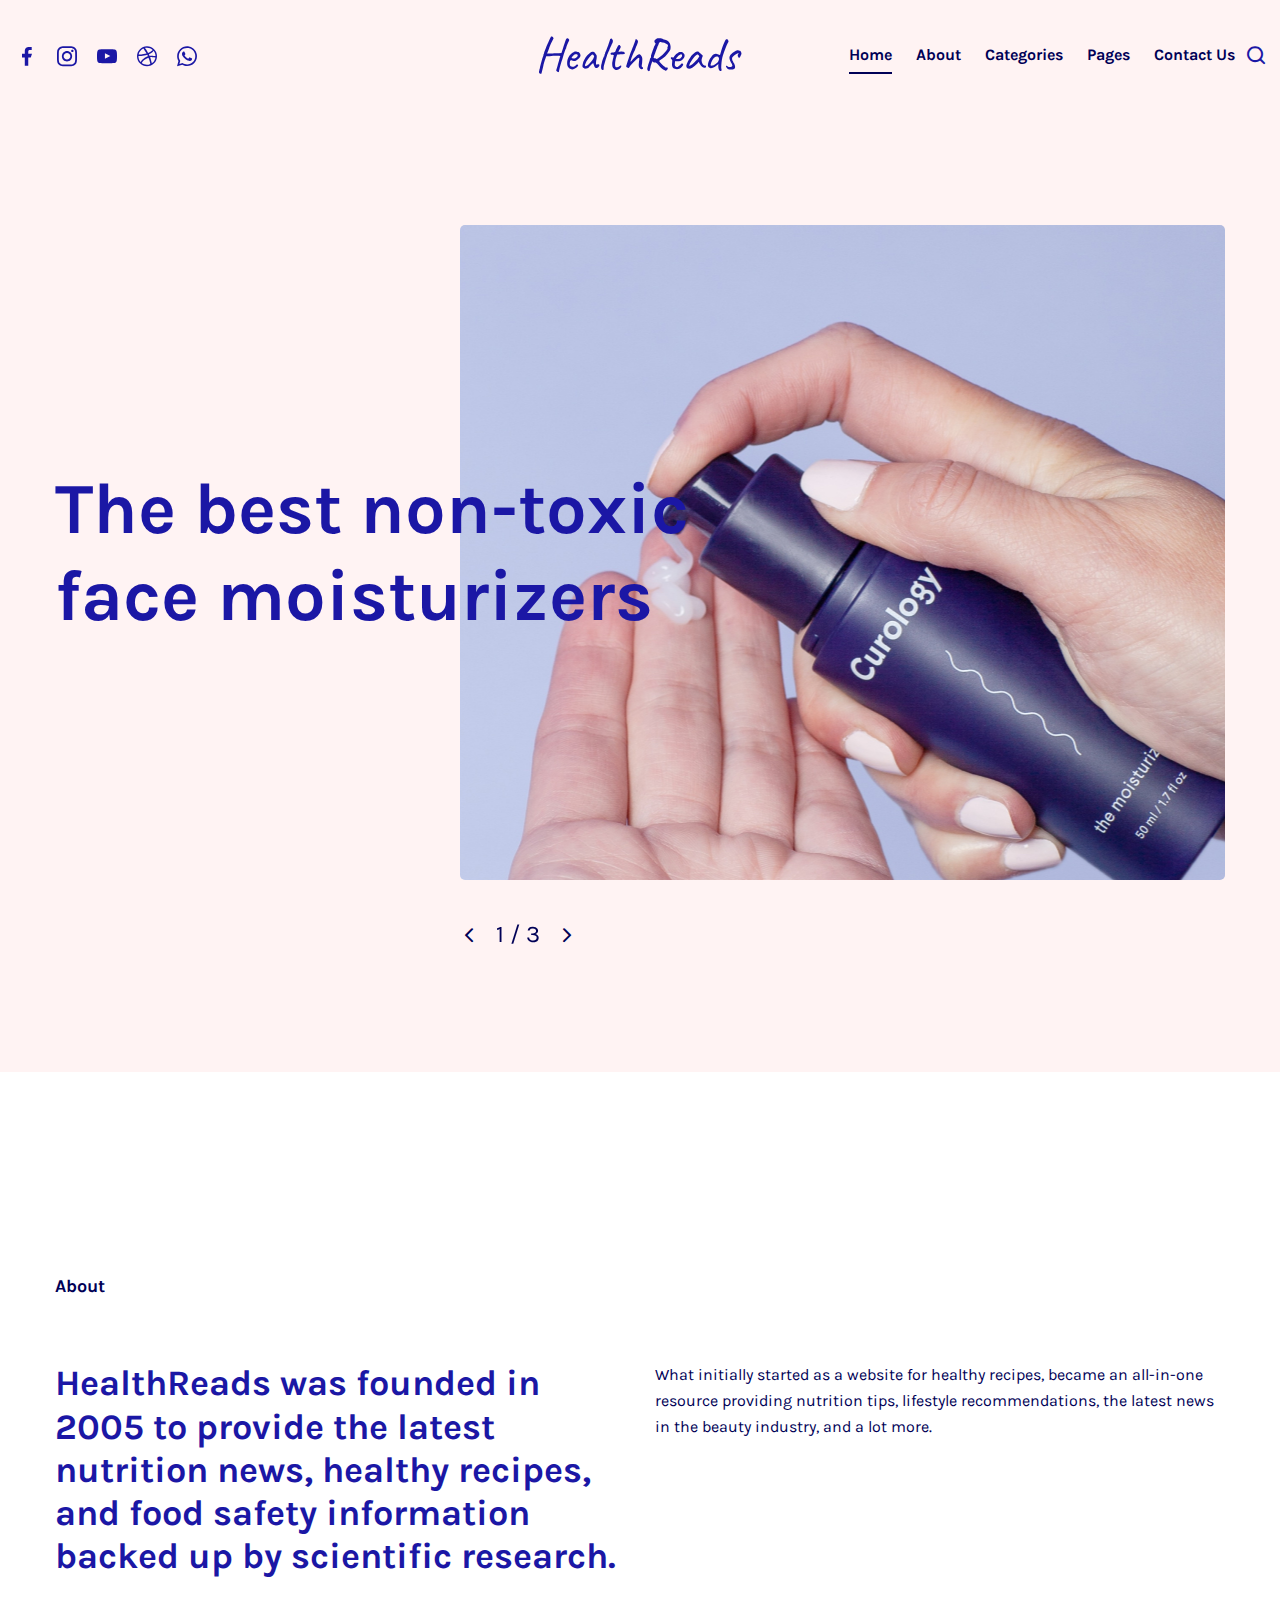
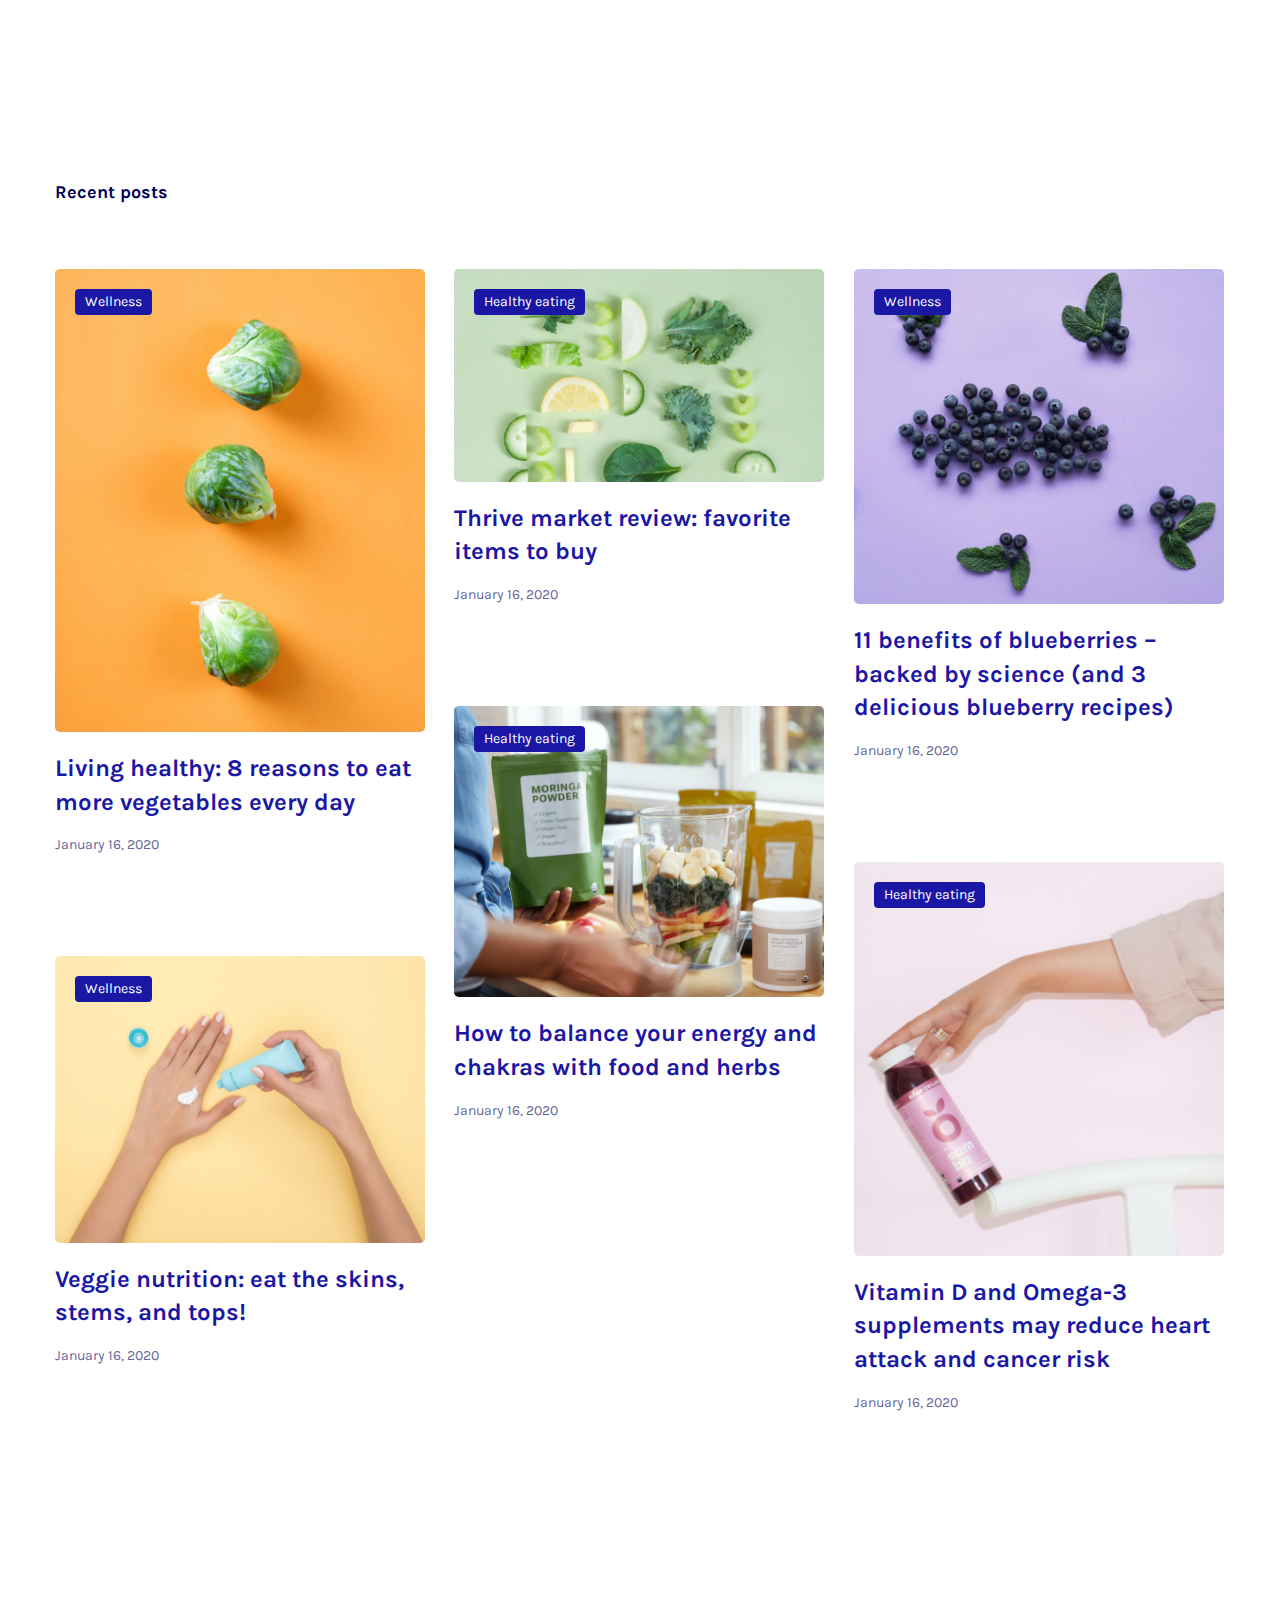
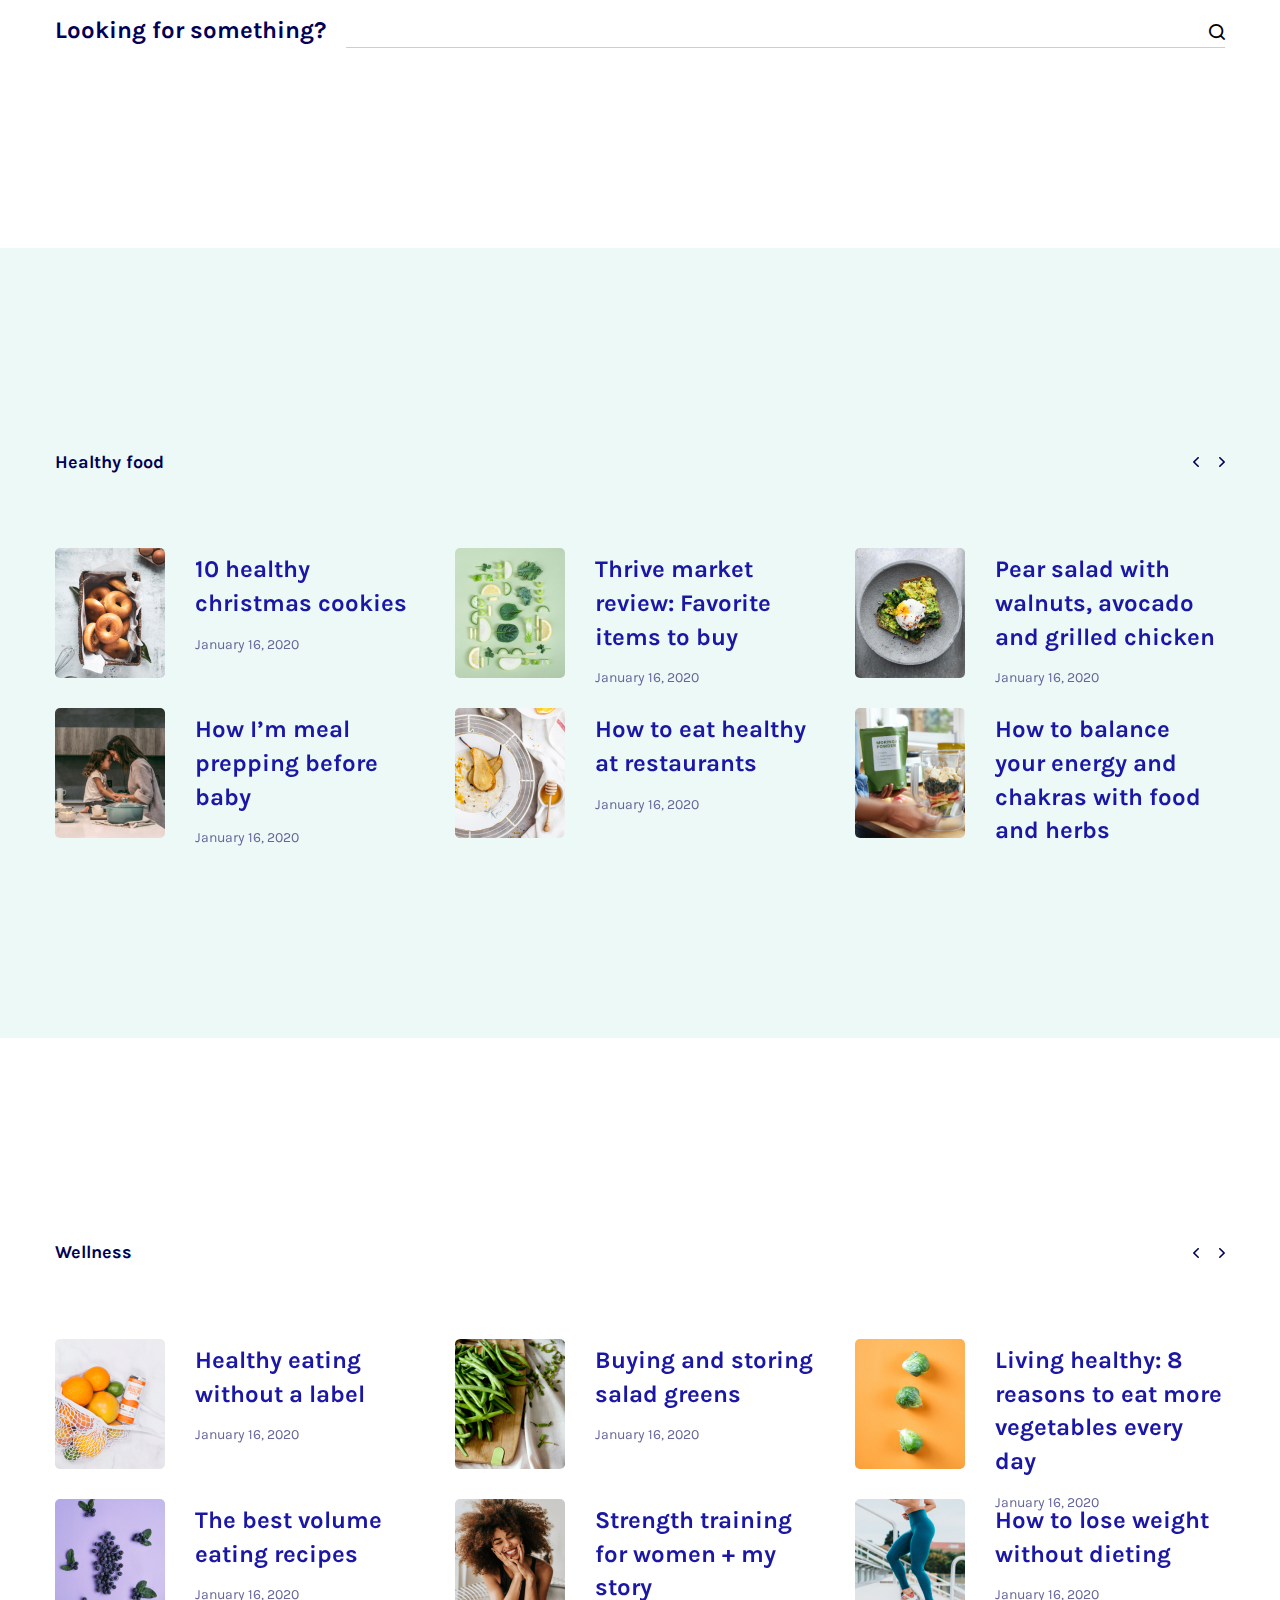
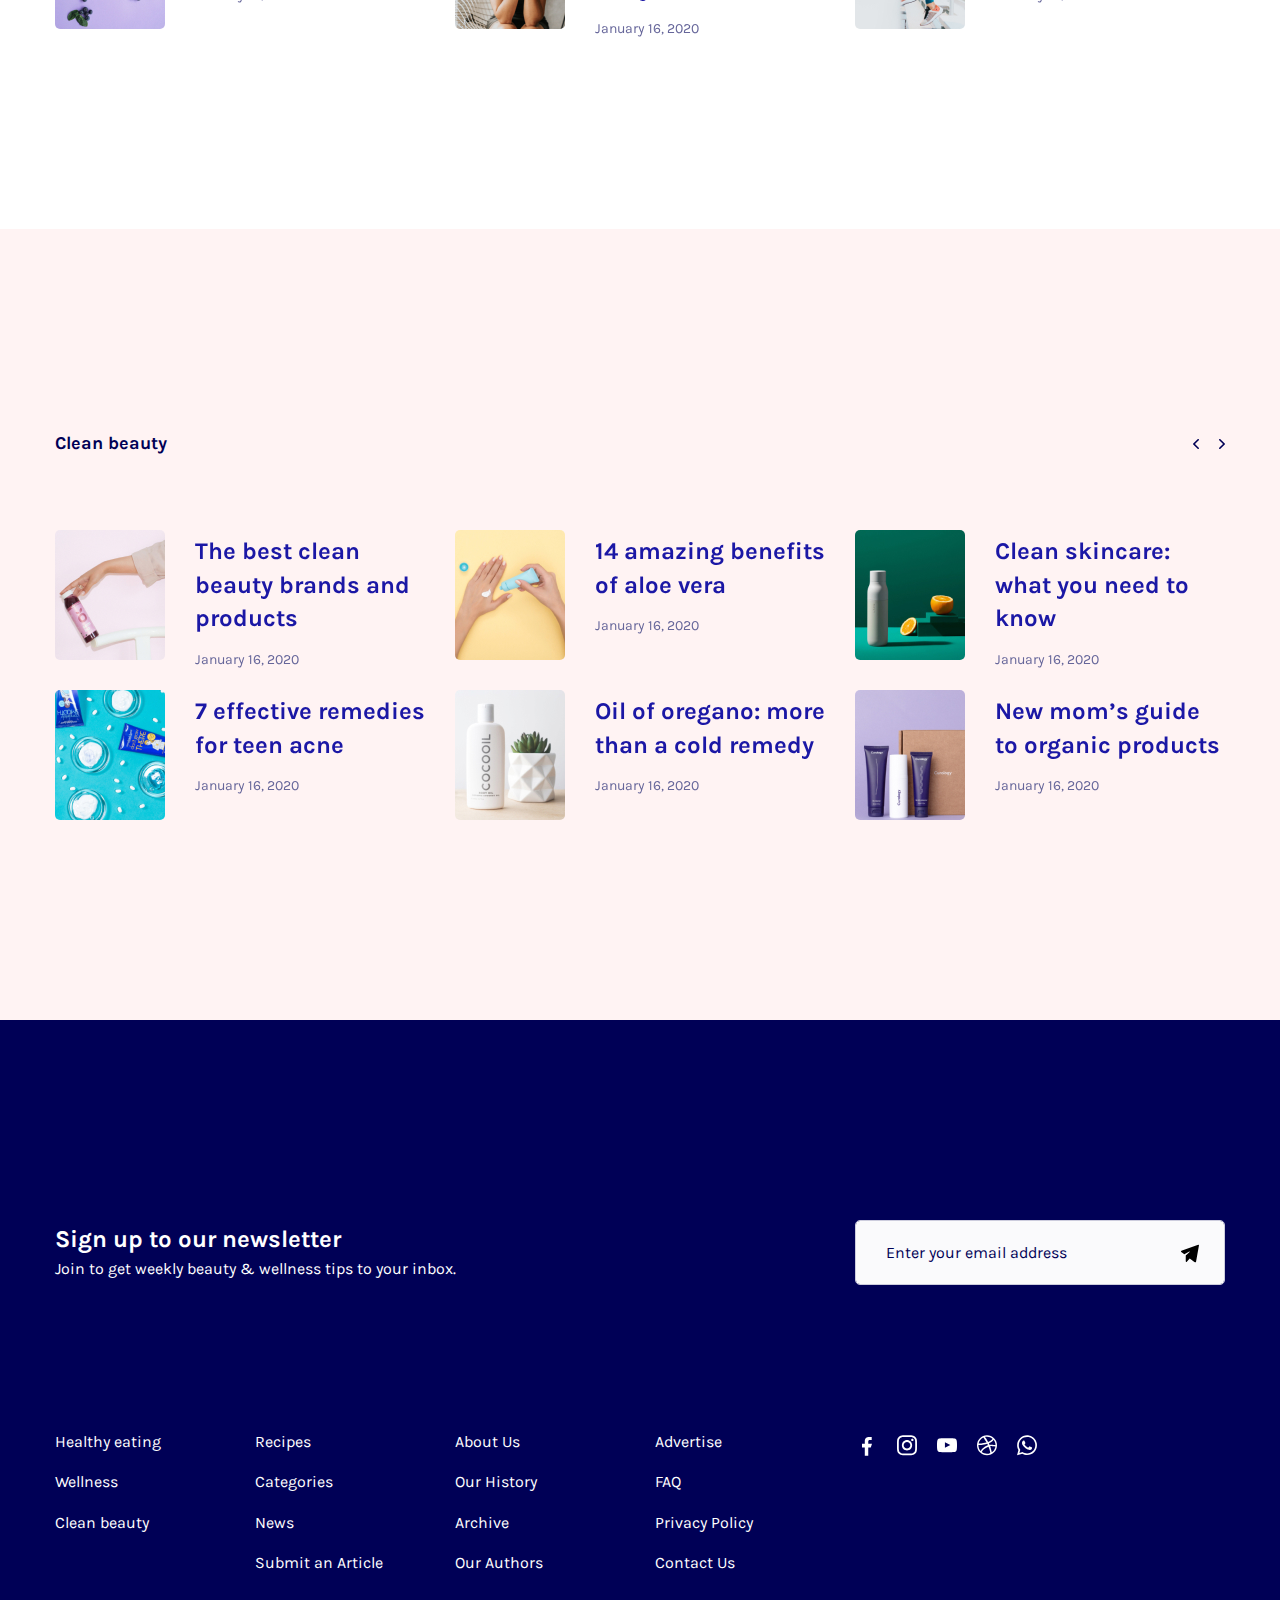
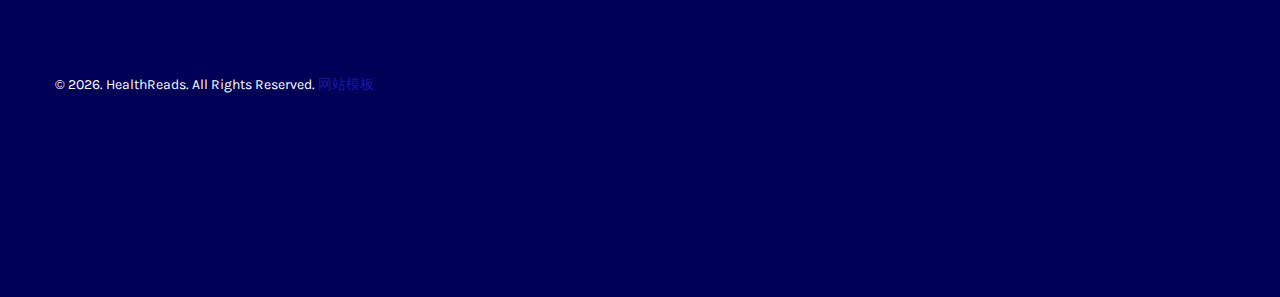
<file: index.html>
<!DOCTYPE html>
<html lang="en">
  <head>
    <title>Home</title>
    <meta charset="utf-8">
    <meta name="viewport" content="width=device-width, height=device-height, initial-scale=1.0">
    <meta http-equiv="X-UA-Compatible" content="IE=edge">
    <link rel="icon" href="images/favicon.ico" type="image/x-icon">
    <link rel="stylesheet" href="components/base/base.css">
    <script src="components/base/core.js"></script>
    <script src="components/base/script.js"></script>
  </head>
  <body>
    <div class="page">
      <!--RD Navbar-->
      <header class="section rd-navbar-wrap" data-preset='{"title":"Navbar Consulting","category":"header","reload":true,"id":"navbar-consulting"}'>
        <nav class="rd-navbar navbar-consulting">
          <div class="navbar-container">
            <div class="navbar-cell">
              <div class="navbar-subpanel">
                <div class="navbar-subpanel-item">
                  <button class="navbar-button navbar-info-button mdi-dots-vertical novi-icon" data-multi-switch='{"targets":".rd-navbar","scope":".rd-navbar","class":"navbar-info-active","isolate":"[data-multi-switch]"}'></button>
                  <div class="navbar-info">
                    <div class="group-16 d-flex"><a class="icon-social" href="#">
                        <svg class="svg-icon" width="10" height="20" viewBox="0 0 10 20" fill="none">
                          <path d="M2.79297 19.625V11.5H0V7.75H2.79297V5.13281C2.79297 4.41667 2.89714 3.79167 3.10547 3.25781C3.32682 2.72396 3.6263 2.28125 4.00391 1.92969C4.39453 1.57812 4.85677 1.31771 5.39062 1.14844C5.92448 0.966146 6.51042 0.875 7.14844 0.875C7.7474 0.875 8.28776 0.894531 8.76953 0.933594C9.2513 0.959635 9.5638 0.985677 9.70703 1.01172V3.98047H7.94922C7.25911 3.98047 6.80339 4.13021 6.58203 4.42969C6.36068 4.72917 6.25 5.11979 6.25 5.60156V7.75H10L8.75 11.5H6.25V19.625H2.79297Z"></path>
                        </svg></a><a class="icon-social" href="#">
                        <svg class="svg-icon" width="20" height="21" viewBox="0 0 20 21">
                          <path d="M10 2.04688C11.3411 2.04688 12.2135 2.05339 12.6172 2.06641C13.0339 2.06641 13.5091 2.07943 14.043 2.10547C14.6159 2.13151 15.1562 2.22266 15.6641 2.37891C16.1849 2.52214 16.6471 2.79557 17.0508 3.19922C17.4544 3.60286 17.7279 4.0651 17.8711 4.58594C18.0273 5.09375 18.1185 5.63411 18.1445 6.20703C18.1706 6.74089 18.1836 7.21615 18.1836 7.63281C18.1966 8.03646 18.2031 8.90885 18.2031 10.25C18.2031 11.5911 18.1966 12.4701 18.1836 12.8867C18.1836 13.2904 18.1706 13.7591 18.1445 14.293C18.1185 14.8659 18.0273 15.4128 17.8711 15.9336C17.7279 16.4414 17.4544 16.8971 17.0508 17.3008C16.6471 17.7044 16.1849 17.9844 15.6641 18.1406C15.1562 18.2839 14.6159 18.3685 14.043 18.3945C13.5091 18.4206 13.0339 18.4401 12.6172 18.4531C12.2135 18.4531 11.3411 18.4531 10 18.4531C8.65885 18.4531 7.77995 18.4531 7.36328 18.4531C6.95964 18.4401 6.49089 18.4206 5.95703 18.3945C5.38411 18.3685 4.83724 18.2839 4.31641 18.1406C3.80859 17.9844 3.35286 17.7044 2.94922 17.3008C2.54557 16.8971 2.26562 16.4414 2.10938 15.9336C1.96615 15.4128 1.88151 14.8659 1.85547 14.293C1.82943 13.7591 1.8099 13.2904 1.79688 12.8867C1.79688 12.4701 1.79688 11.5911 1.79688 10.25C1.79688 8.90885 1.79688 8.03646 1.79688 7.63281C1.8099 7.21615 1.82943 6.74089 1.85547 6.20703C1.88151 5.63411 1.96615 5.09375 2.10938 4.58594C2.26562 4.0651 2.54557 3.60286 2.94922 3.19922C3.35286 2.79557 3.80859 2.52214 4.31641 2.37891C4.83724 2.22266 5.38411 2.13151 5.95703 2.10547C6.49089 2.07943 6.95964 2.06641 7.36328 2.06641C7.77995 2.05339 8.65885 2.04688 10 2.04688ZM10 0.25C8.64583 0.25 7.75391 0.25651 7.32422 0.269531C6.89453 0.269531 6.41276 0.282552 5.87891 0.308594C5.05859 0.347656 4.29688 0.484375 3.59375 0.71875C2.89062 0.953125 2.2526 1.35677 1.67969 1.92969C1.10677 2.5026 0.703125 3.14062 0.46875 3.84375C0.234375 4.54688 0.0976562 5.30859 0.0585938 6.12891C0.0325521 6.66276 0.0130208 7.14453 0 7.57422C0 8.00391 0 8.89583 0 10.25C0 11.6042 0 12.4961 0 12.9258C0.0130208 13.3555 0.0325521 13.8372 0.0585938 14.3711C0.0976562 15.1914 0.234375 15.9531 0.46875 16.6562C0.703125 17.3594 1.10677 17.9974 1.67969 18.5703C2.2526 19.1432 2.89062 19.5469 3.59375 19.7812C4.29688 20.0156 5.05859 20.1523 5.87891 20.1914C6.41276 20.2174 6.89453 20.2305 7.32422 20.2305C7.75391 20.2435 8.64583 20.25 10 20.25C11.3542 20.25 12.2461 20.2435 12.6758 20.2305C13.1055 20.2305 13.5872 20.2174 14.1211 20.1914C14.9414 20.1523 15.7031 20.0156 16.4062 19.7812C17.1094 19.5469 17.7474 19.1432 18.3203 18.5703C18.8932 17.9974 19.2969 17.3594 19.5312 16.6562C19.7656 15.9531 19.9023 15.1914 19.9414 14.3711C19.9674 13.8372 19.9805 13.3555 19.9805 12.9258C19.9935 12.4961 20 11.6042 20 10.25C20 8.89583 19.9935 8.00391 19.9805 7.57422C19.9805 7.14453 19.9674 6.66276 19.9414 6.12891C19.9023 5.30859 19.7656 4.54688 19.5312 3.84375C19.2969 3.14062 18.8932 2.5026 18.3203 1.92969C17.7474 1.35677 17.1094 0.953125 16.4062 0.71875C15.7031 0.484375 14.9414 0.347656 14.1211 0.308594C13.5872 0.282552 13.1055 0.269531 12.6758 0.269531C12.2461 0.25651 11.3542 0.25 10 0.25ZM10 5.11328C9.29688 5.11328 8.63281 5.25 8.00781 5.52344C7.38281 5.78385 6.83594 6.14844 6.36719 6.61719C5.89844 7.08594 5.52734 7.63281 5.25391 8.25781C4.99349 8.88281 4.86328 9.54688 4.86328 10.25C4.86328 10.9531 4.99349 11.6172 5.25391 12.2422C5.52734 12.8672 5.89844 13.4141 6.36719 13.8828C6.83594 14.3516 7.38281 14.7227 8.00781 14.9961C8.63281 15.2565 9.29688 15.3867 10 15.3867C10.7031 15.3867 11.3672 15.2565 11.9922 14.9961C12.6172 14.7227 13.1641 14.3516 13.6328 13.8828C14.1016 13.4141 14.4661 12.8672 14.7266 12.2422C15 11.6172 15.1367 10.9531 15.1367 10.25C15.1367 9.54688 15 8.88281 14.7266 8.25781C14.4661 7.63281 14.1016 7.08594 13.6328 6.61719C13.1641 6.14844 12.6172 5.78385 11.9922 5.52344C11.3672 5.25 10.7031 5.11328 10 5.11328ZM10 13.5898C9.07552 13.5898 8.28776 13.2643 7.63672 12.6133C6.98568 11.9622 6.66016 11.1745 6.66016 10.25C6.66016 9.32552 6.98568 8.53776 7.63672 7.88672C8.28776 7.23568 9.07552 6.91016 10 6.91016C10.9245 6.91016 11.7122 7.23568 12.3633 7.88672C13.0143 8.53776 13.3398 9.32552 13.3398 10.25C13.3398 11.1745 13.0143 11.9622 12.3633 12.6133C11.7122 13.2643 10.9245 13.5898 10 13.5898ZM16.543 4.91797C16.543 5.24349 16.4258 5.52344 16.1914 5.75781C15.957 5.99219 15.6706 6.10938 15.332 6.10938C15.0065 6.10938 14.7266 5.99219 14.4922 5.75781C14.2578 5.52344 14.1406 5.24349 14.1406 4.91797C14.1406 4.57943 14.2578 4.29297 14.4922 4.05859C14.7266 3.82422 15.0065 3.70703 15.332 3.70703C15.6706 3.70703 15.957 3.82422 16.1914 4.05859C16.4258 4.29297 16.543 4.57943 16.543 4.91797Z"></path>
                        </svg></a><a class="icon-social" href="#">
                        <svg class="svg-icon" width="20" height="15" viewBox="0 0 20 15">
                          <path d="M19.8047 3.24609C19.8047 3.24609 19.7461 2.99219 19.6289 2.48438C19.5117 1.97656 19.3034 1.57292 19.0039 1.27344C18.6263 0.869792 18.2422 0.635417 17.8516 0.570312C17.474 0.492188 17.1875 0.440104 16.9922 0.414062C16.3021 0.361979 15.5469 0.322917 14.7266 0.296875C13.9062 0.270833 13.1445 0.251302 12.4414 0.238281C11.7513 0.22526 11.1719 0.21875 10.7031 0.21875C10.2344 0.21875 10 0.21875 10 0.21875C10 0.21875 9.76562 0.21875 9.29688 0.21875C8.82812 0.21875 8.24219 0.22526 7.53906 0.238281C6.84896 0.251302 6.09375 0.270833 5.27344 0.296875C4.45312 0.322917 3.69792 0.361979 3.00781 0.414062C2.8125 0.440104 2.51953 0.492188 2.12891 0.570312C1.7513 0.635417 1.3737 0.869792 0.996094 1.27344C0.696615 1.57292 0.488281 1.97656 0.371094 2.48438C0.253906 2.99219 0.195312 3.24609 0.195312 3.24609C0.195312 3.24609 0.16276 3.58464 0.0976562 4.26172C0.0325521 4.9388 0 5.68099 0 6.48828V8.01172C0 8.81901 0.0325521 9.5612 0.0976562 10.2383C0.16276 10.9023 0.195312 11.2344 0.195312 11.2344C0.195312 11.2344 0.253906 11.4948 0.371094 12.0156C0.488281 12.5234 0.696615 12.9271 0.996094 13.2266C1.3737 13.6302 1.77734 13.8646 2.20703 13.9297C2.64974 13.9948 2.98177 14.0469 3.20312 14.0859C3.60677 14.125 4.1862 14.1576 4.94141 14.1836C5.69661 14.2096 6.44531 14.2292 7.1875 14.2422C7.94271 14.2552 8.60026 14.2682 9.16016 14.2812C9.72005 14.2812 10 14.2812 10 14.2812C10 14.2812 10.2344 14.2812 10.7031 14.2812C11.1719 14.2812 11.7513 14.2747 12.4414 14.2617C13.1445 14.2487 13.9062 14.2292 14.7266 14.2031C15.5469 14.1641 16.3021 14.1185 16.9922 14.0664C17.1875 14.0534 17.474 14.0143 17.8516 13.9492C18.2422 13.8711 18.6263 13.6302 19.0039 13.2266C19.3034 12.9271 19.5117 12.5234 19.6289 12.0156C19.7461 11.4948 19.8047 11.2344 19.8047 11.2344C19.8047 11.2344 19.8372 10.9023 19.9023 10.2383C19.9674 9.5612 20 8.81901 20 8.01172V6.48828C20 5.68099 19.9674 4.9388 19.9023 4.26172C19.8372 3.58464 19.8047 3.24609 19.8047 3.24609ZM7.92969 9.84766V4.22266L13.3398 7.03516L7.92969 9.84766Z"></path>
                        </svg></a><a class="icon-social" href="#">
                        <svg class="svg-icon" width="20" height="21" viewBox="0 0 20 21">
                          <path d="M10 20.25C8.61979 20.25 7.32422 19.9831 6.11328 19.4492C4.90234 18.9284 3.84115 18.2188 2.92969 17.3203C2.03125 16.4089 1.3151 15.3477 0.78125 14.1367C0.260417 12.9258 0 11.6302 0 10.25C0 8.86979 0.260417 7.57422 0.78125 6.36328C1.3151 5.15234 2.03125 4.09766 2.92969 3.19922C3.84115 2.28776 4.90234 1.57161 6.11328 1.05078C7.32422 0.516927 8.61979 0.25 10 0.25C11.3802 0.25 12.6758 0.516927 13.8867 1.05078C15.0977 1.57161 16.1523 2.28776 17.0508 3.19922C17.9622 4.09766 18.6784 5.15234 19.1992 6.36328C19.7331 7.57422 20 8.86979 20 10.25C20 11.6302 19.7331 12.9258 19.1992 14.1367C18.6784 15.3477 17.9622 16.4089 17.0508 17.3203C16.1523 18.2188 15.0977 18.9284 13.8867 19.4492C12.6758 19.9831 11.3802 20.25 10 20.25ZM18.4375 11.6172C18.3594 11.5911 18.1641 11.5391 17.8516 11.4609C17.5391 11.3828 17.1419 11.3112 16.6602 11.2461C16.1914 11.181 15.651 11.1419 15.0391 11.1289C14.4271 11.1029 13.7826 11.1419 13.1055 11.2461C13.3919 12.0143 13.6328 12.7435 13.8281 13.4336C14.0234 14.1107 14.1862 14.7161 14.3164 15.25C14.4596 15.7839 14.5638 16.2331 14.6289 16.5977C14.707 16.9622 14.7526 17.2096 14.7656 17.3398C15.2474 17.0143 15.6901 16.6497 16.0938 16.2461C16.4974 15.8294 16.8555 15.3802 17.168 14.8984C17.4935 14.4036 17.7604 13.8828 17.9688 13.3359C18.1771 12.7891 18.3333 12.2161 18.4375 11.6172ZM13.3398 18.1211C13.3008 17.9388 13.2422 17.6458 13.1641 17.2422C13.0859 16.8255 12.9753 16.3372 12.832 15.7773C12.6888 15.2044 12.5065 14.5664 12.2852 13.8633C12.0768 13.1602 11.8229 12.4245 11.5234 11.6562C11.5104 11.6562 11.4974 11.6562 11.4844 11.6562C11.4714 11.6562 11.4648 11.6628 11.4648 11.6758C10.2539 12.0924 9.23177 12.5938 8.39844 13.1797C7.5651 13.7526 6.88151 14.3125 6.34766 14.8594C5.82682 15.3932 5.44271 15.8685 5.19531 16.2852C4.94792 16.6888 4.80469 16.9297 4.76562 17.0078C5.48177 17.5677 6.28255 18.0104 7.16797 18.3359C8.06641 18.6484 9.01042 18.8047 10 18.8047C10.5859 18.8047 11.1589 18.7461 11.7188 18.6289C12.2786 18.5117 12.819 18.3424 13.3398 18.1211ZM3.65234 15.9727C3.70443 15.8945 3.88672 15.6211 4.19922 15.1523C4.51172 14.6836 4.96094 14.1562 5.54688 13.5703C6.13281 12.9714 6.84245 12.3724 7.67578 11.7734C8.52214 11.1745 9.4987 10.6927 10.6055 10.3281C10.6576 10.3151 10.7096 10.3021 10.7617 10.2891C10.8138 10.276 10.8724 10.2565 10.9375 10.2305C10.8333 9.99609 10.7227 9.75521 10.6055 9.50781C10.4883 9.26042 10.3646 9.01953 10.2344 8.78516C9.16667 9.11068 8.125 9.35807 7.10938 9.52734C6.10677 9.68359 5.20182 9.80078 4.39453 9.87891C3.58724 9.94401 2.91667 9.98307 2.38281 9.99609C1.86198 9.99609 1.55599 9.99609 1.46484 9.99609C1.46484 10.0482 1.46484 10.0938 1.46484 10.1328C1.46484 10.1719 1.46484 10.2174 1.46484 10.2695C1.46484 10.8164 1.51042 11.3503 1.60156 11.8711C1.70573 12.3919 1.84896 12.8932 2.03125 13.375C2.22656 13.8568 2.46094 14.319 2.73438 14.7617C3.00781 15.1914 3.3138 15.5951 3.65234 15.9727ZM1.64062 8.51172C1.73177 8.51172 2.00521 8.51172 2.46094 8.51172C2.92969 8.4987 3.51562 8.45964 4.21875 8.39453C4.9349 8.32943 5.7487 8.22526 6.66016 8.08203C7.58464 7.9388 8.54167 7.73698 9.53125 7.47656C9.17969 6.85156 8.82812 6.25911 8.47656 5.69922C8.125 5.1263 7.79948 4.61849 7.5 4.17578C7.21354 3.73307 6.96615 3.36849 6.75781 3.08203C6.54948 2.79557 6.41927 2.61328 6.36719 2.53516C5.76823 2.82161 5.20833 3.16667 4.6875 3.57031C4.17969 3.97396 3.71745 4.4362 3.30078 4.95703C2.89714 5.46484 2.55208 6.01823 2.26562 6.61719C1.99219 7.21615 1.78385 7.84766 1.64062 8.51172ZM8.00781 1.94922C8.0599 2.04036 8.1901 2.22917 8.39844 2.51562C8.60677 2.80208 8.86068 3.16667 9.16016 3.60938C9.45964 4.05208 9.78516 4.5599 10.1367 5.13281C10.4883 5.70573 10.8398 6.31771 11.1914 6.96875C12.7018 6.39583 13.8021 5.76432 14.4922 5.07422C15.1953 4.38411 15.5859 3.98698 15.6641 3.88281C14.9089 3.20573 14.043 2.67839 13.0664 2.30078C12.1029 1.91016 11.0807 1.71484 10 1.71484C9.66146 1.71484 9.32292 1.74089 8.98438 1.79297C8.64583 1.83203 8.32031 1.88411 8.00781 1.94922ZM16.6211 4.85938C16.569 4.92448 16.4388 5.07422 16.2305 5.30859C16.0221 5.54297 15.7227 5.82292 15.332 6.14844C14.9544 6.47396 14.4727 6.82552 13.8867 7.20312C13.3138 7.56771 12.6302 7.91276 11.8359 8.23828C11.9401 8.43359 12.0378 8.63542 12.1289 8.84375C12.2331 9.05208 12.3242 9.26042 12.4023 9.46875C12.4414 9.54688 12.474 9.625 12.5 9.70312C12.526 9.76823 12.5586 9.83333 12.5977 9.89844C13.3008 9.82031 13.9909 9.78776 14.668 9.80078C15.3581 9.80078 15.9766 9.83333 16.5234 9.89844C17.0703 9.95052 17.526 10.0091 17.8906 10.0742C18.2552 10.1263 18.4701 10.1654 18.5352 10.1914C18.5352 9.17578 18.3594 8.21875 18.0078 7.32031C17.6693 6.40885 17.207 5.58854 16.6211 4.85938Z"></path>
                        </svg></a><a class="icon-social" href="#">
                        <svg class="svg-icon" width="20" height="21" viewBox="0 0 20 21">
                          <path d="M0.0390625 20.25L1.44531 15.1133C1.01562 14.3581 0.690104 13.5638 0.46875 12.7305C0.247396 11.8841 0.136719 11.0247 0.136719 10.1523C0.136719 8.78516 0.397135 7.5026 0.917969 6.30469C1.4388 5.10677 2.14193 4.05859 3.02734 3.16016C3.92578 2.26172 4.97396 1.55208 6.17188 1.03125C7.38281 0.510417 8.67188 0.25 10.0391 0.25C10.7031 0.25 11.3542 0.315104 11.9922 0.445312C12.6302 0.575521 13.2422 0.764323 13.8281 1.01172C14.4271 1.24609 14.9935 1.54557 15.5273 1.91016C16.0742 2.27474 16.582 2.69141 17.0508 3.16016C17.5195 3.62891 17.9362 4.13672 18.3008 4.68359C18.6654 5.21745 18.9648 5.78385 19.1992 6.38281C19.4466 6.96875 19.6354 7.58073 19.7656 8.21875C19.8958 8.85677 19.9609 9.50781 19.9609 10.1719C19.9609 11.5391 19.7005 12.8216 19.1797 14.0195C18.6589 15.2174 17.9492 16.2656 17.0508 17.1641C16.1523 18.0625 15.0977 18.7721 13.8867 19.293C12.6888 19.8138 11.4062 20.0742 10.0391 20.0742C9.20573 20.0742 8.38542 19.9701 7.57812 19.7617C6.78385 19.5664 6.02214 19.2669 5.29297 18.8633L0.0390625 20.25ZM5.54688 17.0859L5.83984 17.2617C6.47786 17.6393 7.14844 17.9258 7.85156 18.1211C8.56771 18.3034 9.29688 18.401 10.0391 18.4141C11.1719 18.4141 12.2396 18.1992 13.2422 17.7695C14.2448 17.3268 15.1172 16.7344 15.8594 15.9922C16.6146 15.25 17.207 14.3776 17.6367 13.375C18.0664 12.3724 18.2812 11.3047 18.2812 10.1719C18.2812 9.61198 18.2292 9.07161 18.125 8.55078C18.0208 8.01693 17.8646 7.5026 17.6562 7.00781C17.4479 6.51302 17.194 6.04427 16.8945 5.60156C16.5951 5.14583 16.2565 4.72266 15.8789 4.33203C15.4883 3.94141 15.0651 3.59635 14.6094 3.29688C14.1667 2.9974 13.6979 2.75 13.2031 2.55469C12.7083 2.34635 12.194 2.1901 11.6602 2.08594C11.1393 1.98177 10.599 1.92969 10.0391 1.92969C8.90625 1.92969 7.83854 2.14453 6.83594 2.57422C5.83333 3.00391 4.96094 3.59635 4.21875 4.35156C3.47656 5.09375 2.88411 5.96615 2.44141 6.96875C2.01172 7.95833 1.79688 9.01953 1.79688 10.1523C1.79688 10.9336 1.90104 11.7018 2.10938 12.457C2.33073 13.1992 2.64974 13.8958 3.06641 14.5469L3.26172 14.8594L2.42188 17.8867L5.54688 17.0859ZM7.55859 6.01172C7.46745 5.77734 7.36979 5.65365 7.26562 5.64062C7.17448 5.61458 7.08984 5.60156 7.01172 5.60156C6.93359 5.58854 6.85547 5.58203 6.77734 5.58203C6.69922 5.58203 6.61458 5.58203 6.52344 5.58203C6.44531 5.58203 6.34115 5.60156 6.21094 5.64062C6.09375 5.67969 5.98307 5.76432 5.87891 5.89453C5.76172 6.01172 5.58594 6.23307 5.35156 6.55859C5.11719 6.88411 5 7.35286 5 7.96484C5 8.57682 5.14974 9.13672 5.44922 9.64453C5.76172 10.1523 5.95052 10.4453 6.01562 10.5234C6.04167 10.5625 6.15885 10.7318 6.36719 11.0312C6.58854 11.3177 6.88151 11.6562 7.24609 12.0469C7.61068 12.4375 8.04688 12.8411 8.55469 13.2578C9.0625 13.6615 9.62891 13.9935 10.2539 14.2539C10.5404 14.3841 10.8008 14.4948 11.0352 14.5859C11.2695 14.6641 11.4779 14.7292 11.6602 14.7812C11.9596 14.8724 12.2396 14.918 12.5 14.918C12.7604 14.918 13.0013 14.9049 13.2227 14.8789C13.457 14.8398 13.7695 14.7096 14.1602 14.4883C14.5508 14.2539 14.7917 13.9935 14.8828 13.707C14.987 13.4206 15.0456 13.1667 15.0586 12.9453C15.0716 12.7109 15.0651 12.5677 15.0391 12.5156C15 12.4635 14.9414 12.418 14.8633 12.3789C14.7852 12.3398 14.6875 12.2943 14.5703 12.2422C14.4401 12.1771 14.1536 12.0404 13.7109 11.832C13.2682 11.6107 12.9883 11.474 12.8711 11.4219C12.7539 11.3828 12.6497 11.3633 12.5586 11.3633C12.4805 11.3633 12.3958 11.4284 12.3047 11.5586C12.2266 11.6758 12.0964 11.8451 11.9141 12.0664C11.7318 12.2878 11.6016 12.4375 11.5234 12.5156C11.4583 12.6068 11.3802 12.6589 11.2891 12.6719C11.2109 12.6719 11.1133 12.6458 10.9961 12.5938C10.8659 12.5286 10.6185 12.4115 10.2539 12.2422C9.88932 12.0729 9.47266 11.7799 9.00391 11.3633C8.6263 11.0247 8.32031 10.6862 8.08594 10.3477C7.85156 9.99609 7.69531 9.76172 7.61719 9.64453C7.55208 9.51432 7.53906 9.41667 7.57812 9.35156C7.61719 9.27344 7.66927 9.20182 7.73438 9.13672C7.78646 9.08464 7.84505 9.01953 7.91016 8.94141C7.97526 8.85026 8.04036 8.77214 8.10547 8.70703C8.17057 8.62891 8.21615 8.5638 8.24219 8.51172C8.26823 8.44661 8.30078 8.375 8.33984 8.29688C8.39193 8.20573 8.41146 8.1276 8.39844 8.0625C8.38542 7.98438 8.35938 7.91276 8.32031 7.84766C8.29427 7.79557 8.18359 7.54167 7.98828 7.08594C7.80599 6.61719 7.66276 6.25911 7.55859 6.01172Z"></path>
                        </svg></a></div>
                  </div>
                </div>
              </div>
            </div>
            <div class="navbar-cell">
              <div class="navbar-panel">
                <button class="navbar-switch int-hamburger novi-icon" data-multi-switch='{"targets":".rd-navbar","scope":".rd-navbar","isolate":"[data-multi-switch]"}'></button>
                <div class="navbar-logo">
                  <!-- Logo-->
                  <div class="logo"><a class="logo-link" href="index.html"><img class="logo-image-default" src="images/logo-default-204x38.svg" alt="HealthReads" width="204" height="38"/><img class="logo-image-inverse" src="images/logo-inverse-204x38.svg" alt="HealthReads" width="204" height="38"/></a></div>
                </div>
              </div>
            </div>
            <div class="navbar-cell">
              <ul class="navbar-navigation rd-navbar-nav">
                <li class="navbar-navigation-root-item active"><a class="navbar-navigation-root-link" href="index.html">Home</a>
                </li>
                <li class="navbar-navigation-root-item"><a class="navbar-navigation-root-link" href="about.html">About</a>
                </li>
                <li class="navbar-navigation-root-item"><a class="navbar-navigation-root-link" href="#">Categories</a>
                  <ul class="navbar-navigation-dropdown rd-navbar-dropdown">
                    <li class="navbar-navigation-back">
                      <button class="navbar-navigation-back-btn">Back</button>
                    </li>
                    <li class="navbar-navigation-dropdown-item"><a class="navbar-navigation-dropdown-link" href="blog.html">Clean beauty</a>
                    </li>
                    <li class="navbar-navigation-dropdown-item"><a class="navbar-navigation-dropdown-link" href="blog.html">Healthy eating</a>
                    </li>
                    <li class="navbar-navigation-dropdown-item"><a class="navbar-navigation-dropdown-link" href="blog.html">Wellness</a>
                    </li>
                    <li class="navbar-navigation-dropdown-item"><a class="navbar-navigation-dropdown-link" href="single-post.html">Single post</a>
                    </li>
                  </ul>
                </li>
                <li class="navbar-navigation-root-item"><a class="navbar-navigation-root-link" href="#">Pages</a>
                  <ul class="navbar-navigation-dropdown rd-navbar-dropdown">
                    <li class="navbar-navigation-back">
                      <button class="navbar-navigation-back-btn">Back</button>
                    </li>
                    <li class="navbar-navigation-dropdown-item"><a class="navbar-navigation-dropdown-link" href="typography.html">Typography</a>
                    </li>
                    <li class="navbar-navigation-dropdown-item"><a class="navbar-navigation-dropdown-link" href="buttons.html">Buttons</a>
                    </li>
                    <li class="navbar-navigation-dropdown-item"><a class="navbar-navigation-dropdown-link" href="grid-system.html">Grid system</a>
                    </li>
                    <li class="navbar-navigation-dropdown-item"><a class="navbar-navigation-dropdown-link" href="search-results.html">Search results</a>
                    </li>
                    <li class="navbar-navigation-dropdown-item"><a class="navbar-navigation-dropdown-link" href="privacy-policy.html">Privacy policy</a>
                    </li>
                  </ul>
                </li>
                <li class="navbar-navigation-root-item"><a class="navbar-navigation-root-link" href="contact-us.html">Contact Us</a>
                </li>
              </ul>
              <div class="navbar-search-box">
                <div class="navbar-search">
                  <div class="navbar-search-container">
                    <form class="navbar-search-form" action="search-results.html" method="GET" data-rd-search='{"output":".navbar-search-results","mode":"live","liveResults":3,"template":"<h5 class=\"search-title\"><a target=\"_top\" href=\"#{href}\" class=\"search-link\">#{title}</a></h5><p>...#{token}...</p>"}'>
                      <button class="navbar-search-btn int-search novi-icon"></button>
                      <input class="navbar-search-input" type="text" placeholder="Looking for something?" autocomplete="off" name="s"/>
                      <button class="navbar-search-close search-switch int-close novi-icon" type="button" data-multi-switch='{"targets":".rd-navbar","scope":".rd-navbar","class":"navbar-search-active","isolate":"[data-multi-switch]:not(.search-switch)"}'></button>
                    </form>
                  </div>
                </div>
                <div class="navbar-search-results">No results</div>
                <button class="navbar-button search-switch int-search novi-icon" data-multi-switch='{"targets":".rd-navbar","scope":".rd-navbar","class":"navbar-search-active","isolate":"[data-multi-switch]:not(.search-switch)"}'></button>
              </div>
            </div>
          </div>
        </nav>
      </header>

      <!-- Intro-->
      <section class="section section-md bg-secondary-2">
        <div class="container">
          <div class="swiper-container swiper-creative" data-swiper='{"pagination":{"type":"fraction"},"effect":"fade"}'>
            <div class="swiper-wrapper">
              <!-- Slides-->
              <div class="swiper-slide" style="background-image: url( images/home-01-830x655.jpg )">
                <div class="row">
                  <div class="col-sm-7">
                    <h1>The best non-toxic face moisturizers</h1>
                  </div>
                </div>
              </div>
              <div class="swiper-slide" style="background-image: url( images/home-02-830x655.jpg )">
                <div class="row">
                  <div class="col-sm-7">
                    <div class="h1">9 best foods for a healthy liver</div>
                  </div>
                </div>
              </div>
              <div class="swiper-slide" style="background-image: url( images/home-03-830x655.jpg )">
                <div class="row">
                  <div class="col-sm-7">
                    <div class="h1">All-natural DIYs to hydrate your skin this winter</div>
                  </div>
                </div>
              </div>
            </div>
            <div class="swiper-navigations">
              <div class="swiper-button-prev"></div>
              <div class="swiper-pagination"></div>
              <div class="swiper-button-next"></div>
            </div>
          </div>
        </div>
      </section>

      <!-- About-->
      <section class="section section-lg bg-white">
        <div class="container">
          <h2 class="h6">About</h2>
          <div class="row row-30">
            <div class="col-md-6">
              <h3>HealthReads was founded in 2005 to provide the latest nutrition news, healthy recipes, and food safety information backed up by scientific research.</h3>
            </div>
            <div class="col-md-6">
              <p>What initially started as a website for healthy recipes, became an all-in-one resource providing nutrition tips, lifestyle recommendations, the latest news in the beauty industry, and a lot more.</p>
            </div>
          </div>
        </div>
      </section>

      <!-- Recent posts-->
      <section class="section section-lg bg-white">
        <div class="container isotope-wrap">
          <h2 class="h6">Recent posts</h2>
          <div class="row row-xxl-132 row-xl-100 row-lg-60 row-30 isotope">
            <div class="col-lg-4 col-xs-6 isotope-item">
              <article class="post post-vertical">
                <figure class="post-vertical-figure"><a class="link-image rounded" href="single-post.html"><img src="images/home-04-390x488.jpg" alt="" width="390" height="488"/></a>
                  <figcaption><a class="post-vertical-badge badge" href="single-post.html">Wellness</a></figcaption>
                </figure>
                <h5 class="post-vertical-title"><a href="single-post.html">Living healthy: 8 reasons to eat more vegetables every day</a></h5>
                <time class="post-vertical-time" datetime="2020">January 16, 2020</time>
              </article>
            </div>
            <div class="col-lg-4 col-xs-6 isotope-item">
              <article class="post post-vertical">
                <figure class="post-vertical-figure"><a class="link-image rounded" href="single-post.html"><img src="images/home-05-390x224.jpg" alt="" width="390" height="224"/></a>
                  <figcaption><a class="post-vertical-badge badge" href="single-post.html">Healthy eating</a></figcaption>
                </figure>
                <h5 class="post-vertical-title"><a href="single-post.html">Thrive market review: favorite items to buy</a></h5>
                <time class="post-vertical-time" datetime="2020">January 16, 2020</time>
              </article>
            </div>
            <div class="col-lg-4 col-xs-6 isotope-item">
              <article class="post post-vertical">
                <figure class="post-vertical-figure"><a class="link-image rounded" href="single-post.html"><img src="images/home-06-390x353.jpg" alt="" width="390" height="353"/></a>
                  <figcaption><a class="post-vertical-badge badge" href="single-post.html">Wellness</a></figcaption>
                </figure>
                <h5 class="post-vertical-title"><a href="single-post.html">11 benefits of blueberries – backed by science (and 3 delicious blueberry recipes)</a></h5>
                <time class="post-vertical-time" datetime="2020">January 16, 2020</time>
              </article>
            </div>
            <div class="col-lg-4 col-xs-6 isotope-item">
              <article class="post post-vertical">
                <figure class="post-vertical-figure"><a class="link-image rounded" href="single-post.html"><img src="images/home-07-390x307.jpg" alt="" width="390" height="307"/></a>
                  <figcaption><a class="post-vertical-badge badge" href="single-post.html">Healthy eating</a></figcaption>
                </figure>
                <h5 class="post-vertical-title"><a href="single-post.html">How to balance your energy and chakras with food and herbs</a></h5>
                <time class="post-vertical-time" datetime="2020">January 16, 2020</time>
              </article>
            </div>
            <div class="col-lg-4 col-xs-6 isotope-item">
              <article class="post post-vertical">
                <figure class="post-vertical-figure"><a class="link-image rounded" href="single-post.html"><img src="images/home-08-390x415.jpg" alt="" width="390" height="415"/></a>
                  <figcaption><a class="post-vertical-badge badge" href="single-post.html">Healthy eating</a></figcaption>
                </figure>
                <h5 class="post-vertical-title"><a href="single-post.html">Vitamin D and Omega-3 supplements may reduce heart attack and cancer risk</a></h5>
                <time class="post-vertical-time" datetime="2020">January 16, 2020</time>
              </article>
            </div>
            <div class="col-lg-4 col-xs-6 isotope-item">
              <article class="post post-vertical">
                <figure class="post-vertical-figure"><a class="link-image rounded" href="single-post.html"><img src="images/home-09-390x302.jpg" alt="" width="390" height="302"/></a>
                  <figcaption><a class="post-vertical-badge badge" href="single-post.html">Wellness</a></figcaption>
                </figure>
                <h5 class="post-vertical-title"><a href="single-post.html">Veggie nutrition: eat the skins, stems, and tops!</a></h5>
                <time class="post-vertical-time" datetime="2020">January 16, 2020</time>
              </article>
            </div>
          </div>
        </div>
      </section>

      <!-- Search-->
      <section class="section section-lg bg-white">
        <div class="container">
          <form class="search-wide" action="search-results.html" method="GET">
            <h5 class="search-wide-title">Looking for something?</h5>
            <div class="form-wrap">
              <input class="search-wide-input" type="text" autocomplete="off" name="s">
              <button class="search-wide-btn int-search novi-icon"></button>
            </div>
          </form>
        </div>
      </section>

      <!-- Healthy food-->
      <section class="section section-lg bg-secondary-3">
        <div class="container">
          <div class="section-top-layout">
            <h2 class="h6">Healthy food</h2>
            <div class="owl-nav" id="owl-nav-1">
              <button class="owl-arrow owl-arrow-prev" aria-label="Prev">
                <svg class="svg-icon" width="6" height="10">
                  <path d="M5.76036 9.76877C6.07988 9.46046 6.07988 8.96059 5.76036 8.65228L1.97527 5L5.76036 1.34772C6.07988 1.03941 6.07988 0.53954 5.76036 0.231232C5.44084 -0.0770772 4.9228 -0.0770772 4.60328 0.231232L0.23964 4.44176C-0.0798799 4.75007 -0.0798799 5.24993 0.23964 5.55824L4.60328 9.76877C4.9228 10.0771 5.44084 10.0771 5.76036 9.76877Z"></path>
                </svg>
              </button>
              <button class="owl-arrow owl-arrow-next" aria-label="Next">
                <svg class="svg-icon" width="6" height="10">
                  <path d="M0.23964 9.76877C-0.07988 9.46046 -0.07988 8.96059 0.23964 8.65228L4.02473 5L0.23964 1.34772C-0.0798804 1.03941 -0.0798804 0.539539 0.239639 0.231232C0.559159 -0.0770769 1.0772 -0.077077 1.39672 0.231232L5.76036 4.44176C6.07988 4.75007 6.07988 5.24993 5.76036 5.55824L1.39672 9.76877C1.0772 10.0771 0.55916 10.0771 0.23964 9.76877Z"></path>
                </svg>
              </button>
            </div>
          </div>
          <div class="owl-carousel" data-items="1" data-md-items="2" data-xl-items="3" data-margin="30" data-xxl-margin="50" data-nav-custom="#owl-nav-1">
            <div class="owl-post-wrap">
              <article class="post post-horizontal">
                <figure class="post-horizontal-figure"><a class="link-image rounded" href="single-post.html"><img src="images/home-10-110x130.jpg" alt="" width="110" height="130"/></a></figure>
                <div class="post-horizontal-body">
                  <h5 class="post-horizontal-title"><a href="single-post.html">10 healthy christmas cookies</a></h5>
                  <time class="post-horizontal-time" datetime="2020">January 16, 2020</time>
                </div>
              </article>
              <article class="post post-horizontal">
                <figure class="post-horizontal-figure"><a class="link-image rounded" href="single-post.html"><img src="images/home-11-110x130.jpg" alt="" width="110" height="130"/></a></figure>
                <div class="post-horizontal-body">
                  <h5 class="post-horizontal-title"><a href="single-post.html">How I’m meal prepping before baby</a></h5>
                  <time class="post-horizontal-time" datetime="2020">January 16, 2020</time>
                </div>
              </article>
            </div>
            <div class="owl-post-wrap">
              <article class="post post-horizontal">
                <figure class="post-horizontal-figure"><a class="link-image rounded" href="single-post.html"><img src="images/home-12-110x130.jpg" alt="" width="110" height="130"/></a></figure>
                <div class="post-horizontal-body">
                  <h5 class="post-horizontal-title"><a href="single-post.html">Thrive market review: Favorite items to buy</a></h5>
                  <time class="post-horizontal-time" datetime="2020">January 16, 2020</time>
                </div>
              </article>
              <article class="post post-horizontal">
                <figure class="post-horizontal-figure"><a class="link-image rounded" href="single-post.html"><img src="images/home-13-110x130.jpg" alt="" width="110" height="130"/></a></figure>
                <div class="post-horizontal-body">
                  <h5 class="post-horizontal-title"><a href="single-post.html">How to eat healthy at restaurants</a></h5>
                  <time class="post-horizontal-time" datetime="2020">January 16, 2020</time>
                </div>
              </article>
            </div>
            <div class="owl-post-wrap">
              <article class="post post-horizontal">
                <figure class="post-horizontal-figure"><a class="link-image rounded" href="single-post.html"><img src="images/home-14-110x130.jpg" alt="" width="110" height="130"/></a></figure>
                <div class="post-horizontal-body">
                  <h5 class="post-horizontal-title"><a href="single-post.html">Pear salad with walnuts, avocado and grilled chicken</a></h5>
                  <time class="post-horizontal-time" datetime="2020">January 16, 2020</time>
                </div>
              </article>
              <article class="post post-horizontal">
                <figure class="post-horizontal-figure"><a class="link-image rounded" href="single-post.html"><img src="images/home-15-110x130.jpg" alt="" width="110" height="130"/></a></figure>
                <div class="post-horizontal-body">
                  <h5 class="post-horizontal-title"><a href="single-post.html">How to balance your energy and chakras with food and herbs</a></h5>
                  <time class="post-horizontal-time" datetime="2020">January 16, 2020</time>
                </div>
              </article>
            </div>
          </div>
        </div>
      </section>

      <!-- Wellness-->
      <section class="section section-lg bg-white">
        <div class="container">
          <div class="section-top-layout">
            <h2 class="h6">Wellness</h2>
            <div class="owl-nav" id="owl-nav-2">
              <button class="owl-arrow owl-arrow-prev" aria-label="Prev">
                <svg class="svg-icon" width="6" height="10">
                  <path d="M5.76036 9.76877C6.07988 9.46046 6.07988 8.96059 5.76036 8.65228L1.97527 5L5.76036 1.34772C6.07988 1.03941 6.07988 0.53954 5.76036 0.231232C5.44084 -0.0770772 4.9228 -0.0770772 4.60328 0.231232L0.23964 4.44176C-0.0798799 4.75007 -0.0798799 5.24993 0.23964 5.55824L4.60328 9.76877C4.9228 10.0771 5.44084 10.0771 5.76036 9.76877Z"></path>
                </svg>
              </button>
              <button class="owl-arrow owl-arrow-next" aria-label="Next">
                <svg class="svg-icon" width="6" height="10">
                  <path d="M0.23964 9.76877C-0.07988 9.46046 -0.07988 8.96059 0.23964 8.65228L4.02473 5L0.23964 1.34772C-0.0798804 1.03941 -0.0798804 0.539539 0.239639 0.231232C0.559159 -0.0770769 1.0772 -0.077077 1.39672 0.231232L5.76036 4.44176C6.07988 4.75007 6.07988 5.24993 5.76036 5.55824L1.39672 9.76877C1.0772 10.0771 0.55916 10.0771 0.23964 9.76877Z"></path>
                </svg>
              </button>
            </div>
          </div>
          <div class="owl-carousel" data-items="1" data-md-items="2" data-xl-items="3" data-margin="30" data-xxl-margin="50" data-nav-custom="#owl-nav-2">
            <div class="owl-post-wrap">
              <article class="post post-horizontal">
                <figure class="post-horizontal-figure"><a class="link-image rounded" href="single-post.html"><img src="images/home-16-110x130.jpg" alt="" width="110" height="130"/></a></figure>
                <div class="post-horizontal-body">
                  <h5 class="post-horizontal-title"><a href="single-post.html">Healthy eating without a label</a></h5>
                  <time class="post-horizontal-time" datetime="2020">January 16, 2020</time>
                </div>
              </article>
              <article class="post post-horizontal">
                <figure class="post-horizontal-figure"><a class="link-image rounded" href="single-post.html"><img src="images/home-17-110x130.jpg" alt="" width="110" height="130"/></a></figure>
                <div class="post-horizontal-body">
                  <h5 class="post-horizontal-title"><a href="single-post.html">The best volume eating recipes</a></h5>
                  <time class="post-horizontal-time" datetime="2020">January 16, 2020</time>
                </div>
              </article>
            </div>
            <div class="owl-post-wrap">
              <article class="post post-horizontal">
                <figure class="post-horizontal-figure"><a class="link-image rounded" href="single-post.html"><img src="images/home-18-110x130.jpg" alt="" width="110" height="130"/></a></figure>
                <div class="post-horizontal-body">
                  <h5 class="post-horizontal-title"><a href="single-post.html">Buying and storing salad greens</a></h5>
                  <time class="post-horizontal-time" datetime="2020">January 16, 2020</time>
                </div>
              </article>
              <article class="post post-horizontal">
                <figure class="post-horizontal-figure"><a class="link-image rounded" href="single-post.html"><img src="images/home-19-110x130.jpg" alt="" width="110" height="130"/></a></figure>
                <div class="post-horizontal-body">
                  <h5 class="post-horizontal-title"><a href="single-post.html">Strength training for women + my story</a></h5>
                  <time class="post-horizontal-time" datetime="2020">January 16, 2020</time>
                </div>
              </article>
            </div>
            <div class="owl-post-wrap">
              <article class="post post-horizontal">
                <figure class="post-horizontal-figure"><a class="link-image rounded" href="single-post.html"><img src="images/home-20-110x130.jpg" alt="" width="110" height="130"/></a></figure>
                <div class="post-horizontal-body">
                  <h5 class="post-horizontal-title"><a href="single-post.html">Living healthy: 8 reasons to eat more vegetables every day</a></h5>
                  <time class="post-horizontal-time" datetime="2020">January 16, 2020</time>
                </div>
              </article>
              <article class="post post-horizontal">
                <figure class="post-horizontal-figure"><a class="link-image rounded" href="single-post.html"><img src="images/home-21-110x130.jpg" alt="" width="110" height="130"/></a></figure>
                <div class="post-horizontal-body">
                  <h5 class="post-horizontal-title"><a href="single-post.html">How to lose weight without dieting</a></h5>
                  <time class="post-horizontal-time" datetime="2020">January 16, 2020</time>
                </div>
              </article>
            </div>
          </div>
        </div>
      </section>

      <!-- Clean beauty-->
      <section class="section section-lg bg-secondary-2">
        <div class="container">
          <div class="section-top-layout">
            <h2 class="h6">Clean beauty</h2>
            <div class="owl-nav" id="owl-nav-3">
              <button class="owl-arrow owl-arrow-prev" aria-label="Prev">
                <svg class="svg-icon" width="6" height="10">
                  <path d="M5.76036 9.76877C6.07988 9.46046 6.07988 8.96059 5.76036 8.65228L1.97527 5L5.76036 1.34772C6.07988 1.03941 6.07988 0.53954 5.76036 0.231232C5.44084 -0.0770772 4.9228 -0.0770772 4.60328 0.231232L0.23964 4.44176C-0.0798799 4.75007 -0.0798799 5.24993 0.23964 5.55824L4.60328 9.76877C4.9228 10.0771 5.44084 10.0771 5.76036 9.76877Z"></path>
                </svg>
              </button>
              <button class="owl-arrow owl-arrow-next" aria-label="Next">
                <svg class="svg-icon" width="6" height="10">
                  <path d="M0.23964 9.76877C-0.07988 9.46046 -0.07988 8.96059 0.23964 8.65228L4.02473 5L0.23964 1.34772C-0.0798804 1.03941 -0.0798804 0.539539 0.239639 0.231232C0.559159 -0.0770769 1.0772 -0.077077 1.39672 0.231232L5.76036 4.44176C6.07988 4.75007 6.07988 5.24993 5.76036 5.55824L1.39672 9.76877C1.0772 10.0771 0.55916 10.0771 0.23964 9.76877Z"></path>
                </svg>
              </button>
            </div>
          </div>
          <div class="owl-carousel" data-items="1" data-md-items="2" data-xl-items="3" data-margin="30" data-xxl-margin="50" data-nav-custom="#owl-nav-3">
            <div class="owl-post-wrap">
              <article class="post post-horizontal">
                <figure class="post-horizontal-figure"><a class="link-image rounded" href="single-post.html"><img src="images/home-22-110x130.jpg" alt="" width="110" height="130"/></a></figure>
                <div class="post-horizontal-body">
                  <h5 class="post-horizontal-title"><a href="single-post.html">The best clean beauty brands and products</a></h5>
                  <time class="post-horizontal-time" datetime="2020">January 16, 2020</time>
                </div>
              </article>
              <article class="post post-horizontal">
                <figure class="post-horizontal-figure"><a class="link-image rounded" href="single-post.html"><img src="images/home-23-110x130.jpg" alt="" width="110" height="130"/></a></figure>
                <div class="post-horizontal-body">
                  <h5 class="post-horizontal-title"><a href="single-post.html">7 effective remedies for teen acne</a></h5>
                  <time class="post-horizontal-time" datetime="2020">January 16, 2020</time>
                </div>
              </article>
            </div>
            <div class="owl-post-wrap">
              <article class="post post-horizontal">
                <figure class="post-horizontal-figure"><a class="link-image rounded" href="single-post.html"><img src="images/home-24-110x130.jpg" alt="" width="110" height="130"/></a></figure>
                <div class="post-horizontal-body">
                  <h5 class="post-horizontal-title"><a href="single-post.html">14 amazing benefits of aloe vera</a></h5>
                  <time class="post-horizontal-time" datetime="2020">January 16, 2020</time>
                </div>
              </article>
              <article class="post post-horizontal">
                <figure class="post-horizontal-figure"><a class="link-image rounded" href="single-post.html"><img src="images/home-25-110x130.jpg" alt="" width="110" height="130"/></a></figure>
                <div class="post-horizontal-body">
                  <h5 class="post-horizontal-title"><a href="single-post.html">Oil of oregano: more than a cold remedy</a></h5>
                  <time class="post-horizontal-time" datetime="2020">January 16, 2020</time>
                </div>
              </article>
            </div>
            <div class="owl-post-wrap">
              <article class="post post-horizontal">
                <figure class="post-horizontal-figure"><a class="link-image rounded" href="single-post.html"><img src="images/home-26-110x130.jpg" alt="" width="110" height="130"/></a></figure>
                <div class="post-horizontal-body">
                  <h5 class="post-horizontal-title"><a href="single-post.html">Clean skincare: what you need to know</a></h5>
                  <time class="post-horizontal-time" datetime="2020">January 16, 2020</time>
                </div>
              </article>
              <article class="post post-horizontal">
                <figure class="post-horizontal-figure"><a class="link-image rounded" href="single-post.html"><img src="images/home-27-110x130.jpg" alt="" width="110" height="130"/></a></figure>
                <div class="post-horizontal-body">
                  <h5 class="post-horizontal-title"><a href="single-post.html">New mom’s guide to organic products</a></h5>
                  <time class="post-horizontal-time" datetime="2020">January 16, 2020</time>
                </div>
              </article>
            </div>
          </div>
        </div>
      </section>

      <!-- Footer consulting-->
      <footer class="section footer bg-secondary context-dark">
        <div class="container">
          <div class="row row-30 justify-content-xl-between align-items-center">
            <div class="col-lg-8 col-md-7 col-sm-6">
              <h5>Sign up to our newsletter</h5>
              <p class="mt-0">Join to get weekly beauty & wellness tips to your inbox.</p>
            </div>
            <div class="col-lg-4 col-md-5 col-sm-6">
              <form class="rd-mailform input-group" data-form-output="footer-consulting-form-output" data-form-type="subscribe" method="post" action="components/rd-mailform/rd-mailform.php">
                <div class="form-group-icon novi-disabled">
                  <input class="form-control" type="email" name="email" placeholder="Enter your email address" data-constraints="@Email @Required">
                  <button class="form-group-icon-btn">
                    <svg class="svg-icon" width="18" height="18">
                      <path d="M4.74438 10.8398V16.6959C4.74438 16.9803 4.86928 17.1743 5.11908 17.2777C5.38137 17.3811 5.6062 17.3294 5.79355 17.1225L8.73495 13.8066L14.037 17.8788C14.2243 18.0081 14.4179 18.0339 14.6178 17.9564C14.8301 17.8659 14.955 17.7107 14.9925 17.491L17.9901 0.73687C18.0275 0.491247 17.9589 0.297334 17.784 0.155131C17.6091 0 17.4155 -0.0387827 17.2032 0.0387827L0.41658 6.24401C0.179269 6.32157 0.0418784 6.48317 0.00440825 6.72879C-0.0205718 6.97441 0.0606135 7.17479 0.247964 7.32992L3.33925 9.67627L8.30405 6.96149C8.46642 6.87099 8.59756 6.90331 8.69748 7.05844C8.7974 7.21357 8.77867 7.34931 8.64128 7.46566L4.74438 10.8398Z"></path>
                    </svg>
                  </button>
                </div>
              </form>
              <div class="form-output snackbar snackbar-secondary" id="footer-consulting-form-output"></div>
            </div>
          </div>
          <div class="row row-50 justify-content-xl-between novi-disabled">
            <div class="col-lg-8">
              <div class="row row-20">
                <div class="col-md-3 col-6">
                  <ul class="list list-xl">
                    <li class="list-item"><a class="list-link" href="blog.html">Healthy eating</a></li>
                    <li class="list-item"><a class="list-link" href="blog.html">Wellness</a></li>
                    <li class="list-item"><a class="list-link" href="blog.html">Clean beauty</a></li>
                  </ul>
                </div>
                <div class="col-md-3 col-6">
                  <ul class="list list-xl">
                    <li class="list-item"><a class="list-link" href="#">Recipes</a></li>
                    <li class="list-item"><a class="list-link" href="#">Categories</a></li>
                    <li class="list-item"><a class="list-link" href="blog.html">News</a></li>
                    <li class="list-item"><a class="list-link" href="#">Submit an Article</a></li>
                  </ul>
                </div>
                <div class="col-md-3 col-6">
                  <ul class="list list-xl">
                    <li class="list-item"><a class="list-link" href="about.html">About Us</a></li>
                    <li class="list-item"><a class="list-link" href="#">Our History</a></li>
                    <li class="list-item"><a class="list-link" href="#">Archive</a></li>
                    <li class="list-item"><a class="list-link" href="#">Our Authors</a></li>
                  </ul>
                </div>
                <div class="col-md-3 col-6">
                  <ul class="list list-xl">
                    <li class="list-item"><a class="list-link" href="#">Advertise</a></li>
                    <li class="list-item"><a class="list-link" href="#">FAQ</a></li>
                    <li class="list-item"><a class="list-link" href="privacy-policy.html">Privacy Policy</a></li>
                    <li class="list-item"><a class="list-link" href="contact-us.html">Contact Us</a></li>
                  </ul>
                </div>
              </div>
            </div>
            <div class="col-lg-4">
              <div class="group-16 d-flex"><a class="icon icon-social" href="#">
                  <svg class="svg-icon" width="10" height="20" viewBox="0 0 10 20" fill="none">
                    <path d="M2.79297 19.625V11.5H0V7.75H2.79297V5.13281C2.79297 4.41667 2.89714 3.79167 3.10547 3.25781C3.32682 2.72396 3.6263 2.28125 4.00391 1.92969C4.39453 1.57812 4.85677 1.31771 5.39062 1.14844C5.92448 0.966146 6.51042 0.875 7.14844 0.875C7.7474 0.875 8.28776 0.894531 8.76953 0.933594C9.2513 0.959635 9.5638 0.985677 9.70703 1.01172V3.98047H7.94922C7.25911 3.98047 6.80339 4.13021 6.58203 4.42969C6.36068 4.72917 6.25 5.11979 6.25 5.60156V7.75H10L8.75 11.5H6.25V19.625H2.79297Z"></path>
                  </svg></a><a class="icon icon-social" href="#">
                  <svg class="svg-icon" width="20" height="21" viewBox="0 0 20 21">
                    <path d="M10 2.04688C11.3411 2.04688 12.2135 2.05339 12.6172 2.06641C13.0339 2.06641 13.5091 2.07943 14.043 2.10547C14.6159 2.13151 15.1562 2.22266 15.6641 2.37891C16.1849 2.52214 16.6471 2.79557 17.0508 3.19922C17.4544 3.60286 17.7279 4.0651 17.8711 4.58594C18.0273 5.09375 18.1185 5.63411 18.1445 6.20703C18.1706 6.74089 18.1836 7.21615 18.1836 7.63281C18.1966 8.03646 18.2031 8.90885 18.2031 10.25C18.2031 11.5911 18.1966 12.4701 18.1836 12.8867C18.1836 13.2904 18.1706 13.7591 18.1445 14.293C18.1185 14.8659 18.0273 15.4128 17.8711 15.9336C17.7279 16.4414 17.4544 16.8971 17.0508 17.3008C16.6471 17.7044 16.1849 17.9844 15.6641 18.1406C15.1562 18.2839 14.6159 18.3685 14.043 18.3945C13.5091 18.4206 13.0339 18.4401 12.6172 18.4531C12.2135 18.4531 11.3411 18.4531 10 18.4531C8.65885 18.4531 7.77995 18.4531 7.36328 18.4531C6.95964 18.4401 6.49089 18.4206 5.95703 18.3945C5.38411 18.3685 4.83724 18.2839 4.31641 18.1406C3.80859 17.9844 3.35286 17.7044 2.94922 17.3008C2.54557 16.8971 2.26562 16.4414 2.10938 15.9336C1.96615 15.4128 1.88151 14.8659 1.85547 14.293C1.82943 13.7591 1.8099 13.2904 1.79688 12.8867C1.79688 12.4701 1.79688 11.5911 1.79688 10.25C1.79688 8.90885 1.79688 8.03646 1.79688 7.63281C1.8099 7.21615 1.82943 6.74089 1.85547 6.20703C1.88151 5.63411 1.96615 5.09375 2.10938 4.58594C2.26562 4.0651 2.54557 3.60286 2.94922 3.19922C3.35286 2.79557 3.80859 2.52214 4.31641 2.37891C4.83724 2.22266 5.38411 2.13151 5.95703 2.10547C6.49089 2.07943 6.95964 2.06641 7.36328 2.06641C7.77995 2.05339 8.65885 2.04688 10 2.04688ZM10 0.25C8.64583 0.25 7.75391 0.25651 7.32422 0.269531C6.89453 0.269531 6.41276 0.282552 5.87891 0.308594C5.05859 0.347656 4.29688 0.484375 3.59375 0.71875C2.89062 0.953125 2.2526 1.35677 1.67969 1.92969C1.10677 2.5026 0.703125 3.14062 0.46875 3.84375C0.234375 4.54688 0.0976562 5.30859 0.0585938 6.12891C0.0325521 6.66276 0.0130208 7.14453 0 7.57422C0 8.00391 0 8.89583 0 10.25C0 11.6042 0 12.4961 0 12.9258C0.0130208 13.3555 0.0325521 13.8372 0.0585938 14.3711C0.0976562 15.1914 0.234375 15.9531 0.46875 16.6562C0.703125 17.3594 1.10677 17.9974 1.67969 18.5703C2.2526 19.1432 2.89062 19.5469 3.59375 19.7812C4.29688 20.0156 5.05859 20.1523 5.87891 20.1914C6.41276 20.2174 6.89453 20.2305 7.32422 20.2305C7.75391 20.2435 8.64583 20.25 10 20.25C11.3542 20.25 12.2461 20.2435 12.6758 20.2305C13.1055 20.2305 13.5872 20.2174 14.1211 20.1914C14.9414 20.1523 15.7031 20.0156 16.4062 19.7812C17.1094 19.5469 17.7474 19.1432 18.3203 18.5703C18.8932 17.9974 19.2969 17.3594 19.5312 16.6562C19.7656 15.9531 19.9023 15.1914 19.9414 14.3711C19.9674 13.8372 19.9805 13.3555 19.9805 12.9258C19.9935 12.4961 20 11.6042 20 10.25C20 8.89583 19.9935 8.00391 19.9805 7.57422C19.9805 7.14453 19.9674 6.66276 19.9414 6.12891C19.9023 5.30859 19.7656 4.54688 19.5312 3.84375C19.2969 3.14062 18.8932 2.5026 18.3203 1.92969C17.7474 1.35677 17.1094 0.953125 16.4062 0.71875C15.7031 0.484375 14.9414 0.347656 14.1211 0.308594C13.5872 0.282552 13.1055 0.269531 12.6758 0.269531C12.2461 0.25651 11.3542 0.25 10 0.25ZM10 5.11328C9.29688 5.11328 8.63281 5.25 8.00781 5.52344C7.38281 5.78385 6.83594 6.14844 6.36719 6.61719C5.89844 7.08594 5.52734 7.63281 5.25391 8.25781C4.99349 8.88281 4.86328 9.54688 4.86328 10.25C4.86328 10.9531 4.99349 11.6172 5.25391 12.2422C5.52734 12.8672 5.89844 13.4141 6.36719 13.8828C6.83594 14.3516 7.38281 14.7227 8.00781 14.9961C8.63281 15.2565 9.29688 15.3867 10 15.3867C10.7031 15.3867 11.3672 15.2565 11.9922 14.9961C12.6172 14.7227 13.1641 14.3516 13.6328 13.8828C14.1016 13.4141 14.4661 12.8672 14.7266 12.2422C15 11.6172 15.1367 10.9531 15.1367 10.25C15.1367 9.54688 15 8.88281 14.7266 8.25781C14.4661 7.63281 14.1016 7.08594 13.6328 6.61719C13.1641 6.14844 12.6172 5.78385 11.9922 5.52344C11.3672 5.25 10.7031 5.11328 10 5.11328ZM10 13.5898C9.07552 13.5898 8.28776 13.2643 7.63672 12.6133C6.98568 11.9622 6.66016 11.1745 6.66016 10.25C6.66016 9.32552 6.98568 8.53776 7.63672 7.88672C8.28776 7.23568 9.07552 6.91016 10 6.91016C10.9245 6.91016 11.7122 7.23568 12.3633 7.88672C13.0143 8.53776 13.3398 9.32552 13.3398 10.25C13.3398 11.1745 13.0143 11.9622 12.3633 12.6133C11.7122 13.2643 10.9245 13.5898 10 13.5898ZM16.543 4.91797C16.543 5.24349 16.4258 5.52344 16.1914 5.75781C15.957 5.99219 15.6706 6.10938 15.332 6.10938C15.0065 6.10938 14.7266 5.99219 14.4922 5.75781C14.2578 5.52344 14.1406 5.24349 14.1406 4.91797C14.1406 4.57943 14.2578 4.29297 14.4922 4.05859C14.7266 3.82422 15.0065 3.70703 15.332 3.70703C15.6706 3.70703 15.957 3.82422 16.1914 4.05859C16.4258 4.29297 16.543 4.57943 16.543 4.91797Z"></path>
                  </svg></a><a class="icon-social" href="#">
                  <svg class="svg-icon" width="20" height="15" viewBox="0 0 20 15">
                    <path d="M19.8047 3.24609C19.8047 3.24609 19.7461 2.99219 19.6289 2.48438C19.5117 1.97656 19.3034 1.57292 19.0039 1.27344C18.6263 0.869792 18.2422 0.635417 17.8516 0.570312C17.474 0.492188 17.1875 0.440104 16.9922 0.414062C16.3021 0.361979 15.5469 0.322917 14.7266 0.296875C13.9062 0.270833 13.1445 0.251302 12.4414 0.238281C11.7513 0.22526 11.1719 0.21875 10.7031 0.21875C10.2344 0.21875 10 0.21875 10 0.21875C10 0.21875 9.76562 0.21875 9.29688 0.21875C8.82812 0.21875 8.24219 0.22526 7.53906 0.238281C6.84896 0.251302 6.09375 0.270833 5.27344 0.296875C4.45312 0.322917 3.69792 0.361979 3.00781 0.414062C2.8125 0.440104 2.51953 0.492188 2.12891 0.570312C1.7513 0.635417 1.3737 0.869792 0.996094 1.27344C0.696615 1.57292 0.488281 1.97656 0.371094 2.48438C0.253906 2.99219 0.195312 3.24609 0.195312 3.24609C0.195312 3.24609 0.16276 3.58464 0.0976562 4.26172C0.0325521 4.9388 0 5.68099 0 6.48828V8.01172C0 8.81901 0.0325521 9.5612 0.0976562 10.2383C0.16276 10.9023 0.195312 11.2344 0.195312 11.2344C0.195312 11.2344 0.253906 11.4948 0.371094 12.0156C0.488281 12.5234 0.696615 12.9271 0.996094 13.2266C1.3737 13.6302 1.77734 13.8646 2.20703 13.9297C2.64974 13.9948 2.98177 14.0469 3.20312 14.0859C3.60677 14.125 4.1862 14.1576 4.94141 14.1836C5.69661 14.2096 6.44531 14.2292 7.1875 14.2422C7.94271 14.2552 8.60026 14.2682 9.16016 14.2812C9.72005 14.2812 10 14.2812 10 14.2812C10 14.2812 10.2344 14.2812 10.7031 14.2812C11.1719 14.2812 11.7513 14.2747 12.4414 14.2617C13.1445 14.2487 13.9062 14.2292 14.7266 14.2031C15.5469 14.1641 16.3021 14.1185 16.9922 14.0664C17.1875 14.0534 17.474 14.0143 17.8516 13.9492C18.2422 13.8711 18.6263 13.6302 19.0039 13.2266C19.3034 12.9271 19.5117 12.5234 19.6289 12.0156C19.7461 11.4948 19.8047 11.2344 19.8047 11.2344C19.8047 11.2344 19.8372 10.9023 19.9023 10.2383C19.9674 9.5612 20 8.81901 20 8.01172V6.48828C20 5.68099 19.9674 4.9388 19.9023 4.26172C19.8372 3.58464 19.8047 3.24609 19.8047 3.24609ZM7.92969 9.84766V4.22266L13.3398 7.03516L7.92969 9.84766Z"></path>
                  </svg></a><a class="icon icon-social" href="#">
                  <svg class="svg-icon" width="20" height="21" viewBox="0 0 20 21">
                    <path d="M10 20.25C8.61979 20.25 7.32422 19.9831 6.11328 19.4492C4.90234 18.9284 3.84115 18.2188 2.92969 17.3203C2.03125 16.4089 1.3151 15.3477 0.78125 14.1367C0.260417 12.9258 0 11.6302 0 10.25C0 8.86979 0.260417 7.57422 0.78125 6.36328C1.3151 5.15234 2.03125 4.09766 2.92969 3.19922C3.84115 2.28776 4.90234 1.57161 6.11328 1.05078C7.32422 0.516927 8.61979 0.25 10 0.25C11.3802 0.25 12.6758 0.516927 13.8867 1.05078C15.0977 1.57161 16.1523 2.28776 17.0508 3.19922C17.9622 4.09766 18.6784 5.15234 19.1992 6.36328C19.7331 7.57422 20 8.86979 20 10.25C20 11.6302 19.7331 12.9258 19.1992 14.1367C18.6784 15.3477 17.9622 16.4089 17.0508 17.3203C16.1523 18.2188 15.0977 18.9284 13.8867 19.4492C12.6758 19.9831 11.3802 20.25 10 20.25ZM18.4375 11.6172C18.3594 11.5911 18.1641 11.5391 17.8516 11.4609C17.5391 11.3828 17.1419 11.3112 16.6602 11.2461C16.1914 11.181 15.651 11.1419 15.0391 11.1289C14.4271 11.1029 13.7826 11.1419 13.1055 11.2461C13.3919 12.0143 13.6328 12.7435 13.8281 13.4336C14.0234 14.1107 14.1862 14.7161 14.3164 15.25C14.4596 15.7839 14.5638 16.2331 14.6289 16.5977C14.707 16.9622 14.7526 17.2096 14.7656 17.3398C15.2474 17.0143 15.6901 16.6497 16.0938 16.2461C16.4974 15.8294 16.8555 15.3802 17.168 14.8984C17.4935 14.4036 17.7604 13.8828 17.9688 13.3359C18.1771 12.7891 18.3333 12.2161 18.4375 11.6172ZM13.3398 18.1211C13.3008 17.9388 13.2422 17.6458 13.1641 17.2422C13.0859 16.8255 12.9753 16.3372 12.832 15.7773C12.6888 15.2044 12.5065 14.5664 12.2852 13.8633C12.0768 13.1602 11.8229 12.4245 11.5234 11.6562C11.5104 11.6562 11.4974 11.6562 11.4844 11.6562C11.4714 11.6562 11.4648 11.6628 11.4648 11.6758C10.2539 12.0924 9.23177 12.5938 8.39844 13.1797C7.5651 13.7526 6.88151 14.3125 6.34766 14.8594C5.82682 15.3932 5.44271 15.8685 5.19531 16.2852C4.94792 16.6888 4.80469 16.9297 4.76562 17.0078C5.48177 17.5677 6.28255 18.0104 7.16797 18.3359C8.06641 18.6484 9.01042 18.8047 10 18.8047C10.5859 18.8047 11.1589 18.7461 11.7188 18.6289C12.2786 18.5117 12.819 18.3424 13.3398 18.1211ZM3.65234 15.9727C3.70443 15.8945 3.88672 15.6211 4.19922 15.1523C4.51172 14.6836 4.96094 14.1562 5.54688 13.5703C6.13281 12.9714 6.84245 12.3724 7.67578 11.7734C8.52214 11.1745 9.4987 10.6927 10.6055 10.3281C10.6576 10.3151 10.7096 10.3021 10.7617 10.2891C10.8138 10.276 10.8724 10.2565 10.9375 10.2305C10.8333 9.99609 10.7227 9.75521 10.6055 9.50781C10.4883 9.26042 10.3646 9.01953 10.2344 8.78516C9.16667 9.11068 8.125 9.35807 7.10938 9.52734C6.10677 9.68359 5.20182 9.80078 4.39453 9.87891C3.58724 9.94401 2.91667 9.98307 2.38281 9.99609C1.86198 9.99609 1.55599 9.99609 1.46484 9.99609C1.46484 10.0482 1.46484 10.0938 1.46484 10.1328C1.46484 10.1719 1.46484 10.2174 1.46484 10.2695C1.46484 10.8164 1.51042 11.3503 1.60156 11.8711C1.70573 12.3919 1.84896 12.8932 2.03125 13.375C2.22656 13.8568 2.46094 14.319 2.73438 14.7617C3.00781 15.1914 3.3138 15.5951 3.65234 15.9727ZM1.64062 8.51172C1.73177 8.51172 2.00521 8.51172 2.46094 8.51172C2.92969 8.4987 3.51562 8.45964 4.21875 8.39453C4.9349 8.32943 5.7487 8.22526 6.66016 8.08203C7.58464 7.9388 8.54167 7.73698 9.53125 7.47656C9.17969 6.85156 8.82812 6.25911 8.47656 5.69922C8.125 5.1263 7.79948 4.61849 7.5 4.17578C7.21354 3.73307 6.96615 3.36849 6.75781 3.08203C6.54948 2.79557 6.41927 2.61328 6.36719 2.53516C5.76823 2.82161 5.20833 3.16667 4.6875 3.57031C4.17969 3.97396 3.71745 4.4362 3.30078 4.95703C2.89714 5.46484 2.55208 6.01823 2.26562 6.61719C1.99219 7.21615 1.78385 7.84766 1.64062 8.51172ZM8.00781 1.94922C8.0599 2.04036 8.1901 2.22917 8.39844 2.51562C8.60677 2.80208 8.86068 3.16667 9.16016 3.60938C9.45964 4.05208 9.78516 4.5599 10.1367 5.13281C10.4883 5.70573 10.8398 6.31771 11.1914 6.96875C12.7018 6.39583 13.8021 5.76432 14.4922 5.07422C15.1953 4.38411 15.5859 3.98698 15.6641 3.88281C14.9089 3.20573 14.043 2.67839 13.0664 2.30078C12.1029 1.91016 11.0807 1.71484 10 1.71484C9.66146 1.71484 9.32292 1.74089 8.98438 1.79297C8.64583 1.83203 8.32031 1.88411 8.00781 1.94922ZM16.6211 4.85938C16.569 4.92448 16.4388 5.07422 16.2305 5.30859C16.0221 5.54297 15.7227 5.82292 15.332 6.14844C14.9544 6.47396 14.4727 6.82552 13.8867 7.20312C13.3138 7.56771 12.6302 7.91276 11.8359 8.23828C11.9401 8.43359 12.0378 8.63542 12.1289 8.84375C12.2331 9.05208 12.3242 9.26042 12.4023 9.46875C12.4414 9.54688 12.474 9.625 12.5 9.70312C12.526 9.76823 12.5586 9.83333 12.5977 9.89844C13.3008 9.82031 13.9909 9.78776 14.668 9.80078C15.3581 9.80078 15.9766 9.83333 16.5234 9.89844C17.0703 9.95052 17.526 10.0091 17.8906 10.0742C18.2552 10.1263 18.4701 10.1654 18.5352 10.1914C18.5352 9.17578 18.3594 8.21875 18.0078 7.32031C17.6693 6.40885 17.207 5.58854 16.6211 4.85938Z"></path>
                  </svg></a><a class="icon icon-social" href="#">
                  <svg class="svg-icon" width="20" height="21" viewBox="0 0 20 21">
                    <path d="M0.0390625 20.25L1.44531 15.1133C1.01562 14.3581 0.690104 13.5638 0.46875 12.7305C0.247396 11.8841 0.136719 11.0247 0.136719 10.1523C0.136719 8.78516 0.397135 7.5026 0.917969 6.30469C1.4388 5.10677 2.14193 4.05859 3.02734 3.16016C3.92578 2.26172 4.97396 1.55208 6.17188 1.03125C7.38281 0.510417 8.67188 0.25 10.0391 0.25C10.7031 0.25 11.3542 0.315104 11.9922 0.445312C12.6302 0.575521 13.2422 0.764323 13.8281 1.01172C14.4271 1.24609 14.9935 1.54557 15.5273 1.91016C16.0742 2.27474 16.582 2.69141 17.0508 3.16016C17.5195 3.62891 17.9362 4.13672 18.3008 4.68359C18.6654 5.21745 18.9648 5.78385 19.1992 6.38281C19.4466 6.96875 19.6354 7.58073 19.7656 8.21875C19.8958 8.85677 19.9609 9.50781 19.9609 10.1719C19.9609 11.5391 19.7005 12.8216 19.1797 14.0195C18.6589 15.2174 17.9492 16.2656 17.0508 17.1641C16.1523 18.0625 15.0977 18.7721 13.8867 19.293C12.6888 19.8138 11.4062 20.0742 10.0391 20.0742C9.20573 20.0742 8.38542 19.9701 7.57812 19.7617C6.78385 19.5664 6.02214 19.2669 5.29297 18.8633L0.0390625 20.25ZM5.54688 17.0859L5.83984 17.2617C6.47786 17.6393 7.14844 17.9258 7.85156 18.1211C8.56771 18.3034 9.29688 18.401 10.0391 18.4141C11.1719 18.4141 12.2396 18.1992 13.2422 17.7695C14.2448 17.3268 15.1172 16.7344 15.8594 15.9922C16.6146 15.25 17.207 14.3776 17.6367 13.375C18.0664 12.3724 18.2812 11.3047 18.2812 10.1719C18.2812 9.61198 18.2292 9.07161 18.125 8.55078C18.0208 8.01693 17.8646 7.5026 17.6562 7.00781C17.4479 6.51302 17.194 6.04427 16.8945 5.60156C16.5951 5.14583 16.2565 4.72266 15.8789 4.33203C15.4883 3.94141 15.0651 3.59635 14.6094 3.29688C14.1667 2.9974 13.6979 2.75 13.2031 2.55469C12.7083 2.34635 12.194 2.1901 11.6602 2.08594C11.1393 1.98177 10.599 1.92969 10.0391 1.92969C8.90625 1.92969 7.83854 2.14453 6.83594 2.57422C5.83333 3.00391 4.96094 3.59635 4.21875 4.35156C3.47656 5.09375 2.88411 5.96615 2.44141 6.96875C2.01172 7.95833 1.79688 9.01953 1.79688 10.1523C1.79688 10.9336 1.90104 11.7018 2.10938 12.457C2.33073 13.1992 2.64974 13.8958 3.06641 14.5469L3.26172 14.8594L2.42188 17.8867L5.54688 17.0859ZM7.55859 6.01172C7.46745 5.77734 7.36979 5.65365 7.26562 5.64062C7.17448 5.61458 7.08984 5.60156 7.01172 5.60156C6.93359 5.58854 6.85547 5.58203 6.77734 5.58203C6.69922 5.58203 6.61458 5.58203 6.52344 5.58203C6.44531 5.58203 6.34115 5.60156 6.21094 5.64062C6.09375 5.67969 5.98307 5.76432 5.87891 5.89453C5.76172 6.01172 5.58594 6.23307 5.35156 6.55859C5.11719 6.88411 5 7.35286 5 7.96484C5 8.57682 5.14974 9.13672 5.44922 9.64453C5.76172 10.1523 5.95052 10.4453 6.01562 10.5234C6.04167 10.5625 6.15885 10.7318 6.36719 11.0312C6.58854 11.3177 6.88151 11.6562 7.24609 12.0469C7.61068 12.4375 8.04688 12.8411 8.55469 13.2578C9.0625 13.6615 9.62891 13.9935 10.2539 14.2539C10.5404 14.3841 10.8008 14.4948 11.0352 14.5859C11.2695 14.6641 11.4779 14.7292 11.6602 14.7812C11.9596 14.8724 12.2396 14.918 12.5 14.918C12.7604 14.918 13.0013 14.9049 13.2227 14.8789C13.457 14.8398 13.7695 14.7096 14.1602 14.4883C14.5508 14.2539 14.7917 13.9935 14.8828 13.707C14.987 13.4206 15.0456 13.1667 15.0586 12.9453C15.0716 12.7109 15.0651 12.5677 15.0391 12.5156C15 12.4635 14.9414 12.418 14.8633 12.3789C14.7852 12.3398 14.6875 12.2943 14.5703 12.2422C14.4401 12.1771 14.1536 12.0404 13.7109 11.832C13.2682 11.6107 12.9883 11.474 12.8711 11.4219C12.7539 11.3828 12.6497 11.3633 12.5586 11.3633C12.4805 11.3633 12.3958 11.4284 12.3047 11.5586C12.2266 11.6758 12.0964 11.8451 11.9141 12.0664C11.7318 12.2878 11.6016 12.4375 11.5234 12.5156C11.4583 12.6068 11.3802 12.6589 11.2891 12.6719C11.2109 12.6719 11.1133 12.6458 10.9961 12.5938C10.8659 12.5286 10.6185 12.4115 10.2539 12.2422C9.88932 12.0729 9.47266 11.7799 9.00391 11.3633C8.6263 11.0247 8.32031 10.6862 8.08594 10.3477C7.85156 9.99609 7.69531 9.76172 7.61719 9.64453C7.55208 9.51432 7.53906 9.41667 7.57812 9.35156C7.61719 9.27344 7.66927 9.20182 7.73438 9.13672C7.78646 9.08464 7.84505 9.01953 7.91016 8.94141C7.97526 8.85026 8.04036 8.77214 8.10547 8.70703C8.17057 8.62891 8.21615 8.5638 8.24219 8.51172C8.26823 8.44661 8.30078 8.375 8.33984 8.29688C8.39193 8.20573 8.41146 8.1276 8.39844 8.0625C8.38542 7.98438 8.35938 7.91276 8.32031 7.84766C8.29427 7.79557 8.18359 7.54167 7.98828 7.08594C7.80599 6.61719 7.66276 6.25911 7.55859 6.01172Z"></path>
                  </svg></a></div>
            </div>
          </div>
                <!-- Copyright-->
                <p class="rights"><small>&copy; <span class='copyright-year'></span>. HealthReads. All Rights Reserved. <a target="_blank" href="https://www.mobanwang.com/" title="网站模板">网站模板</a></small></p>
        </div>
      </footer>
    </div>
  </body>
</html>
</file>
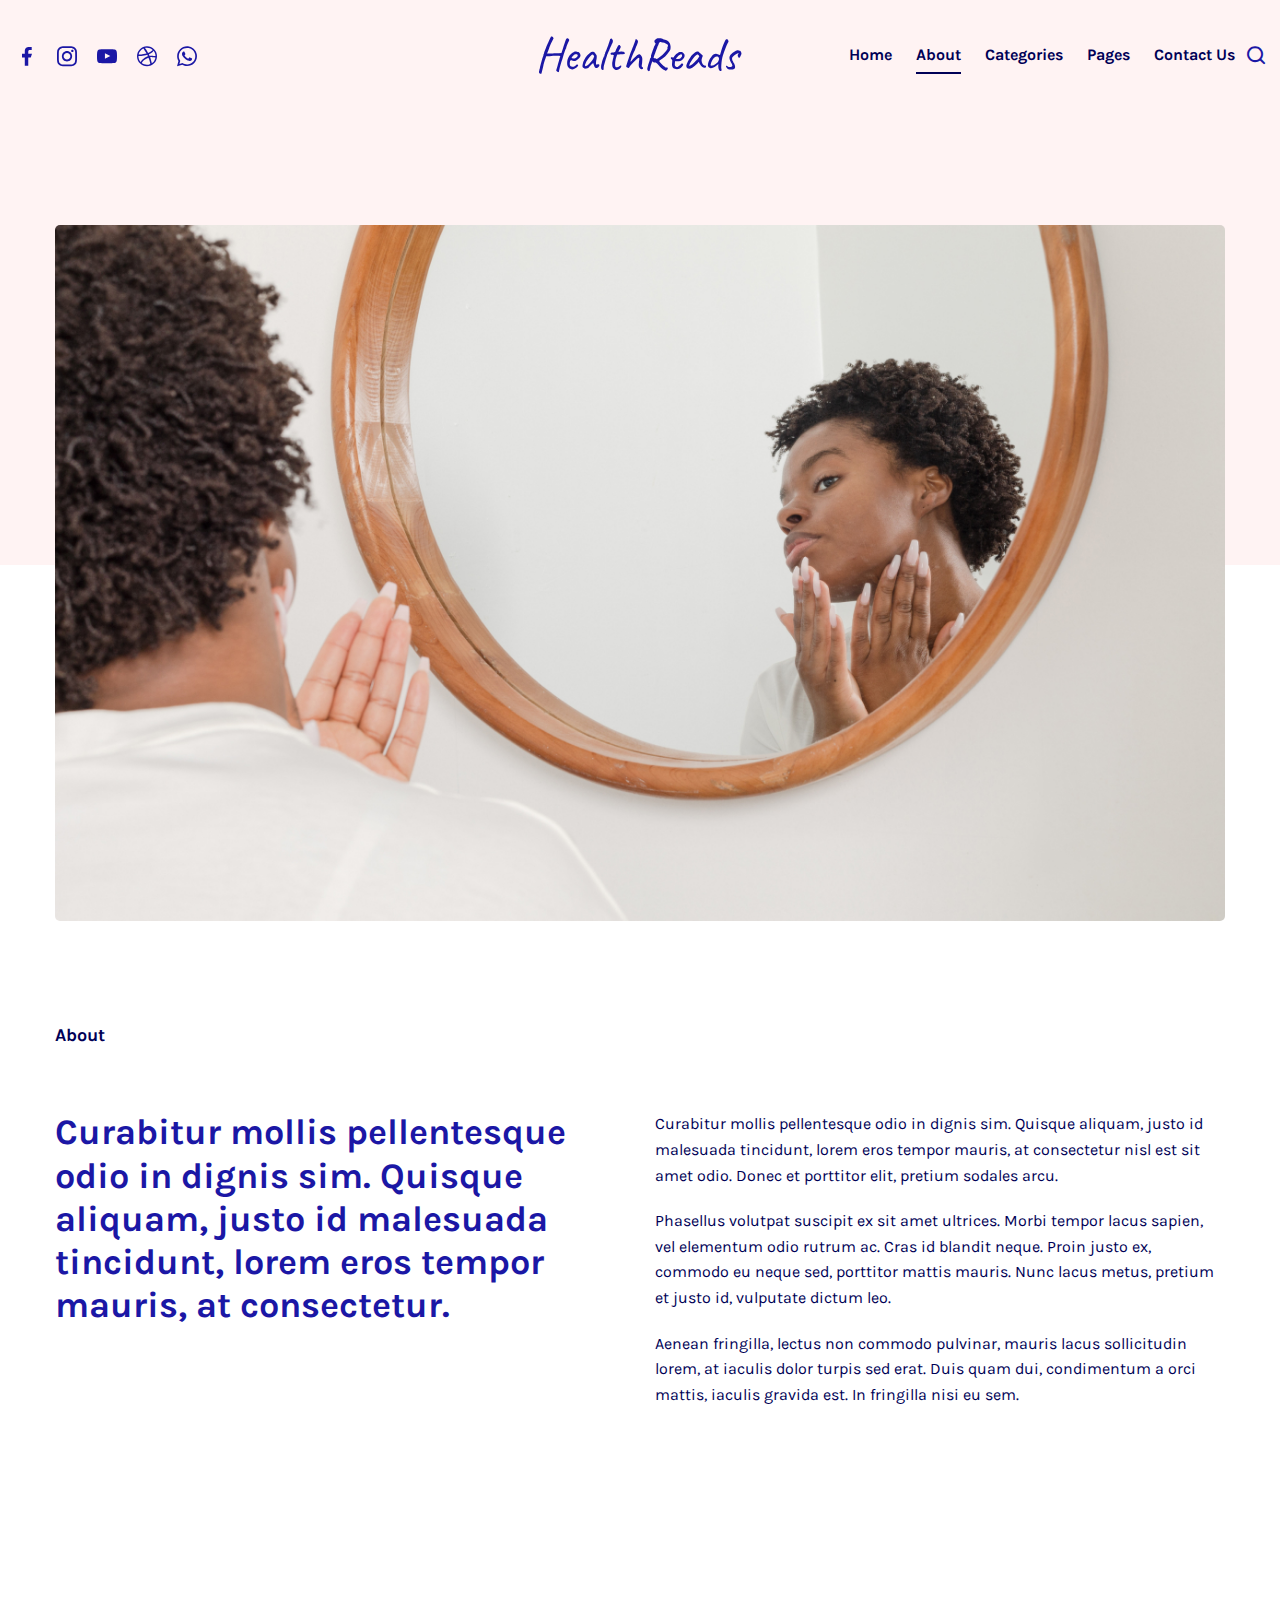
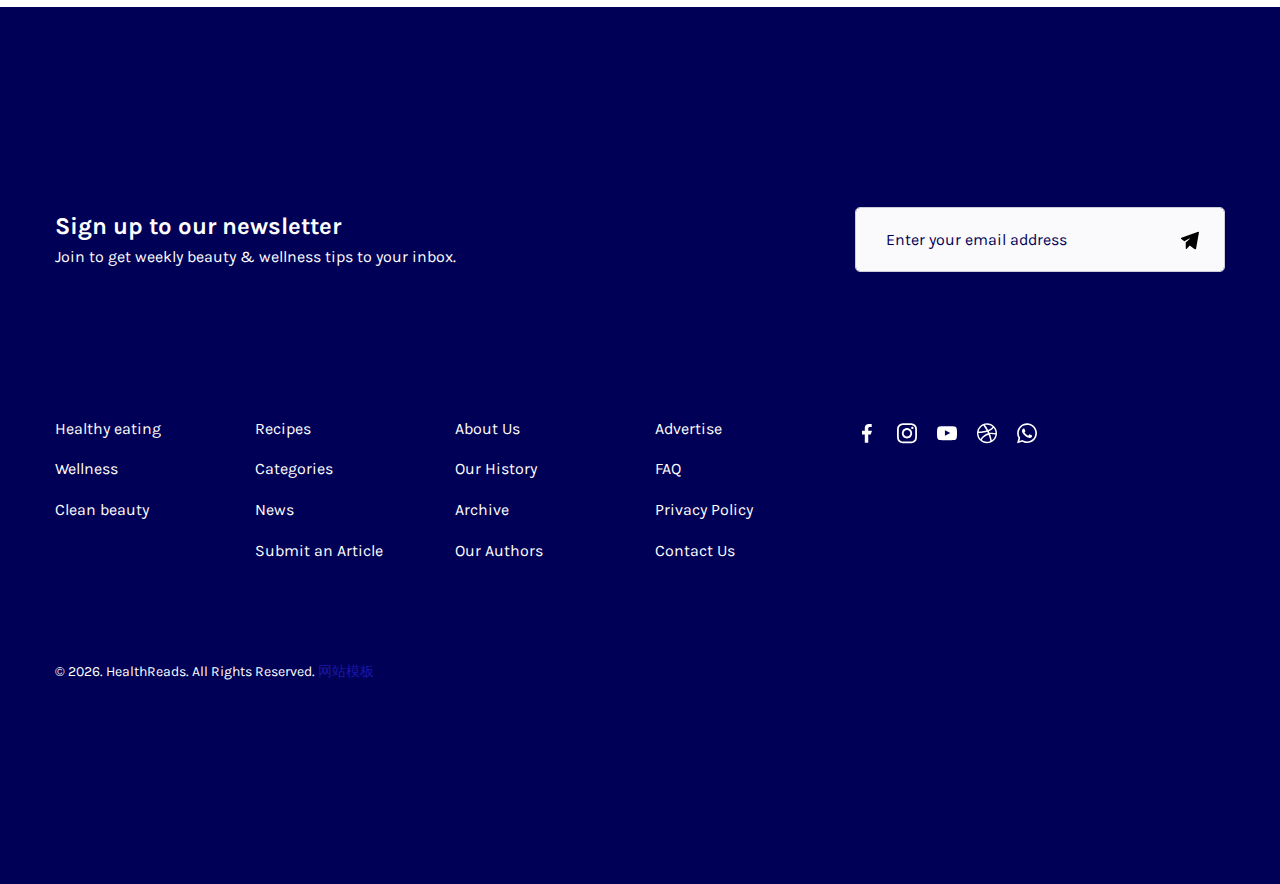
<file: about.html>
<!DOCTYPE html>
<html lang="en">
  <head>
    <title>About</title>
    <meta charset="utf-8">
    <meta name="viewport" content="width=device-width, height=device-height, initial-scale=1.0">
    <meta http-equiv="X-UA-Compatible" content="IE=edge">
    <link rel="icon" href="images/favicon.ico" type="image/x-icon">
    <link rel="stylesheet" href="components/base/base.css">
    <script src="components/base/core.js"></script>
    <script src="components/base/script.js"></script>
  </head>
  <body>
    <div class="page">
      <!--RD Navbar-->
      <header class="section rd-navbar-wrap" data-preset='{"title":"Navbar Consulting","category":"header","reload":true,"id":"navbar-consulting"}'>
        <nav class="rd-navbar navbar-consulting">
          <div class="navbar-container">
            <div class="navbar-cell">
              <div class="navbar-subpanel">
                <div class="navbar-subpanel-item">
                  <button class="navbar-button navbar-info-button mdi-dots-vertical novi-icon" data-multi-switch='{"targets":".rd-navbar","scope":".rd-navbar","class":"navbar-info-active","isolate":"[data-multi-switch]"}'></button>
                  <div class="navbar-info">
                    <div class="group-16 d-flex"><a class="icon-social" href="#">
                        <svg class="svg-icon" width="10" height="20" viewBox="0 0 10 20" fill="none">
                          <path d="M2.79297 19.625V11.5H0V7.75H2.79297V5.13281C2.79297 4.41667 2.89714 3.79167 3.10547 3.25781C3.32682 2.72396 3.6263 2.28125 4.00391 1.92969C4.39453 1.57812 4.85677 1.31771 5.39062 1.14844C5.92448 0.966146 6.51042 0.875 7.14844 0.875C7.7474 0.875 8.28776 0.894531 8.76953 0.933594C9.2513 0.959635 9.5638 0.985677 9.70703 1.01172V3.98047H7.94922C7.25911 3.98047 6.80339 4.13021 6.58203 4.42969C6.36068 4.72917 6.25 5.11979 6.25 5.60156V7.75H10L8.75 11.5H6.25V19.625H2.79297Z"></path>
                        </svg></a><a class="icon-social" href="#">
                        <svg class="svg-icon" width="20" height="21" viewBox="0 0 20 21">
                          <path d="M10 2.04688C11.3411 2.04688 12.2135 2.05339 12.6172 2.06641C13.0339 2.06641 13.5091 2.07943 14.043 2.10547C14.6159 2.13151 15.1562 2.22266 15.6641 2.37891C16.1849 2.52214 16.6471 2.79557 17.0508 3.19922C17.4544 3.60286 17.7279 4.0651 17.8711 4.58594C18.0273 5.09375 18.1185 5.63411 18.1445 6.20703C18.1706 6.74089 18.1836 7.21615 18.1836 7.63281C18.1966 8.03646 18.2031 8.90885 18.2031 10.25C18.2031 11.5911 18.1966 12.4701 18.1836 12.8867C18.1836 13.2904 18.1706 13.7591 18.1445 14.293C18.1185 14.8659 18.0273 15.4128 17.8711 15.9336C17.7279 16.4414 17.4544 16.8971 17.0508 17.3008C16.6471 17.7044 16.1849 17.9844 15.6641 18.1406C15.1562 18.2839 14.6159 18.3685 14.043 18.3945C13.5091 18.4206 13.0339 18.4401 12.6172 18.4531C12.2135 18.4531 11.3411 18.4531 10 18.4531C8.65885 18.4531 7.77995 18.4531 7.36328 18.4531C6.95964 18.4401 6.49089 18.4206 5.95703 18.3945C5.38411 18.3685 4.83724 18.2839 4.31641 18.1406C3.80859 17.9844 3.35286 17.7044 2.94922 17.3008C2.54557 16.8971 2.26562 16.4414 2.10938 15.9336C1.96615 15.4128 1.88151 14.8659 1.85547 14.293C1.82943 13.7591 1.8099 13.2904 1.79688 12.8867C1.79688 12.4701 1.79688 11.5911 1.79688 10.25C1.79688 8.90885 1.79688 8.03646 1.79688 7.63281C1.8099 7.21615 1.82943 6.74089 1.85547 6.20703C1.88151 5.63411 1.96615 5.09375 2.10938 4.58594C2.26562 4.0651 2.54557 3.60286 2.94922 3.19922C3.35286 2.79557 3.80859 2.52214 4.31641 2.37891C4.83724 2.22266 5.38411 2.13151 5.95703 2.10547C6.49089 2.07943 6.95964 2.06641 7.36328 2.06641C7.77995 2.05339 8.65885 2.04688 10 2.04688ZM10 0.25C8.64583 0.25 7.75391 0.25651 7.32422 0.269531C6.89453 0.269531 6.41276 0.282552 5.87891 0.308594C5.05859 0.347656 4.29688 0.484375 3.59375 0.71875C2.89062 0.953125 2.2526 1.35677 1.67969 1.92969C1.10677 2.5026 0.703125 3.14062 0.46875 3.84375C0.234375 4.54688 0.0976562 5.30859 0.0585938 6.12891C0.0325521 6.66276 0.0130208 7.14453 0 7.57422C0 8.00391 0 8.89583 0 10.25C0 11.6042 0 12.4961 0 12.9258C0.0130208 13.3555 0.0325521 13.8372 0.0585938 14.3711C0.0976562 15.1914 0.234375 15.9531 0.46875 16.6562C0.703125 17.3594 1.10677 17.9974 1.67969 18.5703C2.2526 19.1432 2.89062 19.5469 3.59375 19.7812C4.29688 20.0156 5.05859 20.1523 5.87891 20.1914C6.41276 20.2174 6.89453 20.2305 7.32422 20.2305C7.75391 20.2435 8.64583 20.25 10 20.25C11.3542 20.25 12.2461 20.2435 12.6758 20.2305C13.1055 20.2305 13.5872 20.2174 14.1211 20.1914C14.9414 20.1523 15.7031 20.0156 16.4062 19.7812C17.1094 19.5469 17.7474 19.1432 18.3203 18.5703C18.8932 17.9974 19.2969 17.3594 19.5312 16.6562C19.7656 15.9531 19.9023 15.1914 19.9414 14.3711C19.9674 13.8372 19.9805 13.3555 19.9805 12.9258C19.9935 12.4961 20 11.6042 20 10.25C20 8.89583 19.9935 8.00391 19.9805 7.57422C19.9805 7.14453 19.9674 6.66276 19.9414 6.12891C19.9023 5.30859 19.7656 4.54688 19.5312 3.84375C19.2969 3.14062 18.8932 2.5026 18.3203 1.92969C17.7474 1.35677 17.1094 0.953125 16.4062 0.71875C15.7031 0.484375 14.9414 0.347656 14.1211 0.308594C13.5872 0.282552 13.1055 0.269531 12.6758 0.269531C12.2461 0.25651 11.3542 0.25 10 0.25ZM10 5.11328C9.29688 5.11328 8.63281 5.25 8.00781 5.52344C7.38281 5.78385 6.83594 6.14844 6.36719 6.61719C5.89844 7.08594 5.52734 7.63281 5.25391 8.25781C4.99349 8.88281 4.86328 9.54688 4.86328 10.25C4.86328 10.9531 4.99349 11.6172 5.25391 12.2422C5.52734 12.8672 5.89844 13.4141 6.36719 13.8828C6.83594 14.3516 7.38281 14.7227 8.00781 14.9961C8.63281 15.2565 9.29688 15.3867 10 15.3867C10.7031 15.3867 11.3672 15.2565 11.9922 14.9961C12.6172 14.7227 13.1641 14.3516 13.6328 13.8828C14.1016 13.4141 14.4661 12.8672 14.7266 12.2422C15 11.6172 15.1367 10.9531 15.1367 10.25C15.1367 9.54688 15 8.88281 14.7266 8.25781C14.4661 7.63281 14.1016 7.08594 13.6328 6.61719C13.1641 6.14844 12.6172 5.78385 11.9922 5.52344C11.3672 5.25 10.7031 5.11328 10 5.11328ZM10 13.5898C9.07552 13.5898 8.28776 13.2643 7.63672 12.6133C6.98568 11.9622 6.66016 11.1745 6.66016 10.25C6.66016 9.32552 6.98568 8.53776 7.63672 7.88672C8.28776 7.23568 9.07552 6.91016 10 6.91016C10.9245 6.91016 11.7122 7.23568 12.3633 7.88672C13.0143 8.53776 13.3398 9.32552 13.3398 10.25C13.3398 11.1745 13.0143 11.9622 12.3633 12.6133C11.7122 13.2643 10.9245 13.5898 10 13.5898ZM16.543 4.91797C16.543 5.24349 16.4258 5.52344 16.1914 5.75781C15.957 5.99219 15.6706 6.10938 15.332 6.10938C15.0065 6.10938 14.7266 5.99219 14.4922 5.75781C14.2578 5.52344 14.1406 5.24349 14.1406 4.91797C14.1406 4.57943 14.2578 4.29297 14.4922 4.05859C14.7266 3.82422 15.0065 3.70703 15.332 3.70703C15.6706 3.70703 15.957 3.82422 16.1914 4.05859C16.4258 4.29297 16.543 4.57943 16.543 4.91797Z"></path>
                        </svg></a><a class="icon-social" href="#">
                        <svg class="svg-icon" width="20" height="15" viewBox="0 0 20 15">
                          <path d="M19.8047 3.24609C19.8047 3.24609 19.7461 2.99219 19.6289 2.48438C19.5117 1.97656 19.3034 1.57292 19.0039 1.27344C18.6263 0.869792 18.2422 0.635417 17.8516 0.570312C17.474 0.492188 17.1875 0.440104 16.9922 0.414062C16.3021 0.361979 15.5469 0.322917 14.7266 0.296875C13.9062 0.270833 13.1445 0.251302 12.4414 0.238281C11.7513 0.22526 11.1719 0.21875 10.7031 0.21875C10.2344 0.21875 10 0.21875 10 0.21875C10 0.21875 9.76562 0.21875 9.29688 0.21875C8.82812 0.21875 8.24219 0.22526 7.53906 0.238281C6.84896 0.251302 6.09375 0.270833 5.27344 0.296875C4.45312 0.322917 3.69792 0.361979 3.00781 0.414062C2.8125 0.440104 2.51953 0.492188 2.12891 0.570312C1.7513 0.635417 1.3737 0.869792 0.996094 1.27344C0.696615 1.57292 0.488281 1.97656 0.371094 2.48438C0.253906 2.99219 0.195312 3.24609 0.195312 3.24609C0.195312 3.24609 0.16276 3.58464 0.0976562 4.26172C0.0325521 4.9388 0 5.68099 0 6.48828V8.01172C0 8.81901 0.0325521 9.5612 0.0976562 10.2383C0.16276 10.9023 0.195312 11.2344 0.195312 11.2344C0.195312 11.2344 0.253906 11.4948 0.371094 12.0156C0.488281 12.5234 0.696615 12.9271 0.996094 13.2266C1.3737 13.6302 1.77734 13.8646 2.20703 13.9297C2.64974 13.9948 2.98177 14.0469 3.20312 14.0859C3.60677 14.125 4.1862 14.1576 4.94141 14.1836C5.69661 14.2096 6.44531 14.2292 7.1875 14.2422C7.94271 14.2552 8.60026 14.2682 9.16016 14.2812C9.72005 14.2812 10 14.2812 10 14.2812C10 14.2812 10.2344 14.2812 10.7031 14.2812C11.1719 14.2812 11.7513 14.2747 12.4414 14.2617C13.1445 14.2487 13.9062 14.2292 14.7266 14.2031C15.5469 14.1641 16.3021 14.1185 16.9922 14.0664C17.1875 14.0534 17.474 14.0143 17.8516 13.9492C18.2422 13.8711 18.6263 13.6302 19.0039 13.2266C19.3034 12.9271 19.5117 12.5234 19.6289 12.0156C19.7461 11.4948 19.8047 11.2344 19.8047 11.2344C19.8047 11.2344 19.8372 10.9023 19.9023 10.2383C19.9674 9.5612 20 8.81901 20 8.01172V6.48828C20 5.68099 19.9674 4.9388 19.9023 4.26172C19.8372 3.58464 19.8047 3.24609 19.8047 3.24609ZM7.92969 9.84766V4.22266L13.3398 7.03516L7.92969 9.84766Z"></path>
                        </svg></a><a class="icon-social" href="#">
                        <svg class="svg-icon" width="20" height="21" viewBox="0 0 20 21">
                          <path d="M10 20.25C8.61979 20.25 7.32422 19.9831 6.11328 19.4492C4.90234 18.9284 3.84115 18.2188 2.92969 17.3203C2.03125 16.4089 1.3151 15.3477 0.78125 14.1367C0.260417 12.9258 0 11.6302 0 10.25C0 8.86979 0.260417 7.57422 0.78125 6.36328C1.3151 5.15234 2.03125 4.09766 2.92969 3.19922C3.84115 2.28776 4.90234 1.57161 6.11328 1.05078C7.32422 0.516927 8.61979 0.25 10 0.25C11.3802 0.25 12.6758 0.516927 13.8867 1.05078C15.0977 1.57161 16.1523 2.28776 17.0508 3.19922C17.9622 4.09766 18.6784 5.15234 19.1992 6.36328C19.7331 7.57422 20 8.86979 20 10.25C20 11.6302 19.7331 12.9258 19.1992 14.1367C18.6784 15.3477 17.9622 16.4089 17.0508 17.3203C16.1523 18.2188 15.0977 18.9284 13.8867 19.4492C12.6758 19.9831 11.3802 20.25 10 20.25ZM18.4375 11.6172C18.3594 11.5911 18.1641 11.5391 17.8516 11.4609C17.5391 11.3828 17.1419 11.3112 16.6602 11.2461C16.1914 11.181 15.651 11.1419 15.0391 11.1289C14.4271 11.1029 13.7826 11.1419 13.1055 11.2461C13.3919 12.0143 13.6328 12.7435 13.8281 13.4336C14.0234 14.1107 14.1862 14.7161 14.3164 15.25C14.4596 15.7839 14.5638 16.2331 14.6289 16.5977C14.707 16.9622 14.7526 17.2096 14.7656 17.3398C15.2474 17.0143 15.6901 16.6497 16.0938 16.2461C16.4974 15.8294 16.8555 15.3802 17.168 14.8984C17.4935 14.4036 17.7604 13.8828 17.9688 13.3359C18.1771 12.7891 18.3333 12.2161 18.4375 11.6172ZM13.3398 18.1211C13.3008 17.9388 13.2422 17.6458 13.1641 17.2422C13.0859 16.8255 12.9753 16.3372 12.832 15.7773C12.6888 15.2044 12.5065 14.5664 12.2852 13.8633C12.0768 13.1602 11.8229 12.4245 11.5234 11.6562C11.5104 11.6562 11.4974 11.6562 11.4844 11.6562C11.4714 11.6562 11.4648 11.6628 11.4648 11.6758C10.2539 12.0924 9.23177 12.5938 8.39844 13.1797C7.5651 13.7526 6.88151 14.3125 6.34766 14.8594C5.82682 15.3932 5.44271 15.8685 5.19531 16.2852C4.94792 16.6888 4.80469 16.9297 4.76562 17.0078C5.48177 17.5677 6.28255 18.0104 7.16797 18.3359C8.06641 18.6484 9.01042 18.8047 10 18.8047C10.5859 18.8047 11.1589 18.7461 11.7188 18.6289C12.2786 18.5117 12.819 18.3424 13.3398 18.1211ZM3.65234 15.9727C3.70443 15.8945 3.88672 15.6211 4.19922 15.1523C4.51172 14.6836 4.96094 14.1562 5.54688 13.5703C6.13281 12.9714 6.84245 12.3724 7.67578 11.7734C8.52214 11.1745 9.4987 10.6927 10.6055 10.3281C10.6576 10.3151 10.7096 10.3021 10.7617 10.2891C10.8138 10.276 10.8724 10.2565 10.9375 10.2305C10.8333 9.99609 10.7227 9.75521 10.6055 9.50781C10.4883 9.26042 10.3646 9.01953 10.2344 8.78516C9.16667 9.11068 8.125 9.35807 7.10938 9.52734C6.10677 9.68359 5.20182 9.80078 4.39453 9.87891C3.58724 9.94401 2.91667 9.98307 2.38281 9.99609C1.86198 9.99609 1.55599 9.99609 1.46484 9.99609C1.46484 10.0482 1.46484 10.0938 1.46484 10.1328C1.46484 10.1719 1.46484 10.2174 1.46484 10.2695C1.46484 10.8164 1.51042 11.3503 1.60156 11.8711C1.70573 12.3919 1.84896 12.8932 2.03125 13.375C2.22656 13.8568 2.46094 14.319 2.73438 14.7617C3.00781 15.1914 3.3138 15.5951 3.65234 15.9727ZM1.64062 8.51172C1.73177 8.51172 2.00521 8.51172 2.46094 8.51172C2.92969 8.4987 3.51562 8.45964 4.21875 8.39453C4.9349 8.32943 5.7487 8.22526 6.66016 8.08203C7.58464 7.9388 8.54167 7.73698 9.53125 7.47656C9.17969 6.85156 8.82812 6.25911 8.47656 5.69922C8.125 5.1263 7.79948 4.61849 7.5 4.17578C7.21354 3.73307 6.96615 3.36849 6.75781 3.08203C6.54948 2.79557 6.41927 2.61328 6.36719 2.53516C5.76823 2.82161 5.20833 3.16667 4.6875 3.57031C4.17969 3.97396 3.71745 4.4362 3.30078 4.95703C2.89714 5.46484 2.55208 6.01823 2.26562 6.61719C1.99219 7.21615 1.78385 7.84766 1.64062 8.51172ZM8.00781 1.94922C8.0599 2.04036 8.1901 2.22917 8.39844 2.51562C8.60677 2.80208 8.86068 3.16667 9.16016 3.60938C9.45964 4.05208 9.78516 4.5599 10.1367 5.13281C10.4883 5.70573 10.8398 6.31771 11.1914 6.96875C12.7018 6.39583 13.8021 5.76432 14.4922 5.07422C15.1953 4.38411 15.5859 3.98698 15.6641 3.88281C14.9089 3.20573 14.043 2.67839 13.0664 2.30078C12.1029 1.91016 11.0807 1.71484 10 1.71484C9.66146 1.71484 9.32292 1.74089 8.98438 1.79297C8.64583 1.83203 8.32031 1.88411 8.00781 1.94922ZM16.6211 4.85938C16.569 4.92448 16.4388 5.07422 16.2305 5.30859C16.0221 5.54297 15.7227 5.82292 15.332 6.14844C14.9544 6.47396 14.4727 6.82552 13.8867 7.20312C13.3138 7.56771 12.6302 7.91276 11.8359 8.23828C11.9401 8.43359 12.0378 8.63542 12.1289 8.84375C12.2331 9.05208 12.3242 9.26042 12.4023 9.46875C12.4414 9.54688 12.474 9.625 12.5 9.70312C12.526 9.76823 12.5586 9.83333 12.5977 9.89844C13.3008 9.82031 13.9909 9.78776 14.668 9.80078C15.3581 9.80078 15.9766 9.83333 16.5234 9.89844C17.0703 9.95052 17.526 10.0091 17.8906 10.0742C18.2552 10.1263 18.4701 10.1654 18.5352 10.1914C18.5352 9.17578 18.3594 8.21875 18.0078 7.32031C17.6693 6.40885 17.207 5.58854 16.6211 4.85938Z"></path>
                        </svg></a><a class="icon-social" href="#">
                        <svg class="svg-icon" width="20" height="21" viewBox="0 0 20 21">
                          <path d="M0.0390625 20.25L1.44531 15.1133C1.01562 14.3581 0.690104 13.5638 0.46875 12.7305C0.247396 11.8841 0.136719 11.0247 0.136719 10.1523C0.136719 8.78516 0.397135 7.5026 0.917969 6.30469C1.4388 5.10677 2.14193 4.05859 3.02734 3.16016C3.92578 2.26172 4.97396 1.55208 6.17188 1.03125C7.38281 0.510417 8.67188 0.25 10.0391 0.25C10.7031 0.25 11.3542 0.315104 11.9922 0.445312C12.6302 0.575521 13.2422 0.764323 13.8281 1.01172C14.4271 1.24609 14.9935 1.54557 15.5273 1.91016C16.0742 2.27474 16.582 2.69141 17.0508 3.16016C17.5195 3.62891 17.9362 4.13672 18.3008 4.68359C18.6654 5.21745 18.9648 5.78385 19.1992 6.38281C19.4466 6.96875 19.6354 7.58073 19.7656 8.21875C19.8958 8.85677 19.9609 9.50781 19.9609 10.1719C19.9609 11.5391 19.7005 12.8216 19.1797 14.0195C18.6589 15.2174 17.9492 16.2656 17.0508 17.1641C16.1523 18.0625 15.0977 18.7721 13.8867 19.293C12.6888 19.8138 11.4062 20.0742 10.0391 20.0742C9.20573 20.0742 8.38542 19.9701 7.57812 19.7617C6.78385 19.5664 6.02214 19.2669 5.29297 18.8633L0.0390625 20.25ZM5.54688 17.0859L5.83984 17.2617C6.47786 17.6393 7.14844 17.9258 7.85156 18.1211C8.56771 18.3034 9.29688 18.401 10.0391 18.4141C11.1719 18.4141 12.2396 18.1992 13.2422 17.7695C14.2448 17.3268 15.1172 16.7344 15.8594 15.9922C16.6146 15.25 17.207 14.3776 17.6367 13.375C18.0664 12.3724 18.2812 11.3047 18.2812 10.1719C18.2812 9.61198 18.2292 9.07161 18.125 8.55078C18.0208 8.01693 17.8646 7.5026 17.6562 7.00781C17.4479 6.51302 17.194 6.04427 16.8945 5.60156C16.5951 5.14583 16.2565 4.72266 15.8789 4.33203C15.4883 3.94141 15.0651 3.59635 14.6094 3.29688C14.1667 2.9974 13.6979 2.75 13.2031 2.55469C12.7083 2.34635 12.194 2.1901 11.6602 2.08594C11.1393 1.98177 10.599 1.92969 10.0391 1.92969C8.90625 1.92969 7.83854 2.14453 6.83594 2.57422C5.83333 3.00391 4.96094 3.59635 4.21875 4.35156C3.47656 5.09375 2.88411 5.96615 2.44141 6.96875C2.01172 7.95833 1.79688 9.01953 1.79688 10.1523C1.79688 10.9336 1.90104 11.7018 2.10938 12.457C2.33073 13.1992 2.64974 13.8958 3.06641 14.5469L3.26172 14.8594L2.42188 17.8867L5.54688 17.0859ZM7.55859 6.01172C7.46745 5.77734 7.36979 5.65365 7.26562 5.64062C7.17448 5.61458 7.08984 5.60156 7.01172 5.60156C6.93359 5.58854 6.85547 5.58203 6.77734 5.58203C6.69922 5.58203 6.61458 5.58203 6.52344 5.58203C6.44531 5.58203 6.34115 5.60156 6.21094 5.64062C6.09375 5.67969 5.98307 5.76432 5.87891 5.89453C5.76172 6.01172 5.58594 6.23307 5.35156 6.55859C5.11719 6.88411 5 7.35286 5 7.96484C5 8.57682 5.14974 9.13672 5.44922 9.64453C5.76172 10.1523 5.95052 10.4453 6.01562 10.5234C6.04167 10.5625 6.15885 10.7318 6.36719 11.0312C6.58854 11.3177 6.88151 11.6562 7.24609 12.0469C7.61068 12.4375 8.04688 12.8411 8.55469 13.2578C9.0625 13.6615 9.62891 13.9935 10.2539 14.2539C10.5404 14.3841 10.8008 14.4948 11.0352 14.5859C11.2695 14.6641 11.4779 14.7292 11.6602 14.7812C11.9596 14.8724 12.2396 14.918 12.5 14.918C12.7604 14.918 13.0013 14.9049 13.2227 14.8789C13.457 14.8398 13.7695 14.7096 14.1602 14.4883C14.5508 14.2539 14.7917 13.9935 14.8828 13.707C14.987 13.4206 15.0456 13.1667 15.0586 12.9453C15.0716 12.7109 15.0651 12.5677 15.0391 12.5156C15 12.4635 14.9414 12.418 14.8633 12.3789C14.7852 12.3398 14.6875 12.2943 14.5703 12.2422C14.4401 12.1771 14.1536 12.0404 13.7109 11.832C13.2682 11.6107 12.9883 11.474 12.8711 11.4219C12.7539 11.3828 12.6497 11.3633 12.5586 11.3633C12.4805 11.3633 12.3958 11.4284 12.3047 11.5586C12.2266 11.6758 12.0964 11.8451 11.9141 12.0664C11.7318 12.2878 11.6016 12.4375 11.5234 12.5156C11.4583 12.6068 11.3802 12.6589 11.2891 12.6719C11.2109 12.6719 11.1133 12.6458 10.9961 12.5938C10.8659 12.5286 10.6185 12.4115 10.2539 12.2422C9.88932 12.0729 9.47266 11.7799 9.00391 11.3633C8.6263 11.0247 8.32031 10.6862 8.08594 10.3477C7.85156 9.99609 7.69531 9.76172 7.61719 9.64453C7.55208 9.51432 7.53906 9.41667 7.57812 9.35156C7.61719 9.27344 7.66927 9.20182 7.73438 9.13672C7.78646 9.08464 7.84505 9.01953 7.91016 8.94141C7.97526 8.85026 8.04036 8.77214 8.10547 8.70703C8.17057 8.62891 8.21615 8.5638 8.24219 8.51172C8.26823 8.44661 8.30078 8.375 8.33984 8.29688C8.39193 8.20573 8.41146 8.1276 8.39844 8.0625C8.38542 7.98438 8.35938 7.91276 8.32031 7.84766C8.29427 7.79557 8.18359 7.54167 7.98828 7.08594C7.80599 6.61719 7.66276 6.25911 7.55859 6.01172Z"></path>
                        </svg></a></div>
                  </div>
                </div>
              </div>
            </div>
            <div class="navbar-cell">
              <div class="navbar-panel">
                <button class="navbar-switch int-hamburger novi-icon" data-multi-switch='{"targets":".rd-navbar","scope":".rd-navbar","isolate":"[data-multi-switch]"}'></button>
                <div class="navbar-logo">
                  <!-- Logo-->
                  <div class="logo"><a class="logo-link" href="index.html"><img class="logo-image-default" src="images/logo-default-204x38.svg" alt="HealthReads" width="204" height="38"/><img class="logo-image-inverse" src="images/logo-inverse-204x38.svg" alt="HealthReads" width="204" height="38"/></a></div>
                </div>
              </div>
            </div>
            <div class="navbar-cell">
              <ul class="navbar-navigation rd-navbar-nav">
                <li class="navbar-navigation-root-item"><a class="navbar-navigation-root-link" href="index.html">Home</a>
                </li>
                <li class="navbar-navigation-root-item active"><a class="navbar-navigation-root-link" href="about.html">About</a>
                </li>
                <li class="navbar-navigation-root-item"><a class="navbar-navigation-root-link" href="#">Categories</a>
                  <ul class="navbar-navigation-dropdown rd-navbar-dropdown">
                    <li class="navbar-navigation-back">
                      <button class="navbar-navigation-back-btn">Back</button>
                    </li>
                    <li class="navbar-navigation-dropdown-item"><a class="navbar-navigation-dropdown-link" href="blog.html">Clean beauty</a>
                    </li>
                    <li class="navbar-navigation-dropdown-item"><a class="navbar-navigation-dropdown-link" href="blog.html">Healthy eating</a>
                    </li>
                    <li class="navbar-navigation-dropdown-item"><a class="navbar-navigation-dropdown-link" href="blog.html">Wellness</a>
                    </li>
                    <li class="navbar-navigation-dropdown-item"><a class="navbar-navigation-dropdown-link" href="single-post.html">Single post</a>
                    </li>
                  </ul>
                </li>
                <li class="navbar-navigation-root-item"><a class="navbar-navigation-root-link" href="#">Pages</a>
                  <ul class="navbar-navigation-dropdown rd-navbar-dropdown">
                    <li class="navbar-navigation-back">
                      <button class="navbar-navigation-back-btn">Back</button>
                    </li>
                    <li class="navbar-navigation-dropdown-item"><a class="navbar-navigation-dropdown-link" href="typography.html">Typography</a>
                    </li>
                    <li class="navbar-navigation-dropdown-item"><a class="navbar-navigation-dropdown-link" href="buttons.html">Buttons</a>
                    </li>
                    <li class="navbar-navigation-dropdown-item"><a class="navbar-navigation-dropdown-link" href="grid-system.html">Grid system</a>
                    </li>
                    <li class="navbar-navigation-dropdown-item"><a class="navbar-navigation-dropdown-link" href="search-results.html">Search results</a>
                    </li>
                    <li class="navbar-navigation-dropdown-item"><a class="navbar-navigation-dropdown-link" href="privacy-policy.html">Privacy policy</a>
                    </li>
                  </ul>
                </li>
                <li class="navbar-navigation-root-item"><a class="navbar-navigation-root-link" href="contact-us.html">Contact Us</a>
                </li>
              </ul>
              <div class="navbar-search-box">
                <div class="navbar-search">
                  <div class="navbar-search-container">
                    <form class="navbar-search-form" action="search-results.html" method="GET" data-rd-search='{"output":".navbar-search-results","mode":"live","liveResults":3,"template":"<h5 class=\"search-title\"><a target=\"_top\" href=\"#{href}\" class=\"search-link\">#{title}</a></h5><p>...#{token}...</p>"}'>
                      <button class="navbar-search-btn int-search novi-icon"></button>
                      <input class="navbar-search-input" type="text" placeholder="Looking for something?" autocomplete="off" name="s"/>
                      <button class="navbar-search-close search-switch int-close novi-icon" type="button" data-multi-switch='{"targets":".rd-navbar","scope":".rd-navbar","class":"navbar-search-active","isolate":"[data-multi-switch]:not(.search-switch)"}'></button>
                    </form>
                  </div>
                </div>
                <div class="navbar-search-results">No results</div>
                <button class="navbar-button search-switch int-search novi-icon" data-multi-switch='{"targets":".rd-navbar","scope":".rd-navbar","class":"navbar-search-active","isolate":"[data-multi-switch]:not(.search-switch)"}'></button>
              </div>
            </div>
          </div>
        </nav>
      </header>

      <!-- Section Image-->
      <div class="section section-md bg-secondary-2-white">
        <div class="container"><img class="rounded" src="images/about-01-1270x755.jpg" alt="" width="1270" height="755"/>
        </div>
      </div>

      <!-- About-->
      <section class="section section-lg bg-white">
        <div class="container">
          <h2 class="h6">About</h2>
          <div class="row row-30">
            <div class="col-md-6">
              <h3>Curabitur mollis pellentesque odio in dignis sim. Quisque aliquam, justo id malesuada tincidunt, lorem eros tempor mauris, at consectetur.</h3>
            </div>
            <div class="col-md-6">
              <p>Curabitur mollis pellentesque odio in dignis sim. Quisque aliquam, justo id malesuada tincidunt, lorem eros tempor mauris, at consectetur nisl est sit amet odio. Donec et porttitor elit, pretium sodales arcu.</p>
              <p>Phasellus volutpat suscipit ex sit amet ultrices. Morbi tempor lacus sapien, vel elementum odio rutrum ac. Cras id blandit neque. Proin justo ex, commodo eu neque sed, porttitor mattis mauris. Nunc lacus metus, pretium et justo id, vulputate dictum leo.</p>
              <p>Aenean fringilla, lectus non commodo pulvinar, mauris lacus sollicitudin lorem, at iaculis dolor turpis sed erat. Duis quam dui, condimentum a orci mattis, iaculis gravida est. In fringilla nisi eu sem.</p>
            </div>
          </div>
        </div>
      </section>

      <!-- Footer consulting-->
      <footer class="section footer bg-secondary context-dark">
        <div class="container">
          <div class="row row-30 justify-content-xl-between align-items-center">
            <div class="col-lg-8 col-md-7 col-sm-6">
              <h5>Sign up to our newsletter</h5>
              <p class="mt-0">Join to get weekly beauty & wellness tips to your inbox.</p>
            </div>
            <div class="col-lg-4 col-md-5 col-sm-6">
              <form class="rd-mailform input-group" data-form-output="footer-consulting-form-output" data-form-type="subscribe" method="post" action="components/rd-mailform/rd-mailform.php">
                <div class="form-group-icon novi-disabled">
                  <input class="form-control" type="email" name="email" placeholder="Enter your email address" data-constraints="@Email @Required">
                  <button class="form-group-icon-btn">
                    <svg class="svg-icon" width="18" height="18">
                      <path d="M4.74438 10.8398V16.6959C4.74438 16.9803 4.86928 17.1743 5.11908 17.2777C5.38137 17.3811 5.6062 17.3294 5.79355 17.1225L8.73495 13.8066L14.037 17.8788C14.2243 18.0081 14.4179 18.0339 14.6178 17.9564C14.8301 17.8659 14.955 17.7107 14.9925 17.491L17.9901 0.73687C18.0275 0.491247 17.9589 0.297334 17.784 0.155131C17.6091 0 17.4155 -0.0387827 17.2032 0.0387827L0.41658 6.24401C0.179269 6.32157 0.0418784 6.48317 0.00440825 6.72879C-0.0205718 6.97441 0.0606135 7.17479 0.247964 7.32992L3.33925 9.67627L8.30405 6.96149C8.46642 6.87099 8.59756 6.90331 8.69748 7.05844C8.7974 7.21357 8.77867 7.34931 8.64128 7.46566L4.74438 10.8398Z"></path>
                    </svg>
                  </button>
                </div>
              </form>
              <div class="form-output snackbar snackbar-secondary" id="footer-consulting-form-output"></div>
            </div>
          </div>
          <div class="row row-50 justify-content-xl-between novi-disabled">
            <div class="col-lg-8">
              <div class="row row-20">
                <div class="col-md-3 col-6">
                  <ul class="list list-xl">
                    <li class="list-item"><a class="list-link" href="blog.html">Healthy eating</a></li>
                    <li class="list-item"><a class="list-link" href="blog.html">Wellness</a></li>
                    <li class="list-item"><a class="list-link" href="blog.html">Clean beauty</a></li>
                  </ul>
                </div>
                <div class="col-md-3 col-6">
                  <ul class="list list-xl">
                    <li class="list-item"><a class="list-link" href="#">Recipes</a></li>
                    <li class="list-item"><a class="list-link" href="#">Categories</a></li>
                    <li class="list-item"><a class="list-link" href="blog.html">News</a></li>
                    <li class="list-item"><a class="list-link" href="#">Submit an Article</a></li>
                  </ul>
                </div>
                <div class="col-md-3 col-6">
                  <ul class="list list-xl">
                    <li class="list-item"><a class="list-link" href="about.html">About Us</a></li>
                    <li class="list-item"><a class="list-link" href="#">Our History</a></li>
                    <li class="list-item"><a class="list-link" href="#">Archive</a></li>
                    <li class="list-item"><a class="list-link" href="#">Our Authors</a></li>
                  </ul>
                </div>
                <div class="col-md-3 col-6">
                  <ul class="list list-xl">
                    <li class="list-item"><a class="list-link" href="#">Advertise</a></li>
                    <li class="list-item"><a class="list-link" href="#">FAQ</a></li>
                    <li class="list-item"><a class="list-link" href="privacy-policy.html">Privacy Policy</a></li>
                    <li class="list-item"><a class="list-link" href="contact-us.html">Contact Us</a></li>
                  </ul>
                </div>
              </div>
            </div>
            <div class="col-lg-4">
              <div class="group-16 d-flex"><a class="icon icon-social" href="#">
                  <svg class="svg-icon" width="10" height="20" viewBox="0 0 10 20" fill="none">
                    <path d="M2.79297 19.625V11.5H0V7.75H2.79297V5.13281C2.79297 4.41667 2.89714 3.79167 3.10547 3.25781C3.32682 2.72396 3.6263 2.28125 4.00391 1.92969C4.39453 1.57812 4.85677 1.31771 5.39062 1.14844C5.92448 0.966146 6.51042 0.875 7.14844 0.875C7.7474 0.875 8.28776 0.894531 8.76953 0.933594C9.2513 0.959635 9.5638 0.985677 9.70703 1.01172V3.98047H7.94922C7.25911 3.98047 6.80339 4.13021 6.58203 4.42969C6.36068 4.72917 6.25 5.11979 6.25 5.60156V7.75H10L8.75 11.5H6.25V19.625H2.79297Z"></path>
                  </svg></a><a class="icon icon-social" href="#">
                  <svg class="svg-icon" width="20" height="21" viewBox="0 0 20 21">
                    <path d="M10 2.04688C11.3411 2.04688 12.2135 2.05339 12.6172 2.06641C13.0339 2.06641 13.5091 2.07943 14.043 2.10547C14.6159 2.13151 15.1562 2.22266 15.6641 2.37891C16.1849 2.52214 16.6471 2.79557 17.0508 3.19922C17.4544 3.60286 17.7279 4.0651 17.8711 4.58594C18.0273 5.09375 18.1185 5.63411 18.1445 6.20703C18.1706 6.74089 18.1836 7.21615 18.1836 7.63281C18.1966 8.03646 18.2031 8.90885 18.2031 10.25C18.2031 11.5911 18.1966 12.4701 18.1836 12.8867C18.1836 13.2904 18.1706 13.7591 18.1445 14.293C18.1185 14.8659 18.0273 15.4128 17.8711 15.9336C17.7279 16.4414 17.4544 16.8971 17.0508 17.3008C16.6471 17.7044 16.1849 17.9844 15.6641 18.1406C15.1562 18.2839 14.6159 18.3685 14.043 18.3945C13.5091 18.4206 13.0339 18.4401 12.6172 18.4531C12.2135 18.4531 11.3411 18.4531 10 18.4531C8.65885 18.4531 7.77995 18.4531 7.36328 18.4531C6.95964 18.4401 6.49089 18.4206 5.95703 18.3945C5.38411 18.3685 4.83724 18.2839 4.31641 18.1406C3.80859 17.9844 3.35286 17.7044 2.94922 17.3008C2.54557 16.8971 2.26562 16.4414 2.10938 15.9336C1.96615 15.4128 1.88151 14.8659 1.85547 14.293C1.82943 13.7591 1.8099 13.2904 1.79688 12.8867C1.79688 12.4701 1.79688 11.5911 1.79688 10.25C1.79688 8.90885 1.79688 8.03646 1.79688 7.63281C1.8099 7.21615 1.82943 6.74089 1.85547 6.20703C1.88151 5.63411 1.96615 5.09375 2.10938 4.58594C2.26562 4.0651 2.54557 3.60286 2.94922 3.19922C3.35286 2.79557 3.80859 2.52214 4.31641 2.37891C4.83724 2.22266 5.38411 2.13151 5.95703 2.10547C6.49089 2.07943 6.95964 2.06641 7.36328 2.06641C7.77995 2.05339 8.65885 2.04688 10 2.04688ZM10 0.25C8.64583 0.25 7.75391 0.25651 7.32422 0.269531C6.89453 0.269531 6.41276 0.282552 5.87891 0.308594C5.05859 0.347656 4.29688 0.484375 3.59375 0.71875C2.89062 0.953125 2.2526 1.35677 1.67969 1.92969C1.10677 2.5026 0.703125 3.14062 0.46875 3.84375C0.234375 4.54688 0.0976562 5.30859 0.0585938 6.12891C0.0325521 6.66276 0.0130208 7.14453 0 7.57422C0 8.00391 0 8.89583 0 10.25C0 11.6042 0 12.4961 0 12.9258C0.0130208 13.3555 0.0325521 13.8372 0.0585938 14.3711C0.0976562 15.1914 0.234375 15.9531 0.46875 16.6562C0.703125 17.3594 1.10677 17.9974 1.67969 18.5703C2.2526 19.1432 2.89062 19.5469 3.59375 19.7812C4.29688 20.0156 5.05859 20.1523 5.87891 20.1914C6.41276 20.2174 6.89453 20.2305 7.32422 20.2305C7.75391 20.2435 8.64583 20.25 10 20.25C11.3542 20.25 12.2461 20.2435 12.6758 20.2305C13.1055 20.2305 13.5872 20.2174 14.1211 20.1914C14.9414 20.1523 15.7031 20.0156 16.4062 19.7812C17.1094 19.5469 17.7474 19.1432 18.3203 18.5703C18.8932 17.9974 19.2969 17.3594 19.5312 16.6562C19.7656 15.9531 19.9023 15.1914 19.9414 14.3711C19.9674 13.8372 19.9805 13.3555 19.9805 12.9258C19.9935 12.4961 20 11.6042 20 10.25C20 8.89583 19.9935 8.00391 19.9805 7.57422C19.9805 7.14453 19.9674 6.66276 19.9414 6.12891C19.9023 5.30859 19.7656 4.54688 19.5312 3.84375C19.2969 3.14062 18.8932 2.5026 18.3203 1.92969C17.7474 1.35677 17.1094 0.953125 16.4062 0.71875C15.7031 0.484375 14.9414 0.347656 14.1211 0.308594C13.5872 0.282552 13.1055 0.269531 12.6758 0.269531C12.2461 0.25651 11.3542 0.25 10 0.25ZM10 5.11328C9.29688 5.11328 8.63281 5.25 8.00781 5.52344C7.38281 5.78385 6.83594 6.14844 6.36719 6.61719C5.89844 7.08594 5.52734 7.63281 5.25391 8.25781C4.99349 8.88281 4.86328 9.54688 4.86328 10.25C4.86328 10.9531 4.99349 11.6172 5.25391 12.2422C5.52734 12.8672 5.89844 13.4141 6.36719 13.8828C6.83594 14.3516 7.38281 14.7227 8.00781 14.9961C8.63281 15.2565 9.29688 15.3867 10 15.3867C10.7031 15.3867 11.3672 15.2565 11.9922 14.9961C12.6172 14.7227 13.1641 14.3516 13.6328 13.8828C14.1016 13.4141 14.4661 12.8672 14.7266 12.2422C15 11.6172 15.1367 10.9531 15.1367 10.25C15.1367 9.54688 15 8.88281 14.7266 8.25781C14.4661 7.63281 14.1016 7.08594 13.6328 6.61719C13.1641 6.14844 12.6172 5.78385 11.9922 5.52344C11.3672 5.25 10.7031 5.11328 10 5.11328ZM10 13.5898C9.07552 13.5898 8.28776 13.2643 7.63672 12.6133C6.98568 11.9622 6.66016 11.1745 6.66016 10.25C6.66016 9.32552 6.98568 8.53776 7.63672 7.88672C8.28776 7.23568 9.07552 6.91016 10 6.91016C10.9245 6.91016 11.7122 7.23568 12.3633 7.88672C13.0143 8.53776 13.3398 9.32552 13.3398 10.25C13.3398 11.1745 13.0143 11.9622 12.3633 12.6133C11.7122 13.2643 10.9245 13.5898 10 13.5898ZM16.543 4.91797C16.543 5.24349 16.4258 5.52344 16.1914 5.75781C15.957 5.99219 15.6706 6.10938 15.332 6.10938C15.0065 6.10938 14.7266 5.99219 14.4922 5.75781C14.2578 5.52344 14.1406 5.24349 14.1406 4.91797C14.1406 4.57943 14.2578 4.29297 14.4922 4.05859C14.7266 3.82422 15.0065 3.70703 15.332 3.70703C15.6706 3.70703 15.957 3.82422 16.1914 4.05859C16.4258 4.29297 16.543 4.57943 16.543 4.91797Z"></path>
                  </svg></a><a class="icon-social" href="#">
                  <svg class="svg-icon" width="20" height="15" viewBox="0 0 20 15">
                    <path d="M19.8047 3.24609C19.8047 3.24609 19.7461 2.99219 19.6289 2.48438C19.5117 1.97656 19.3034 1.57292 19.0039 1.27344C18.6263 0.869792 18.2422 0.635417 17.8516 0.570312C17.474 0.492188 17.1875 0.440104 16.9922 0.414062C16.3021 0.361979 15.5469 0.322917 14.7266 0.296875C13.9062 0.270833 13.1445 0.251302 12.4414 0.238281C11.7513 0.22526 11.1719 0.21875 10.7031 0.21875C10.2344 0.21875 10 0.21875 10 0.21875C10 0.21875 9.76562 0.21875 9.29688 0.21875C8.82812 0.21875 8.24219 0.22526 7.53906 0.238281C6.84896 0.251302 6.09375 0.270833 5.27344 0.296875C4.45312 0.322917 3.69792 0.361979 3.00781 0.414062C2.8125 0.440104 2.51953 0.492188 2.12891 0.570312C1.7513 0.635417 1.3737 0.869792 0.996094 1.27344C0.696615 1.57292 0.488281 1.97656 0.371094 2.48438C0.253906 2.99219 0.195312 3.24609 0.195312 3.24609C0.195312 3.24609 0.16276 3.58464 0.0976562 4.26172C0.0325521 4.9388 0 5.68099 0 6.48828V8.01172C0 8.81901 0.0325521 9.5612 0.0976562 10.2383C0.16276 10.9023 0.195312 11.2344 0.195312 11.2344C0.195312 11.2344 0.253906 11.4948 0.371094 12.0156C0.488281 12.5234 0.696615 12.9271 0.996094 13.2266C1.3737 13.6302 1.77734 13.8646 2.20703 13.9297C2.64974 13.9948 2.98177 14.0469 3.20312 14.0859C3.60677 14.125 4.1862 14.1576 4.94141 14.1836C5.69661 14.2096 6.44531 14.2292 7.1875 14.2422C7.94271 14.2552 8.60026 14.2682 9.16016 14.2812C9.72005 14.2812 10 14.2812 10 14.2812C10 14.2812 10.2344 14.2812 10.7031 14.2812C11.1719 14.2812 11.7513 14.2747 12.4414 14.2617C13.1445 14.2487 13.9062 14.2292 14.7266 14.2031C15.5469 14.1641 16.3021 14.1185 16.9922 14.0664C17.1875 14.0534 17.474 14.0143 17.8516 13.9492C18.2422 13.8711 18.6263 13.6302 19.0039 13.2266C19.3034 12.9271 19.5117 12.5234 19.6289 12.0156C19.7461 11.4948 19.8047 11.2344 19.8047 11.2344C19.8047 11.2344 19.8372 10.9023 19.9023 10.2383C19.9674 9.5612 20 8.81901 20 8.01172V6.48828C20 5.68099 19.9674 4.9388 19.9023 4.26172C19.8372 3.58464 19.8047 3.24609 19.8047 3.24609ZM7.92969 9.84766V4.22266L13.3398 7.03516L7.92969 9.84766Z"></path>
                  </svg></a><a class="icon icon-social" href="#">
                  <svg class="svg-icon" width="20" height="21" viewBox="0 0 20 21">
                    <path d="M10 20.25C8.61979 20.25 7.32422 19.9831 6.11328 19.4492C4.90234 18.9284 3.84115 18.2188 2.92969 17.3203C2.03125 16.4089 1.3151 15.3477 0.78125 14.1367C0.260417 12.9258 0 11.6302 0 10.25C0 8.86979 0.260417 7.57422 0.78125 6.36328C1.3151 5.15234 2.03125 4.09766 2.92969 3.19922C3.84115 2.28776 4.90234 1.57161 6.11328 1.05078C7.32422 0.516927 8.61979 0.25 10 0.25C11.3802 0.25 12.6758 0.516927 13.8867 1.05078C15.0977 1.57161 16.1523 2.28776 17.0508 3.19922C17.9622 4.09766 18.6784 5.15234 19.1992 6.36328C19.7331 7.57422 20 8.86979 20 10.25C20 11.6302 19.7331 12.9258 19.1992 14.1367C18.6784 15.3477 17.9622 16.4089 17.0508 17.3203C16.1523 18.2188 15.0977 18.9284 13.8867 19.4492C12.6758 19.9831 11.3802 20.25 10 20.25ZM18.4375 11.6172C18.3594 11.5911 18.1641 11.5391 17.8516 11.4609C17.5391 11.3828 17.1419 11.3112 16.6602 11.2461C16.1914 11.181 15.651 11.1419 15.0391 11.1289C14.4271 11.1029 13.7826 11.1419 13.1055 11.2461C13.3919 12.0143 13.6328 12.7435 13.8281 13.4336C14.0234 14.1107 14.1862 14.7161 14.3164 15.25C14.4596 15.7839 14.5638 16.2331 14.6289 16.5977C14.707 16.9622 14.7526 17.2096 14.7656 17.3398C15.2474 17.0143 15.6901 16.6497 16.0938 16.2461C16.4974 15.8294 16.8555 15.3802 17.168 14.8984C17.4935 14.4036 17.7604 13.8828 17.9688 13.3359C18.1771 12.7891 18.3333 12.2161 18.4375 11.6172ZM13.3398 18.1211C13.3008 17.9388 13.2422 17.6458 13.1641 17.2422C13.0859 16.8255 12.9753 16.3372 12.832 15.7773C12.6888 15.2044 12.5065 14.5664 12.2852 13.8633C12.0768 13.1602 11.8229 12.4245 11.5234 11.6562C11.5104 11.6562 11.4974 11.6562 11.4844 11.6562C11.4714 11.6562 11.4648 11.6628 11.4648 11.6758C10.2539 12.0924 9.23177 12.5938 8.39844 13.1797C7.5651 13.7526 6.88151 14.3125 6.34766 14.8594C5.82682 15.3932 5.44271 15.8685 5.19531 16.2852C4.94792 16.6888 4.80469 16.9297 4.76562 17.0078C5.48177 17.5677 6.28255 18.0104 7.16797 18.3359C8.06641 18.6484 9.01042 18.8047 10 18.8047C10.5859 18.8047 11.1589 18.7461 11.7188 18.6289C12.2786 18.5117 12.819 18.3424 13.3398 18.1211ZM3.65234 15.9727C3.70443 15.8945 3.88672 15.6211 4.19922 15.1523C4.51172 14.6836 4.96094 14.1562 5.54688 13.5703C6.13281 12.9714 6.84245 12.3724 7.67578 11.7734C8.52214 11.1745 9.4987 10.6927 10.6055 10.3281C10.6576 10.3151 10.7096 10.3021 10.7617 10.2891C10.8138 10.276 10.8724 10.2565 10.9375 10.2305C10.8333 9.99609 10.7227 9.75521 10.6055 9.50781C10.4883 9.26042 10.3646 9.01953 10.2344 8.78516C9.16667 9.11068 8.125 9.35807 7.10938 9.52734C6.10677 9.68359 5.20182 9.80078 4.39453 9.87891C3.58724 9.94401 2.91667 9.98307 2.38281 9.99609C1.86198 9.99609 1.55599 9.99609 1.46484 9.99609C1.46484 10.0482 1.46484 10.0938 1.46484 10.1328C1.46484 10.1719 1.46484 10.2174 1.46484 10.2695C1.46484 10.8164 1.51042 11.3503 1.60156 11.8711C1.70573 12.3919 1.84896 12.8932 2.03125 13.375C2.22656 13.8568 2.46094 14.319 2.73438 14.7617C3.00781 15.1914 3.3138 15.5951 3.65234 15.9727ZM1.64062 8.51172C1.73177 8.51172 2.00521 8.51172 2.46094 8.51172C2.92969 8.4987 3.51562 8.45964 4.21875 8.39453C4.9349 8.32943 5.7487 8.22526 6.66016 8.08203C7.58464 7.9388 8.54167 7.73698 9.53125 7.47656C9.17969 6.85156 8.82812 6.25911 8.47656 5.69922C8.125 5.1263 7.79948 4.61849 7.5 4.17578C7.21354 3.73307 6.96615 3.36849 6.75781 3.08203C6.54948 2.79557 6.41927 2.61328 6.36719 2.53516C5.76823 2.82161 5.20833 3.16667 4.6875 3.57031C4.17969 3.97396 3.71745 4.4362 3.30078 4.95703C2.89714 5.46484 2.55208 6.01823 2.26562 6.61719C1.99219 7.21615 1.78385 7.84766 1.64062 8.51172ZM8.00781 1.94922C8.0599 2.04036 8.1901 2.22917 8.39844 2.51562C8.60677 2.80208 8.86068 3.16667 9.16016 3.60938C9.45964 4.05208 9.78516 4.5599 10.1367 5.13281C10.4883 5.70573 10.8398 6.31771 11.1914 6.96875C12.7018 6.39583 13.8021 5.76432 14.4922 5.07422C15.1953 4.38411 15.5859 3.98698 15.6641 3.88281C14.9089 3.20573 14.043 2.67839 13.0664 2.30078C12.1029 1.91016 11.0807 1.71484 10 1.71484C9.66146 1.71484 9.32292 1.74089 8.98438 1.79297C8.64583 1.83203 8.32031 1.88411 8.00781 1.94922ZM16.6211 4.85938C16.569 4.92448 16.4388 5.07422 16.2305 5.30859C16.0221 5.54297 15.7227 5.82292 15.332 6.14844C14.9544 6.47396 14.4727 6.82552 13.8867 7.20312C13.3138 7.56771 12.6302 7.91276 11.8359 8.23828C11.9401 8.43359 12.0378 8.63542 12.1289 8.84375C12.2331 9.05208 12.3242 9.26042 12.4023 9.46875C12.4414 9.54688 12.474 9.625 12.5 9.70312C12.526 9.76823 12.5586 9.83333 12.5977 9.89844C13.3008 9.82031 13.9909 9.78776 14.668 9.80078C15.3581 9.80078 15.9766 9.83333 16.5234 9.89844C17.0703 9.95052 17.526 10.0091 17.8906 10.0742C18.2552 10.1263 18.4701 10.1654 18.5352 10.1914C18.5352 9.17578 18.3594 8.21875 18.0078 7.32031C17.6693 6.40885 17.207 5.58854 16.6211 4.85938Z"></path>
                  </svg></a><a class="icon icon-social" href="#">
                  <svg class="svg-icon" width="20" height="21" viewBox="0 0 20 21">
                    <path d="M0.0390625 20.25L1.44531 15.1133C1.01562 14.3581 0.690104 13.5638 0.46875 12.7305C0.247396 11.8841 0.136719 11.0247 0.136719 10.1523C0.136719 8.78516 0.397135 7.5026 0.917969 6.30469C1.4388 5.10677 2.14193 4.05859 3.02734 3.16016C3.92578 2.26172 4.97396 1.55208 6.17188 1.03125C7.38281 0.510417 8.67188 0.25 10.0391 0.25C10.7031 0.25 11.3542 0.315104 11.9922 0.445312C12.6302 0.575521 13.2422 0.764323 13.8281 1.01172C14.4271 1.24609 14.9935 1.54557 15.5273 1.91016C16.0742 2.27474 16.582 2.69141 17.0508 3.16016C17.5195 3.62891 17.9362 4.13672 18.3008 4.68359C18.6654 5.21745 18.9648 5.78385 19.1992 6.38281C19.4466 6.96875 19.6354 7.58073 19.7656 8.21875C19.8958 8.85677 19.9609 9.50781 19.9609 10.1719C19.9609 11.5391 19.7005 12.8216 19.1797 14.0195C18.6589 15.2174 17.9492 16.2656 17.0508 17.1641C16.1523 18.0625 15.0977 18.7721 13.8867 19.293C12.6888 19.8138 11.4062 20.0742 10.0391 20.0742C9.20573 20.0742 8.38542 19.9701 7.57812 19.7617C6.78385 19.5664 6.02214 19.2669 5.29297 18.8633L0.0390625 20.25ZM5.54688 17.0859L5.83984 17.2617C6.47786 17.6393 7.14844 17.9258 7.85156 18.1211C8.56771 18.3034 9.29688 18.401 10.0391 18.4141C11.1719 18.4141 12.2396 18.1992 13.2422 17.7695C14.2448 17.3268 15.1172 16.7344 15.8594 15.9922C16.6146 15.25 17.207 14.3776 17.6367 13.375C18.0664 12.3724 18.2812 11.3047 18.2812 10.1719C18.2812 9.61198 18.2292 9.07161 18.125 8.55078C18.0208 8.01693 17.8646 7.5026 17.6562 7.00781C17.4479 6.51302 17.194 6.04427 16.8945 5.60156C16.5951 5.14583 16.2565 4.72266 15.8789 4.33203C15.4883 3.94141 15.0651 3.59635 14.6094 3.29688C14.1667 2.9974 13.6979 2.75 13.2031 2.55469C12.7083 2.34635 12.194 2.1901 11.6602 2.08594C11.1393 1.98177 10.599 1.92969 10.0391 1.92969C8.90625 1.92969 7.83854 2.14453 6.83594 2.57422C5.83333 3.00391 4.96094 3.59635 4.21875 4.35156C3.47656 5.09375 2.88411 5.96615 2.44141 6.96875C2.01172 7.95833 1.79688 9.01953 1.79688 10.1523C1.79688 10.9336 1.90104 11.7018 2.10938 12.457C2.33073 13.1992 2.64974 13.8958 3.06641 14.5469L3.26172 14.8594L2.42188 17.8867L5.54688 17.0859ZM7.55859 6.01172C7.46745 5.77734 7.36979 5.65365 7.26562 5.64062C7.17448 5.61458 7.08984 5.60156 7.01172 5.60156C6.93359 5.58854 6.85547 5.58203 6.77734 5.58203C6.69922 5.58203 6.61458 5.58203 6.52344 5.58203C6.44531 5.58203 6.34115 5.60156 6.21094 5.64062C6.09375 5.67969 5.98307 5.76432 5.87891 5.89453C5.76172 6.01172 5.58594 6.23307 5.35156 6.55859C5.11719 6.88411 5 7.35286 5 7.96484C5 8.57682 5.14974 9.13672 5.44922 9.64453C5.76172 10.1523 5.95052 10.4453 6.01562 10.5234C6.04167 10.5625 6.15885 10.7318 6.36719 11.0312C6.58854 11.3177 6.88151 11.6562 7.24609 12.0469C7.61068 12.4375 8.04688 12.8411 8.55469 13.2578C9.0625 13.6615 9.62891 13.9935 10.2539 14.2539C10.5404 14.3841 10.8008 14.4948 11.0352 14.5859C11.2695 14.6641 11.4779 14.7292 11.6602 14.7812C11.9596 14.8724 12.2396 14.918 12.5 14.918C12.7604 14.918 13.0013 14.9049 13.2227 14.8789C13.457 14.8398 13.7695 14.7096 14.1602 14.4883C14.5508 14.2539 14.7917 13.9935 14.8828 13.707C14.987 13.4206 15.0456 13.1667 15.0586 12.9453C15.0716 12.7109 15.0651 12.5677 15.0391 12.5156C15 12.4635 14.9414 12.418 14.8633 12.3789C14.7852 12.3398 14.6875 12.2943 14.5703 12.2422C14.4401 12.1771 14.1536 12.0404 13.7109 11.832C13.2682 11.6107 12.9883 11.474 12.8711 11.4219C12.7539 11.3828 12.6497 11.3633 12.5586 11.3633C12.4805 11.3633 12.3958 11.4284 12.3047 11.5586C12.2266 11.6758 12.0964 11.8451 11.9141 12.0664C11.7318 12.2878 11.6016 12.4375 11.5234 12.5156C11.4583 12.6068 11.3802 12.6589 11.2891 12.6719C11.2109 12.6719 11.1133 12.6458 10.9961 12.5938C10.8659 12.5286 10.6185 12.4115 10.2539 12.2422C9.88932 12.0729 9.47266 11.7799 9.00391 11.3633C8.6263 11.0247 8.32031 10.6862 8.08594 10.3477C7.85156 9.99609 7.69531 9.76172 7.61719 9.64453C7.55208 9.51432 7.53906 9.41667 7.57812 9.35156C7.61719 9.27344 7.66927 9.20182 7.73438 9.13672C7.78646 9.08464 7.84505 9.01953 7.91016 8.94141C7.97526 8.85026 8.04036 8.77214 8.10547 8.70703C8.17057 8.62891 8.21615 8.5638 8.24219 8.51172C8.26823 8.44661 8.30078 8.375 8.33984 8.29688C8.39193 8.20573 8.41146 8.1276 8.39844 8.0625C8.38542 7.98438 8.35938 7.91276 8.32031 7.84766C8.29427 7.79557 8.18359 7.54167 7.98828 7.08594C7.80599 6.61719 7.66276 6.25911 7.55859 6.01172Z"></path>
                  </svg></a></div>
            </div>
          </div>
                <!-- Copyright-->
                <p class="rights"><small>&copy; <span class='copyright-year'></span>. HealthReads. All Rights Reserved. <a target="_blank" href="https://www.mobanwang.com/" title="网站模板">网站模板</a></small></p>
        </div>
      </footer>
    </div>
  </body>
</html>
</file>
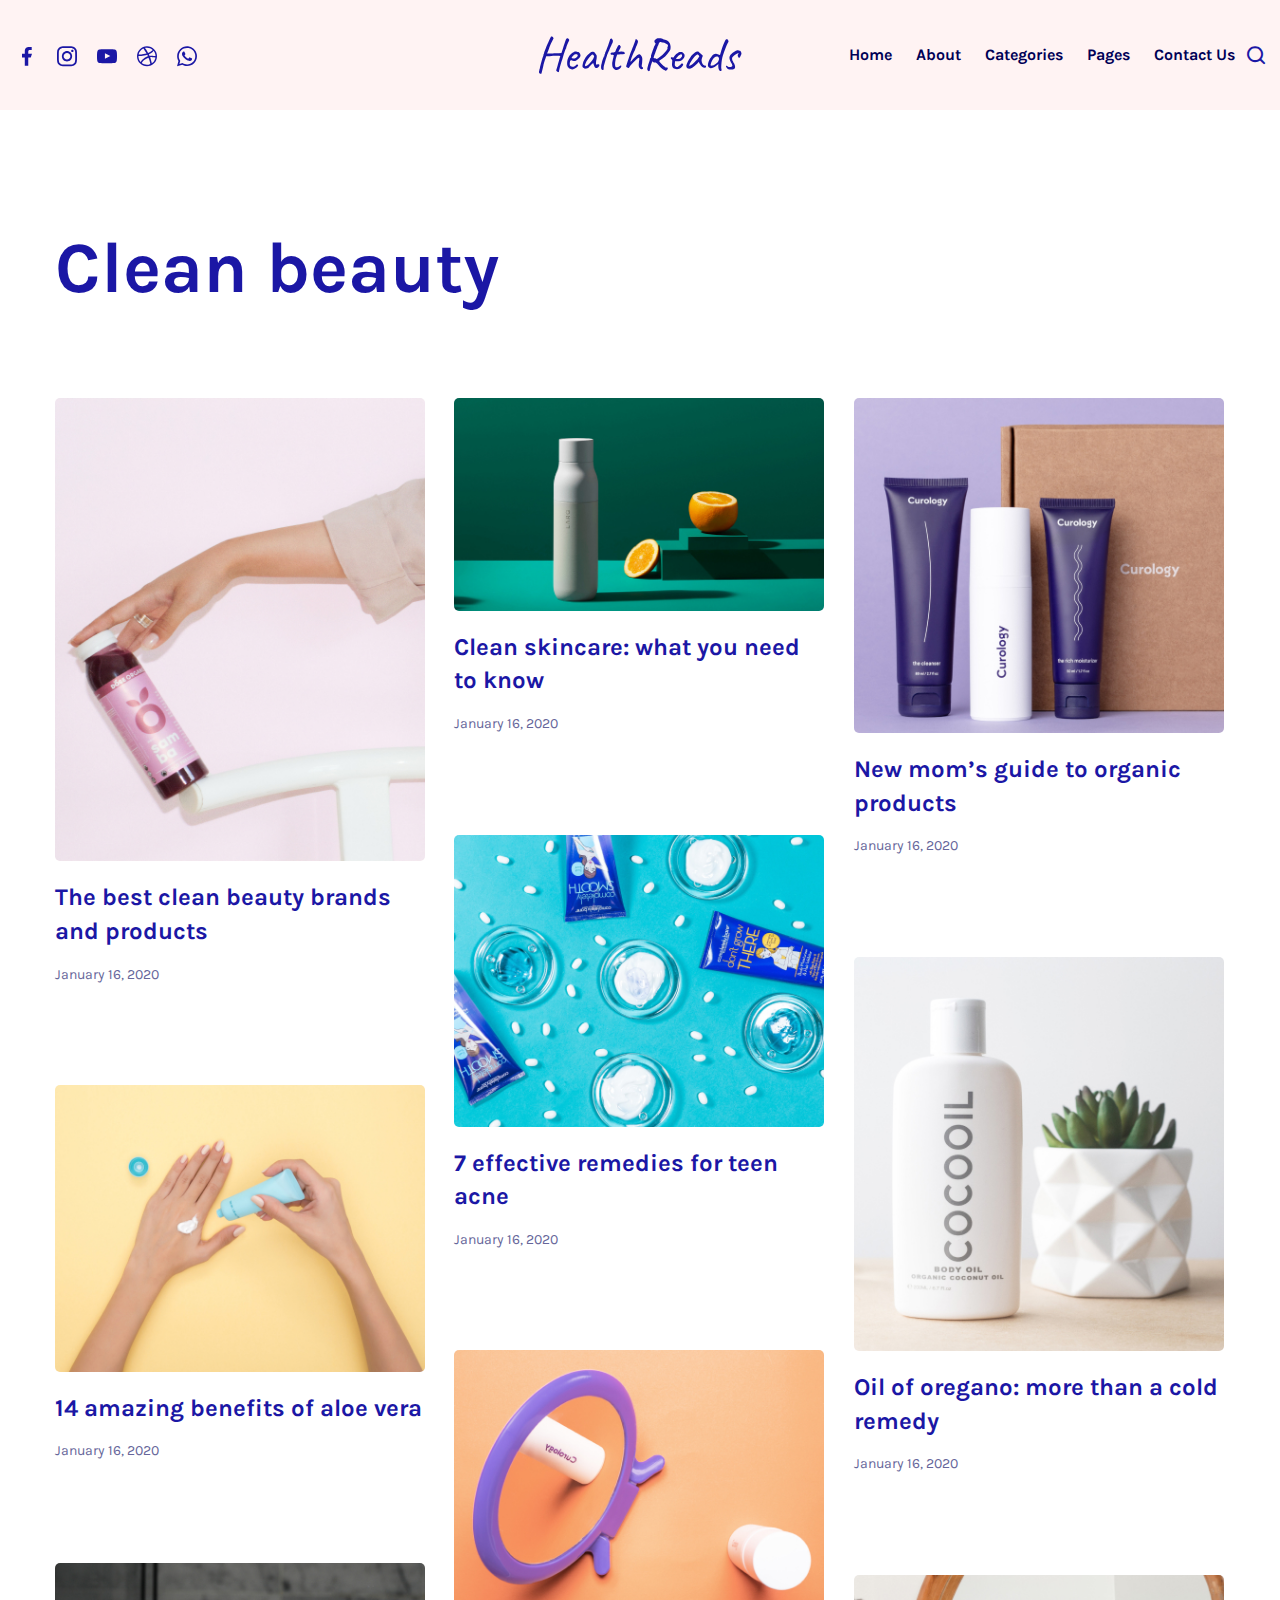
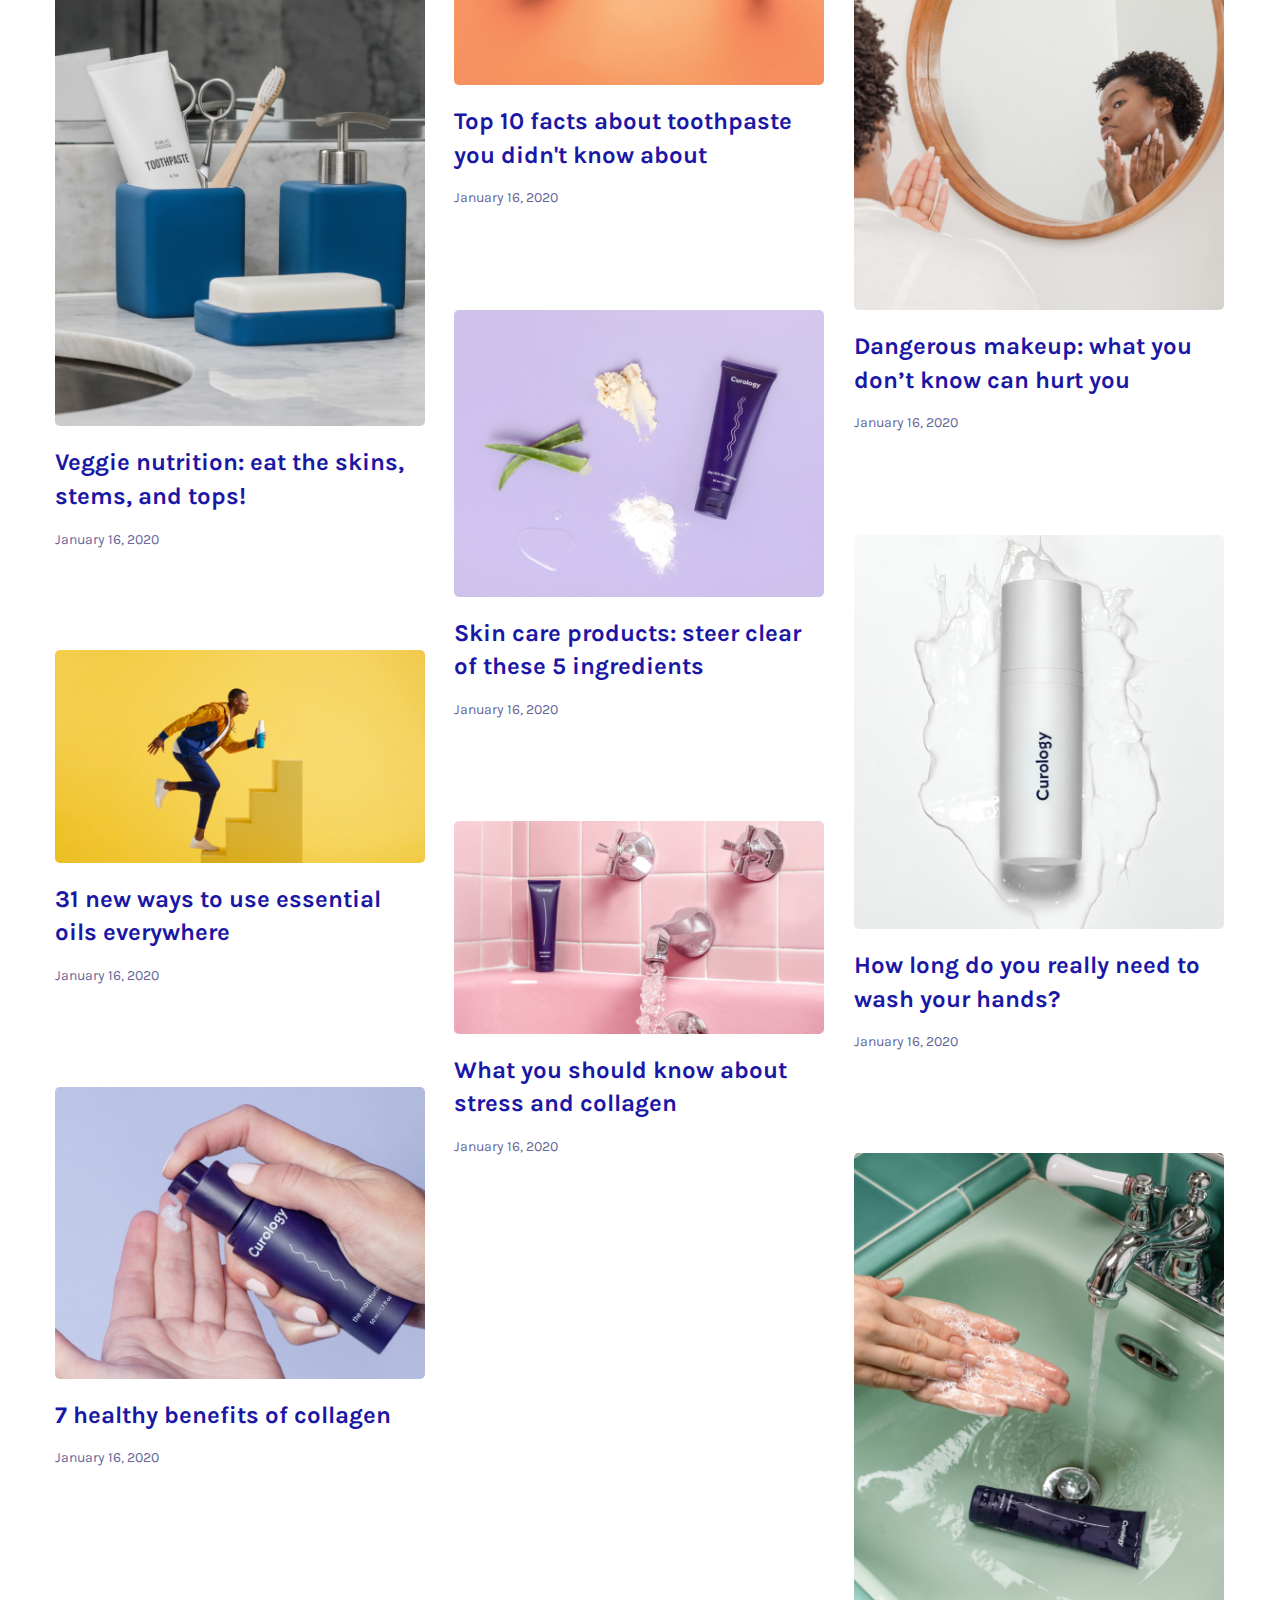
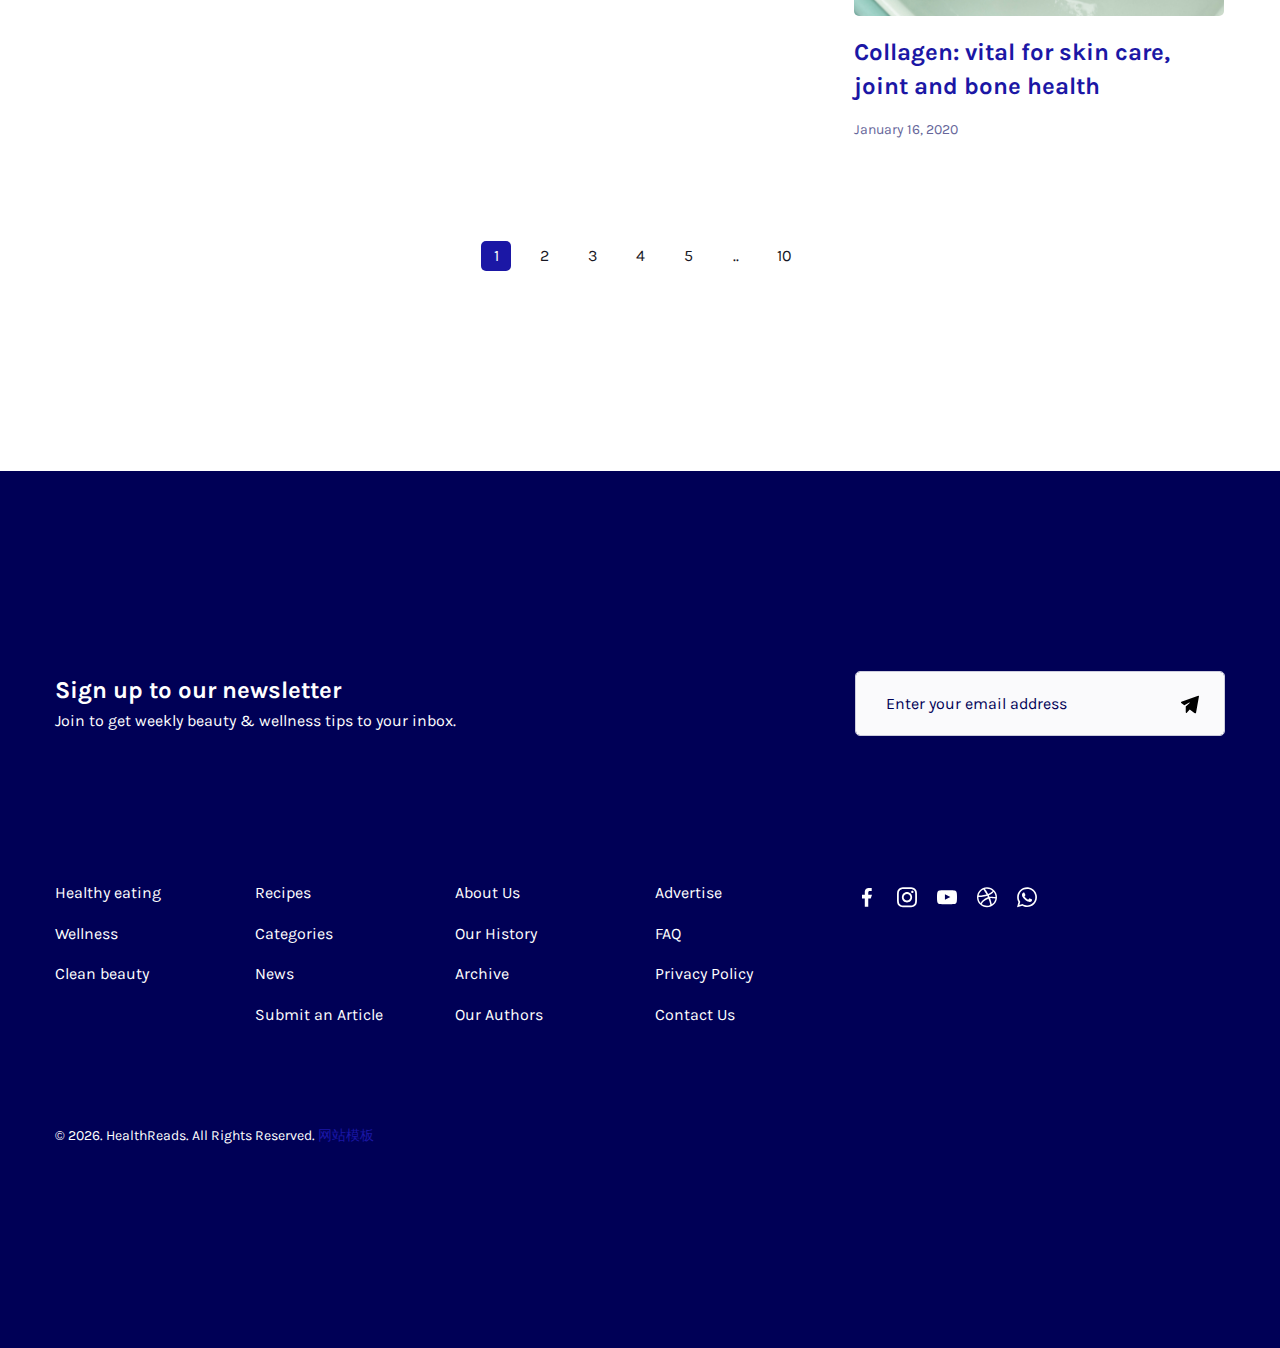
<file: blog.html>
<!DOCTYPE html>
<html lang="en">
  <head>
    <title>Category</title>
    <meta charset="utf-8">
    <meta name="viewport" content="width=device-width, height=device-height, initial-scale=1.0">
    <meta http-equiv="X-UA-Compatible" content="IE=edge">
    <link rel="icon" href="images/favicon.ico" type="image/x-icon">
    <link rel="stylesheet" href="components/base/base.css">
    <script src="components/base/core.js"></script>
    <script src="components/base/script.js"></script>
  </head>
  <body>
    <div class="page">
      <!--RD Navbar-->
      <header class="section rd-navbar-wrap" data-preset='{"title":"Navbar Consulting","category":"header","reload":true,"id":"navbar-consulting"}'>
        <nav class="rd-navbar navbar-consulting">
          <div class="navbar-container">
            <div class="navbar-cell">
              <div class="navbar-subpanel">
                <div class="navbar-subpanel-item">
                  <button class="navbar-button navbar-info-button mdi-dots-vertical novi-icon" data-multi-switch='{"targets":".rd-navbar","scope":".rd-navbar","class":"navbar-info-active","isolate":"[data-multi-switch]"}'></button>
                  <div class="navbar-info">
                    <div class="group-16 d-flex"><a class="icon-social" href="#">
                        <svg class="svg-icon" width="10" height="20" viewBox="0 0 10 20" fill="none">
                          <path d="M2.79297 19.625V11.5H0V7.75H2.79297V5.13281C2.79297 4.41667 2.89714 3.79167 3.10547 3.25781C3.32682 2.72396 3.6263 2.28125 4.00391 1.92969C4.39453 1.57812 4.85677 1.31771 5.39062 1.14844C5.92448 0.966146 6.51042 0.875 7.14844 0.875C7.7474 0.875 8.28776 0.894531 8.76953 0.933594C9.2513 0.959635 9.5638 0.985677 9.70703 1.01172V3.98047H7.94922C7.25911 3.98047 6.80339 4.13021 6.58203 4.42969C6.36068 4.72917 6.25 5.11979 6.25 5.60156V7.75H10L8.75 11.5H6.25V19.625H2.79297Z"></path>
                        </svg></a><a class="icon-social" href="#">
                        <svg class="svg-icon" width="20" height="21" viewBox="0 0 20 21">
                          <path d="M10 2.04688C11.3411 2.04688 12.2135 2.05339 12.6172 2.06641C13.0339 2.06641 13.5091 2.07943 14.043 2.10547C14.6159 2.13151 15.1562 2.22266 15.6641 2.37891C16.1849 2.52214 16.6471 2.79557 17.0508 3.19922C17.4544 3.60286 17.7279 4.0651 17.8711 4.58594C18.0273 5.09375 18.1185 5.63411 18.1445 6.20703C18.1706 6.74089 18.1836 7.21615 18.1836 7.63281C18.1966 8.03646 18.2031 8.90885 18.2031 10.25C18.2031 11.5911 18.1966 12.4701 18.1836 12.8867C18.1836 13.2904 18.1706 13.7591 18.1445 14.293C18.1185 14.8659 18.0273 15.4128 17.8711 15.9336C17.7279 16.4414 17.4544 16.8971 17.0508 17.3008C16.6471 17.7044 16.1849 17.9844 15.6641 18.1406C15.1562 18.2839 14.6159 18.3685 14.043 18.3945C13.5091 18.4206 13.0339 18.4401 12.6172 18.4531C12.2135 18.4531 11.3411 18.4531 10 18.4531C8.65885 18.4531 7.77995 18.4531 7.36328 18.4531C6.95964 18.4401 6.49089 18.4206 5.95703 18.3945C5.38411 18.3685 4.83724 18.2839 4.31641 18.1406C3.80859 17.9844 3.35286 17.7044 2.94922 17.3008C2.54557 16.8971 2.26562 16.4414 2.10938 15.9336C1.96615 15.4128 1.88151 14.8659 1.85547 14.293C1.82943 13.7591 1.8099 13.2904 1.79688 12.8867C1.79688 12.4701 1.79688 11.5911 1.79688 10.25C1.79688 8.90885 1.79688 8.03646 1.79688 7.63281C1.8099 7.21615 1.82943 6.74089 1.85547 6.20703C1.88151 5.63411 1.96615 5.09375 2.10938 4.58594C2.26562 4.0651 2.54557 3.60286 2.94922 3.19922C3.35286 2.79557 3.80859 2.52214 4.31641 2.37891C4.83724 2.22266 5.38411 2.13151 5.95703 2.10547C6.49089 2.07943 6.95964 2.06641 7.36328 2.06641C7.77995 2.05339 8.65885 2.04688 10 2.04688ZM10 0.25C8.64583 0.25 7.75391 0.25651 7.32422 0.269531C6.89453 0.269531 6.41276 0.282552 5.87891 0.308594C5.05859 0.347656 4.29688 0.484375 3.59375 0.71875C2.89062 0.953125 2.2526 1.35677 1.67969 1.92969C1.10677 2.5026 0.703125 3.14062 0.46875 3.84375C0.234375 4.54688 0.0976562 5.30859 0.0585938 6.12891C0.0325521 6.66276 0.0130208 7.14453 0 7.57422C0 8.00391 0 8.89583 0 10.25C0 11.6042 0 12.4961 0 12.9258C0.0130208 13.3555 0.0325521 13.8372 0.0585938 14.3711C0.0976562 15.1914 0.234375 15.9531 0.46875 16.6562C0.703125 17.3594 1.10677 17.9974 1.67969 18.5703C2.2526 19.1432 2.89062 19.5469 3.59375 19.7812C4.29688 20.0156 5.05859 20.1523 5.87891 20.1914C6.41276 20.2174 6.89453 20.2305 7.32422 20.2305C7.75391 20.2435 8.64583 20.25 10 20.25C11.3542 20.25 12.2461 20.2435 12.6758 20.2305C13.1055 20.2305 13.5872 20.2174 14.1211 20.1914C14.9414 20.1523 15.7031 20.0156 16.4062 19.7812C17.1094 19.5469 17.7474 19.1432 18.3203 18.5703C18.8932 17.9974 19.2969 17.3594 19.5312 16.6562C19.7656 15.9531 19.9023 15.1914 19.9414 14.3711C19.9674 13.8372 19.9805 13.3555 19.9805 12.9258C19.9935 12.4961 20 11.6042 20 10.25C20 8.89583 19.9935 8.00391 19.9805 7.57422C19.9805 7.14453 19.9674 6.66276 19.9414 6.12891C19.9023 5.30859 19.7656 4.54688 19.5312 3.84375C19.2969 3.14062 18.8932 2.5026 18.3203 1.92969C17.7474 1.35677 17.1094 0.953125 16.4062 0.71875C15.7031 0.484375 14.9414 0.347656 14.1211 0.308594C13.5872 0.282552 13.1055 0.269531 12.6758 0.269531C12.2461 0.25651 11.3542 0.25 10 0.25ZM10 5.11328C9.29688 5.11328 8.63281 5.25 8.00781 5.52344C7.38281 5.78385 6.83594 6.14844 6.36719 6.61719C5.89844 7.08594 5.52734 7.63281 5.25391 8.25781C4.99349 8.88281 4.86328 9.54688 4.86328 10.25C4.86328 10.9531 4.99349 11.6172 5.25391 12.2422C5.52734 12.8672 5.89844 13.4141 6.36719 13.8828C6.83594 14.3516 7.38281 14.7227 8.00781 14.9961C8.63281 15.2565 9.29688 15.3867 10 15.3867C10.7031 15.3867 11.3672 15.2565 11.9922 14.9961C12.6172 14.7227 13.1641 14.3516 13.6328 13.8828C14.1016 13.4141 14.4661 12.8672 14.7266 12.2422C15 11.6172 15.1367 10.9531 15.1367 10.25C15.1367 9.54688 15 8.88281 14.7266 8.25781C14.4661 7.63281 14.1016 7.08594 13.6328 6.61719C13.1641 6.14844 12.6172 5.78385 11.9922 5.52344C11.3672 5.25 10.7031 5.11328 10 5.11328ZM10 13.5898C9.07552 13.5898 8.28776 13.2643 7.63672 12.6133C6.98568 11.9622 6.66016 11.1745 6.66016 10.25C6.66016 9.32552 6.98568 8.53776 7.63672 7.88672C8.28776 7.23568 9.07552 6.91016 10 6.91016C10.9245 6.91016 11.7122 7.23568 12.3633 7.88672C13.0143 8.53776 13.3398 9.32552 13.3398 10.25C13.3398 11.1745 13.0143 11.9622 12.3633 12.6133C11.7122 13.2643 10.9245 13.5898 10 13.5898ZM16.543 4.91797C16.543 5.24349 16.4258 5.52344 16.1914 5.75781C15.957 5.99219 15.6706 6.10938 15.332 6.10938C15.0065 6.10938 14.7266 5.99219 14.4922 5.75781C14.2578 5.52344 14.1406 5.24349 14.1406 4.91797C14.1406 4.57943 14.2578 4.29297 14.4922 4.05859C14.7266 3.82422 15.0065 3.70703 15.332 3.70703C15.6706 3.70703 15.957 3.82422 16.1914 4.05859C16.4258 4.29297 16.543 4.57943 16.543 4.91797Z"></path>
                        </svg></a><a class="icon-social" href="#">
                        <svg class="svg-icon" width="20" height="15" viewBox="0 0 20 15">
                          <path d="M19.8047 3.24609C19.8047 3.24609 19.7461 2.99219 19.6289 2.48438C19.5117 1.97656 19.3034 1.57292 19.0039 1.27344C18.6263 0.869792 18.2422 0.635417 17.8516 0.570312C17.474 0.492188 17.1875 0.440104 16.9922 0.414062C16.3021 0.361979 15.5469 0.322917 14.7266 0.296875C13.9062 0.270833 13.1445 0.251302 12.4414 0.238281C11.7513 0.22526 11.1719 0.21875 10.7031 0.21875C10.2344 0.21875 10 0.21875 10 0.21875C10 0.21875 9.76562 0.21875 9.29688 0.21875C8.82812 0.21875 8.24219 0.22526 7.53906 0.238281C6.84896 0.251302 6.09375 0.270833 5.27344 0.296875C4.45312 0.322917 3.69792 0.361979 3.00781 0.414062C2.8125 0.440104 2.51953 0.492188 2.12891 0.570312C1.7513 0.635417 1.3737 0.869792 0.996094 1.27344C0.696615 1.57292 0.488281 1.97656 0.371094 2.48438C0.253906 2.99219 0.195312 3.24609 0.195312 3.24609C0.195312 3.24609 0.16276 3.58464 0.0976562 4.26172C0.0325521 4.9388 0 5.68099 0 6.48828V8.01172C0 8.81901 0.0325521 9.5612 0.0976562 10.2383C0.16276 10.9023 0.195312 11.2344 0.195312 11.2344C0.195312 11.2344 0.253906 11.4948 0.371094 12.0156C0.488281 12.5234 0.696615 12.9271 0.996094 13.2266C1.3737 13.6302 1.77734 13.8646 2.20703 13.9297C2.64974 13.9948 2.98177 14.0469 3.20312 14.0859C3.60677 14.125 4.1862 14.1576 4.94141 14.1836C5.69661 14.2096 6.44531 14.2292 7.1875 14.2422C7.94271 14.2552 8.60026 14.2682 9.16016 14.2812C9.72005 14.2812 10 14.2812 10 14.2812C10 14.2812 10.2344 14.2812 10.7031 14.2812C11.1719 14.2812 11.7513 14.2747 12.4414 14.2617C13.1445 14.2487 13.9062 14.2292 14.7266 14.2031C15.5469 14.1641 16.3021 14.1185 16.9922 14.0664C17.1875 14.0534 17.474 14.0143 17.8516 13.9492C18.2422 13.8711 18.6263 13.6302 19.0039 13.2266C19.3034 12.9271 19.5117 12.5234 19.6289 12.0156C19.7461 11.4948 19.8047 11.2344 19.8047 11.2344C19.8047 11.2344 19.8372 10.9023 19.9023 10.2383C19.9674 9.5612 20 8.81901 20 8.01172V6.48828C20 5.68099 19.9674 4.9388 19.9023 4.26172C19.8372 3.58464 19.8047 3.24609 19.8047 3.24609ZM7.92969 9.84766V4.22266L13.3398 7.03516L7.92969 9.84766Z"></path>
                        </svg></a><a class="icon-social" href="#">
                        <svg class="svg-icon" width="20" height="21" viewBox="0 0 20 21">
                          <path d="M10 20.25C8.61979 20.25 7.32422 19.9831 6.11328 19.4492C4.90234 18.9284 3.84115 18.2188 2.92969 17.3203C2.03125 16.4089 1.3151 15.3477 0.78125 14.1367C0.260417 12.9258 0 11.6302 0 10.25C0 8.86979 0.260417 7.57422 0.78125 6.36328C1.3151 5.15234 2.03125 4.09766 2.92969 3.19922C3.84115 2.28776 4.90234 1.57161 6.11328 1.05078C7.32422 0.516927 8.61979 0.25 10 0.25C11.3802 0.25 12.6758 0.516927 13.8867 1.05078C15.0977 1.57161 16.1523 2.28776 17.0508 3.19922C17.9622 4.09766 18.6784 5.15234 19.1992 6.36328C19.7331 7.57422 20 8.86979 20 10.25C20 11.6302 19.7331 12.9258 19.1992 14.1367C18.6784 15.3477 17.9622 16.4089 17.0508 17.3203C16.1523 18.2188 15.0977 18.9284 13.8867 19.4492C12.6758 19.9831 11.3802 20.25 10 20.25ZM18.4375 11.6172C18.3594 11.5911 18.1641 11.5391 17.8516 11.4609C17.5391 11.3828 17.1419 11.3112 16.6602 11.2461C16.1914 11.181 15.651 11.1419 15.0391 11.1289C14.4271 11.1029 13.7826 11.1419 13.1055 11.2461C13.3919 12.0143 13.6328 12.7435 13.8281 13.4336C14.0234 14.1107 14.1862 14.7161 14.3164 15.25C14.4596 15.7839 14.5638 16.2331 14.6289 16.5977C14.707 16.9622 14.7526 17.2096 14.7656 17.3398C15.2474 17.0143 15.6901 16.6497 16.0938 16.2461C16.4974 15.8294 16.8555 15.3802 17.168 14.8984C17.4935 14.4036 17.7604 13.8828 17.9688 13.3359C18.1771 12.7891 18.3333 12.2161 18.4375 11.6172ZM13.3398 18.1211C13.3008 17.9388 13.2422 17.6458 13.1641 17.2422C13.0859 16.8255 12.9753 16.3372 12.832 15.7773C12.6888 15.2044 12.5065 14.5664 12.2852 13.8633C12.0768 13.1602 11.8229 12.4245 11.5234 11.6562C11.5104 11.6562 11.4974 11.6562 11.4844 11.6562C11.4714 11.6562 11.4648 11.6628 11.4648 11.6758C10.2539 12.0924 9.23177 12.5938 8.39844 13.1797C7.5651 13.7526 6.88151 14.3125 6.34766 14.8594C5.82682 15.3932 5.44271 15.8685 5.19531 16.2852C4.94792 16.6888 4.80469 16.9297 4.76562 17.0078C5.48177 17.5677 6.28255 18.0104 7.16797 18.3359C8.06641 18.6484 9.01042 18.8047 10 18.8047C10.5859 18.8047 11.1589 18.7461 11.7188 18.6289C12.2786 18.5117 12.819 18.3424 13.3398 18.1211ZM3.65234 15.9727C3.70443 15.8945 3.88672 15.6211 4.19922 15.1523C4.51172 14.6836 4.96094 14.1562 5.54688 13.5703C6.13281 12.9714 6.84245 12.3724 7.67578 11.7734C8.52214 11.1745 9.4987 10.6927 10.6055 10.3281C10.6576 10.3151 10.7096 10.3021 10.7617 10.2891C10.8138 10.276 10.8724 10.2565 10.9375 10.2305C10.8333 9.99609 10.7227 9.75521 10.6055 9.50781C10.4883 9.26042 10.3646 9.01953 10.2344 8.78516C9.16667 9.11068 8.125 9.35807 7.10938 9.52734C6.10677 9.68359 5.20182 9.80078 4.39453 9.87891C3.58724 9.94401 2.91667 9.98307 2.38281 9.99609C1.86198 9.99609 1.55599 9.99609 1.46484 9.99609C1.46484 10.0482 1.46484 10.0938 1.46484 10.1328C1.46484 10.1719 1.46484 10.2174 1.46484 10.2695C1.46484 10.8164 1.51042 11.3503 1.60156 11.8711C1.70573 12.3919 1.84896 12.8932 2.03125 13.375C2.22656 13.8568 2.46094 14.319 2.73438 14.7617C3.00781 15.1914 3.3138 15.5951 3.65234 15.9727ZM1.64062 8.51172C1.73177 8.51172 2.00521 8.51172 2.46094 8.51172C2.92969 8.4987 3.51562 8.45964 4.21875 8.39453C4.9349 8.32943 5.7487 8.22526 6.66016 8.08203C7.58464 7.9388 8.54167 7.73698 9.53125 7.47656C9.17969 6.85156 8.82812 6.25911 8.47656 5.69922C8.125 5.1263 7.79948 4.61849 7.5 4.17578C7.21354 3.73307 6.96615 3.36849 6.75781 3.08203C6.54948 2.79557 6.41927 2.61328 6.36719 2.53516C5.76823 2.82161 5.20833 3.16667 4.6875 3.57031C4.17969 3.97396 3.71745 4.4362 3.30078 4.95703C2.89714 5.46484 2.55208 6.01823 2.26562 6.61719C1.99219 7.21615 1.78385 7.84766 1.64062 8.51172ZM8.00781 1.94922C8.0599 2.04036 8.1901 2.22917 8.39844 2.51562C8.60677 2.80208 8.86068 3.16667 9.16016 3.60938C9.45964 4.05208 9.78516 4.5599 10.1367 5.13281C10.4883 5.70573 10.8398 6.31771 11.1914 6.96875C12.7018 6.39583 13.8021 5.76432 14.4922 5.07422C15.1953 4.38411 15.5859 3.98698 15.6641 3.88281C14.9089 3.20573 14.043 2.67839 13.0664 2.30078C12.1029 1.91016 11.0807 1.71484 10 1.71484C9.66146 1.71484 9.32292 1.74089 8.98438 1.79297C8.64583 1.83203 8.32031 1.88411 8.00781 1.94922ZM16.6211 4.85938C16.569 4.92448 16.4388 5.07422 16.2305 5.30859C16.0221 5.54297 15.7227 5.82292 15.332 6.14844C14.9544 6.47396 14.4727 6.82552 13.8867 7.20312C13.3138 7.56771 12.6302 7.91276 11.8359 8.23828C11.9401 8.43359 12.0378 8.63542 12.1289 8.84375C12.2331 9.05208 12.3242 9.26042 12.4023 9.46875C12.4414 9.54688 12.474 9.625 12.5 9.70312C12.526 9.76823 12.5586 9.83333 12.5977 9.89844C13.3008 9.82031 13.9909 9.78776 14.668 9.80078C15.3581 9.80078 15.9766 9.83333 16.5234 9.89844C17.0703 9.95052 17.526 10.0091 17.8906 10.0742C18.2552 10.1263 18.4701 10.1654 18.5352 10.1914C18.5352 9.17578 18.3594 8.21875 18.0078 7.32031C17.6693 6.40885 17.207 5.58854 16.6211 4.85938Z"></path>
                        </svg></a><a class="icon-social" href="#">
                        <svg class="svg-icon" width="20" height="21" viewBox="0 0 20 21">
                          <path d="M0.0390625 20.25L1.44531 15.1133C1.01562 14.3581 0.690104 13.5638 0.46875 12.7305C0.247396 11.8841 0.136719 11.0247 0.136719 10.1523C0.136719 8.78516 0.397135 7.5026 0.917969 6.30469C1.4388 5.10677 2.14193 4.05859 3.02734 3.16016C3.92578 2.26172 4.97396 1.55208 6.17188 1.03125C7.38281 0.510417 8.67188 0.25 10.0391 0.25C10.7031 0.25 11.3542 0.315104 11.9922 0.445312C12.6302 0.575521 13.2422 0.764323 13.8281 1.01172C14.4271 1.24609 14.9935 1.54557 15.5273 1.91016C16.0742 2.27474 16.582 2.69141 17.0508 3.16016C17.5195 3.62891 17.9362 4.13672 18.3008 4.68359C18.6654 5.21745 18.9648 5.78385 19.1992 6.38281C19.4466 6.96875 19.6354 7.58073 19.7656 8.21875C19.8958 8.85677 19.9609 9.50781 19.9609 10.1719C19.9609 11.5391 19.7005 12.8216 19.1797 14.0195C18.6589 15.2174 17.9492 16.2656 17.0508 17.1641C16.1523 18.0625 15.0977 18.7721 13.8867 19.293C12.6888 19.8138 11.4062 20.0742 10.0391 20.0742C9.20573 20.0742 8.38542 19.9701 7.57812 19.7617C6.78385 19.5664 6.02214 19.2669 5.29297 18.8633L0.0390625 20.25ZM5.54688 17.0859L5.83984 17.2617C6.47786 17.6393 7.14844 17.9258 7.85156 18.1211C8.56771 18.3034 9.29688 18.401 10.0391 18.4141C11.1719 18.4141 12.2396 18.1992 13.2422 17.7695C14.2448 17.3268 15.1172 16.7344 15.8594 15.9922C16.6146 15.25 17.207 14.3776 17.6367 13.375C18.0664 12.3724 18.2812 11.3047 18.2812 10.1719C18.2812 9.61198 18.2292 9.07161 18.125 8.55078C18.0208 8.01693 17.8646 7.5026 17.6562 7.00781C17.4479 6.51302 17.194 6.04427 16.8945 5.60156C16.5951 5.14583 16.2565 4.72266 15.8789 4.33203C15.4883 3.94141 15.0651 3.59635 14.6094 3.29688C14.1667 2.9974 13.6979 2.75 13.2031 2.55469C12.7083 2.34635 12.194 2.1901 11.6602 2.08594C11.1393 1.98177 10.599 1.92969 10.0391 1.92969C8.90625 1.92969 7.83854 2.14453 6.83594 2.57422C5.83333 3.00391 4.96094 3.59635 4.21875 4.35156C3.47656 5.09375 2.88411 5.96615 2.44141 6.96875C2.01172 7.95833 1.79688 9.01953 1.79688 10.1523C1.79688 10.9336 1.90104 11.7018 2.10938 12.457C2.33073 13.1992 2.64974 13.8958 3.06641 14.5469L3.26172 14.8594L2.42188 17.8867L5.54688 17.0859ZM7.55859 6.01172C7.46745 5.77734 7.36979 5.65365 7.26562 5.64062C7.17448 5.61458 7.08984 5.60156 7.01172 5.60156C6.93359 5.58854 6.85547 5.58203 6.77734 5.58203C6.69922 5.58203 6.61458 5.58203 6.52344 5.58203C6.44531 5.58203 6.34115 5.60156 6.21094 5.64062C6.09375 5.67969 5.98307 5.76432 5.87891 5.89453C5.76172 6.01172 5.58594 6.23307 5.35156 6.55859C5.11719 6.88411 5 7.35286 5 7.96484C5 8.57682 5.14974 9.13672 5.44922 9.64453C5.76172 10.1523 5.95052 10.4453 6.01562 10.5234C6.04167 10.5625 6.15885 10.7318 6.36719 11.0312C6.58854 11.3177 6.88151 11.6562 7.24609 12.0469C7.61068 12.4375 8.04688 12.8411 8.55469 13.2578C9.0625 13.6615 9.62891 13.9935 10.2539 14.2539C10.5404 14.3841 10.8008 14.4948 11.0352 14.5859C11.2695 14.6641 11.4779 14.7292 11.6602 14.7812C11.9596 14.8724 12.2396 14.918 12.5 14.918C12.7604 14.918 13.0013 14.9049 13.2227 14.8789C13.457 14.8398 13.7695 14.7096 14.1602 14.4883C14.5508 14.2539 14.7917 13.9935 14.8828 13.707C14.987 13.4206 15.0456 13.1667 15.0586 12.9453C15.0716 12.7109 15.0651 12.5677 15.0391 12.5156C15 12.4635 14.9414 12.418 14.8633 12.3789C14.7852 12.3398 14.6875 12.2943 14.5703 12.2422C14.4401 12.1771 14.1536 12.0404 13.7109 11.832C13.2682 11.6107 12.9883 11.474 12.8711 11.4219C12.7539 11.3828 12.6497 11.3633 12.5586 11.3633C12.4805 11.3633 12.3958 11.4284 12.3047 11.5586C12.2266 11.6758 12.0964 11.8451 11.9141 12.0664C11.7318 12.2878 11.6016 12.4375 11.5234 12.5156C11.4583 12.6068 11.3802 12.6589 11.2891 12.6719C11.2109 12.6719 11.1133 12.6458 10.9961 12.5938C10.8659 12.5286 10.6185 12.4115 10.2539 12.2422C9.88932 12.0729 9.47266 11.7799 9.00391 11.3633C8.6263 11.0247 8.32031 10.6862 8.08594 10.3477C7.85156 9.99609 7.69531 9.76172 7.61719 9.64453C7.55208 9.51432 7.53906 9.41667 7.57812 9.35156C7.61719 9.27344 7.66927 9.20182 7.73438 9.13672C7.78646 9.08464 7.84505 9.01953 7.91016 8.94141C7.97526 8.85026 8.04036 8.77214 8.10547 8.70703C8.17057 8.62891 8.21615 8.5638 8.24219 8.51172C8.26823 8.44661 8.30078 8.375 8.33984 8.29688C8.39193 8.20573 8.41146 8.1276 8.39844 8.0625C8.38542 7.98438 8.35938 7.91276 8.32031 7.84766C8.29427 7.79557 8.18359 7.54167 7.98828 7.08594C7.80599 6.61719 7.66276 6.25911 7.55859 6.01172Z"></path>
                        </svg></a></div>
                  </div>
                </div>
              </div>
            </div>
            <div class="navbar-cell">
              <div class="navbar-panel">
                <button class="navbar-switch int-hamburger novi-icon" data-multi-switch='{"targets":".rd-navbar","scope":".rd-navbar","isolate":"[data-multi-switch]"}'></button>
                <div class="navbar-logo">
                  <!-- Logo-->
                  <div class="logo"><a class="logo-link" href="index.html"><img class="logo-image-default" src="images/logo-default-204x38.svg" alt="HealthReads" width="204" height="38"/><img class="logo-image-inverse" src="images/logo-inverse-204x38.svg" alt="HealthReads" width="204" height="38"/></a></div>
                </div>
              </div>
            </div>
            <div class="navbar-cell">
              <ul class="navbar-navigation rd-navbar-nav">
                <li class="navbar-navigation-root-item"><a class="navbar-navigation-root-link" href="index.html">Home</a>
                </li>
                <li class="navbar-navigation-root-item"><a class="navbar-navigation-root-link" href="about.html">About</a>
                </li>
                <li class="navbar-navigation-root-item"><a class="navbar-navigation-root-link" href="#">Categories</a>
                  <ul class="navbar-navigation-dropdown rd-navbar-dropdown">
                    <li class="navbar-navigation-back">
                      <button class="navbar-navigation-back-btn">Back</button>
                    </li>
                    <li class="navbar-navigation-dropdown-item"><a class="navbar-navigation-dropdown-link" href="blog.html">Clean beauty</a>
                    </li>
                    <li class="navbar-navigation-dropdown-item"><a class="navbar-navigation-dropdown-link" href="blog.html">Healthy eating</a>
                    </li>
                    <li class="navbar-navigation-dropdown-item"><a class="navbar-navigation-dropdown-link" href="blog.html">Wellness</a>
                    </li>
                    <li class="navbar-navigation-dropdown-item"><a class="navbar-navigation-dropdown-link" href="single-post.html">Single post</a>
                    </li>
                  </ul>
                </li>
                <li class="navbar-navigation-root-item"><a class="navbar-navigation-root-link" href="#">Pages</a>
                  <ul class="navbar-navigation-dropdown rd-navbar-dropdown">
                    <li class="navbar-navigation-back">
                      <button class="navbar-navigation-back-btn">Back</button>
                    </li>
                    <li class="navbar-navigation-dropdown-item"><a class="navbar-navigation-dropdown-link" href="typography.html">Typography</a>
                    </li>
                    <li class="navbar-navigation-dropdown-item"><a class="navbar-navigation-dropdown-link" href="buttons.html">Buttons</a>
                    </li>
                    <li class="navbar-navigation-dropdown-item"><a class="navbar-navigation-dropdown-link" href="grid-system.html">Grid system</a>
                    </li>
                    <li class="navbar-navigation-dropdown-item"><a class="navbar-navigation-dropdown-link" href="search-results.html">Search results</a>
                    </li>
                    <li class="navbar-navigation-dropdown-item"><a class="navbar-navigation-dropdown-link" href="privacy-policy.html">Privacy policy</a>
                    </li>
                  </ul>
                </li>
                <li class="navbar-navigation-root-item"><a class="navbar-navigation-root-link" href="contact-us.html">Contact Us</a>
                </li>
              </ul>
              <div class="navbar-search-box">
                <div class="navbar-search">
                  <div class="navbar-search-container">
                    <form class="navbar-search-form" action="search-results.html" method="GET" data-rd-search='{"output":".navbar-search-results","mode":"live","liveResults":3,"template":"<h5 class=\"search-title\"><a target=\"_top\" href=\"#{href}\" class=\"search-link\">#{title}</a></h5><p>...#{token}...</p>"}'>
                      <button class="navbar-search-btn int-search novi-icon"></button>
                      <input class="navbar-search-input" type="text" placeholder="Looking for something?" autocomplete="off" name="s"/>
                      <button class="navbar-search-close search-switch int-close novi-icon" type="button" data-multi-switch='{"targets":".rd-navbar","scope":".rd-navbar","class":"navbar-search-active","isolate":"[data-multi-switch]:not(.search-switch)"}'></button>
                    </form>
                  </div>
                </div>
                <div class="navbar-search-results">No results</div>
                <button class="navbar-button search-switch int-search novi-icon" data-multi-switch='{"targets":".rd-navbar","scope":".rd-navbar","class":"navbar-search-active","isolate":"[data-multi-switch]:not(.search-switch)"}'></button>
              </div>
            </div>
          </div>
        </nav>
      </header>

      <!-- Clean beauty-->
      <section class="section section-lg bg-white section-lg-top-115">
        <div class="container isotope-wrap">
          <h1>Clean beauty</h1>
          <div class="row row-xxl-132 row-xl-100 row-lg-60 row-30 isotope">
            <div class="col-lg-4 col-xs-6 isotope-item">
              <article class="post post-vertical">
                <figure class="post-vertical-figure"><a class="link-image rounded" href="single-post.html"><img src="images/blog-01-390x488.jpg" alt="" width="390" height="488"/></a>
                </figure>
                <h5 class="post-vertical-title"><a href="single-post.html">The best clean beauty brands and products</a></h5>
                <time class="post-vertical-time" datetime="2020">January 16, 2020</time>
              </article>
            </div>
            <div class="col-lg-4 col-xs-6 isotope-item">
              <article class="post post-vertical">
                <figure class="post-vertical-figure"><a class="link-image rounded" href="single-post.html"><img src="images/blog-02-390x224.jpg" alt="" width="390" height="224"/></a>
                </figure>
                <h5 class="post-vertical-title"><a href="single-post.html">Clean skincare: what you need to know</a></h5>
                <time class="post-vertical-time" datetime="2020">January 16, 2020</time>
              </article>
            </div>
            <div class="col-lg-4 col-xs-6 isotope-item">
              <article class="post post-vertical">
                <figure class="post-vertical-figure"><a class="link-image rounded" href="single-post.html"><img src="images/blog-03-390x353.jpg" alt="" width="390" height="353"/></a>
                </figure>
                <h5 class="post-vertical-title"><a href="single-post.html">New mom’s guide to organic products</a></h5>
                <time class="post-vertical-time" datetime="2020">January 16, 2020</time>
              </article>
            </div>
            <div class="col-lg-4 col-xs-6 isotope-item">
              <article class="post post-vertical">
                <figure class="post-vertical-figure"><a class="link-image rounded" href="single-post.html"><img src="images/blog-04-390x307.jpg" alt="" width="390" height="307"/></a>
                </figure>
                <h5 class="post-vertical-title"><a href="single-post.html">7 effective remedies for teen acne</a></h5>
                <time class="post-vertical-time" datetime="2020">January 16, 2020</time>
              </article>
            </div>
            <div class="col-lg-4 col-xs-6 isotope-item">
              <article class="post post-vertical">
                <figure class="post-vertical-figure"><a class="link-image rounded" href="single-post.html"><img src="images/blog-05-390x415.jpg" alt="" width="390" height="415"/></a>
                </figure>
                <h5 class="post-vertical-title"><a href="single-post.html">Oil of oregano: more than a cold remedy</a></h5>
                <time class="post-vertical-time" datetime="2020">January 16, 2020</time>
              </article>
            </div>
            <div class="col-lg-4 col-xs-6 isotope-item">
              <article class="post post-vertical">
                <figure class="post-vertical-figure"><a class="link-image rounded" href="single-post.html"><img src="images/blog-06-390x302.jpg" alt="" width="390" height="302"/></a>
                </figure>
                <h5 class="post-vertical-title"><a href="single-post.html">14 amazing benefits of aloe vera</a></h5>
                <time class="post-vertical-time" datetime="2020">January 16, 2020</time>
              </article>
            </div>
            <div class="col-lg-4 col-xs-6 isotope-item">
              <article class="post post-vertical">
                <figure class="post-vertical-figure"><a class="link-image rounded" href="single-post.html"><img src="images/blog-07-390x353.jpg" alt="" width="390" height="353"/></a>
                </figure>
                <h5 class="post-vertical-title"><a href="single-post.html">Top 10 facts about toothpaste you didn't know about</a></h5>
                <time class="post-vertical-time" datetime="2020">January 16, 2020</time>
              </article>
            </div>
            <div class="col-lg-4 col-xs-6 isotope-item">
              <article class="post post-vertical">
                <figure class="post-vertical-figure"><a class="link-image rounded" href="single-post.html"><img src="images/blog-08-390x488.jpg" alt="" width="390" height="488"/></a>
                </figure>
                <h5 class="post-vertical-title"><a href="single-post.html">Veggie nutrition: eat the skins, stems, and tops!</a></h5>
                <time class="post-vertical-time" datetime="2020">January 16, 2020</time>
              </article>
            </div>
            <div class="col-lg-4 col-xs-6 isotope-item">
              <article class="post post-vertical">
                <figure class="post-vertical-figure"><a class="link-image rounded" href="single-post.html"><img src="images/blog-09-390x353.jpg" alt="" width="390" height="353"/></a>
                </figure>
                <h5 class="post-vertical-title"><a href="single-post.html">Dangerous makeup: what you don’t know can hurt you</a></h5>
                <time class="post-vertical-time" datetime="2020">January 16, 2020</time>
              </article>
            </div>
            <div class="col-lg-4 col-xs-6 isotope-item">
              <article class="post post-vertical">
                <figure class="post-vertical-figure"><a class="link-image rounded" href="single-post.html"><img src="images/blog-10-390x302.jpg" alt="" width="390" height="302"/></a>
                </figure>
                <h5 class="post-vertical-title"><a href="single-post.html">Skin care products: steer clear of these 5 ingredients</a></h5>
                <time class="post-vertical-time" datetime="2020">January 16, 2020</time>
              </article>
            </div>
            <div class="col-lg-4 col-xs-6 isotope-item">
              <article class="post post-vertical">
                <figure class="post-vertical-figure"><a class="link-image rounded" href="single-post.html"><img src="images/blog-11-390x415.jpg" alt="" width="390" height="415"/></a>
                </figure>
                <h5 class="post-vertical-title"><a href="single-post.html">How long do you really need to wash your hands?</a></h5>
                <time class="post-vertical-time" datetime="2020">January 16, 2020</time>
              </article>
            </div>
            <div class="col-lg-4 col-xs-6 isotope-item">
              <article class="post post-vertical">
                <figure class="post-vertical-figure"><a class="link-image rounded" href="single-post.html"><img src="images/blog-12-390x224.jpg" alt="" width="390" height="224"/></a>
                </figure>
                <h5 class="post-vertical-title"><a href="single-post.html">31 new ways to use essential oils everywhere</a></h5>
                <time class="post-vertical-time" datetime="2020">January 16, 2020</time>
              </article>
            </div>
            <div class="col-lg-4 col-xs-6 isotope-item">
              <article class="post post-vertical">
                <figure class="post-vertical-figure"><a class="link-image rounded" href="single-post.html"><img src="images/blog-13-390x224.jpg" alt="" width="390" height="224"/></a>
                </figure>
                <h5 class="post-vertical-title"><a href="single-post.html">What you should know about stress and collagen</a></h5>
                <time class="post-vertical-time" datetime="2020">January 16, 2020</time>
              </article>
            </div>
            <div class="col-lg-4 col-xs-6 isotope-item">
              <article class="post post-vertical">
                <figure class="post-vertical-figure"><a class="link-image rounded" href="single-post.html"><img src="images/blog-14-390x307.jpg" alt="" width="390" height="307"/></a>
                </figure>
                <h5 class="post-vertical-title"><a href="single-post.html">7 healthy benefits of collagen</a></h5>
                <time class="post-vertical-time" datetime="2020">January 16, 2020</time>
              </article>
            </div>
            <div class="col-lg-4 col-xs-6 isotope-item">
              <article class="post post-vertical">
                <figure class="post-vertical-figure"><a class="link-image rounded" href="single-post.html"><img src="images/blog-15-390x488.jpg" alt="" width="390" height="488"/></a>
                </figure>
                <h5 class="post-vertical-title"><a href="single-post.html">Collagen: vital for skin care, joint and bone health</a></h5>
                <time class="post-vertical-time" datetime="2020">January 16, 2020</time>
              </article>
            </div>
          </div>
          <ul class="pagination justify-content-center">
            <li class="page-item active"><a class="page-link" href="#">1</a>
            </li>
            <li class="page-item"><a class="page-link" href="#">2</a>
            </li>
            <li class="page-item"><a class="page-link" href="#">3</a>
            </li>
            <li class="page-item"><a class="page-link" href="#">4</a>
            </li>
            <li class="page-item"><a class="page-link" href="#">5</a>
            </li>
            <li class="page-item"><a class="page-link inactive" href="#">..</a>
            </li>
            <li class="page-item"><a class="page-link" href="#">10</a>
            </li>
          </ul>
        </div>
      </section>

      <!-- Footer consulting-->
      <footer class="section footer bg-secondary context-dark">
        <div class="container">
          <div class="row row-30 justify-content-xl-between align-items-center">
            <div class="col-lg-8 col-md-7 col-sm-6">
              <h5>Sign up to our newsletter</h5>
              <p class="mt-0">Join to get weekly beauty & wellness tips to your inbox.</p>
            </div>
            <div class="col-lg-4 col-md-5 col-sm-6">
              <form class="rd-mailform input-group" data-form-output="footer-consulting-form-output" data-form-type="subscribe" method="post" action="components/rd-mailform/rd-mailform.php">
                <div class="form-group-icon novi-disabled">
                  <input class="form-control" type="email" name="email" placeholder="Enter your email address" data-constraints="@Email @Required">
                  <button class="form-group-icon-btn">
                    <svg class="svg-icon" width="18" height="18">
                      <path d="M4.74438 10.8398V16.6959C4.74438 16.9803 4.86928 17.1743 5.11908 17.2777C5.38137 17.3811 5.6062 17.3294 5.79355 17.1225L8.73495 13.8066L14.037 17.8788C14.2243 18.0081 14.4179 18.0339 14.6178 17.9564C14.8301 17.8659 14.955 17.7107 14.9925 17.491L17.9901 0.73687C18.0275 0.491247 17.9589 0.297334 17.784 0.155131C17.6091 0 17.4155 -0.0387827 17.2032 0.0387827L0.41658 6.24401C0.179269 6.32157 0.0418784 6.48317 0.00440825 6.72879C-0.0205718 6.97441 0.0606135 7.17479 0.247964 7.32992L3.33925 9.67627L8.30405 6.96149C8.46642 6.87099 8.59756 6.90331 8.69748 7.05844C8.7974 7.21357 8.77867 7.34931 8.64128 7.46566L4.74438 10.8398Z"></path>
                    </svg>
                  </button>
                </div>
              </form>
              <div class="form-output snackbar snackbar-secondary" id="footer-consulting-form-output"></div>
            </div>
          </div>
          <div class="row row-50 justify-content-xl-between novi-disabled">
            <div class="col-lg-8">
              <div class="row row-20">
                <div class="col-md-3 col-6">
                  <ul class="list list-xl">
                    <li class="list-item"><a class="list-link" href="blog.html">Healthy eating</a></li>
                    <li class="list-item"><a class="list-link" href="blog.html">Wellness</a></li>
                    <li class="list-item"><a class="list-link" href="blog.html">Clean beauty</a></li>
                  </ul>
                </div>
                <div class="col-md-3 col-6">
                  <ul class="list list-xl">
                    <li class="list-item"><a class="list-link" href="#">Recipes</a></li>
                    <li class="list-item"><a class="list-link" href="#">Categories</a></li>
                    <li class="list-item"><a class="list-link" href="blog.html">News</a></li>
                    <li class="list-item"><a class="list-link" href="#">Submit an Article</a></li>
                  </ul>
                </div>
                <div class="col-md-3 col-6">
                  <ul class="list list-xl">
                    <li class="list-item"><a class="list-link" href="about.html">About Us</a></li>
                    <li class="list-item"><a class="list-link" href="#">Our History</a></li>
                    <li class="list-item"><a class="list-link" href="#">Archive</a></li>
                    <li class="list-item"><a class="list-link" href="#">Our Authors</a></li>
                  </ul>
                </div>
                <div class="col-md-3 col-6">
                  <ul class="list list-xl">
                    <li class="list-item"><a class="list-link" href="#">Advertise</a></li>
                    <li class="list-item"><a class="list-link" href="#">FAQ</a></li>
                    <li class="list-item"><a class="list-link" href="privacy-policy.html">Privacy Policy</a></li>
                    <li class="list-item"><a class="list-link" href="contact-us.html">Contact Us</a></li>
                  </ul>
                </div>
              </div>
            </div>
            <div class="col-lg-4">
              <div class="group-16 d-flex"><a class="icon icon-social" href="#">
                  <svg class="svg-icon" width="10" height="20" viewBox="0 0 10 20" fill="none">
                    <path d="M2.79297 19.625V11.5H0V7.75H2.79297V5.13281C2.79297 4.41667 2.89714 3.79167 3.10547 3.25781C3.32682 2.72396 3.6263 2.28125 4.00391 1.92969C4.39453 1.57812 4.85677 1.31771 5.39062 1.14844C5.92448 0.966146 6.51042 0.875 7.14844 0.875C7.7474 0.875 8.28776 0.894531 8.76953 0.933594C9.2513 0.959635 9.5638 0.985677 9.70703 1.01172V3.98047H7.94922C7.25911 3.98047 6.80339 4.13021 6.58203 4.42969C6.36068 4.72917 6.25 5.11979 6.25 5.60156V7.75H10L8.75 11.5H6.25V19.625H2.79297Z"></path>
                  </svg></a><a class="icon icon-social" href="#">
                  <svg class="svg-icon" width="20" height="21" viewBox="0 0 20 21">
                    <path d="M10 2.04688C11.3411 2.04688 12.2135 2.05339 12.6172 2.06641C13.0339 2.06641 13.5091 2.07943 14.043 2.10547C14.6159 2.13151 15.1562 2.22266 15.6641 2.37891C16.1849 2.52214 16.6471 2.79557 17.0508 3.19922C17.4544 3.60286 17.7279 4.0651 17.8711 4.58594C18.0273 5.09375 18.1185 5.63411 18.1445 6.20703C18.1706 6.74089 18.1836 7.21615 18.1836 7.63281C18.1966 8.03646 18.2031 8.90885 18.2031 10.25C18.2031 11.5911 18.1966 12.4701 18.1836 12.8867C18.1836 13.2904 18.1706 13.7591 18.1445 14.293C18.1185 14.8659 18.0273 15.4128 17.8711 15.9336C17.7279 16.4414 17.4544 16.8971 17.0508 17.3008C16.6471 17.7044 16.1849 17.9844 15.6641 18.1406C15.1562 18.2839 14.6159 18.3685 14.043 18.3945C13.5091 18.4206 13.0339 18.4401 12.6172 18.4531C12.2135 18.4531 11.3411 18.4531 10 18.4531C8.65885 18.4531 7.77995 18.4531 7.36328 18.4531C6.95964 18.4401 6.49089 18.4206 5.95703 18.3945C5.38411 18.3685 4.83724 18.2839 4.31641 18.1406C3.80859 17.9844 3.35286 17.7044 2.94922 17.3008C2.54557 16.8971 2.26562 16.4414 2.10938 15.9336C1.96615 15.4128 1.88151 14.8659 1.85547 14.293C1.82943 13.7591 1.8099 13.2904 1.79688 12.8867C1.79688 12.4701 1.79688 11.5911 1.79688 10.25C1.79688 8.90885 1.79688 8.03646 1.79688 7.63281C1.8099 7.21615 1.82943 6.74089 1.85547 6.20703C1.88151 5.63411 1.96615 5.09375 2.10938 4.58594C2.26562 4.0651 2.54557 3.60286 2.94922 3.19922C3.35286 2.79557 3.80859 2.52214 4.31641 2.37891C4.83724 2.22266 5.38411 2.13151 5.95703 2.10547C6.49089 2.07943 6.95964 2.06641 7.36328 2.06641C7.77995 2.05339 8.65885 2.04688 10 2.04688ZM10 0.25C8.64583 0.25 7.75391 0.25651 7.32422 0.269531C6.89453 0.269531 6.41276 0.282552 5.87891 0.308594C5.05859 0.347656 4.29688 0.484375 3.59375 0.71875C2.89062 0.953125 2.2526 1.35677 1.67969 1.92969C1.10677 2.5026 0.703125 3.14062 0.46875 3.84375C0.234375 4.54688 0.0976562 5.30859 0.0585938 6.12891C0.0325521 6.66276 0.0130208 7.14453 0 7.57422C0 8.00391 0 8.89583 0 10.25C0 11.6042 0 12.4961 0 12.9258C0.0130208 13.3555 0.0325521 13.8372 0.0585938 14.3711C0.0976562 15.1914 0.234375 15.9531 0.46875 16.6562C0.703125 17.3594 1.10677 17.9974 1.67969 18.5703C2.2526 19.1432 2.89062 19.5469 3.59375 19.7812C4.29688 20.0156 5.05859 20.1523 5.87891 20.1914C6.41276 20.2174 6.89453 20.2305 7.32422 20.2305C7.75391 20.2435 8.64583 20.25 10 20.25C11.3542 20.25 12.2461 20.2435 12.6758 20.2305C13.1055 20.2305 13.5872 20.2174 14.1211 20.1914C14.9414 20.1523 15.7031 20.0156 16.4062 19.7812C17.1094 19.5469 17.7474 19.1432 18.3203 18.5703C18.8932 17.9974 19.2969 17.3594 19.5312 16.6562C19.7656 15.9531 19.9023 15.1914 19.9414 14.3711C19.9674 13.8372 19.9805 13.3555 19.9805 12.9258C19.9935 12.4961 20 11.6042 20 10.25C20 8.89583 19.9935 8.00391 19.9805 7.57422C19.9805 7.14453 19.9674 6.66276 19.9414 6.12891C19.9023 5.30859 19.7656 4.54688 19.5312 3.84375C19.2969 3.14062 18.8932 2.5026 18.3203 1.92969C17.7474 1.35677 17.1094 0.953125 16.4062 0.71875C15.7031 0.484375 14.9414 0.347656 14.1211 0.308594C13.5872 0.282552 13.1055 0.269531 12.6758 0.269531C12.2461 0.25651 11.3542 0.25 10 0.25ZM10 5.11328C9.29688 5.11328 8.63281 5.25 8.00781 5.52344C7.38281 5.78385 6.83594 6.14844 6.36719 6.61719C5.89844 7.08594 5.52734 7.63281 5.25391 8.25781C4.99349 8.88281 4.86328 9.54688 4.86328 10.25C4.86328 10.9531 4.99349 11.6172 5.25391 12.2422C5.52734 12.8672 5.89844 13.4141 6.36719 13.8828C6.83594 14.3516 7.38281 14.7227 8.00781 14.9961C8.63281 15.2565 9.29688 15.3867 10 15.3867C10.7031 15.3867 11.3672 15.2565 11.9922 14.9961C12.6172 14.7227 13.1641 14.3516 13.6328 13.8828C14.1016 13.4141 14.4661 12.8672 14.7266 12.2422C15 11.6172 15.1367 10.9531 15.1367 10.25C15.1367 9.54688 15 8.88281 14.7266 8.25781C14.4661 7.63281 14.1016 7.08594 13.6328 6.61719C13.1641 6.14844 12.6172 5.78385 11.9922 5.52344C11.3672 5.25 10.7031 5.11328 10 5.11328ZM10 13.5898C9.07552 13.5898 8.28776 13.2643 7.63672 12.6133C6.98568 11.9622 6.66016 11.1745 6.66016 10.25C6.66016 9.32552 6.98568 8.53776 7.63672 7.88672C8.28776 7.23568 9.07552 6.91016 10 6.91016C10.9245 6.91016 11.7122 7.23568 12.3633 7.88672C13.0143 8.53776 13.3398 9.32552 13.3398 10.25C13.3398 11.1745 13.0143 11.9622 12.3633 12.6133C11.7122 13.2643 10.9245 13.5898 10 13.5898ZM16.543 4.91797C16.543 5.24349 16.4258 5.52344 16.1914 5.75781C15.957 5.99219 15.6706 6.10938 15.332 6.10938C15.0065 6.10938 14.7266 5.99219 14.4922 5.75781C14.2578 5.52344 14.1406 5.24349 14.1406 4.91797C14.1406 4.57943 14.2578 4.29297 14.4922 4.05859C14.7266 3.82422 15.0065 3.70703 15.332 3.70703C15.6706 3.70703 15.957 3.82422 16.1914 4.05859C16.4258 4.29297 16.543 4.57943 16.543 4.91797Z"></path>
                  </svg></a><a class="icon-social" href="#">
                  <svg class="svg-icon" width="20" height="15" viewBox="0 0 20 15">
                    <path d="M19.8047 3.24609C19.8047 3.24609 19.7461 2.99219 19.6289 2.48438C19.5117 1.97656 19.3034 1.57292 19.0039 1.27344C18.6263 0.869792 18.2422 0.635417 17.8516 0.570312C17.474 0.492188 17.1875 0.440104 16.9922 0.414062C16.3021 0.361979 15.5469 0.322917 14.7266 0.296875C13.9062 0.270833 13.1445 0.251302 12.4414 0.238281C11.7513 0.22526 11.1719 0.21875 10.7031 0.21875C10.2344 0.21875 10 0.21875 10 0.21875C10 0.21875 9.76562 0.21875 9.29688 0.21875C8.82812 0.21875 8.24219 0.22526 7.53906 0.238281C6.84896 0.251302 6.09375 0.270833 5.27344 0.296875C4.45312 0.322917 3.69792 0.361979 3.00781 0.414062C2.8125 0.440104 2.51953 0.492188 2.12891 0.570312C1.7513 0.635417 1.3737 0.869792 0.996094 1.27344C0.696615 1.57292 0.488281 1.97656 0.371094 2.48438C0.253906 2.99219 0.195312 3.24609 0.195312 3.24609C0.195312 3.24609 0.16276 3.58464 0.0976562 4.26172C0.0325521 4.9388 0 5.68099 0 6.48828V8.01172C0 8.81901 0.0325521 9.5612 0.0976562 10.2383C0.16276 10.9023 0.195312 11.2344 0.195312 11.2344C0.195312 11.2344 0.253906 11.4948 0.371094 12.0156C0.488281 12.5234 0.696615 12.9271 0.996094 13.2266C1.3737 13.6302 1.77734 13.8646 2.20703 13.9297C2.64974 13.9948 2.98177 14.0469 3.20312 14.0859C3.60677 14.125 4.1862 14.1576 4.94141 14.1836C5.69661 14.2096 6.44531 14.2292 7.1875 14.2422C7.94271 14.2552 8.60026 14.2682 9.16016 14.2812C9.72005 14.2812 10 14.2812 10 14.2812C10 14.2812 10.2344 14.2812 10.7031 14.2812C11.1719 14.2812 11.7513 14.2747 12.4414 14.2617C13.1445 14.2487 13.9062 14.2292 14.7266 14.2031C15.5469 14.1641 16.3021 14.1185 16.9922 14.0664C17.1875 14.0534 17.474 14.0143 17.8516 13.9492C18.2422 13.8711 18.6263 13.6302 19.0039 13.2266C19.3034 12.9271 19.5117 12.5234 19.6289 12.0156C19.7461 11.4948 19.8047 11.2344 19.8047 11.2344C19.8047 11.2344 19.8372 10.9023 19.9023 10.2383C19.9674 9.5612 20 8.81901 20 8.01172V6.48828C20 5.68099 19.9674 4.9388 19.9023 4.26172C19.8372 3.58464 19.8047 3.24609 19.8047 3.24609ZM7.92969 9.84766V4.22266L13.3398 7.03516L7.92969 9.84766Z"></path>
                  </svg></a><a class="icon icon-social" href="#">
                  <svg class="svg-icon" width="20" height="21" viewBox="0 0 20 21">
                    <path d="M10 20.25C8.61979 20.25 7.32422 19.9831 6.11328 19.4492C4.90234 18.9284 3.84115 18.2188 2.92969 17.3203C2.03125 16.4089 1.3151 15.3477 0.78125 14.1367C0.260417 12.9258 0 11.6302 0 10.25C0 8.86979 0.260417 7.57422 0.78125 6.36328C1.3151 5.15234 2.03125 4.09766 2.92969 3.19922C3.84115 2.28776 4.90234 1.57161 6.11328 1.05078C7.32422 0.516927 8.61979 0.25 10 0.25C11.3802 0.25 12.6758 0.516927 13.8867 1.05078C15.0977 1.57161 16.1523 2.28776 17.0508 3.19922C17.9622 4.09766 18.6784 5.15234 19.1992 6.36328C19.7331 7.57422 20 8.86979 20 10.25C20 11.6302 19.7331 12.9258 19.1992 14.1367C18.6784 15.3477 17.9622 16.4089 17.0508 17.3203C16.1523 18.2188 15.0977 18.9284 13.8867 19.4492C12.6758 19.9831 11.3802 20.25 10 20.25ZM18.4375 11.6172C18.3594 11.5911 18.1641 11.5391 17.8516 11.4609C17.5391 11.3828 17.1419 11.3112 16.6602 11.2461C16.1914 11.181 15.651 11.1419 15.0391 11.1289C14.4271 11.1029 13.7826 11.1419 13.1055 11.2461C13.3919 12.0143 13.6328 12.7435 13.8281 13.4336C14.0234 14.1107 14.1862 14.7161 14.3164 15.25C14.4596 15.7839 14.5638 16.2331 14.6289 16.5977C14.707 16.9622 14.7526 17.2096 14.7656 17.3398C15.2474 17.0143 15.6901 16.6497 16.0938 16.2461C16.4974 15.8294 16.8555 15.3802 17.168 14.8984C17.4935 14.4036 17.7604 13.8828 17.9688 13.3359C18.1771 12.7891 18.3333 12.2161 18.4375 11.6172ZM13.3398 18.1211C13.3008 17.9388 13.2422 17.6458 13.1641 17.2422C13.0859 16.8255 12.9753 16.3372 12.832 15.7773C12.6888 15.2044 12.5065 14.5664 12.2852 13.8633C12.0768 13.1602 11.8229 12.4245 11.5234 11.6562C11.5104 11.6562 11.4974 11.6562 11.4844 11.6562C11.4714 11.6562 11.4648 11.6628 11.4648 11.6758C10.2539 12.0924 9.23177 12.5938 8.39844 13.1797C7.5651 13.7526 6.88151 14.3125 6.34766 14.8594C5.82682 15.3932 5.44271 15.8685 5.19531 16.2852C4.94792 16.6888 4.80469 16.9297 4.76562 17.0078C5.48177 17.5677 6.28255 18.0104 7.16797 18.3359C8.06641 18.6484 9.01042 18.8047 10 18.8047C10.5859 18.8047 11.1589 18.7461 11.7188 18.6289C12.2786 18.5117 12.819 18.3424 13.3398 18.1211ZM3.65234 15.9727C3.70443 15.8945 3.88672 15.6211 4.19922 15.1523C4.51172 14.6836 4.96094 14.1562 5.54688 13.5703C6.13281 12.9714 6.84245 12.3724 7.67578 11.7734C8.52214 11.1745 9.4987 10.6927 10.6055 10.3281C10.6576 10.3151 10.7096 10.3021 10.7617 10.2891C10.8138 10.276 10.8724 10.2565 10.9375 10.2305C10.8333 9.99609 10.7227 9.75521 10.6055 9.50781C10.4883 9.26042 10.3646 9.01953 10.2344 8.78516C9.16667 9.11068 8.125 9.35807 7.10938 9.52734C6.10677 9.68359 5.20182 9.80078 4.39453 9.87891C3.58724 9.94401 2.91667 9.98307 2.38281 9.99609C1.86198 9.99609 1.55599 9.99609 1.46484 9.99609C1.46484 10.0482 1.46484 10.0938 1.46484 10.1328C1.46484 10.1719 1.46484 10.2174 1.46484 10.2695C1.46484 10.8164 1.51042 11.3503 1.60156 11.8711C1.70573 12.3919 1.84896 12.8932 2.03125 13.375C2.22656 13.8568 2.46094 14.319 2.73438 14.7617C3.00781 15.1914 3.3138 15.5951 3.65234 15.9727ZM1.64062 8.51172C1.73177 8.51172 2.00521 8.51172 2.46094 8.51172C2.92969 8.4987 3.51562 8.45964 4.21875 8.39453C4.9349 8.32943 5.7487 8.22526 6.66016 8.08203C7.58464 7.9388 8.54167 7.73698 9.53125 7.47656C9.17969 6.85156 8.82812 6.25911 8.47656 5.69922C8.125 5.1263 7.79948 4.61849 7.5 4.17578C7.21354 3.73307 6.96615 3.36849 6.75781 3.08203C6.54948 2.79557 6.41927 2.61328 6.36719 2.53516C5.76823 2.82161 5.20833 3.16667 4.6875 3.57031C4.17969 3.97396 3.71745 4.4362 3.30078 4.95703C2.89714 5.46484 2.55208 6.01823 2.26562 6.61719C1.99219 7.21615 1.78385 7.84766 1.64062 8.51172ZM8.00781 1.94922C8.0599 2.04036 8.1901 2.22917 8.39844 2.51562C8.60677 2.80208 8.86068 3.16667 9.16016 3.60938C9.45964 4.05208 9.78516 4.5599 10.1367 5.13281C10.4883 5.70573 10.8398 6.31771 11.1914 6.96875C12.7018 6.39583 13.8021 5.76432 14.4922 5.07422C15.1953 4.38411 15.5859 3.98698 15.6641 3.88281C14.9089 3.20573 14.043 2.67839 13.0664 2.30078C12.1029 1.91016 11.0807 1.71484 10 1.71484C9.66146 1.71484 9.32292 1.74089 8.98438 1.79297C8.64583 1.83203 8.32031 1.88411 8.00781 1.94922ZM16.6211 4.85938C16.569 4.92448 16.4388 5.07422 16.2305 5.30859C16.0221 5.54297 15.7227 5.82292 15.332 6.14844C14.9544 6.47396 14.4727 6.82552 13.8867 7.20312C13.3138 7.56771 12.6302 7.91276 11.8359 8.23828C11.9401 8.43359 12.0378 8.63542 12.1289 8.84375C12.2331 9.05208 12.3242 9.26042 12.4023 9.46875C12.4414 9.54688 12.474 9.625 12.5 9.70312C12.526 9.76823 12.5586 9.83333 12.5977 9.89844C13.3008 9.82031 13.9909 9.78776 14.668 9.80078C15.3581 9.80078 15.9766 9.83333 16.5234 9.89844C17.0703 9.95052 17.526 10.0091 17.8906 10.0742C18.2552 10.1263 18.4701 10.1654 18.5352 10.1914C18.5352 9.17578 18.3594 8.21875 18.0078 7.32031C17.6693 6.40885 17.207 5.58854 16.6211 4.85938Z"></path>
                  </svg></a><a class="icon icon-social" href="#">
                  <svg class="svg-icon" width="20" height="21" viewBox="0 0 20 21">
                    <path d="M0.0390625 20.25L1.44531 15.1133C1.01562 14.3581 0.690104 13.5638 0.46875 12.7305C0.247396 11.8841 0.136719 11.0247 0.136719 10.1523C0.136719 8.78516 0.397135 7.5026 0.917969 6.30469C1.4388 5.10677 2.14193 4.05859 3.02734 3.16016C3.92578 2.26172 4.97396 1.55208 6.17188 1.03125C7.38281 0.510417 8.67188 0.25 10.0391 0.25C10.7031 0.25 11.3542 0.315104 11.9922 0.445312C12.6302 0.575521 13.2422 0.764323 13.8281 1.01172C14.4271 1.24609 14.9935 1.54557 15.5273 1.91016C16.0742 2.27474 16.582 2.69141 17.0508 3.16016C17.5195 3.62891 17.9362 4.13672 18.3008 4.68359C18.6654 5.21745 18.9648 5.78385 19.1992 6.38281C19.4466 6.96875 19.6354 7.58073 19.7656 8.21875C19.8958 8.85677 19.9609 9.50781 19.9609 10.1719C19.9609 11.5391 19.7005 12.8216 19.1797 14.0195C18.6589 15.2174 17.9492 16.2656 17.0508 17.1641C16.1523 18.0625 15.0977 18.7721 13.8867 19.293C12.6888 19.8138 11.4062 20.0742 10.0391 20.0742C9.20573 20.0742 8.38542 19.9701 7.57812 19.7617C6.78385 19.5664 6.02214 19.2669 5.29297 18.8633L0.0390625 20.25ZM5.54688 17.0859L5.83984 17.2617C6.47786 17.6393 7.14844 17.9258 7.85156 18.1211C8.56771 18.3034 9.29688 18.401 10.0391 18.4141C11.1719 18.4141 12.2396 18.1992 13.2422 17.7695C14.2448 17.3268 15.1172 16.7344 15.8594 15.9922C16.6146 15.25 17.207 14.3776 17.6367 13.375C18.0664 12.3724 18.2812 11.3047 18.2812 10.1719C18.2812 9.61198 18.2292 9.07161 18.125 8.55078C18.0208 8.01693 17.8646 7.5026 17.6562 7.00781C17.4479 6.51302 17.194 6.04427 16.8945 5.60156C16.5951 5.14583 16.2565 4.72266 15.8789 4.33203C15.4883 3.94141 15.0651 3.59635 14.6094 3.29688C14.1667 2.9974 13.6979 2.75 13.2031 2.55469C12.7083 2.34635 12.194 2.1901 11.6602 2.08594C11.1393 1.98177 10.599 1.92969 10.0391 1.92969C8.90625 1.92969 7.83854 2.14453 6.83594 2.57422C5.83333 3.00391 4.96094 3.59635 4.21875 4.35156C3.47656 5.09375 2.88411 5.96615 2.44141 6.96875C2.01172 7.95833 1.79688 9.01953 1.79688 10.1523C1.79688 10.9336 1.90104 11.7018 2.10938 12.457C2.33073 13.1992 2.64974 13.8958 3.06641 14.5469L3.26172 14.8594L2.42188 17.8867L5.54688 17.0859ZM7.55859 6.01172C7.46745 5.77734 7.36979 5.65365 7.26562 5.64062C7.17448 5.61458 7.08984 5.60156 7.01172 5.60156C6.93359 5.58854 6.85547 5.58203 6.77734 5.58203C6.69922 5.58203 6.61458 5.58203 6.52344 5.58203C6.44531 5.58203 6.34115 5.60156 6.21094 5.64062C6.09375 5.67969 5.98307 5.76432 5.87891 5.89453C5.76172 6.01172 5.58594 6.23307 5.35156 6.55859C5.11719 6.88411 5 7.35286 5 7.96484C5 8.57682 5.14974 9.13672 5.44922 9.64453C5.76172 10.1523 5.95052 10.4453 6.01562 10.5234C6.04167 10.5625 6.15885 10.7318 6.36719 11.0312C6.58854 11.3177 6.88151 11.6562 7.24609 12.0469C7.61068 12.4375 8.04688 12.8411 8.55469 13.2578C9.0625 13.6615 9.62891 13.9935 10.2539 14.2539C10.5404 14.3841 10.8008 14.4948 11.0352 14.5859C11.2695 14.6641 11.4779 14.7292 11.6602 14.7812C11.9596 14.8724 12.2396 14.918 12.5 14.918C12.7604 14.918 13.0013 14.9049 13.2227 14.8789C13.457 14.8398 13.7695 14.7096 14.1602 14.4883C14.5508 14.2539 14.7917 13.9935 14.8828 13.707C14.987 13.4206 15.0456 13.1667 15.0586 12.9453C15.0716 12.7109 15.0651 12.5677 15.0391 12.5156C15 12.4635 14.9414 12.418 14.8633 12.3789C14.7852 12.3398 14.6875 12.2943 14.5703 12.2422C14.4401 12.1771 14.1536 12.0404 13.7109 11.832C13.2682 11.6107 12.9883 11.474 12.8711 11.4219C12.7539 11.3828 12.6497 11.3633 12.5586 11.3633C12.4805 11.3633 12.3958 11.4284 12.3047 11.5586C12.2266 11.6758 12.0964 11.8451 11.9141 12.0664C11.7318 12.2878 11.6016 12.4375 11.5234 12.5156C11.4583 12.6068 11.3802 12.6589 11.2891 12.6719C11.2109 12.6719 11.1133 12.6458 10.9961 12.5938C10.8659 12.5286 10.6185 12.4115 10.2539 12.2422C9.88932 12.0729 9.47266 11.7799 9.00391 11.3633C8.6263 11.0247 8.32031 10.6862 8.08594 10.3477C7.85156 9.99609 7.69531 9.76172 7.61719 9.64453C7.55208 9.51432 7.53906 9.41667 7.57812 9.35156C7.61719 9.27344 7.66927 9.20182 7.73438 9.13672C7.78646 9.08464 7.84505 9.01953 7.91016 8.94141C7.97526 8.85026 8.04036 8.77214 8.10547 8.70703C8.17057 8.62891 8.21615 8.5638 8.24219 8.51172C8.26823 8.44661 8.30078 8.375 8.33984 8.29688C8.39193 8.20573 8.41146 8.1276 8.39844 8.0625C8.38542 7.98438 8.35938 7.91276 8.32031 7.84766C8.29427 7.79557 8.18359 7.54167 7.98828 7.08594C7.80599 6.61719 7.66276 6.25911 7.55859 6.01172Z"></path>
                  </svg></a></div>
            </div>
          </div>
                <!-- Copyright-->
                <p class="rights"><small>&copy; <span class='copyright-year'></span>. HealthReads. All Rights Reserved. <a target="_blank" href="https://www.mobanwang.com/" title="网站模板">网站模板</a></small></p>
        </div>
      </footer>
    </div>
  </body>
</html>
</file>
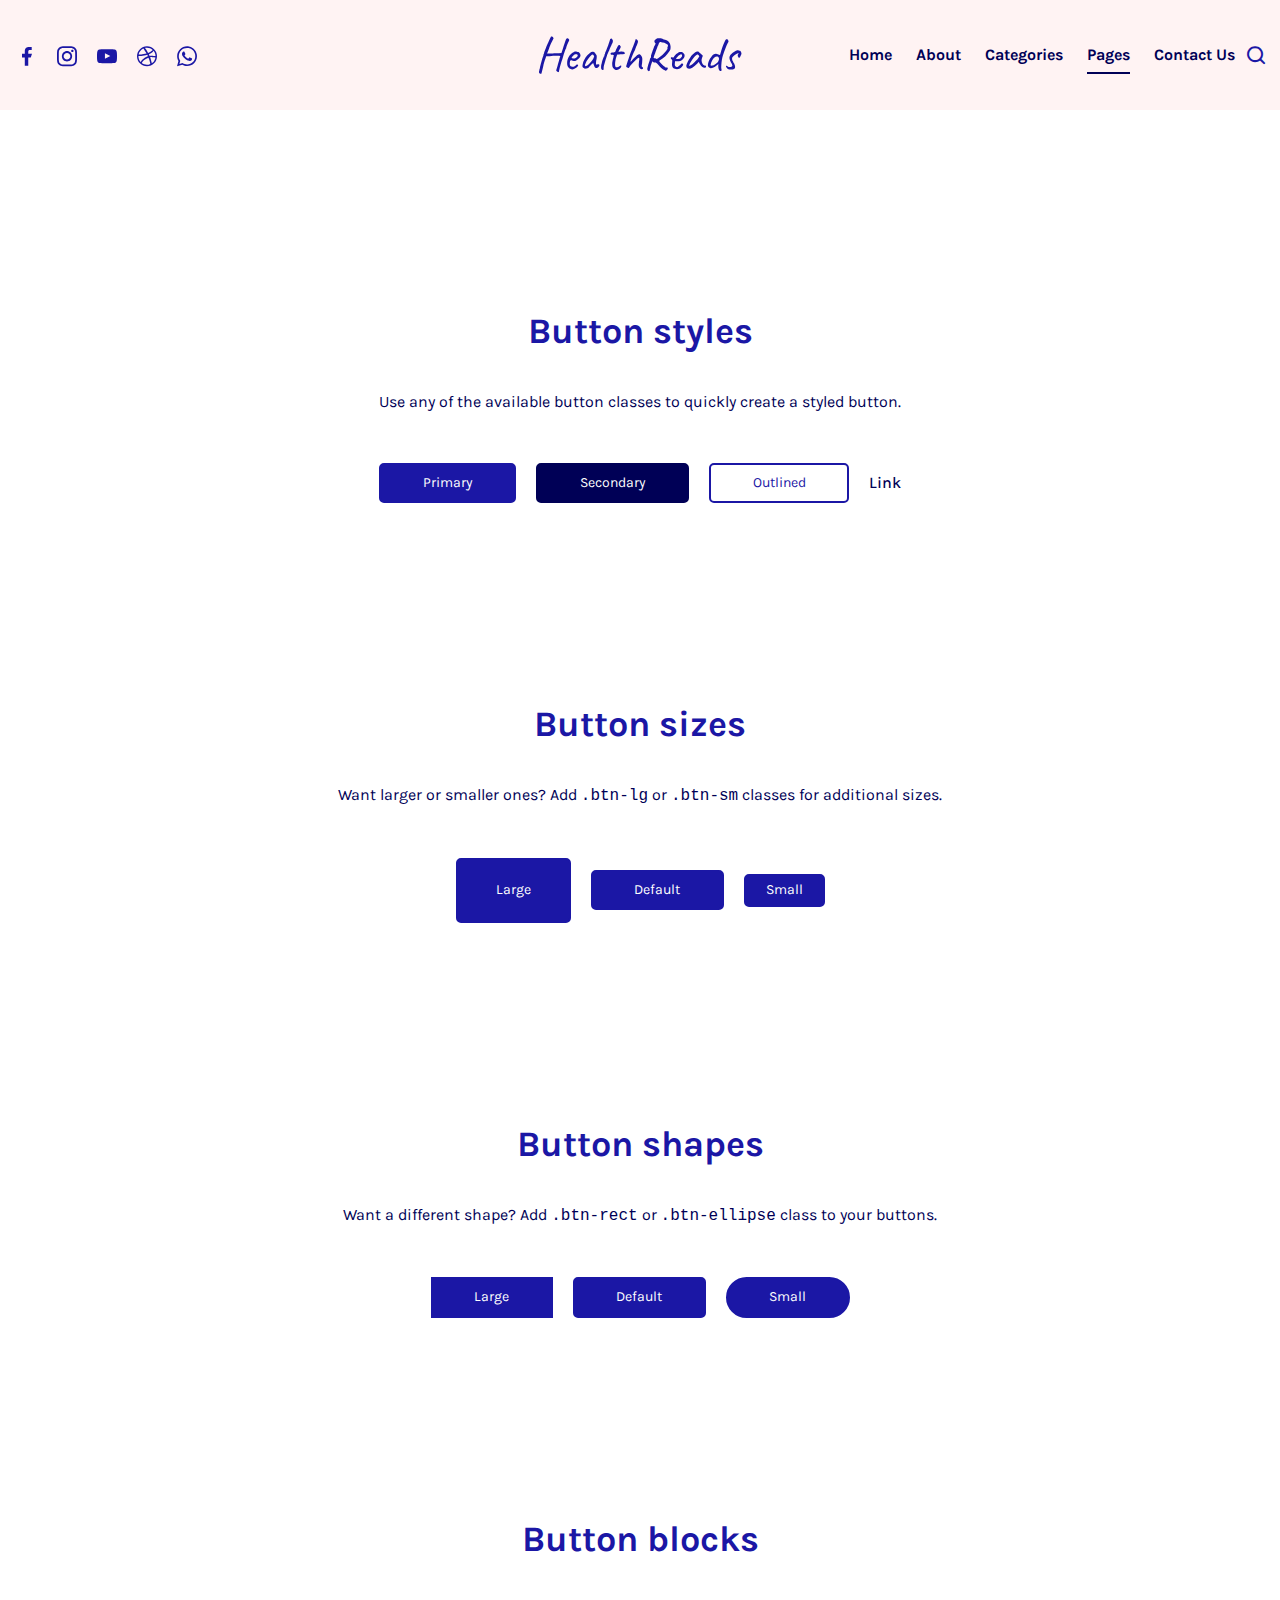
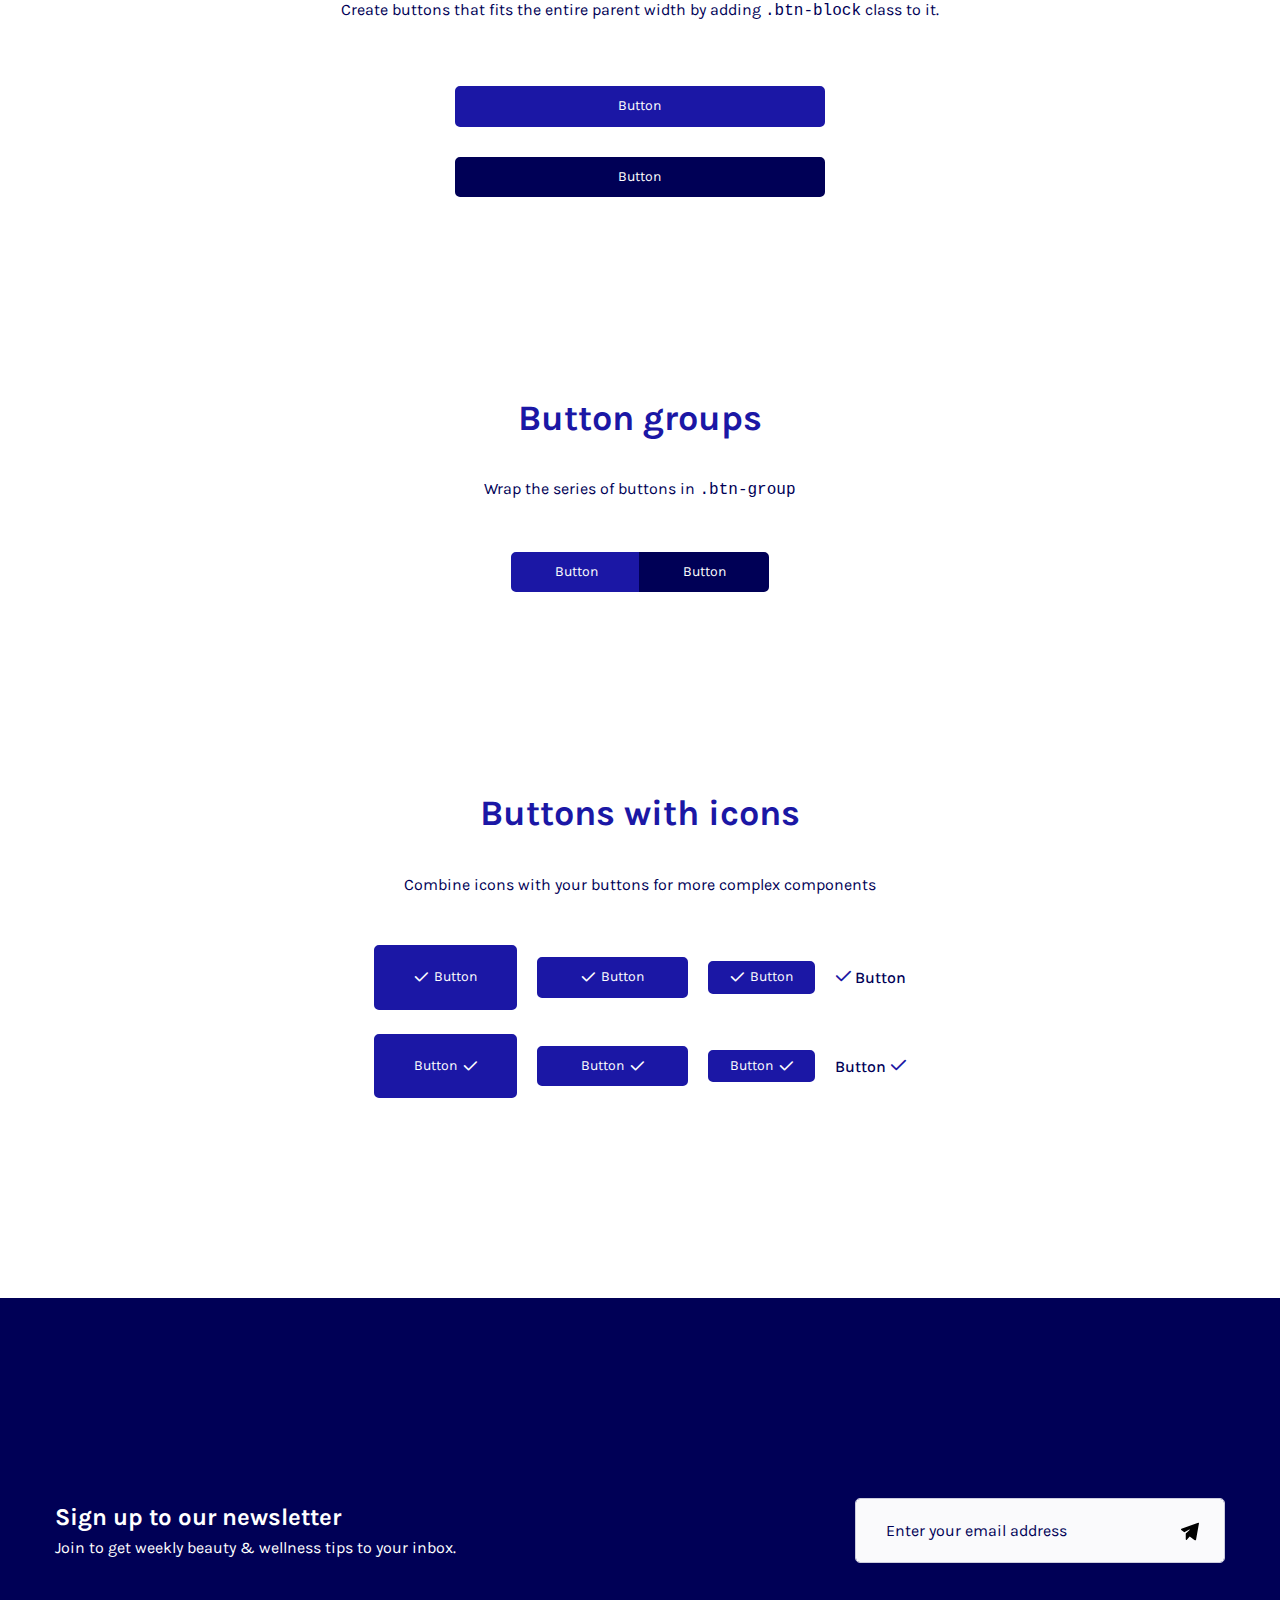
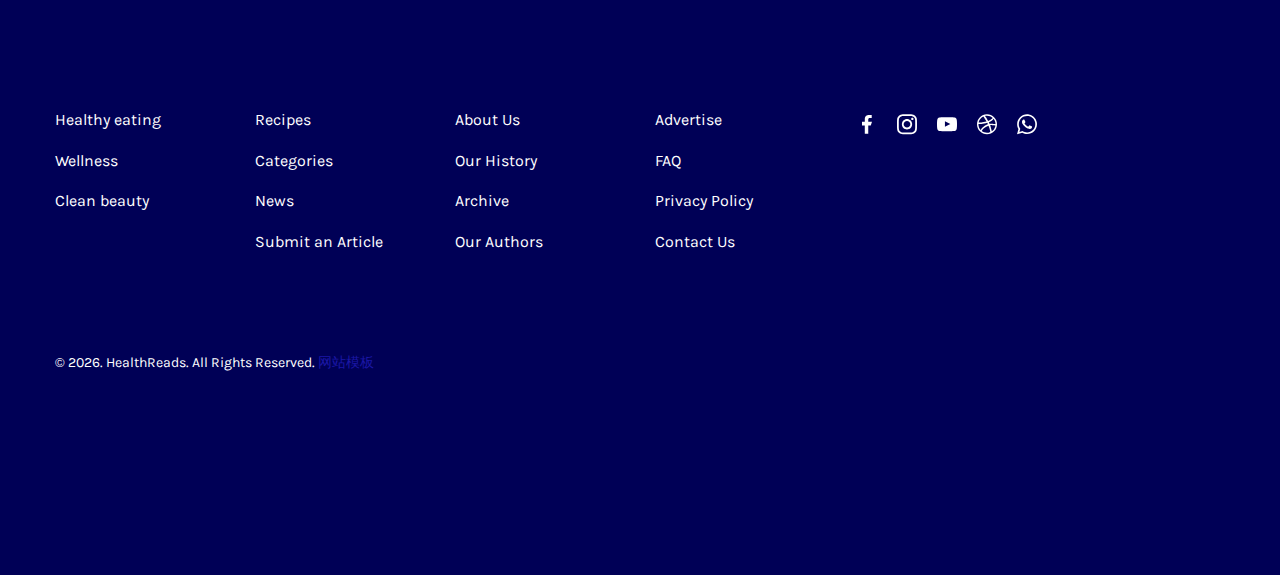
<file: buttons.html>
<!DOCTYPE html>
<html lang="en">
  <head>
    <title>Buttons</title>
    <meta charset="utf-8">
    <meta name="viewport" content="width=device-width, height=device-height, initial-scale=1.0">
    <meta http-equiv="X-UA-Compatible" content="IE=edge">
    <link rel="icon" href="images/favicon.ico" type="image/x-icon">
    <link rel="stylesheet" href="components/base/base.css">
    <script src="components/base/core.js"></script>
    <script src="components/base/script.js"></script>
  </head>
  <body>
    <div class="page">
      <!--RD Navbar-->
      <header class="section rd-navbar-wrap" data-preset='{"title":"Navbar Consulting","category":"header","reload":true,"id":"navbar-consulting"}'>
        <nav class="rd-navbar navbar-consulting">
          <div class="navbar-container">
            <div class="navbar-cell">
              <div class="navbar-subpanel">
                <div class="navbar-subpanel-item">
                  <button class="navbar-button navbar-info-button mdi-dots-vertical novi-icon" data-multi-switch='{"targets":".rd-navbar","scope":".rd-navbar","class":"navbar-info-active","isolate":"[data-multi-switch]"}'></button>
                  <div class="navbar-info">
                    <div class="group-16 d-flex"><a class="icon-social" href="#">
                        <svg class="svg-icon" width="10" height="20" viewBox="0 0 10 20" fill="none">
                          <path d="M2.79297 19.625V11.5H0V7.75H2.79297V5.13281C2.79297 4.41667 2.89714 3.79167 3.10547 3.25781C3.32682 2.72396 3.6263 2.28125 4.00391 1.92969C4.39453 1.57812 4.85677 1.31771 5.39062 1.14844C5.92448 0.966146 6.51042 0.875 7.14844 0.875C7.7474 0.875 8.28776 0.894531 8.76953 0.933594C9.2513 0.959635 9.5638 0.985677 9.70703 1.01172V3.98047H7.94922C7.25911 3.98047 6.80339 4.13021 6.58203 4.42969C6.36068 4.72917 6.25 5.11979 6.25 5.60156V7.75H10L8.75 11.5H6.25V19.625H2.79297Z"></path>
                        </svg></a><a class="icon-social" href="#">
                        <svg class="svg-icon" width="20" height="21" viewBox="0 0 20 21">
                          <path d="M10 2.04688C11.3411 2.04688 12.2135 2.05339 12.6172 2.06641C13.0339 2.06641 13.5091 2.07943 14.043 2.10547C14.6159 2.13151 15.1562 2.22266 15.6641 2.37891C16.1849 2.52214 16.6471 2.79557 17.0508 3.19922C17.4544 3.60286 17.7279 4.0651 17.8711 4.58594C18.0273 5.09375 18.1185 5.63411 18.1445 6.20703C18.1706 6.74089 18.1836 7.21615 18.1836 7.63281C18.1966 8.03646 18.2031 8.90885 18.2031 10.25C18.2031 11.5911 18.1966 12.4701 18.1836 12.8867C18.1836 13.2904 18.1706 13.7591 18.1445 14.293C18.1185 14.8659 18.0273 15.4128 17.8711 15.9336C17.7279 16.4414 17.4544 16.8971 17.0508 17.3008C16.6471 17.7044 16.1849 17.9844 15.6641 18.1406C15.1562 18.2839 14.6159 18.3685 14.043 18.3945C13.5091 18.4206 13.0339 18.4401 12.6172 18.4531C12.2135 18.4531 11.3411 18.4531 10 18.4531C8.65885 18.4531 7.77995 18.4531 7.36328 18.4531C6.95964 18.4401 6.49089 18.4206 5.95703 18.3945C5.38411 18.3685 4.83724 18.2839 4.31641 18.1406C3.80859 17.9844 3.35286 17.7044 2.94922 17.3008C2.54557 16.8971 2.26562 16.4414 2.10938 15.9336C1.96615 15.4128 1.88151 14.8659 1.85547 14.293C1.82943 13.7591 1.8099 13.2904 1.79688 12.8867C1.79688 12.4701 1.79688 11.5911 1.79688 10.25C1.79688 8.90885 1.79688 8.03646 1.79688 7.63281C1.8099 7.21615 1.82943 6.74089 1.85547 6.20703C1.88151 5.63411 1.96615 5.09375 2.10938 4.58594C2.26562 4.0651 2.54557 3.60286 2.94922 3.19922C3.35286 2.79557 3.80859 2.52214 4.31641 2.37891C4.83724 2.22266 5.38411 2.13151 5.95703 2.10547C6.49089 2.07943 6.95964 2.06641 7.36328 2.06641C7.77995 2.05339 8.65885 2.04688 10 2.04688ZM10 0.25C8.64583 0.25 7.75391 0.25651 7.32422 0.269531C6.89453 0.269531 6.41276 0.282552 5.87891 0.308594C5.05859 0.347656 4.29688 0.484375 3.59375 0.71875C2.89062 0.953125 2.2526 1.35677 1.67969 1.92969C1.10677 2.5026 0.703125 3.14062 0.46875 3.84375C0.234375 4.54688 0.0976562 5.30859 0.0585938 6.12891C0.0325521 6.66276 0.0130208 7.14453 0 7.57422C0 8.00391 0 8.89583 0 10.25C0 11.6042 0 12.4961 0 12.9258C0.0130208 13.3555 0.0325521 13.8372 0.0585938 14.3711C0.0976562 15.1914 0.234375 15.9531 0.46875 16.6562C0.703125 17.3594 1.10677 17.9974 1.67969 18.5703C2.2526 19.1432 2.89062 19.5469 3.59375 19.7812C4.29688 20.0156 5.05859 20.1523 5.87891 20.1914C6.41276 20.2174 6.89453 20.2305 7.32422 20.2305C7.75391 20.2435 8.64583 20.25 10 20.25C11.3542 20.25 12.2461 20.2435 12.6758 20.2305C13.1055 20.2305 13.5872 20.2174 14.1211 20.1914C14.9414 20.1523 15.7031 20.0156 16.4062 19.7812C17.1094 19.5469 17.7474 19.1432 18.3203 18.5703C18.8932 17.9974 19.2969 17.3594 19.5312 16.6562C19.7656 15.9531 19.9023 15.1914 19.9414 14.3711C19.9674 13.8372 19.9805 13.3555 19.9805 12.9258C19.9935 12.4961 20 11.6042 20 10.25C20 8.89583 19.9935 8.00391 19.9805 7.57422C19.9805 7.14453 19.9674 6.66276 19.9414 6.12891C19.9023 5.30859 19.7656 4.54688 19.5312 3.84375C19.2969 3.14062 18.8932 2.5026 18.3203 1.92969C17.7474 1.35677 17.1094 0.953125 16.4062 0.71875C15.7031 0.484375 14.9414 0.347656 14.1211 0.308594C13.5872 0.282552 13.1055 0.269531 12.6758 0.269531C12.2461 0.25651 11.3542 0.25 10 0.25ZM10 5.11328C9.29688 5.11328 8.63281 5.25 8.00781 5.52344C7.38281 5.78385 6.83594 6.14844 6.36719 6.61719C5.89844 7.08594 5.52734 7.63281 5.25391 8.25781C4.99349 8.88281 4.86328 9.54688 4.86328 10.25C4.86328 10.9531 4.99349 11.6172 5.25391 12.2422C5.52734 12.8672 5.89844 13.4141 6.36719 13.8828C6.83594 14.3516 7.38281 14.7227 8.00781 14.9961C8.63281 15.2565 9.29688 15.3867 10 15.3867C10.7031 15.3867 11.3672 15.2565 11.9922 14.9961C12.6172 14.7227 13.1641 14.3516 13.6328 13.8828C14.1016 13.4141 14.4661 12.8672 14.7266 12.2422C15 11.6172 15.1367 10.9531 15.1367 10.25C15.1367 9.54688 15 8.88281 14.7266 8.25781C14.4661 7.63281 14.1016 7.08594 13.6328 6.61719C13.1641 6.14844 12.6172 5.78385 11.9922 5.52344C11.3672 5.25 10.7031 5.11328 10 5.11328ZM10 13.5898C9.07552 13.5898 8.28776 13.2643 7.63672 12.6133C6.98568 11.9622 6.66016 11.1745 6.66016 10.25C6.66016 9.32552 6.98568 8.53776 7.63672 7.88672C8.28776 7.23568 9.07552 6.91016 10 6.91016C10.9245 6.91016 11.7122 7.23568 12.3633 7.88672C13.0143 8.53776 13.3398 9.32552 13.3398 10.25C13.3398 11.1745 13.0143 11.9622 12.3633 12.6133C11.7122 13.2643 10.9245 13.5898 10 13.5898ZM16.543 4.91797C16.543 5.24349 16.4258 5.52344 16.1914 5.75781C15.957 5.99219 15.6706 6.10938 15.332 6.10938C15.0065 6.10938 14.7266 5.99219 14.4922 5.75781C14.2578 5.52344 14.1406 5.24349 14.1406 4.91797C14.1406 4.57943 14.2578 4.29297 14.4922 4.05859C14.7266 3.82422 15.0065 3.70703 15.332 3.70703C15.6706 3.70703 15.957 3.82422 16.1914 4.05859C16.4258 4.29297 16.543 4.57943 16.543 4.91797Z"></path>
                        </svg></a><a class="icon-social" href="#">
                        <svg class="svg-icon" width="20" height="15" viewBox="0 0 20 15">
                          <path d="M19.8047 3.24609C19.8047 3.24609 19.7461 2.99219 19.6289 2.48438C19.5117 1.97656 19.3034 1.57292 19.0039 1.27344C18.6263 0.869792 18.2422 0.635417 17.8516 0.570312C17.474 0.492188 17.1875 0.440104 16.9922 0.414062C16.3021 0.361979 15.5469 0.322917 14.7266 0.296875C13.9062 0.270833 13.1445 0.251302 12.4414 0.238281C11.7513 0.22526 11.1719 0.21875 10.7031 0.21875C10.2344 0.21875 10 0.21875 10 0.21875C10 0.21875 9.76562 0.21875 9.29688 0.21875C8.82812 0.21875 8.24219 0.22526 7.53906 0.238281C6.84896 0.251302 6.09375 0.270833 5.27344 0.296875C4.45312 0.322917 3.69792 0.361979 3.00781 0.414062C2.8125 0.440104 2.51953 0.492188 2.12891 0.570312C1.7513 0.635417 1.3737 0.869792 0.996094 1.27344C0.696615 1.57292 0.488281 1.97656 0.371094 2.48438C0.253906 2.99219 0.195312 3.24609 0.195312 3.24609C0.195312 3.24609 0.16276 3.58464 0.0976562 4.26172C0.0325521 4.9388 0 5.68099 0 6.48828V8.01172C0 8.81901 0.0325521 9.5612 0.0976562 10.2383C0.16276 10.9023 0.195312 11.2344 0.195312 11.2344C0.195312 11.2344 0.253906 11.4948 0.371094 12.0156C0.488281 12.5234 0.696615 12.9271 0.996094 13.2266C1.3737 13.6302 1.77734 13.8646 2.20703 13.9297C2.64974 13.9948 2.98177 14.0469 3.20312 14.0859C3.60677 14.125 4.1862 14.1576 4.94141 14.1836C5.69661 14.2096 6.44531 14.2292 7.1875 14.2422C7.94271 14.2552 8.60026 14.2682 9.16016 14.2812C9.72005 14.2812 10 14.2812 10 14.2812C10 14.2812 10.2344 14.2812 10.7031 14.2812C11.1719 14.2812 11.7513 14.2747 12.4414 14.2617C13.1445 14.2487 13.9062 14.2292 14.7266 14.2031C15.5469 14.1641 16.3021 14.1185 16.9922 14.0664C17.1875 14.0534 17.474 14.0143 17.8516 13.9492C18.2422 13.8711 18.6263 13.6302 19.0039 13.2266C19.3034 12.9271 19.5117 12.5234 19.6289 12.0156C19.7461 11.4948 19.8047 11.2344 19.8047 11.2344C19.8047 11.2344 19.8372 10.9023 19.9023 10.2383C19.9674 9.5612 20 8.81901 20 8.01172V6.48828C20 5.68099 19.9674 4.9388 19.9023 4.26172C19.8372 3.58464 19.8047 3.24609 19.8047 3.24609ZM7.92969 9.84766V4.22266L13.3398 7.03516L7.92969 9.84766Z"></path>
                        </svg></a><a class="icon-social" href="#">
                        <svg class="svg-icon" width="20" height="21" viewBox="0 0 20 21">
                          <path d="M10 20.25C8.61979 20.25 7.32422 19.9831 6.11328 19.4492C4.90234 18.9284 3.84115 18.2188 2.92969 17.3203C2.03125 16.4089 1.3151 15.3477 0.78125 14.1367C0.260417 12.9258 0 11.6302 0 10.25C0 8.86979 0.260417 7.57422 0.78125 6.36328C1.3151 5.15234 2.03125 4.09766 2.92969 3.19922C3.84115 2.28776 4.90234 1.57161 6.11328 1.05078C7.32422 0.516927 8.61979 0.25 10 0.25C11.3802 0.25 12.6758 0.516927 13.8867 1.05078C15.0977 1.57161 16.1523 2.28776 17.0508 3.19922C17.9622 4.09766 18.6784 5.15234 19.1992 6.36328C19.7331 7.57422 20 8.86979 20 10.25C20 11.6302 19.7331 12.9258 19.1992 14.1367C18.6784 15.3477 17.9622 16.4089 17.0508 17.3203C16.1523 18.2188 15.0977 18.9284 13.8867 19.4492C12.6758 19.9831 11.3802 20.25 10 20.25ZM18.4375 11.6172C18.3594 11.5911 18.1641 11.5391 17.8516 11.4609C17.5391 11.3828 17.1419 11.3112 16.6602 11.2461C16.1914 11.181 15.651 11.1419 15.0391 11.1289C14.4271 11.1029 13.7826 11.1419 13.1055 11.2461C13.3919 12.0143 13.6328 12.7435 13.8281 13.4336C14.0234 14.1107 14.1862 14.7161 14.3164 15.25C14.4596 15.7839 14.5638 16.2331 14.6289 16.5977C14.707 16.9622 14.7526 17.2096 14.7656 17.3398C15.2474 17.0143 15.6901 16.6497 16.0938 16.2461C16.4974 15.8294 16.8555 15.3802 17.168 14.8984C17.4935 14.4036 17.7604 13.8828 17.9688 13.3359C18.1771 12.7891 18.3333 12.2161 18.4375 11.6172ZM13.3398 18.1211C13.3008 17.9388 13.2422 17.6458 13.1641 17.2422C13.0859 16.8255 12.9753 16.3372 12.832 15.7773C12.6888 15.2044 12.5065 14.5664 12.2852 13.8633C12.0768 13.1602 11.8229 12.4245 11.5234 11.6562C11.5104 11.6562 11.4974 11.6562 11.4844 11.6562C11.4714 11.6562 11.4648 11.6628 11.4648 11.6758C10.2539 12.0924 9.23177 12.5938 8.39844 13.1797C7.5651 13.7526 6.88151 14.3125 6.34766 14.8594C5.82682 15.3932 5.44271 15.8685 5.19531 16.2852C4.94792 16.6888 4.80469 16.9297 4.76562 17.0078C5.48177 17.5677 6.28255 18.0104 7.16797 18.3359C8.06641 18.6484 9.01042 18.8047 10 18.8047C10.5859 18.8047 11.1589 18.7461 11.7188 18.6289C12.2786 18.5117 12.819 18.3424 13.3398 18.1211ZM3.65234 15.9727C3.70443 15.8945 3.88672 15.6211 4.19922 15.1523C4.51172 14.6836 4.96094 14.1562 5.54688 13.5703C6.13281 12.9714 6.84245 12.3724 7.67578 11.7734C8.52214 11.1745 9.4987 10.6927 10.6055 10.3281C10.6576 10.3151 10.7096 10.3021 10.7617 10.2891C10.8138 10.276 10.8724 10.2565 10.9375 10.2305C10.8333 9.99609 10.7227 9.75521 10.6055 9.50781C10.4883 9.26042 10.3646 9.01953 10.2344 8.78516C9.16667 9.11068 8.125 9.35807 7.10938 9.52734C6.10677 9.68359 5.20182 9.80078 4.39453 9.87891C3.58724 9.94401 2.91667 9.98307 2.38281 9.99609C1.86198 9.99609 1.55599 9.99609 1.46484 9.99609C1.46484 10.0482 1.46484 10.0938 1.46484 10.1328C1.46484 10.1719 1.46484 10.2174 1.46484 10.2695C1.46484 10.8164 1.51042 11.3503 1.60156 11.8711C1.70573 12.3919 1.84896 12.8932 2.03125 13.375C2.22656 13.8568 2.46094 14.319 2.73438 14.7617C3.00781 15.1914 3.3138 15.5951 3.65234 15.9727ZM1.64062 8.51172C1.73177 8.51172 2.00521 8.51172 2.46094 8.51172C2.92969 8.4987 3.51562 8.45964 4.21875 8.39453C4.9349 8.32943 5.7487 8.22526 6.66016 8.08203C7.58464 7.9388 8.54167 7.73698 9.53125 7.47656C9.17969 6.85156 8.82812 6.25911 8.47656 5.69922C8.125 5.1263 7.79948 4.61849 7.5 4.17578C7.21354 3.73307 6.96615 3.36849 6.75781 3.08203C6.54948 2.79557 6.41927 2.61328 6.36719 2.53516C5.76823 2.82161 5.20833 3.16667 4.6875 3.57031C4.17969 3.97396 3.71745 4.4362 3.30078 4.95703C2.89714 5.46484 2.55208 6.01823 2.26562 6.61719C1.99219 7.21615 1.78385 7.84766 1.64062 8.51172ZM8.00781 1.94922C8.0599 2.04036 8.1901 2.22917 8.39844 2.51562C8.60677 2.80208 8.86068 3.16667 9.16016 3.60938C9.45964 4.05208 9.78516 4.5599 10.1367 5.13281C10.4883 5.70573 10.8398 6.31771 11.1914 6.96875C12.7018 6.39583 13.8021 5.76432 14.4922 5.07422C15.1953 4.38411 15.5859 3.98698 15.6641 3.88281C14.9089 3.20573 14.043 2.67839 13.0664 2.30078C12.1029 1.91016 11.0807 1.71484 10 1.71484C9.66146 1.71484 9.32292 1.74089 8.98438 1.79297C8.64583 1.83203 8.32031 1.88411 8.00781 1.94922ZM16.6211 4.85938C16.569 4.92448 16.4388 5.07422 16.2305 5.30859C16.0221 5.54297 15.7227 5.82292 15.332 6.14844C14.9544 6.47396 14.4727 6.82552 13.8867 7.20312C13.3138 7.56771 12.6302 7.91276 11.8359 8.23828C11.9401 8.43359 12.0378 8.63542 12.1289 8.84375C12.2331 9.05208 12.3242 9.26042 12.4023 9.46875C12.4414 9.54688 12.474 9.625 12.5 9.70312C12.526 9.76823 12.5586 9.83333 12.5977 9.89844C13.3008 9.82031 13.9909 9.78776 14.668 9.80078C15.3581 9.80078 15.9766 9.83333 16.5234 9.89844C17.0703 9.95052 17.526 10.0091 17.8906 10.0742C18.2552 10.1263 18.4701 10.1654 18.5352 10.1914C18.5352 9.17578 18.3594 8.21875 18.0078 7.32031C17.6693 6.40885 17.207 5.58854 16.6211 4.85938Z"></path>
                        </svg></a><a class="icon-social" href="#">
                        <svg class="svg-icon" width="20" height="21" viewBox="0 0 20 21">
                          <path d="M0.0390625 20.25L1.44531 15.1133C1.01562 14.3581 0.690104 13.5638 0.46875 12.7305C0.247396 11.8841 0.136719 11.0247 0.136719 10.1523C0.136719 8.78516 0.397135 7.5026 0.917969 6.30469C1.4388 5.10677 2.14193 4.05859 3.02734 3.16016C3.92578 2.26172 4.97396 1.55208 6.17188 1.03125C7.38281 0.510417 8.67188 0.25 10.0391 0.25C10.7031 0.25 11.3542 0.315104 11.9922 0.445312C12.6302 0.575521 13.2422 0.764323 13.8281 1.01172C14.4271 1.24609 14.9935 1.54557 15.5273 1.91016C16.0742 2.27474 16.582 2.69141 17.0508 3.16016C17.5195 3.62891 17.9362 4.13672 18.3008 4.68359C18.6654 5.21745 18.9648 5.78385 19.1992 6.38281C19.4466 6.96875 19.6354 7.58073 19.7656 8.21875C19.8958 8.85677 19.9609 9.50781 19.9609 10.1719C19.9609 11.5391 19.7005 12.8216 19.1797 14.0195C18.6589 15.2174 17.9492 16.2656 17.0508 17.1641C16.1523 18.0625 15.0977 18.7721 13.8867 19.293C12.6888 19.8138 11.4062 20.0742 10.0391 20.0742C9.20573 20.0742 8.38542 19.9701 7.57812 19.7617C6.78385 19.5664 6.02214 19.2669 5.29297 18.8633L0.0390625 20.25ZM5.54688 17.0859L5.83984 17.2617C6.47786 17.6393 7.14844 17.9258 7.85156 18.1211C8.56771 18.3034 9.29688 18.401 10.0391 18.4141C11.1719 18.4141 12.2396 18.1992 13.2422 17.7695C14.2448 17.3268 15.1172 16.7344 15.8594 15.9922C16.6146 15.25 17.207 14.3776 17.6367 13.375C18.0664 12.3724 18.2812 11.3047 18.2812 10.1719C18.2812 9.61198 18.2292 9.07161 18.125 8.55078C18.0208 8.01693 17.8646 7.5026 17.6562 7.00781C17.4479 6.51302 17.194 6.04427 16.8945 5.60156C16.5951 5.14583 16.2565 4.72266 15.8789 4.33203C15.4883 3.94141 15.0651 3.59635 14.6094 3.29688C14.1667 2.9974 13.6979 2.75 13.2031 2.55469C12.7083 2.34635 12.194 2.1901 11.6602 2.08594C11.1393 1.98177 10.599 1.92969 10.0391 1.92969C8.90625 1.92969 7.83854 2.14453 6.83594 2.57422C5.83333 3.00391 4.96094 3.59635 4.21875 4.35156C3.47656 5.09375 2.88411 5.96615 2.44141 6.96875C2.01172 7.95833 1.79688 9.01953 1.79688 10.1523C1.79688 10.9336 1.90104 11.7018 2.10938 12.457C2.33073 13.1992 2.64974 13.8958 3.06641 14.5469L3.26172 14.8594L2.42188 17.8867L5.54688 17.0859ZM7.55859 6.01172C7.46745 5.77734 7.36979 5.65365 7.26562 5.64062C7.17448 5.61458 7.08984 5.60156 7.01172 5.60156C6.93359 5.58854 6.85547 5.58203 6.77734 5.58203C6.69922 5.58203 6.61458 5.58203 6.52344 5.58203C6.44531 5.58203 6.34115 5.60156 6.21094 5.64062C6.09375 5.67969 5.98307 5.76432 5.87891 5.89453C5.76172 6.01172 5.58594 6.23307 5.35156 6.55859C5.11719 6.88411 5 7.35286 5 7.96484C5 8.57682 5.14974 9.13672 5.44922 9.64453C5.76172 10.1523 5.95052 10.4453 6.01562 10.5234C6.04167 10.5625 6.15885 10.7318 6.36719 11.0312C6.58854 11.3177 6.88151 11.6562 7.24609 12.0469C7.61068 12.4375 8.04688 12.8411 8.55469 13.2578C9.0625 13.6615 9.62891 13.9935 10.2539 14.2539C10.5404 14.3841 10.8008 14.4948 11.0352 14.5859C11.2695 14.6641 11.4779 14.7292 11.6602 14.7812C11.9596 14.8724 12.2396 14.918 12.5 14.918C12.7604 14.918 13.0013 14.9049 13.2227 14.8789C13.457 14.8398 13.7695 14.7096 14.1602 14.4883C14.5508 14.2539 14.7917 13.9935 14.8828 13.707C14.987 13.4206 15.0456 13.1667 15.0586 12.9453C15.0716 12.7109 15.0651 12.5677 15.0391 12.5156C15 12.4635 14.9414 12.418 14.8633 12.3789C14.7852 12.3398 14.6875 12.2943 14.5703 12.2422C14.4401 12.1771 14.1536 12.0404 13.7109 11.832C13.2682 11.6107 12.9883 11.474 12.8711 11.4219C12.7539 11.3828 12.6497 11.3633 12.5586 11.3633C12.4805 11.3633 12.3958 11.4284 12.3047 11.5586C12.2266 11.6758 12.0964 11.8451 11.9141 12.0664C11.7318 12.2878 11.6016 12.4375 11.5234 12.5156C11.4583 12.6068 11.3802 12.6589 11.2891 12.6719C11.2109 12.6719 11.1133 12.6458 10.9961 12.5938C10.8659 12.5286 10.6185 12.4115 10.2539 12.2422C9.88932 12.0729 9.47266 11.7799 9.00391 11.3633C8.6263 11.0247 8.32031 10.6862 8.08594 10.3477C7.85156 9.99609 7.69531 9.76172 7.61719 9.64453C7.55208 9.51432 7.53906 9.41667 7.57812 9.35156C7.61719 9.27344 7.66927 9.20182 7.73438 9.13672C7.78646 9.08464 7.84505 9.01953 7.91016 8.94141C7.97526 8.85026 8.04036 8.77214 8.10547 8.70703C8.17057 8.62891 8.21615 8.5638 8.24219 8.51172C8.26823 8.44661 8.30078 8.375 8.33984 8.29688C8.39193 8.20573 8.41146 8.1276 8.39844 8.0625C8.38542 7.98438 8.35938 7.91276 8.32031 7.84766C8.29427 7.79557 8.18359 7.54167 7.98828 7.08594C7.80599 6.61719 7.66276 6.25911 7.55859 6.01172Z"></path>
                        </svg></a></div>
                  </div>
                </div>
              </div>
            </div>
            <div class="navbar-cell">
              <div class="navbar-panel">
                <button class="navbar-switch int-hamburger novi-icon" data-multi-switch='{"targets":".rd-navbar","scope":".rd-navbar","isolate":"[data-multi-switch]"}'></button>
                <div class="navbar-logo">
                  <!-- Logo-->
                  <div class="logo"><a class="logo-link" href="index.html"><img class="logo-image-default" src="images/logo-default-204x38.svg" alt="HealthReads" width="204" height="38"/><img class="logo-image-inverse" src="images/logo-inverse-204x38.svg" alt="HealthReads" width="204" height="38"/></a></div>
                </div>
              </div>
            </div>
            <div class="navbar-cell">
              <ul class="navbar-navigation rd-navbar-nav">
                <li class="navbar-navigation-root-item"><a class="navbar-navigation-root-link" href="index.html">Home</a>
                </li>
                <li class="navbar-navigation-root-item"><a class="navbar-navigation-root-link" href="about.html">About</a>
                </li>
                <li class="navbar-navigation-root-item"><a class="navbar-navigation-root-link" href="#">Categories</a>
                  <ul class="navbar-navigation-dropdown rd-navbar-dropdown">
                    <li class="navbar-navigation-back">
                      <button class="navbar-navigation-back-btn">Back</button>
                    </li>
                    <li class="navbar-navigation-dropdown-item"><a class="navbar-navigation-dropdown-link" href="blog.html">Clean beauty</a>
                    </li>
                    <li class="navbar-navigation-dropdown-item"><a class="navbar-navigation-dropdown-link" href="blog.html">Healthy eating</a>
                    </li>
                    <li class="navbar-navigation-dropdown-item"><a class="navbar-navigation-dropdown-link" href="blog.html">Wellness</a>
                    </li>
                    <li class="navbar-navigation-dropdown-item"><a class="navbar-navigation-dropdown-link" href="single-post.html">Single post</a>
                    </li>
                  </ul>
                </li>
                <li class="navbar-navigation-root-item active"><a class="navbar-navigation-root-link" href="#">Pages</a>
                  <ul class="navbar-navigation-dropdown rd-navbar-dropdown">
                    <li class="navbar-navigation-back">
                      <button class="navbar-navigation-back-btn">Back</button>
                    </li>
                    <li class="navbar-navigation-dropdown-item"><a class="navbar-navigation-dropdown-link" href="typography.html">Typography</a>
                    </li>
                    <li class="navbar-navigation-dropdown-item active"><a class="navbar-navigation-dropdown-link" href="buttons.html">Buttons</a>
                    </li>
                    <li class="navbar-navigation-dropdown-item"><a class="navbar-navigation-dropdown-link" href="grid-system.html">Grid system</a>
                    </li>
                    <li class="navbar-navigation-dropdown-item"><a class="navbar-navigation-dropdown-link" href="search-results.html">Search results</a>
                    </li>
                    <li class="navbar-navigation-dropdown-item"><a class="navbar-navigation-dropdown-link" href="privacy-policy.html">Privacy policy</a>
                    </li>
                  </ul>
                </li>
                <li class="navbar-navigation-root-item"><a class="navbar-navigation-root-link" href="contact-us.html">Contact Us</a>
                </li>
              </ul>
              <div class="navbar-search-box">
                <div class="navbar-search">
                  <div class="navbar-search-container">
                    <form class="navbar-search-form" action="search-results.html" method="GET" data-rd-search='{"output":".navbar-search-results","mode":"live","liveResults":3,"template":"<h5 class=\"search-title\"><a target=\"_top\" href=\"#{href}\" class=\"search-link\">#{title}</a></h5><p>...#{token}...</p>"}'>
                      <button class="navbar-search-btn int-search novi-icon"></button>
                      <input class="navbar-search-input" type="text" placeholder="Looking for something?" autocomplete="off" name="s"/>
                      <button class="navbar-search-close search-switch int-close novi-icon" type="button" data-multi-switch='{"targets":".rd-navbar","scope":".rd-navbar","class":"navbar-search-active","isolate":"[data-multi-switch]:not(.search-switch)"}'></button>
                    </form>
                  </div>
                </div>
                <div class="navbar-search-results">No results</div>
                <button class="navbar-button search-switch int-search novi-icon" data-multi-switch='{"targets":".rd-navbar","scope":".rd-navbar","class":"navbar-search-active","isolate":"[data-multi-switch]:not(.search-switch)"}'></button>
              </div>
            </div>
          </div>
        </nav>
      </header>

      <!-- Button styles-->
      <section class="section section-lg bg-transparent novi-background" data-preset='{"title":"Button Styles Sample","category":"sample","reload":false,"id":"button-styles-sample"}'>
        <div class="container text-center">
          <h2>Button styles</h2>
          <p>Use any of the available button classes to quickly create a styled button.</p>
          <div class="mt-5">
            <div class="d-inline-flex justify-content-center align-items-center flex-wrap group-20">
              <button class="btn btn-primary">Primary</button>
              <button class="btn btn-secondary">Secondary</button>
              <button class="btn btn-outline btn-primary">Outlined</button>
              <button class="link link-secondary">Link</button>
            </div>
          </div>
        </div>
      </section>
      <!-- Button sizes-->
      <section class="section section-lg bg-transparent novi-background" data-preset='{"title":"Button Sizes Sample","category":"sample","reload":false,"id":"button-sizes-sample"}'>
        <div class="container text-center">
          <h2>Button sizes</h2>
          <p>Want larger or smaller ones? Add <code>.btn-lg</code> or <code>.btn-sm</code> classes for additional sizes.</p>
          <div class="mt-5">
            <div class="d-inline-flex justify-content-center align-items-center flex-wrap group-20">
              <button class="btn btn-lg btn-primary">Large</button>
              <button class="btn btn-primary">Default</button>
              <button class="btn btn-sm btn-primary">Small</button>
            </div>
          </div>
        </div>
      </section>
      <!-- Button shapes-->
      <section class="section section-lg bg-transparent novi-background" data-preset='{"title":"Button Shapes Sample","category":"sample","reload":false,"id":"button-shapes-sample"}'>
        <div class="container text-center">
          <h2>Button shapes</h2>
          <p>Want a different shape? Add <code>.btn-rect</code> or <code>.btn-ellipse</code> class to your buttons.</p>
          <div class="mt-5">
            <div class="d-inline-flex justify-content-center align-items-center flex-wrap group-20">
              <button class="btn btn-rect btn-primary">Large</button>
              <button class="btn btn-primary">Default</button>
              <button class="btn btn-round btn-primary">Small</button>
            </div>
          </div>
        </div>
      </section>
      <!-- Button blocks-->
      <section class="section section-lg bg-transparent novi-background" data-preset='{"title":"Button Block Sample","category":"sample","reload":false,"id":"button-block-sample"}'>
        <div class="container text-center">
          <h2>Button blocks</h2>
          <p>Create buttons that fits the entire parent width by adding <code>.btn-block</code> class to it.</p>
          <div class="row justify-content-center novi-disabled">
            <div class="col-12 col-sm-8 col-md-6 col-lg-4">
              <button class="btn btn-block btn-primary">Button</button>
              <button class="btn btn-block btn-secondary">Button</button>
            </div>
          </div>
        </div>
      </section>
      <!-- Button groups-->
      <section class="section section-lg bg-transparent novi-background" data-preset='{"title":"Button Group Sample","category":"sample","reload":false,"id":"button-group-sample"}'>
        <div class="container text-center">
          <h2>Button groups</h2>
          <p>Wrap the series of buttons in <code>.btn-group</code></p>
          <div class="mt-5 text-center">
            <div class="btn-group">
              <button class="btn btn-primary">Button</button>
              <button class="btn btn-secondary">Button</button>
            </div>
          </div>
        </div>
      </section>
      <!-- Button with icon-->
      <section class="section section-lg bg-transparent novi-background" data-preset='{"title":"Button With Icon Sample","category":"sample","reload":false,"id":"button-with-icon-sample"}'>
        <div class="container text-center">
          <h2>Buttons with icons</h2>
          <p>Combine icons with your buttons for more complex components</p>
          <div class="mt-5">
            <div class="d-inline-flex justify-content-center align-items-center flex-wrap group-20">
              <button class="btn btn-lg btn-primary"><span class="btn-icon int-check novi-icon"></span><span>Button</span></button>
              <button class="btn btn-primary"><span class="btn-icon int-check novi-icon"></span><span>Button</span></button>
              <button class="btn btn-sm btn-primary"><span class="btn-icon int-check novi-icon"></span><span>Button</span></button>
              <button class="link link-secondary"><span class="text-primary int-check novi-icon"></span> Button</button>
            </div>
          </div>
          <div class="mt-4">
            <div class="d-inline-flex justify-content-center align-items-center flex-wrap group-20">
              <button class="btn btn-lg btn-primary"><span>Button</span><span class="btn-icon int-check novi-icon"></span></button>
              <button class="btn btn-primary"><span>Button</span><span class="btn-icon int-check novi-icon"></span></button>
              <button class="btn btn-sm btn-primary"><span>Button</span><span class="btn-icon int-check novi-icon"></span></button>
              <button class="link link-secondary">Button <span class="text-primary int-check novi-icon"></span></button>
            </div>
          </div>
        </div>
      </section>
      <!-- Footer consulting-->
      <footer class="section footer bg-secondary context-dark">
        <div class="container">
          <div class="row row-30 justify-content-xl-between align-items-center">
            <div class="col-lg-8 col-md-7 col-sm-6">
              <h5>Sign up to our newsletter</h5>
              <p class="mt-0">Join to get weekly beauty & wellness tips to your inbox.</p>
            </div>
            <div class="col-lg-4 col-md-5 col-sm-6">
              <form class="rd-mailform input-group" data-form-output="footer-consulting-form-output" data-form-type="subscribe" method="post" action="components/rd-mailform/rd-mailform.php">
                <div class="form-group-icon novi-disabled">
                  <input class="form-control" type="email" name="email" placeholder="Enter your email address" data-constraints="@Email @Required">
                  <button class="form-group-icon-btn">
                    <svg class="svg-icon" width="18" height="18">
                      <path d="M4.74438 10.8398V16.6959C4.74438 16.9803 4.86928 17.1743 5.11908 17.2777C5.38137 17.3811 5.6062 17.3294 5.79355 17.1225L8.73495 13.8066L14.037 17.8788C14.2243 18.0081 14.4179 18.0339 14.6178 17.9564C14.8301 17.8659 14.955 17.7107 14.9925 17.491L17.9901 0.73687C18.0275 0.491247 17.9589 0.297334 17.784 0.155131C17.6091 0 17.4155 -0.0387827 17.2032 0.0387827L0.41658 6.24401C0.179269 6.32157 0.0418784 6.48317 0.00440825 6.72879C-0.0205718 6.97441 0.0606135 7.17479 0.247964 7.32992L3.33925 9.67627L8.30405 6.96149C8.46642 6.87099 8.59756 6.90331 8.69748 7.05844C8.7974 7.21357 8.77867 7.34931 8.64128 7.46566L4.74438 10.8398Z"></path>
                    </svg>
                  </button>
                </div>
              </form>
              <div class="form-output snackbar snackbar-secondary" id="footer-consulting-form-output"></div>
            </div>
          </div>
          <div class="row row-50 justify-content-xl-between novi-disabled">
            <div class="col-lg-8">
              <div class="row row-20">
                <div class="col-md-3 col-6">
                  <ul class="list list-xl">
                    <li class="list-item"><a class="list-link" href="blog.html">Healthy eating</a></li>
                    <li class="list-item"><a class="list-link" href="blog.html">Wellness</a></li>
                    <li class="list-item"><a class="list-link" href="blog.html">Clean beauty</a></li>
                  </ul>
                </div>
                <div class="col-md-3 col-6">
                  <ul class="list list-xl">
                    <li class="list-item"><a class="list-link" href="#">Recipes</a></li>
                    <li class="list-item"><a class="list-link" href="#">Categories</a></li>
                    <li class="list-item"><a class="list-link" href="blog.html">News</a></li>
                    <li class="list-item"><a class="list-link" href="#">Submit an Article</a></li>
                  </ul>
                </div>
                <div class="col-md-3 col-6">
                  <ul class="list list-xl">
                    <li class="list-item"><a class="list-link" href="about.html">About Us</a></li>
                    <li class="list-item"><a class="list-link" href="#">Our History</a></li>
                    <li class="list-item"><a class="list-link" href="#">Archive</a></li>
                    <li class="list-item"><a class="list-link" href="#">Our Authors</a></li>
                  </ul>
                </div>
                <div class="col-md-3 col-6">
                  <ul class="list list-xl">
                    <li class="list-item"><a class="list-link" href="#">Advertise</a></li>
                    <li class="list-item"><a class="list-link" href="#">FAQ</a></li>
                    <li class="list-item"><a class="list-link" href="privacy-policy.html">Privacy Policy</a></li>
                    <li class="list-item"><a class="list-link" href="contact-us.html">Contact Us</a></li>
                  </ul>
                </div>
              </div>
            </div>
            <div class="col-lg-4">
              <div class="group-16 d-flex"><a class="icon icon-social" href="#">
                  <svg class="svg-icon" width="10" height="20" viewBox="0 0 10 20" fill="none">
                    <path d="M2.79297 19.625V11.5H0V7.75H2.79297V5.13281C2.79297 4.41667 2.89714 3.79167 3.10547 3.25781C3.32682 2.72396 3.6263 2.28125 4.00391 1.92969C4.39453 1.57812 4.85677 1.31771 5.39062 1.14844C5.92448 0.966146 6.51042 0.875 7.14844 0.875C7.7474 0.875 8.28776 0.894531 8.76953 0.933594C9.2513 0.959635 9.5638 0.985677 9.70703 1.01172V3.98047H7.94922C7.25911 3.98047 6.80339 4.13021 6.58203 4.42969C6.36068 4.72917 6.25 5.11979 6.25 5.60156V7.75H10L8.75 11.5H6.25V19.625H2.79297Z"></path>
                  </svg></a><a class="icon icon-social" href="#">
                  <svg class="svg-icon" width="20" height="21" viewBox="0 0 20 21">
                    <path d="M10 2.04688C11.3411 2.04688 12.2135 2.05339 12.6172 2.06641C13.0339 2.06641 13.5091 2.07943 14.043 2.10547C14.6159 2.13151 15.1562 2.22266 15.6641 2.37891C16.1849 2.52214 16.6471 2.79557 17.0508 3.19922C17.4544 3.60286 17.7279 4.0651 17.8711 4.58594C18.0273 5.09375 18.1185 5.63411 18.1445 6.20703C18.1706 6.74089 18.1836 7.21615 18.1836 7.63281C18.1966 8.03646 18.2031 8.90885 18.2031 10.25C18.2031 11.5911 18.1966 12.4701 18.1836 12.8867C18.1836 13.2904 18.1706 13.7591 18.1445 14.293C18.1185 14.8659 18.0273 15.4128 17.8711 15.9336C17.7279 16.4414 17.4544 16.8971 17.0508 17.3008C16.6471 17.7044 16.1849 17.9844 15.6641 18.1406C15.1562 18.2839 14.6159 18.3685 14.043 18.3945C13.5091 18.4206 13.0339 18.4401 12.6172 18.4531C12.2135 18.4531 11.3411 18.4531 10 18.4531C8.65885 18.4531 7.77995 18.4531 7.36328 18.4531C6.95964 18.4401 6.49089 18.4206 5.95703 18.3945C5.38411 18.3685 4.83724 18.2839 4.31641 18.1406C3.80859 17.9844 3.35286 17.7044 2.94922 17.3008C2.54557 16.8971 2.26562 16.4414 2.10938 15.9336C1.96615 15.4128 1.88151 14.8659 1.85547 14.293C1.82943 13.7591 1.8099 13.2904 1.79688 12.8867C1.79688 12.4701 1.79688 11.5911 1.79688 10.25C1.79688 8.90885 1.79688 8.03646 1.79688 7.63281C1.8099 7.21615 1.82943 6.74089 1.85547 6.20703C1.88151 5.63411 1.96615 5.09375 2.10938 4.58594C2.26562 4.0651 2.54557 3.60286 2.94922 3.19922C3.35286 2.79557 3.80859 2.52214 4.31641 2.37891C4.83724 2.22266 5.38411 2.13151 5.95703 2.10547C6.49089 2.07943 6.95964 2.06641 7.36328 2.06641C7.77995 2.05339 8.65885 2.04688 10 2.04688ZM10 0.25C8.64583 0.25 7.75391 0.25651 7.32422 0.269531C6.89453 0.269531 6.41276 0.282552 5.87891 0.308594C5.05859 0.347656 4.29688 0.484375 3.59375 0.71875C2.89062 0.953125 2.2526 1.35677 1.67969 1.92969C1.10677 2.5026 0.703125 3.14062 0.46875 3.84375C0.234375 4.54688 0.0976562 5.30859 0.0585938 6.12891C0.0325521 6.66276 0.0130208 7.14453 0 7.57422C0 8.00391 0 8.89583 0 10.25C0 11.6042 0 12.4961 0 12.9258C0.0130208 13.3555 0.0325521 13.8372 0.0585938 14.3711C0.0976562 15.1914 0.234375 15.9531 0.46875 16.6562C0.703125 17.3594 1.10677 17.9974 1.67969 18.5703C2.2526 19.1432 2.89062 19.5469 3.59375 19.7812C4.29688 20.0156 5.05859 20.1523 5.87891 20.1914C6.41276 20.2174 6.89453 20.2305 7.32422 20.2305C7.75391 20.2435 8.64583 20.25 10 20.25C11.3542 20.25 12.2461 20.2435 12.6758 20.2305C13.1055 20.2305 13.5872 20.2174 14.1211 20.1914C14.9414 20.1523 15.7031 20.0156 16.4062 19.7812C17.1094 19.5469 17.7474 19.1432 18.3203 18.5703C18.8932 17.9974 19.2969 17.3594 19.5312 16.6562C19.7656 15.9531 19.9023 15.1914 19.9414 14.3711C19.9674 13.8372 19.9805 13.3555 19.9805 12.9258C19.9935 12.4961 20 11.6042 20 10.25C20 8.89583 19.9935 8.00391 19.9805 7.57422C19.9805 7.14453 19.9674 6.66276 19.9414 6.12891C19.9023 5.30859 19.7656 4.54688 19.5312 3.84375C19.2969 3.14062 18.8932 2.5026 18.3203 1.92969C17.7474 1.35677 17.1094 0.953125 16.4062 0.71875C15.7031 0.484375 14.9414 0.347656 14.1211 0.308594C13.5872 0.282552 13.1055 0.269531 12.6758 0.269531C12.2461 0.25651 11.3542 0.25 10 0.25ZM10 5.11328C9.29688 5.11328 8.63281 5.25 8.00781 5.52344C7.38281 5.78385 6.83594 6.14844 6.36719 6.61719C5.89844 7.08594 5.52734 7.63281 5.25391 8.25781C4.99349 8.88281 4.86328 9.54688 4.86328 10.25C4.86328 10.9531 4.99349 11.6172 5.25391 12.2422C5.52734 12.8672 5.89844 13.4141 6.36719 13.8828C6.83594 14.3516 7.38281 14.7227 8.00781 14.9961C8.63281 15.2565 9.29688 15.3867 10 15.3867C10.7031 15.3867 11.3672 15.2565 11.9922 14.9961C12.6172 14.7227 13.1641 14.3516 13.6328 13.8828C14.1016 13.4141 14.4661 12.8672 14.7266 12.2422C15 11.6172 15.1367 10.9531 15.1367 10.25C15.1367 9.54688 15 8.88281 14.7266 8.25781C14.4661 7.63281 14.1016 7.08594 13.6328 6.61719C13.1641 6.14844 12.6172 5.78385 11.9922 5.52344C11.3672 5.25 10.7031 5.11328 10 5.11328ZM10 13.5898C9.07552 13.5898 8.28776 13.2643 7.63672 12.6133C6.98568 11.9622 6.66016 11.1745 6.66016 10.25C6.66016 9.32552 6.98568 8.53776 7.63672 7.88672C8.28776 7.23568 9.07552 6.91016 10 6.91016C10.9245 6.91016 11.7122 7.23568 12.3633 7.88672C13.0143 8.53776 13.3398 9.32552 13.3398 10.25C13.3398 11.1745 13.0143 11.9622 12.3633 12.6133C11.7122 13.2643 10.9245 13.5898 10 13.5898ZM16.543 4.91797C16.543 5.24349 16.4258 5.52344 16.1914 5.75781C15.957 5.99219 15.6706 6.10938 15.332 6.10938C15.0065 6.10938 14.7266 5.99219 14.4922 5.75781C14.2578 5.52344 14.1406 5.24349 14.1406 4.91797C14.1406 4.57943 14.2578 4.29297 14.4922 4.05859C14.7266 3.82422 15.0065 3.70703 15.332 3.70703C15.6706 3.70703 15.957 3.82422 16.1914 4.05859C16.4258 4.29297 16.543 4.57943 16.543 4.91797Z"></path>
                  </svg></a><a class="icon-social" href="#">
                  <svg class="svg-icon" width="20" height="15" viewBox="0 0 20 15">
                    <path d="M19.8047 3.24609C19.8047 3.24609 19.7461 2.99219 19.6289 2.48438C19.5117 1.97656 19.3034 1.57292 19.0039 1.27344C18.6263 0.869792 18.2422 0.635417 17.8516 0.570312C17.474 0.492188 17.1875 0.440104 16.9922 0.414062C16.3021 0.361979 15.5469 0.322917 14.7266 0.296875C13.9062 0.270833 13.1445 0.251302 12.4414 0.238281C11.7513 0.22526 11.1719 0.21875 10.7031 0.21875C10.2344 0.21875 10 0.21875 10 0.21875C10 0.21875 9.76562 0.21875 9.29688 0.21875C8.82812 0.21875 8.24219 0.22526 7.53906 0.238281C6.84896 0.251302 6.09375 0.270833 5.27344 0.296875C4.45312 0.322917 3.69792 0.361979 3.00781 0.414062C2.8125 0.440104 2.51953 0.492188 2.12891 0.570312C1.7513 0.635417 1.3737 0.869792 0.996094 1.27344C0.696615 1.57292 0.488281 1.97656 0.371094 2.48438C0.253906 2.99219 0.195312 3.24609 0.195312 3.24609C0.195312 3.24609 0.16276 3.58464 0.0976562 4.26172C0.0325521 4.9388 0 5.68099 0 6.48828V8.01172C0 8.81901 0.0325521 9.5612 0.0976562 10.2383C0.16276 10.9023 0.195312 11.2344 0.195312 11.2344C0.195312 11.2344 0.253906 11.4948 0.371094 12.0156C0.488281 12.5234 0.696615 12.9271 0.996094 13.2266C1.3737 13.6302 1.77734 13.8646 2.20703 13.9297C2.64974 13.9948 2.98177 14.0469 3.20312 14.0859C3.60677 14.125 4.1862 14.1576 4.94141 14.1836C5.69661 14.2096 6.44531 14.2292 7.1875 14.2422C7.94271 14.2552 8.60026 14.2682 9.16016 14.2812C9.72005 14.2812 10 14.2812 10 14.2812C10 14.2812 10.2344 14.2812 10.7031 14.2812C11.1719 14.2812 11.7513 14.2747 12.4414 14.2617C13.1445 14.2487 13.9062 14.2292 14.7266 14.2031C15.5469 14.1641 16.3021 14.1185 16.9922 14.0664C17.1875 14.0534 17.474 14.0143 17.8516 13.9492C18.2422 13.8711 18.6263 13.6302 19.0039 13.2266C19.3034 12.9271 19.5117 12.5234 19.6289 12.0156C19.7461 11.4948 19.8047 11.2344 19.8047 11.2344C19.8047 11.2344 19.8372 10.9023 19.9023 10.2383C19.9674 9.5612 20 8.81901 20 8.01172V6.48828C20 5.68099 19.9674 4.9388 19.9023 4.26172C19.8372 3.58464 19.8047 3.24609 19.8047 3.24609ZM7.92969 9.84766V4.22266L13.3398 7.03516L7.92969 9.84766Z"></path>
                  </svg></a><a class="icon icon-social" href="#">
                  <svg class="svg-icon" width="20" height="21" viewBox="0 0 20 21">
                    <path d="M10 20.25C8.61979 20.25 7.32422 19.9831 6.11328 19.4492C4.90234 18.9284 3.84115 18.2188 2.92969 17.3203C2.03125 16.4089 1.3151 15.3477 0.78125 14.1367C0.260417 12.9258 0 11.6302 0 10.25C0 8.86979 0.260417 7.57422 0.78125 6.36328C1.3151 5.15234 2.03125 4.09766 2.92969 3.19922C3.84115 2.28776 4.90234 1.57161 6.11328 1.05078C7.32422 0.516927 8.61979 0.25 10 0.25C11.3802 0.25 12.6758 0.516927 13.8867 1.05078C15.0977 1.57161 16.1523 2.28776 17.0508 3.19922C17.9622 4.09766 18.6784 5.15234 19.1992 6.36328C19.7331 7.57422 20 8.86979 20 10.25C20 11.6302 19.7331 12.9258 19.1992 14.1367C18.6784 15.3477 17.9622 16.4089 17.0508 17.3203C16.1523 18.2188 15.0977 18.9284 13.8867 19.4492C12.6758 19.9831 11.3802 20.25 10 20.25ZM18.4375 11.6172C18.3594 11.5911 18.1641 11.5391 17.8516 11.4609C17.5391 11.3828 17.1419 11.3112 16.6602 11.2461C16.1914 11.181 15.651 11.1419 15.0391 11.1289C14.4271 11.1029 13.7826 11.1419 13.1055 11.2461C13.3919 12.0143 13.6328 12.7435 13.8281 13.4336C14.0234 14.1107 14.1862 14.7161 14.3164 15.25C14.4596 15.7839 14.5638 16.2331 14.6289 16.5977C14.707 16.9622 14.7526 17.2096 14.7656 17.3398C15.2474 17.0143 15.6901 16.6497 16.0938 16.2461C16.4974 15.8294 16.8555 15.3802 17.168 14.8984C17.4935 14.4036 17.7604 13.8828 17.9688 13.3359C18.1771 12.7891 18.3333 12.2161 18.4375 11.6172ZM13.3398 18.1211C13.3008 17.9388 13.2422 17.6458 13.1641 17.2422C13.0859 16.8255 12.9753 16.3372 12.832 15.7773C12.6888 15.2044 12.5065 14.5664 12.2852 13.8633C12.0768 13.1602 11.8229 12.4245 11.5234 11.6562C11.5104 11.6562 11.4974 11.6562 11.4844 11.6562C11.4714 11.6562 11.4648 11.6628 11.4648 11.6758C10.2539 12.0924 9.23177 12.5938 8.39844 13.1797C7.5651 13.7526 6.88151 14.3125 6.34766 14.8594C5.82682 15.3932 5.44271 15.8685 5.19531 16.2852C4.94792 16.6888 4.80469 16.9297 4.76562 17.0078C5.48177 17.5677 6.28255 18.0104 7.16797 18.3359C8.06641 18.6484 9.01042 18.8047 10 18.8047C10.5859 18.8047 11.1589 18.7461 11.7188 18.6289C12.2786 18.5117 12.819 18.3424 13.3398 18.1211ZM3.65234 15.9727C3.70443 15.8945 3.88672 15.6211 4.19922 15.1523C4.51172 14.6836 4.96094 14.1562 5.54688 13.5703C6.13281 12.9714 6.84245 12.3724 7.67578 11.7734C8.52214 11.1745 9.4987 10.6927 10.6055 10.3281C10.6576 10.3151 10.7096 10.3021 10.7617 10.2891C10.8138 10.276 10.8724 10.2565 10.9375 10.2305C10.8333 9.99609 10.7227 9.75521 10.6055 9.50781C10.4883 9.26042 10.3646 9.01953 10.2344 8.78516C9.16667 9.11068 8.125 9.35807 7.10938 9.52734C6.10677 9.68359 5.20182 9.80078 4.39453 9.87891C3.58724 9.94401 2.91667 9.98307 2.38281 9.99609C1.86198 9.99609 1.55599 9.99609 1.46484 9.99609C1.46484 10.0482 1.46484 10.0938 1.46484 10.1328C1.46484 10.1719 1.46484 10.2174 1.46484 10.2695C1.46484 10.8164 1.51042 11.3503 1.60156 11.8711C1.70573 12.3919 1.84896 12.8932 2.03125 13.375C2.22656 13.8568 2.46094 14.319 2.73438 14.7617C3.00781 15.1914 3.3138 15.5951 3.65234 15.9727ZM1.64062 8.51172C1.73177 8.51172 2.00521 8.51172 2.46094 8.51172C2.92969 8.4987 3.51562 8.45964 4.21875 8.39453C4.9349 8.32943 5.7487 8.22526 6.66016 8.08203C7.58464 7.9388 8.54167 7.73698 9.53125 7.47656C9.17969 6.85156 8.82812 6.25911 8.47656 5.69922C8.125 5.1263 7.79948 4.61849 7.5 4.17578C7.21354 3.73307 6.96615 3.36849 6.75781 3.08203C6.54948 2.79557 6.41927 2.61328 6.36719 2.53516C5.76823 2.82161 5.20833 3.16667 4.6875 3.57031C4.17969 3.97396 3.71745 4.4362 3.30078 4.95703C2.89714 5.46484 2.55208 6.01823 2.26562 6.61719C1.99219 7.21615 1.78385 7.84766 1.64062 8.51172ZM8.00781 1.94922C8.0599 2.04036 8.1901 2.22917 8.39844 2.51562C8.60677 2.80208 8.86068 3.16667 9.16016 3.60938C9.45964 4.05208 9.78516 4.5599 10.1367 5.13281C10.4883 5.70573 10.8398 6.31771 11.1914 6.96875C12.7018 6.39583 13.8021 5.76432 14.4922 5.07422C15.1953 4.38411 15.5859 3.98698 15.6641 3.88281C14.9089 3.20573 14.043 2.67839 13.0664 2.30078C12.1029 1.91016 11.0807 1.71484 10 1.71484C9.66146 1.71484 9.32292 1.74089 8.98438 1.79297C8.64583 1.83203 8.32031 1.88411 8.00781 1.94922ZM16.6211 4.85938C16.569 4.92448 16.4388 5.07422 16.2305 5.30859C16.0221 5.54297 15.7227 5.82292 15.332 6.14844C14.9544 6.47396 14.4727 6.82552 13.8867 7.20312C13.3138 7.56771 12.6302 7.91276 11.8359 8.23828C11.9401 8.43359 12.0378 8.63542 12.1289 8.84375C12.2331 9.05208 12.3242 9.26042 12.4023 9.46875C12.4414 9.54688 12.474 9.625 12.5 9.70312C12.526 9.76823 12.5586 9.83333 12.5977 9.89844C13.3008 9.82031 13.9909 9.78776 14.668 9.80078C15.3581 9.80078 15.9766 9.83333 16.5234 9.89844C17.0703 9.95052 17.526 10.0091 17.8906 10.0742C18.2552 10.1263 18.4701 10.1654 18.5352 10.1914C18.5352 9.17578 18.3594 8.21875 18.0078 7.32031C17.6693 6.40885 17.207 5.58854 16.6211 4.85938Z"></path>
                  </svg></a><a class="icon icon-social" href="#">
                  <svg class="svg-icon" width="20" height="21" viewBox="0 0 20 21">
                    <path d="M0.0390625 20.25L1.44531 15.1133C1.01562 14.3581 0.690104 13.5638 0.46875 12.7305C0.247396 11.8841 0.136719 11.0247 0.136719 10.1523C0.136719 8.78516 0.397135 7.5026 0.917969 6.30469C1.4388 5.10677 2.14193 4.05859 3.02734 3.16016C3.92578 2.26172 4.97396 1.55208 6.17188 1.03125C7.38281 0.510417 8.67188 0.25 10.0391 0.25C10.7031 0.25 11.3542 0.315104 11.9922 0.445312C12.6302 0.575521 13.2422 0.764323 13.8281 1.01172C14.4271 1.24609 14.9935 1.54557 15.5273 1.91016C16.0742 2.27474 16.582 2.69141 17.0508 3.16016C17.5195 3.62891 17.9362 4.13672 18.3008 4.68359C18.6654 5.21745 18.9648 5.78385 19.1992 6.38281C19.4466 6.96875 19.6354 7.58073 19.7656 8.21875C19.8958 8.85677 19.9609 9.50781 19.9609 10.1719C19.9609 11.5391 19.7005 12.8216 19.1797 14.0195C18.6589 15.2174 17.9492 16.2656 17.0508 17.1641C16.1523 18.0625 15.0977 18.7721 13.8867 19.293C12.6888 19.8138 11.4062 20.0742 10.0391 20.0742C9.20573 20.0742 8.38542 19.9701 7.57812 19.7617C6.78385 19.5664 6.02214 19.2669 5.29297 18.8633L0.0390625 20.25ZM5.54688 17.0859L5.83984 17.2617C6.47786 17.6393 7.14844 17.9258 7.85156 18.1211C8.56771 18.3034 9.29688 18.401 10.0391 18.4141C11.1719 18.4141 12.2396 18.1992 13.2422 17.7695C14.2448 17.3268 15.1172 16.7344 15.8594 15.9922C16.6146 15.25 17.207 14.3776 17.6367 13.375C18.0664 12.3724 18.2812 11.3047 18.2812 10.1719C18.2812 9.61198 18.2292 9.07161 18.125 8.55078C18.0208 8.01693 17.8646 7.5026 17.6562 7.00781C17.4479 6.51302 17.194 6.04427 16.8945 5.60156C16.5951 5.14583 16.2565 4.72266 15.8789 4.33203C15.4883 3.94141 15.0651 3.59635 14.6094 3.29688C14.1667 2.9974 13.6979 2.75 13.2031 2.55469C12.7083 2.34635 12.194 2.1901 11.6602 2.08594C11.1393 1.98177 10.599 1.92969 10.0391 1.92969C8.90625 1.92969 7.83854 2.14453 6.83594 2.57422C5.83333 3.00391 4.96094 3.59635 4.21875 4.35156C3.47656 5.09375 2.88411 5.96615 2.44141 6.96875C2.01172 7.95833 1.79688 9.01953 1.79688 10.1523C1.79688 10.9336 1.90104 11.7018 2.10938 12.457C2.33073 13.1992 2.64974 13.8958 3.06641 14.5469L3.26172 14.8594L2.42188 17.8867L5.54688 17.0859ZM7.55859 6.01172C7.46745 5.77734 7.36979 5.65365 7.26562 5.64062C7.17448 5.61458 7.08984 5.60156 7.01172 5.60156C6.93359 5.58854 6.85547 5.58203 6.77734 5.58203C6.69922 5.58203 6.61458 5.58203 6.52344 5.58203C6.44531 5.58203 6.34115 5.60156 6.21094 5.64062C6.09375 5.67969 5.98307 5.76432 5.87891 5.89453C5.76172 6.01172 5.58594 6.23307 5.35156 6.55859C5.11719 6.88411 5 7.35286 5 7.96484C5 8.57682 5.14974 9.13672 5.44922 9.64453C5.76172 10.1523 5.95052 10.4453 6.01562 10.5234C6.04167 10.5625 6.15885 10.7318 6.36719 11.0312C6.58854 11.3177 6.88151 11.6562 7.24609 12.0469C7.61068 12.4375 8.04688 12.8411 8.55469 13.2578C9.0625 13.6615 9.62891 13.9935 10.2539 14.2539C10.5404 14.3841 10.8008 14.4948 11.0352 14.5859C11.2695 14.6641 11.4779 14.7292 11.6602 14.7812C11.9596 14.8724 12.2396 14.918 12.5 14.918C12.7604 14.918 13.0013 14.9049 13.2227 14.8789C13.457 14.8398 13.7695 14.7096 14.1602 14.4883C14.5508 14.2539 14.7917 13.9935 14.8828 13.707C14.987 13.4206 15.0456 13.1667 15.0586 12.9453C15.0716 12.7109 15.0651 12.5677 15.0391 12.5156C15 12.4635 14.9414 12.418 14.8633 12.3789C14.7852 12.3398 14.6875 12.2943 14.5703 12.2422C14.4401 12.1771 14.1536 12.0404 13.7109 11.832C13.2682 11.6107 12.9883 11.474 12.8711 11.4219C12.7539 11.3828 12.6497 11.3633 12.5586 11.3633C12.4805 11.3633 12.3958 11.4284 12.3047 11.5586C12.2266 11.6758 12.0964 11.8451 11.9141 12.0664C11.7318 12.2878 11.6016 12.4375 11.5234 12.5156C11.4583 12.6068 11.3802 12.6589 11.2891 12.6719C11.2109 12.6719 11.1133 12.6458 10.9961 12.5938C10.8659 12.5286 10.6185 12.4115 10.2539 12.2422C9.88932 12.0729 9.47266 11.7799 9.00391 11.3633C8.6263 11.0247 8.32031 10.6862 8.08594 10.3477C7.85156 9.99609 7.69531 9.76172 7.61719 9.64453C7.55208 9.51432 7.53906 9.41667 7.57812 9.35156C7.61719 9.27344 7.66927 9.20182 7.73438 9.13672C7.78646 9.08464 7.84505 9.01953 7.91016 8.94141C7.97526 8.85026 8.04036 8.77214 8.10547 8.70703C8.17057 8.62891 8.21615 8.5638 8.24219 8.51172C8.26823 8.44661 8.30078 8.375 8.33984 8.29688C8.39193 8.20573 8.41146 8.1276 8.39844 8.0625C8.38542 7.98438 8.35938 7.91276 8.32031 7.84766C8.29427 7.79557 8.18359 7.54167 7.98828 7.08594C7.80599 6.61719 7.66276 6.25911 7.55859 6.01172Z"></path>
                  </svg></a></div>
            </div>
          </div>
                <!-- Copyright-->
                <p class="rights"><small>&copy; <span class='copyright-year'></span>. HealthReads. All Rights Reserved. <a target="_blank" href="https://www.mobanwang.com/" title="网站模板">网站模板</a></small></p>
        </div>
      </footer>
    </div>
  </body>
</html>
</file>
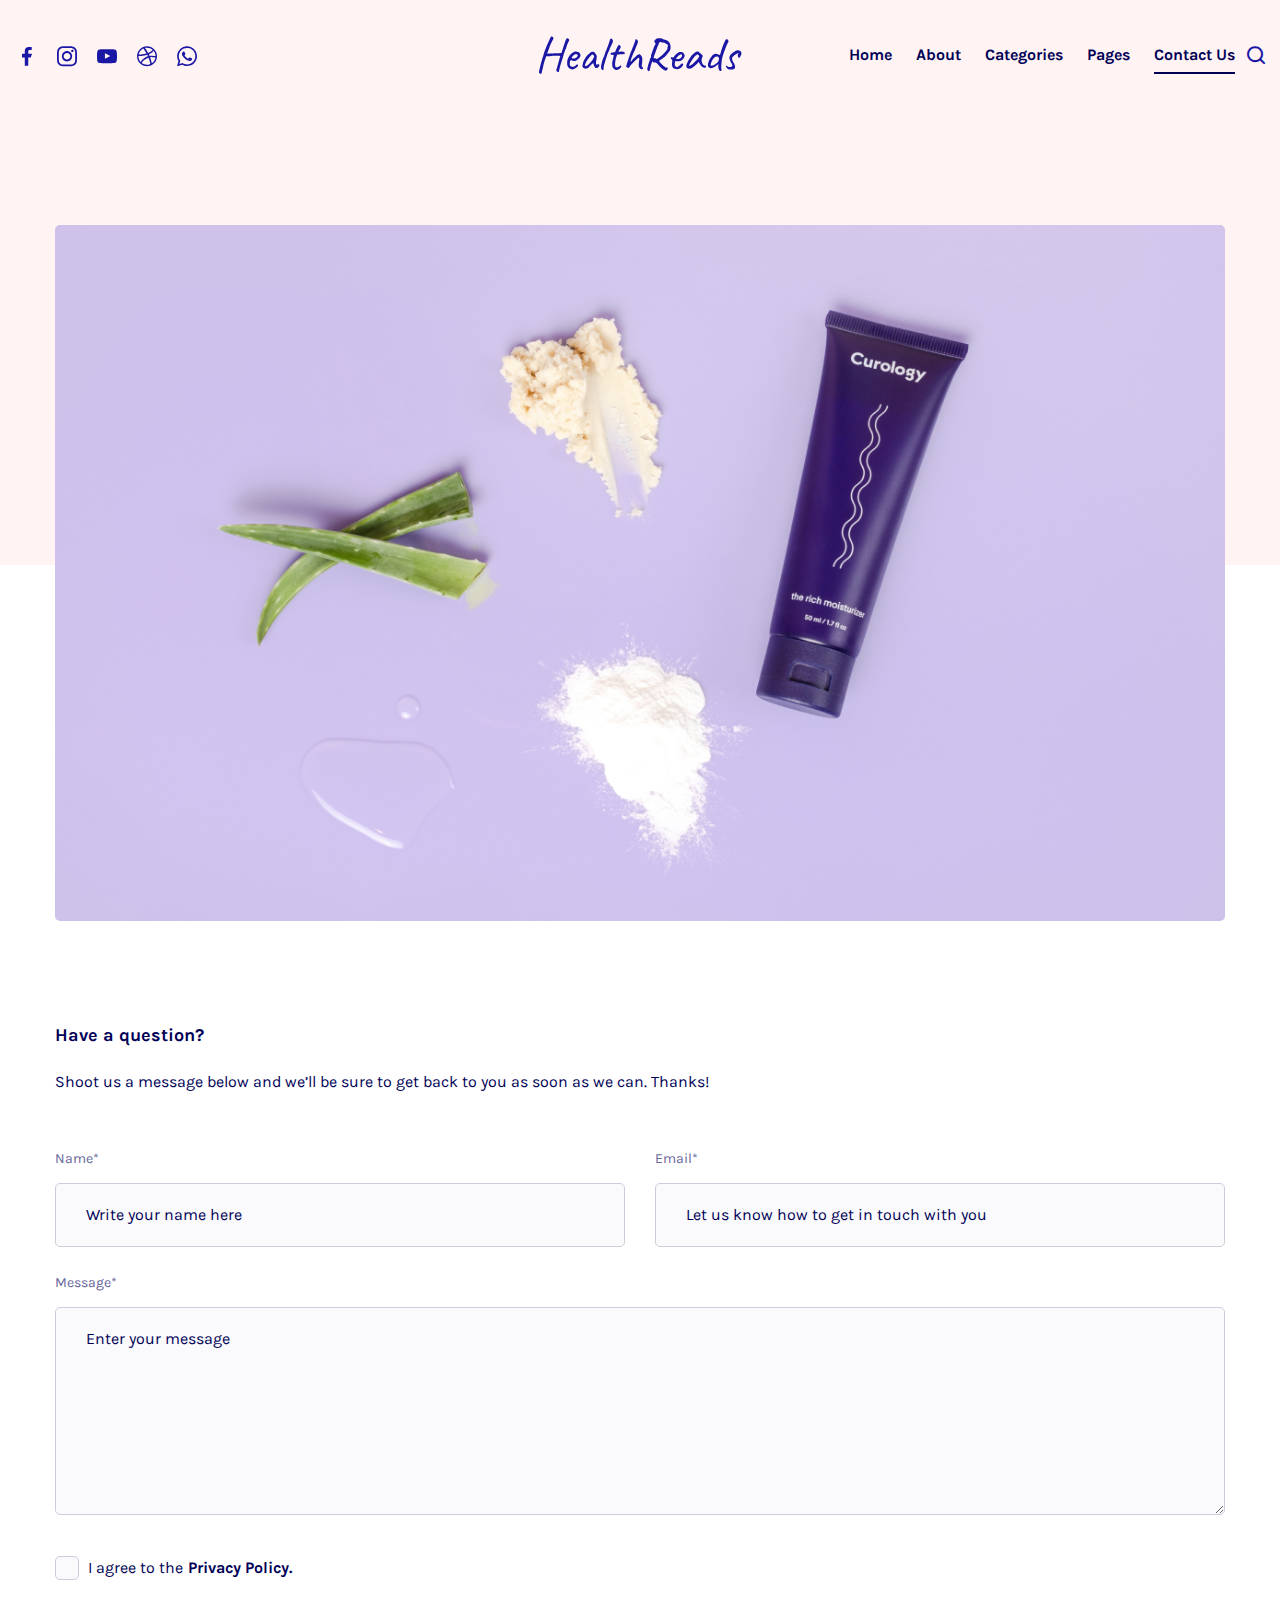
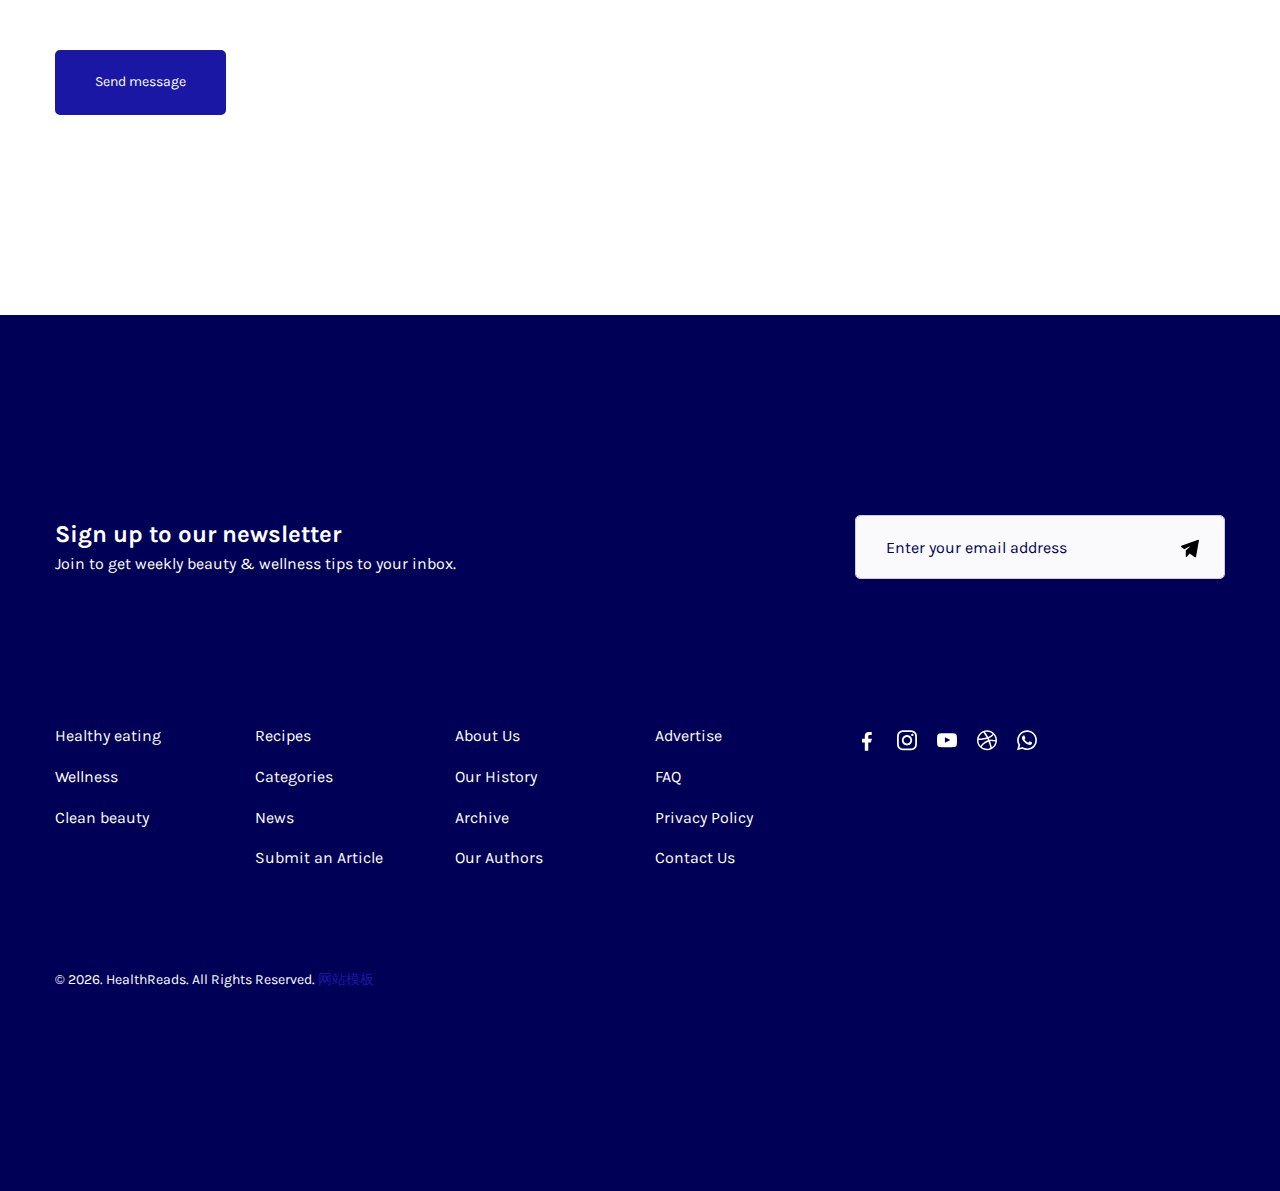
<file: contact-us.html>
<!DOCTYPE html>
<html lang="en">
  <head>
    <title>Contact Us</title>
    <meta charset="utf-8">
    <meta name="viewport" content="width=device-width, height=device-height, initial-scale=1.0">
    <meta http-equiv="X-UA-Compatible" content="IE=edge">
    <link rel="icon" href="images/favicon.ico" type="image/x-icon">
    <link rel="stylesheet" href="components/base/base.css">
    <script src="components/base/core.js"></script>
    <script src="components/base/script.js"></script>
  </head>
  <body>
    <div class="page">
      <!--RD Navbar-->
      <header class="section rd-navbar-wrap" data-preset='{"title":"Navbar Consulting","category":"header","reload":true,"id":"navbar-consulting"}'>
        <nav class="rd-navbar navbar-consulting">
          <div class="navbar-container">
            <div class="navbar-cell">
              <div class="navbar-subpanel">
                <div class="navbar-subpanel-item">
                  <button class="navbar-button navbar-info-button mdi-dots-vertical novi-icon" data-multi-switch='{"targets":".rd-navbar","scope":".rd-navbar","class":"navbar-info-active","isolate":"[data-multi-switch]"}'></button>
                  <div class="navbar-info">
                    <div class="group-16 d-flex"><a class="icon-social" href="#">
                        <svg class="svg-icon" width="10" height="20" viewBox="0 0 10 20" fill="none">
                          <path d="M2.79297 19.625V11.5H0V7.75H2.79297V5.13281C2.79297 4.41667 2.89714 3.79167 3.10547 3.25781C3.32682 2.72396 3.6263 2.28125 4.00391 1.92969C4.39453 1.57812 4.85677 1.31771 5.39062 1.14844C5.92448 0.966146 6.51042 0.875 7.14844 0.875C7.7474 0.875 8.28776 0.894531 8.76953 0.933594C9.2513 0.959635 9.5638 0.985677 9.70703 1.01172V3.98047H7.94922C7.25911 3.98047 6.80339 4.13021 6.58203 4.42969C6.36068 4.72917 6.25 5.11979 6.25 5.60156V7.75H10L8.75 11.5H6.25V19.625H2.79297Z"></path>
                        </svg></a><a class="icon-social" href="#">
                        <svg class="svg-icon" width="20" height="21" viewBox="0 0 20 21">
                          <path d="M10 2.04688C11.3411 2.04688 12.2135 2.05339 12.6172 2.06641C13.0339 2.06641 13.5091 2.07943 14.043 2.10547C14.6159 2.13151 15.1562 2.22266 15.6641 2.37891C16.1849 2.52214 16.6471 2.79557 17.0508 3.19922C17.4544 3.60286 17.7279 4.0651 17.8711 4.58594C18.0273 5.09375 18.1185 5.63411 18.1445 6.20703C18.1706 6.74089 18.1836 7.21615 18.1836 7.63281C18.1966 8.03646 18.2031 8.90885 18.2031 10.25C18.2031 11.5911 18.1966 12.4701 18.1836 12.8867C18.1836 13.2904 18.1706 13.7591 18.1445 14.293C18.1185 14.8659 18.0273 15.4128 17.8711 15.9336C17.7279 16.4414 17.4544 16.8971 17.0508 17.3008C16.6471 17.7044 16.1849 17.9844 15.6641 18.1406C15.1562 18.2839 14.6159 18.3685 14.043 18.3945C13.5091 18.4206 13.0339 18.4401 12.6172 18.4531C12.2135 18.4531 11.3411 18.4531 10 18.4531C8.65885 18.4531 7.77995 18.4531 7.36328 18.4531C6.95964 18.4401 6.49089 18.4206 5.95703 18.3945C5.38411 18.3685 4.83724 18.2839 4.31641 18.1406C3.80859 17.9844 3.35286 17.7044 2.94922 17.3008C2.54557 16.8971 2.26562 16.4414 2.10938 15.9336C1.96615 15.4128 1.88151 14.8659 1.85547 14.293C1.82943 13.7591 1.8099 13.2904 1.79688 12.8867C1.79688 12.4701 1.79688 11.5911 1.79688 10.25C1.79688 8.90885 1.79688 8.03646 1.79688 7.63281C1.8099 7.21615 1.82943 6.74089 1.85547 6.20703C1.88151 5.63411 1.96615 5.09375 2.10938 4.58594C2.26562 4.0651 2.54557 3.60286 2.94922 3.19922C3.35286 2.79557 3.80859 2.52214 4.31641 2.37891C4.83724 2.22266 5.38411 2.13151 5.95703 2.10547C6.49089 2.07943 6.95964 2.06641 7.36328 2.06641C7.77995 2.05339 8.65885 2.04688 10 2.04688ZM10 0.25C8.64583 0.25 7.75391 0.25651 7.32422 0.269531C6.89453 0.269531 6.41276 0.282552 5.87891 0.308594C5.05859 0.347656 4.29688 0.484375 3.59375 0.71875C2.89062 0.953125 2.2526 1.35677 1.67969 1.92969C1.10677 2.5026 0.703125 3.14062 0.46875 3.84375C0.234375 4.54688 0.0976562 5.30859 0.0585938 6.12891C0.0325521 6.66276 0.0130208 7.14453 0 7.57422C0 8.00391 0 8.89583 0 10.25C0 11.6042 0 12.4961 0 12.9258C0.0130208 13.3555 0.0325521 13.8372 0.0585938 14.3711C0.0976562 15.1914 0.234375 15.9531 0.46875 16.6562C0.703125 17.3594 1.10677 17.9974 1.67969 18.5703C2.2526 19.1432 2.89062 19.5469 3.59375 19.7812C4.29688 20.0156 5.05859 20.1523 5.87891 20.1914C6.41276 20.2174 6.89453 20.2305 7.32422 20.2305C7.75391 20.2435 8.64583 20.25 10 20.25C11.3542 20.25 12.2461 20.2435 12.6758 20.2305C13.1055 20.2305 13.5872 20.2174 14.1211 20.1914C14.9414 20.1523 15.7031 20.0156 16.4062 19.7812C17.1094 19.5469 17.7474 19.1432 18.3203 18.5703C18.8932 17.9974 19.2969 17.3594 19.5312 16.6562C19.7656 15.9531 19.9023 15.1914 19.9414 14.3711C19.9674 13.8372 19.9805 13.3555 19.9805 12.9258C19.9935 12.4961 20 11.6042 20 10.25C20 8.89583 19.9935 8.00391 19.9805 7.57422C19.9805 7.14453 19.9674 6.66276 19.9414 6.12891C19.9023 5.30859 19.7656 4.54688 19.5312 3.84375C19.2969 3.14062 18.8932 2.5026 18.3203 1.92969C17.7474 1.35677 17.1094 0.953125 16.4062 0.71875C15.7031 0.484375 14.9414 0.347656 14.1211 0.308594C13.5872 0.282552 13.1055 0.269531 12.6758 0.269531C12.2461 0.25651 11.3542 0.25 10 0.25ZM10 5.11328C9.29688 5.11328 8.63281 5.25 8.00781 5.52344C7.38281 5.78385 6.83594 6.14844 6.36719 6.61719C5.89844 7.08594 5.52734 7.63281 5.25391 8.25781C4.99349 8.88281 4.86328 9.54688 4.86328 10.25C4.86328 10.9531 4.99349 11.6172 5.25391 12.2422C5.52734 12.8672 5.89844 13.4141 6.36719 13.8828C6.83594 14.3516 7.38281 14.7227 8.00781 14.9961C8.63281 15.2565 9.29688 15.3867 10 15.3867C10.7031 15.3867 11.3672 15.2565 11.9922 14.9961C12.6172 14.7227 13.1641 14.3516 13.6328 13.8828C14.1016 13.4141 14.4661 12.8672 14.7266 12.2422C15 11.6172 15.1367 10.9531 15.1367 10.25C15.1367 9.54688 15 8.88281 14.7266 8.25781C14.4661 7.63281 14.1016 7.08594 13.6328 6.61719C13.1641 6.14844 12.6172 5.78385 11.9922 5.52344C11.3672 5.25 10.7031 5.11328 10 5.11328ZM10 13.5898C9.07552 13.5898 8.28776 13.2643 7.63672 12.6133C6.98568 11.9622 6.66016 11.1745 6.66016 10.25C6.66016 9.32552 6.98568 8.53776 7.63672 7.88672C8.28776 7.23568 9.07552 6.91016 10 6.91016C10.9245 6.91016 11.7122 7.23568 12.3633 7.88672C13.0143 8.53776 13.3398 9.32552 13.3398 10.25C13.3398 11.1745 13.0143 11.9622 12.3633 12.6133C11.7122 13.2643 10.9245 13.5898 10 13.5898ZM16.543 4.91797C16.543 5.24349 16.4258 5.52344 16.1914 5.75781C15.957 5.99219 15.6706 6.10938 15.332 6.10938C15.0065 6.10938 14.7266 5.99219 14.4922 5.75781C14.2578 5.52344 14.1406 5.24349 14.1406 4.91797C14.1406 4.57943 14.2578 4.29297 14.4922 4.05859C14.7266 3.82422 15.0065 3.70703 15.332 3.70703C15.6706 3.70703 15.957 3.82422 16.1914 4.05859C16.4258 4.29297 16.543 4.57943 16.543 4.91797Z"></path>
                        </svg></a><a class="icon-social" href="#">
                        <svg class="svg-icon" width="20" height="15" viewBox="0 0 20 15">
                          <path d="M19.8047 3.24609C19.8047 3.24609 19.7461 2.99219 19.6289 2.48438C19.5117 1.97656 19.3034 1.57292 19.0039 1.27344C18.6263 0.869792 18.2422 0.635417 17.8516 0.570312C17.474 0.492188 17.1875 0.440104 16.9922 0.414062C16.3021 0.361979 15.5469 0.322917 14.7266 0.296875C13.9062 0.270833 13.1445 0.251302 12.4414 0.238281C11.7513 0.22526 11.1719 0.21875 10.7031 0.21875C10.2344 0.21875 10 0.21875 10 0.21875C10 0.21875 9.76562 0.21875 9.29688 0.21875C8.82812 0.21875 8.24219 0.22526 7.53906 0.238281C6.84896 0.251302 6.09375 0.270833 5.27344 0.296875C4.45312 0.322917 3.69792 0.361979 3.00781 0.414062C2.8125 0.440104 2.51953 0.492188 2.12891 0.570312C1.7513 0.635417 1.3737 0.869792 0.996094 1.27344C0.696615 1.57292 0.488281 1.97656 0.371094 2.48438C0.253906 2.99219 0.195312 3.24609 0.195312 3.24609C0.195312 3.24609 0.16276 3.58464 0.0976562 4.26172C0.0325521 4.9388 0 5.68099 0 6.48828V8.01172C0 8.81901 0.0325521 9.5612 0.0976562 10.2383C0.16276 10.9023 0.195312 11.2344 0.195312 11.2344C0.195312 11.2344 0.253906 11.4948 0.371094 12.0156C0.488281 12.5234 0.696615 12.9271 0.996094 13.2266C1.3737 13.6302 1.77734 13.8646 2.20703 13.9297C2.64974 13.9948 2.98177 14.0469 3.20312 14.0859C3.60677 14.125 4.1862 14.1576 4.94141 14.1836C5.69661 14.2096 6.44531 14.2292 7.1875 14.2422C7.94271 14.2552 8.60026 14.2682 9.16016 14.2812C9.72005 14.2812 10 14.2812 10 14.2812C10 14.2812 10.2344 14.2812 10.7031 14.2812C11.1719 14.2812 11.7513 14.2747 12.4414 14.2617C13.1445 14.2487 13.9062 14.2292 14.7266 14.2031C15.5469 14.1641 16.3021 14.1185 16.9922 14.0664C17.1875 14.0534 17.474 14.0143 17.8516 13.9492C18.2422 13.8711 18.6263 13.6302 19.0039 13.2266C19.3034 12.9271 19.5117 12.5234 19.6289 12.0156C19.7461 11.4948 19.8047 11.2344 19.8047 11.2344C19.8047 11.2344 19.8372 10.9023 19.9023 10.2383C19.9674 9.5612 20 8.81901 20 8.01172V6.48828C20 5.68099 19.9674 4.9388 19.9023 4.26172C19.8372 3.58464 19.8047 3.24609 19.8047 3.24609ZM7.92969 9.84766V4.22266L13.3398 7.03516L7.92969 9.84766Z"></path>
                        </svg></a><a class="icon-social" href="#">
                        <svg class="svg-icon" width="20" height="21" viewBox="0 0 20 21">
                          <path d="M10 20.25C8.61979 20.25 7.32422 19.9831 6.11328 19.4492C4.90234 18.9284 3.84115 18.2188 2.92969 17.3203C2.03125 16.4089 1.3151 15.3477 0.78125 14.1367C0.260417 12.9258 0 11.6302 0 10.25C0 8.86979 0.260417 7.57422 0.78125 6.36328C1.3151 5.15234 2.03125 4.09766 2.92969 3.19922C3.84115 2.28776 4.90234 1.57161 6.11328 1.05078C7.32422 0.516927 8.61979 0.25 10 0.25C11.3802 0.25 12.6758 0.516927 13.8867 1.05078C15.0977 1.57161 16.1523 2.28776 17.0508 3.19922C17.9622 4.09766 18.6784 5.15234 19.1992 6.36328C19.7331 7.57422 20 8.86979 20 10.25C20 11.6302 19.7331 12.9258 19.1992 14.1367C18.6784 15.3477 17.9622 16.4089 17.0508 17.3203C16.1523 18.2188 15.0977 18.9284 13.8867 19.4492C12.6758 19.9831 11.3802 20.25 10 20.25ZM18.4375 11.6172C18.3594 11.5911 18.1641 11.5391 17.8516 11.4609C17.5391 11.3828 17.1419 11.3112 16.6602 11.2461C16.1914 11.181 15.651 11.1419 15.0391 11.1289C14.4271 11.1029 13.7826 11.1419 13.1055 11.2461C13.3919 12.0143 13.6328 12.7435 13.8281 13.4336C14.0234 14.1107 14.1862 14.7161 14.3164 15.25C14.4596 15.7839 14.5638 16.2331 14.6289 16.5977C14.707 16.9622 14.7526 17.2096 14.7656 17.3398C15.2474 17.0143 15.6901 16.6497 16.0938 16.2461C16.4974 15.8294 16.8555 15.3802 17.168 14.8984C17.4935 14.4036 17.7604 13.8828 17.9688 13.3359C18.1771 12.7891 18.3333 12.2161 18.4375 11.6172ZM13.3398 18.1211C13.3008 17.9388 13.2422 17.6458 13.1641 17.2422C13.0859 16.8255 12.9753 16.3372 12.832 15.7773C12.6888 15.2044 12.5065 14.5664 12.2852 13.8633C12.0768 13.1602 11.8229 12.4245 11.5234 11.6562C11.5104 11.6562 11.4974 11.6562 11.4844 11.6562C11.4714 11.6562 11.4648 11.6628 11.4648 11.6758C10.2539 12.0924 9.23177 12.5938 8.39844 13.1797C7.5651 13.7526 6.88151 14.3125 6.34766 14.8594C5.82682 15.3932 5.44271 15.8685 5.19531 16.2852C4.94792 16.6888 4.80469 16.9297 4.76562 17.0078C5.48177 17.5677 6.28255 18.0104 7.16797 18.3359C8.06641 18.6484 9.01042 18.8047 10 18.8047C10.5859 18.8047 11.1589 18.7461 11.7188 18.6289C12.2786 18.5117 12.819 18.3424 13.3398 18.1211ZM3.65234 15.9727C3.70443 15.8945 3.88672 15.6211 4.19922 15.1523C4.51172 14.6836 4.96094 14.1562 5.54688 13.5703C6.13281 12.9714 6.84245 12.3724 7.67578 11.7734C8.52214 11.1745 9.4987 10.6927 10.6055 10.3281C10.6576 10.3151 10.7096 10.3021 10.7617 10.2891C10.8138 10.276 10.8724 10.2565 10.9375 10.2305C10.8333 9.99609 10.7227 9.75521 10.6055 9.50781C10.4883 9.26042 10.3646 9.01953 10.2344 8.78516C9.16667 9.11068 8.125 9.35807 7.10938 9.52734C6.10677 9.68359 5.20182 9.80078 4.39453 9.87891C3.58724 9.94401 2.91667 9.98307 2.38281 9.99609C1.86198 9.99609 1.55599 9.99609 1.46484 9.99609C1.46484 10.0482 1.46484 10.0938 1.46484 10.1328C1.46484 10.1719 1.46484 10.2174 1.46484 10.2695C1.46484 10.8164 1.51042 11.3503 1.60156 11.8711C1.70573 12.3919 1.84896 12.8932 2.03125 13.375C2.22656 13.8568 2.46094 14.319 2.73438 14.7617C3.00781 15.1914 3.3138 15.5951 3.65234 15.9727ZM1.64062 8.51172C1.73177 8.51172 2.00521 8.51172 2.46094 8.51172C2.92969 8.4987 3.51562 8.45964 4.21875 8.39453C4.9349 8.32943 5.7487 8.22526 6.66016 8.08203C7.58464 7.9388 8.54167 7.73698 9.53125 7.47656C9.17969 6.85156 8.82812 6.25911 8.47656 5.69922C8.125 5.1263 7.79948 4.61849 7.5 4.17578C7.21354 3.73307 6.96615 3.36849 6.75781 3.08203C6.54948 2.79557 6.41927 2.61328 6.36719 2.53516C5.76823 2.82161 5.20833 3.16667 4.6875 3.57031C4.17969 3.97396 3.71745 4.4362 3.30078 4.95703C2.89714 5.46484 2.55208 6.01823 2.26562 6.61719C1.99219 7.21615 1.78385 7.84766 1.64062 8.51172ZM8.00781 1.94922C8.0599 2.04036 8.1901 2.22917 8.39844 2.51562C8.60677 2.80208 8.86068 3.16667 9.16016 3.60938C9.45964 4.05208 9.78516 4.5599 10.1367 5.13281C10.4883 5.70573 10.8398 6.31771 11.1914 6.96875C12.7018 6.39583 13.8021 5.76432 14.4922 5.07422C15.1953 4.38411 15.5859 3.98698 15.6641 3.88281C14.9089 3.20573 14.043 2.67839 13.0664 2.30078C12.1029 1.91016 11.0807 1.71484 10 1.71484C9.66146 1.71484 9.32292 1.74089 8.98438 1.79297C8.64583 1.83203 8.32031 1.88411 8.00781 1.94922ZM16.6211 4.85938C16.569 4.92448 16.4388 5.07422 16.2305 5.30859C16.0221 5.54297 15.7227 5.82292 15.332 6.14844C14.9544 6.47396 14.4727 6.82552 13.8867 7.20312C13.3138 7.56771 12.6302 7.91276 11.8359 8.23828C11.9401 8.43359 12.0378 8.63542 12.1289 8.84375C12.2331 9.05208 12.3242 9.26042 12.4023 9.46875C12.4414 9.54688 12.474 9.625 12.5 9.70312C12.526 9.76823 12.5586 9.83333 12.5977 9.89844C13.3008 9.82031 13.9909 9.78776 14.668 9.80078C15.3581 9.80078 15.9766 9.83333 16.5234 9.89844C17.0703 9.95052 17.526 10.0091 17.8906 10.0742C18.2552 10.1263 18.4701 10.1654 18.5352 10.1914C18.5352 9.17578 18.3594 8.21875 18.0078 7.32031C17.6693 6.40885 17.207 5.58854 16.6211 4.85938Z"></path>
                        </svg></a><a class="icon-social" href="#">
                        <svg class="svg-icon" width="20" height="21" viewBox="0 0 20 21">
                          <path d="M0.0390625 20.25L1.44531 15.1133C1.01562 14.3581 0.690104 13.5638 0.46875 12.7305C0.247396 11.8841 0.136719 11.0247 0.136719 10.1523C0.136719 8.78516 0.397135 7.5026 0.917969 6.30469C1.4388 5.10677 2.14193 4.05859 3.02734 3.16016C3.92578 2.26172 4.97396 1.55208 6.17188 1.03125C7.38281 0.510417 8.67188 0.25 10.0391 0.25C10.7031 0.25 11.3542 0.315104 11.9922 0.445312C12.6302 0.575521 13.2422 0.764323 13.8281 1.01172C14.4271 1.24609 14.9935 1.54557 15.5273 1.91016C16.0742 2.27474 16.582 2.69141 17.0508 3.16016C17.5195 3.62891 17.9362 4.13672 18.3008 4.68359C18.6654 5.21745 18.9648 5.78385 19.1992 6.38281C19.4466 6.96875 19.6354 7.58073 19.7656 8.21875C19.8958 8.85677 19.9609 9.50781 19.9609 10.1719C19.9609 11.5391 19.7005 12.8216 19.1797 14.0195C18.6589 15.2174 17.9492 16.2656 17.0508 17.1641C16.1523 18.0625 15.0977 18.7721 13.8867 19.293C12.6888 19.8138 11.4062 20.0742 10.0391 20.0742C9.20573 20.0742 8.38542 19.9701 7.57812 19.7617C6.78385 19.5664 6.02214 19.2669 5.29297 18.8633L0.0390625 20.25ZM5.54688 17.0859L5.83984 17.2617C6.47786 17.6393 7.14844 17.9258 7.85156 18.1211C8.56771 18.3034 9.29688 18.401 10.0391 18.4141C11.1719 18.4141 12.2396 18.1992 13.2422 17.7695C14.2448 17.3268 15.1172 16.7344 15.8594 15.9922C16.6146 15.25 17.207 14.3776 17.6367 13.375C18.0664 12.3724 18.2812 11.3047 18.2812 10.1719C18.2812 9.61198 18.2292 9.07161 18.125 8.55078C18.0208 8.01693 17.8646 7.5026 17.6562 7.00781C17.4479 6.51302 17.194 6.04427 16.8945 5.60156C16.5951 5.14583 16.2565 4.72266 15.8789 4.33203C15.4883 3.94141 15.0651 3.59635 14.6094 3.29688C14.1667 2.9974 13.6979 2.75 13.2031 2.55469C12.7083 2.34635 12.194 2.1901 11.6602 2.08594C11.1393 1.98177 10.599 1.92969 10.0391 1.92969C8.90625 1.92969 7.83854 2.14453 6.83594 2.57422C5.83333 3.00391 4.96094 3.59635 4.21875 4.35156C3.47656 5.09375 2.88411 5.96615 2.44141 6.96875C2.01172 7.95833 1.79688 9.01953 1.79688 10.1523C1.79688 10.9336 1.90104 11.7018 2.10938 12.457C2.33073 13.1992 2.64974 13.8958 3.06641 14.5469L3.26172 14.8594L2.42188 17.8867L5.54688 17.0859ZM7.55859 6.01172C7.46745 5.77734 7.36979 5.65365 7.26562 5.64062C7.17448 5.61458 7.08984 5.60156 7.01172 5.60156C6.93359 5.58854 6.85547 5.58203 6.77734 5.58203C6.69922 5.58203 6.61458 5.58203 6.52344 5.58203C6.44531 5.58203 6.34115 5.60156 6.21094 5.64062C6.09375 5.67969 5.98307 5.76432 5.87891 5.89453C5.76172 6.01172 5.58594 6.23307 5.35156 6.55859C5.11719 6.88411 5 7.35286 5 7.96484C5 8.57682 5.14974 9.13672 5.44922 9.64453C5.76172 10.1523 5.95052 10.4453 6.01562 10.5234C6.04167 10.5625 6.15885 10.7318 6.36719 11.0312C6.58854 11.3177 6.88151 11.6562 7.24609 12.0469C7.61068 12.4375 8.04688 12.8411 8.55469 13.2578C9.0625 13.6615 9.62891 13.9935 10.2539 14.2539C10.5404 14.3841 10.8008 14.4948 11.0352 14.5859C11.2695 14.6641 11.4779 14.7292 11.6602 14.7812C11.9596 14.8724 12.2396 14.918 12.5 14.918C12.7604 14.918 13.0013 14.9049 13.2227 14.8789C13.457 14.8398 13.7695 14.7096 14.1602 14.4883C14.5508 14.2539 14.7917 13.9935 14.8828 13.707C14.987 13.4206 15.0456 13.1667 15.0586 12.9453C15.0716 12.7109 15.0651 12.5677 15.0391 12.5156C15 12.4635 14.9414 12.418 14.8633 12.3789C14.7852 12.3398 14.6875 12.2943 14.5703 12.2422C14.4401 12.1771 14.1536 12.0404 13.7109 11.832C13.2682 11.6107 12.9883 11.474 12.8711 11.4219C12.7539 11.3828 12.6497 11.3633 12.5586 11.3633C12.4805 11.3633 12.3958 11.4284 12.3047 11.5586C12.2266 11.6758 12.0964 11.8451 11.9141 12.0664C11.7318 12.2878 11.6016 12.4375 11.5234 12.5156C11.4583 12.6068 11.3802 12.6589 11.2891 12.6719C11.2109 12.6719 11.1133 12.6458 10.9961 12.5938C10.8659 12.5286 10.6185 12.4115 10.2539 12.2422C9.88932 12.0729 9.47266 11.7799 9.00391 11.3633C8.6263 11.0247 8.32031 10.6862 8.08594 10.3477C7.85156 9.99609 7.69531 9.76172 7.61719 9.64453C7.55208 9.51432 7.53906 9.41667 7.57812 9.35156C7.61719 9.27344 7.66927 9.20182 7.73438 9.13672C7.78646 9.08464 7.84505 9.01953 7.91016 8.94141C7.97526 8.85026 8.04036 8.77214 8.10547 8.70703C8.17057 8.62891 8.21615 8.5638 8.24219 8.51172C8.26823 8.44661 8.30078 8.375 8.33984 8.29688C8.39193 8.20573 8.41146 8.1276 8.39844 8.0625C8.38542 7.98438 8.35938 7.91276 8.32031 7.84766C8.29427 7.79557 8.18359 7.54167 7.98828 7.08594C7.80599 6.61719 7.66276 6.25911 7.55859 6.01172Z"></path>
                        </svg></a></div>
                  </div>
                </div>
              </div>
            </div>
            <div class="navbar-cell">
              <div class="navbar-panel">
                <button class="navbar-switch int-hamburger novi-icon" data-multi-switch='{"targets":".rd-navbar","scope":".rd-navbar","isolate":"[data-multi-switch]"}'></button>
                <div class="navbar-logo">
                  <!-- Logo-->
                  <div class="logo"><a class="logo-link" href="index.html"><img class="logo-image-default" src="images/logo-default-204x38.svg" alt="HealthReads" width="204" height="38"/><img class="logo-image-inverse" src="images/logo-inverse-204x38.svg" alt="HealthReads" width="204" height="38"/></a></div>
                </div>
              </div>
            </div>
            <div class="navbar-cell">
              <ul class="navbar-navigation rd-navbar-nav">
                <li class="navbar-navigation-root-item"><a class="navbar-navigation-root-link" href="index.html">Home</a>
                </li>
                <li class="navbar-navigation-root-item"><a class="navbar-navigation-root-link" href="about.html">About</a>
                </li>
                <li class="navbar-navigation-root-item"><a class="navbar-navigation-root-link" href="#">Categories</a>
                  <ul class="navbar-navigation-dropdown rd-navbar-dropdown">
                    <li class="navbar-navigation-back">
                      <button class="navbar-navigation-back-btn">Back</button>
                    </li>
                    <li class="navbar-navigation-dropdown-item"><a class="navbar-navigation-dropdown-link" href="blog.html">Clean beauty</a>
                    </li>
                    <li class="navbar-navigation-dropdown-item"><a class="navbar-navigation-dropdown-link" href="blog.html">Healthy eating</a>
                    </li>
                    <li class="navbar-navigation-dropdown-item"><a class="navbar-navigation-dropdown-link" href="blog.html">Wellness</a>
                    </li>
                    <li class="navbar-navigation-dropdown-item"><a class="navbar-navigation-dropdown-link" href="single-post.html">Single post</a>
                    </li>
                  </ul>
                </li>
                <li class="navbar-navigation-root-item"><a class="navbar-navigation-root-link" href="#">Pages</a>
                  <ul class="navbar-navigation-dropdown rd-navbar-dropdown">
                    <li class="navbar-navigation-back">
                      <button class="navbar-navigation-back-btn">Back</button>
                    </li>
                    <li class="navbar-navigation-dropdown-item"><a class="navbar-navigation-dropdown-link" href="typography.html">Typography</a>
                    </li>
                    <li class="navbar-navigation-dropdown-item"><a class="navbar-navigation-dropdown-link" href="buttons.html">Buttons</a>
                    </li>
                    <li class="navbar-navigation-dropdown-item"><a class="navbar-navigation-dropdown-link" href="grid-system.html">Grid system</a>
                    </li>
                    <li class="navbar-navigation-dropdown-item"><a class="navbar-navigation-dropdown-link" href="search-results.html">Search results</a>
                    </li>
                    <li class="navbar-navigation-dropdown-item"><a class="navbar-navigation-dropdown-link" href="privacy-policy.html">Privacy policy</a>
                    </li>
                  </ul>
                </li>
                <li class="navbar-navigation-root-item active"><a class="navbar-navigation-root-link" href="contact-us.html">Contact Us</a>
                </li>
              </ul>
              <div class="navbar-search-box">
                <div class="navbar-search">
                  <div class="navbar-search-container">
                    <form class="navbar-search-form" action="search-results.html" method="GET" data-rd-search='{"output":".navbar-search-results","mode":"live","liveResults":3,"template":"<h5 class=\"search-title\"><a target=\"_top\" href=\"#{href}\" class=\"search-link\">#{title}</a></h5><p>...#{token}...</p>"}'>
                      <button class="navbar-search-btn int-search novi-icon"></button>
                      <input class="navbar-search-input" type="text" placeholder="Looking for something?" autocomplete="off" name="s"/>
                      <button class="navbar-search-close search-switch int-close novi-icon" type="button" data-multi-switch='{"targets":".rd-navbar","scope":".rd-navbar","class":"navbar-search-active","isolate":"[data-multi-switch]:not(.search-switch)"}'></button>
                    </form>
                  </div>
                </div>
                <div class="navbar-search-results">No results</div>
                <button class="navbar-button search-switch int-search novi-icon" data-multi-switch='{"targets":".rd-navbar","scope":".rd-navbar","class":"navbar-search-active","isolate":"[data-multi-switch]:not(.search-switch)"}'></button>
              </div>
            </div>
          </div>
        </nav>
      </header>

      <!-- Section Image-->
      <div class="section section-md bg-secondary-2-white">
        <div class="container"><img class="rounded" src="images/contact-us-01-1270x755.jpg" alt="" width="1270" height="755"/>
        </div>
      </div>

      <!-- About-->
      <section class="section section-lg bg-white">
        <div class="container">
          <h2 class="h6">Have a question?</h2>
          <p>Shoot us a message below and we’ll be sure to get back to you as soon as we can. Thanks!</p>
          <form class="rd-mailform" data-form-output="form-output-global" data-form-type="contact" method="post" action="components/rd-mailform/rd-mailform.php">
            <div class="row row-22">
              <div class="col-md-6">
                <div class="form-group">
                  <label for="input-name">Name*</label>
                  <div class="position-relative">
                    <input class="form-control" id="input-name" type="text" name="name" placeholder="Write your name here" data-constraints="@Required">
                  </div>
                </div>
              </div>
              <div class="col-md-6">
                <div class="form-group">
                  <label for="input-email">Email*</label>
                  <div class="position-relative">
                    <input class="form-control" id="input-email" type="email" name="email" placeholder="Let us know how to get in touch with you" data-constraints="@Email @Required">
                  </div>
                </div>
              </div>
              <div class="col-12">
                <div class="form-group">
                  <label for="input-question">Message*</label>
                  <div class="position-relative">
                    <textarea class="form-control" id="input-question" name="question" placeholder="Enter your message" data-constraints="@Required"></textarea>
                  </div>
                </div>
              </div>
            </div>
            <div class="offset-sm">
              <div class="custom-control custom-checkbox">
                <input class="custom-control-input" type="checkbox" id="check1" data-constraints="@Required">
                <label class="custom-control-label" for="check1">I agree to the</label><a class="font-weight-bold" href="privacy-policy.html">Privacy Policy.</a>
              </div>
            </div>
            <div class="offset-lg">
              <button class="btn btn-lg btn-primary" type="submit">Send message</button>
            </div>
          </form>
        </div>
      </section>

      <!-- Footer consulting-->
      <footer class="section footer bg-secondary context-dark">
        <div class="container">
          <div class="row row-30 justify-content-xl-between align-items-center">
            <div class="col-lg-8 col-md-7 col-sm-6">
              <h5>Sign up to our newsletter</h5>
              <p class="mt-0">Join to get weekly beauty & wellness tips to your inbox.</p>
            </div>
            <div class="col-lg-4 col-md-5 col-sm-6">
              <form class="rd-mailform input-group" data-form-output="footer-consulting-form-output" data-form-type="subscribe" method="post" action="components/rd-mailform/rd-mailform.php">
                <div class="form-group-icon novi-disabled">
                  <input class="form-control" type="email" name="email" placeholder="Enter your email address" data-constraints="@Email @Required">
                  <button class="form-group-icon-btn">
                    <svg class="svg-icon" width="18" height="18">
                      <path d="M4.74438 10.8398V16.6959C4.74438 16.9803 4.86928 17.1743 5.11908 17.2777C5.38137 17.3811 5.6062 17.3294 5.79355 17.1225L8.73495 13.8066L14.037 17.8788C14.2243 18.0081 14.4179 18.0339 14.6178 17.9564C14.8301 17.8659 14.955 17.7107 14.9925 17.491L17.9901 0.73687C18.0275 0.491247 17.9589 0.297334 17.784 0.155131C17.6091 0 17.4155 -0.0387827 17.2032 0.0387827L0.41658 6.24401C0.179269 6.32157 0.0418784 6.48317 0.00440825 6.72879C-0.0205718 6.97441 0.0606135 7.17479 0.247964 7.32992L3.33925 9.67627L8.30405 6.96149C8.46642 6.87099 8.59756 6.90331 8.69748 7.05844C8.7974 7.21357 8.77867 7.34931 8.64128 7.46566L4.74438 10.8398Z"></path>
                    </svg>
                  </button>
                </div>
              </form>
              <div class="form-output snackbar snackbar-secondary" id="footer-consulting-form-output"></div>
            </div>
          </div>
          <div class="row row-50 justify-content-xl-between novi-disabled">
            <div class="col-lg-8">
              <div class="row row-20">
                <div class="col-md-3 col-6">
                  <ul class="list list-xl">
                    <li class="list-item"><a class="list-link" href="blog.html">Healthy eating</a></li>
                    <li class="list-item"><a class="list-link" href="blog.html">Wellness</a></li>
                    <li class="list-item"><a class="list-link" href="blog.html">Clean beauty</a></li>
                  </ul>
                </div>
                <div class="col-md-3 col-6">
                  <ul class="list list-xl">
                    <li class="list-item"><a class="list-link" href="#">Recipes</a></li>
                    <li class="list-item"><a class="list-link" href="#">Categories</a></li>
                    <li class="list-item"><a class="list-link" href="blog.html">News</a></li>
                    <li class="list-item"><a class="list-link" href="#">Submit an Article</a></li>
                  </ul>
                </div>
                <div class="col-md-3 col-6">
                  <ul class="list list-xl">
                    <li class="list-item"><a class="list-link" href="about.html">About Us</a></li>
                    <li class="list-item"><a class="list-link" href="#">Our History</a></li>
                    <li class="list-item"><a class="list-link" href="#">Archive</a></li>
                    <li class="list-item"><a class="list-link" href="#">Our Authors</a></li>
                  </ul>
                </div>
                <div class="col-md-3 col-6">
                  <ul class="list list-xl">
                    <li class="list-item"><a class="list-link" href="#">Advertise</a></li>
                    <li class="list-item"><a class="list-link" href="#">FAQ</a></li>
                    <li class="list-item"><a class="list-link" href="privacy-policy.html">Privacy Policy</a></li>
                    <li class="list-item"><a class="list-link" href="contact-us.html">Contact Us</a></li>
                  </ul>
                </div>
              </div>
            </div>
            <div class="col-lg-4">
              <div class="group-16 d-flex"><a class="icon icon-social" href="#">
                  <svg class="svg-icon" width="10" height="20" viewBox="0 0 10 20" fill="none">
                    <path d="M2.79297 19.625V11.5H0V7.75H2.79297V5.13281C2.79297 4.41667 2.89714 3.79167 3.10547 3.25781C3.32682 2.72396 3.6263 2.28125 4.00391 1.92969C4.39453 1.57812 4.85677 1.31771 5.39062 1.14844C5.92448 0.966146 6.51042 0.875 7.14844 0.875C7.7474 0.875 8.28776 0.894531 8.76953 0.933594C9.2513 0.959635 9.5638 0.985677 9.70703 1.01172V3.98047H7.94922C7.25911 3.98047 6.80339 4.13021 6.58203 4.42969C6.36068 4.72917 6.25 5.11979 6.25 5.60156V7.75H10L8.75 11.5H6.25V19.625H2.79297Z"></path>
                  </svg></a><a class="icon icon-social" href="#">
                  <svg class="svg-icon" width="20" height="21" viewBox="0 0 20 21">
                    <path d="M10 2.04688C11.3411 2.04688 12.2135 2.05339 12.6172 2.06641C13.0339 2.06641 13.5091 2.07943 14.043 2.10547C14.6159 2.13151 15.1562 2.22266 15.6641 2.37891C16.1849 2.52214 16.6471 2.79557 17.0508 3.19922C17.4544 3.60286 17.7279 4.0651 17.8711 4.58594C18.0273 5.09375 18.1185 5.63411 18.1445 6.20703C18.1706 6.74089 18.1836 7.21615 18.1836 7.63281C18.1966 8.03646 18.2031 8.90885 18.2031 10.25C18.2031 11.5911 18.1966 12.4701 18.1836 12.8867C18.1836 13.2904 18.1706 13.7591 18.1445 14.293C18.1185 14.8659 18.0273 15.4128 17.8711 15.9336C17.7279 16.4414 17.4544 16.8971 17.0508 17.3008C16.6471 17.7044 16.1849 17.9844 15.6641 18.1406C15.1562 18.2839 14.6159 18.3685 14.043 18.3945C13.5091 18.4206 13.0339 18.4401 12.6172 18.4531C12.2135 18.4531 11.3411 18.4531 10 18.4531C8.65885 18.4531 7.77995 18.4531 7.36328 18.4531C6.95964 18.4401 6.49089 18.4206 5.95703 18.3945C5.38411 18.3685 4.83724 18.2839 4.31641 18.1406C3.80859 17.9844 3.35286 17.7044 2.94922 17.3008C2.54557 16.8971 2.26562 16.4414 2.10938 15.9336C1.96615 15.4128 1.88151 14.8659 1.85547 14.293C1.82943 13.7591 1.8099 13.2904 1.79688 12.8867C1.79688 12.4701 1.79688 11.5911 1.79688 10.25C1.79688 8.90885 1.79688 8.03646 1.79688 7.63281C1.8099 7.21615 1.82943 6.74089 1.85547 6.20703C1.88151 5.63411 1.96615 5.09375 2.10938 4.58594C2.26562 4.0651 2.54557 3.60286 2.94922 3.19922C3.35286 2.79557 3.80859 2.52214 4.31641 2.37891C4.83724 2.22266 5.38411 2.13151 5.95703 2.10547C6.49089 2.07943 6.95964 2.06641 7.36328 2.06641C7.77995 2.05339 8.65885 2.04688 10 2.04688ZM10 0.25C8.64583 0.25 7.75391 0.25651 7.32422 0.269531C6.89453 0.269531 6.41276 0.282552 5.87891 0.308594C5.05859 0.347656 4.29688 0.484375 3.59375 0.71875C2.89062 0.953125 2.2526 1.35677 1.67969 1.92969C1.10677 2.5026 0.703125 3.14062 0.46875 3.84375C0.234375 4.54688 0.0976562 5.30859 0.0585938 6.12891C0.0325521 6.66276 0.0130208 7.14453 0 7.57422C0 8.00391 0 8.89583 0 10.25C0 11.6042 0 12.4961 0 12.9258C0.0130208 13.3555 0.0325521 13.8372 0.0585938 14.3711C0.0976562 15.1914 0.234375 15.9531 0.46875 16.6562C0.703125 17.3594 1.10677 17.9974 1.67969 18.5703C2.2526 19.1432 2.89062 19.5469 3.59375 19.7812C4.29688 20.0156 5.05859 20.1523 5.87891 20.1914C6.41276 20.2174 6.89453 20.2305 7.32422 20.2305C7.75391 20.2435 8.64583 20.25 10 20.25C11.3542 20.25 12.2461 20.2435 12.6758 20.2305C13.1055 20.2305 13.5872 20.2174 14.1211 20.1914C14.9414 20.1523 15.7031 20.0156 16.4062 19.7812C17.1094 19.5469 17.7474 19.1432 18.3203 18.5703C18.8932 17.9974 19.2969 17.3594 19.5312 16.6562C19.7656 15.9531 19.9023 15.1914 19.9414 14.3711C19.9674 13.8372 19.9805 13.3555 19.9805 12.9258C19.9935 12.4961 20 11.6042 20 10.25C20 8.89583 19.9935 8.00391 19.9805 7.57422C19.9805 7.14453 19.9674 6.66276 19.9414 6.12891C19.9023 5.30859 19.7656 4.54688 19.5312 3.84375C19.2969 3.14062 18.8932 2.5026 18.3203 1.92969C17.7474 1.35677 17.1094 0.953125 16.4062 0.71875C15.7031 0.484375 14.9414 0.347656 14.1211 0.308594C13.5872 0.282552 13.1055 0.269531 12.6758 0.269531C12.2461 0.25651 11.3542 0.25 10 0.25ZM10 5.11328C9.29688 5.11328 8.63281 5.25 8.00781 5.52344C7.38281 5.78385 6.83594 6.14844 6.36719 6.61719C5.89844 7.08594 5.52734 7.63281 5.25391 8.25781C4.99349 8.88281 4.86328 9.54688 4.86328 10.25C4.86328 10.9531 4.99349 11.6172 5.25391 12.2422C5.52734 12.8672 5.89844 13.4141 6.36719 13.8828C6.83594 14.3516 7.38281 14.7227 8.00781 14.9961C8.63281 15.2565 9.29688 15.3867 10 15.3867C10.7031 15.3867 11.3672 15.2565 11.9922 14.9961C12.6172 14.7227 13.1641 14.3516 13.6328 13.8828C14.1016 13.4141 14.4661 12.8672 14.7266 12.2422C15 11.6172 15.1367 10.9531 15.1367 10.25C15.1367 9.54688 15 8.88281 14.7266 8.25781C14.4661 7.63281 14.1016 7.08594 13.6328 6.61719C13.1641 6.14844 12.6172 5.78385 11.9922 5.52344C11.3672 5.25 10.7031 5.11328 10 5.11328ZM10 13.5898C9.07552 13.5898 8.28776 13.2643 7.63672 12.6133C6.98568 11.9622 6.66016 11.1745 6.66016 10.25C6.66016 9.32552 6.98568 8.53776 7.63672 7.88672C8.28776 7.23568 9.07552 6.91016 10 6.91016C10.9245 6.91016 11.7122 7.23568 12.3633 7.88672C13.0143 8.53776 13.3398 9.32552 13.3398 10.25C13.3398 11.1745 13.0143 11.9622 12.3633 12.6133C11.7122 13.2643 10.9245 13.5898 10 13.5898ZM16.543 4.91797C16.543 5.24349 16.4258 5.52344 16.1914 5.75781C15.957 5.99219 15.6706 6.10938 15.332 6.10938C15.0065 6.10938 14.7266 5.99219 14.4922 5.75781C14.2578 5.52344 14.1406 5.24349 14.1406 4.91797C14.1406 4.57943 14.2578 4.29297 14.4922 4.05859C14.7266 3.82422 15.0065 3.70703 15.332 3.70703C15.6706 3.70703 15.957 3.82422 16.1914 4.05859C16.4258 4.29297 16.543 4.57943 16.543 4.91797Z"></path>
                  </svg></a><a class="icon-social" href="#">
                  <svg class="svg-icon" width="20" height="15" viewBox="0 0 20 15">
                    <path d="M19.8047 3.24609C19.8047 3.24609 19.7461 2.99219 19.6289 2.48438C19.5117 1.97656 19.3034 1.57292 19.0039 1.27344C18.6263 0.869792 18.2422 0.635417 17.8516 0.570312C17.474 0.492188 17.1875 0.440104 16.9922 0.414062C16.3021 0.361979 15.5469 0.322917 14.7266 0.296875C13.9062 0.270833 13.1445 0.251302 12.4414 0.238281C11.7513 0.22526 11.1719 0.21875 10.7031 0.21875C10.2344 0.21875 10 0.21875 10 0.21875C10 0.21875 9.76562 0.21875 9.29688 0.21875C8.82812 0.21875 8.24219 0.22526 7.53906 0.238281C6.84896 0.251302 6.09375 0.270833 5.27344 0.296875C4.45312 0.322917 3.69792 0.361979 3.00781 0.414062C2.8125 0.440104 2.51953 0.492188 2.12891 0.570312C1.7513 0.635417 1.3737 0.869792 0.996094 1.27344C0.696615 1.57292 0.488281 1.97656 0.371094 2.48438C0.253906 2.99219 0.195312 3.24609 0.195312 3.24609C0.195312 3.24609 0.16276 3.58464 0.0976562 4.26172C0.0325521 4.9388 0 5.68099 0 6.48828V8.01172C0 8.81901 0.0325521 9.5612 0.0976562 10.2383C0.16276 10.9023 0.195312 11.2344 0.195312 11.2344C0.195312 11.2344 0.253906 11.4948 0.371094 12.0156C0.488281 12.5234 0.696615 12.9271 0.996094 13.2266C1.3737 13.6302 1.77734 13.8646 2.20703 13.9297C2.64974 13.9948 2.98177 14.0469 3.20312 14.0859C3.60677 14.125 4.1862 14.1576 4.94141 14.1836C5.69661 14.2096 6.44531 14.2292 7.1875 14.2422C7.94271 14.2552 8.60026 14.2682 9.16016 14.2812C9.72005 14.2812 10 14.2812 10 14.2812C10 14.2812 10.2344 14.2812 10.7031 14.2812C11.1719 14.2812 11.7513 14.2747 12.4414 14.2617C13.1445 14.2487 13.9062 14.2292 14.7266 14.2031C15.5469 14.1641 16.3021 14.1185 16.9922 14.0664C17.1875 14.0534 17.474 14.0143 17.8516 13.9492C18.2422 13.8711 18.6263 13.6302 19.0039 13.2266C19.3034 12.9271 19.5117 12.5234 19.6289 12.0156C19.7461 11.4948 19.8047 11.2344 19.8047 11.2344C19.8047 11.2344 19.8372 10.9023 19.9023 10.2383C19.9674 9.5612 20 8.81901 20 8.01172V6.48828C20 5.68099 19.9674 4.9388 19.9023 4.26172C19.8372 3.58464 19.8047 3.24609 19.8047 3.24609ZM7.92969 9.84766V4.22266L13.3398 7.03516L7.92969 9.84766Z"></path>
                  </svg></a><a class="icon icon-social" href="#">
                  <svg class="svg-icon" width="20" height="21" viewBox="0 0 20 21">
                    <path d="M10 20.25C8.61979 20.25 7.32422 19.9831 6.11328 19.4492C4.90234 18.9284 3.84115 18.2188 2.92969 17.3203C2.03125 16.4089 1.3151 15.3477 0.78125 14.1367C0.260417 12.9258 0 11.6302 0 10.25C0 8.86979 0.260417 7.57422 0.78125 6.36328C1.3151 5.15234 2.03125 4.09766 2.92969 3.19922C3.84115 2.28776 4.90234 1.57161 6.11328 1.05078C7.32422 0.516927 8.61979 0.25 10 0.25C11.3802 0.25 12.6758 0.516927 13.8867 1.05078C15.0977 1.57161 16.1523 2.28776 17.0508 3.19922C17.9622 4.09766 18.6784 5.15234 19.1992 6.36328C19.7331 7.57422 20 8.86979 20 10.25C20 11.6302 19.7331 12.9258 19.1992 14.1367C18.6784 15.3477 17.9622 16.4089 17.0508 17.3203C16.1523 18.2188 15.0977 18.9284 13.8867 19.4492C12.6758 19.9831 11.3802 20.25 10 20.25ZM18.4375 11.6172C18.3594 11.5911 18.1641 11.5391 17.8516 11.4609C17.5391 11.3828 17.1419 11.3112 16.6602 11.2461C16.1914 11.181 15.651 11.1419 15.0391 11.1289C14.4271 11.1029 13.7826 11.1419 13.1055 11.2461C13.3919 12.0143 13.6328 12.7435 13.8281 13.4336C14.0234 14.1107 14.1862 14.7161 14.3164 15.25C14.4596 15.7839 14.5638 16.2331 14.6289 16.5977C14.707 16.9622 14.7526 17.2096 14.7656 17.3398C15.2474 17.0143 15.6901 16.6497 16.0938 16.2461C16.4974 15.8294 16.8555 15.3802 17.168 14.8984C17.4935 14.4036 17.7604 13.8828 17.9688 13.3359C18.1771 12.7891 18.3333 12.2161 18.4375 11.6172ZM13.3398 18.1211C13.3008 17.9388 13.2422 17.6458 13.1641 17.2422C13.0859 16.8255 12.9753 16.3372 12.832 15.7773C12.6888 15.2044 12.5065 14.5664 12.2852 13.8633C12.0768 13.1602 11.8229 12.4245 11.5234 11.6562C11.5104 11.6562 11.4974 11.6562 11.4844 11.6562C11.4714 11.6562 11.4648 11.6628 11.4648 11.6758C10.2539 12.0924 9.23177 12.5938 8.39844 13.1797C7.5651 13.7526 6.88151 14.3125 6.34766 14.8594C5.82682 15.3932 5.44271 15.8685 5.19531 16.2852C4.94792 16.6888 4.80469 16.9297 4.76562 17.0078C5.48177 17.5677 6.28255 18.0104 7.16797 18.3359C8.06641 18.6484 9.01042 18.8047 10 18.8047C10.5859 18.8047 11.1589 18.7461 11.7188 18.6289C12.2786 18.5117 12.819 18.3424 13.3398 18.1211ZM3.65234 15.9727C3.70443 15.8945 3.88672 15.6211 4.19922 15.1523C4.51172 14.6836 4.96094 14.1562 5.54688 13.5703C6.13281 12.9714 6.84245 12.3724 7.67578 11.7734C8.52214 11.1745 9.4987 10.6927 10.6055 10.3281C10.6576 10.3151 10.7096 10.3021 10.7617 10.2891C10.8138 10.276 10.8724 10.2565 10.9375 10.2305C10.8333 9.99609 10.7227 9.75521 10.6055 9.50781C10.4883 9.26042 10.3646 9.01953 10.2344 8.78516C9.16667 9.11068 8.125 9.35807 7.10938 9.52734C6.10677 9.68359 5.20182 9.80078 4.39453 9.87891C3.58724 9.94401 2.91667 9.98307 2.38281 9.99609C1.86198 9.99609 1.55599 9.99609 1.46484 9.99609C1.46484 10.0482 1.46484 10.0938 1.46484 10.1328C1.46484 10.1719 1.46484 10.2174 1.46484 10.2695C1.46484 10.8164 1.51042 11.3503 1.60156 11.8711C1.70573 12.3919 1.84896 12.8932 2.03125 13.375C2.22656 13.8568 2.46094 14.319 2.73438 14.7617C3.00781 15.1914 3.3138 15.5951 3.65234 15.9727ZM1.64062 8.51172C1.73177 8.51172 2.00521 8.51172 2.46094 8.51172C2.92969 8.4987 3.51562 8.45964 4.21875 8.39453C4.9349 8.32943 5.7487 8.22526 6.66016 8.08203C7.58464 7.9388 8.54167 7.73698 9.53125 7.47656C9.17969 6.85156 8.82812 6.25911 8.47656 5.69922C8.125 5.1263 7.79948 4.61849 7.5 4.17578C7.21354 3.73307 6.96615 3.36849 6.75781 3.08203C6.54948 2.79557 6.41927 2.61328 6.36719 2.53516C5.76823 2.82161 5.20833 3.16667 4.6875 3.57031C4.17969 3.97396 3.71745 4.4362 3.30078 4.95703C2.89714 5.46484 2.55208 6.01823 2.26562 6.61719C1.99219 7.21615 1.78385 7.84766 1.64062 8.51172ZM8.00781 1.94922C8.0599 2.04036 8.1901 2.22917 8.39844 2.51562C8.60677 2.80208 8.86068 3.16667 9.16016 3.60938C9.45964 4.05208 9.78516 4.5599 10.1367 5.13281C10.4883 5.70573 10.8398 6.31771 11.1914 6.96875C12.7018 6.39583 13.8021 5.76432 14.4922 5.07422C15.1953 4.38411 15.5859 3.98698 15.6641 3.88281C14.9089 3.20573 14.043 2.67839 13.0664 2.30078C12.1029 1.91016 11.0807 1.71484 10 1.71484C9.66146 1.71484 9.32292 1.74089 8.98438 1.79297C8.64583 1.83203 8.32031 1.88411 8.00781 1.94922ZM16.6211 4.85938C16.569 4.92448 16.4388 5.07422 16.2305 5.30859C16.0221 5.54297 15.7227 5.82292 15.332 6.14844C14.9544 6.47396 14.4727 6.82552 13.8867 7.20312C13.3138 7.56771 12.6302 7.91276 11.8359 8.23828C11.9401 8.43359 12.0378 8.63542 12.1289 8.84375C12.2331 9.05208 12.3242 9.26042 12.4023 9.46875C12.4414 9.54688 12.474 9.625 12.5 9.70312C12.526 9.76823 12.5586 9.83333 12.5977 9.89844C13.3008 9.82031 13.9909 9.78776 14.668 9.80078C15.3581 9.80078 15.9766 9.83333 16.5234 9.89844C17.0703 9.95052 17.526 10.0091 17.8906 10.0742C18.2552 10.1263 18.4701 10.1654 18.5352 10.1914C18.5352 9.17578 18.3594 8.21875 18.0078 7.32031C17.6693 6.40885 17.207 5.58854 16.6211 4.85938Z"></path>
                  </svg></a><a class="icon icon-social" href="#">
                  <svg class="svg-icon" width="20" height="21" viewBox="0 0 20 21">
                    <path d="M0.0390625 20.25L1.44531 15.1133C1.01562 14.3581 0.690104 13.5638 0.46875 12.7305C0.247396 11.8841 0.136719 11.0247 0.136719 10.1523C0.136719 8.78516 0.397135 7.5026 0.917969 6.30469C1.4388 5.10677 2.14193 4.05859 3.02734 3.16016C3.92578 2.26172 4.97396 1.55208 6.17188 1.03125C7.38281 0.510417 8.67188 0.25 10.0391 0.25C10.7031 0.25 11.3542 0.315104 11.9922 0.445312C12.6302 0.575521 13.2422 0.764323 13.8281 1.01172C14.4271 1.24609 14.9935 1.54557 15.5273 1.91016C16.0742 2.27474 16.582 2.69141 17.0508 3.16016C17.5195 3.62891 17.9362 4.13672 18.3008 4.68359C18.6654 5.21745 18.9648 5.78385 19.1992 6.38281C19.4466 6.96875 19.6354 7.58073 19.7656 8.21875C19.8958 8.85677 19.9609 9.50781 19.9609 10.1719C19.9609 11.5391 19.7005 12.8216 19.1797 14.0195C18.6589 15.2174 17.9492 16.2656 17.0508 17.1641C16.1523 18.0625 15.0977 18.7721 13.8867 19.293C12.6888 19.8138 11.4062 20.0742 10.0391 20.0742C9.20573 20.0742 8.38542 19.9701 7.57812 19.7617C6.78385 19.5664 6.02214 19.2669 5.29297 18.8633L0.0390625 20.25ZM5.54688 17.0859L5.83984 17.2617C6.47786 17.6393 7.14844 17.9258 7.85156 18.1211C8.56771 18.3034 9.29688 18.401 10.0391 18.4141C11.1719 18.4141 12.2396 18.1992 13.2422 17.7695C14.2448 17.3268 15.1172 16.7344 15.8594 15.9922C16.6146 15.25 17.207 14.3776 17.6367 13.375C18.0664 12.3724 18.2812 11.3047 18.2812 10.1719C18.2812 9.61198 18.2292 9.07161 18.125 8.55078C18.0208 8.01693 17.8646 7.5026 17.6562 7.00781C17.4479 6.51302 17.194 6.04427 16.8945 5.60156C16.5951 5.14583 16.2565 4.72266 15.8789 4.33203C15.4883 3.94141 15.0651 3.59635 14.6094 3.29688C14.1667 2.9974 13.6979 2.75 13.2031 2.55469C12.7083 2.34635 12.194 2.1901 11.6602 2.08594C11.1393 1.98177 10.599 1.92969 10.0391 1.92969C8.90625 1.92969 7.83854 2.14453 6.83594 2.57422C5.83333 3.00391 4.96094 3.59635 4.21875 4.35156C3.47656 5.09375 2.88411 5.96615 2.44141 6.96875C2.01172 7.95833 1.79688 9.01953 1.79688 10.1523C1.79688 10.9336 1.90104 11.7018 2.10938 12.457C2.33073 13.1992 2.64974 13.8958 3.06641 14.5469L3.26172 14.8594L2.42188 17.8867L5.54688 17.0859ZM7.55859 6.01172C7.46745 5.77734 7.36979 5.65365 7.26562 5.64062C7.17448 5.61458 7.08984 5.60156 7.01172 5.60156C6.93359 5.58854 6.85547 5.58203 6.77734 5.58203C6.69922 5.58203 6.61458 5.58203 6.52344 5.58203C6.44531 5.58203 6.34115 5.60156 6.21094 5.64062C6.09375 5.67969 5.98307 5.76432 5.87891 5.89453C5.76172 6.01172 5.58594 6.23307 5.35156 6.55859C5.11719 6.88411 5 7.35286 5 7.96484C5 8.57682 5.14974 9.13672 5.44922 9.64453C5.76172 10.1523 5.95052 10.4453 6.01562 10.5234C6.04167 10.5625 6.15885 10.7318 6.36719 11.0312C6.58854 11.3177 6.88151 11.6562 7.24609 12.0469C7.61068 12.4375 8.04688 12.8411 8.55469 13.2578C9.0625 13.6615 9.62891 13.9935 10.2539 14.2539C10.5404 14.3841 10.8008 14.4948 11.0352 14.5859C11.2695 14.6641 11.4779 14.7292 11.6602 14.7812C11.9596 14.8724 12.2396 14.918 12.5 14.918C12.7604 14.918 13.0013 14.9049 13.2227 14.8789C13.457 14.8398 13.7695 14.7096 14.1602 14.4883C14.5508 14.2539 14.7917 13.9935 14.8828 13.707C14.987 13.4206 15.0456 13.1667 15.0586 12.9453C15.0716 12.7109 15.0651 12.5677 15.0391 12.5156C15 12.4635 14.9414 12.418 14.8633 12.3789C14.7852 12.3398 14.6875 12.2943 14.5703 12.2422C14.4401 12.1771 14.1536 12.0404 13.7109 11.832C13.2682 11.6107 12.9883 11.474 12.8711 11.4219C12.7539 11.3828 12.6497 11.3633 12.5586 11.3633C12.4805 11.3633 12.3958 11.4284 12.3047 11.5586C12.2266 11.6758 12.0964 11.8451 11.9141 12.0664C11.7318 12.2878 11.6016 12.4375 11.5234 12.5156C11.4583 12.6068 11.3802 12.6589 11.2891 12.6719C11.2109 12.6719 11.1133 12.6458 10.9961 12.5938C10.8659 12.5286 10.6185 12.4115 10.2539 12.2422C9.88932 12.0729 9.47266 11.7799 9.00391 11.3633C8.6263 11.0247 8.32031 10.6862 8.08594 10.3477C7.85156 9.99609 7.69531 9.76172 7.61719 9.64453C7.55208 9.51432 7.53906 9.41667 7.57812 9.35156C7.61719 9.27344 7.66927 9.20182 7.73438 9.13672C7.78646 9.08464 7.84505 9.01953 7.91016 8.94141C7.97526 8.85026 8.04036 8.77214 8.10547 8.70703C8.17057 8.62891 8.21615 8.5638 8.24219 8.51172C8.26823 8.44661 8.30078 8.375 8.33984 8.29688C8.39193 8.20573 8.41146 8.1276 8.39844 8.0625C8.38542 7.98438 8.35938 7.91276 8.32031 7.84766C8.29427 7.79557 8.18359 7.54167 7.98828 7.08594C7.80599 6.61719 7.66276 6.25911 7.55859 6.01172Z"></path>
                  </svg></a></div>
            </div>
          </div>
                <!-- Copyright-->
                <p class="rights"><small>&copy; <span class='copyright-year'></span>. HealthReads. All Rights Reserved. <a target="_blank" href="https://www.mobanwang.com/" title="网站模板">网站模板</a></small></p>
        </div>
      </footer>
    </div>
  </body>
</html>
</file>
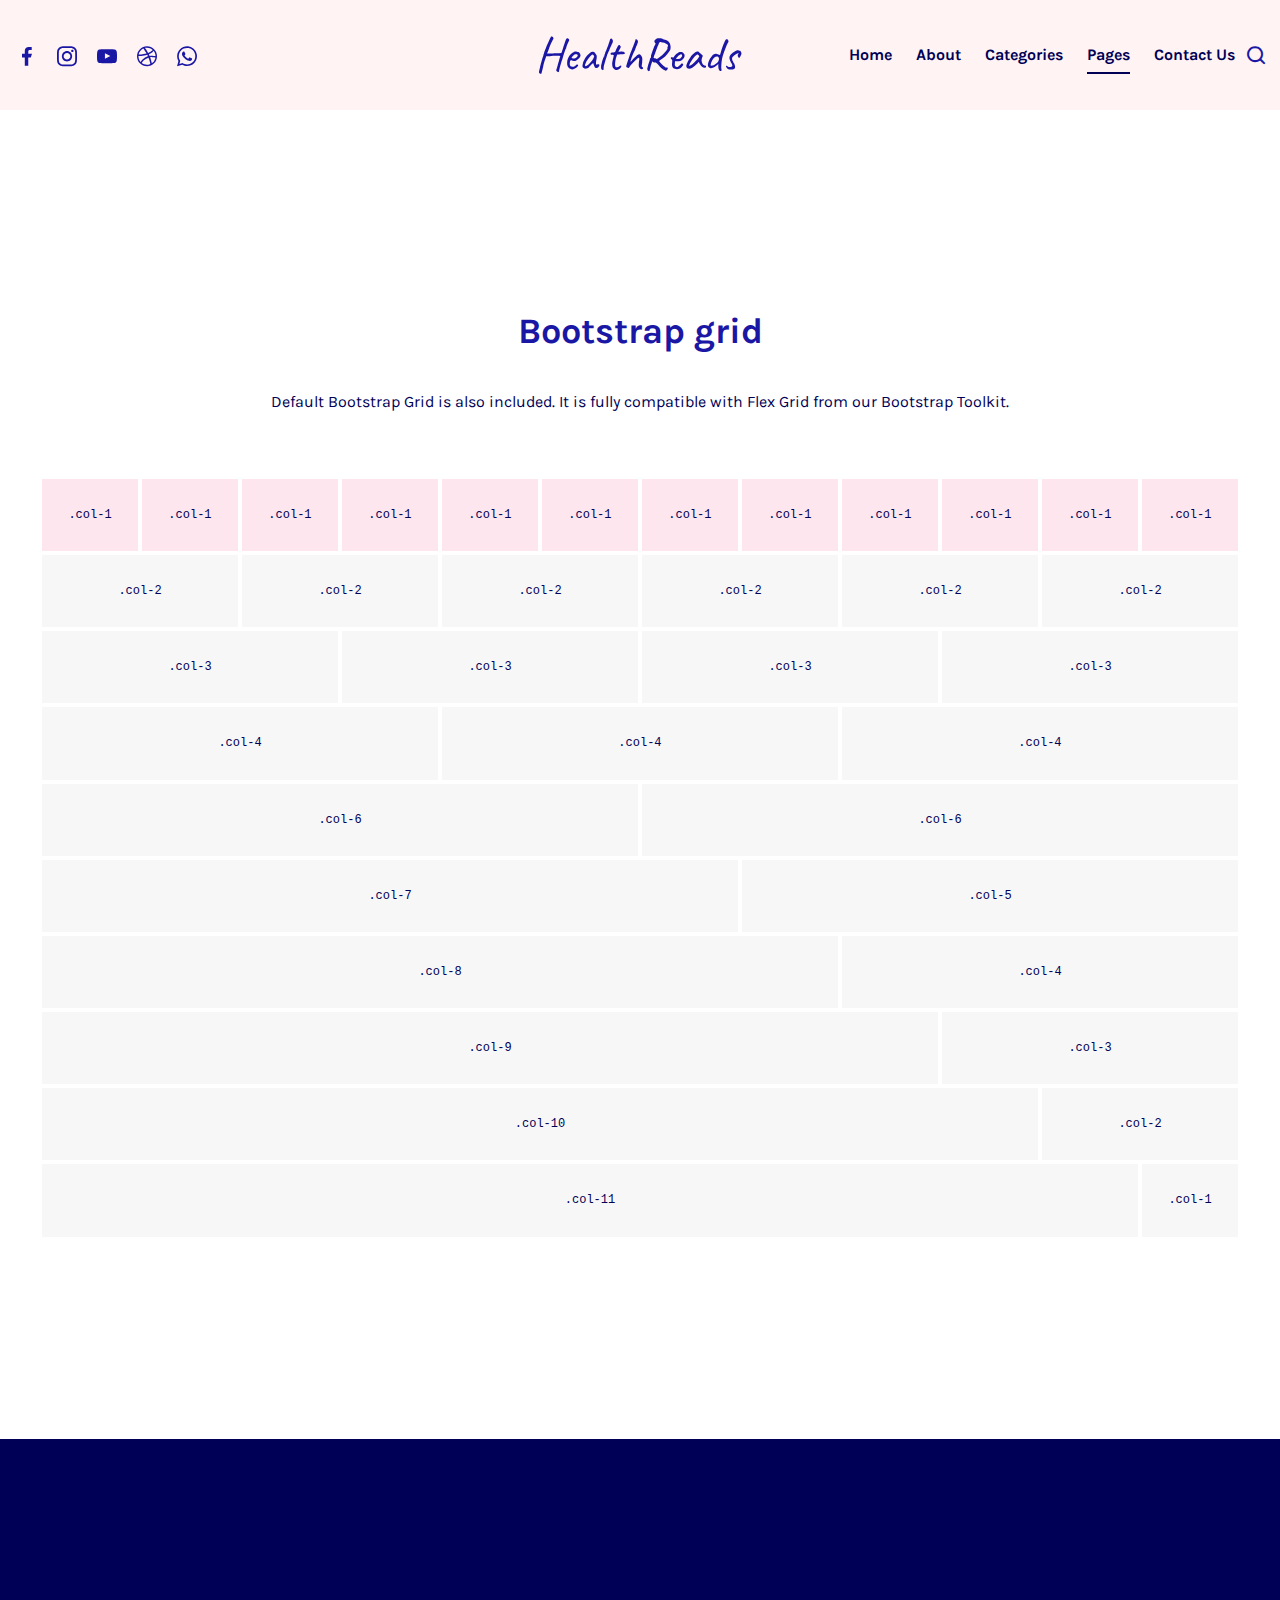
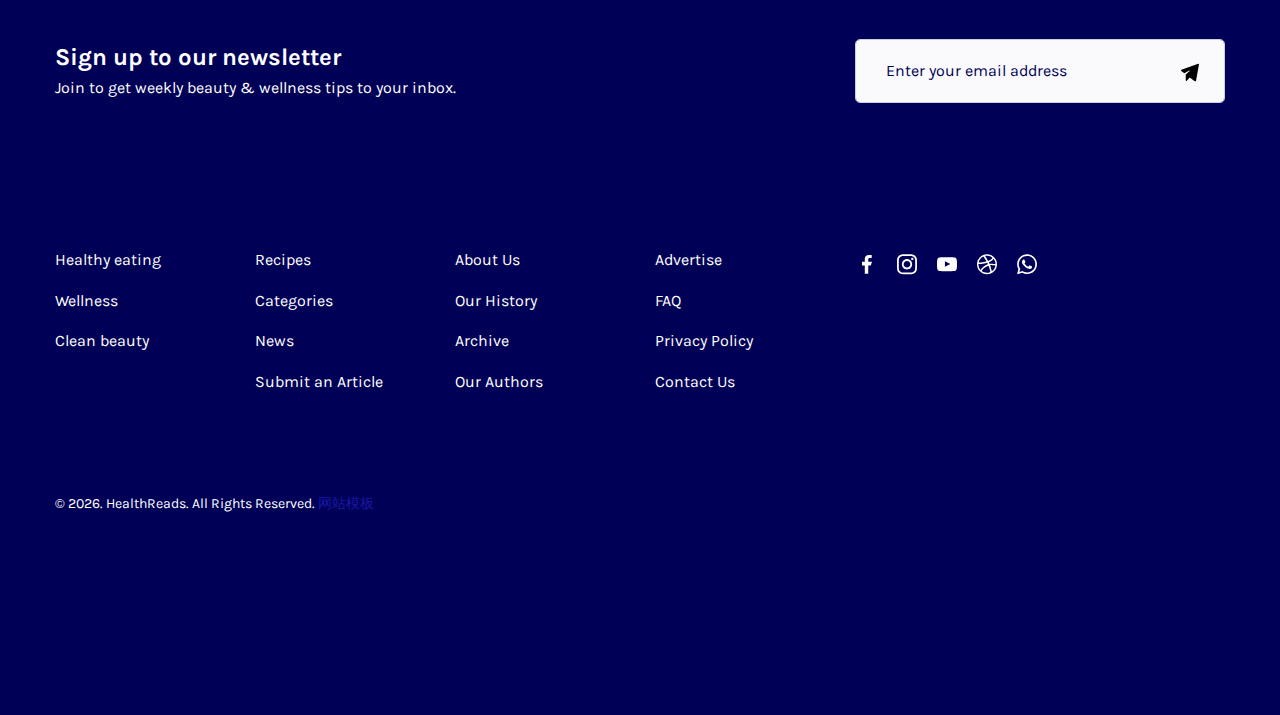
<file: grid-system.html>
<!DOCTYPE html>
<html lang="en">
  <head>
    <title>Grid system</title>
    <meta charset="utf-8">
    <meta name="viewport" content="width=device-width, height=device-height, initial-scale=1.0">
    <meta http-equiv="X-UA-Compatible" content="IE=edge">
    <link rel="icon" href="images/favicon.ico" type="image/x-icon">
    <link rel="stylesheet" href="components/base/base.css">
    <script src="components/base/core.js"></script>
    <script src="components/base/script.js"></script>
  </head>
  <body>
    <div class="page">
      <!--RD Navbar-->
      <header class="section rd-navbar-wrap" data-preset='{"title":"Navbar Consulting","category":"header","reload":true,"id":"navbar-consulting"}'>
        <nav class="rd-navbar navbar-consulting">
          <div class="navbar-container">
            <div class="navbar-cell">
              <div class="navbar-subpanel">
                <div class="navbar-subpanel-item">
                  <button class="navbar-button navbar-info-button mdi-dots-vertical novi-icon" data-multi-switch='{"targets":".rd-navbar","scope":".rd-navbar","class":"navbar-info-active","isolate":"[data-multi-switch]"}'></button>
                  <div class="navbar-info">
                    <div class="group-16 d-flex"><a class="icon-social" href="#">
                        <svg class="svg-icon" width="10" height="20" viewBox="0 0 10 20" fill="none">
                          <path d="M2.79297 19.625V11.5H0V7.75H2.79297V5.13281C2.79297 4.41667 2.89714 3.79167 3.10547 3.25781C3.32682 2.72396 3.6263 2.28125 4.00391 1.92969C4.39453 1.57812 4.85677 1.31771 5.39062 1.14844C5.92448 0.966146 6.51042 0.875 7.14844 0.875C7.7474 0.875 8.28776 0.894531 8.76953 0.933594C9.2513 0.959635 9.5638 0.985677 9.70703 1.01172V3.98047H7.94922C7.25911 3.98047 6.80339 4.13021 6.58203 4.42969C6.36068 4.72917 6.25 5.11979 6.25 5.60156V7.75H10L8.75 11.5H6.25V19.625H2.79297Z"></path>
                        </svg></a><a class="icon-social" href="#">
                        <svg class="svg-icon" width="20" height="21" viewBox="0 0 20 21">
                          <path d="M10 2.04688C11.3411 2.04688 12.2135 2.05339 12.6172 2.06641C13.0339 2.06641 13.5091 2.07943 14.043 2.10547C14.6159 2.13151 15.1562 2.22266 15.6641 2.37891C16.1849 2.52214 16.6471 2.79557 17.0508 3.19922C17.4544 3.60286 17.7279 4.0651 17.8711 4.58594C18.0273 5.09375 18.1185 5.63411 18.1445 6.20703C18.1706 6.74089 18.1836 7.21615 18.1836 7.63281C18.1966 8.03646 18.2031 8.90885 18.2031 10.25C18.2031 11.5911 18.1966 12.4701 18.1836 12.8867C18.1836 13.2904 18.1706 13.7591 18.1445 14.293C18.1185 14.8659 18.0273 15.4128 17.8711 15.9336C17.7279 16.4414 17.4544 16.8971 17.0508 17.3008C16.6471 17.7044 16.1849 17.9844 15.6641 18.1406C15.1562 18.2839 14.6159 18.3685 14.043 18.3945C13.5091 18.4206 13.0339 18.4401 12.6172 18.4531C12.2135 18.4531 11.3411 18.4531 10 18.4531C8.65885 18.4531 7.77995 18.4531 7.36328 18.4531C6.95964 18.4401 6.49089 18.4206 5.95703 18.3945C5.38411 18.3685 4.83724 18.2839 4.31641 18.1406C3.80859 17.9844 3.35286 17.7044 2.94922 17.3008C2.54557 16.8971 2.26562 16.4414 2.10938 15.9336C1.96615 15.4128 1.88151 14.8659 1.85547 14.293C1.82943 13.7591 1.8099 13.2904 1.79688 12.8867C1.79688 12.4701 1.79688 11.5911 1.79688 10.25C1.79688 8.90885 1.79688 8.03646 1.79688 7.63281C1.8099 7.21615 1.82943 6.74089 1.85547 6.20703C1.88151 5.63411 1.96615 5.09375 2.10938 4.58594C2.26562 4.0651 2.54557 3.60286 2.94922 3.19922C3.35286 2.79557 3.80859 2.52214 4.31641 2.37891C4.83724 2.22266 5.38411 2.13151 5.95703 2.10547C6.49089 2.07943 6.95964 2.06641 7.36328 2.06641C7.77995 2.05339 8.65885 2.04688 10 2.04688ZM10 0.25C8.64583 0.25 7.75391 0.25651 7.32422 0.269531C6.89453 0.269531 6.41276 0.282552 5.87891 0.308594C5.05859 0.347656 4.29688 0.484375 3.59375 0.71875C2.89062 0.953125 2.2526 1.35677 1.67969 1.92969C1.10677 2.5026 0.703125 3.14062 0.46875 3.84375C0.234375 4.54688 0.0976562 5.30859 0.0585938 6.12891C0.0325521 6.66276 0.0130208 7.14453 0 7.57422C0 8.00391 0 8.89583 0 10.25C0 11.6042 0 12.4961 0 12.9258C0.0130208 13.3555 0.0325521 13.8372 0.0585938 14.3711C0.0976562 15.1914 0.234375 15.9531 0.46875 16.6562C0.703125 17.3594 1.10677 17.9974 1.67969 18.5703C2.2526 19.1432 2.89062 19.5469 3.59375 19.7812C4.29688 20.0156 5.05859 20.1523 5.87891 20.1914C6.41276 20.2174 6.89453 20.2305 7.32422 20.2305C7.75391 20.2435 8.64583 20.25 10 20.25C11.3542 20.25 12.2461 20.2435 12.6758 20.2305C13.1055 20.2305 13.5872 20.2174 14.1211 20.1914C14.9414 20.1523 15.7031 20.0156 16.4062 19.7812C17.1094 19.5469 17.7474 19.1432 18.3203 18.5703C18.8932 17.9974 19.2969 17.3594 19.5312 16.6562C19.7656 15.9531 19.9023 15.1914 19.9414 14.3711C19.9674 13.8372 19.9805 13.3555 19.9805 12.9258C19.9935 12.4961 20 11.6042 20 10.25C20 8.89583 19.9935 8.00391 19.9805 7.57422C19.9805 7.14453 19.9674 6.66276 19.9414 6.12891C19.9023 5.30859 19.7656 4.54688 19.5312 3.84375C19.2969 3.14062 18.8932 2.5026 18.3203 1.92969C17.7474 1.35677 17.1094 0.953125 16.4062 0.71875C15.7031 0.484375 14.9414 0.347656 14.1211 0.308594C13.5872 0.282552 13.1055 0.269531 12.6758 0.269531C12.2461 0.25651 11.3542 0.25 10 0.25ZM10 5.11328C9.29688 5.11328 8.63281 5.25 8.00781 5.52344C7.38281 5.78385 6.83594 6.14844 6.36719 6.61719C5.89844 7.08594 5.52734 7.63281 5.25391 8.25781C4.99349 8.88281 4.86328 9.54688 4.86328 10.25C4.86328 10.9531 4.99349 11.6172 5.25391 12.2422C5.52734 12.8672 5.89844 13.4141 6.36719 13.8828C6.83594 14.3516 7.38281 14.7227 8.00781 14.9961C8.63281 15.2565 9.29688 15.3867 10 15.3867C10.7031 15.3867 11.3672 15.2565 11.9922 14.9961C12.6172 14.7227 13.1641 14.3516 13.6328 13.8828C14.1016 13.4141 14.4661 12.8672 14.7266 12.2422C15 11.6172 15.1367 10.9531 15.1367 10.25C15.1367 9.54688 15 8.88281 14.7266 8.25781C14.4661 7.63281 14.1016 7.08594 13.6328 6.61719C13.1641 6.14844 12.6172 5.78385 11.9922 5.52344C11.3672 5.25 10.7031 5.11328 10 5.11328ZM10 13.5898C9.07552 13.5898 8.28776 13.2643 7.63672 12.6133C6.98568 11.9622 6.66016 11.1745 6.66016 10.25C6.66016 9.32552 6.98568 8.53776 7.63672 7.88672C8.28776 7.23568 9.07552 6.91016 10 6.91016C10.9245 6.91016 11.7122 7.23568 12.3633 7.88672C13.0143 8.53776 13.3398 9.32552 13.3398 10.25C13.3398 11.1745 13.0143 11.9622 12.3633 12.6133C11.7122 13.2643 10.9245 13.5898 10 13.5898ZM16.543 4.91797C16.543 5.24349 16.4258 5.52344 16.1914 5.75781C15.957 5.99219 15.6706 6.10938 15.332 6.10938C15.0065 6.10938 14.7266 5.99219 14.4922 5.75781C14.2578 5.52344 14.1406 5.24349 14.1406 4.91797C14.1406 4.57943 14.2578 4.29297 14.4922 4.05859C14.7266 3.82422 15.0065 3.70703 15.332 3.70703C15.6706 3.70703 15.957 3.82422 16.1914 4.05859C16.4258 4.29297 16.543 4.57943 16.543 4.91797Z"></path>
                        </svg></a><a class="icon-social" href="#">
                        <svg class="svg-icon" width="20" height="15" viewBox="0 0 20 15">
                          <path d="M19.8047 3.24609C19.8047 3.24609 19.7461 2.99219 19.6289 2.48438C19.5117 1.97656 19.3034 1.57292 19.0039 1.27344C18.6263 0.869792 18.2422 0.635417 17.8516 0.570312C17.474 0.492188 17.1875 0.440104 16.9922 0.414062C16.3021 0.361979 15.5469 0.322917 14.7266 0.296875C13.9062 0.270833 13.1445 0.251302 12.4414 0.238281C11.7513 0.22526 11.1719 0.21875 10.7031 0.21875C10.2344 0.21875 10 0.21875 10 0.21875C10 0.21875 9.76562 0.21875 9.29688 0.21875C8.82812 0.21875 8.24219 0.22526 7.53906 0.238281C6.84896 0.251302 6.09375 0.270833 5.27344 0.296875C4.45312 0.322917 3.69792 0.361979 3.00781 0.414062C2.8125 0.440104 2.51953 0.492188 2.12891 0.570312C1.7513 0.635417 1.3737 0.869792 0.996094 1.27344C0.696615 1.57292 0.488281 1.97656 0.371094 2.48438C0.253906 2.99219 0.195312 3.24609 0.195312 3.24609C0.195312 3.24609 0.16276 3.58464 0.0976562 4.26172C0.0325521 4.9388 0 5.68099 0 6.48828V8.01172C0 8.81901 0.0325521 9.5612 0.0976562 10.2383C0.16276 10.9023 0.195312 11.2344 0.195312 11.2344C0.195312 11.2344 0.253906 11.4948 0.371094 12.0156C0.488281 12.5234 0.696615 12.9271 0.996094 13.2266C1.3737 13.6302 1.77734 13.8646 2.20703 13.9297C2.64974 13.9948 2.98177 14.0469 3.20312 14.0859C3.60677 14.125 4.1862 14.1576 4.94141 14.1836C5.69661 14.2096 6.44531 14.2292 7.1875 14.2422C7.94271 14.2552 8.60026 14.2682 9.16016 14.2812C9.72005 14.2812 10 14.2812 10 14.2812C10 14.2812 10.2344 14.2812 10.7031 14.2812C11.1719 14.2812 11.7513 14.2747 12.4414 14.2617C13.1445 14.2487 13.9062 14.2292 14.7266 14.2031C15.5469 14.1641 16.3021 14.1185 16.9922 14.0664C17.1875 14.0534 17.474 14.0143 17.8516 13.9492C18.2422 13.8711 18.6263 13.6302 19.0039 13.2266C19.3034 12.9271 19.5117 12.5234 19.6289 12.0156C19.7461 11.4948 19.8047 11.2344 19.8047 11.2344C19.8047 11.2344 19.8372 10.9023 19.9023 10.2383C19.9674 9.5612 20 8.81901 20 8.01172V6.48828C20 5.68099 19.9674 4.9388 19.9023 4.26172C19.8372 3.58464 19.8047 3.24609 19.8047 3.24609ZM7.92969 9.84766V4.22266L13.3398 7.03516L7.92969 9.84766Z"></path>
                        </svg></a><a class="icon-social" href="#">
                        <svg class="svg-icon" width="20" height="21" viewBox="0 0 20 21">
                          <path d="M10 20.25C8.61979 20.25 7.32422 19.9831 6.11328 19.4492C4.90234 18.9284 3.84115 18.2188 2.92969 17.3203C2.03125 16.4089 1.3151 15.3477 0.78125 14.1367C0.260417 12.9258 0 11.6302 0 10.25C0 8.86979 0.260417 7.57422 0.78125 6.36328C1.3151 5.15234 2.03125 4.09766 2.92969 3.19922C3.84115 2.28776 4.90234 1.57161 6.11328 1.05078C7.32422 0.516927 8.61979 0.25 10 0.25C11.3802 0.25 12.6758 0.516927 13.8867 1.05078C15.0977 1.57161 16.1523 2.28776 17.0508 3.19922C17.9622 4.09766 18.6784 5.15234 19.1992 6.36328C19.7331 7.57422 20 8.86979 20 10.25C20 11.6302 19.7331 12.9258 19.1992 14.1367C18.6784 15.3477 17.9622 16.4089 17.0508 17.3203C16.1523 18.2188 15.0977 18.9284 13.8867 19.4492C12.6758 19.9831 11.3802 20.25 10 20.25ZM18.4375 11.6172C18.3594 11.5911 18.1641 11.5391 17.8516 11.4609C17.5391 11.3828 17.1419 11.3112 16.6602 11.2461C16.1914 11.181 15.651 11.1419 15.0391 11.1289C14.4271 11.1029 13.7826 11.1419 13.1055 11.2461C13.3919 12.0143 13.6328 12.7435 13.8281 13.4336C14.0234 14.1107 14.1862 14.7161 14.3164 15.25C14.4596 15.7839 14.5638 16.2331 14.6289 16.5977C14.707 16.9622 14.7526 17.2096 14.7656 17.3398C15.2474 17.0143 15.6901 16.6497 16.0938 16.2461C16.4974 15.8294 16.8555 15.3802 17.168 14.8984C17.4935 14.4036 17.7604 13.8828 17.9688 13.3359C18.1771 12.7891 18.3333 12.2161 18.4375 11.6172ZM13.3398 18.1211C13.3008 17.9388 13.2422 17.6458 13.1641 17.2422C13.0859 16.8255 12.9753 16.3372 12.832 15.7773C12.6888 15.2044 12.5065 14.5664 12.2852 13.8633C12.0768 13.1602 11.8229 12.4245 11.5234 11.6562C11.5104 11.6562 11.4974 11.6562 11.4844 11.6562C11.4714 11.6562 11.4648 11.6628 11.4648 11.6758C10.2539 12.0924 9.23177 12.5938 8.39844 13.1797C7.5651 13.7526 6.88151 14.3125 6.34766 14.8594C5.82682 15.3932 5.44271 15.8685 5.19531 16.2852C4.94792 16.6888 4.80469 16.9297 4.76562 17.0078C5.48177 17.5677 6.28255 18.0104 7.16797 18.3359C8.06641 18.6484 9.01042 18.8047 10 18.8047C10.5859 18.8047 11.1589 18.7461 11.7188 18.6289C12.2786 18.5117 12.819 18.3424 13.3398 18.1211ZM3.65234 15.9727C3.70443 15.8945 3.88672 15.6211 4.19922 15.1523C4.51172 14.6836 4.96094 14.1562 5.54688 13.5703C6.13281 12.9714 6.84245 12.3724 7.67578 11.7734C8.52214 11.1745 9.4987 10.6927 10.6055 10.3281C10.6576 10.3151 10.7096 10.3021 10.7617 10.2891C10.8138 10.276 10.8724 10.2565 10.9375 10.2305C10.8333 9.99609 10.7227 9.75521 10.6055 9.50781C10.4883 9.26042 10.3646 9.01953 10.2344 8.78516C9.16667 9.11068 8.125 9.35807 7.10938 9.52734C6.10677 9.68359 5.20182 9.80078 4.39453 9.87891C3.58724 9.94401 2.91667 9.98307 2.38281 9.99609C1.86198 9.99609 1.55599 9.99609 1.46484 9.99609C1.46484 10.0482 1.46484 10.0938 1.46484 10.1328C1.46484 10.1719 1.46484 10.2174 1.46484 10.2695C1.46484 10.8164 1.51042 11.3503 1.60156 11.8711C1.70573 12.3919 1.84896 12.8932 2.03125 13.375C2.22656 13.8568 2.46094 14.319 2.73438 14.7617C3.00781 15.1914 3.3138 15.5951 3.65234 15.9727ZM1.64062 8.51172C1.73177 8.51172 2.00521 8.51172 2.46094 8.51172C2.92969 8.4987 3.51562 8.45964 4.21875 8.39453C4.9349 8.32943 5.7487 8.22526 6.66016 8.08203C7.58464 7.9388 8.54167 7.73698 9.53125 7.47656C9.17969 6.85156 8.82812 6.25911 8.47656 5.69922C8.125 5.1263 7.79948 4.61849 7.5 4.17578C7.21354 3.73307 6.96615 3.36849 6.75781 3.08203C6.54948 2.79557 6.41927 2.61328 6.36719 2.53516C5.76823 2.82161 5.20833 3.16667 4.6875 3.57031C4.17969 3.97396 3.71745 4.4362 3.30078 4.95703C2.89714 5.46484 2.55208 6.01823 2.26562 6.61719C1.99219 7.21615 1.78385 7.84766 1.64062 8.51172ZM8.00781 1.94922C8.0599 2.04036 8.1901 2.22917 8.39844 2.51562C8.60677 2.80208 8.86068 3.16667 9.16016 3.60938C9.45964 4.05208 9.78516 4.5599 10.1367 5.13281C10.4883 5.70573 10.8398 6.31771 11.1914 6.96875C12.7018 6.39583 13.8021 5.76432 14.4922 5.07422C15.1953 4.38411 15.5859 3.98698 15.6641 3.88281C14.9089 3.20573 14.043 2.67839 13.0664 2.30078C12.1029 1.91016 11.0807 1.71484 10 1.71484C9.66146 1.71484 9.32292 1.74089 8.98438 1.79297C8.64583 1.83203 8.32031 1.88411 8.00781 1.94922ZM16.6211 4.85938C16.569 4.92448 16.4388 5.07422 16.2305 5.30859C16.0221 5.54297 15.7227 5.82292 15.332 6.14844C14.9544 6.47396 14.4727 6.82552 13.8867 7.20312C13.3138 7.56771 12.6302 7.91276 11.8359 8.23828C11.9401 8.43359 12.0378 8.63542 12.1289 8.84375C12.2331 9.05208 12.3242 9.26042 12.4023 9.46875C12.4414 9.54688 12.474 9.625 12.5 9.70312C12.526 9.76823 12.5586 9.83333 12.5977 9.89844C13.3008 9.82031 13.9909 9.78776 14.668 9.80078C15.3581 9.80078 15.9766 9.83333 16.5234 9.89844C17.0703 9.95052 17.526 10.0091 17.8906 10.0742C18.2552 10.1263 18.4701 10.1654 18.5352 10.1914C18.5352 9.17578 18.3594 8.21875 18.0078 7.32031C17.6693 6.40885 17.207 5.58854 16.6211 4.85938Z"></path>
                        </svg></a><a class="icon-social" href="#">
                        <svg class="svg-icon" width="20" height="21" viewBox="0 0 20 21">
                          <path d="M0.0390625 20.25L1.44531 15.1133C1.01562 14.3581 0.690104 13.5638 0.46875 12.7305C0.247396 11.8841 0.136719 11.0247 0.136719 10.1523C0.136719 8.78516 0.397135 7.5026 0.917969 6.30469C1.4388 5.10677 2.14193 4.05859 3.02734 3.16016C3.92578 2.26172 4.97396 1.55208 6.17188 1.03125C7.38281 0.510417 8.67188 0.25 10.0391 0.25C10.7031 0.25 11.3542 0.315104 11.9922 0.445312C12.6302 0.575521 13.2422 0.764323 13.8281 1.01172C14.4271 1.24609 14.9935 1.54557 15.5273 1.91016C16.0742 2.27474 16.582 2.69141 17.0508 3.16016C17.5195 3.62891 17.9362 4.13672 18.3008 4.68359C18.6654 5.21745 18.9648 5.78385 19.1992 6.38281C19.4466 6.96875 19.6354 7.58073 19.7656 8.21875C19.8958 8.85677 19.9609 9.50781 19.9609 10.1719C19.9609 11.5391 19.7005 12.8216 19.1797 14.0195C18.6589 15.2174 17.9492 16.2656 17.0508 17.1641C16.1523 18.0625 15.0977 18.7721 13.8867 19.293C12.6888 19.8138 11.4062 20.0742 10.0391 20.0742C9.20573 20.0742 8.38542 19.9701 7.57812 19.7617C6.78385 19.5664 6.02214 19.2669 5.29297 18.8633L0.0390625 20.25ZM5.54688 17.0859L5.83984 17.2617C6.47786 17.6393 7.14844 17.9258 7.85156 18.1211C8.56771 18.3034 9.29688 18.401 10.0391 18.4141C11.1719 18.4141 12.2396 18.1992 13.2422 17.7695C14.2448 17.3268 15.1172 16.7344 15.8594 15.9922C16.6146 15.25 17.207 14.3776 17.6367 13.375C18.0664 12.3724 18.2812 11.3047 18.2812 10.1719C18.2812 9.61198 18.2292 9.07161 18.125 8.55078C18.0208 8.01693 17.8646 7.5026 17.6562 7.00781C17.4479 6.51302 17.194 6.04427 16.8945 5.60156C16.5951 5.14583 16.2565 4.72266 15.8789 4.33203C15.4883 3.94141 15.0651 3.59635 14.6094 3.29688C14.1667 2.9974 13.6979 2.75 13.2031 2.55469C12.7083 2.34635 12.194 2.1901 11.6602 2.08594C11.1393 1.98177 10.599 1.92969 10.0391 1.92969C8.90625 1.92969 7.83854 2.14453 6.83594 2.57422C5.83333 3.00391 4.96094 3.59635 4.21875 4.35156C3.47656 5.09375 2.88411 5.96615 2.44141 6.96875C2.01172 7.95833 1.79688 9.01953 1.79688 10.1523C1.79688 10.9336 1.90104 11.7018 2.10938 12.457C2.33073 13.1992 2.64974 13.8958 3.06641 14.5469L3.26172 14.8594L2.42188 17.8867L5.54688 17.0859ZM7.55859 6.01172C7.46745 5.77734 7.36979 5.65365 7.26562 5.64062C7.17448 5.61458 7.08984 5.60156 7.01172 5.60156C6.93359 5.58854 6.85547 5.58203 6.77734 5.58203C6.69922 5.58203 6.61458 5.58203 6.52344 5.58203C6.44531 5.58203 6.34115 5.60156 6.21094 5.64062C6.09375 5.67969 5.98307 5.76432 5.87891 5.89453C5.76172 6.01172 5.58594 6.23307 5.35156 6.55859C5.11719 6.88411 5 7.35286 5 7.96484C5 8.57682 5.14974 9.13672 5.44922 9.64453C5.76172 10.1523 5.95052 10.4453 6.01562 10.5234C6.04167 10.5625 6.15885 10.7318 6.36719 11.0312C6.58854 11.3177 6.88151 11.6562 7.24609 12.0469C7.61068 12.4375 8.04688 12.8411 8.55469 13.2578C9.0625 13.6615 9.62891 13.9935 10.2539 14.2539C10.5404 14.3841 10.8008 14.4948 11.0352 14.5859C11.2695 14.6641 11.4779 14.7292 11.6602 14.7812C11.9596 14.8724 12.2396 14.918 12.5 14.918C12.7604 14.918 13.0013 14.9049 13.2227 14.8789C13.457 14.8398 13.7695 14.7096 14.1602 14.4883C14.5508 14.2539 14.7917 13.9935 14.8828 13.707C14.987 13.4206 15.0456 13.1667 15.0586 12.9453C15.0716 12.7109 15.0651 12.5677 15.0391 12.5156C15 12.4635 14.9414 12.418 14.8633 12.3789C14.7852 12.3398 14.6875 12.2943 14.5703 12.2422C14.4401 12.1771 14.1536 12.0404 13.7109 11.832C13.2682 11.6107 12.9883 11.474 12.8711 11.4219C12.7539 11.3828 12.6497 11.3633 12.5586 11.3633C12.4805 11.3633 12.3958 11.4284 12.3047 11.5586C12.2266 11.6758 12.0964 11.8451 11.9141 12.0664C11.7318 12.2878 11.6016 12.4375 11.5234 12.5156C11.4583 12.6068 11.3802 12.6589 11.2891 12.6719C11.2109 12.6719 11.1133 12.6458 10.9961 12.5938C10.8659 12.5286 10.6185 12.4115 10.2539 12.2422C9.88932 12.0729 9.47266 11.7799 9.00391 11.3633C8.6263 11.0247 8.32031 10.6862 8.08594 10.3477C7.85156 9.99609 7.69531 9.76172 7.61719 9.64453C7.55208 9.51432 7.53906 9.41667 7.57812 9.35156C7.61719 9.27344 7.66927 9.20182 7.73438 9.13672C7.78646 9.08464 7.84505 9.01953 7.91016 8.94141C7.97526 8.85026 8.04036 8.77214 8.10547 8.70703C8.17057 8.62891 8.21615 8.5638 8.24219 8.51172C8.26823 8.44661 8.30078 8.375 8.33984 8.29688C8.39193 8.20573 8.41146 8.1276 8.39844 8.0625C8.38542 7.98438 8.35938 7.91276 8.32031 7.84766C8.29427 7.79557 8.18359 7.54167 7.98828 7.08594C7.80599 6.61719 7.66276 6.25911 7.55859 6.01172Z"></path>
                        </svg></a></div>
                  </div>
                </div>
              </div>
            </div>
            <div class="navbar-cell">
              <div class="navbar-panel">
                <button class="navbar-switch int-hamburger novi-icon" data-multi-switch='{"targets":".rd-navbar","scope":".rd-navbar","isolate":"[data-multi-switch]"}'></button>
                <div class="navbar-logo">
                  <!-- Logo-->
                  <div class="logo"><a class="logo-link" href="index.html"><img class="logo-image-default" src="images/logo-default-204x38.svg" alt="HealthReads" width="204" height="38"/><img class="logo-image-inverse" src="images/logo-inverse-204x38.svg" alt="HealthReads" width="204" height="38"/></a></div>
                </div>
              </div>
            </div>
            <div class="navbar-cell">
              <ul class="navbar-navigation rd-navbar-nav">
                <li class="navbar-navigation-root-item"><a class="navbar-navigation-root-link" href="index.html">Home</a>
                </li>
                <li class="navbar-navigation-root-item"><a class="navbar-navigation-root-link" href="about.html">About</a>
                </li>
                <li class="navbar-navigation-root-item"><a class="navbar-navigation-root-link" href="#">Categories</a>
                  <ul class="navbar-navigation-dropdown rd-navbar-dropdown">
                    <li class="navbar-navigation-back">
                      <button class="navbar-navigation-back-btn">Back</button>
                    </li>
                    <li class="navbar-navigation-dropdown-item"><a class="navbar-navigation-dropdown-link" href="blog.html">Clean beauty</a>
                    </li>
                    <li class="navbar-navigation-dropdown-item"><a class="navbar-navigation-dropdown-link" href="blog.html">Healthy eating</a>
                    </li>
                    <li class="navbar-navigation-dropdown-item"><a class="navbar-navigation-dropdown-link" href="blog.html">Wellness</a>
                    </li>
                    <li class="navbar-navigation-dropdown-item"><a class="navbar-navigation-dropdown-link" href="single-post.html">Single post</a>
                    </li>
                  </ul>
                </li>
                <li class="navbar-navigation-root-item active"><a class="navbar-navigation-root-link" href="#">Pages</a>
                  <ul class="navbar-navigation-dropdown rd-navbar-dropdown">
                    <li class="navbar-navigation-back">
                      <button class="navbar-navigation-back-btn">Back</button>
                    </li>
                    <li class="navbar-navigation-dropdown-item"><a class="navbar-navigation-dropdown-link" href="typography.html">Typography</a>
                    </li>
                    <li class="navbar-navigation-dropdown-item"><a class="navbar-navigation-dropdown-link" href="buttons.html">Buttons</a>
                    </li>
                    <li class="navbar-navigation-dropdown-item active"><a class="navbar-navigation-dropdown-link" href="grid-system.html">Grid system</a>
                    </li>
                    <li class="navbar-navigation-dropdown-item"><a class="navbar-navigation-dropdown-link" href="search-results.html">Search results</a>
                    </li>
                    <li class="navbar-navigation-dropdown-item"><a class="navbar-navigation-dropdown-link" href="privacy-policy.html">Privacy policy</a>
                    </li>
                  </ul>
                </li>
                <li class="navbar-navigation-root-item"><a class="navbar-navigation-root-link" href="contact-us.html">Contact Us</a>
                </li>
              </ul>
              <div class="navbar-search-box">
                <div class="navbar-search">
                  <div class="navbar-search-container">
                    <form class="navbar-search-form" action="search-results.html" method="GET" data-rd-search='{"output":".navbar-search-results","mode":"live","liveResults":3,"template":"<h5 class=\"search-title\"><a target=\"_top\" href=\"#{href}\" class=\"search-link\">#{title}</a></h5><p>...#{token}...</p>"}'>
                      <button class="navbar-search-btn int-search novi-icon"></button>
                      <input class="navbar-search-input" type="text" placeholder="Looking for something?" autocomplete="off" name="s"/>
                      <button class="navbar-search-close search-switch int-close novi-icon" type="button" data-multi-switch='{"targets":".rd-navbar","scope":".rd-navbar","class":"navbar-search-active","isolate":"[data-multi-switch]:not(.search-switch)"}'></button>
                    </form>
                  </div>
                </div>
                <div class="navbar-search-results">No results</div>
                <button class="navbar-button search-switch int-search novi-icon" data-multi-switch='{"targets":".rd-navbar","scope":".rd-navbar","class":"navbar-search-active","isolate":"[data-multi-switch]:not(.search-switch)"}'></button>
              </div>
            </div>
          </div>
        </nav>
      </header>
      <!-- Grid system-->
      <section class="section section-lg bg-transparent novi-background">
        <div class="container">
          <div class="text-center">
            <h2>Bootstrap grid</h2>
            <p>Default Bootstrap Grid is also included. It is fully compatible with Flex Grid from our Bootstrap Toolkit.</p>
            <div class="row grid-sample">
              <div class="col-1"><code>.col-1</code></div>
              <div class="col-1"><code>.col-1</code></div>
              <div class="col-1"><code>.col-1</code></div>
              <div class="col-1"><code>.col-1</code></div>
              <div class="col-1"><code>.col-1</code></div>
              <div class="col-1"><code>.col-1</code></div>
              <div class="col-1"><code>.col-1</code></div>
              <div class="col-1"><code>.col-1</code></div>
              <div class="col-1"><code>.col-1</code></div>
              <div class="col-1"><code>.col-1</code></div>
              <div class="col-1"><code>.col-1</code></div>
              <div class="col-1"><code>.col-1</code></div>
              <div class="col-2"><code>.col-2</code></div>
              <div class="col-2"><code>.col-2</code></div>
              <div class="col-2"><code>.col-2</code></div>
              <div class="col-2"><code>.col-2</code></div>
              <div class="col-2"><code>.col-2</code></div>
              <div class="col-2"><code>.col-2</code></div>
              <div class="col-3"><code>.col-3</code></div>
              <div class="col-3"><code>.col-3</code></div>
              <div class="col-3"><code>.col-3</code></div>
              <div class="col-3"><code>.col-3</code></div>
              <div class="col-4"><code>.col-4</code></div>
              <div class="col-4"><code>.col-4</code></div>
              <div class="col-4"><code>.col-4</code></div>
              <div class="col-6"><code>.col-6</code></div>
              <div class="col-6"><code>.col-6</code></div>
              <div class="col-7"><code>.col-7</code></div>
              <div class="col-5"><code>.col-5</code></div>
              <div class="col-8"><code>.col-8</code></div>
              <div class="col-4"><code>.col-4</code></div>
              <div class="col-9"><code>.col-9</code></div>
              <div class="col-3"><code>.col-3</code></div>
              <div class="col-10"><code>.col-10</code></div>
              <div class="col-2"><code>.col-2</code></div>
              <div class="col-11"><code>.col-11</code></div>
              <div class="col-1"><code>.col-1</code></div>
            </div>
          </div>
        </div>
      </section>
      <!-- Footer consulting-->
      <footer class="section footer bg-secondary context-dark">
        <div class="container">
          <div class="row row-30 justify-content-xl-between align-items-center">
            <div class="col-lg-8 col-md-7 col-sm-6">
              <h5>Sign up to our newsletter</h5>
              <p class="mt-0">Join to get weekly beauty & wellness tips to your inbox.</p>
            </div>
            <div class="col-lg-4 col-md-5 col-sm-6">
              <form class="rd-mailform input-group" data-form-output="footer-consulting-form-output" data-form-type="subscribe" method="post" action="components/rd-mailform/rd-mailform.php">
                <div class="form-group-icon novi-disabled">
                  <input class="form-control" type="email" name="email" placeholder="Enter your email address" data-constraints="@Email @Required">
                  <button class="form-group-icon-btn">
                    <svg class="svg-icon" width="18" height="18">
                      <path d="M4.74438 10.8398V16.6959C4.74438 16.9803 4.86928 17.1743 5.11908 17.2777C5.38137 17.3811 5.6062 17.3294 5.79355 17.1225L8.73495 13.8066L14.037 17.8788C14.2243 18.0081 14.4179 18.0339 14.6178 17.9564C14.8301 17.8659 14.955 17.7107 14.9925 17.491L17.9901 0.73687C18.0275 0.491247 17.9589 0.297334 17.784 0.155131C17.6091 0 17.4155 -0.0387827 17.2032 0.0387827L0.41658 6.24401C0.179269 6.32157 0.0418784 6.48317 0.00440825 6.72879C-0.0205718 6.97441 0.0606135 7.17479 0.247964 7.32992L3.33925 9.67627L8.30405 6.96149C8.46642 6.87099 8.59756 6.90331 8.69748 7.05844C8.7974 7.21357 8.77867 7.34931 8.64128 7.46566L4.74438 10.8398Z"></path>
                    </svg>
                  </button>
                </div>
              </form>
              <div class="form-output snackbar snackbar-secondary" id="footer-consulting-form-output"></div>
            </div>
          </div>
          <div class="row row-50 justify-content-xl-between novi-disabled">
            <div class="col-lg-8">
              <div class="row row-20">
                <div class="col-md-3 col-6">
                  <ul class="list list-xl">
                    <li class="list-item"><a class="list-link" href="blog.html">Healthy eating</a></li>
                    <li class="list-item"><a class="list-link" href="blog.html">Wellness</a></li>
                    <li class="list-item"><a class="list-link" href="blog.html">Clean beauty</a></li>
                  </ul>
                </div>
                <div class="col-md-3 col-6">
                  <ul class="list list-xl">
                    <li class="list-item"><a class="list-link" href="#">Recipes</a></li>
                    <li class="list-item"><a class="list-link" href="#">Categories</a></li>
                    <li class="list-item"><a class="list-link" href="blog.html">News</a></li>
                    <li class="list-item"><a class="list-link" href="#">Submit an Article</a></li>
                  </ul>
                </div>
                <div class="col-md-3 col-6">
                  <ul class="list list-xl">
                    <li class="list-item"><a class="list-link" href="about.html">About Us</a></li>
                    <li class="list-item"><a class="list-link" href="#">Our History</a></li>
                    <li class="list-item"><a class="list-link" href="#">Archive</a></li>
                    <li class="list-item"><a class="list-link" href="#">Our Authors</a></li>
                  </ul>
                </div>
                <div class="col-md-3 col-6">
                  <ul class="list list-xl">
                    <li class="list-item"><a class="list-link" href="#">Advertise</a></li>
                    <li class="list-item"><a class="list-link" href="#">FAQ</a></li>
                    <li class="list-item"><a class="list-link" href="privacy-policy.html">Privacy Policy</a></li>
                    <li class="list-item"><a class="list-link" href="contact-us.html">Contact Us</a></li>
                  </ul>
                </div>
              </div>
            </div>
            <div class="col-lg-4">
              <div class="group-16 d-flex"><a class="icon icon-social" href="#">
                  <svg class="svg-icon" width="10" height="20" viewBox="0 0 10 20" fill="none">
                    <path d="M2.79297 19.625V11.5H0V7.75H2.79297V5.13281C2.79297 4.41667 2.89714 3.79167 3.10547 3.25781C3.32682 2.72396 3.6263 2.28125 4.00391 1.92969C4.39453 1.57812 4.85677 1.31771 5.39062 1.14844C5.92448 0.966146 6.51042 0.875 7.14844 0.875C7.7474 0.875 8.28776 0.894531 8.76953 0.933594C9.2513 0.959635 9.5638 0.985677 9.70703 1.01172V3.98047H7.94922C7.25911 3.98047 6.80339 4.13021 6.58203 4.42969C6.36068 4.72917 6.25 5.11979 6.25 5.60156V7.75H10L8.75 11.5H6.25V19.625H2.79297Z"></path>
                  </svg></a><a class="icon icon-social" href="#">
                  <svg class="svg-icon" width="20" height="21" viewBox="0 0 20 21">
                    <path d="M10 2.04688C11.3411 2.04688 12.2135 2.05339 12.6172 2.06641C13.0339 2.06641 13.5091 2.07943 14.043 2.10547C14.6159 2.13151 15.1562 2.22266 15.6641 2.37891C16.1849 2.52214 16.6471 2.79557 17.0508 3.19922C17.4544 3.60286 17.7279 4.0651 17.8711 4.58594C18.0273 5.09375 18.1185 5.63411 18.1445 6.20703C18.1706 6.74089 18.1836 7.21615 18.1836 7.63281C18.1966 8.03646 18.2031 8.90885 18.2031 10.25C18.2031 11.5911 18.1966 12.4701 18.1836 12.8867C18.1836 13.2904 18.1706 13.7591 18.1445 14.293C18.1185 14.8659 18.0273 15.4128 17.8711 15.9336C17.7279 16.4414 17.4544 16.8971 17.0508 17.3008C16.6471 17.7044 16.1849 17.9844 15.6641 18.1406C15.1562 18.2839 14.6159 18.3685 14.043 18.3945C13.5091 18.4206 13.0339 18.4401 12.6172 18.4531C12.2135 18.4531 11.3411 18.4531 10 18.4531C8.65885 18.4531 7.77995 18.4531 7.36328 18.4531C6.95964 18.4401 6.49089 18.4206 5.95703 18.3945C5.38411 18.3685 4.83724 18.2839 4.31641 18.1406C3.80859 17.9844 3.35286 17.7044 2.94922 17.3008C2.54557 16.8971 2.26562 16.4414 2.10938 15.9336C1.96615 15.4128 1.88151 14.8659 1.85547 14.293C1.82943 13.7591 1.8099 13.2904 1.79688 12.8867C1.79688 12.4701 1.79688 11.5911 1.79688 10.25C1.79688 8.90885 1.79688 8.03646 1.79688 7.63281C1.8099 7.21615 1.82943 6.74089 1.85547 6.20703C1.88151 5.63411 1.96615 5.09375 2.10938 4.58594C2.26562 4.0651 2.54557 3.60286 2.94922 3.19922C3.35286 2.79557 3.80859 2.52214 4.31641 2.37891C4.83724 2.22266 5.38411 2.13151 5.95703 2.10547C6.49089 2.07943 6.95964 2.06641 7.36328 2.06641C7.77995 2.05339 8.65885 2.04688 10 2.04688ZM10 0.25C8.64583 0.25 7.75391 0.25651 7.32422 0.269531C6.89453 0.269531 6.41276 0.282552 5.87891 0.308594C5.05859 0.347656 4.29688 0.484375 3.59375 0.71875C2.89062 0.953125 2.2526 1.35677 1.67969 1.92969C1.10677 2.5026 0.703125 3.14062 0.46875 3.84375C0.234375 4.54688 0.0976562 5.30859 0.0585938 6.12891C0.0325521 6.66276 0.0130208 7.14453 0 7.57422C0 8.00391 0 8.89583 0 10.25C0 11.6042 0 12.4961 0 12.9258C0.0130208 13.3555 0.0325521 13.8372 0.0585938 14.3711C0.0976562 15.1914 0.234375 15.9531 0.46875 16.6562C0.703125 17.3594 1.10677 17.9974 1.67969 18.5703C2.2526 19.1432 2.89062 19.5469 3.59375 19.7812C4.29688 20.0156 5.05859 20.1523 5.87891 20.1914C6.41276 20.2174 6.89453 20.2305 7.32422 20.2305C7.75391 20.2435 8.64583 20.25 10 20.25C11.3542 20.25 12.2461 20.2435 12.6758 20.2305C13.1055 20.2305 13.5872 20.2174 14.1211 20.1914C14.9414 20.1523 15.7031 20.0156 16.4062 19.7812C17.1094 19.5469 17.7474 19.1432 18.3203 18.5703C18.8932 17.9974 19.2969 17.3594 19.5312 16.6562C19.7656 15.9531 19.9023 15.1914 19.9414 14.3711C19.9674 13.8372 19.9805 13.3555 19.9805 12.9258C19.9935 12.4961 20 11.6042 20 10.25C20 8.89583 19.9935 8.00391 19.9805 7.57422C19.9805 7.14453 19.9674 6.66276 19.9414 6.12891C19.9023 5.30859 19.7656 4.54688 19.5312 3.84375C19.2969 3.14062 18.8932 2.5026 18.3203 1.92969C17.7474 1.35677 17.1094 0.953125 16.4062 0.71875C15.7031 0.484375 14.9414 0.347656 14.1211 0.308594C13.5872 0.282552 13.1055 0.269531 12.6758 0.269531C12.2461 0.25651 11.3542 0.25 10 0.25ZM10 5.11328C9.29688 5.11328 8.63281 5.25 8.00781 5.52344C7.38281 5.78385 6.83594 6.14844 6.36719 6.61719C5.89844 7.08594 5.52734 7.63281 5.25391 8.25781C4.99349 8.88281 4.86328 9.54688 4.86328 10.25C4.86328 10.9531 4.99349 11.6172 5.25391 12.2422C5.52734 12.8672 5.89844 13.4141 6.36719 13.8828C6.83594 14.3516 7.38281 14.7227 8.00781 14.9961C8.63281 15.2565 9.29688 15.3867 10 15.3867C10.7031 15.3867 11.3672 15.2565 11.9922 14.9961C12.6172 14.7227 13.1641 14.3516 13.6328 13.8828C14.1016 13.4141 14.4661 12.8672 14.7266 12.2422C15 11.6172 15.1367 10.9531 15.1367 10.25C15.1367 9.54688 15 8.88281 14.7266 8.25781C14.4661 7.63281 14.1016 7.08594 13.6328 6.61719C13.1641 6.14844 12.6172 5.78385 11.9922 5.52344C11.3672 5.25 10.7031 5.11328 10 5.11328ZM10 13.5898C9.07552 13.5898 8.28776 13.2643 7.63672 12.6133C6.98568 11.9622 6.66016 11.1745 6.66016 10.25C6.66016 9.32552 6.98568 8.53776 7.63672 7.88672C8.28776 7.23568 9.07552 6.91016 10 6.91016C10.9245 6.91016 11.7122 7.23568 12.3633 7.88672C13.0143 8.53776 13.3398 9.32552 13.3398 10.25C13.3398 11.1745 13.0143 11.9622 12.3633 12.6133C11.7122 13.2643 10.9245 13.5898 10 13.5898ZM16.543 4.91797C16.543 5.24349 16.4258 5.52344 16.1914 5.75781C15.957 5.99219 15.6706 6.10938 15.332 6.10938C15.0065 6.10938 14.7266 5.99219 14.4922 5.75781C14.2578 5.52344 14.1406 5.24349 14.1406 4.91797C14.1406 4.57943 14.2578 4.29297 14.4922 4.05859C14.7266 3.82422 15.0065 3.70703 15.332 3.70703C15.6706 3.70703 15.957 3.82422 16.1914 4.05859C16.4258 4.29297 16.543 4.57943 16.543 4.91797Z"></path>
                  </svg></a><a class="icon-social" href="#">
                  <svg class="svg-icon" width="20" height="15" viewBox="0 0 20 15">
                    <path d="M19.8047 3.24609C19.8047 3.24609 19.7461 2.99219 19.6289 2.48438C19.5117 1.97656 19.3034 1.57292 19.0039 1.27344C18.6263 0.869792 18.2422 0.635417 17.8516 0.570312C17.474 0.492188 17.1875 0.440104 16.9922 0.414062C16.3021 0.361979 15.5469 0.322917 14.7266 0.296875C13.9062 0.270833 13.1445 0.251302 12.4414 0.238281C11.7513 0.22526 11.1719 0.21875 10.7031 0.21875C10.2344 0.21875 10 0.21875 10 0.21875C10 0.21875 9.76562 0.21875 9.29688 0.21875C8.82812 0.21875 8.24219 0.22526 7.53906 0.238281C6.84896 0.251302 6.09375 0.270833 5.27344 0.296875C4.45312 0.322917 3.69792 0.361979 3.00781 0.414062C2.8125 0.440104 2.51953 0.492188 2.12891 0.570312C1.7513 0.635417 1.3737 0.869792 0.996094 1.27344C0.696615 1.57292 0.488281 1.97656 0.371094 2.48438C0.253906 2.99219 0.195312 3.24609 0.195312 3.24609C0.195312 3.24609 0.16276 3.58464 0.0976562 4.26172C0.0325521 4.9388 0 5.68099 0 6.48828V8.01172C0 8.81901 0.0325521 9.5612 0.0976562 10.2383C0.16276 10.9023 0.195312 11.2344 0.195312 11.2344C0.195312 11.2344 0.253906 11.4948 0.371094 12.0156C0.488281 12.5234 0.696615 12.9271 0.996094 13.2266C1.3737 13.6302 1.77734 13.8646 2.20703 13.9297C2.64974 13.9948 2.98177 14.0469 3.20312 14.0859C3.60677 14.125 4.1862 14.1576 4.94141 14.1836C5.69661 14.2096 6.44531 14.2292 7.1875 14.2422C7.94271 14.2552 8.60026 14.2682 9.16016 14.2812C9.72005 14.2812 10 14.2812 10 14.2812C10 14.2812 10.2344 14.2812 10.7031 14.2812C11.1719 14.2812 11.7513 14.2747 12.4414 14.2617C13.1445 14.2487 13.9062 14.2292 14.7266 14.2031C15.5469 14.1641 16.3021 14.1185 16.9922 14.0664C17.1875 14.0534 17.474 14.0143 17.8516 13.9492C18.2422 13.8711 18.6263 13.6302 19.0039 13.2266C19.3034 12.9271 19.5117 12.5234 19.6289 12.0156C19.7461 11.4948 19.8047 11.2344 19.8047 11.2344C19.8047 11.2344 19.8372 10.9023 19.9023 10.2383C19.9674 9.5612 20 8.81901 20 8.01172V6.48828C20 5.68099 19.9674 4.9388 19.9023 4.26172C19.8372 3.58464 19.8047 3.24609 19.8047 3.24609ZM7.92969 9.84766V4.22266L13.3398 7.03516L7.92969 9.84766Z"></path>
                  </svg></a><a class="icon icon-social" href="#">
                  <svg class="svg-icon" width="20" height="21" viewBox="0 0 20 21">
                    <path d="M10 20.25C8.61979 20.25 7.32422 19.9831 6.11328 19.4492C4.90234 18.9284 3.84115 18.2188 2.92969 17.3203C2.03125 16.4089 1.3151 15.3477 0.78125 14.1367C0.260417 12.9258 0 11.6302 0 10.25C0 8.86979 0.260417 7.57422 0.78125 6.36328C1.3151 5.15234 2.03125 4.09766 2.92969 3.19922C3.84115 2.28776 4.90234 1.57161 6.11328 1.05078C7.32422 0.516927 8.61979 0.25 10 0.25C11.3802 0.25 12.6758 0.516927 13.8867 1.05078C15.0977 1.57161 16.1523 2.28776 17.0508 3.19922C17.9622 4.09766 18.6784 5.15234 19.1992 6.36328C19.7331 7.57422 20 8.86979 20 10.25C20 11.6302 19.7331 12.9258 19.1992 14.1367C18.6784 15.3477 17.9622 16.4089 17.0508 17.3203C16.1523 18.2188 15.0977 18.9284 13.8867 19.4492C12.6758 19.9831 11.3802 20.25 10 20.25ZM18.4375 11.6172C18.3594 11.5911 18.1641 11.5391 17.8516 11.4609C17.5391 11.3828 17.1419 11.3112 16.6602 11.2461C16.1914 11.181 15.651 11.1419 15.0391 11.1289C14.4271 11.1029 13.7826 11.1419 13.1055 11.2461C13.3919 12.0143 13.6328 12.7435 13.8281 13.4336C14.0234 14.1107 14.1862 14.7161 14.3164 15.25C14.4596 15.7839 14.5638 16.2331 14.6289 16.5977C14.707 16.9622 14.7526 17.2096 14.7656 17.3398C15.2474 17.0143 15.6901 16.6497 16.0938 16.2461C16.4974 15.8294 16.8555 15.3802 17.168 14.8984C17.4935 14.4036 17.7604 13.8828 17.9688 13.3359C18.1771 12.7891 18.3333 12.2161 18.4375 11.6172ZM13.3398 18.1211C13.3008 17.9388 13.2422 17.6458 13.1641 17.2422C13.0859 16.8255 12.9753 16.3372 12.832 15.7773C12.6888 15.2044 12.5065 14.5664 12.2852 13.8633C12.0768 13.1602 11.8229 12.4245 11.5234 11.6562C11.5104 11.6562 11.4974 11.6562 11.4844 11.6562C11.4714 11.6562 11.4648 11.6628 11.4648 11.6758C10.2539 12.0924 9.23177 12.5938 8.39844 13.1797C7.5651 13.7526 6.88151 14.3125 6.34766 14.8594C5.82682 15.3932 5.44271 15.8685 5.19531 16.2852C4.94792 16.6888 4.80469 16.9297 4.76562 17.0078C5.48177 17.5677 6.28255 18.0104 7.16797 18.3359C8.06641 18.6484 9.01042 18.8047 10 18.8047C10.5859 18.8047 11.1589 18.7461 11.7188 18.6289C12.2786 18.5117 12.819 18.3424 13.3398 18.1211ZM3.65234 15.9727C3.70443 15.8945 3.88672 15.6211 4.19922 15.1523C4.51172 14.6836 4.96094 14.1562 5.54688 13.5703C6.13281 12.9714 6.84245 12.3724 7.67578 11.7734C8.52214 11.1745 9.4987 10.6927 10.6055 10.3281C10.6576 10.3151 10.7096 10.3021 10.7617 10.2891C10.8138 10.276 10.8724 10.2565 10.9375 10.2305C10.8333 9.99609 10.7227 9.75521 10.6055 9.50781C10.4883 9.26042 10.3646 9.01953 10.2344 8.78516C9.16667 9.11068 8.125 9.35807 7.10938 9.52734C6.10677 9.68359 5.20182 9.80078 4.39453 9.87891C3.58724 9.94401 2.91667 9.98307 2.38281 9.99609C1.86198 9.99609 1.55599 9.99609 1.46484 9.99609C1.46484 10.0482 1.46484 10.0938 1.46484 10.1328C1.46484 10.1719 1.46484 10.2174 1.46484 10.2695C1.46484 10.8164 1.51042 11.3503 1.60156 11.8711C1.70573 12.3919 1.84896 12.8932 2.03125 13.375C2.22656 13.8568 2.46094 14.319 2.73438 14.7617C3.00781 15.1914 3.3138 15.5951 3.65234 15.9727ZM1.64062 8.51172C1.73177 8.51172 2.00521 8.51172 2.46094 8.51172C2.92969 8.4987 3.51562 8.45964 4.21875 8.39453C4.9349 8.32943 5.7487 8.22526 6.66016 8.08203C7.58464 7.9388 8.54167 7.73698 9.53125 7.47656C9.17969 6.85156 8.82812 6.25911 8.47656 5.69922C8.125 5.1263 7.79948 4.61849 7.5 4.17578C7.21354 3.73307 6.96615 3.36849 6.75781 3.08203C6.54948 2.79557 6.41927 2.61328 6.36719 2.53516C5.76823 2.82161 5.20833 3.16667 4.6875 3.57031C4.17969 3.97396 3.71745 4.4362 3.30078 4.95703C2.89714 5.46484 2.55208 6.01823 2.26562 6.61719C1.99219 7.21615 1.78385 7.84766 1.64062 8.51172ZM8.00781 1.94922C8.0599 2.04036 8.1901 2.22917 8.39844 2.51562C8.60677 2.80208 8.86068 3.16667 9.16016 3.60938C9.45964 4.05208 9.78516 4.5599 10.1367 5.13281C10.4883 5.70573 10.8398 6.31771 11.1914 6.96875C12.7018 6.39583 13.8021 5.76432 14.4922 5.07422C15.1953 4.38411 15.5859 3.98698 15.6641 3.88281C14.9089 3.20573 14.043 2.67839 13.0664 2.30078C12.1029 1.91016 11.0807 1.71484 10 1.71484C9.66146 1.71484 9.32292 1.74089 8.98438 1.79297C8.64583 1.83203 8.32031 1.88411 8.00781 1.94922ZM16.6211 4.85938C16.569 4.92448 16.4388 5.07422 16.2305 5.30859C16.0221 5.54297 15.7227 5.82292 15.332 6.14844C14.9544 6.47396 14.4727 6.82552 13.8867 7.20312C13.3138 7.56771 12.6302 7.91276 11.8359 8.23828C11.9401 8.43359 12.0378 8.63542 12.1289 8.84375C12.2331 9.05208 12.3242 9.26042 12.4023 9.46875C12.4414 9.54688 12.474 9.625 12.5 9.70312C12.526 9.76823 12.5586 9.83333 12.5977 9.89844C13.3008 9.82031 13.9909 9.78776 14.668 9.80078C15.3581 9.80078 15.9766 9.83333 16.5234 9.89844C17.0703 9.95052 17.526 10.0091 17.8906 10.0742C18.2552 10.1263 18.4701 10.1654 18.5352 10.1914C18.5352 9.17578 18.3594 8.21875 18.0078 7.32031C17.6693 6.40885 17.207 5.58854 16.6211 4.85938Z"></path>
                  </svg></a><a class="icon icon-social" href="#">
                  <svg class="svg-icon" width="20" height="21" viewBox="0 0 20 21">
                    <path d="M0.0390625 20.25L1.44531 15.1133C1.01562 14.3581 0.690104 13.5638 0.46875 12.7305C0.247396 11.8841 0.136719 11.0247 0.136719 10.1523C0.136719 8.78516 0.397135 7.5026 0.917969 6.30469C1.4388 5.10677 2.14193 4.05859 3.02734 3.16016C3.92578 2.26172 4.97396 1.55208 6.17188 1.03125C7.38281 0.510417 8.67188 0.25 10.0391 0.25C10.7031 0.25 11.3542 0.315104 11.9922 0.445312C12.6302 0.575521 13.2422 0.764323 13.8281 1.01172C14.4271 1.24609 14.9935 1.54557 15.5273 1.91016C16.0742 2.27474 16.582 2.69141 17.0508 3.16016C17.5195 3.62891 17.9362 4.13672 18.3008 4.68359C18.6654 5.21745 18.9648 5.78385 19.1992 6.38281C19.4466 6.96875 19.6354 7.58073 19.7656 8.21875C19.8958 8.85677 19.9609 9.50781 19.9609 10.1719C19.9609 11.5391 19.7005 12.8216 19.1797 14.0195C18.6589 15.2174 17.9492 16.2656 17.0508 17.1641C16.1523 18.0625 15.0977 18.7721 13.8867 19.293C12.6888 19.8138 11.4062 20.0742 10.0391 20.0742C9.20573 20.0742 8.38542 19.9701 7.57812 19.7617C6.78385 19.5664 6.02214 19.2669 5.29297 18.8633L0.0390625 20.25ZM5.54688 17.0859L5.83984 17.2617C6.47786 17.6393 7.14844 17.9258 7.85156 18.1211C8.56771 18.3034 9.29688 18.401 10.0391 18.4141C11.1719 18.4141 12.2396 18.1992 13.2422 17.7695C14.2448 17.3268 15.1172 16.7344 15.8594 15.9922C16.6146 15.25 17.207 14.3776 17.6367 13.375C18.0664 12.3724 18.2812 11.3047 18.2812 10.1719C18.2812 9.61198 18.2292 9.07161 18.125 8.55078C18.0208 8.01693 17.8646 7.5026 17.6562 7.00781C17.4479 6.51302 17.194 6.04427 16.8945 5.60156C16.5951 5.14583 16.2565 4.72266 15.8789 4.33203C15.4883 3.94141 15.0651 3.59635 14.6094 3.29688C14.1667 2.9974 13.6979 2.75 13.2031 2.55469C12.7083 2.34635 12.194 2.1901 11.6602 2.08594C11.1393 1.98177 10.599 1.92969 10.0391 1.92969C8.90625 1.92969 7.83854 2.14453 6.83594 2.57422C5.83333 3.00391 4.96094 3.59635 4.21875 4.35156C3.47656 5.09375 2.88411 5.96615 2.44141 6.96875C2.01172 7.95833 1.79688 9.01953 1.79688 10.1523C1.79688 10.9336 1.90104 11.7018 2.10938 12.457C2.33073 13.1992 2.64974 13.8958 3.06641 14.5469L3.26172 14.8594L2.42188 17.8867L5.54688 17.0859ZM7.55859 6.01172C7.46745 5.77734 7.36979 5.65365 7.26562 5.64062C7.17448 5.61458 7.08984 5.60156 7.01172 5.60156C6.93359 5.58854 6.85547 5.58203 6.77734 5.58203C6.69922 5.58203 6.61458 5.58203 6.52344 5.58203C6.44531 5.58203 6.34115 5.60156 6.21094 5.64062C6.09375 5.67969 5.98307 5.76432 5.87891 5.89453C5.76172 6.01172 5.58594 6.23307 5.35156 6.55859C5.11719 6.88411 5 7.35286 5 7.96484C5 8.57682 5.14974 9.13672 5.44922 9.64453C5.76172 10.1523 5.95052 10.4453 6.01562 10.5234C6.04167 10.5625 6.15885 10.7318 6.36719 11.0312C6.58854 11.3177 6.88151 11.6562 7.24609 12.0469C7.61068 12.4375 8.04688 12.8411 8.55469 13.2578C9.0625 13.6615 9.62891 13.9935 10.2539 14.2539C10.5404 14.3841 10.8008 14.4948 11.0352 14.5859C11.2695 14.6641 11.4779 14.7292 11.6602 14.7812C11.9596 14.8724 12.2396 14.918 12.5 14.918C12.7604 14.918 13.0013 14.9049 13.2227 14.8789C13.457 14.8398 13.7695 14.7096 14.1602 14.4883C14.5508 14.2539 14.7917 13.9935 14.8828 13.707C14.987 13.4206 15.0456 13.1667 15.0586 12.9453C15.0716 12.7109 15.0651 12.5677 15.0391 12.5156C15 12.4635 14.9414 12.418 14.8633 12.3789C14.7852 12.3398 14.6875 12.2943 14.5703 12.2422C14.4401 12.1771 14.1536 12.0404 13.7109 11.832C13.2682 11.6107 12.9883 11.474 12.8711 11.4219C12.7539 11.3828 12.6497 11.3633 12.5586 11.3633C12.4805 11.3633 12.3958 11.4284 12.3047 11.5586C12.2266 11.6758 12.0964 11.8451 11.9141 12.0664C11.7318 12.2878 11.6016 12.4375 11.5234 12.5156C11.4583 12.6068 11.3802 12.6589 11.2891 12.6719C11.2109 12.6719 11.1133 12.6458 10.9961 12.5938C10.8659 12.5286 10.6185 12.4115 10.2539 12.2422C9.88932 12.0729 9.47266 11.7799 9.00391 11.3633C8.6263 11.0247 8.32031 10.6862 8.08594 10.3477C7.85156 9.99609 7.69531 9.76172 7.61719 9.64453C7.55208 9.51432 7.53906 9.41667 7.57812 9.35156C7.61719 9.27344 7.66927 9.20182 7.73438 9.13672C7.78646 9.08464 7.84505 9.01953 7.91016 8.94141C7.97526 8.85026 8.04036 8.77214 8.10547 8.70703C8.17057 8.62891 8.21615 8.5638 8.24219 8.51172C8.26823 8.44661 8.30078 8.375 8.33984 8.29688C8.39193 8.20573 8.41146 8.1276 8.39844 8.0625C8.38542 7.98438 8.35938 7.91276 8.32031 7.84766C8.29427 7.79557 8.18359 7.54167 7.98828 7.08594C7.80599 6.61719 7.66276 6.25911 7.55859 6.01172Z"></path>
                  </svg></a></div>
            </div>
          </div>
                <!-- Copyright-->
                <p class="rights"><small>&copy; <span class='copyright-year'></span>. HealthReads. All Rights Reserved. <a target="_blank" href="https://www.mobanwang.com/" title="网站模板">网站模板</a></small></p>
        </div>
      </footer>
    </div>
  </body>
</html>
</file>
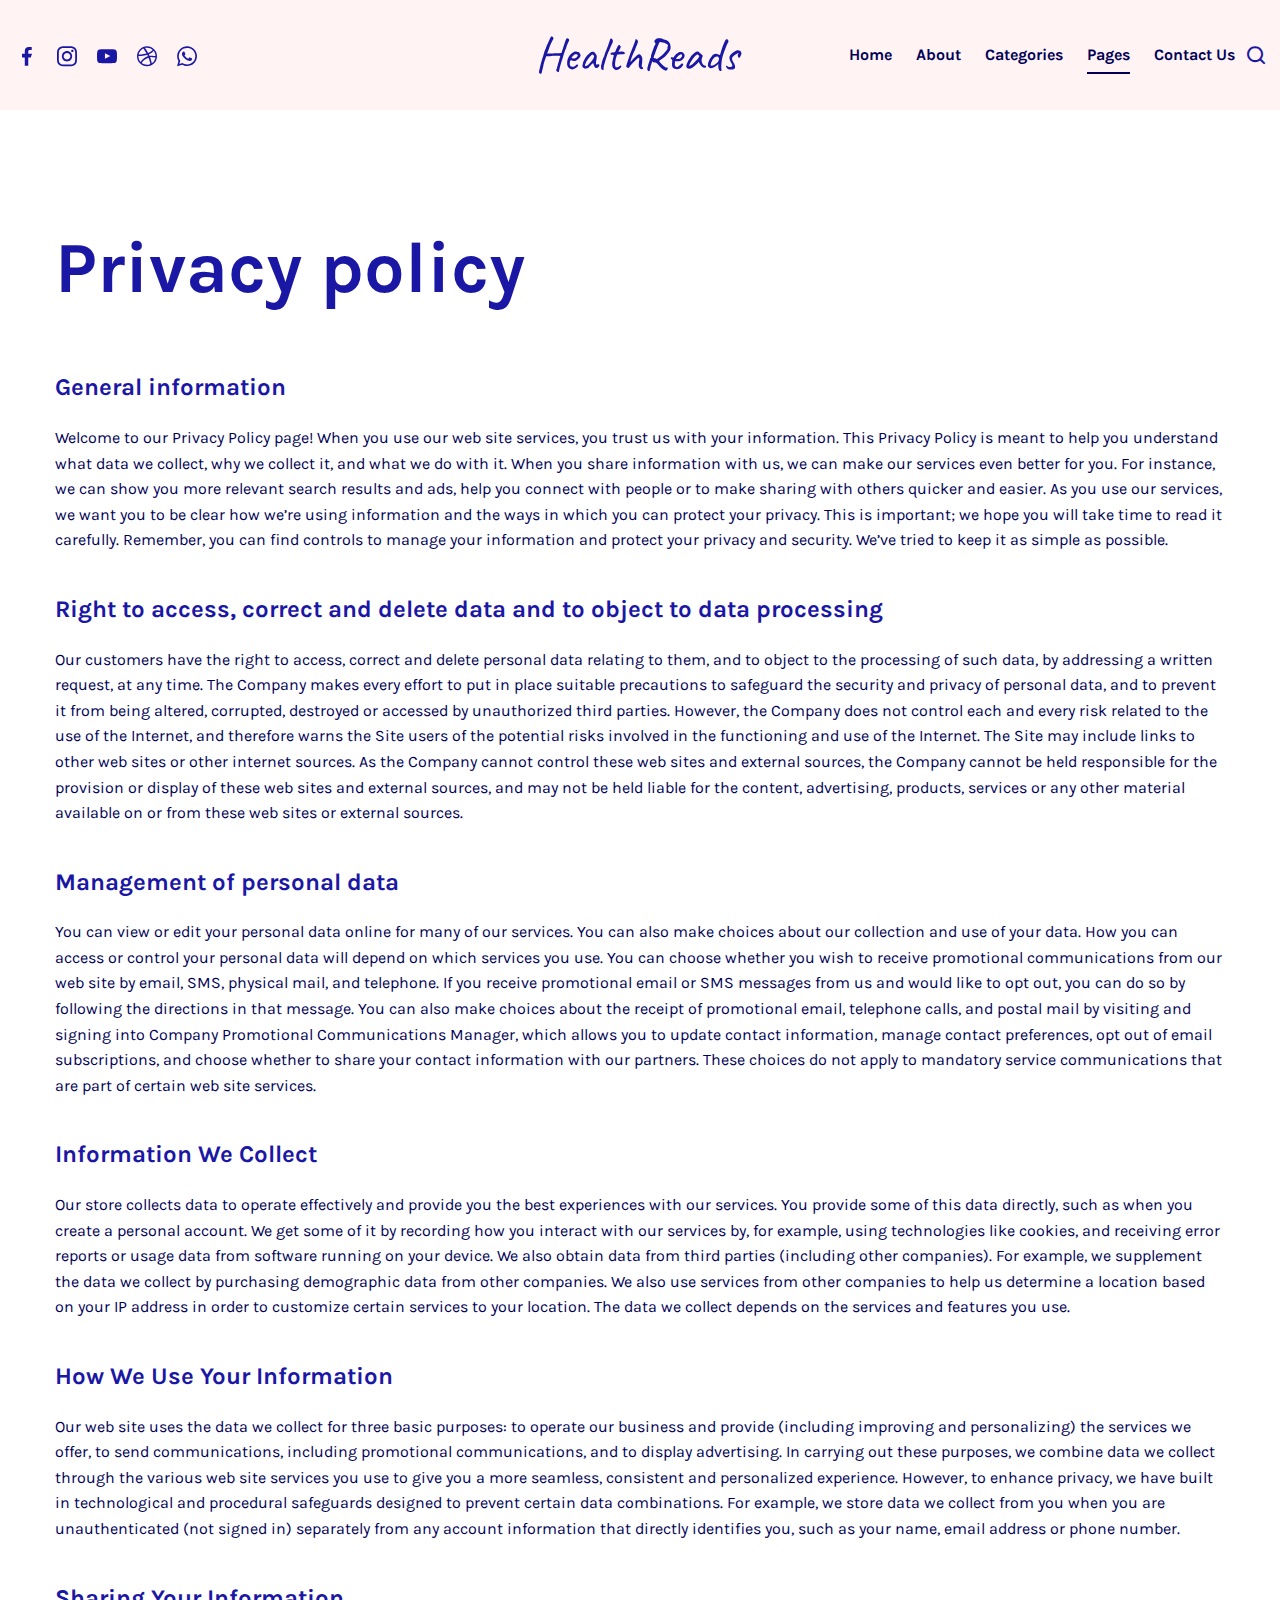
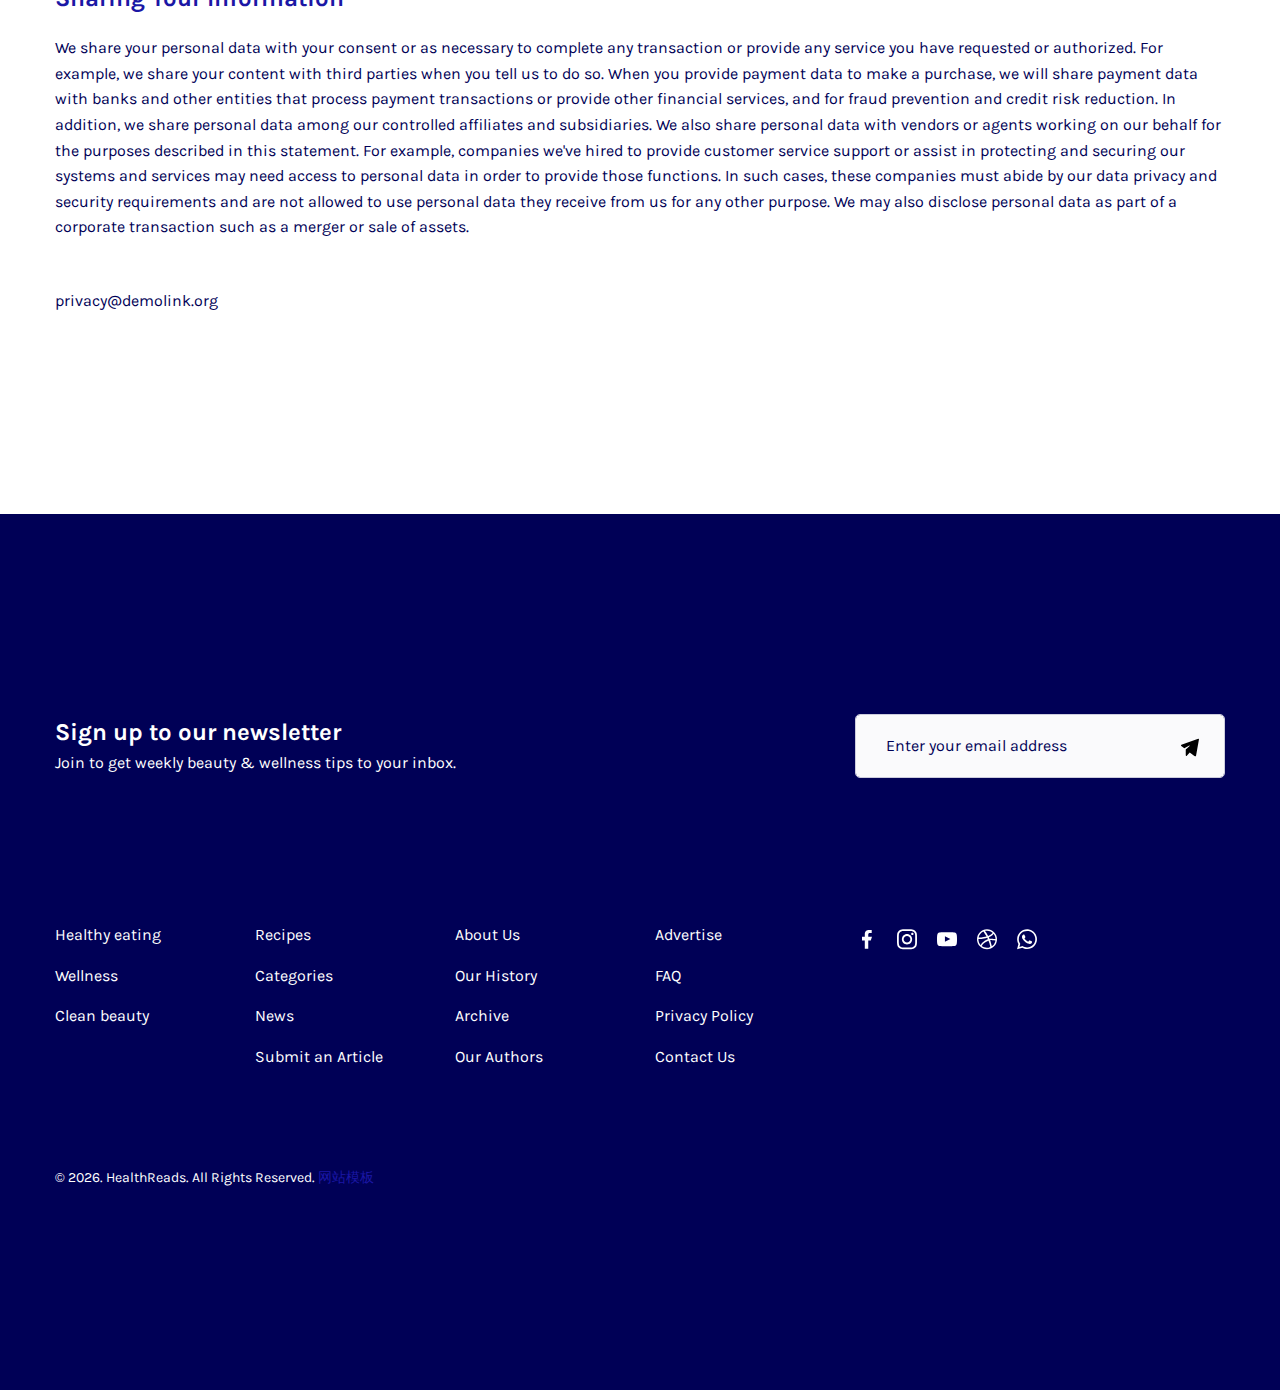
<file: privacy-policy.html>
<!DOCTYPE html>
<html lang="en">
  <head>
    <title>Privacy policy</title>
    <meta charset="utf-8">
    <meta name="viewport" content="width=device-width, height=device-height, initial-scale=1.0">
    <meta http-equiv="X-UA-Compatible" content="IE=edge">
    <link rel="icon" href="images/favicon.ico" type="image/x-icon">
    <link rel="stylesheet" href="components/base/base.css">
    <script src="components/base/core.js"></script>
    <script src="components/base/script.js"></script>
  </head>
  <body>
    <div class="page">
      <!--RD Navbar-->
      <header class="section rd-navbar-wrap" data-preset='{"title":"Navbar Consulting","category":"header","reload":true,"id":"navbar-consulting"}'>
        <nav class="rd-navbar navbar-consulting">
          <div class="navbar-container">
            <div class="navbar-cell">
              <div class="navbar-subpanel">
                <div class="navbar-subpanel-item">
                  <button class="navbar-button navbar-info-button mdi-dots-vertical novi-icon" data-multi-switch='{"targets":".rd-navbar","scope":".rd-navbar","class":"navbar-info-active","isolate":"[data-multi-switch]"}'></button>
                  <div class="navbar-info">
                    <div class="group-16 d-flex"><a class="icon-social" href="#">
                        <svg class="svg-icon" width="10" height="20" viewBox="0 0 10 20" fill="none">
                          <path d="M2.79297 19.625V11.5H0V7.75H2.79297V5.13281C2.79297 4.41667 2.89714 3.79167 3.10547 3.25781C3.32682 2.72396 3.6263 2.28125 4.00391 1.92969C4.39453 1.57812 4.85677 1.31771 5.39062 1.14844C5.92448 0.966146 6.51042 0.875 7.14844 0.875C7.7474 0.875 8.28776 0.894531 8.76953 0.933594C9.2513 0.959635 9.5638 0.985677 9.70703 1.01172V3.98047H7.94922C7.25911 3.98047 6.80339 4.13021 6.58203 4.42969C6.36068 4.72917 6.25 5.11979 6.25 5.60156V7.75H10L8.75 11.5H6.25V19.625H2.79297Z"></path>
                        </svg></a><a class="icon-social" href="#">
                        <svg class="svg-icon" width="20" height="21" viewBox="0 0 20 21">
                          <path d="M10 2.04688C11.3411 2.04688 12.2135 2.05339 12.6172 2.06641C13.0339 2.06641 13.5091 2.07943 14.043 2.10547C14.6159 2.13151 15.1562 2.22266 15.6641 2.37891C16.1849 2.52214 16.6471 2.79557 17.0508 3.19922C17.4544 3.60286 17.7279 4.0651 17.8711 4.58594C18.0273 5.09375 18.1185 5.63411 18.1445 6.20703C18.1706 6.74089 18.1836 7.21615 18.1836 7.63281C18.1966 8.03646 18.2031 8.90885 18.2031 10.25C18.2031 11.5911 18.1966 12.4701 18.1836 12.8867C18.1836 13.2904 18.1706 13.7591 18.1445 14.293C18.1185 14.8659 18.0273 15.4128 17.8711 15.9336C17.7279 16.4414 17.4544 16.8971 17.0508 17.3008C16.6471 17.7044 16.1849 17.9844 15.6641 18.1406C15.1562 18.2839 14.6159 18.3685 14.043 18.3945C13.5091 18.4206 13.0339 18.4401 12.6172 18.4531C12.2135 18.4531 11.3411 18.4531 10 18.4531C8.65885 18.4531 7.77995 18.4531 7.36328 18.4531C6.95964 18.4401 6.49089 18.4206 5.95703 18.3945C5.38411 18.3685 4.83724 18.2839 4.31641 18.1406C3.80859 17.9844 3.35286 17.7044 2.94922 17.3008C2.54557 16.8971 2.26562 16.4414 2.10938 15.9336C1.96615 15.4128 1.88151 14.8659 1.85547 14.293C1.82943 13.7591 1.8099 13.2904 1.79688 12.8867C1.79688 12.4701 1.79688 11.5911 1.79688 10.25C1.79688 8.90885 1.79688 8.03646 1.79688 7.63281C1.8099 7.21615 1.82943 6.74089 1.85547 6.20703C1.88151 5.63411 1.96615 5.09375 2.10938 4.58594C2.26562 4.0651 2.54557 3.60286 2.94922 3.19922C3.35286 2.79557 3.80859 2.52214 4.31641 2.37891C4.83724 2.22266 5.38411 2.13151 5.95703 2.10547C6.49089 2.07943 6.95964 2.06641 7.36328 2.06641C7.77995 2.05339 8.65885 2.04688 10 2.04688ZM10 0.25C8.64583 0.25 7.75391 0.25651 7.32422 0.269531C6.89453 0.269531 6.41276 0.282552 5.87891 0.308594C5.05859 0.347656 4.29688 0.484375 3.59375 0.71875C2.89062 0.953125 2.2526 1.35677 1.67969 1.92969C1.10677 2.5026 0.703125 3.14062 0.46875 3.84375C0.234375 4.54688 0.0976562 5.30859 0.0585938 6.12891C0.0325521 6.66276 0.0130208 7.14453 0 7.57422C0 8.00391 0 8.89583 0 10.25C0 11.6042 0 12.4961 0 12.9258C0.0130208 13.3555 0.0325521 13.8372 0.0585938 14.3711C0.0976562 15.1914 0.234375 15.9531 0.46875 16.6562C0.703125 17.3594 1.10677 17.9974 1.67969 18.5703C2.2526 19.1432 2.89062 19.5469 3.59375 19.7812C4.29688 20.0156 5.05859 20.1523 5.87891 20.1914C6.41276 20.2174 6.89453 20.2305 7.32422 20.2305C7.75391 20.2435 8.64583 20.25 10 20.25C11.3542 20.25 12.2461 20.2435 12.6758 20.2305C13.1055 20.2305 13.5872 20.2174 14.1211 20.1914C14.9414 20.1523 15.7031 20.0156 16.4062 19.7812C17.1094 19.5469 17.7474 19.1432 18.3203 18.5703C18.8932 17.9974 19.2969 17.3594 19.5312 16.6562C19.7656 15.9531 19.9023 15.1914 19.9414 14.3711C19.9674 13.8372 19.9805 13.3555 19.9805 12.9258C19.9935 12.4961 20 11.6042 20 10.25C20 8.89583 19.9935 8.00391 19.9805 7.57422C19.9805 7.14453 19.9674 6.66276 19.9414 6.12891C19.9023 5.30859 19.7656 4.54688 19.5312 3.84375C19.2969 3.14062 18.8932 2.5026 18.3203 1.92969C17.7474 1.35677 17.1094 0.953125 16.4062 0.71875C15.7031 0.484375 14.9414 0.347656 14.1211 0.308594C13.5872 0.282552 13.1055 0.269531 12.6758 0.269531C12.2461 0.25651 11.3542 0.25 10 0.25ZM10 5.11328C9.29688 5.11328 8.63281 5.25 8.00781 5.52344C7.38281 5.78385 6.83594 6.14844 6.36719 6.61719C5.89844 7.08594 5.52734 7.63281 5.25391 8.25781C4.99349 8.88281 4.86328 9.54688 4.86328 10.25C4.86328 10.9531 4.99349 11.6172 5.25391 12.2422C5.52734 12.8672 5.89844 13.4141 6.36719 13.8828C6.83594 14.3516 7.38281 14.7227 8.00781 14.9961C8.63281 15.2565 9.29688 15.3867 10 15.3867C10.7031 15.3867 11.3672 15.2565 11.9922 14.9961C12.6172 14.7227 13.1641 14.3516 13.6328 13.8828C14.1016 13.4141 14.4661 12.8672 14.7266 12.2422C15 11.6172 15.1367 10.9531 15.1367 10.25C15.1367 9.54688 15 8.88281 14.7266 8.25781C14.4661 7.63281 14.1016 7.08594 13.6328 6.61719C13.1641 6.14844 12.6172 5.78385 11.9922 5.52344C11.3672 5.25 10.7031 5.11328 10 5.11328ZM10 13.5898C9.07552 13.5898 8.28776 13.2643 7.63672 12.6133C6.98568 11.9622 6.66016 11.1745 6.66016 10.25C6.66016 9.32552 6.98568 8.53776 7.63672 7.88672C8.28776 7.23568 9.07552 6.91016 10 6.91016C10.9245 6.91016 11.7122 7.23568 12.3633 7.88672C13.0143 8.53776 13.3398 9.32552 13.3398 10.25C13.3398 11.1745 13.0143 11.9622 12.3633 12.6133C11.7122 13.2643 10.9245 13.5898 10 13.5898ZM16.543 4.91797C16.543 5.24349 16.4258 5.52344 16.1914 5.75781C15.957 5.99219 15.6706 6.10938 15.332 6.10938C15.0065 6.10938 14.7266 5.99219 14.4922 5.75781C14.2578 5.52344 14.1406 5.24349 14.1406 4.91797C14.1406 4.57943 14.2578 4.29297 14.4922 4.05859C14.7266 3.82422 15.0065 3.70703 15.332 3.70703C15.6706 3.70703 15.957 3.82422 16.1914 4.05859C16.4258 4.29297 16.543 4.57943 16.543 4.91797Z"></path>
                        </svg></a><a class="icon-social" href="#">
                        <svg class="svg-icon" width="20" height="15" viewBox="0 0 20 15">
                          <path d="M19.8047 3.24609C19.8047 3.24609 19.7461 2.99219 19.6289 2.48438C19.5117 1.97656 19.3034 1.57292 19.0039 1.27344C18.6263 0.869792 18.2422 0.635417 17.8516 0.570312C17.474 0.492188 17.1875 0.440104 16.9922 0.414062C16.3021 0.361979 15.5469 0.322917 14.7266 0.296875C13.9062 0.270833 13.1445 0.251302 12.4414 0.238281C11.7513 0.22526 11.1719 0.21875 10.7031 0.21875C10.2344 0.21875 10 0.21875 10 0.21875C10 0.21875 9.76562 0.21875 9.29688 0.21875C8.82812 0.21875 8.24219 0.22526 7.53906 0.238281C6.84896 0.251302 6.09375 0.270833 5.27344 0.296875C4.45312 0.322917 3.69792 0.361979 3.00781 0.414062C2.8125 0.440104 2.51953 0.492188 2.12891 0.570312C1.7513 0.635417 1.3737 0.869792 0.996094 1.27344C0.696615 1.57292 0.488281 1.97656 0.371094 2.48438C0.253906 2.99219 0.195312 3.24609 0.195312 3.24609C0.195312 3.24609 0.16276 3.58464 0.0976562 4.26172C0.0325521 4.9388 0 5.68099 0 6.48828V8.01172C0 8.81901 0.0325521 9.5612 0.0976562 10.2383C0.16276 10.9023 0.195312 11.2344 0.195312 11.2344C0.195312 11.2344 0.253906 11.4948 0.371094 12.0156C0.488281 12.5234 0.696615 12.9271 0.996094 13.2266C1.3737 13.6302 1.77734 13.8646 2.20703 13.9297C2.64974 13.9948 2.98177 14.0469 3.20312 14.0859C3.60677 14.125 4.1862 14.1576 4.94141 14.1836C5.69661 14.2096 6.44531 14.2292 7.1875 14.2422C7.94271 14.2552 8.60026 14.2682 9.16016 14.2812C9.72005 14.2812 10 14.2812 10 14.2812C10 14.2812 10.2344 14.2812 10.7031 14.2812C11.1719 14.2812 11.7513 14.2747 12.4414 14.2617C13.1445 14.2487 13.9062 14.2292 14.7266 14.2031C15.5469 14.1641 16.3021 14.1185 16.9922 14.0664C17.1875 14.0534 17.474 14.0143 17.8516 13.9492C18.2422 13.8711 18.6263 13.6302 19.0039 13.2266C19.3034 12.9271 19.5117 12.5234 19.6289 12.0156C19.7461 11.4948 19.8047 11.2344 19.8047 11.2344C19.8047 11.2344 19.8372 10.9023 19.9023 10.2383C19.9674 9.5612 20 8.81901 20 8.01172V6.48828C20 5.68099 19.9674 4.9388 19.9023 4.26172C19.8372 3.58464 19.8047 3.24609 19.8047 3.24609ZM7.92969 9.84766V4.22266L13.3398 7.03516L7.92969 9.84766Z"></path>
                        </svg></a><a class="icon-social" href="#">
                        <svg class="svg-icon" width="20" height="21" viewBox="0 0 20 21">
                          <path d="M10 20.25C8.61979 20.25 7.32422 19.9831 6.11328 19.4492C4.90234 18.9284 3.84115 18.2188 2.92969 17.3203C2.03125 16.4089 1.3151 15.3477 0.78125 14.1367C0.260417 12.9258 0 11.6302 0 10.25C0 8.86979 0.260417 7.57422 0.78125 6.36328C1.3151 5.15234 2.03125 4.09766 2.92969 3.19922C3.84115 2.28776 4.90234 1.57161 6.11328 1.05078C7.32422 0.516927 8.61979 0.25 10 0.25C11.3802 0.25 12.6758 0.516927 13.8867 1.05078C15.0977 1.57161 16.1523 2.28776 17.0508 3.19922C17.9622 4.09766 18.6784 5.15234 19.1992 6.36328C19.7331 7.57422 20 8.86979 20 10.25C20 11.6302 19.7331 12.9258 19.1992 14.1367C18.6784 15.3477 17.9622 16.4089 17.0508 17.3203C16.1523 18.2188 15.0977 18.9284 13.8867 19.4492C12.6758 19.9831 11.3802 20.25 10 20.25ZM18.4375 11.6172C18.3594 11.5911 18.1641 11.5391 17.8516 11.4609C17.5391 11.3828 17.1419 11.3112 16.6602 11.2461C16.1914 11.181 15.651 11.1419 15.0391 11.1289C14.4271 11.1029 13.7826 11.1419 13.1055 11.2461C13.3919 12.0143 13.6328 12.7435 13.8281 13.4336C14.0234 14.1107 14.1862 14.7161 14.3164 15.25C14.4596 15.7839 14.5638 16.2331 14.6289 16.5977C14.707 16.9622 14.7526 17.2096 14.7656 17.3398C15.2474 17.0143 15.6901 16.6497 16.0938 16.2461C16.4974 15.8294 16.8555 15.3802 17.168 14.8984C17.4935 14.4036 17.7604 13.8828 17.9688 13.3359C18.1771 12.7891 18.3333 12.2161 18.4375 11.6172ZM13.3398 18.1211C13.3008 17.9388 13.2422 17.6458 13.1641 17.2422C13.0859 16.8255 12.9753 16.3372 12.832 15.7773C12.6888 15.2044 12.5065 14.5664 12.2852 13.8633C12.0768 13.1602 11.8229 12.4245 11.5234 11.6562C11.5104 11.6562 11.4974 11.6562 11.4844 11.6562C11.4714 11.6562 11.4648 11.6628 11.4648 11.6758C10.2539 12.0924 9.23177 12.5938 8.39844 13.1797C7.5651 13.7526 6.88151 14.3125 6.34766 14.8594C5.82682 15.3932 5.44271 15.8685 5.19531 16.2852C4.94792 16.6888 4.80469 16.9297 4.76562 17.0078C5.48177 17.5677 6.28255 18.0104 7.16797 18.3359C8.06641 18.6484 9.01042 18.8047 10 18.8047C10.5859 18.8047 11.1589 18.7461 11.7188 18.6289C12.2786 18.5117 12.819 18.3424 13.3398 18.1211ZM3.65234 15.9727C3.70443 15.8945 3.88672 15.6211 4.19922 15.1523C4.51172 14.6836 4.96094 14.1562 5.54688 13.5703C6.13281 12.9714 6.84245 12.3724 7.67578 11.7734C8.52214 11.1745 9.4987 10.6927 10.6055 10.3281C10.6576 10.3151 10.7096 10.3021 10.7617 10.2891C10.8138 10.276 10.8724 10.2565 10.9375 10.2305C10.8333 9.99609 10.7227 9.75521 10.6055 9.50781C10.4883 9.26042 10.3646 9.01953 10.2344 8.78516C9.16667 9.11068 8.125 9.35807 7.10938 9.52734C6.10677 9.68359 5.20182 9.80078 4.39453 9.87891C3.58724 9.94401 2.91667 9.98307 2.38281 9.99609C1.86198 9.99609 1.55599 9.99609 1.46484 9.99609C1.46484 10.0482 1.46484 10.0938 1.46484 10.1328C1.46484 10.1719 1.46484 10.2174 1.46484 10.2695C1.46484 10.8164 1.51042 11.3503 1.60156 11.8711C1.70573 12.3919 1.84896 12.8932 2.03125 13.375C2.22656 13.8568 2.46094 14.319 2.73438 14.7617C3.00781 15.1914 3.3138 15.5951 3.65234 15.9727ZM1.64062 8.51172C1.73177 8.51172 2.00521 8.51172 2.46094 8.51172C2.92969 8.4987 3.51562 8.45964 4.21875 8.39453C4.9349 8.32943 5.7487 8.22526 6.66016 8.08203C7.58464 7.9388 8.54167 7.73698 9.53125 7.47656C9.17969 6.85156 8.82812 6.25911 8.47656 5.69922C8.125 5.1263 7.79948 4.61849 7.5 4.17578C7.21354 3.73307 6.96615 3.36849 6.75781 3.08203C6.54948 2.79557 6.41927 2.61328 6.36719 2.53516C5.76823 2.82161 5.20833 3.16667 4.6875 3.57031C4.17969 3.97396 3.71745 4.4362 3.30078 4.95703C2.89714 5.46484 2.55208 6.01823 2.26562 6.61719C1.99219 7.21615 1.78385 7.84766 1.64062 8.51172ZM8.00781 1.94922C8.0599 2.04036 8.1901 2.22917 8.39844 2.51562C8.60677 2.80208 8.86068 3.16667 9.16016 3.60938C9.45964 4.05208 9.78516 4.5599 10.1367 5.13281C10.4883 5.70573 10.8398 6.31771 11.1914 6.96875C12.7018 6.39583 13.8021 5.76432 14.4922 5.07422C15.1953 4.38411 15.5859 3.98698 15.6641 3.88281C14.9089 3.20573 14.043 2.67839 13.0664 2.30078C12.1029 1.91016 11.0807 1.71484 10 1.71484C9.66146 1.71484 9.32292 1.74089 8.98438 1.79297C8.64583 1.83203 8.32031 1.88411 8.00781 1.94922ZM16.6211 4.85938C16.569 4.92448 16.4388 5.07422 16.2305 5.30859C16.0221 5.54297 15.7227 5.82292 15.332 6.14844C14.9544 6.47396 14.4727 6.82552 13.8867 7.20312C13.3138 7.56771 12.6302 7.91276 11.8359 8.23828C11.9401 8.43359 12.0378 8.63542 12.1289 8.84375C12.2331 9.05208 12.3242 9.26042 12.4023 9.46875C12.4414 9.54688 12.474 9.625 12.5 9.70312C12.526 9.76823 12.5586 9.83333 12.5977 9.89844C13.3008 9.82031 13.9909 9.78776 14.668 9.80078C15.3581 9.80078 15.9766 9.83333 16.5234 9.89844C17.0703 9.95052 17.526 10.0091 17.8906 10.0742C18.2552 10.1263 18.4701 10.1654 18.5352 10.1914C18.5352 9.17578 18.3594 8.21875 18.0078 7.32031C17.6693 6.40885 17.207 5.58854 16.6211 4.85938Z"></path>
                        </svg></a><a class="icon-social" href="#">
                        <svg class="svg-icon" width="20" height="21" viewBox="0 0 20 21">
                          <path d="M0.0390625 20.25L1.44531 15.1133C1.01562 14.3581 0.690104 13.5638 0.46875 12.7305C0.247396 11.8841 0.136719 11.0247 0.136719 10.1523C0.136719 8.78516 0.397135 7.5026 0.917969 6.30469C1.4388 5.10677 2.14193 4.05859 3.02734 3.16016C3.92578 2.26172 4.97396 1.55208 6.17188 1.03125C7.38281 0.510417 8.67188 0.25 10.0391 0.25C10.7031 0.25 11.3542 0.315104 11.9922 0.445312C12.6302 0.575521 13.2422 0.764323 13.8281 1.01172C14.4271 1.24609 14.9935 1.54557 15.5273 1.91016C16.0742 2.27474 16.582 2.69141 17.0508 3.16016C17.5195 3.62891 17.9362 4.13672 18.3008 4.68359C18.6654 5.21745 18.9648 5.78385 19.1992 6.38281C19.4466 6.96875 19.6354 7.58073 19.7656 8.21875C19.8958 8.85677 19.9609 9.50781 19.9609 10.1719C19.9609 11.5391 19.7005 12.8216 19.1797 14.0195C18.6589 15.2174 17.9492 16.2656 17.0508 17.1641C16.1523 18.0625 15.0977 18.7721 13.8867 19.293C12.6888 19.8138 11.4062 20.0742 10.0391 20.0742C9.20573 20.0742 8.38542 19.9701 7.57812 19.7617C6.78385 19.5664 6.02214 19.2669 5.29297 18.8633L0.0390625 20.25ZM5.54688 17.0859L5.83984 17.2617C6.47786 17.6393 7.14844 17.9258 7.85156 18.1211C8.56771 18.3034 9.29688 18.401 10.0391 18.4141C11.1719 18.4141 12.2396 18.1992 13.2422 17.7695C14.2448 17.3268 15.1172 16.7344 15.8594 15.9922C16.6146 15.25 17.207 14.3776 17.6367 13.375C18.0664 12.3724 18.2812 11.3047 18.2812 10.1719C18.2812 9.61198 18.2292 9.07161 18.125 8.55078C18.0208 8.01693 17.8646 7.5026 17.6562 7.00781C17.4479 6.51302 17.194 6.04427 16.8945 5.60156C16.5951 5.14583 16.2565 4.72266 15.8789 4.33203C15.4883 3.94141 15.0651 3.59635 14.6094 3.29688C14.1667 2.9974 13.6979 2.75 13.2031 2.55469C12.7083 2.34635 12.194 2.1901 11.6602 2.08594C11.1393 1.98177 10.599 1.92969 10.0391 1.92969C8.90625 1.92969 7.83854 2.14453 6.83594 2.57422C5.83333 3.00391 4.96094 3.59635 4.21875 4.35156C3.47656 5.09375 2.88411 5.96615 2.44141 6.96875C2.01172 7.95833 1.79688 9.01953 1.79688 10.1523C1.79688 10.9336 1.90104 11.7018 2.10938 12.457C2.33073 13.1992 2.64974 13.8958 3.06641 14.5469L3.26172 14.8594L2.42188 17.8867L5.54688 17.0859ZM7.55859 6.01172C7.46745 5.77734 7.36979 5.65365 7.26562 5.64062C7.17448 5.61458 7.08984 5.60156 7.01172 5.60156C6.93359 5.58854 6.85547 5.58203 6.77734 5.58203C6.69922 5.58203 6.61458 5.58203 6.52344 5.58203C6.44531 5.58203 6.34115 5.60156 6.21094 5.64062C6.09375 5.67969 5.98307 5.76432 5.87891 5.89453C5.76172 6.01172 5.58594 6.23307 5.35156 6.55859C5.11719 6.88411 5 7.35286 5 7.96484C5 8.57682 5.14974 9.13672 5.44922 9.64453C5.76172 10.1523 5.95052 10.4453 6.01562 10.5234C6.04167 10.5625 6.15885 10.7318 6.36719 11.0312C6.58854 11.3177 6.88151 11.6562 7.24609 12.0469C7.61068 12.4375 8.04688 12.8411 8.55469 13.2578C9.0625 13.6615 9.62891 13.9935 10.2539 14.2539C10.5404 14.3841 10.8008 14.4948 11.0352 14.5859C11.2695 14.6641 11.4779 14.7292 11.6602 14.7812C11.9596 14.8724 12.2396 14.918 12.5 14.918C12.7604 14.918 13.0013 14.9049 13.2227 14.8789C13.457 14.8398 13.7695 14.7096 14.1602 14.4883C14.5508 14.2539 14.7917 13.9935 14.8828 13.707C14.987 13.4206 15.0456 13.1667 15.0586 12.9453C15.0716 12.7109 15.0651 12.5677 15.0391 12.5156C15 12.4635 14.9414 12.418 14.8633 12.3789C14.7852 12.3398 14.6875 12.2943 14.5703 12.2422C14.4401 12.1771 14.1536 12.0404 13.7109 11.832C13.2682 11.6107 12.9883 11.474 12.8711 11.4219C12.7539 11.3828 12.6497 11.3633 12.5586 11.3633C12.4805 11.3633 12.3958 11.4284 12.3047 11.5586C12.2266 11.6758 12.0964 11.8451 11.9141 12.0664C11.7318 12.2878 11.6016 12.4375 11.5234 12.5156C11.4583 12.6068 11.3802 12.6589 11.2891 12.6719C11.2109 12.6719 11.1133 12.6458 10.9961 12.5938C10.8659 12.5286 10.6185 12.4115 10.2539 12.2422C9.88932 12.0729 9.47266 11.7799 9.00391 11.3633C8.6263 11.0247 8.32031 10.6862 8.08594 10.3477C7.85156 9.99609 7.69531 9.76172 7.61719 9.64453C7.55208 9.51432 7.53906 9.41667 7.57812 9.35156C7.61719 9.27344 7.66927 9.20182 7.73438 9.13672C7.78646 9.08464 7.84505 9.01953 7.91016 8.94141C7.97526 8.85026 8.04036 8.77214 8.10547 8.70703C8.17057 8.62891 8.21615 8.5638 8.24219 8.51172C8.26823 8.44661 8.30078 8.375 8.33984 8.29688C8.39193 8.20573 8.41146 8.1276 8.39844 8.0625C8.38542 7.98438 8.35938 7.91276 8.32031 7.84766C8.29427 7.79557 8.18359 7.54167 7.98828 7.08594C7.80599 6.61719 7.66276 6.25911 7.55859 6.01172Z"></path>
                        </svg></a></div>
                  </div>
                </div>
              </div>
            </div>
            <div class="navbar-cell">
              <div class="navbar-panel">
                <button class="navbar-switch int-hamburger novi-icon" data-multi-switch='{"targets":".rd-navbar","scope":".rd-navbar","isolate":"[data-multi-switch]"}'></button>
                <div class="navbar-logo">
                  <!-- Logo-->
                  <div class="logo"><a class="logo-link" href="index.html"><img class="logo-image-default" src="images/logo-default-204x38.svg" alt="HealthReads" width="204" height="38"/><img class="logo-image-inverse" src="images/logo-inverse-204x38.svg" alt="HealthReads" width="204" height="38"/></a></div>
                </div>
              </div>
            </div>
            <div class="navbar-cell">
              <ul class="navbar-navigation rd-navbar-nav">
                <li class="navbar-navigation-root-item"><a class="navbar-navigation-root-link" href="index.html">Home</a>
                </li>
                <li class="navbar-navigation-root-item"><a class="navbar-navigation-root-link" href="about.html">About</a>
                </li>
                <li class="navbar-navigation-root-item"><a class="navbar-navigation-root-link" href="#">Categories</a>
                  <ul class="navbar-navigation-dropdown rd-navbar-dropdown">
                    <li class="navbar-navigation-back">
                      <button class="navbar-navigation-back-btn">Back</button>
                    </li>
                    <li class="navbar-navigation-dropdown-item"><a class="navbar-navigation-dropdown-link" href="blog.html">Clean beauty</a>
                    </li>
                    <li class="navbar-navigation-dropdown-item"><a class="navbar-navigation-dropdown-link" href="blog.html">Healthy eating</a>
                    </li>
                    <li class="navbar-navigation-dropdown-item"><a class="navbar-navigation-dropdown-link" href="blog.html">Wellness</a>
                    </li>
                    <li class="navbar-navigation-dropdown-item"><a class="navbar-navigation-dropdown-link" href="single-post.html">Single post</a>
                    </li>
                  </ul>
                </li>
                <li class="navbar-navigation-root-item active"><a class="navbar-navigation-root-link" href="#">Pages</a>
                  <ul class="navbar-navigation-dropdown rd-navbar-dropdown">
                    <li class="navbar-navigation-back">
                      <button class="navbar-navigation-back-btn">Back</button>
                    </li>
                    <li class="navbar-navigation-dropdown-item"><a class="navbar-navigation-dropdown-link" href="typography.html">Typography</a>
                    </li>
                    <li class="navbar-navigation-dropdown-item"><a class="navbar-navigation-dropdown-link" href="buttons.html">Buttons</a>
                    </li>
                    <li class="navbar-navigation-dropdown-item"><a class="navbar-navigation-dropdown-link" href="grid-system.html">Grid system</a>
                    </li>
                    <li class="navbar-navigation-dropdown-item"><a class="navbar-navigation-dropdown-link" href="search-results.html">Search results</a>
                    </li>
                    <li class="navbar-navigation-dropdown-item active"><a class="navbar-navigation-dropdown-link" href="privacy-policy.html">Privacy policy</a>
                    </li>
                  </ul>
                </li>
                <li class="navbar-navigation-root-item"><a class="navbar-navigation-root-link" href="contact-us.html">Contact Us</a>
                </li>
              </ul>
              <div class="navbar-search-box">
                <div class="navbar-search">
                  <div class="navbar-search-container">
                    <form class="navbar-search-form" action="search-results.html" method="GET" data-rd-search='{"output":".navbar-search-results","mode":"live","liveResults":3,"template":"<h5 class=\"search-title\"><a target=\"_top\" href=\"#{href}\" class=\"search-link\">#{title}</a></h5><p>...#{token}...</p>"}'>
                      <button class="navbar-search-btn int-search novi-icon"></button>
                      <input class="navbar-search-input" type="text" placeholder="Looking for something?" autocomplete="off" name="s"/>
                      <button class="navbar-search-close search-switch int-close novi-icon" type="button" data-multi-switch='{"targets":".rd-navbar","scope":".rd-navbar","class":"navbar-search-active","isolate":"[data-multi-switch]:not(.search-switch)"}'></button>
                    </form>
                  </div>
                </div>
                <div class="navbar-search-results">No results</div>
                <button class="navbar-button search-switch int-search novi-icon" data-multi-switch='{"targets":".rd-navbar","scope":".rd-navbar","class":"navbar-search-active","isolate":"[data-multi-switch]:not(.search-switch)"}'></button>
              </div>
            </div>
          </div>
        </nav>
      </header>

      <!-- Privacy policy-->
      <section class="section section-lg bg-transparent section-lg-top-115">
        <div class="container">
          <h1>Privacy policy</h1>
          <!--Terms list-->
          <dl>
            <dt class="h5">General information</dt>
            <dd>Welcome to our Privacy Policy page! When you use our web site services, you trust us with your information. This Privacy Policy is meant to help you understand what data we collect, why we collect it, and what we do with it. When you share information with us, we can make our services even better for you. For instance, we can show you more relevant search results and ads, help you connect with people or to make sharing with others quicker and easier. As you use our services, we want you to be clear how we’re using information and the ways in which you can protect your privacy. This is important; we hope you will take time to read it carefully. Remember, you can find controls to manage your information and protect your privacy and security. We’ve tried to keep it as simple as possible.</dd>
            <dt class="h5">Right to access, correct and delete data and to object to data processing</dt>
            <dd>Our customers have the right to access, correct and delete personal data relating to them, and to object to the processing of such data, by addressing a written request, at any time. The Company makes every effort to put in place suitable precautions to safeguard the security and privacy of personal data, and to prevent it from being altered, corrupted, destroyed or accessed by unauthorized third parties. However, the Company does not control each and every risk related to the use of the Internet, and therefore warns the Site users of the potential risks involved in the functioning and use of the Internet. The Site may include links to other web sites or other internet sources. As the Company cannot control these web sites and external sources, the Company cannot be held responsible for the provision or display of these web sites and external sources, and may not be held liable for the content, advertising, products, services or any other material available on or from these web sites or external sources.</dd>
            <dt class="h5">Management of personal data</dt>
            <dd>You can view or edit your personal data online for many of our services. You can also make choices about our collection and use of your data. How you can access or control your personal data will depend on which services you use. You can choose whether you wish to receive promotional communications from our web site by email, SMS, physical mail, and telephone. If you receive promotional email or SMS messages from us and would like to opt out, you can do so by following the directions in that message. You can also make choices about the receipt of promotional email, telephone calls, and postal mail by visiting and signing into Company Promotional Communications Manager, which allows you to update contact information, manage contact preferences, opt out of email subscriptions, and choose whether to share your contact information with our partners. These choices do not apply to mandatory service communications that are part of certain web site services.</dd>
            <dt class="h5">Information We Collect</dt>
            <dd>Our store collects data to operate effectively and provide you the best experiences with our services. You provide some of this data directly, such as when you create a personal account. We get some of it by recording how you interact with our services by, for example, using technologies like cookies, and receiving error reports or usage data from software running on your device. We also obtain data from third parties (including other companies). For example, we supplement the data we collect by purchasing demographic data from other companies. We also use services from other companies to help us determine a location based on your IP address in order to customize certain services to your location. The data we collect depends on the services and features you use.</dd>
            <dt class="h5">How We Use Your Information</dt>
            <dd>Our web site uses the data we collect for three basic purposes: to operate our business and provide (including improving and personalizing) the services we offer, to send communications, including promotional communications, and to display advertising. In carrying out these purposes, we combine data we collect through the various web site services you use to give you a more seamless, consistent and personalized experience. However, to enhance privacy, we have built in technological and procedural safeguards designed to prevent certain data combinations. For example, we store data we collect from you when you are unauthenticated (not signed in) separately from any account information that directly identifies you, such as your name, email address or phone number.</dd>
            <dt class="h5">Sharing Your Information</dt>
            <dd>We share your personal data with your consent or as necessary to complete any transaction or provide any service you have requested or authorized. For example, we share your content with third parties when you tell us to do so. When you provide payment data to make a purchase, we will share payment data with banks and other entities that process payment transactions or provide other financial services, and for fraud prevention and credit risk reduction. In addition, we share personal data among our controlled affiliates and subsidiaries. We also share personal data with vendors or agents working on our behalf for the purposes described in this statement. For example, companies we've hired to provide customer service support or assist in protecting and securing our systems and services may need access to personal data in order to provide those functions. In such cases, these companies must abide by our data privacy and security requirements and are not allowed to use personal data they receive from us for any other purpose. We may also disclose personal data as part of a corporate transaction such as a merger or sale of assets.</dd>
          </dl>
          <p class="mt-5"><a href="mailto:#">privacy@demolink.org</a></p>
        </div>
      </section>
      <!-- Footer consulting-->
      <footer class="section footer bg-secondary context-dark">
        <div class="container">
          <div class="row row-30 justify-content-xl-between align-items-center">
            <div class="col-lg-8 col-md-7 col-sm-6">
              <h5>Sign up to our newsletter</h5>
              <p class="mt-0">Join to get weekly beauty & wellness tips to your inbox.</p>
            </div>
            <div class="col-lg-4 col-md-5 col-sm-6">
              <form class="rd-mailform input-group" data-form-output="footer-consulting-form-output" data-form-type="subscribe" method="post" action="components/rd-mailform/rd-mailform.php">
                <div class="form-group-icon novi-disabled">
                  <input class="form-control" type="email" name="email" placeholder="Enter your email address" data-constraints="@Email @Required">
                  <button class="form-group-icon-btn">
                    <svg class="svg-icon" width="18" height="18">
                      <path d="M4.74438 10.8398V16.6959C4.74438 16.9803 4.86928 17.1743 5.11908 17.2777C5.38137 17.3811 5.6062 17.3294 5.79355 17.1225L8.73495 13.8066L14.037 17.8788C14.2243 18.0081 14.4179 18.0339 14.6178 17.9564C14.8301 17.8659 14.955 17.7107 14.9925 17.491L17.9901 0.73687C18.0275 0.491247 17.9589 0.297334 17.784 0.155131C17.6091 0 17.4155 -0.0387827 17.2032 0.0387827L0.41658 6.24401C0.179269 6.32157 0.0418784 6.48317 0.00440825 6.72879C-0.0205718 6.97441 0.0606135 7.17479 0.247964 7.32992L3.33925 9.67627L8.30405 6.96149C8.46642 6.87099 8.59756 6.90331 8.69748 7.05844C8.7974 7.21357 8.77867 7.34931 8.64128 7.46566L4.74438 10.8398Z"></path>
                    </svg>
                  </button>
                </div>
              </form>
              <div class="form-output snackbar snackbar-secondary" id="footer-consulting-form-output"></div>
            </div>
          </div>
          <div class="row row-50 justify-content-xl-between novi-disabled">
            <div class="col-lg-8">
              <div class="row row-20">
                <div class="col-md-3 col-6">
                  <ul class="list list-xl">
                    <li class="list-item"><a class="list-link" href="blog.html">Healthy eating</a></li>
                    <li class="list-item"><a class="list-link" href="blog.html">Wellness</a></li>
                    <li class="list-item"><a class="list-link" href="blog.html">Clean beauty</a></li>
                  </ul>
                </div>
                <div class="col-md-3 col-6">
                  <ul class="list list-xl">
                    <li class="list-item"><a class="list-link" href="#">Recipes</a></li>
                    <li class="list-item"><a class="list-link" href="#">Categories</a></li>
                    <li class="list-item"><a class="list-link" href="blog.html">News</a></li>
                    <li class="list-item"><a class="list-link" href="#">Submit an Article</a></li>
                  </ul>
                </div>
                <div class="col-md-3 col-6">
                  <ul class="list list-xl">
                    <li class="list-item"><a class="list-link" href="about.html">About Us</a></li>
                    <li class="list-item"><a class="list-link" href="#">Our History</a></li>
                    <li class="list-item"><a class="list-link" href="#">Archive</a></li>
                    <li class="list-item"><a class="list-link" href="#">Our Authors</a></li>
                  </ul>
                </div>
                <div class="col-md-3 col-6">
                  <ul class="list list-xl">
                    <li class="list-item"><a class="list-link" href="#">Advertise</a></li>
                    <li class="list-item"><a class="list-link" href="#">FAQ</a></li>
                    <li class="list-item"><a class="list-link" href="privacy-policy.html">Privacy Policy</a></li>
                    <li class="list-item"><a class="list-link" href="contact-us.html">Contact Us</a></li>
                  </ul>
                </div>
              </div>
            </div>
            <div class="col-lg-4">
              <div class="group-16 d-flex"><a class="icon icon-social" href="#">
                  <svg class="svg-icon" width="10" height="20" viewBox="0 0 10 20" fill="none">
                    <path d="M2.79297 19.625V11.5H0V7.75H2.79297V5.13281C2.79297 4.41667 2.89714 3.79167 3.10547 3.25781C3.32682 2.72396 3.6263 2.28125 4.00391 1.92969C4.39453 1.57812 4.85677 1.31771 5.39062 1.14844C5.92448 0.966146 6.51042 0.875 7.14844 0.875C7.7474 0.875 8.28776 0.894531 8.76953 0.933594C9.2513 0.959635 9.5638 0.985677 9.70703 1.01172V3.98047H7.94922C7.25911 3.98047 6.80339 4.13021 6.58203 4.42969C6.36068 4.72917 6.25 5.11979 6.25 5.60156V7.75H10L8.75 11.5H6.25V19.625H2.79297Z"></path>
                  </svg></a><a class="icon icon-social" href="#">
                  <svg class="svg-icon" width="20" height="21" viewBox="0 0 20 21">
                    <path d="M10 2.04688C11.3411 2.04688 12.2135 2.05339 12.6172 2.06641C13.0339 2.06641 13.5091 2.07943 14.043 2.10547C14.6159 2.13151 15.1562 2.22266 15.6641 2.37891C16.1849 2.52214 16.6471 2.79557 17.0508 3.19922C17.4544 3.60286 17.7279 4.0651 17.8711 4.58594C18.0273 5.09375 18.1185 5.63411 18.1445 6.20703C18.1706 6.74089 18.1836 7.21615 18.1836 7.63281C18.1966 8.03646 18.2031 8.90885 18.2031 10.25C18.2031 11.5911 18.1966 12.4701 18.1836 12.8867C18.1836 13.2904 18.1706 13.7591 18.1445 14.293C18.1185 14.8659 18.0273 15.4128 17.8711 15.9336C17.7279 16.4414 17.4544 16.8971 17.0508 17.3008C16.6471 17.7044 16.1849 17.9844 15.6641 18.1406C15.1562 18.2839 14.6159 18.3685 14.043 18.3945C13.5091 18.4206 13.0339 18.4401 12.6172 18.4531C12.2135 18.4531 11.3411 18.4531 10 18.4531C8.65885 18.4531 7.77995 18.4531 7.36328 18.4531C6.95964 18.4401 6.49089 18.4206 5.95703 18.3945C5.38411 18.3685 4.83724 18.2839 4.31641 18.1406C3.80859 17.9844 3.35286 17.7044 2.94922 17.3008C2.54557 16.8971 2.26562 16.4414 2.10938 15.9336C1.96615 15.4128 1.88151 14.8659 1.85547 14.293C1.82943 13.7591 1.8099 13.2904 1.79688 12.8867C1.79688 12.4701 1.79688 11.5911 1.79688 10.25C1.79688 8.90885 1.79688 8.03646 1.79688 7.63281C1.8099 7.21615 1.82943 6.74089 1.85547 6.20703C1.88151 5.63411 1.96615 5.09375 2.10938 4.58594C2.26562 4.0651 2.54557 3.60286 2.94922 3.19922C3.35286 2.79557 3.80859 2.52214 4.31641 2.37891C4.83724 2.22266 5.38411 2.13151 5.95703 2.10547C6.49089 2.07943 6.95964 2.06641 7.36328 2.06641C7.77995 2.05339 8.65885 2.04688 10 2.04688ZM10 0.25C8.64583 0.25 7.75391 0.25651 7.32422 0.269531C6.89453 0.269531 6.41276 0.282552 5.87891 0.308594C5.05859 0.347656 4.29688 0.484375 3.59375 0.71875C2.89062 0.953125 2.2526 1.35677 1.67969 1.92969C1.10677 2.5026 0.703125 3.14062 0.46875 3.84375C0.234375 4.54688 0.0976562 5.30859 0.0585938 6.12891C0.0325521 6.66276 0.0130208 7.14453 0 7.57422C0 8.00391 0 8.89583 0 10.25C0 11.6042 0 12.4961 0 12.9258C0.0130208 13.3555 0.0325521 13.8372 0.0585938 14.3711C0.0976562 15.1914 0.234375 15.9531 0.46875 16.6562C0.703125 17.3594 1.10677 17.9974 1.67969 18.5703C2.2526 19.1432 2.89062 19.5469 3.59375 19.7812C4.29688 20.0156 5.05859 20.1523 5.87891 20.1914C6.41276 20.2174 6.89453 20.2305 7.32422 20.2305C7.75391 20.2435 8.64583 20.25 10 20.25C11.3542 20.25 12.2461 20.2435 12.6758 20.2305C13.1055 20.2305 13.5872 20.2174 14.1211 20.1914C14.9414 20.1523 15.7031 20.0156 16.4062 19.7812C17.1094 19.5469 17.7474 19.1432 18.3203 18.5703C18.8932 17.9974 19.2969 17.3594 19.5312 16.6562C19.7656 15.9531 19.9023 15.1914 19.9414 14.3711C19.9674 13.8372 19.9805 13.3555 19.9805 12.9258C19.9935 12.4961 20 11.6042 20 10.25C20 8.89583 19.9935 8.00391 19.9805 7.57422C19.9805 7.14453 19.9674 6.66276 19.9414 6.12891C19.9023 5.30859 19.7656 4.54688 19.5312 3.84375C19.2969 3.14062 18.8932 2.5026 18.3203 1.92969C17.7474 1.35677 17.1094 0.953125 16.4062 0.71875C15.7031 0.484375 14.9414 0.347656 14.1211 0.308594C13.5872 0.282552 13.1055 0.269531 12.6758 0.269531C12.2461 0.25651 11.3542 0.25 10 0.25ZM10 5.11328C9.29688 5.11328 8.63281 5.25 8.00781 5.52344C7.38281 5.78385 6.83594 6.14844 6.36719 6.61719C5.89844 7.08594 5.52734 7.63281 5.25391 8.25781C4.99349 8.88281 4.86328 9.54688 4.86328 10.25C4.86328 10.9531 4.99349 11.6172 5.25391 12.2422C5.52734 12.8672 5.89844 13.4141 6.36719 13.8828C6.83594 14.3516 7.38281 14.7227 8.00781 14.9961C8.63281 15.2565 9.29688 15.3867 10 15.3867C10.7031 15.3867 11.3672 15.2565 11.9922 14.9961C12.6172 14.7227 13.1641 14.3516 13.6328 13.8828C14.1016 13.4141 14.4661 12.8672 14.7266 12.2422C15 11.6172 15.1367 10.9531 15.1367 10.25C15.1367 9.54688 15 8.88281 14.7266 8.25781C14.4661 7.63281 14.1016 7.08594 13.6328 6.61719C13.1641 6.14844 12.6172 5.78385 11.9922 5.52344C11.3672 5.25 10.7031 5.11328 10 5.11328ZM10 13.5898C9.07552 13.5898 8.28776 13.2643 7.63672 12.6133C6.98568 11.9622 6.66016 11.1745 6.66016 10.25C6.66016 9.32552 6.98568 8.53776 7.63672 7.88672C8.28776 7.23568 9.07552 6.91016 10 6.91016C10.9245 6.91016 11.7122 7.23568 12.3633 7.88672C13.0143 8.53776 13.3398 9.32552 13.3398 10.25C13.3398 11.1745 13.0143 11.9622 12.3633 12.6133C11.7122 13.2643 10.9245 13.5898 10 13.5898ZM16.543 4.91797C16.543 5.24349 16.4258 5.52344 16.1914 5.75781C15.957 5.99219 15.6706 6.10938 15.332 6.10938C15.0065 6.10938 14.7266 5.99219 14.4922 5.75781C14.2578 5.52344 14.1406 5.24349 14.1406 4.91797C14.1406 4.57943 14.2578 4.29297 14.4922 4.05859C14.7266 3.82422 15.0065 3.70703 15.332 3.70703C15.6706 3.70703 15.957 3.82422 16.1914 4.05859C16.4258 4.29297 16.543 4.57943 16.543 4.91797Z"></path>
                  </svg></a><a class="icon-social" href="#">
                  <svg class="svg-icon" width="20" height="15" viewBox="0 0 20 15">
                    <path d="M19.8047 3.24609C19.8047 3.24609 19.7461 2.99219 19.6289 2.48438C19.5117 1.97656 19.3034 1.57292 19.0039 1.27344C18.6263 0.869792 18.2422 0.635417 17.8516 0.570312C17.474 0.492188 17.1875 0.440104 16.9922 0.414062C16.3021 0.361979 15.5469 0.322917 14.7266 0.296875C13.9062 0.270833 13.1445 0.251302 12.4414 0.238281C11.7513 0.22526 11.1719 0.21875 10.7031 0.21875C10.2344 0.21875 10 0.21875 10 0.21875C10 0.21875 9.76562 0.21875 9.29688 0.21875C8.82812 0.21875 8.24219 0.22526 7.53906 0.238281C6.84896 0.251302 6.09375 0.270833 5.27344 0.296875C4.45312 0.322917 3.69792 0.361979 3.00781 0.414062C2.8125 0.440104 2.51953 0.492188 2.12891 0.570312C1.7513 0.635417 1.3737 0.869792 0.996094 1.27344C0.696615 1.57292 0.488281 1.97656 0.371094 2.48438C0.253906 2.99219 0.195312 3.24609 0.195312 3.24609C0.195312 3.24609 0.16276 3.58464 0.0976562 4.26172C0.0325521 4.9388 0 5.68099 0 6.48828V8.01172C0 8.81901 0.0325521 9.5612 0.0976562 10.2383C0.16276 10.9023 0.195312 11.2344 0.195312 11.2344C0.195312 11.2344 0.253906 11.4948 0.371094 12.0156C0.488281 12.5234 0.696615 12.9271 0.996094 13.2266C1.3737 13.6302 1.77734 13.8646 2.20703 13.9297C2.64974 13.9948 2.98177 14.0469 3.20312 14.0859C3.60677 14.125 4.1862 14.1576 4.94141 14.1836C5.69661 14.2096 6.44531 14.2292 7.1875 14.2422C7.94271 14.2552 8.60026 14.2682 9.16016 14.2812C9.72005 14.2812 10 14.2812 10 14.2812C10 14.2812 10.2344 14.2812 10.7031 14.2812C11.1719 14.2812 11.7513 14.2747 12.4414 14.2617C13.1445 14.2487 13.9062 14.2292 14.7266 14.2031C15.5469 14.1641 16.3021 14.1185 16.9922 14.0664C17.1875 14.0534 17.474 14.0143 17.8516 13.9492C18.2422 13.8711 18.6263 13.6302 19.0039 13.2266C19.3034 12.9271 19.5117 12.5234 19.6289 12.0156C19.7461 11.4948 19.8047 11.2344 19.8047 11.2344C19.8047 11.2344 19.8372 10.9023 19.9023 10.2383C19.9674 9.5612 20 8.81901 20 8.01172V6.48828C20 5.68099 19.9674 4.9388 19.9023 4.26172C19.8372 3.58464 19.8047 3.24609 19.8047 3.24609ZM7.92969 9.84766V4.22266L13.3398 7.03516L7.92969 9.84766Z"></path>
                  </svg></a><a class="icon icon-social" href="#">
                  <svg class="svg-icon" width="20" height="21" viewBox="0 0 20 21">
                    <path d="M10 20.25C8.61979 20.25 7.32422 19.9831 6.11328 19.4492C4.90234 18.9284 3.84115 18.2188 2.92969 17.3203C2.03125 16.4089 1.3151 15.3477 0.78125 14.1367C0.260417 12.9258 0 11.6302 0 10.25C0 8.86979 0.260417 7.57422 0.78125 6.36328C1.3151 5.15234 2.03125 4.09766 2.92969 3.19922C3.84115 2.28776 4.90234 1.57161 6.11328 1.05078C7.32422 0.516927 8.61979 0.25 10 0.25C11.3802 0.25 12.6758 0.516927 13.8867 1.05078C15.0977 1.57161 16.1523 2.28776 17.0508 3.19922C17.9622 4.09766 18.6784 5.15234 19.1992 6.36328C19.7331 7.57422 20 8.86979 20 10.25C20 11.6302 19.7331 12.9258 19.1992 14.1367C18.6784 15.3477 17.9622 16.4089 17.0508 17.3203C16.1523 18.2188 15.0977 18.9284 13.8867 19.4492C12.6758 19.9831 11.3802 20.25 10 20.25ZM18.4375 11.6172C18.3594 11.5911 18.1641 11.5391 17.8516 11.4609C17.5391 11.3828 17.1419 11.3112 16.6602 11.2461C16.1914 11.181 15.651 11.1419 15.0391 11.1289C14.4271 11.1029 13.7826 11.1419 13.1055 11.2461C13.3919 12.0143 13.6328 12.7435 13.8281 13.4336C14.0234 14.1107 14.1862 14.7161 14.3164 15.25C14.4596 15.7839 14.5638 16.2331 14.6289 16.5977C14.707 16.9622 14.7526 17.2096 14.7656 17.3398C15.2474 17.0143 15.6901 16.6497 16.0938 16.2461C16.4974 15.8294 16.8555 15.3802 17.168 14.8984C17.4935 14.4036 17.7604 13.8828 17.9688 13.3359C18.1771 12.7891 18.3333 12.2161 18.4375 11.6172ZM13.3398 18.1211C13.3008 17.9388 13.2422 17.6458 13.1641 17.2422C13.0859 16.8255 12.9753 16.3372 12.832 15.7773C12.6888 15.2044 12.5065 14.5664 12.2852 13.8633C12.0768 13.1602 11.8229 12.4245 11.5234 11.6562C11.5104 11.6562 11.4974 11.6562 11.4844 11.6562C11.4714 11.6562 11.4648 11.6628 11.4648 11.6758C10.2539 12.0924 9.23177 12.5938 8.39844 13.1797C7.5651 13.7526 6.88151 14.3125 6.34766 14.8594C5.82682 15.3932 5.44271 15.8685 5.19531 16.2852C4.94792 16.6888 4.80469 16.9297 4.76562 17.0078C5.48177 17.5677 6.28255 18.0104 7.16797 18.3359C8.06641 18.6484 9.01042 18.8047 10 18.8047C10.5859 18.8047 11.1589 18.7461 11.7188 18.6289C12.2786 18.5117 12.819 18.3424 13.3398 18.1211ZM3.65234 15.9727C3.70443 15.8945 3.88672 15.6211 4.19922 15.1523C4.51172 14.6836 4.96094 14.1562 5.54688 13.5703C6.13281 12.9714 6.84245 12.3724 7.67578 11.7734C8.52214 11.1745 9.4987 10.6927 10.6055 10.3281C10.6576 10.3151 10.7096 10.3021 10.7617 10.2891C10.8138 10.276 10.8724 10.2565 10.9375 10.2305C10.8333 9.99609 10.7227 9.75521 10.6055 9.50781C10.4883 9.26042 10.3646 9.01953 10.2344 8.78516C9.16667 9.11068 8.125 9.35807 7.10938 9.52734C6.10677 9.68359 5.20182 9.80078 4.39453 9.87891C3.58724 9.94401 2.91667 9.98307 2.38281 9.99609C1.86198 9.99609 1.55599 9.99609 1.46484 9.99609C1.46484 10.0482 1.46484 10.0938 1.46484 10.1328C1.46484 10.1719 1.46484 10.2174 1.46484 10.2695C1.46484 10.8164 1.51042 11.3503 1.60156 11.8711C1.70573 12.3919 1.84896 12.8932 2.03125 13.375C2.22656 13.8568 2.46094 14.319 2.73438 14.7617C3.00781 15.1914 3.3138 15.5951 3.65234 15.9727ZM1.64062 8.51172C1.73177 8.51172 2.00521 8.51172 2.46094 8.51172C2.92969 8.4987 3.51562 8.45964 4.21875 8.39453C4.9349 8.32943 5.7487 8.22526 6.66016 8.08203C7.58464 7.9388 8.54167 7.73698 9.53125 7.47656C9.17969 6.85156 8.82812 6.25911 8.47656 5.69922C8.125 5.1263 7.79948 4.61849 7.5 4.17578C7.21354 3.73307 6.96615 3.36849 6.75781 3.08203C6.54948 2.79557 6.41927 2.61328 6.36719 2.53516C5.76823 2.82161 5.20833 3.16667 4.6875 3.57031C4.17969 3.97396 3.71745 4.4362 3.30078 4.95703C2.89714 5.46484 2.55208 6.01823 2.26562 6.61719C1.99219 7.21615 1.78385 7.84766 1.64062 8.51172ZM8.00781 1.94922C8.0599 2.04036 8.1901 2.22917 8.39844 2.51562C8.60677 2.80208 8.86068 3.16667 9.16016 3.60938C9.45964 4.05208 9.78516 4.5599 10.1367 5.13281C10.4883 5.70573 10.8398 6.31771 11.1914 6.96875C12.7018 6.39583 13.8021 5.76432 14.4922 5.07422C15.1953 4.38411 15.5859 3.98698 15.6641 3.88281C14.9089 3.20573 14.043 2.67839 13.0664 2.30078C12.1029 1.91016 11.0807 1.71484 10 1.71484C9.66146 1.71484 9.32292 1.74089 8.98438 1.79297C8.64583 1.83203 8.32031 1.88411 8.00781 1.94922ZM16.6211 4.85938C16.569 4.92448 16.4388 5.07422 16.2305 5.30859C16.0221 5.54297 15.7227 5.82292 15.332 6.14844C14.9544 6.47396 14.4727 6.82552 13.8867 7.20312C13.3138 7.56771 12.6302 7.91276 11.8359 8.23828C11.9401 8.43359 12.0378 8.63542 12.1289 8.84375C12.2331 9.05208 12.3242 9.26042 12.4023 9.46875C12.4414 9.54688 12.474 9.625 12.5 9.70312C12.526 9.76823 12.5586 9.83333 12.5977 9.89844C13.3008 9.82031 13.9909 9.78776 14.668 9.80078C15.3581 9.80078 15.9766 9.83333 16.5234 9.89844C17.0703 9.95052 17.526 10.0091 17.8906 10.0742C18.2552 10.1263 18.4701 10.1654 18.5352 10.1914C18.5352 9.17578 18.3594 8.21875 18.0078 7.32031C17.6693 6.40885 17.207 5.58854 16.6211 4.85938Z"></path>
                  </svg></a><a class="icon icon-social" href="#">
                  <svg class="svg-icon" width="20" height="21" viewBox="0 0 20 21">
                    <path d="M0.0390625 20.25L1.44531 15.1133C1.01562 14.3581 0.690104 13.5638 0.46875 12.7305C0.247396 11.8841 0.136719 11.0247 0.136719 10.1523C0.136719 8.78516 0.397135 7.5026 0.917969 6.30469C1.4388 5.10677 2.14193 4.05859 3.02734 3.16016C3.92578 2.26172 4.97396 1.55208 6.17188 1.03125C7.38281 0.510417 8.67188 0.25 10.0391 0.25C10.7031 0.25 11.3542 0.315104 11.9922 0.445312C12.6302 0.575521 13.2422 0.764323 13.8281 1.01172C14.4271 1.24609 14.9935 1.54557 15.5273 1.91016C16.0742 2.27474 16.582 2.69141 17.0508 3.16016C17.5195 3.62891 17.9362 4.13672 18.3008 4.68359C18.6654 5.21745 18.9648 5.78385 19.1992 6.38281C19.4466 6.96875 19.6354 7.58073 19.7656 8.21875C19.8958 8.85677 19.9609 9.50781 19.9609 10.1719C19.9609 11.5391 19.7005 12.8216 19.1797 14.0195C18.6589 15.2174 17.9492 16.2656 17.0508 17.1641C16.1523 18.0625 15.0977 18.7721 13.8867 19.293C12.6888 19.8138 11.4062 20.0742 10.0391 20.0742C9.20573 20.0742 8.38542 19.9701 7.57812 19.7617C6.78385 19.5664 6.02214 19.2669 5.29297 18.8633L0.0390625 20.25ZM5.54688 17.0859L5.83984 17.2617C6.47786 17.6393 7.14844 17.9258 7.85156 18.1211C8.56771 18.3034 9.29688 18.401 10.0391 18.4141C11.1719 18.4141 12.2396 18.1992 13.2422 17.7695C14.2448 17.3268 15.1172 16.7344 15.8594 15.9922C16.6146 15.25 17.207 14.3776 17.6367 13.375C18.0664 12.3724 18.2812 11.3047 18.2812 10.1719C18.2812 9.61198 18.2292 9.07161 18.125 8.55078C18.0208 8.01693 17.8646 7.5026 17.6562 7.00781C17.4479 6.51302 17.194 6.04427 16.8945 5.60156C16.5951 5.14583 16.2565 4.72266 15.8789 4.33203C15.4883 3.94141 15.0651 3.59635 14.6094 3.29688C14.1667 2.9974 13.6979 2.75 13.2031 2.55469C12.7083 2.34635 12.194 2.1901 11.6602 2.08594C11.1393 1.98177 10.599 1.92969 10.0391 1.92969C8.90625 1.92969 7.83854 2.14453 6.83594 2.57422C5.83333 3.00391 4.96094 3.59635 4.21875 4.35156C3.47656 5.09375 2.88411 5.96615 2.44141 6.96875C2.01172 7.95833 1.79688 9.01953 1.79688 10.1523C1.79688 10.9336 1.90104 11.7018 2.10938 12.457C2.33073 13.1992 2.64974 13.8958 3.06641 14.5469L3.26172 14.8594L2.42188 17.8867L5.54688 17.0859ZM7.55859 6.01172C7.46745 5.77734 7.36979 5.65365 7.26562 5.64062C7.17448 5.61458 7.08984 5.60156 7.01172 5.60156C6.93359 5.58854 6.85547 5.58203 6.77734 5.58203C6.69922 5.58203 6.61458 5.58203 6.52344 5.58203C6.44531 5.58203 6.34115 5.60156 6.21094 5.64062C6.09375 5.67969 5.98307 5.76432 5.87891 5.89453C5.76172 6.01172 5.58594 6.23307 5.35156 6.55859C5.11719 6.88411 5 7.35286 5 7.96484C5 8.57682 5.14974 9.13672 5.44922 9.64453C5.76172 10.1523 5.95052 10.4453 6.01562 10.5234C6.04167 10.5625 6.15885 10.7318 6.36719 11.0312C6.58854 11.3177 6.88151 11.6562 7.24609 12.0469C7.61068 12.4375 8.04688 12.8411 8.55469 13.2578C9.0625 13.6615 9.62891 13.9935 10.2539 14.2539C10.5404 14.3841 10.8008 14.4948 11.0352 14.5859C11.2695 14.6641 11.4779 14.7292 11.6602 14.7812C11.9596 14.8724 12.2396 14.918 12.5 14.918C12.7604 14.918 13.0013 14.9049 13.2227 14.8789C13.457 14.8398 13.7695 14.7096 14.1602 14.4883C14.5508 14.2539 14.7917 13.9935 14.8828 13.707C14.987 13.4206 15.0456 13.1667 15.0586 12.9453C15.0716 12.7109 15.0651 12.5677 15.0391 12.5156C15 12.4635 14.9414 12.418 14.8633 12.3789C14.7852 12.3398 14.6875 12.2943 14.5703 12.2422C14.4401 12.1771 14.1536 12.0404 13.7109 11.832C13.2682 11.6107 12.9883 11.474 12.8711 11.4219C12.7539 11.3828 12.6497 11.3633 12.5586 11.3633C12.4805 11.3633 12.3958 11.4284 12.3047 11.5586C12.2266 11.6758 12.0964 11.8451 11.9141 12.0664C11.7318 12.2878 11.6016 12.4375 11.5234 12.5156C11.4583 12.6068 11.3802 12.6589 11.2891 12.6719C11.2109 12.6719 11.1133 12.6458 10.9961 12.5938C10.8659 12.5286 10.6185 12.4115 10.2539 12.2422C9.88932 12.0729 9.47266 11.7799 9.00391 11.3633C8.6263 11.0247 8.32031 10.6862 8.08594 10.3477C7.85156 9.99609 7.69531 9.76172 7.61719 9.64453C7.55208 9.51432 7.53906 9.41667 7.57812 9.35156C7.61719 9.27344 7.66927 9.20182 7.73438 9.13672C7.78646 9.08464 7.84505 9.01953 7.91016 8.94141C7.97526 8.85026 8.04036 8.77214 8.10547 8.70703C8.17057 8.62891 8.21615 8.5638 8.24219 8.51172C8.26823 8.44661 8.30078 8.375 8.33984 8.29688C8.39193 8.20573 8.41146 8.1276 8.39844 8.0625C8.38542 7.98438 8.35938 7.91276 8.32031 7.84766C8.29427 7.79557 8.18359 7.54167 7.98828 7.08594C7.80599 6.61719 7.66276 6.25911 7.55859 6.01172Z"></path>
                  </svg></a></div>
            </div>
          </div>
                <!-- Copyright-->
                <p class="rights"><small>&copy; <span class='copyright-year'></span>. HealthReads. All Rights Reserved. <a target="_blank" href="https://www.mobanwang.com/" title="网站模板">网站模板</a></small></p>
        </div>
      </footer>
    </div>
    <!-- coded by kraken-->
  </body>
</html>
</file>
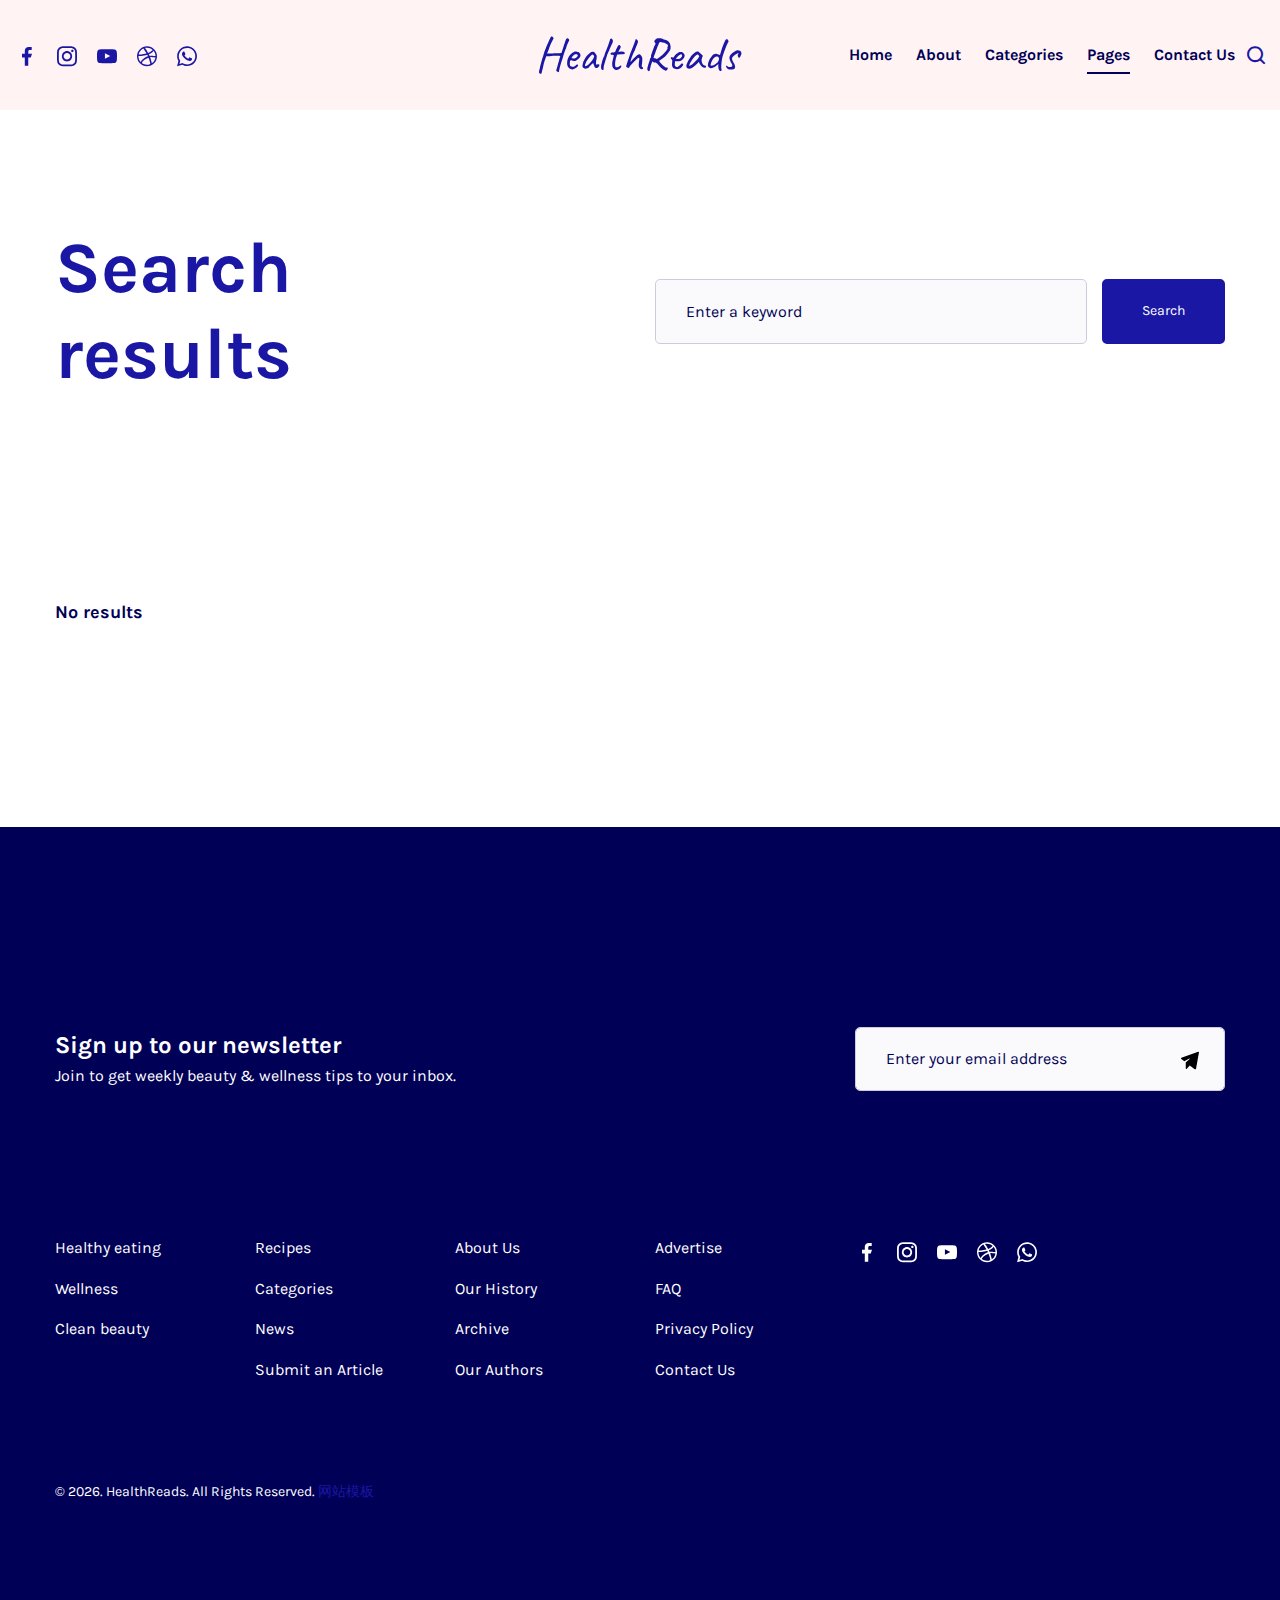
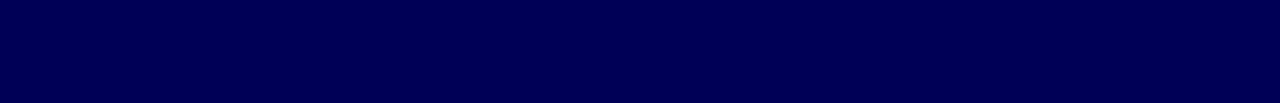
<file: search-results.html>
<!DOCTYPE html>
<html lang="en">
  <head>
    <title>Search results</title>
    <meta charset="utf-8">
    <meta name="viewport" content="width=device-width, height=device-height, initial-scale=1.0">
    <meta http-equiv="X-UA-Compatible" content="IE=edge">
    <link rel="icon" href="images/favicon.ico" type="image/x-icon">
    <link rel="stylesheet" href="components/base/base.css">
    <script src="components/base/core.js"></script>
    <script src="components/base/script.js"></script>
  </head>
  <body>
    <div class="page">
      <!--RD Navbar-->
      <header class="section rd-navbar-wrap" data-preset='{"title":"Navbar Consulting","category":"header","reload":true,"id":"navbar-consulting"}'>
        <nav class="rd-navbar navbar-consulting">
          <div class="navbar-container">
            <div class="navbar-cell">
              <div class="navbar-subpanel">
                <div class="navbar-subpanel-item">
                  <button class="navbar-button navbar-info-button mdi-dots-vertical novi-icon" data-multi-switch='{"targets":".rd-navbar","scope":".rd-navbar","class":"navbar-info-active","isolate":"[data-multi-switch]"}'></button>
                  <div class="navbar-info">
                    <div class="group-16 d-flex"><a class="icon-social" href="#">
                        <svg class="svg-icon" width="10" height="20" viewBox="0 0 10 20" fill="none">
                          <path d="M2.79297 19.625V11.5H0V7.75H2.79297V5.13281C2.79297 4.41667 2.89714 3.79167 3.10547 3.25781C3.32682 2.72396 3.6263 2.28125 4.00391 1.92969C4.39453 1.57812 4.85677 1.31771 5.39062 1.14844C5.92448 0.966146 6.51042 0.875 7.14844 0.875C7.7474 0.875 8.28776 0.894531 8.76953 0.933594C9.2513 0.959635 9.5638 0.985677 9.70703 1.01172V3.98047H7.94922C7.25911 3.98047 6.80339 4.13021 6.58203 4.42969C6.36068 4.72917 6.25 5.11979 6.25 5.60156V7.75H10L8.75 11.5H6.25V19.625H2.79297Z"></path>
                        </svg></a><a class="icon-social" href="#">
                        <svg class="svg-icon" width="20" height="21" viewBox="0 0 20 21">
                          <path d="M10 2.04688C11.3411 2.04688 12.2135 2.05339 12.6172 2.06641C13.0339 2.06641 13.5091 2.07943 14.043 2.10547C14.6159 2.13151 15.1562 2.22266 15.6641 2.37891C16.1849 2.52214 16.6471 2.79557 17.0508 3.19922C17.4544 3.60286 17.7279 4.0651 17.8711 4.58594C18.0273 5.09375 18.1185 5.63411 18.1445 6.20703C18.1706 6.74089 18.1836 7.21615 18.1836 7.63281C18.1966 8.03646 18.2031 8.90885 18.2031 10.25C18.2031 11.5911 18.1966 12.4701 18.1836 12.8867C18.1836 13.2904 18.1706 13.7591 18.1445 14.293C18.1185 14.8659 18.0273 15.4128 17.8711 15.9336C17.7279 16.4414 17.4544 16.8971 17.0508 17.3008C16.6471 17.7044 16.1849 17.9844 15.6641 18.1406C15.1562 18.2839 14.6159 18.3685 14.043 18.3945C13.5091 18.4206 13.0339 18.4401 12.6172 18.4531C12.2135 18.4531 11.3411 18.4531 10 18.4531C8.65885 18.4531 7.77995 18.4531 7.36328 18.4531C6.95964 18.4401 6.49089 18.4206 5.95703 18.3945C5.38411 18.3685 4.83724 18.2839 4.31641 18.1406C3.80859 17.9844 3.35286 17.7044 2.94922 17.3008C2.54557 16.8971 2.26562 16.4414 2.10938 15.9336C1.96615 15.4128 1.88151 14.8659 1.85547 14.293C1.82943 13.7591 1.8099 13.2904 1.79688 12.8867C1.79688 12.4701 1.79688 11.5911 1.79688 10.25C1.79688 8.90885 1.79688 8.03646 1.79688 7.63281C1.8099 7.21615 1.82943 6.74089 1.85547 6.20703C1.88151 5.63411 1.96615 5.09375 2.10938 4.58594C2.26562 4.0651 2.54557 3.60286 2.94922 3.19922C3.35286 2.79557 3.80859 2.52214 4.31641 2.37891C4.83724 2.22266 5.38411 2.13151 5.95703 2.10547C6.49089 2.07943 6.95964 2.06641 7.36328 2.06641C7.77995 2.05339 8.65885 2.04688 10 2.04688ZM10 0.25C8.64583 0.25 7.75391 0.25651 7.32422 0.269531C6.89453 0.269531 6.41276 0.282552 5.87891 0.308594C5.05859 0.347656 4.29688 0.484375 3.59375 0.71875C2.89062 0.953125 2.2526 1.35677 1.67969 1.92969C1.10677 2.5026 0.703125 3.14062 0.46875 3.84375C0.234375 4.54688 0.0976562 5.30859 0.0585938 6.12891C0.0325521 6.66276 0.0130208 7.14453 0 7.57422C0 8.00391 0 8.89583 0 10.25C0 11.6042 0 12.4961 0 12.9258C0.0130208 13.3555 0.0325521 13.8372 0.0585938 14.3711C0.0976562 15.1914 0.234375 15.9531 0.46875 16.6562C0.703125 17.3594 1.10677 17.9974 1.67969 18.5703C2.2526 19.1432 2.89062 19.5469 3.59375 19.7812C4.29688 20.0156 5.05859 20.1523 5.87891 20.1914C6.41276 20.2174 6.89453 20.2305 7.32422 20.2305C7.75391 20.2435 8.64583 20.25 10 20.25C11.3542 20.25 12.2461 20.2435 12.6758 20.2305C13.1055 20.2305 13.5872 20.2174 14.1211 20.1914C14.9414 20.1523 15.7031 20.0156 16.4062 19.7812C17.1094 19.5469 17.7474 19.1432 18.3203 18.5703C18.8932 17.9974 19.2969 17.3594 19.5312 16.6562C19.7656 15.9531 19.9023 15.1914 19.9414 14.3711C19.9674 13.8372 19.9805 13.3555 19.9805 12.9258C19.9935 12.4961 20 11.6042 20 10.25C20 8.89583 19.9935 8.00391 19.9805 7.57422C19.9805 7.14453 19.9674 6.66276 19.9414 6.12891C19.9023 5.30859 19.7656 4.54688 19.5312 3.84375C19.2969 3.14062 18.8932 2.5026 18.3203 1.92969C17.7474 1.35677 17.1094 0.953125 16.4062 0.71875C15.7031 0.484375 14.9414 0.347656 14.1211 0.308594C13.5872 0.282552 13.1055 0.269531 12.6758 0.269531C12.2461 0.25651 11.3542 0.25 10 0.25ZM10 5.11328C9.29688 5.11328 8.63281 5.25 8.00781 5.52344C7.38281 5.78385 6.83594 6.14844 6.36719 6.61719C5.89844 7.08594 5.52734 7.63281 5.25391 8.25781C4.99349 8.88281 4.86328 9.54688 4.86328 10.25C4.86328 10.9531 4.99349 11.6172 5.25391 12.2422C5.52734 12.8672 5.89844 13.4141 6.36719 13.8828C6.83594 14.3516 7.38281 14.7227 8.00781 14.9961C8.63281 15.2565 9.29688 15.3867 10 15.3867C10.7031 15.3867 11.3672 15.2565 11.9922 14.9961C12.6172 14.7227 13.1641 14.3516 13.6328 13.8828C14.1016 13.4141 14.4661 12.8672 14.7266 12.2422C15 11.6172 15.1367 10.9531 15.1367 10.25C15.1367 9.54688 15 8.88281 14.7266 8.25781C14.4661 7.63281 14.1016 7.08594 13.6328 6.61719C13.1641 6.14844 12.6172 5.78385 11.9922 5.52344C11.3672 5.25 10.7031 5.11328 10 5.11328ZM10 13.5898C9.07552 13.5898 8.28776 13.2643 7.63672 12.6133C6.98568 11.9622 6.66016 11.1745 6.66016 10.25C6.66016 9.32552 6.98568 8.53776 7.63672 7.88672C8.28776 7.23568 9.07552 6.91016 10 6.91016C10.9245 6.91016 11.7122 7.23568 12.3633 7.88672C13.0143 8.53776 13.3398 9.32552 13.3398 10.25C13.3398 11.1745 13.0143 11.9622 12.3633 12.6133C11.7122 13.2643 10.9245 13.5898 10 13.5898ZM16.543 4.91797C16.543 5.24349 16.4258 5.52344 16.1914 5.75781C15.957 5.99219 15.6706 6.10938 15.332 6.10938C15.0065 6.10938 14.7266 5.99219 14.4922 5.75781C14.2578 5.52344 14.1406 5.24349 14.1406 4.91797C14.1406 4.57943 14.2578 4.29297 14.4922 4.05859C14.7266 3.82422 15.0065 3.70703 15.332 3.70703C15.6706 3.70703 15.957 3.82422 16.1914 4.05859C16.4258 4.29297 16.543 4.57943 16.543 4.91797Z"></path>
                        </svg></a><a class="icon-social" href="#">
                        <svg class="svg-icon" width="20" height="15" viewBox="0 0 20 15">
                          <path d="M19.8047 3.24609C19.8047 3.24609 19.7461 2.99219 19.6289 2.48438C19.5117 1.97656 19.3034 1.57292 19.0039 1.27344C18.6263 0.869792 18.2422 0.635417 17.8516 0.570312C17.474 0.492188 17.1875 0.440104 16.9922 0.414062C16.3021 0.361979 15.5469 0.322917 14.7266 0.296875C13.9062 0.270833 13.1445 0.251302 12.4414 0.238281C11.7513 0.22526 11.1719 0.21875 10.7031 0.21875C10.2344 0.21875 10 0.21875 10 0.21875C10 0.21875 9.76562 0.21875 9.29688 0.21875C8.82812 0.21875 8.24219 0.22526 7.53906 0.238281C6.84896 0.251302 6.09375 0.270833 5.27344 0.296875C4.45312 0.322917 3.69792 0.361979 3.00781 0.414062C2.8125 0.440104 2.51953 0.492188 2.12891 0.570312C1.7513 0.635417 1.3737 0.869792 0.996094 1.27344C0.696615 1.57292 0.488281 1.97656 0.371094 2.48438C0.253906 2.99219 0.195312 3.24609 0.195312 3.24609C0.195312 3.24609 0.16276 3.58464 0.0976562 4.26172C0.0325521 4.9388 0 5.68099 0 6.48828V8.01172C0 8.81901 0.0325521 9.5612 0.0976562 10.2383C0.16276 10.9023 0.195312 11.2344 0.195312 11.2344C0.195312 11.2344 0.253906 11.4948 0.371094 12.0156C0.488281 12.5234 0.696615 12.9271 0.996094 13.2266C1.3737 13.6302 1.77734 13.8646 2.20703 13.9297C2.64974 13.9948 2.98177 14.0469 3.20312 14.0859C3.60677 14.125 4.1862 14.1576 4.94141 14.1836C5.69661 14.2096 6.44531 14.2292 7.1875 14.2422C7.94271 14.2552 8.60026 14.2682 9.16016 14.2812C9.72005 14.2812 10 14.2812 10 14.2812C10 14.2812 10.2344 14.2812 10.7031 14.2812C11.1719 14.2812 11.7513 14.2747 12.4414 14.2617C13.1445 14.2487 13.9062 14.2292 14.7266 14.2031C15.5469 14.1641 16.3021 14.1185 16.9922 14.0664C17.1875 14.0534 17.474 14.0143 17.8516 13.9492C18.2422 13.8711 18.6263 13.6302 19.0039 13.2266C19.3034 12.9271 19.5117 12.5234 19.6289 12.0156C19.7461 11.4948 19.8047 11.2344 19.8047 11.2344C19.8047 11.2344 19.8372 10.9023 19.9023 10.2383C19.9674 9.5612 20 8.81901 20 8.01172V6.48828C20 5.68099 19.9674 4.9388 19.9023 4.26172C19.8372 3.58464 19.8047 3.24609 19.8047 3.24609ZM7.92969 9.84766V4.22266L13.3398 7.03516L7.92969 9.84766Z"></path>
                        </svg></a><a class="icon-social" href="#">
                        <svg class="svg-icon" width="20" height="21" viewBox="0 0 20 21">
                          <path d="M10 20.25C8.61979 20.25 7.32422 19.9831 6.11328 19.4492C4.90234 18.9284 3.84115 18.2188 2.92969 17.3203C2.03125 16.4089 1.3151 15.3477 0.78125 14.1367C0.260417 12.9258 0 11.6302 0 10.25C0 8.86979 0.260417 7.57422 0.78125 6.36328C1.3151 5.15234 2.03125 4.09766 2.92969 3.19922C3.84115 2.28776 4.90234 1.57161 6.11328 1.05078C7.32422 0.516927 8.61979 0.25 10 0.25C11.3802 0.25 12.6758 0.516927 13.8867 1.05078C15.0977 1.57161 16.1523 2.28776 17.0508 3.19922C17.9622 4.09766 18.6784 5.15234 19.1992 6.36328C19.7331 7.57422 20 8.86979 20 10.25C20 11.6302 19.7331 12.9258 19.1992 14.1367C18.6784 15.3477 17.9622 16.4089 17.0508 17.3203C16.1523 18.2188 15.0977 18.9284 13.8867 19.4492C12.6758 19.9831 11.3802 20.25 10 20.25ZM18.4375 11.6172C18.3594 11.5911 18.1641 11.5391 17.8516 11.4609C17.5391 11.3828 17.1419 11.3112 16.6602 11.2461C16.1914 11.181 15.651 11.1419 15.0391 11.1289C14.4271 11.1029 13.7826 11.1419 13.1055 11.2461C13.3919 12.0143 13.6328 12.7435 13.8281 13.4336C14.0234 14.1107 14.1862 14.7161 14.3164 15.25C14.4596 15.7839 14.5638 16.2331 14.6289 16.5977C14.707 16.9622 14.7526 17.2096 14.7656 17.3398C15.2474 17.0143 15.6901 16.6497 16.0938 16.2461C16.4974 15.8294 16.8555 15.3802 17.168 14.8984C17.4935 14.4036 17.7604 13.8828 17.9688 13.3359C18.1771 12.7891 18.3333 12.2161 18.4375 11.6172ZM13.3398 18.1211C13.3008 17.9388 13.2422 17.6458 13.1641 17.2422C13.0859 16.8255 12.9753 16.3372 12.832 15.7773C12.6888 15.2044 12.5065 14.5664 12.2852 13.8633C12.0768 13.1602 11.8229 12.4245 11.5234 11.6562C11.5104 11.6562 11.4974 11.6562 11.4844 11.6562C11.4714 11.6562 11.4648 11.6628 11.4648 11.6758C10.2539 12.0924 9.23177 12.5938 8.39844 13.1797C7.5651 13.7526 6.88151 14.3125 6.34766 14.8594C5.82682 15.3932 5.44271 15.8685 5.19531 16.2852C4.94792 16.6888 4.80469 16.9297 4.76562 17.0078C5.48177 17.5677 6.28255 18.0104 7.16797 18.3359C8.06641 18.6484 9.01042 18.8047 10 18.8047C10.5859 18.8047 11.1589 18.7461 11.7188 18.6289C12.2786 18.5117 12.819 18.3424 13.3398 18.1211ZM3.65234 15.9727C3.70443 15.8945 3.88672 15.6211 4.19922 15.1523C4.51172 14.6836 4.96094 14.1562 5.54688 13.5703C6.13281 12.9714 6.84245 12.3724 7.67578 11.7734C8.52214 11.1745 9.4987 10.6927 10.6055 10.3281C10.6576 10.3151 10.7096 10.3021 10.7617 10.2891C10.8138 10.276 10.8724 10.2565 10.9375 10.2305C10.8333 9.99609 10.7227 9.75521 10.6055 9.50781C10.4883 9.26042 10.3646 9.01953 10.2344 8.78516C9.16667 9.11068 8.125 9.35807 7.10938 9.52734C6.10677 9.68359 5.20182 9.80078 4.39453 9.87891C3.58724 9.94401 2.91667 9.98307 2.38281 9.99609C1.86198 9.99609 1.55599 9.99609 1.46484 9.99609C1.46484 10.0482 1.46484 10.0938 1.46484 10.1328C1.46484 10.1719 1.46484 10.2174 1.46484 10.2695C1.46484 10.8164 1.51042 11.3503 1.60156 11.8711C1.70573 12.3919 1.84896 12.8932 2.03125 13.375C2.22656 13.8568 2.46094 14.319 2.73438 14.7617C3.00781 15.1914 3.3138 15.5951 3.65234 15.9727ZM1.64062 8.51172C1.73177 8.51172 2.00521 8.51172 2.46094 8.51172C2.92969 8.4987 3.51562 8.45964 4.21875 8.39453C4.9349 8.32943 5.7487 8.22526 6.66016 8.08203C7.58464 7.9388 8.54167 7.73698 9.53125 7.47656C9.17969 6.85156 8.82812 6.25911 8.47656 5.69922C8.125 5.1263 7.79948 4.61849 7.5 4.17578C7.21354 3.73307 6.96615 3.36849 6.75781 3.08203C6.54948 2.79557 6.41927 2.61328 6.36719 2.53516C5.76823 2.82161 5.20833 3.16667 4.6875 3.57031C4.17969 3.97396 3.71745 4.4362 3.30078 4.95703C2.89714 5.46484 2.55208 6.01823 2.26562 6.61719C1.99219 7.21615 1.78385 7.84766 1.64062 8.51172ZM8.00781 1.94922C8.0599 2.04036 8.1901 2.22917 8.39844 2.51562C8.60677 2.80208 8.86068 3.16667 9.16016 3.60938C9.45964 4.05208 9.78516 4.5599 10.1367 5.13281C10.4883 5.70573 10.8398 6.31771 11.1914 6.96875C12.7018 6.39583 13.8021 5.76432 14.4922 5.07422C15.1953 4.38411 15.5859 3.98698 15.6641 3.88281C14.9089 3.20573 14.043 2.67839 13.0664 2.30078C12.1029 1.91016 11.0807 1.71484 10 1.71484C9.66146 1.71484 9.32292 1.74089 8.98438 1.79297C8.64583 1.83203 8.32031 1.88411 8.00781 1.94922ZM16.6211 4.85938C16.569 4.92448 16.4388 5.07422 16.2305 5.30859C16.0221 5.54297 15.7227 5.82292 15.332 6.14844C14.9544 6.47396 14.4727 6.82552 13.8867 7.20312C13.3138 7.56771 12.6302 7.91276 11.8359 8.23828C11.9401 8.43359 12.0378 8.63542 12.1289 8.84375C12.2331 9.05208 12.3242 9.26042 12.4023 9.46875C12.4414 9.54688 12.474 9.625 12.5 9.70312C12.526 9.76823 12.5586 9.83333 12.5977 9.89844C13.3008 9.82031 13.9909 9.78776 14.668 9.80078C15.3581 9.80078 15.9766 9.83333 16.5234 9.89844C17.0703 9.95052 17.526 10.0091 17.8906 10.0742C18.2552 10.1263 18.4701 10.1654 18.5352 10.1914C18.5352 9.17578 18.3594 8.21875 18.0078 7.32031C17.6693 6.40885 17.207 5.58854 16.6211 4.85938Z"></path>
                        </svg></a><a class="icon-social" href="#">
                        <svg class="svg-icon" width="20" height="21" viewBox="0 0 20 21">
                          <path d="M0.0390625 20.25L1.44531 15.1133C1.01562 14.3581 0.690104 13.5638 0.46875 12.7305C0.247396 11.8841 0.136719 11.0247 0.136719 10.1523C0.136719 8.78516 0.397135 7.5026 0.917969 6.30469C1.4388 5.10677 2.14193 4.05859 3.02734 3.16016C3.92578 2.26172 4.97396 1.55208 6.17188 1.03125C7.38281 0.510417 8.67188 0.25 10.0391 0.25C10.7031 0.25 11.3542 0.315104 11.9922 0.445312C12.6302 0.575521 13.2422 0.764323 13.8281 1.01172C14.4271 1.24609 14.9935 1.54557 15.5273 1.91016C16.0742 2.27474 16.582 2.69141 17.0508 3.16016C17.5195 3.62891 17.9362 4.13672 18.3008 4.68359C18.6654 5.21745 18.9648 5.78385 19.1992 6.38281C19.4466 6.96875 19.6354 7.58073 19.7656 8.21875C19.8958 8.85677 19.9609 9.50781 19.9609 10.1719C19.9609 11.5391 19.7005 12.8216 19.1797 14.0195C18.6589 15.2174 17.9492 16.2656 17.0508 17.1641C16.1523 18.0625 15.0977 18.7721 13.8867 19.293C12.6888 19.8138 11.4062 20.0742 10.0391 20.0742C9.20573 20.0742 8.38542 19.9701 7.57812 19.7617C6.78385 19.5664 6.02214 19.2669 5.29297 18.8633L0.0390625 20.25ZM5.54688 17.0859L5.83984 17.2617C6.47786 17.6393 7.14844 17.9258 7.85156 18.1211C8.56771 18.3034 9.29688 18.401 10.0391 18.4141C11.1719 18.4141 12.2396 18.1992 13.2422 17.7695C14.2448 17.3268 15.1172 16.7344 15.8594 15.9922C16.6146 15.25 17.207 14.3776 17.6367 13.375C18.0664 12.3724 18.2812 11.3047 18.2812 10.1719C18.2812 9.61198 18.2292 9.07161 18.125 8.55078C18.0208 8.01693 17.8646 7.5026 17.6562 7.00781C17.4479 6.51302 17.194 6.04427 16.8945 5.60156C16.5951 5.14583 16.2565 4.72266 15.8789 4.33203C15.4883 3.94141 15.0651 3.59635 14.6094 3.29688C14.1667 2.9974 13.6979 2.75 13.2031 2.55469C12.7083 2.34635 12.194 2.1901 11.6602 2.08594C11.1393 1.98177 10.599 1.92969 10.0391 1.92969C8.90625 1.92969 7.83854 2.14453 6.83594 2.57422C5.83333 3.00391 4.96094 3.59635 4.21875 4.35156C3.47656 5.09375 2.88411 5.96615 2.44141 6.96875C2.01172 7.95833 1.79688 9.01953 1.79688 10.1523C1.79688 10.9336 1.90104 11.7018 2.10938 12.457C2.33073 13.1992 2.64974 13.8958 3.06641 14.5469L3.26172 14.8594L2.42188 17.8867L5.54688 17.0859ZM7.55859 6.01172C7.46745 5.77734 7.36979 5.65365 7.26562 5.64062C7.17448 5.61458 7.08984 5.60156 7.01172 5.60156C6.93359 5.58854 6.85547 5.58203 6.77734 5.58203C6.69922 5.58203 6.61458 5.58203 6.52344 5.58203C6.44531 5.58203 6.34115 5.60156 6.21094 5.64062C6.09375 5.67969 5.98307 5.76432 5.87891 5.89453C5.76172 6.01172 5.58594 6.23307 5.35156 6.55859C5.11719 6.88411 5 7.35286 5 7.96484C5 8.57682 5.14974 9.13672 5.44922 9.64453C5.76172 10.1523 5.95052 10.4453 6.01562 10.5234C6.04167 10.5625 6.15885 10.7318 6.36719 11.0312C6.58854 11.3177 6.88151 11.6562 7.24609 12.0469C7.61068 12.4375 8.04688 12.8411 8.55469 13.2578C9.0625 13.6615 9.62891 13.9935 10.2539 14.2539C10.5404 14.3841 10.8008 14.4948 11.0352 14.5859C11.2695 14.6641 11.4779 14.7292 11.6602 14.7812C11.9596 14.8724 12.2396 14.918 12.5 14.918C12.7604 14.918 13.0013 14.9049 13.2227 14.8789C13.457 14.8398 13.7695 14.7096 14.1602 14.4883C14.5508 14.2539 14.7917 13.9935 14.8828 13.707C14.987 13.4206 15.0456 13.1667 15.0586 12.9453C15.0716 12.7109 15.0651 12.5677 15.0391 12.5156C15 12.4635 14.9414 12.418 14.8633 12.3789C14.7852 12.3398 14.6875 12.2943 14.5703 12.2422C14.4401 12.1771 14.1536 12.0404 13.7109 11.832C13.2682 11.6107 12.9883 11.474 12.8711 11.4219C12.7539 11.3828 12.6497 11.3633 12.5586 11.3633C12.4805 11.3633 12.3958 11.4284 12.3047 11.5586C12.2266 11.6758 12.0964 11.8451 11.9141 12.0664C11.7318 12.2878 11.6016 12.4375 11.5234 12.5156C11.4583 12.6068 11.3802 12.6589 11.2891 12.6719C11.2109 12.6719 11.1133 12.6458 10.9961 12.5938C10.8659 12.5286 10.6185 12.4115 10.2539 12.2422C9.88932 12.0729 9.47266 11.7799 9.00391 11.3633C8.6263 11.0247 8.32031 10.6862 8.08594 10.3477C7.85156 9.99609 7.69531 9.76172 7.61719 9.64453C7.55208 9.51432 7.53906 9.41667 7.57812 9.35156C7.61719 9.27344 7.66927 9.20182 7.73438 9.13672C7.78646 9.08464 7.84505 9.01953 7.91016 8.94141C7.97526 8.85026 8.04036 8.77214 8.10547 8.70703C8.17057 8.62891 8.21615 8.5638 8.24219 8.51172C8.26823 8.44661 8.30078 8.375 8.33984 8.29688C8.39193 8.20573 8.41146 8.1276 8.39844 8.0625C8.38542 7.98438 8.35938 7.91276 8.32031 7.84766C8.29427 7.79557 8.18359 7.54167 7.98828 7.08594C7.80599 6.61719 7.66276 6.25911 7.55859 6.01172Z"></path>
                        </svg></a></div>
                  </div>
                </div>
              </div>
            </div>
            <div class="navbar-cell">
              <div class="navbar-panel">
                <button class="navbar-switch int-hamburger novi-icon" data-multi-switch='{"targets":".rd-navbar","scope":".rd-navbar","isolate":"[data-multi-switch]"}'></button>
                <div class="navbar-logo">
                  <!-- Logo-->
                  <div class="logo"><a class="logo-link" href="index.html"><img class="logo-image-default" src="images/logo-default-204x38.svg" alt="HealthReads" width="204" height="38"/><img class="logo-image-inverse" src="images/logo-inverse-204x38.svg" alt="HealthReads" width="204" height="38"/></a></div>
                </div>
              </div>
            </div>
            <div class="navbar-cell">
              <ul class="navbar-navigation rd-navbar-nav">
                <li class="navbar-navigation-root-item"><a class="navbar-navigation-root-link" href="index.html">Home</a>
                </li>
                <li class="navbar-navigation-root-item"><a class="navbar-navigation-root-link" href="about.html">About</a>
                </li>
                <li class="navbar-navigation-root-item"><a class="navbar-navigation-root-link" href="#">Categories</a>
                  <ul class="navbar-navigation-dropdown rd-navbar-dropdown">
                    <li class="navbar-navigation-back">
                      <button class="navbar-navigation-back-btn">Back</button>
                    </li>
                    <li class="navbar-navigation-dropdown-item"><a class="navbar-navigation-dropdown-link" href="blog.html">Clean beauty</a>
                    </li>
                    <li class="navbar-navigation-dropdown-item"><a class="navbar-navigation-dropdown-link" href="blog.html">Healthy eating</a>
                    </li>
                    <li class="navbar-navigation-dropdown-item"><a class="navbar-navigation-dropdown-link" href="blog.html">Wellness</a>
                    </li>
                    <li class="navbar-navigation-dropdown-item"><a class="navbar-navigation-dropdown-link" href="single-post.html">Single post</a>
                    </li>
                  </ul>
                </li>
                <li class="navbar-navigation-root-item active"><a class="navbar-navigation-root-link" href="#">Pages</a>
                  <ul class="navbar-navigation-dropdown rd-navbar-dropdown">
                    <li class="navbar-navigation-back">
                      <button class="navbar-navigation-back-btn">Back</button>
                    </li>
                    <li class="navbar-navigation-dropdown-item"><a class="navbar-navigation-dropdown-link" href="typography.html">Typography</a>
                    </li>
                    <li class="navbar-navigation-dropdown-item"><a class="navbar-navigation-dropdown-link" href="buttons.html">Buttons</a>
                    </li>
                    <li class="navbar-navigation-dropdown-item"><a class="navbar-navigation-dropdown-link" href="grid-system.html">Grid system</a>
                    </li>
                    <li class="navbar-navigation-dropdown-item active"><a class="navbar-navigation-dropdown-link" href="search-results.html">Search results</a>
                    </li>
                    <li class="navbar-navigation-dropdown-item"><a class="navbar-navigation-dropdown-link" href="privacy-policy.html">Privacy policy</a>
                    </li>
                  </ul>
                </li>
                <li class="navbar-navigation-root-item"><a class="navbar-navigation-root-link" href="contact-us.html">Contact Us</a>
                </li>
              </ul>
              <div class="navbar-search-box">
                <div class="navbar-search">
                  <div class="navbar-search-container">
                    <form class="navbar-search-form" action="search-results.html" method="GET" data-rd-search='{"output":".navbar-search-results","mode":"live","liveResults":3,"template":"<h5 class=\"search-title\"><a target=\"_top\" href=\"#{href}\" class=\"search-link\">#{title}</a></h5><p>...#{token}...</p>"}'>
                      <button class="navbar-search-btn int-search novi-icon"></button>
                      <input class="navbar-search-input" type="text" placeholder="Looking for something?" autocomplete="off" name="s"/>
                      <button class="navbar-search-close search-switch int-close novi-icon" type="button" data-multi-switch='{"targets":".rd-navbar","scope":".rd-navbar","class":"navbar-search-active","isolate":"[data-multi-switch]:not(.search-switch)"}'></button>
                    </form>
                  </div>
                </div>
                <div class="navbar-search-results">No results</div>
                <button class="navbar-button search-switch int-search novi-icon" data-multi-switch='{"targets":".rd-navbar","scope":".rd-navbar","class":"navbar-search-active","isolate":"[data-multi-switch]:not(.search-switch)"}'></button>
              </div>
            </div>
          </div>
        </nav>
      </header>
      <!--include ../breadcrumb/_breadcrumb-->
      <!-- Search section-->
      <section class="section bg-transparent section-lg section-lg-top-115">
        <div class="container">
          <div class="row row-15 service-section-row justify-content-between align-items-center">
            <div class="col-md-8 col-lg-6 col-xl-5">
              <h1>Search results</h1>
            </div>
            <div class="col-md-8 col-lg-6">
              <form class="form-inline group-15 novi-disabled" action="search-results.html" method="GET" data-rd-search='{"output":".rd-search-results","mode":"submit"}'>
                <div class="form-inline-group">
                  <input class="form-control" type="text" placeholder="Enter a keyword" autocomplete="off" name="s">
                </div>
                <button class="btn btn-lg btn-primary">Search</button>
              </form>
            </div>
          </div>
        </div>
      </section>
      <!-- Search results-->
      <section class="section section-lg bg-transparent">
        <div class="container">
          <h6 class="rd-search-results">No results</h6>
        </div>
      </section>
      <!-- Footer consulting-->
      <footer class="section footer bg-secondary context-dark">
        <div class="container">
          <div class="row row-30 justify-content-xl-between align-items-center">
            <div class="col-lg-8 col-md-7 col-sm-6">
              <h5>Sign up to our newsletter</h5>
              <p class="mt-0">Join to get weekly beauty & wellness tips to your inbox.</p>
            </div>
            <div class="col-lg-4 col-md-5 col-sm-6">
              <form class="rd-mailform input-group" data-form-output="footer-consulting-form-output" data-form-type="subscribe" method="post" action="components/rd-mailform/rd-mailform.php">
                <div class="form-group-icon novi-disabled">
                  <input class="form-control" type="email" name="email" placeholder="Enter your email address" data-constraints="@Email @Required">
                  <button class="form-group-icon-btn">
                    <svg class="svg-icon" width="18" height="18">
                      <path d="M4.74438 10.8398V16.6959C4.74438 16.9803 4.86928 17.1743 5.11908 17.2777C5.38137 17.3811 5.6062 17.3294 5.79355 17.1225L8.73495 13.8066L14.037 17.8788C14.2243 18.0081 14.4179 18.0339 14.6178 17.9564C14.8301 17.8659 14.955 17.7107 14.9925 17.491L17.9901 0.73687C18.0275 0.491247 17.9589 0.297334 17.784 0.155131C17.6091 0 17.4155 -0.0387827 17.2032 0.0387827L0.41658 6.24401C0.179269 6.32157 0.0418784 6.48317 0.00440825 6.72879C-0.0205718 6.97441 0.0606135 7.17479 0.247964 7.32992L3.33925 9.67627L8.30405 6.96149C8.46642 6.87099 8.59756 6.90331 8.69748 7.05844C8.7974 7.21357 8.77867 7.34931 8.64128 7.46566L4.74438 10.8398Z"></path>
                    </svg>
                  </button>
                </div>
              </form>
              <div class="form-output snackbar snackbar-secondary" id="footer-consulting-form-output"></div>
            </div>
          </div>
          <div class="row row-50 justify-content-xl-between novi-disabled">
            <div class="col-lg-8">
              <div class="row row-20">
                <div class="col-md-3 col-6">
                  <ul class="list list-xl">
                    <li class="list-item"><a class="list-link" href="blog.html">Healthy eating</a></li>
                    <li class="list-item"><a class="list-link" href="blog.html">Wellness</a></li>
                    <li class="list-item"><a class="list-link" href="blog.html">Clean beauty</a></li>
                  </ul>
                </div>
                <div class="col-md-3 col-6">
                  <ul class="list list-xl">
                    <li class="list-item"><a class="list-link" href="#">Recipes</a></li>
                    <li class="list-item"><a class="list-link" href="#">Categories</a></li>
                    <li class="list-item"><a class="list-link" href="blog.html">News</a></li>
                    <li class="list-item"><a class="list-link" href="#">Submit an Article</a></li>
                  </ul>
                </div>
                <div class="col-md-3 col-6">
                  <ul class="list list-xl">
                    <li class="list-item"><a class="list-link" href="about.html">About Us</a></li>
                    <li class="list-item"><a class="list-link" href="#">Our History</a></li>
                    <li class="list-item"><a class="list-link" href="#">Archive</a></li>
                    <li class="list-item"><a class="list-link" href="#">Our Authors</a></li>
                  </ul>
                </div>
                <div class="col-md-3 col-6">
                  <ul class="list list-xl">
                    <li class="list-item"><a class="list-link" href="#">Advertise</a></li>
                    <li class="list-item"><a class="list-link" href="#">FAQ</a></li>
                    <li class="list-item"><a class="list-link" href="privacy-policy.html">Privacy Policy</a></li>
                    <li class="list-item"><a class="list-link" href="contact-us.html">Contact Us</a></li>
                  </ul>
                </div>
              </div>
            </div>
            <div class="col-lg-4">
              <div class="group-16 d-flex"><a class="icon icon-social" href="#">
                  <svg class="svg-icon" width="10" height="20" viewBox="0 0 10 20" fill="none">
                    <path d="M2.79297 19.625V11.5H0V7.75H2.79297V5.13281C2.79297 4.41667 2.89714 3.79167 3.10547 3.25781C3.32682 2.72396 3.6263 2.28125 4.00391 1.92969C4.39453 1.57812 4.85677 1.31771 5.39062 1.14844C5.92448 0.966146 6.51042 0.875 7.14844 0.875C7.7474 0.875 8.28776 0.894531 8.76953 0.933594C9.2513 0.959635 9.5638 0.985677 9.70703 1.01172V3.98047H7.94922C7.25911 3.98047 6.80339 4.13021 6.58203 4.42969C6.36068 4.72917 6.25 5.11979 6.25 5.60156V7.75H10L8.75 11.5H6.25V19.625H2.79297Z"></path>
                  </svg></a><a class="icon icon-social" href="#">
                  <svg class="svg-icon" width="20" height="21" viewBox="0 0 20 21">
                    <path d="M10 2.04688C11.3411 2.04688 12.2135 2.05339 12.6172 2.06641C13.0339 2.06641 13.5091 2.07943 14.043 2.10547C14.6159 2.13151 15.1562 2.22266 15.6641 2.37891C16.1849 2.52214 16.6471 2.79557 17.0508 3.19922C17.4544 3.60286 17.7279 4.0651 17.8711 4.58594C18.0273 5.09375 18.1185 5.63411 18.1445 6.20703C18.1706 6.74089 18.1836 7.21615 18.1836 7.63281C18.1966 8.03646 18.2031 8.90885 18.2031 10.25C18.2031 11.5911 18.1966 12.4701 18.1836 12.8867C18.1836 13.2904 18.1706 13.7591 18.1445 14.293C18.1185 14.8659 18.0273 15.4128 17.8711 15.9336C17.7279 16.4414 17.4544 16.8971 17.0508 17.3008C16.6471 17.7044 16.1849 17.9844 15.6641 18.1406C15.1562 18.2839 14.6159 18.3685 14.043 18.3945C13.5091 18.4206 13.0339 18.4401 12.6172 18.4531C12.2135 18.4531 11.3411 18.4531 10 18.4531C8.65885 18.4531 7.77995 18.4531 7.36328 18.4531C6.95964 18.4401 6.49089 18.4206 5.95703 18.3945C5.38411 18.3685 4.83724 18.2839 4.31641 18.1406C3.80859 17.9844 3.35286 17.7044 2.94922 17.3008C2.54557 16.8971 2.26562 16.4414 2.10938 15.9336C1.96615 15.4128 1.88151 14.8659 1.85547 14.293C1.82943 13.7591 1.8099 13.2904 1.79688 12.8867C1.79688 12.4701 1.79688 11.5911 1.79688 10.25C1.79688 8.90885 1.79688 8.03646 1.79688 7.63281C1.8099 7.21615 1.82943 6.74089 1.85547 6.20703C1.88151 5.63411 1.96615 5.09375 2.10938 4.58594C2.26562 4.0651 2.54557 3.60286 2.94922 3.19922C3.35286 2.79557 3.80859 2.52214 4.31641 2.37891C4.83724 2.22266 5.38411 2.13151 5.95703 2.10547C6.49089 2.07943 6.95964 2.06641 7.36328 2.06641C7.77995 2.05339 8.65885 2.04688 10 2.04688ZM10 0.25C8.64583 0.25 7.75391 0.25651 7.32422 0.269531C6.89453 0.269531 6.41276 0.282552 5.87891 0.308594C5.05859 0.347656 4.29688 0.484375 3.59375 0.71875C2.89062 0.953125 2.2526 1.35677 1.67969 1.92969C1.10677 2.5026 0.703125 3.14062 0.46875 3.84375C0.234375 4.54688 0.0976562 5.30859 0.0585938 6.12891C0.0325521 6.66276 0.0130208 7.14453 0 7.57422C0 8.00391 0 8.89583 0 10.25C0 11.6042 0 12.4961 0 12.9258C0.0130208 13.3555 0.0325521 13.8372 0.0585938 14.3711C0.0976562 15.1914 0.234375 15.9531 0.46875 16.6562C0.703125 17.3594 1.10677 17.9974 1.67969 18.5703C2.2526 19.1432 2.89062 19.5469 3.59375 19.7812C4.29688 20.0156 5.05859 20.1523 5.87891 20.1914C6.41276 20.2174 6.89453 20.2305 7.32422 20.2305C7.75391 20.2435 8.64583 20.25 10 20.25C11.3542 20.25 12.2461 20.2435 12.6758 20.2305C13.1055 20.2305 13.5872 20.2174 14.1211 20.1914C14.9414 20.1523 15.7031 20.0156 16.4062 19.7812C17.1094 19.5469 17.7474 19.1432 18.3203 18.5703C18.8932 17.9974 19.2969 17.3594 19.5312 16.6562C19.7656 15.9531 19.9023 15.1914 19.9414 14.3711C19.9674 13.8372 19.9805 13.3555 19.9805 12.9258C19.9935 12.4961 20 11.6042 20 10.25C20 8.89583 19.9935 8.00391 19.9805 7.57422C19.9805 7.14453 19.9674 6.66276 19.9414 6.12891C19.9023 5.30859 19.7656 4.54688 19.5312 3.84375C19.2969 3.14062 18.8932 2.5026 18.3203 1.92969C17.7474 1.35677 17.1094 0.953125 16.4062 0.71875C15.7031 0.484375 14.9414 0.347656 14.1211 0.308594C13.5872 0.282552 13.1055 0.269531 12.6758 0.269531C12.2461 0.25651 11.3542 0.25 10 0.25ZM10 5.11328C9.29688 5.11328 8.63281 5.25 8.00781 5.52344C7.38281 5.78385 6.83594 6.14844 6.36719 6.61719C5.89844 7.08594 5.52734 7.63281 5.25391 8.25781C4.99349 8.88281 4.86328 9.54688 4.86328 10.25C4.86328 10.9531 4.99349 11.6172 5.25391 12.2422C5.52734 12.8672 5.89844 13.4141 6.36719 13.8828C6.83594 14.3516 7.38281 14.7227 8.00781 14.9961C8.63281 15.2565 9.29688 15.3867 10 15.3867C10.7031 15.3867 11.3672 15.2565 11.9922 14.9961C12.6172 14.7227 13.1641 14.3516 13.6328 13.8828C14.1016 13.4141 14.4661 12.8672 14.7266 12.2422C15 11.6172 15.1367 10.9531 15.1367 10.25C15.1367 9.54688 15 8.88281 14.7266 8.25781C14.4661 7.63281 14.1016 7.08594 13.6328 6.61719C13.1641 6.14844 12.6172 5.78385 11.9922 5.52344C11.3672 5.25 10.7031 5.11328 10 5.11328ZM10 13.5898C9.07552 13.5898 8.28776 13.2643 7.63672 12.6133C6.98568 11.9622 6.66016 11.1745 6.66016 10.25C6.66016 9.32552 6.98568 8.53776 7.63672 7.88672C8.28776 7.23568 9.07552 6.91016 10 6.91016C10.9245 6.91016 11.7122 7.23568 12.3633 7.88672C13.0143 8.53776 13.3398 9.32552 13.3398 10.25C13.3398 11.1745 13.0143 11.9622 12.3633 12.6133C11.7122 13.2643 10.9245 13.5898 10 13.5898ZM16.543 4.91797C16.543 5.24349 16.4258 5.52344 16.1914 5.75781C15.957 5.99219 15.6706 6.10938 15.332 6.10938C15.0065 6.10938 14.7266 5.99219 14.4922 5.75781C14.2578 5.52344 14.1406 5.24349 14.1406 4.91797C14.1406 4.57943 14.2578 4.29297 14.4922 4.05859C14.7266 3.82422 15.0065 3.70703 15.332 3.70703C15.6706 3.70703 15.957 3.82422 16.1914 4.05859C16.4258 4.29297 16.543 4.57943 16.543 4.91797Z"></path>
                  </svg></a><a class="icon-social" href="#">
                  <svg class="svg-icon" width="20" height="15" viewBox="0 0 20 15">
                    <path d="M19.8047 3.24609C19.8047 3.24609 19.7461 2.99219 19.6289 2.48438C19.5117 1.97656 19.3034 1.57292 19.0039 1.27344C18.6263 0.869792 18.2422 0.635417 17.8516 0.570312C17.474 0.492188 17.1875 0.440104 16.9922 0.414062C16.3021 0.361979 15.5469 0.322917 14.7266 0.296875C13.9062 0.270833 13.1445 0.251302 12.4414 0.238281C11.7513 0.22526 11.1719 0.21875 10.7031 0.21875C10.2344 0.21875 10 0.21875 10 0.21875C10 0.21875 9.76562 0.21875 9.29688 0.21875C8.82812 0.21875 8.24219 0.22526 7.53906 0.238281C6.84896 0.251302 6.09375 0.270833 5.27344 0.296875C4.45312 0.322917 3.69792 0.361979 3.00781 0.414062C2.8125 0.440104 2.51953 0.492188 2.12891 0.570312C1.7513 0.635417 1.3737 0.869792 0.996094 1.27344C0.696615 1.57292 0.488281 1.97656 0.371094 2.48438C0.253906 2.99219 0.195312 3.24609 0.195312 3.24609C0.195312 3.24609 0.16276 3.58464 0.0976562 4.26172C0.0325521 4.9388 0 5.68099 0 6.48828V8.01172C0 8.81901 0.0325521 9.5612 0.0976562 10.2383C0.16276 10.9023 0.195312 11.2344 0.195312 11.2344C0.195312 11.2344 0.253906 11.4948 0.371094 12.0156C0.488281 12.5234 0.696615 12.9271 0.996094 13.2266C1.3737 13.6302 1.77734 13.8646 2.20703 13.9297C2.64974 13.9948 2.98177 14.0469 3.20312 14.0859C3.60677 14.125 4.1862 14.1576 4.94141 14.1836C5.69661 14.2096 6.44531 14.2292 7.1875 14.2422C7.94271 14.2552 8.60026 14.2682 9.16016 14.2812C9.72005 14.2812 10 14.2812 10 14.2812C10 14.2812 10.2344 14.2812 10.7031 14.2812C11.1719 14.2812 11.7513 14.2747 12.4414 14.2617C13.1445 14.2487 13.9062 14.2292 14.7266 14.2031C15.5469 14.1641 16.3021 14.1185 16.9922 14.0664C17.1875 14.0534 17.474 14.0143 17.8516 13.9492C18.2422 13.8711 18.6263 13.6302 19.0039 13.2266C19.3034 12.9271 19.5117 12.5234 19.6289 12.0156C19.7461 11.4948 19.8047 11.2344 19.8047 11.2344C19.8047 11.2344 19.8372 10.9023 19.9023 10.2383C19.9674 9.5612 20 8.81901 20 8.01172V6.48828C20 5.68099 19.9674 4.9388 19.9023 4.26172C19.8372 3.58464 19.8047 3.24609 19.8047 3.24609ZM7.92969 9.84766V4.22266L13.3398 7.03516L7.92969 9.84766Z"></path>
                  </svg></a><a class="icon icon-social" href="#">
                  <svg class="svg-icon" width="20" height="21" viewBox="0 0 20 21">
                    <path d="M10 20.25C8.61979 20.25 7.32422 19.9831 6.11328 19.4492C4.90234 18.9284 3.84115 18.2188 2.92969 17.3203C2.03125 16.4089 1.3151 15.3477 0.78125 14.1367C0.260417 12.9258 0 11.6302 0 10.25C0 8.86979 0.260417 7.57422 0.78125 6.36328C1.3151 5.15234 2.03125 4.09766 2.92969 3.19922C3.84115 2.28776 4.90234 1.57161 6.11328 1.05078C7.32422 0.516927 8.61979 0.25 10 0.25C11.3802 0.25 12.6758 0.516927 13.8867 1.05078C15.0977 1.57161 16.1523 2.28776 17.0508 3.19922C17.9622 4.09766 18.6784 5.15234 19.1992 6.36328C19.7331 7.57422 20 8.86979 20 10.25C20 11.6302 19.7331 12.9258 19.1992 14.1367C18.6784 15.3477 17.9622 16.4089 17.0508 17.3203C16.1523 18.2188 15.0977 18.9284 13.8867 19.4492C12.6758 19.9831 11.3802 20.25 10 20.25ZM18.4375 11.6172C18.3594 11.5911 18.1641 11.5391 17.8516 11.4609C17.5391 11.3828 17.1419 11.3112 16.6602 11.2461C16.1914 11.181 15.651 11.1419 15.0391 11.1289C14.4271 11.1029 13.7826 11.1419 13.1055 11.2461C13.3919 12.0143 13.6328 12.7435 13.8281 13.4336C14.0234 14.1107 14.1862 14.7161 14.3164 15.25C14.4596 15.7839 14.5638 16.2331 14.6289 16.5977C14.707 16.9622 14.7526 17.2096 14.7656 17.3398C15.2474 17.0143 15.6901 16.6497 16.0938 16.2461C16.4974 15.8294 16.8555 15.3802 17.168 14.8984C17.4935 14.4036 17.7604 13.8828 17.9688 13.3359C18.1771 12.7891 18.3333 12.2161 18.4375 11.6172ZM13.3398 18.1211C13.3008 17.9388 13.2422 17.6458 13.1641 17.2422C13.0859 16.8255 12.9753 16.3372 12.832 15.7773C12.6888 15.2044 12.5065 14.5664 12.2852 13.8633C12.0768 13.1602 11.8229 12.4245 11.5234 11.6562C11.5104 11.6562 11.4974 11.6562 11.4844 11.6562C11.4714 11.6562 11.4648 11.6628 11.4648 11.6758C10.2539 12.0924 9.23177 12.5938 8.39844 13.1797C7.5651 13.7526 6.88151 14.3125 6.34766 14.8594C5.82682 15.3932 5.44271 15.8685 5.19531 16.2852C4.94792 16.6888 4.80469 16.9297 4.76562 17.0078C5.48177 17.5677 6.28255 18.0104 7.16797 18.3359C8.06641 18.6484 9.01042 18.8047 10 18.8047C10.5859 18.8047 11.1589 18.7461 11.7188 18.6289C12.2786 18.5117 12.819 18.3424 13.3398 18.1211ZM3.65234 15.9727C3.70443 15.8945 3.88672 15.6211 4.19922 15.1523C4.51172 14.6836 4.96094 14.1562 5.54688 13.5703C6.13281 12.9714 6.84245 12.3724 7.67578 11.7734C8.52214 11.1745 9.4987 10.6927 10.6055 10.3281C10.6576 10.3151 10.7096 10.3021 10.7617 10.2891C10.8138 10.276 10.8724 10.2565 10.9375 10.2305C10.8333 9.99609 10.7227 9.75521 10.6055 9.50781C10.4883 9.26042 10.3646 9.01953 10.2344 8.78516C9.16667 9.11068 8.125 9.35807 7.10938 9.52734C6.10677 9.68359 5.20182 9.80078 4.39453 9.87891C3.58724 9.94401 2.91667 9.98307 2.38281 9.99609C1.86198 9.99609 1.55599 9.99609 1.46484 9.99609C1.46484 10.0482 1.46484 10.0938 1.46484 10.1328C1.46484 10.1719 1.46484 10.2174 1.46484 10.2695C1.46484 10.8164 1.51042 11.3503 1.60156 11.8711C1.70573 12.3919 1.84896 12.8932 2.03125 13.375C2.22656 13.8568 2.46094 14.319 2.73438 14.7617C3.00781 15.1914 3.3138 15.5951 3.65234 15.9727ZM1.64062 8.51172C1.73177 8.51172 2.00521 8.51172 2.46094 8.51172C2.92969 8.4987 3.51562 8.45964 4.21875 8.39453C4.9349 8.32943 5.7487 8.22526 6.66016 8.08203C7.58464 7.9388 8.54167 7.73698 9.53125 7.47656C9.17969 6.85156 8.82812 6.25911 8.47656 5.69922C8.125 5.1263 7.79948 4.61849 7.5 4.17578C7.21354 3.73307 6.96615 3.36849 6.75781 3.08203C6.54948 2.79557 6.41927 2.61328 6.36719 2.53516C5.76823 2.82161 5.20833 3.16667 4.6875 3.57031C4.17969 3.97396 3.71745 4.4362 3.30078 4.95703C2.89714 5.46484 2.55208 6.01823 2.26562 6.61719C1.99219 7.21615 1.78385 7.84766 1.64062 8.51172ZM8.00781 1.94922C8.0599 2.04036 8.1901 2.22917 8.39844 2.51562C8.60677 2.80208 8.86068 3.16667 9.16016 3.60938C9.45964 4.05208 9.78516 4.5599 10.1367 5.13281C10.4883 5.70573 10.8398 6.31771 11.1914 6.96875C12.7018 6.39583 13.8021 5.76432 14.4922 5.07422C15.1953 4.38411 15.5859 3.98698 15.6641 3.88281C14.9089 3.20573 14.043 2.67839 13.0664 2.30078C12.1029 1.91016 11.0807 1.71484 10 1.71484C9.66146 1.71484 9.32292 1.74089 8.98438 1.79297C8.64583 1.83203 8.32031 1.88411 8.00781 1.94922ZM16.6211 4.85938C16.569 4.92448 16.4388 5.07422 16.2305 5.30859C16.0221 5.54297 15.7227 5.82292 15.332 6.14844C14.9544 6.47396 14.4727 6.82552 13.8867 7.20312C13.3138 7.56771 12.6302 7.91276 11.8359 8.23828C11.9401 8.43359 12.0378 8.63542 12.1289 8.84375C12.2331 9.05208 12.3242 9.26042 12.4023 9.46875C12.4414 9.54688 12.474 9.625 12.5 9.70312C12.526 9.76823 12.5586 9.83333 12.5977 9.89844C13.3008 9.82031 13.9909 9.78776 14.668 9.80078C15.3581 9.80078 15.9766 9.83333 16.5234 9.89844C17.0703 9.95052 17.526 10.0091 17.8906 10.0742C18.2552 10.1263 18.4701 10.1654 18.5352 10.1914C18.5352 9.17578 18.3594 8.21875 18.0078 7.32031C17.6693 6.40885 17.207 5.58854 16.6211 4.85938Z"></path>
                  </svg></a><a class="icon icon-social" href="#">
                  <svg class="svg-icon" width="20" height="21" viewBox="0 0 20 21">
                    <path d="M0.0390625 20.25L1.44531 15.1133C1.01562 14.3581 0.690104 13.5638 0.46875 12.7305C0.247396 11.8841 0.136719 11.0247 0.136719 10.1523C0.136719 8.78516 0.397135 7.5026 0.917969 6.30469C1.4388 5.10677 2.14193 4.05859 3.02734 3.16016C3.92578 2.26172 4.97396 1.55208 6.17188 1.03125C7.38281 0.510417 8.67188 0.25 10.0391 0.25C10.7031 0.25 11.3542 0.315104 11.9922 0.445312C12.6302 0.575521 13.2422 0.764323 13.8281 1.01172C14.4271 1.24609 14.9935 1.54557 15.5273 1.91016C16.0742 2.27474 16.582 2.69141 17.0508 3.16016C17.5195 3.62891 17.9362 4.13672 18.3008 4.68359C18.6654 5.21745 18.9648 5.78385 19.1992 6.38281C19.4466 6.96875 19.6354 7.58073 19.7656 8.21875C19.8958 8.85677 19.9609 9.50781 19.9609 10.1719C19.9609 11.5391 19.7005 12.8216 19.1797 14.0195C18.6589 15.2174 17.9492 16.2656 17.0508 17.1641C16.1523 18.0625 15.0977 18.7721 13.8867 19.293C12.6888 19.8138 11.4062 20.0742 10.0391 20.0742C9.20573 20.0742 8.38542 19.9701 7.57812 19.7617C6.78385 19.5664 6.02214 19.2669 5.29297 18.8633L0.0390625 20.25ZM5.54688 17.0859L5.83984 17.2617C6.47786 17.6393 7.14844 17.9258 7.85156 18.1211C8.56771 18.3034 9.29688 18.401 10.0391 18.4141C11.1719 18.4141 12.2396 18.1992 13.2422 17.7695C14.2448 17.3268 15.1172 16.7344 15.8594 15.9922C16.6146 15.25 17.207 14.3776 17.6367 13.375C18.0664 12.3724 18.2812 11.3047 18.2812 10.1719C18.2812 9.61198 18.2292 9.07161 18.125 8.55078C18.0208 8.01693 17.8646 7.5026 17.6562 7.00781C17.4479 6.51302 17.194 6.04427 16.8945 5.60156C16.5951 5.14583 16.2565 4.72266 15.8789 4.33203C15.4883 3.94141 15.0651 3.59635 14.6094 3.29688C14.1667 2.9974 13.6979 2.75 13.2031 2.55469C12.7083 2.34635 12.194 2.1901 11.6602 2.08594C11.1393 1.98177 10.599 1.92969 10.0391 1.92969C8.90625 1.92969 7.83854 2.14453 6.83594 2.57422C5.83333 3.00391 4.96094 3.59635 4.21875 4.35156C3.47656 5.09375 2.88411 5.96615 2.44141 6.96875C2.01172 7.95833 1.79688 9.01953 1.79688 10.1523C1.79688 10.9336 1.90104 11.7018 2.10938 12.457C2.33073 13.1992 2.64974 13.8958 3.06641 14.5469L3.26172 14.8594L2.42188 17.8867L5.54688 17.0859ZM7.55859 6.01172C7.46745 5.77734 7.36979 5.65365 7.26562 5.64062C7.17448 5.61458 7.08984 5.60156 7.01172 5.60156C6.93359 5.58854 6.85547 5.58203 6.77734 5.58203C6.69922 5.58203 6.61458 5.58203 6.52344 5.58203C6.44531 5.58203 6.34115 5.60156 6.21094 5.64062C6.09375 5.67969 5.98307 5.76432 5.87891 5.89453C5.76172 6.01172 5.58594 6.23307 5.35156 6.55859C5.11719 6.88411 5 7.35286 5 7.96484C5 8.57682 5.14974 9.13672 5.44922 9.64453C5.76172 10.1523 5.95052 10.4453 6.01562 10.5234C6.04167 10.5625 6.15885 10.7318 6.36719 11.0312C6.58854 11.3177 6.88151 11.6562 7.24609 12.0469C7.61068 12.4375 8.04688 12.8411 8.55469 13.2578C9.0625 13.6615 9.62891 13.9935 10.2539 14.2539C10.5404 14.3841 10.8008 14.4948 11.0352 14.5859C11.2695 14.6641 11.4779 14.7292 11.6602 14.7812C11.9596 14.8724 12.2396 14.918 12.5 14.918C12.7604 14.918 13.0013 14.9049 13.2227 14.8789C13.457 14.8398 13.7695 14.7096 14.1602 14.4883C14.5508 14.2539 14.7917 13.9935 14.8828 13.707C14.987 13.4206 15.0456 13.1667 15.0586 12.9453C15.0716 12.7109 15.0651 12.5677 15.0391 12.5156C15 12.4635 14.9414 12.418 14.8633 12.3789C14.7852 12.3398 14.6875 12.2943 14.5703 12.2422C14.4401 12.1771 14.1536 12.0404 13.7109 11.832C13.2682 11.6107 12.9883 11.474 12.8711 11.4219C12.7539 11.3828 12.6497 11.3633 12.5586 11.3633C12.4805 11.3633 12.3958 11.4284 12.3047 11.5586C12.2266 11.6758 12.0964 11.8451 11.9141 12.0664C11.7318 12.2878 11.6016 12.4375 11.5234 12.5156C11.4583 12.6068 11.3802 12.6589 11.2891 12.6719C11.2109 12.6719 11.1133 12.6458 10.9961 12.5938C10.8659 12.5286 10.6185 12.4115 10.2539 12.2422C9.88932 12.0729 9.47266 11.7799 9.00391 11.3633C8.6263 11.0247 8.32031 10.6862 8.08594 10.3477C7.85156 9.99609 7.69531 9.76172 7.61719 9.64453C7.55208 9.51432 7.53906 9.41667 7.57812 9.35156C7.61719 9.27344 7.66927 9.20182 7.73438 9.13672C7.78646 9.08464 7.84505 9.01953 7.91016 8.94141C7.97526 8.85026 8.04036 8.77214 8.10547 8.70703C8.17057 8.62891 8.21615 8.5638 8.24219 8.51172C8.26823 8.44661 8.30078 8.375 8.33984 8.29688C8.39193 8.20573 8.41146 8.1276 8.39844 8.0625C8.38542 7.98438 8.35938 7.91276 8.32031 7.84766C8.29427 7.79557 8.18359 7.54167 7.98828 7.08594C7.80599 6.61719 7.66276 6.25911 7.55859 6.01172Z"></path>
                  </svg></a></div>
            </div>
          </div>
                <!-- Copyright-->
                <p class="rights"><small>&copy; <span class='copyright-year'></span>. HealthReads. All Rights Reserved. <a target="_blank" href="https://www.mobanwang.com/" title="网站模板">网站模板</a></small></p>
        </div>
      </footer>
    </div>
  </body>
</html>
</file>
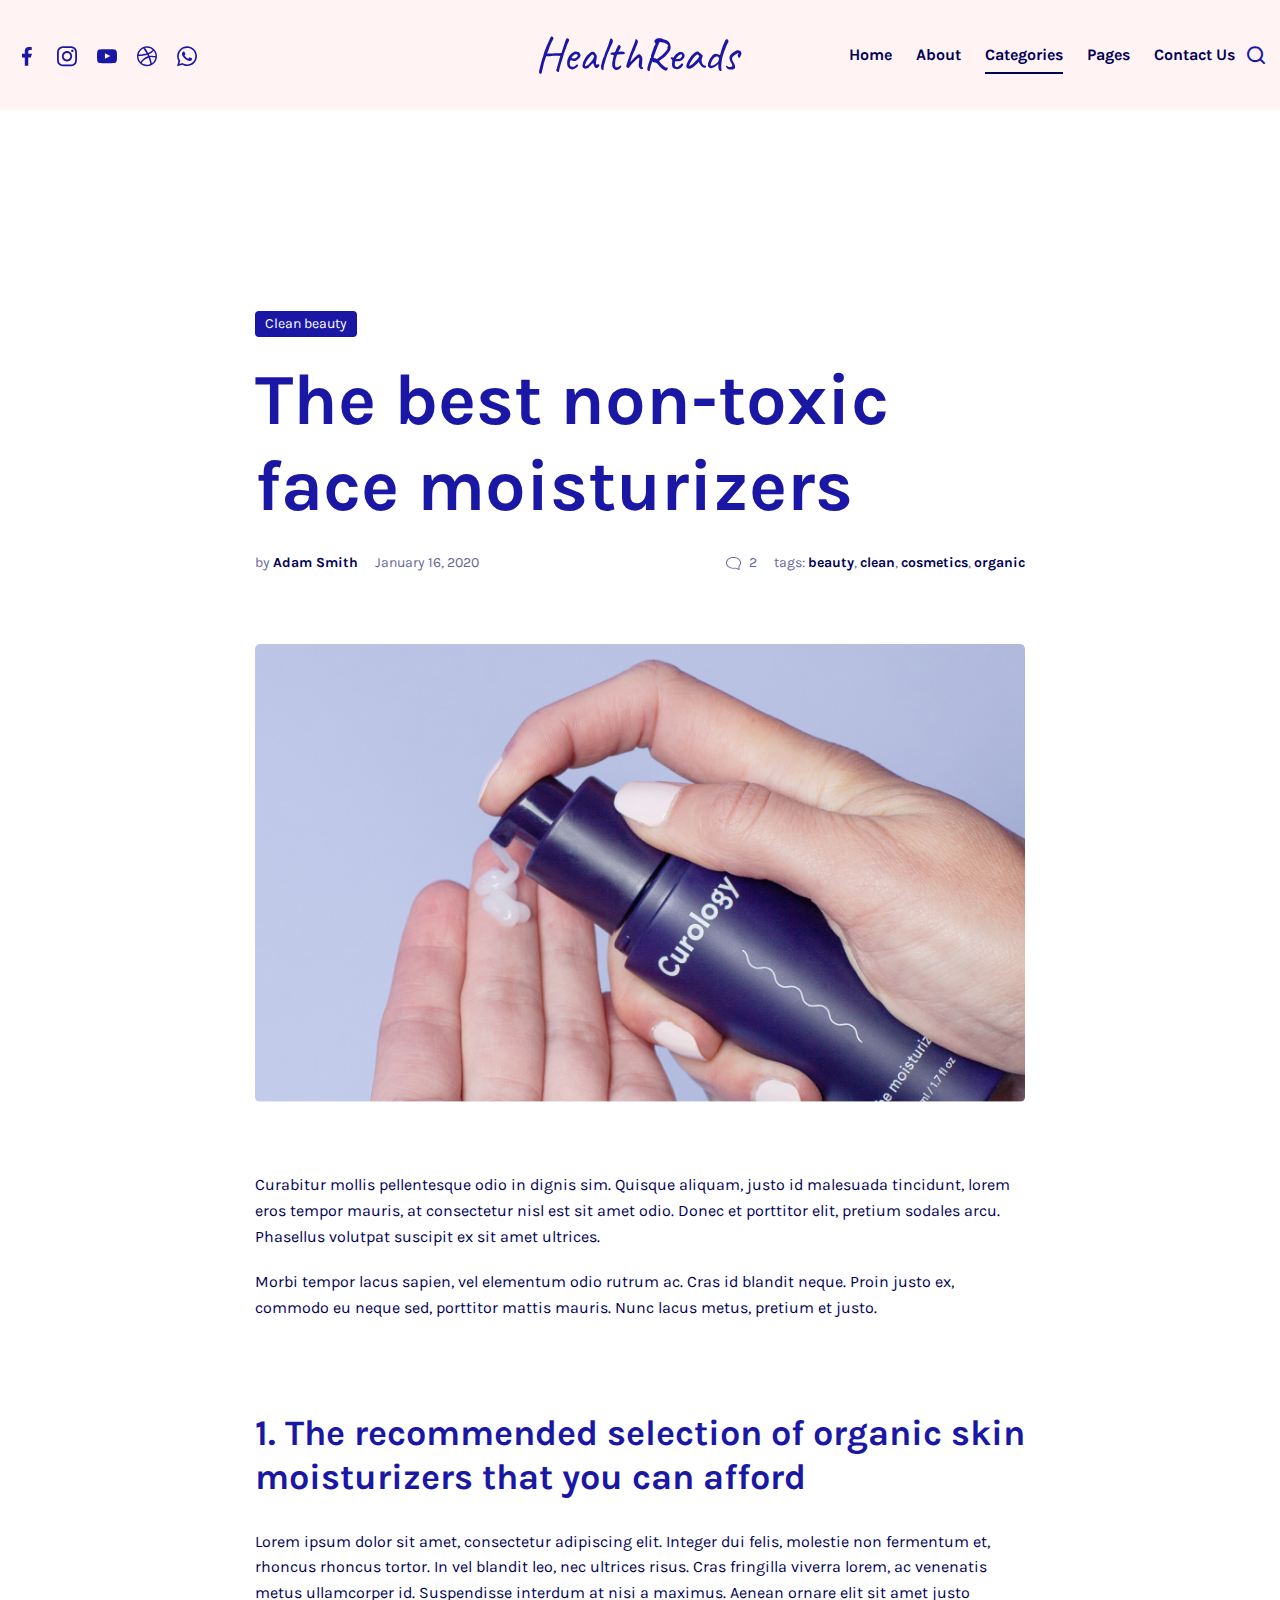
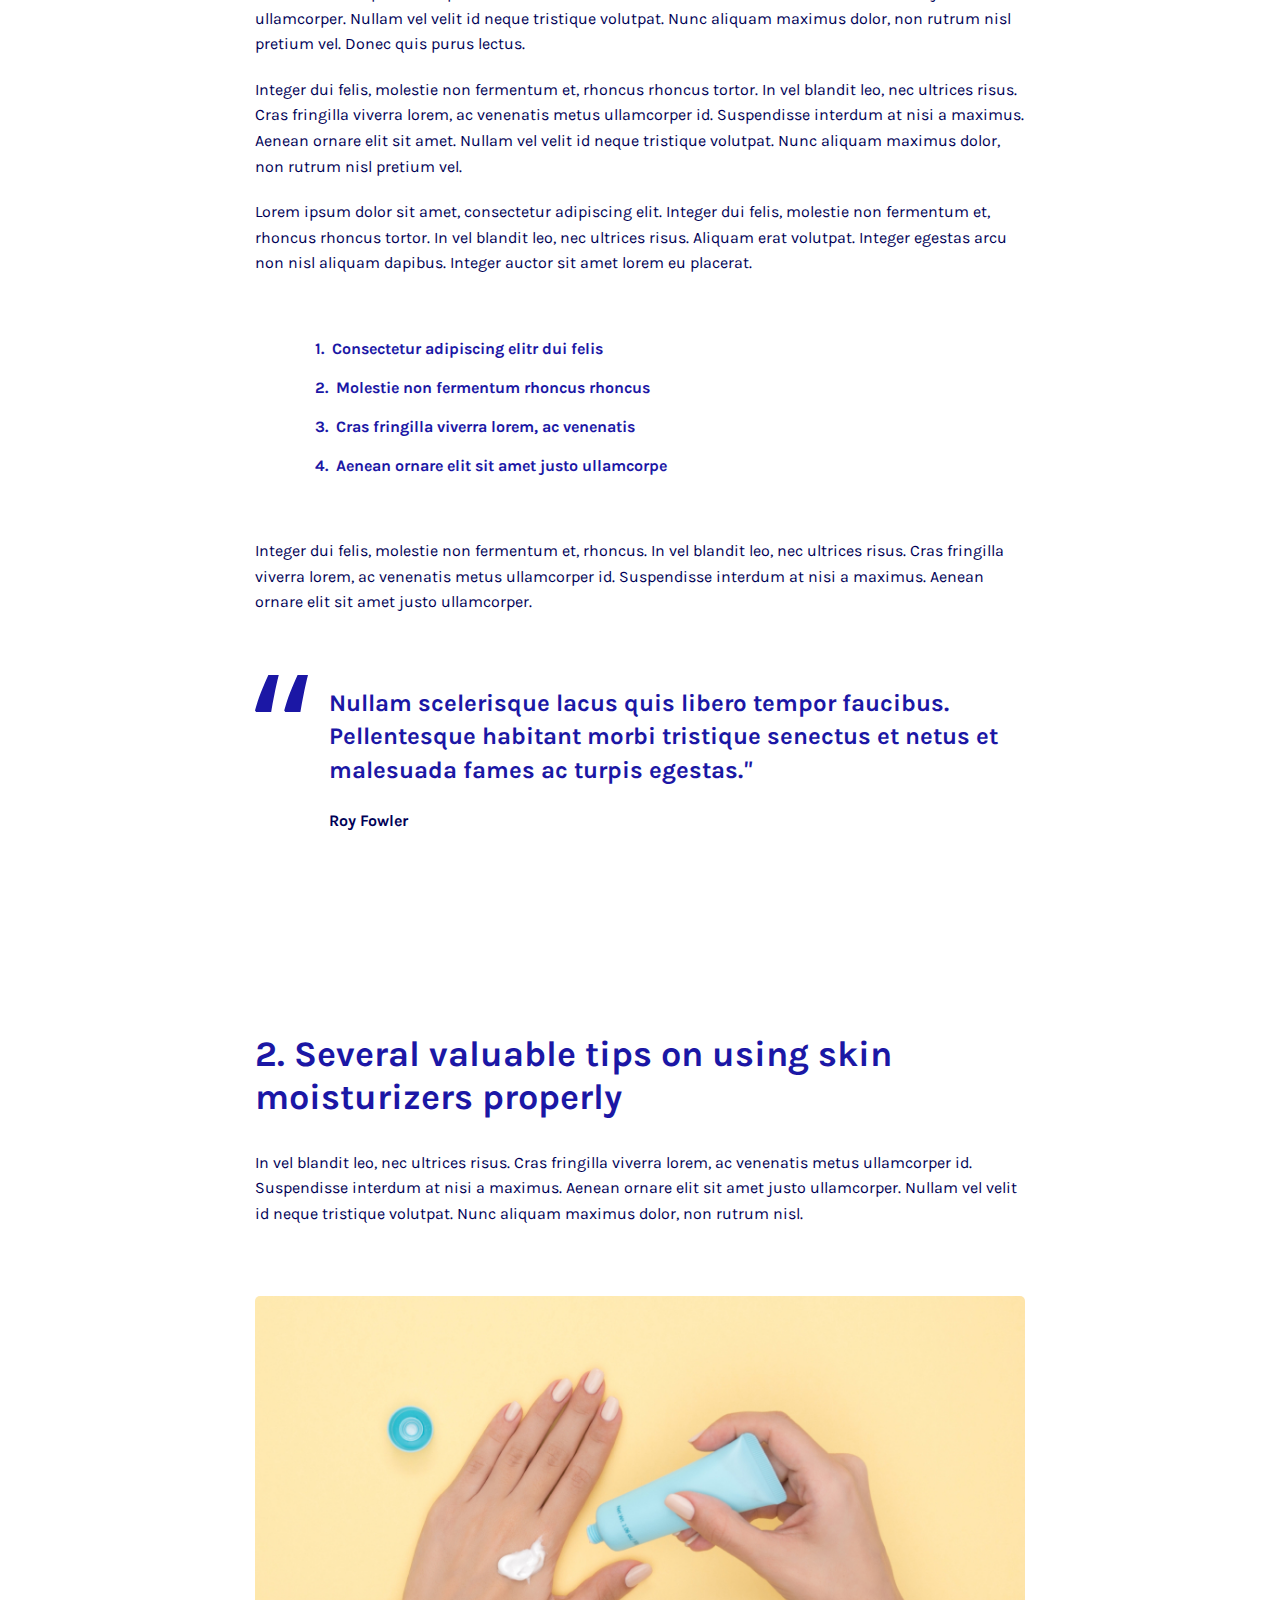
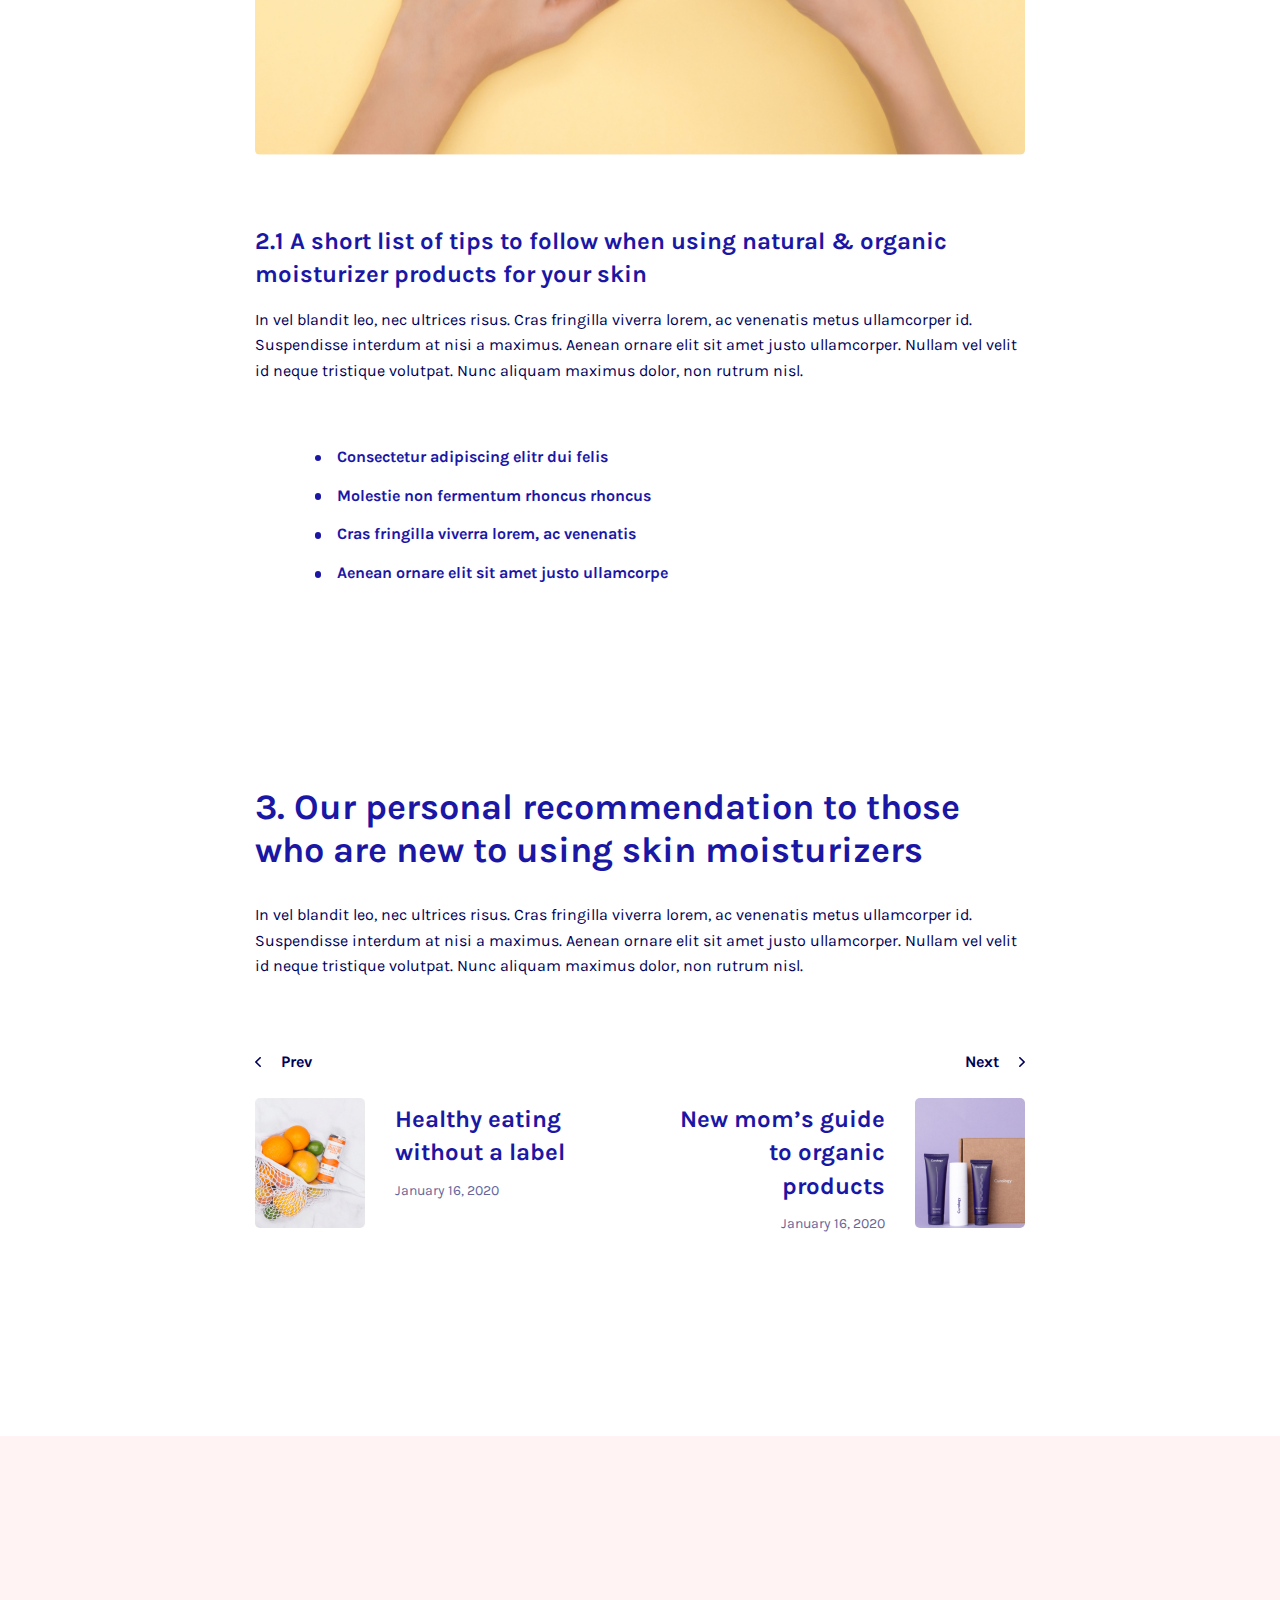
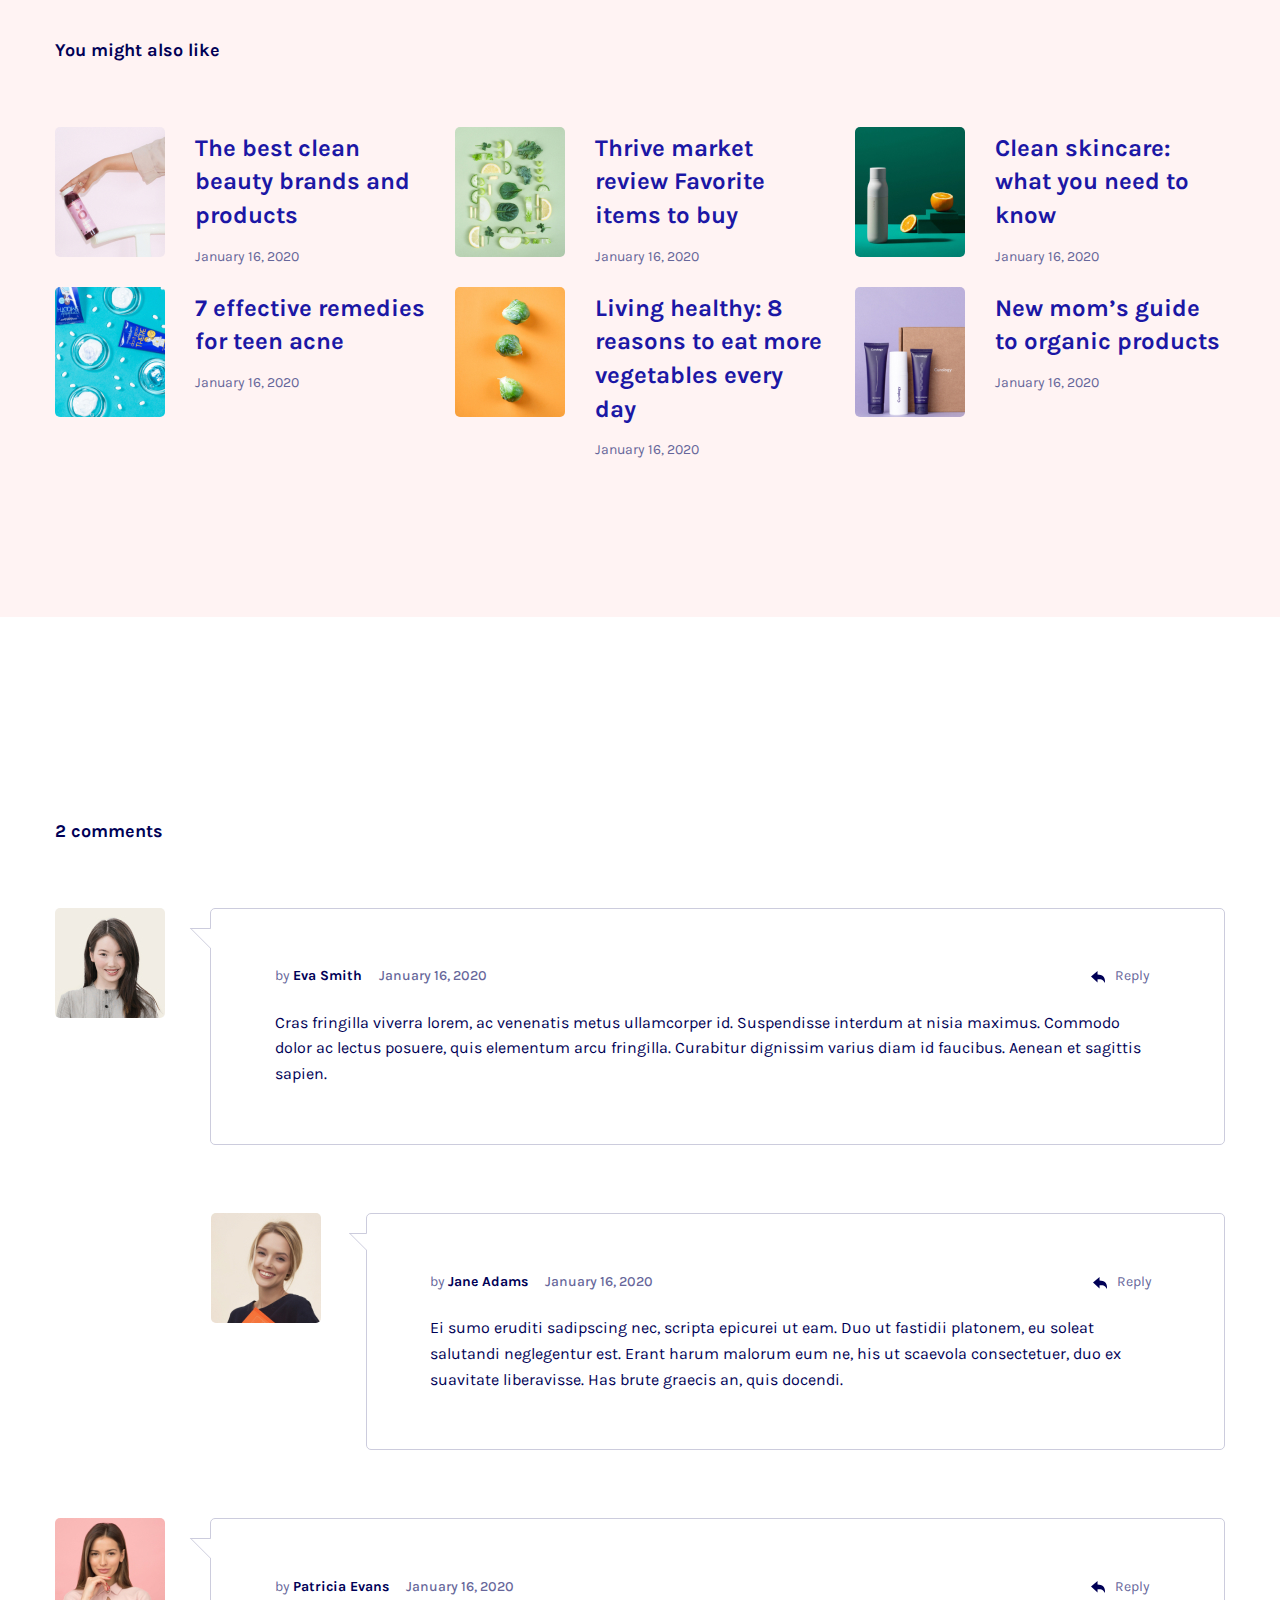
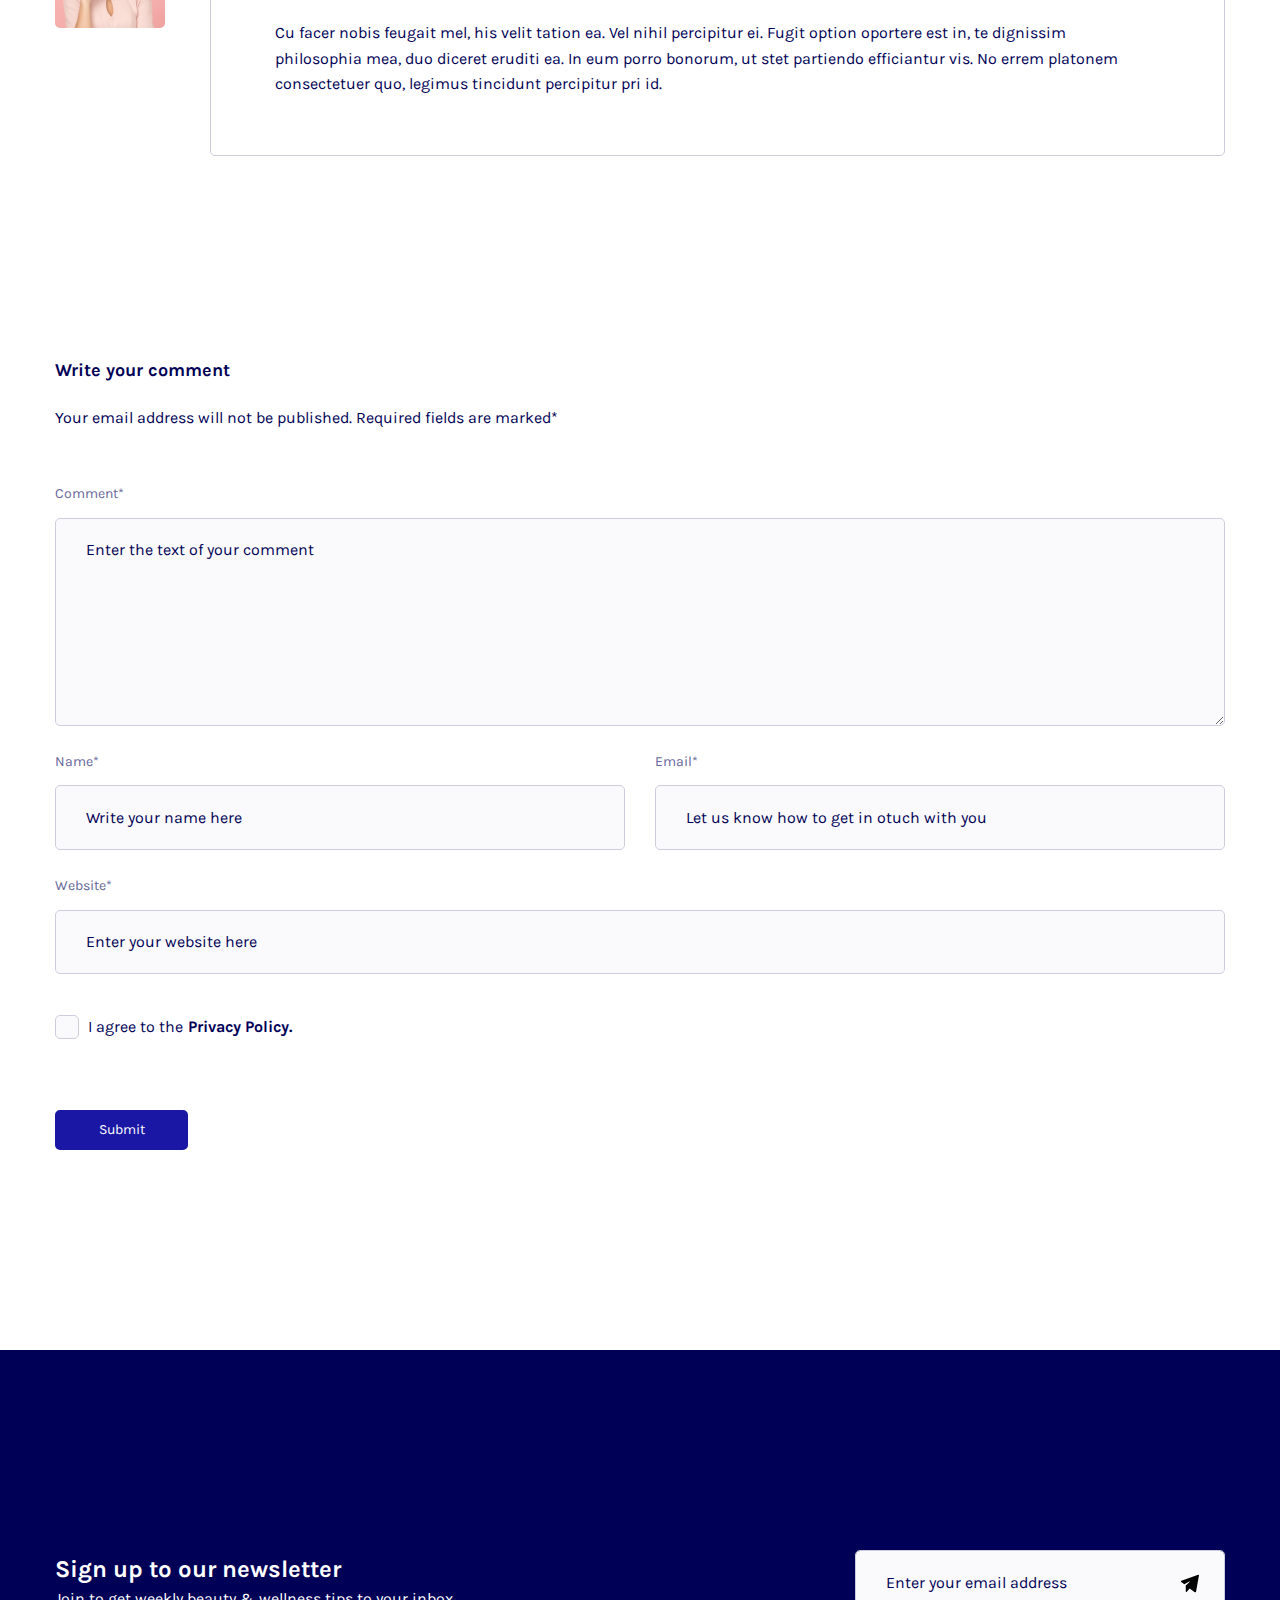
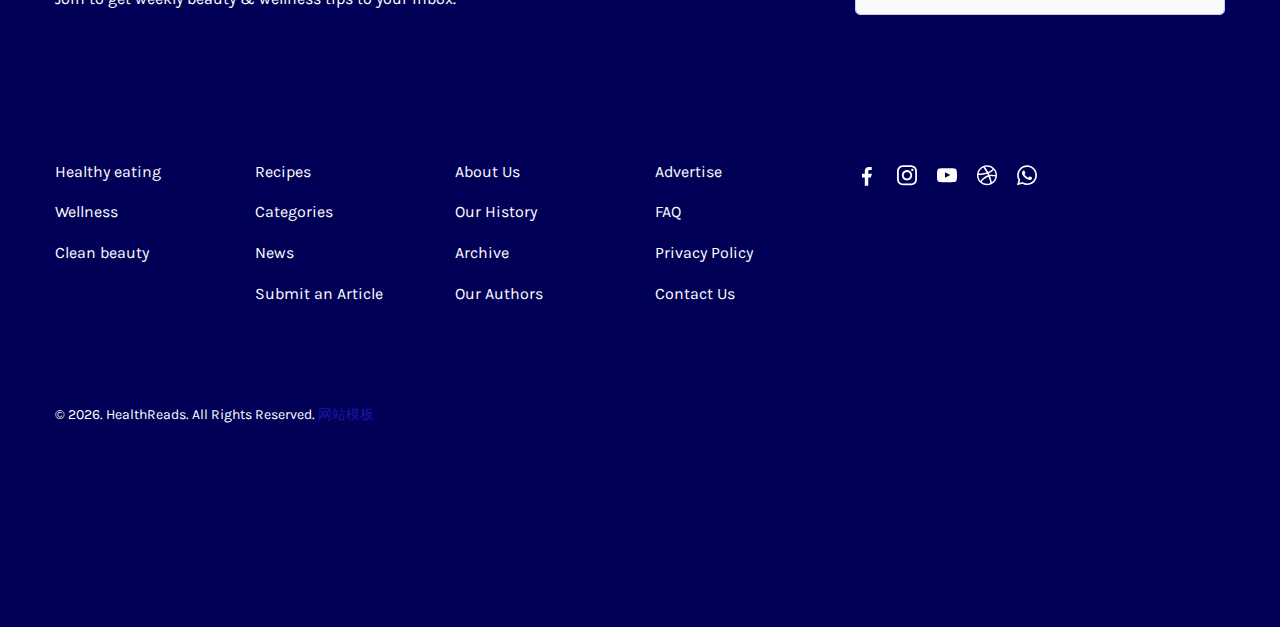
<file: single-post.html>
<!DOCTYPE html>
<html lang="en">
  <head>
    <title>Single post</title>
    <meta charset="utf-8">
    <meta name="viewport" content="width=device-width, height=device-height, initial-scale=1.0">
    <meta http-equiv="X-UA-Compatible" content="IE=edge">
    <link rel="icon" href="images/favicon.ico" type="image/x-icon">
    <link rel="stylesheet" href="components/base/base.css">
    <script src="components/base/core.js"></script>
    <script src="components/base/script.js"></script>
  </head>
  <body>
    <div class="page">
      <!--RD Navbar-->
      <header class="section rd-navbar-wrap" data-preset='{"title":"Navbar Consulting","category":"header","reload":true,"id":"navbar-consulting"}'>
        <nav class="rd-navbar navbar-consulting">
          <div class="navbar-container">
            <div class="navbar-cell">
              <div class="navbar-subpanel">
                <div class="navbar-subpanel-item">
                  <button class="navbar-button navbar-info-button mdi-dots-vertical novi-icon" data-multi-switch='{"targets":".rd-navbar","scope":".rd-navbar","class":"navbar-info-active","isolate":"[data-multi-switch]"}'></button>
                  <div class="navbar-info">
                    <div class="group-16 d-flex"><a class="icon-social" href="#">
                        <svg class="svg-icon" width="10" height="20" viewBox="0 0 10 20" fill="none">
                          <path d="M2.79297 19.625V11.5H0V7.75H2.79297V5.13281C2.79297 4.41667 2.89714 3.79167 3.10547 3.25781C3.32682 2.72396 3.6263 2.28125 4.00391 1.92969C4.39453 1.57812 4.85677 1.31771 5.39062 1.14844C5.92448 0.966146 6.51042 0.875 7.14844 0.875C7.7474 0.875 8.28776 0.894531 8.76953 0.933594C9.2513 0.959635 9.5638 0.985677 9.70703 1.01172V3.98047H7.94922C7.25911 3.98047 6.80339 4.13021 6.58203 4.42969C6.36068 4.72917 6.25 5.11979 6.25 5.60156V7.75H10L8.75 11.5H6.25V19.625H2.79297Z"></path>
                        </svg></a><a class="icon-social" href="#">
                        <svg class="svg-icon" width="20" height="21" viewBox="0 0 20 21">
                          <path d="M10 2.04688C11.3411 2.04688 12.2135 2.05339 12.6172 2.06641C13.0339 2.06641 13.5091 2.07943 14.043 2.10547C14.6159 2.13151 15.1562 2.22266 15.6641 2.37891C16.1849 2.52214 16.6471 2.79557 17.0508 3.19922C17.4544 3.60286 17.7279 4.0651 17.8711 4.58594C18.0273 5.09375 18.1185 5.63411 18.1445 6.20703C18.1706 6.74089 18.1836 7.21615 18.1836 7.63281C18.1966 8.03646 18.2031 8.90885 18.2031 10.25C18.2031 11.5911 18.1966 12.4701 18.1836 12.8867C18.1836 13.2904 18.1706 13.7591 18.1445 14.293C18.1185 14.8659 18.0273 15.4128 17.8711 15.9336C17.7279 16.4414 17.4544 16.8971 17.0508 17.3008C16.6471 17.7044 16.1849 17.9844 15.6641 18.1406C15.1562 18.2839 14.6159 18.3685 14.043 18.3945C13.5091 18.4206 13.0339 18.4401 12.6172 18.4531C12.2135 18.4531 11.3411 18.4531 10 18.4531C8.65885 18.4531 7.77995 18.4531 7.36328 18.4531C6.95964 18.4401 6.49089 18.4206 5.95703 18.3945C5.38411 18.3685 4.83724 18.2839 4.31641 18.1406C3.80859 17.9844 3.35286 17.7044 2.94922 17.3008C2.54557 16.8971 2.26562 16.4414 2.10938 15.9336C1.96615 15.4128 1.88151 14.8659 1.85547 14.293C1.82943 13.7591 1.8099 13.2904 1.79688 12.8867C1.79688 12.4701 1.79688 11.5911 1.79688 10.25C1.79688 8.90885 1.79688 8.03646 1.79688 7.63281C1.8099 7.21615 1.82943 6.74089 1.85547 6.20703C1.88151 5.63411 1.96615 5.09375 2.10938 4.58594C2.26562 4.0651 2.54557 3.60286 2.94922 3.19922C3.35286 2.79557 3.80859 2.52214 4.31641 2.37891C4.83724 2.22266 5.38411 2.13151 5.95703 2.10547C6.49089 2.07943 6.95964 2.06641 7.36328 2.06641C7.77995 2.05339 8.65885 2.04688 10 2.04688ZM10 0.25C8.64583 0.25 7.75391 0.25651 7.32422 0.269531C6.89453 0.269531 6.41276 0.282552 5.87891 0.308594C5.05859 0.347656 4.29688 0.484375 3.59375 0.71875C2.89062 0.953125 2.2526 1.35677 1.67969 1.92969C1.10677 2.5026 0.703125 3.14062 0.46875 3.84375C0.234375 4.54688 0.0976562 5.30859 0.0585938 6.12891C0.0325521 6.66276 0.0130208 7.14453 0 7.57422C0 8.00391 0 8.89583 0 10.25C0 11.6042 0 12.4961 0 12.9258C0.0130208 13.3555 0.0325521 13.8372 0.0585938 14.3711C0.0976562 15.1914 0.234375 15.9531 0.46875 16.6562C0.703125 17.3594 1.10677 17.9974 1.67969 18.5703C2.2526 19.1432 2.89062 19.5469 3.59375 19.7812C4.29688 20.0156 5.05859 20.1523 5.87891 20.1914C6.41276 20.2174 6.89453 20.2305 7.32422 20.2305C7.75391 20.2435 8.64583 20.25 10 20.25C11.3542 20.25 12.2461 20.2435 12.6758 20.2305C13.1055 20.2305 13.5872 20.2174 14.1211 20.1914C14.9414 20.1523 15.7031 20.0156 16.4062 19.7812C17.1094 19.5469 17.7474 19.1432 18.3203 18.5703C18.8932 17.9974 19.2969 17.3594 19.5312 16.6562C19.7656 15.9531 19.9023 15.1914 19.9414 14.3711C19.9674 13.8372 19.9805 13.3555 19.9805 12.9258C19.9935 12.4961 20 11.6042 20 10.25C20 8.89583 19.9935 8.00391 19.9805 7.57422C19.9805 7.14453 19.9674 6.66276 19.9414 6.12891C19.9023 5.30859 19.7656 4.54688 19.5312 3.84375C19.2969 3.14062 18.8932 2.5026 18.3203 1.92969C17.7474 1.35677 17.1094 0.953125 16.4062 0.71875C15.7031 0.484375 14.9414 0.347656 14.1211 0.308594C13.5872 0.282552 13.1055 0.269531 12.6758 0.269531C12.2461 0.25651 11.3542 0.25 10 0.25ZM10 5.11328C9.29688 5.11328 8.63281 5.25 8.00781 5.52344C7.38281 5.78385 6.83594 6.14844 6.36719 6.61719C5.89844 7.08594 5.52734 7.63281 5.25391 8.25781C4.99349 8.88281 4.86328 9.54688 4.86328 10.25C4.86328 10.9531 4.99349 11.6172 5.25391 12.2422C5.52734 12.8672 5.89844 13.4141 6.36719 13.8828C6.83594 14.3516 7.38281 14.7227 8.00781 14.9961C8.63281 15.2565 9.29688 15.3867 10 15.3867C10.7031 15.3867 11.3672 15.2565 11.9922 14.9961C12.6172 14.7227 13.1641 14.3516 13.6328 13.8828C14.1016 13.4141 14.4661 12.8672 14.7266 12.2422C15 11.6172 15.1367 10.9531 15.1367 10.25C15.1367 9.54688 15 8.88281 14.7266 8.25781C14.4661 7.63281 14.1016 7.08594 13.6328 6.61719C13.1641 6.14844 12.6172 5.78385 11.9922 5.52344C11.3672 5.25 10.7031 5.11328 10 5.11328ZM10 13.5898C9.07552 13.5898 8.28776 13.2643 7.63672 12.6133C6.98568 11.9622 6.66016 11.1745 6.66016 10.25C6.66016 9.32552 6.98568 8.53776 7.63672 7.88672C8.28776 7.23568 9.07552 6.91016 10 6.91016C10.9245 6.91016 11.7122 7.23568 12.3633 7.88672C13.0143 8.53776 13.3398 9.32552 13.3398 10.25C13.3398 11.1745 13.0143 11.9622 12.3633 12.6133C11.7122 13.2643 10.9245 13.5898 10 13.5898ZM16.543 4.91797C16.543 5.24349 16.4258 5.52344 16.1914 5.75781C15.957 5.99219 15.6706 6.10938 15.332 6.10938C15.0065 6.10938 14.7266 5.99219 14.4922 5.75781C14.2578 5.52344 14.1406 5.24349 14.1406 4.91797C14.1406 4.57943 14.2578 4.29297 14.4922 4.05859C14.7266 3.82422 15.0065 3.70703 15.332 3.70703C15.6706 3.70703 15.957 3.82422 16.1914 4.05859C16.4258 4.29297 16.543 4.57943 16.543 4.91797Z"></path>
                        </svg></a><a class="icon-social" href="#">
                        <svg class="svg-icon" width="20" height="15" viewBox="0 0 20 15">
                          <path d="M19.8047 3.24609C19.8047 3.24609 19.7461 2.99219 19.6289 2.48438C19.5117 1.97656 19.3034 1.57292 19.0039 1.27344C18.6263 0.869792 18.2422 0.635417 17.8516 0.570312C17.474 0.492188 17.1875 0.440104 16.9922 0.414062C16.3021 0.361979 15.5469 0.322917 14.7266 0.296875C13.9062 0.270833 13.1445 0.251302 12.4414 0.238281C11.7513 0.22526 11.1719 0.21875 10.7031 0.21875C10.2344 0.21875 10 0.21875 10 0.21875C10 0.21875 9.76562 0.21875 9.29688 0.21875C8.82812 0.21875 8.24219 0.22526 7.53906 0.238281C6.84896 0.251302 6.09375 0.270833 5.27344 0.296875C4.45312 0.322917 3.69792 0.361979 3.00781 0.414062C2.8125 0.440104 2.51953 0.492188 2.12891 0.570312C1.7513 0.635417 1.3737 0.869792 0.996094 1.27344C0.696615 1.57292 0.488281 1.97656 0.371094 2.48438C0.253906 2.99219 0.195312 3.24609 0.195312 3.24609C0.195312 3.24609 0.16276 3.58464 0.0976562 4.26172C0.0325521 4.9388 0 5.68099 0 6.48828V8.01172C0 8.81901 0.0325521 9.5612 0.0976562 10.2383C0.16276 10.9023 0.195312 11.2344 0.195312 11.2344C0.195312 11.2344 0.253906 11.4948 0.371094 12.0156C0.488281 12.5234 0.696615 12.9271 0.996094 13.2266C1.3737 13.6302 1.77734 13.8646 2.20703 13.9297C2.64974 13.9948 2.98177 14.0469 3.20312 14.0859C3.60677 14.125 4.1862 14.1576 4.94141 14.1836C5.69661 14.2096 6.44531 14.2292 7.1875 14.2422C7.94271 14.2552 8.60026 14.2682 9.16016 14.2812C9.72005 14.2812 10 14.2812 10 14.2812C10 14.2812 10.2344 14.2812 10.7031 14.2812C11.1719 14.2812 11.7513 14.2747 12.4414 14.2617C13.1445 14.2487 13.9062 14.2292 14.7266 14.2031C15.5469 14.1641 16.3021 14.1185 16.9922 14.0664C17.1875 14.0534 17.474 14.0143 17.8516 13.9492C18.2422 13.8711 18.6263 13.6302 19.0039 13.2266C19.3034 12.9271 19.5117 12.5234 19.6289 12.0156C19.7461 11.4948 19.8047 11.2344 19.8047 11.2344C19.8047 11.2344 19.8372 10.9023 19.9023 10.2383C19.9674 9.5612 20 8.81901 20 8.01172V6.48828C20 5.68099 19.9674 4.9388 19.9023 4.26172C19.8372 3.58464 19.8047 3.24609 19.8047 3.24609ZM7.92969 9.84766V4.22266L13.3398 7.03516L7.92969 9.84766Z"></path>
                        </svg></a><a class="icon-social" href="#">
                        <svg class="svg-icon" width="20" height="21" viewBox="0 0 20 21">
                          <path d="M10 20.25C8.61979 20.25 7.32422 19.9831 6.11328 19.4492C4.90234 18.9284 3.84115 18.2188 2.92969 17.3203C2.03125 16.4089 1.3151 15.3477 0.78125 14.1367C0.260417 12.9258 0 11.6302 0 10.25C0 8.86979 0.260417 7.57422 0.78125 6.36328C1.3151 5.15234 2.03125 4.09766 2.92969 3.19922C3.84115 2.28776 4.90234 1.57161 6.11328 1.05078C7.32422 0.516927 8.61979 0.25 10 0.25C11.3802 0.25 12.6758 0.516927 13.8867 1.05078C15.0977 1.57161 16.1523 2.28776 17.0508 3.19922C17.9622 4.09766 18.6784 5.15234 19.1992 6.36328C19.7331 7.57422 20 8.86979 20 10.25C20 11.6302 19.7331 12.9258 19.1992 14.1367C18.6784 15.3477 17.9622 16.4089 17.0508 17.3203C16.1523 18.2188 15.0977 18.9284 13.8867 19.4492C12.6758 19.9831 11.3802 20.25 10 20.25ZM18.4375 11.6172C18.3594 11.5911 18.1641 11.5391 17.8516 11.4609C17.5391 11.3828 17.1419 11.3112 16.6602 11.2461C16.1914 11.181 15.651 11.1419 15.0391 11.1289C14.4271 11.1029 13.7826 11.1419 13.1055 11.2461C13.3919 12.0143 13.6328 12.7435 13.8281 13.4336C14.0234 14.1107 14.1862 14.7161 14.3164 15.25C14.4596 15.7839 14.5638 16.2331 14.6289 16.5977C14.707 16.9622 14.7526 17.2096 14.7656 17.3398C15.2474 17.0143 15.6901 16.6497 16.0938 16.2461C16.4974 15.8294 16.8555 15.3802 17.168 14.8984C17.4935 14.4036 17.7604 13.8828 17.9688 13.3359C18.1771 12.7891 18.3333 12.2161 18.4375 11.6172ZM13.3398 18.1211C13.3008 17.9388 13.2422 17.6458 13.1641 17.2422C13.0859 16.8255 12.9753 16.3372 12.832 15.7773C12.6888 15.2044 12.5065 14.5664 12.2852 13.8633C12.0768 13.1602 11.8229 12.4245 11.5234 11.6562C11.5104 11.6562 11.4974 11.6562 11.4844 11.6562C11.4714 11.6562 11.4648 11.6628 11.4648 11.6758C10.2539 12.0924 9.23177 12.5938 8.39844 13.1797C7.5651 13.7526 6.88151 14.3125 6.34766 14.8594C5.82682 15.3932 5.44271 15.8685 5.19531 16.2852C4.94792 16.6888 4.80469 16.9297 4.76562 17.0078C5.48177 17.5677 6.28255 18.0104 7.16797 18.3359C8.06641 18.6484 9.01042 18.8047 10 18.8047C10.5859 18.8047 11.1589 18.7461 11.7188 18.6289C12.2786 18.5117 12.819 18.3424 13.3398 18.1211ZM3.65234 15.9727C3.70443 15.8945 3.88672 15.6211 4.19922 15.1523C4.51172 14.6836 4.96094 14.1562 5.54688 13.5703C6.13281 12.9714 6.84245 12.3724 7.67578 11.7734C8.52214 11.1745 9.4987 10.6927 10.6055 10.3281C10.6576 10.3151 10.7096 10.3021 10.7617 10.2891C10.8138 10.276 10.8724 10.2565 10.9375 10.2305C10.8333 9.99609 10.7227 9.75521 10.6055 9.50781C10.4883 9.26042 10.3646 9.01953 10.2344 8.78516C9.16667 9.11068 8.125 9.35807 7.10938 9.52734C6.10677 9.68359 5.20182 9.80078 4.39453 9.87891C3.58724 9.94401 2.91667 9.98307 2.38281 9.99609C1.86198 9.99609 1.55599 9.99609 1.46484 9.99609C1.46484 10.0482 1.46484 10.0938 1.46484 10.1328C1.46484 10.1719 1.46484 10.2174 1.46484 10.2695C1.46484 10.8164 1.51042 11.3503 1.60156 11.8711C1.70573 12.3919 1.84896 12.8932 2.03125 13.375C2.22656 13.8568 2.46094 14.319 2.73438 14.7617C3.00781 15.1914 3.3138 15.5951 3.65234 15.9727ZM1.64062 8.51172C1.73177 8.51172 2.00521 8.51172 2.46094 8.51172C2.92969 8.4987 3.51562 8.45964 4.21875 8.39453C4.9349 8.32943 5.7487 8.22526 6.66016 8.08203C7.58464 7.9388 8.54167 7.73698 9.53125 7.47656C9.17969 6.85156 8.82812 6.25911 8.47656 5.69922C8.125 5.1263 7.79948 4.61849 7.5 4.17578C7.21354 3.73307 6.96615 3.36849 6.75781 3.08203C6.54948 2.79557 6.41927 2.61328 6.36719 2.53516C5.76823 2.82161 5.20833 3.16667 4.6875 3.57031C4.17969 3.97396 3.71745 4.4362 3.30078 4.95703C2.89714 5.46484 2.55208 6.01823 2.26562 6.61719C1.99219 7.21615 1.78385 7.84766 1.64062 8.51172ZM8.00781 1.94922C8.0599 2.04036 8.1901 2.22917 8.39844 2.51562C8.60677 2.80208 8.86068 3.16667 9.16016 3.60938C9.45964 4.05208 9.78516 4.5599 10.1367 5.13281C10.4883 5.70573 10.8398 6.31771 11.1914 6.96875C12.7018 6.39583 13.8021 5.76432 14.4922 5.07422C15.1953 4.38411 15.5859 3.98698 15.6641 3.88281C14.9089 3.20573 14.043 2.67839 13.0664 2.30078C12.1029 1.91016 11.0807 1.71484 10 1.71484C9.66146 1.71484 9.32292 1.74089 8.98438 1.79297C8.64583 1.83203 8.32031 1.88411 8.00781 1.94922ZM16.6211 4.85938C16.569 4.92448 16.4388 5.07422 16.2305 5.30859C16.0221 5.54297 15.7227 5.82292 15.332 6.14844C14.9544 6.47396 14.4727 6.82552 13.8867 7.20312C13.3138 7.56771 12.6302 7.91276 11.8359 8.23828C11.9401 8.43359 12.0378 8.63542 12.1289 8.84375C12.2331 9.05208 12.3242 9.26042 12.4023 9.46875C12.4414 9.54688 12.474 9.625 12.5 9.70312C12.526 9.76823 12.5586 9.83333 12.5977 9.89844C13.3008 9.82031 13.9909 9.78776 14.668 9.80078C15.3581 9.80078 15.9766 9.83333 16.5234 9.89844C17.0703 9.95052 17.526 10.0091 17.8906 10.0742C18.2552 10.1263 18.4701 10.1654 18.5352 10.1914C18.5352 9.17578 18.3594 8.21875 18.0078 7.32031C17.6693 6.40885 17.207 5.58854 16.6211 4.85938Z"></path>
                        </svg></a><a class="icon-social" href="#">
                        <svg class="svg-icon" width="20" height="21" viewBox="0 0 20 21">
                          <path d="M0.0390625 20.25L1.44531 15.1133C1.01562 14.3581 0.690104 13.5638 0.46875 12.7305C0.247396 11.8841 0.136719 11.0247 0.136719 10.1523C0.136719 8.78516 0.397135 7.5026 0.917969 6.30469C1.4388 5.10677 2.14193 4.05859 3.02734 3.16016C3.92578 2.26172 4.97396 1.55208 6.17188 1.03125C7.38281 0.510417 8.67188 0.25 10.0391 0.25C10.7031 0.25 11.3542 0.315104 11.9922 0.445312C12.6302 0.575521 13.2422 0.764323 13.8281 1.01172C14.4271 1.24609 14.9935 1.54557 15.5273 1.91016C16.0742 2.27474 16.582 2.69141 17.0508 3.16016C17.5195 3.62891 17.9362 4.13672 18.3008 4.68359C18.6654 5.21745 18.9648 5.78385 19.1992 6.38281C19.4466 6.96875 19.6354 7.58073 19.7656 8.21875C19.8958 8.85677 19.9609 9.50781 19.9609 10.1719C19.9609 11.5391 19.7005 12.8216 19.1797 14.0195C18.6589 15.2174 17.9492 16.2656 17.0508 17.1641C16.1523 18.0625 15.0977 18.7721 13.8867 19.293C12.6888 19.8138 11.4062 20.0742 10.0391 20.0742C9.20573 20.0742 8.38542 19.9701 7.57812 19.7617C6.78385 19.5664 6.02214 19.2669 5.29297 18.8633L0.0390625 20.25ZM5.54688 17.0859L5.83984 17.2617C6.47786 17.6393 7.14844 17.9258 7.85156 18.1211C8.56771 18.3034 9.29688 18.401 10.0391 18.4141C11.1719 18.4141 12.2396 18.1992 13.2422 17.7695C14.2448 17.3268 15.1172 16.7344 15.8594 15.9922C16.6146 15.25 17.207 14.3776 17.6367 13.375C18.0664 12.3724 18.2812 11.3047 18.2812 10.1719C18.2812 9.61198 18.2292 9.07161 18.125 8.55078C18.0208 8.01693 17.8646 7.5026 17.6562 7.00781C17.4479 6.51302 17.194 6.04427 16.8945 5.60156C16.5951 5.14583 16.2565 4.72266 15.8789 4.33203C15.4883 3.94141 15.0651 3.59635 14.6094 3.29688C14.1667 2.9974 13.6979 2.75 13.2031 2.55469C12.7083 2.34635 12.194 2.1901 11.6602 2.08594C11.1393 1.98177 10.599 1.92969 10.0391 1.92969C8.90625 1.92969 7.83854 2.14453 6.83594 2.57422C5.83333 3.00391 4.96094 3.59635 4.21875 4.35156C3.47656 5.09375 2.88411 5.96615 2.44141 6.96875C2.01172 7.95833 1.79688 9.01953 1.79688 10.1523C1.79688 10.9336 1.90104 11.7018 2.10938 12.457C2.33073 13.1992 2.64974 13.8958 3.06641 14.5469L3.26172 14.8594L2.42188 17.8867L5.54688 17.0859ZM7.55859 6.01172C7.46745 5.77734 7.36979 5.65365 7.26562 5.64062C7.17448 5.61458 7.08984 5.60156 7.01172 5.60156C6.93359 5.58854 6.85547 5.58203 6.77734 5.58203C6.69922 5.58203 6.61458 5.58203 6.52344 5.58203C6.44531 5.58203 6.34115 5.60156 6.21094 5.64062C6.09375 5.67969 5.98307 5.76432 5.87891 5.89453C5.76172 6.01172 5.58594 6.23307 5.35156 6.55859C5.11719 6.88411 5 7.35286 5 7.96484C5 8.57682 5.14974 9.13672 5.44922 9.64453C5.76172 10.1523 5.95052 10.4453 6.01562 10.5234C6.04167 10.5625 6.15885 10.7318 6.36719 11.0312C6.58854 11.3177 6.88151 11.6562 7.24609 12.0469C7.61068 12.4375 8.04688 12.8411 8.55469 13.2578C9.0625 13.6615 9.62891 13.9935 10.2539 14.2539C10.5404 14.3841 10.8008 14.4948 11.0352 14.5859C11.2695 14.6641 11.4779 14.7292 11.6602 14.7812C11.9596 14.8724 12.2396 14.918 12.5 14.918C12.7604 14.918 13.0013 14.9049 13.2227 14.8789C13.457 14.8398 13.7695 14.7096 14.1602 14.4883C14.5508 14.2539 14.7917 13.9935 14.8828 13.707C14.987 13.4206 15.0456 13.1667 15.0586 12.9453C15.0716 12.7109 15.0651 12.5677 15.0391 12.5156C15 12.4635 14.9414 12.418 14.8633 12.3789C14.7852 12.3398 14.6875 12.2943 14.5703 12.2422C14.4401 12.1771 14.1536 12.0404 13.7109 11.832C13.2682 11.6107 12.9883 11.474 12.8711 11.4219C12.7539 11.3828 12.6497 11.3633 12.5586 11.3633C12.4805 11.3633 12.3958 11.4284 12.3047 11.5586C12.2266 11.6758 12.0964 11.8451 11.9141 12.0664C11.7318 12.2878 11.6016 12.4375 11.5234 12.5156C11.4583 12.6068 11.3802 12.6589 11.2891 12.6719C11.2109 12.6719 11.1133 12.6458 10.9961 12.5938C10.8659 12.5286 10.6185 12.4115 10.2539 12.2422C9.88932 12.0729 9.47266 11.7799 9.00391 11.3633C8.6263 11.0247 8.32031 10.6862 8.08594 10.3477C7.85156 9.99609 7.69531 9.76172 7.61719 9.64453C7.55208 9.51432 7.53906 9.41667 7.57812 9.35156C7.61719 9.27344 7.66927 9.20182 7.73438 9.13672C7.78646 9.08464 7.84505 9.01953 7.91016 8.94141C7.97526 8.85026 8.04036 8.77214 8.10547 8.70703C8.17057 8.62891 8.21615 8.5638 8.24219 8.51172C8.26823 8.44661 8.30078 8.375 8.33984 8.29688C8.39193 8.20573 8.41146 8.1276 8.39844 8.0625C8.38542 7.98438 8.35938 7.91276 8.32031 7.84766C8.29427 7.79557 8.18359 7.54167 7.98828 7.08594C7.80599 6.61719 7.66276 6.25911 7.55859 6.01172Z"></path>
                        </svg></a></div>
                  </div>
                </div>
              </div>
            </div>
            <div class="navbar-cell">
              <div class="navbar-panel">
                <button class="navbar-switch int-hamburger novi-icon" data-multi-switch='{"targets":".rd-navbar","scope":".rd-navbar","isolate":"[data-multi-switch]"}'></button>
                <div class="navbar-logo">
                  <!-- Logo-->
                  <div class="logo"><a class="logo-link" href="index.html"><img class="logo-image-default" src="images/logo-default-204x38.svg" alt="HealthReads" width="204" height="38"/><img class="logo-image-inverse" src="images/logo-inverse-204x38.svg" alt="HealthReads" width="204" height="38"/></a></div>
                </div>
              </div>
            </div>
            <div class="navbar-cell">
              <ul class="navbar-navigation rd-navbar-nav">
                <li class="navbar-navigation-root-item"><a class="navbar-navigation-root-link" href="index.html">Home</a>
                </li>
                <li class="navbar-navigation-root-item"><a class="navbar-navigation-root-link" href="about.html">About</a>
                </li>
                <li class="navbar-navigation-root-item active"><a class="navbar-navigation-root-link" href="#">Categories</a>
                  <ul class="navbar-navigation-dropdown rd-navbar-dropdown">
                    <li class="navbar-navigation-back">
                      <button class="navbar-navigation-back-btn">Back</button>
                    </li>
                    <li class="navbar-navigation-dropdown-item"><a class="navbar-navigation-dropdown-link" href="blog.html">Clean beauty</a>
                    </li>
                    <li class="navbar-navigation-dropdown-item"><a class="navbar-navigation-dropdown-link" href="blog.html">Healthy eating</a>
                    </li>
                    <li class="navbar-navigation-dropdown-item"><a class="navbar-navigation-dropdown-link" href="blog.html">Wellness</a>
                    </li>
                    <li class="navbar-navigation-dropdown-item active"><a class="navbar-navigation-dropdown-link" href="single-post.html">Single post</a>
                    </li>
                  </ul>
                </li>
                <li class="navbar-navigation-root-item"><a class="navbar-navigation-root-link" href="#">Pages</a>
                  <ul class="navbar-navigation-dropdown rd-navbar-dropdown">
                    <li class="navbar-navigation-back">
                      <button class="navbar-navigation-back-btn">Back</button>
                    </li>
                    <li class="navbar-navigation-dropdown-item"><a class="navbar-navigation-dropdown-link" href="typography.html">Typography</a>
                    </li>
                    <li class="navbar-navigation-dropdown-item"><a class="navbar-navigation-dropdown-link" href="buttons.html">Buttons</a>
                    </li>
                    <li class="navbar-navigation-dropdown-item"><a class="navbar-navigation-dropdown-link" href="grid-system.html">Grid system</a>
                    </li>
                    <li class="navbar-navigation-dropdown-item"><a class="navbar-navigation-dropdown-link" href="search-results.html">Search results</a>
                    </li>
                    <li class="navbar-navigation-dropdown-item"><a class="navbar-navigation-dropdown-link" href="privacy-policy.html">Privacy policy</a>
                    </li>
                  </ul>
                </li>
                <li class="navbar-navigation-root-item"><a class="navbar-navigation-root-link" href="contact-us.html">Contact Us</a>
                </li>
              </ul>
              <div class="navbar-search-box">
                <div class="navbar-search">
                  <div class="navbar-search-container">
                    <form class="navbar-search-form" action="search-results.html" method="GET" data-rd-search='{"output":".navbar-search-results","mode":"live","liveResults":3,"template":"<h5 class=\"search-title\"><a target=\"_top\" href=\"#{href}\" class=\"search-link\">#{title}</a></h5><p>...#{token}...</p>"}'>
                      <button class="navbar-search-btn int-search novi-icon"></button>
                      <input class="navbar-search-input" type="text" placeholder="Looking for something?" autocomplete="off" name="s"/>
                      <button class="navbar-search-close search-switch int-close novi-icon" type="button" data-multi-switch='{"targets":".rd-navbar","scope":".rd-navbar","class":"navbar-search-active","isolate":"[data-multi-switch]:not(.search-switch)"}'></button>
                    </form>
                  </div>
                </div>
                <div class="navbar-search-results">No results</div>
                <button class="navbar-button search-switch int-search novi-icon" data-multi-switch='{"targets":".rd-navbar","scope":".rd-navbar","class":"navbar-search-active","isolate":"[data-multi-switch]:not(.search-switch)"}'></button>
              </div>
            </div>
          </div>
        </nav>
      </header>

      <!-- Post-->
      <section class="section section-lg bg-white">
        <div class="container">
          <div class="row justify-content-center">
            <div class="col-xl-8 col-lg-10">
              <div class="badge">Clean beauty</div>
              <h1>The best non-toxic <br class='d-none d-xl-block'> face moisturizers</h1>
              <div class="post-meta justify-content-between">
                <div>
                  <div class="post-meta-col">
                    <div class="post-meta-item">by <a class='post-meta-link' href='#'>Adam Smith</a></div>
                    <div class="post-meta-item">
                      <time datetime="2020">January 16, 2020</time>
                    </div>
                  </div>
                </div>
                <div>
                  <div class="post-meta-col">
                    <div class="post-meta-item">
                      <svg class="icon svg-icon" width="15" height="13">
                        <path d="M7.5 0C6.44531 0 5.45898 0.149425 4.54102 0.448276C3.63281 0.747126 2.8418 1.16272 2.16797 1.69504C1.49414 2.21803 0.961914 2.83441 0.571289 3.54418C0.19043 4.25395 0 5.01509 0 5.82759C0 6.64943 0.195312 7.4199 0.585938 8.13901C0.986328 8.85812 1.52344 9.48851 2.19727 10.0302C2.88086 10.5718 3.67676 11.0014 4.58496 11.319C5.49316 11.6272 6.46484 11.7812 7.5 11.7812C7.82227 11.7812 8.14453 11.7626 8.4668 11.7252C8.78906 11.6879 9.11133 11.6365 9.43359 11.5711L12.9492 12.972C12.9785 12.9813 13.0078 12.9907 13.0371 13C13.0664 13 13.0957 13 13.125 13C13.1738 13 13.2227 12.9953 13.2715 12.986C13.3203 12.9673 13.3643 12.944 13.4033 12.9159C13.4619 12.8693 13.5107 12.8132 13.5498 12.7478C13.5889 12.6731 13.6035 12.5984 13.5938 12.5237L13.3594 9.53987C13.8867 9.00754 14.292 8.42385 14.5752 7.78879C14.8584 7.15374 15 6.5 15 5.82759C15 5.01509 14.8047 4.25395 14.4141 3.54418C14.0332 2.83441 13.5059 2.21803 12.832 1.69504C12.1582 1.16272 11.3623 0.747126 10.4443 0.448276C9.53613 0.149425 8.55469 0 7.5 0ZM12.5537 9.04957C12.5049 9.08692 12.4658 9.13829 12.4365 9.20366C12.417 9.26904 12.4121 9.33441 12.4219 9.39978L12.5977 11.8653L9.65332 10.6886C9.62402 10.6792 9.59473 10.6746 9.56543 10.6746C9.53613 10.6652 9.50684 10.6606 9.47754 10.6606C9.45801 10.6606 9.43848 10.6606 9.41895 10.6606C9.39941 10.6606 9.37988 10.6652 9.36035 10.6746C9.05762 10.7399 8.75 10.7913 8.4375 10.8287C8.125 10.866 7.8125 10.8847 7.5 10.8847C6.5918 10.8847 5.7373 10.754 4.93652 10.4925C4.14551 10.2216 3.45215 9.8574 2.85645 9.39978C2.27051 8.94217 1.80176 8.40984 1.4502 7.8028C1.1084 7.18642 0.9375 6.52802 0.9375 5.82759C0.9375 5.13649 1.10352 4.4921 1.43555 3.8944C1.77734 3.28736 2.24121 2.76437 2.82715 2.32543C3.42285 1.87716 4.12109 1.52694 4.92188 1.27478C5.72266 1.02263 6.58203 0.896552 7.5 0.896552C8.41797 0.896552 9.27734 1.02263 10.0781 1.27478C10.8789 1.52694 11.5723 1.87716 12.1582 2.32543C12.7539 2.76437 13.2178 3.28736 13.5498 3.8944C13.8916 4.4921 14.0625 5.13649 14.0625 5.82759C14.0625 6.41595 13.9307 6.98563 13.667 7.53664C13.4131 8.08764 13.042 8.59195 12.5537 9.04957Z"></path>
                      </svg><span class="ml-2">2</span>
                    </div>
                    <div class="post-meta-item">
                      tags:
                      <a class='post-meta-link' href='#'>beauty</a>,
                      <a class='post-meta-link' href='#'>clean</a>,
                      <a class='post-meta-link' href='#'>cosmetics</a>,
                      <a class='post-meta-link' href='#'>organic</a>
                    </div>
                  </div>
                </div>
              </div><img class="rounded offset-lg" src="images/post-01-830x494.jpg" alt="" width="830" height="494"/>
              <p class="offset-lg">Curabitur mollis pellentesque odio in dignis sim. Quisque aliquam, justo id malesuada tincidunt, lorem eros tempor mauris, at consectetur nisl est sit amet odio. Donec et porttitor elit, pretium sodales arcu. Phasellus volutpat suscipit ex sit amet ultrices.</p>
              <p>Morbi tempor lacus sapien, vel elementum odio rutrum ac. Cras id blandit neque. Proin justo ex, commodo eu neque sed, porttitor mattis mauris. Nunc lacus metus, pretium et justo.</p>
              <h3>1. The recommended selection of organic skin moisturizers that you can afford</h3>
              <p>Lorem ipsum dolor sit amet, consectetur adipiscing elit. Integer dui felis, molestie non fermentum et, rhoncus rhoncus tortor. In vel blandit leo, nec ultrices risus. Cras fringilla viverra lorem, ac venenatis metus ullamcorper id. Suspendisse interdum at nisi a maximus. Aenean ornare elit sit amet justo ullamcorper. Nullam vel velit id neque tristique volutpat. Nunc aliquam maximus dolor, non rutrum nisl pretium vel. Donec quis purus lectus.</p>
              <p>Integer dui felis, molestie non fermentum et, rhoncus rhoncus tortor. In vel blandit leo, nec ultrices risus. Cras fringilla viverra lorem, ac venenatis metus ullamcorper id. Suspendisse interdum at nisi a maximus. Aenean ornare elit sit amet.  Nullam vel velit id neque tristique volutpat. Nunc aliquam maximus dolor, non rutrum nisl pretium vel.</p>
              <p>Lorem ipsum dolor sit amet, consectetur adipiscing elit. Integer dui felis, molestie non fermentum et, rhoncus rhoncus tortor. In vel blandit leo, nec ultrices risus. Aliquam erat volutpat. Integer egestas arcu non nisl aliquam dapibus. Integer auctor sit amet lorem eu placerat.</p>
              <ul class="list list-ordered font-weight-bold text-primary">
                <li class="list-item">Consectetur adipiscing elitr dui felis</li>
                <li class="list-item">Molestie non fermentum rhoncus rhoncus</li>
                <li class="list-item">Cras fringilla viverra lorem, ac venenatis</li>
                <li class="list-item">Aenean ornare elit sit amet justo ullamcorpe</li>
              </ul>
              <p>Integer dui felis, molestie non fermentum et, rhoncus. In vel blandit leo, nec ultrices risus. Cras fringilla viverra lorem, ac venenatis metus ullamcorper id. Suspendisse interdum at nisi a maximus. Aenean ornare elit sit amet justo ullamcorper.</p>
              <blockquote class="quote-simple">
                <svg class="icon svg-icon quote-simple-icon" width="53" height="37">
                  <path d="M30.2966 37L29.2335 35.3752C29.9422 32.7166 30.7775 29.8856 31.7393 26.8822C32.7517 23.8789 33.84 20.851 35.0043 17.7984C36.1686 14.7458 37.4088 11.7179 38.7249 8.71457C40.0411 5.66201 41.3319 2.75715 42.5974 0H53C52.2407 3.00333 51.4814 6.12974 50.7221 9.37924C50.0134 12.6287 49.33 15.8782 48.6719 19.1277C48.0139 22.328 47.4064 25.4544 46.8496 28.507C46.2927 31.5595 45.8118 34.3906 45.4069 37H30.2966ZM1.06304 37L0 35.3752C0.708692 32.7166 1.54394 29.8856 2.50573 26.8822C3.51815 23.8789 4.6065 20.851 5.77077 17.7984C6.93505 14.7458 8.17526 11.7179 9.4914 8.71457C10.8075 5.66201 12.0984 2.75715 13.3639 0H23.7665C23.0072 3.00333 22.2479 6.12974 21.4885 9.37924C20.7798 12.6287 20.0965 15.8782 19.4384 19.1277C18.7803 22.328 18.1729 25.4544 17.616 28.507C17.0592 31.5595 16.5783 34.3906 16.1734 37H1.06304Z"></path>
                </svg>
                <q class="h5 quote-simple-text">Nullam scelerisque lacus quis libero tempor faucibus. Pellentesque habitant morbi tristique senectus et netus et malesuada fames ac turpis egestas.</q>
                <p class="quote-simple-author">Roy Fowler</p>
              </blockquote>
            </div>
          </div>
        </div>
      </section>

      <!-- Post-->
      <section class="section section-lg bg-white">
        <div class="container">
          <div class="row justify-content-center">
            <div class="col-xl-8 col-lg-10">
              <h3>2. Several valuable tips on using skin moisturizers properly</h3>
              <p>In vel blandit leo, nec ultrices risus. Cras fringilla viverra lorem, ac venenatis metus ullamcorper id. Suspendisse interdum at nisi a maximus. Aenean ornare elit sit amet justo ullamcorper. Nullam vel velit id neque tristique volutpat. Nunc aliquam maximus dolor, non rutrum nisl.</p><img class="rounded offset-lg" src="images/post-02-830x494.jpg" alt="" width="830" height="494"/>
              <h5 class="offset-lg">2.1 A short list of tips to follow when using natural & organic moisturizer products for your skin</h5>
              <p>In vel blandit leo, nec ultrices risus. Cras fringilla viverra lorem, ac venenatis metus ullamcorper id. Suspendisse interdum at nisi a maximus. Aenean ornare elit sit amet justo ullamcorper. Nullam vel velit id neque tristique volutpat. Nunc aliquam maximus dolor, non rutrum nisl.</p>
              <ul class="list list-marked font-weight-bold text-primary">
                <li class="list-item">Consectetur adipiscing elitr dui felis</li>
                <li class="list-item">Molestie non fermentum rhoncus rhoncus</li>
                <li class="list-item">Cras fringilla viverra lorem, ac venenatis</li>
                <li class="list-item">Aenean ornare elit sit amet justo ullamcorpe</li>
              </ul>
            </div>
          </div>
        </div>
      </section>

      <!-- Post-->
      <section class="section section-lg bg-white">
        <div class="container">
          <div class="row justify-content-center">
            <div class="col-xl-8 col-lg-10">
              <h3>3. Our personal recommendation to those who are new to using skin moisturizers</h3>
              <p>In vel blandit leo, nec ultrices risus. Cras fringilla viverra lorem, ac venenatis metus ullamcorper id. Suspendisse interdum at nisi a maximus. Aenean ornare elit sit amet justo ullamcorper. Nullam vel velit id neque tristique volutpat. Nunc aliquam maximus dolor, non rutrum nisl.</p>
              <div class="pag pag-extended"><a class="pag-extended-item pag-extended-item-prev" href="#">
                  <div class="pag-extended-link">
                    <svg class="icon svg-icon" width="6" height="10">
                      <path d="M5.76036 9.76877C6.07988 9.46046 6.07988 8.96059 5.76036 8.65228L1.97527 5L5.76036 1.34772C6.07988 1.03941 6.07988 0.53954 5.76036 0.231232C5.44084 -0.0770772 4.9228 -0.0770772 4.60328 0.231232L0.23964 4.44176C-0.0798799 4.75007 -0.0798799 5.24993 0.23964 5.55824L4.60328 9.76877C4.9228 10.0771 5.44084 10.0771 5.76036 9.76877Z"></path>
                    </svg><span>Prev</span>
                  </div>
                  <div class="pag-extended-body"><img class="rounded" src="images/post-03-110x130.jpg" alt="" width="110" height="130"/>
                    <div class="pag-extended-content">
                      <h5 class="pag-extended-title">Healthy eating without a label</h5>
                      <p class="pag-extended-time">
                        <time datetime="2020">January 16, 2020</time>
                      </p>
                    </div>
                  </div></a><a class="pag-extended-item pag-extended-item-next" href="#">
                  <div class="pag-extended-link"><span>Next</span>
                    <svg class="icon svg-icon" width="6" height="10">
                      <path d="M0.23964 9.76877C-0.07988 9.46046 -0.07988 8.96059 0.23964 8.65228L4.02473 5L0.23964 1.34772C-0.0798804 1.03941 -0.0798804 0.539539 0.239639 0.231232C0.559159 -0.0770769 1.0772 -0.077077 1.39672 0.231232L5.76036 4.44176C6.07988 4.75007 6.07988 5.24993 5.76036 5.55824L1.39672 9.76877C1.0772 10.0771 0.55916 10.0771 0.23964 9.76877Z"></path>
                    </svg>
                  </div>
                  <div class="pag-extended-body"><img class="rounded" src="images/post-04-110x130.jpg" alt="" width="110" height="130"/>
                    <div class="pag-extended-content">
                      <h5 class="pag-extended-title">New mom’s guide to organic products</h5>
                      <p class="pag-extended-time">
                        <time datetime="2020">January 16, 2020</time>
                      </p>
                    </div>
                  </div></a></div>
            </div>
          </div>
        </div>
      </section>

      <!-- You might also like-->
      <section class="section section-lg bg-secondary-2">
        <div class="container">
          <h2 class="h6">You might also like</h2>
          <div class="row row-30 row-xxl-50">
            <div class="col-xl-4 col-md-6">
              <article class="post post-horizontal">
                <figure class="post-horizontal-figure"><a class="link-image rounded" href="single-post.html"><img src="images/post-05-110x130.jpg" alt="" width="110" height="130"/></a></figure>
                <div class="post-horizontal-body">
                  <h5 class="post-horizontal-title"><a href="single-post.html">The best clean beauty brands and products</a></h5>
                  <time class="post-horizontal-time" datetime="2020">January 16, 2020</time>
                </div>
              </article>
            </div>
            <div class="col-xl-4 col-md-6">
              <article class="post post-horizontal">
                <figure class="post-horizontal-figure"><a class="link-image rounded" href="single-post.html"><img src="images/post-06-110x130.jpg" alt="" width="110" height="130"/></a></figure>
                <div class="post-horizontal-body">
                  <h5 class="post-horizontal-title"><a href="single-post.html">Thrive market review Favorite items to buy</a></h5>
                  <time class="post-horizontal-time" datetime="2020">January 16, 2020</time>
                </div>
              </article>
            </div>
            <div class="col-xl-4 col-md-6">
              <article class="post post-horizontal">
                <figure class="post-horizontal-figure"><a class="link-image rounded" href="single-post.html"><img src="images/post-07-110x130.jpg" alt="" width="110" height="130"/></a></figure>
                <div class="post-horizontal-body">
                  <h5 class="post-horizontal-title"><a href="single-post.html">Clean skincare: what you need to know</a></h5>
                  <time class="post-horizontal-time" datetime="2020">January 16, 2020</time>
                </div>
              </article>
            </div>
            <div class="col-xl-4 col-md-6">
              <article class="post post-horizontal">
                <figure class="post-horizontal-figure"><a class="link-image rounded" href="single-post.html"><img src="images/post-08-110x130.jpg" alt="" width="110" height="130"/></a></figure>
                <div class="post-horizontal-body">
                  <h5 class="post-horizontal-title"><a href="single-post.html">7 effective remedies for teen acne</a></h5>
                  <time class="post-horizontal-time" datetime="2020">January 16, 2020</time>
                </div>
              </article>
            </div>
            <div class="col-xl-4 col-md-6">
              <article class="post post-horizontal">
                <figure class="post-horizontal-figure"><a class="link-image rounded" href="single-post.html"><img src="images/post-09-110x130.jpg" alt="" width="110" height="130"/></a></figure>
                <div class="post-horizontal-body">
                  <h5 class="post-horizontal-title"><a href="single-post.html">Living healthy: 8 reasons to eat more vegetables every day</a></h5>
                  <time class="post-horizontal-time" datetime="2020">January 16, 2020</time>
                </div>
              </article>
            </div>
            <div class="col-xl-4 col-md-6">
              <article class="post post-horizontal">
                <figure class="post-horizontal-figure"><a class="link-image rounded" href="single-post.html"><img src="images/post-10-110x130.jpg" alt="" width="110" height="130"/></a></figure>
                <div class="post-horizontal-body">
                  <h5 class="post-horizontal-title"><a href="single-post.html">New mom’s guide to organic products</a></h5>
                  <time class="post-horizontal-time" datetime="2020">January 16, 2020</time>
                </div>
              </article>
            </div>
          </div>
        </div>
      </section>

      <!-- Comments-->
      <section class="section section-lg bg-white">
        <div class="container">
          <h2 class="h6">2 comments</h2>
          <div class="comment comment-cloud">
            <div class="media media-lg flex-column flex-sm-row">
              <div class="media-left"><img class="comment-image rounded" src="images/post-11-110x110.jpg" alt="" width="110" height="110"/>
              </div>
              <div class="media-body">
                <div class="comment-body">
                  <div class="comment-panel">
                    <ul class="comment-meta">
                      <li class="comment-meta-item">by <span class="font-weight-bold text-secondary">Eva Smith</span></li>
                      <li class="comment-meta-item">
                        <time class="font-weight-medium" datetime="2020">January 16, 2020</time>
                      </li>
                    </ul><a class="comment-link" href="#">
                      <svg class="svg-icon text-secondary" width="14" height="12">
                        <path d="M6.53333 11.5714V8.14286C7.71944 8.14286 8.68681 8.20982 9.43542 8.34375C10.1938 8.47768 10.8354 8.69643 11.3604 9C11.8854 9.30357 12.3424 9.70089 12.7313 10.192C13.1201 10.683 13.5431 11.2857 14 12V10.4464C14 9.28571 13.8396 8.27679 13.5188 7.41964C13.1979 6.55357 12.7215 5.83482 12.0896 5.26339C11.4674 4.68304 10.6896 4.24107 9.75625 3.9375C8.83264 3.63393 7.75833 3.46429 6.53333 3.42857V0L0 5.57143L6.53333 11.5714Z"></path>
                      </svg><span>Reply</span></a>
                  </div>
                  <div class="comment-text">Cras fringilla viverra lorem, ac venenatis metus ullamcorper id. Suspendisse interdum at nisia maximus. Commodo dolor ac lectus posuere, quis elementum arcu fringilla. Curabitur dignissim varius diam id faucibus. Aenean et sagittis sapien.</div>
                </div>
              </div>
            </div>
            <div class="comment comment-cloud">
              <div class="media media-lg flex-column flex-sm-row">
                <div class="media-left"><img class="comment-image rounded" src="images/post-12-110x110.jpg" alt="" width="110" height="110"/>
                </div>
                <div class="media-body">
                  <div class="comment-body">
                    <div class="comment-panel">
                      <ul class="comment-meta">
                        <li class="comment-meta-item">by <span class="font-weight-bold text-secondary">Jane  Adams</span></li>
                        <li class="comment-meta-item">
                          <time class="font-weight-medium" datetime="2020">January 16, 2020</time>
                        </li>
                      </ul><a class="comment-link" href="#">
                        <svg class="svg-icon text-secondary" width="14" height="12">
                          <path d="M6.53333 11.5714V8.14286C7.71944 8.14286 8.68681 8.20982 9.43542 8.34375C10.1938 8.47768 10.8354 8.69643 11.3604 9C11.8854 9.30357 12.3424 9.70089 12.7313 10.192C13.1201 10.683 13.5431 11.2857 14 12V10.4464C14 9.28571 13.8396 8.27679 13.5188 7.41964C13.1979 6.55357 12.7215 5.83482 12.0896 5.26339C11.4674 4.68304 10.6896 4.24107 9.75625 3.9375C8.83264 3.63393 7.75833 3.46429 6.53333 3.42857V0L0 5.57143L6.53333 11.5714Z"></path>
                        </svg><span>Reply</span></a>
                    </div>
                    <div class="comment-text">Ei sumo eruditi sadipscing nec, scripta epicurei ut eam. Duo ut fastidii platonem, eu soleat salutandi neglegentur est. Erant harum malorum eum ne, his ut scaevola consectetuer, duo ex suavitate liberavisse. Has brute graecis an, quis docendi.</div>
                  </div>
                </div>
              </div>
            </div>
          </div>
          <div class="comment comment-cloud">
            <div class="media media-lg flex-column flex-sm-row">
              <div class="media-left"><img class="comment-image rounded" src="images/post-13-110x110.jpg" alt="" width="110" height="110"/>
              </div>
              <div class="media-body">
                <div class="comment-body">
                  <div class="comment-panel">
                    <ul class="comment-meta">
                      <li class="comment-meta-item">by <span class="font-weight-bold text-secondary">Patricia Evans</span></li>
                      <li class="comment-meta-item">
                        <time class="font-weight-medium" datetime="2020">January 16, 2020</time>
                      </li>
                    </ul><a class="comment-link" href="#">
                      <svg class="svg-icon text-secondary" width="14" height="12">
                        <path d="M6.53333 11.5714V8.14286C7.71944 8.14286 8.68681 8.20982 9.43542 8.34375C10.1938 8.47768 10.8354 8.69643 11.3604 9C11.8854 9.30357 12.3424 9.70089 12.7313 10.192C13.1201 10.683 13.5431 11.2857 14 12V10.4464C14 9.28571 13.8396 8.27679 13.5188 7.41964C13.1979 6.55357 12.7215 5.83482 12.0896 5.26339C11.4674 4.68304 10.6896 4.24107 9.75625 3.9375C8.83264 3.63393 7.75833 3.46429 6.53333 3.42857V0L0 5.57143L6.53333 11.5714Z"></path>
                      </svg><span>Reply</span></a>
                  </div>
                  <div class="comment-text">Cu facer nobis feugait mel, his velit tation ea. Vel nihil percipitur ei. Fugit option oportere est in, te dignissim philosophia mea, duo diceret eruditi ea. In eum porro bonorum, ut stet partiendo efficiantur vis. No errem platonem consectetuer quo, legimus tincidunt percipitur pri id.</div>
                </div>
              </div>
            </div>
          </div>
        </div>
      </section>

      <!-- Write your comment-->
      <section class="section section-lg bg-white">
        <div class="container">
          <h2 class="h6">Write your comment</h2>
          <p>Your email address will not be published. Required fields are marked*</p>
          <form class="rd-mailform" data-form-output="form-output-global" data-form-type="contact" method="post" action="components/rd-mailform/rd-mailform.php">
            <div class="row row-22">
              <div class="col-12">
                <div class="form-group">
                  <label for="input-question">Comment*</label>
                  <div class="position-relative">
                    <textarea class="form-control" id="input-question" name="question" placeholder="Enter the text of your comment" data-constraints="@Required"></textarea>
                  </div>
                </div>
              </div>
              <div class="col-md-6">
                <div class="form-group">
                  <label for="input-name">Name*</label>
                  <div class="position-relative">
                    <input class="form-control" id="input-name" type="text" name="name" placeholder="Write your name here" data-constraints="@Required">
                  </div>
                </div>
              </div>
              <div class="col-md-6">
                <div class="form-group">
                  <label for="input-email">Email*</label>
                  <div class="position-relative">
                    <input class="form-control" id="input-email" type="email" name="email" placeholder="Let us know how to get in otuch with you" data-constraints="@Email @Required">
                  </div>
                </div>
              </div>
              <div class="col-12">
                <div class="form-group">
                  <label for="input-site">Website*</label>
                  <div class="position-relative">
                    <input class="form-control" id="input-site" type="text" name="site" placeholder="Enter your website here" data-constraints="@Required">
                  </div>
                </div>
              </div>
            </div>
            <div class="offset-sm">
              <div class="custom-control custom-checkbox">
                <input class="custom-control-input" type="checkbox" id="check1" data-constraints="@Required">
                <label class="custom-control-label" for="check1">I agree to the</label><a class="font-weight-bold" href="privacy-policy.html">Privacy Policy.</a>
              </div>
            </div>
            <div class="offset-lg">
              <button class="btn btn-primary" type="submit">Submit</button>
            </div>
          </form>
        </div>
        <div class="form-output snackbar snackbar-secondary" id="form-output-global"></div>
      </section>

      <!-- Footer consulting-->
      <footer class="section footer bg-secondary context-dark">
        <div class="container">
          <div class="row row-30 justify-content-xl-between align-items-center">
            <div class="col-lg-8 col-md-7 col-sm-6">
              <h5>Sign up to our newsletter</h5>
              <p class="mt-0">Join to get weekly beauty & wellness tips to your inbox.</p>
            </div>
            <div class="col-lg-4 col-md-5 col-sm-6">
              <form class="rd-mailform input-group" data-form-output="footer-consulting-form-output" data-form-type="subscribe" method="post" action="components/rd-mailform/rd-mailform.php">
                <div class="form-group-icon novi-disabled">
                  <input class="form-control" type="email" name="email" placeholder="Enter your email address" data-constraints="@Email @Required">
                  <button class="form-group-icon-btn">
                    <svg class="svg-icon" width="18" height="18">
                      <path d="M4.74438 10.8398V16.6959C4.74438 16.9803 4.86928 17.1743 5.11908 17.2777C5.38137 17.3811 5.6062 17.3294 5.79355 17.1225L8.73495 13.8066L14.037 17.8788C14.2243 18.0081 14.4179 18.0339 14.6178 17.9564C14.8301 17.8659 14.955 17.7107 14.9925 17.491L17.9901 0.73687C18.0275 0.491247 17.9589 0.297334 17.784 0.155131C17.6091 0 17.4155 -0.0387827 17.2032 0.0387827L0.41658 6.24401C0.179269 6.32157 0.0418784 6.48317 0.00440825 6.72879C-0.0205718 6.97441 0.0606135 7.17479 0.247964 7.32992L3.33925 9.67627L8.30405 6.96149C8.46642 6.87099 8.59756 6.90331 8.69748 7.05844C8.7974 7.21357 8.77867 7.34931 8.64128 7.46566L4.74438 10.8398Z"></path>
                    </svg>
                  </button>
                </div>
              </form>
              <div class="form-output snackbar snackbar-secondary" id="footer-consulting-form-output"></div>
            </div>
          </div>
          <div class="row row-50 justify-content-xl-between novi-disabled">
            <div class="col-lg-8">
              <div class="row row-20">
                <div class="col-md-3 col-6">
                  <ul class="list list-xl">
                    <li class="list-item"><a class="list-link" href="blog.html">Healthy eating</a></li>
                    <li class="list-item"><a class="list-link" href="blog.html">Wellness</a></li>
                    <li class="list-item"><a class="list-link" href="blog.html">Clean beauty</a></li>
                  </ul>
                </div>
                <div class="col-md-3 col-6">
                  <ul class="list list-xl">
                    <li class="list-item"><a class="list-link" href="#">Recipes</a></li>
                    <li class="list-item"><a class="list-link" href="#">Categories</a></li>
                    <li class="list-item"><a class="list-link" href="blog.html">News</a></li>
                    <li class="list-item"><a class="list-link" href="#">Submit an Article</a></li>
                  </ul>
                </div>
                <div class="col-md-3 col-6">
                  <ul class="list list-xl">
                    <li class="list-item"><a class="list-link" href="about.html">About Us</a></li>
                    <li class="list-item"><a class="list-link" href="#">Our History</a></li>
                    <li class="list-item"><a class="list-link" href="#">Archive</a></li>
                    <li class="list-item"><a class="list-link" href="#">Our Authors</a></li>
                  </ul>
                </div>
                <div class="col-md-3 col-6">
                  <ul class="list list-xl">
                    <li class="list-item"><a class="list-link" href="#">Advertise</a></li>
                    <li class="list-item"><a class="list-link" href="#">FAQ</a></li>
                    <li class="list-item"><a class="list-link" href="privacy-policy.html">Privacy Policy</a></li>
                    <li class="list-item"><a class="list-link" href="contact-us.html">Contact Us</a></li>
                  </ul>
                </div>
              </div>
            </div>
            <div class="col-lg-4">
              <div class="group-16 d-flex"><a class="icon icon-social" href="#">
                  <svg class="svg-icon" width="10" height="20" viewBox="0 0 10 20" fill="none">
                    <path d="M2.79297 19.625V11.5H0V7.75H2.79297V5.13281C2.79297 4.41667 2.89714 3.79167 3.10547 3.25781C3.32682 2.72396 3.6263 2.28125 4.00391 1.92969C4.39453 1.57812 4.85677 1.31771 5.39062 1.14844C5.92448 0.966146 6.51042 0.875 7.14844 0.875C7.7474 0.875 8.28776 0.894531 8.76953 0.933594C9.2513 0.959635 9.5638 0.985677 9.70703 1.01172V3.98047H7.94922C7.25911 3.98047 6.80339 4.13021 6.58203 4.42969C6.36068 4.72917 6.25 5.11979 6.25 5.60156V7.75H10L8.75 11.5H6.25V19.625H2.79297Z"></path>
                  </svg></a><a class="icon icon-social" href="#">
                  <svg class="svg-icon" width="20" height="21" viewBox="0 0 20 21">
                    <path d="M10 2.04688C11.3411 2.04688 12.2135 2.05339 12.6172 2.06641C13.0339 2.06641 13.5091 2.07943 14.043 2.10547C14.6159 2.13151 15.1562 2.22266 15.6641 2.37891C16.1849 2.52214 16.6471 2.79557 17.0508 3.19922C17.4544 3.60286 17.7279 4.0651 17.8711 4.58594C18.0273 5.09375 18.1185 5.63411 18.1445 6.20703C18.1706 6.74089 18.1836 7.21615 18.1836 7.63281C18.1966 8.03646 18.2031 8.90885 18.2031 10.25C18.2031 11.5911 18.1966 12.4701 18.1836 12.8867C18.1836 13.2904 18.1706 13.7591 18.1445 14.293C18.1185 14.8659 18.0273 15.4128 17.8711 15.9336C17.7279 16.4414 17.4544 16.8971 17.0508 17.3008C16.6471 17.7044 16.1849 17.9844 15.6641 18.1406C15.1562 18.2839 14.6159 18.3685 14.043 18.3945C13.5091 18.4206 13.0339 18.4401 12.6172 18.4531C12.2135 18.4531 11.3411 18.4531 10 18.4531C8.65885 18.4531 7.77995 18.4531 7.36328 18.4531C6.95964 18.4401 6.49089 18.4206 5.95703 18.3945C5.38411 18.3685 4.83724 18.2839 4.31641 18.1406C3.80859 17.9844 3.35286 17.7044 2.94922 17.3008C2.54557 16.8971 2.26562 16.4414 2.10938 15.9336C1.96615 15.4128 1.88151 14.8659 1.85547 14.293C1.82943 13.7591 1.8099 13.2904 1.79688 12.8867C1.79688 12.4701 1.79688 11.5911 1.79688 10.25C1.79688 8.90885 1.79688 8.03646 1.79688 7.63281C1.8099 7.21615 1.82943 6.74089 1.85547 6.20703C1.88151 5.63411 1.96615 5.09375 2.10938 4.58594C2.26562 4.0651 2.54557 3.60286 2.94922 3.19922C3.35286 2.79557 3.80859 2.52214 4.31641 2.37891C4.83724 2.22266 5.38411 2.13151 5.95703 2.10547C6.49089 2.07943 6.95964 2.06641 7.36328 2.06641C7.77995 2.05339 8.65885 2.04688 10 2.04688ZM10 0.25C8.64583 0.25 7.75391 0.25651 7.32422 0.269531C6.89453 0.269531 6.41276 0.282552 5.87891 0.308594C5.05859 0.347656 4.29688 0.484375 3.59375 0.71875C2.89062 0.953125 2.2526 1.35677 1.67969 1.92969C1.10677 2.5026 0.703125 3.14062 0.46875 3.84375C0.234375 4.54688 0.0976562 5.30859 0.0585938 6.12891C0.0325521 6.66276 0.0130208 7.14453 0 7.57422C0 8.00391 0 8.89583 0 10.25C0 11.6042 0 12.4961 0 12.9258C0.0130208 13.3555 0.0325521 13.8372 0.0585938 14.3711C0.0976562 15.1914 0.234375 15.9531 0.46875 16.6562C0.703125 17.3594 1.10677 17.9974 1.67969 18.5703C2.2526 19.1432 2.89062 19.5469 3.59375 19.7812C4.29688 20.0156 5.05859 20.1523 5.87891 20.1914C6.41276 20.2174 6.89453 20.2305 7.32422 20.2305C7.75391 20.2435 8.64583 20.25 10 20.25C11.3542 20.25 12.2461 20.2435 12.6758 20.2305C13.1055 20.2305 13.5872 20.2174 14.1211 20.1914C14.9414 20.1523 15.7031 20.0156 16.4062 19.7812C17.1094 19.5469 17.7474 19.1432 18.3203 18.5703C18.8932 17.9974 19.2969 17.3594 19.5312 16.6562C19.7656 15.9531 19.9023 15.1914 19.9414 14.3711C19.9674 13.8372 19.9805 13.3555 19.9805 12.9258C19.9935 12.4961 20 11.6042 20 10.25C20 8.89583 19.9935 8.00391 19.9805 7.57422C19.9805 7.14453 19.9674 6.66276 19.9414 6.12891C19.9023 5.30859 19.7656 4.54688 19.5312 3.84375C19.2969 3.14062 18.8932 2.5026 18.3203 1.92969C17.7474 1.35677 17.1094 0.953125 16.4062 0.71875C15.7031 0.484375 14.9414 0.347656 14.1211 0.308594C13.5872 0.282552 13.1055 0.269531 12.6758 0.269531C12.2461 0.25651 11.3542 0.25 10 0.25ZM10 5.11328C9.29688 5.11328 8.63281 5.25 8.00781 5.52344C7.38281 5.78385 6.83594 6.14844 6.36719 6.61719C5.89844 7.08594 5.52734 7.63281 5.25391 8.25781C4.99349 8.88281 4.86328 9.54688 4.86328 10.25C4.86328 10.9531 4.99349 11.6172 5.25391 12.2422C5.52734 12.8672 5.89844 13.4141 6.36719 13.8828C6.83594 14.3516 7.38281 14.7227 8.00781 14.9961C8.63281 15.2565 9.29688 15.3867 10 15.3867C10.7031 15.3867 11.3672 15.2565 11.9922 14.9961C12.6172 14.7227 13.1641 14.3516 13.6328 13.8828C14.1016 13.4141 14.4661 12.8672 14.7266 12.2422C15 11.6172 15.1367 10.9531 15.1367 10.25C15.1367 9.54688 15 8.88281 14.7266 8.25781C14.4661 7.63281 14.1016 7.08594 13.6328 6.61719C13.1641 6.14844 12.6172 5.78385 11.9922 5.52344C11.3672 5.25 10.7031 5.11328 10 5.11328ZM10 13.5898C9.07552 13.5898 8.28776 13.2643 7.63672 12.6133C6.98568 11.9622 6.66016 11.1745 6.66016 10.25C6.66016 9.32552 6.98568 8.53776 7.63672 7.88672C8.28776 7.23568 9.07552 6.91016 10 6.91016C10.9245 6.91016 11.7122 7.23568 12.3633 7.88672C13.0143 8.53776 13.3398 9.32552 13.3398 10.25C13.3398 11.1745 13.0143 11.9622 12.3633 12.6133C11.7122 13.2643 10.9245 13.5898 10 13.5898ZM16.543 4.91797C16.543 5.24349 16.4258 5.52344 16.1914 5.75781C15.957 5.99219 15.6706 6.10938 15.332 6.10938C15.0065 6.10938 14.7266 5.99219 14.4922 5.75781C14.2578 5.52344 14.1406 5.24349 14.1406 4.91797C14.1406 4.57943 14.2578 4.29297 14.4922 4.05859C14.7266 3.82422 15.0065 3.70703 15.332 3.70703C15.6706 3.70703 15.957 3.82422 16.1914 4.05859C16.4258 4.29297 16.543 4.57943 16.543 4.91797Z"></path>
                  </svg></a><a class="icon-social" href="#">
                  <svg class="svg-icon" width="20" height="15" viewBox="0 0 20 15">
                    <path d="M19.8047 3.24609C19.8047 3.24609 19.7461 2.99219 19.6289 2.48438C19.5117 1.97656 19.3034 1.57292 19.0039 1.27344C18.6263 0.869792 18.2422 0.635417 17.8516 0.570312C17.474 0.492188 17.1875 0.440104 16.9922 0.414062C16.3021 0.361979 15.5469 0.322917 14.7266 0.296875C13.9062 0.270833 13.1445 0.251302 12.4414 0.238281C11.7513 0.22526 11.1719 0.21875 10.7031 0.21875C10.2344 0.21875 10 0.21875 10 0.21875C10 0.21875 9.76562 0.21875 9.29688 0.21875C8.82812 0.21875 8.24219 0.22526 7.53906 0.238281C6.84896 0.251302 6.09375 0.270833 5.27344 0.296875C4.45312 0.322917 3.69792 0.361979 3.00781 0.414062C2.8125 0.440104 2.51953 0.492188 2.12891 0.570312C1.7513 0.635417 1.3737 0.869792 0.996094 1.27344C0.696615 1.57292 0.488281 1.97656 0.371094 2.48438C0.253906 2.99219 0.195312 3.24609 0.195312 3.24609C0.195312 3.24609 0.16276 3.58464 0.0976562 4.26172C0.0325521 4.9388 0 5.68099 0 6.48828V8.01172C0 8.81901 0.0325521 9.5612 0.0976562 10.2383C0.16276 10.9023 0.195312 11.2344 0.195312 11.2344C0.195312 11.2344 0.253906 11.4948 0.371094 12.0156C0.488281 12.5234 0.696615 12.9271 0.996094 13.2266C1.3737 13.6302 1.77734 13.8646 2.20703 13.9297C2.64974 13.9948 2.98177 14.0469 3.20312 14.0859C3.60677 14.125 4.1862 14.1576 4.94141 14.1836C5.69661 14.2096 6.44531 14.2292 7.1875 14.2422C7.94271 14.2552 8.60026 14.2682 9.16016 14.2812C9.72005 14.2812 10 14.2812 10 14.2812C10 14.2812 10.2344 14.2812 10.7031 14.2812C11.1719 14.2812 11.7513 14.2747 12.4414 14.2617C13.1445 14.2487 13.9062 14.2292 14.7266 14.2031C15.5469 14.1641 16.3021 14.1185 16.9922 14.0664C17.1875 14.0534 17.474 14.0143 17.8516 13.9492C18.2422 13.8711 18.6263 13.6302 19.0039 13.2266C19.3034 12.9271 19.5117 12.5234 19.6289 12.0156C19.7461 11.4948 19.8047 11.2344 19.8047 11.2344C19.8047 11.2344 19.8372 10.9023 19.9023 10.2383C19.9674 9.5612 20 8.81901 20 8.01172V6.48828C20 5.68099 19.9674 4.9388 19.9023 4.26172C19.8372 3.58464 19.8047 3.24609 19.8047 3.24609ZM7.92969 9.84766V4.22266L13.3398 7.03516L7.92969 9.84766Z"></path>
                  </svg></a><a class="icon icon-social" href="#">
                  <svg class="svg-icon" width="20" height="21" viewBox="0 0 20 21">
                    <path d="M10 20.25C8.61979 20.25 7.32422 19.9831 6.11328 19.4492C4.90234 18.9284 3.84115 18.2188 2.92969 17.3203C2.03125 16.4089 1.3151 15.3477 0.78125 14.1367C0.260417 12.9258 0 11.6302 0 10.25C0 8.86979 0.260417 7.57422 0.78125 6.36328C1.3151 5.15234 2.03125 4.09766 2.92969 3.19922C3.84115 2.28776 4.90234 1.57161 6.11328 1.05078C7.32422 0.516927 8.61979 0.25 10 0.25C11.3802 0.25 12.6758 0.516927 13.8867 1.05078C15.0977 1.57161 16.1523 2.28776 17.0508 3.19922C17.9622 4.09766 18.6784 5.15234 19.1992 6.36328C19.7331 7.57422 20 8.86979 20 10.25C20 11.6302 19.7331 12.9258 19.1992 14.1367C18.6784 15.3477 17.9622 16.4089 17.0508 17.3203C16.1523 18.2188 15.0977 18.9284 13.8867 19.4492C12.6758 19.9831 11.3802 20.25 10 20.25ZM18.4375 11.6172C18.3594 11.5911 18.1641 11.5391 17.8516 11.4609C17.5391 11.3828 17.1419 11.3112 16.6602 11.2461C16.1914 11.181 15.651 11.1419 15.0391 11.1289C14.4271 11.1029 13.7826 11.1419 13.1055 11.2461C13.3919 12.0143 13.6328 12.7435 13.8281 13.4336C14.0234 14.1107 14.1862 14.7161 14.3164 15.25C14.4596 15.7839 14.5638 16.2331 14.6289 16.5977C14.707 16.9622 14.7526 17.2096 14.7656 17.3398C15.2474 17.0143 15.6901 16.6497 16.0938 16.2461C16.4974 15.8294 16.8555 15.3802 17.168 14.8984C17.4935 14.4036 17.7604 13.8828 17.9688 13.3359C18.1771 12.7891 18.3333 12.2161 18.4375 11.6172ZM13.3398 18.1211C13.3008 17.9388 13.2422 17.6458 13.1641 17.2422C13.0859 16.8255 12.9753 16.3372 12.832 15.7773C12.6888 15.2044 12.5065 14.5664 12.2852 13.8633C12.0768 13.1602 11.8229 12.4245 11.5234 11.6562C11.5104 11.6562 11.4974 11.6562 11.4844 11.6562C11.4714 11.6562 11.4648 11.6628 11.4648 11.6758C10.2539 12.0924 9.23177 12.5938 8.39844 13.1797C7.5651 13.7526 6.88151 14.3125 6.34766 14.8594C5.82682 15.3932 5.44271 15.8685 5.19531 16.2852C4.94792 16.6888 4.80469 16.9297 4.76562 17.0078C5.48177 17.5677 6.28255 18.0104 7.16797 18.3359C8.06641 18.6484 9.01042 18.8047 10 18.8047C10.5859 18.8047 11.1589 18.7461 11.7188 18.6289C12.2786 18.5117 12.819 18.3424 13.3398 18.1211ZM3.65234 15.9727C3.70443 15.8945 3.88672 15.6211 4.19922 15.1523C4.51172 14.6836 4.96094 14.1562 5.54688 13.5703C6.13281 12.9714 6.84245 12.3724 7.67578 11.7734C8.52214 11.1745 9.4987 10.6927 10.6055 10.3281C10.6576 10.3151 10.7096 10.3021 10.7617 10.2891C10.8138 10.276 10.8724 10.2565 10.9375 10.2305C10.8333 9.99609 10.7227 9.75521 10.6055 9.50781C10.4883 9.26042 10.3646 9.01953 10.2344 8.78516C9.16667 9.11068 8.125 9.35807 7.10938 9.52734C6.10677 9.68359 5.20182 9.80078 4.39453 9.87891C3.58724 9.94401 2.91667 9.98307 2.38281 9.99609C1.86198 9.99609 1.55599 9.99609 1.46484 9.99609C1.46484 10.0482 1.46484 10.0938 1.46484 10.1328C1.46484 10.1719 1.46484 10.2174 1.46484 10.2695C1.46484 10.8164 1.51042 11.3503 1.60156 11.8711C1.70573 12.3919 1.84896 12.8932 2.03125 13.375C2.22656 13.8568 2.46094 14.319 2.73438 14.7617C3.00781 15.1914 3.3138 15.5951 3.65234 15.9727ZM1.64062 8.51172C1.73177 8.51172 2.00521 8.51172 2.46094 8.51172C2.92969 8.4987 3.51562 8.45964 4.21875 8.39453C4.9349 8.32943 5.7487 8.22526 6.66016 8.08203C7.58464 7.9388 8.54167 7.73698 9.53125 7.47656C9.17969 6.85156 8.82812 6.25911 8.47656 5.69922C8.125 5.1263 7.79948 4.61849 7.5 4.17578C7.21354 3.73307 6.96615 3.36849 6.75781 3.08203C6.54948 2.79557 6.41927 2.61328 6.36719 2.53516C5.76823 2.82161 5.20833 3.16667 4.6875 3.57031C4.17969 3.97396 3.71745 4.4362 3.30078 4.95703C2.89714 5.46484 2.55208 6.01823 2.26562 6.61719C1.99219 7.21615 1.78385 7.84766 1.64062 8.51172ZM8.00781 1.94922C8.0599 2.04036 8.1901 2.22917 8.39844 2.51562C8.60677 2.80208 8.86068 3.16667 9.16016 3.60938C9.45964 4.05208 9.78516 4.5599 10.1367 5.13281C10.4883 5.70573 10.8398 6.31771 11.1914 6.96875C12.7018 6.39583 13.8021 5.76432 14.4922 5.07422C15.1953 4.38411 15.5859 3.98698 15.6641 3.88281C14.9089 3.20573 14.043 2.67839 13.0664 2.30078C12.1029 1.91016 11.0807 1.71484 10 1.71484C9.66146 1.71484 9.32292 1.74089 8.98438 1.79297C8.64583 1.83203 8.32031 1.88411 8.00781 1.94922ZM16.6211 4.85938C16.569 4.92448 16.4388 5.07422 16.2305 5.30859C16.0221 5.54297 15.7227 5.82292 15.332 6.14844C14.9544 6.47396 14.4727 6.82552 13.8867 7.20312C13.3138 7.56771 12.6302 7.91276 11.8359 8.23828C11.9401 8.43359 12.0378 8.63542 12.1289 8.84375C12.2331 9.05208 12.3242 9.26042 12.4023 9.46875C12.4414 9.54688 12.474 9.625 12.5 9.70312C12.526 9.76823 12.5586 9.83333 12.5977 9.89844C13.3008 9.82031 13.9909 9.78776 14.668 9.80078C15.3581 9.80078 15.9766 9.83333 16.5234 9.89844C17.0703 9.95052 17.526 10.0091 17.8906 10.0742C18.2552 10.1263 18.4701 10.1654 18.5352 10.1914C18.5352 9.17578 18.3594 8.21875 18.0078 7.32031C17.6693 6.40885 17.207 5.58854 16.6211 4.85938Z"></path>
                  </svg></a><a class="icon icon-social" href="#">
                  <svg class="svg-icon" width="20" height="21" viewBox="0 0 20 21">
                    <path d="M0.0390625 20.25L1.44531 15.1133C1.01562 14.3581 0.690104 13.5638 0.46875 12.7305C0.247396 11.8841 0.136719 11.0247 0.136719 10.1523C0.136719 8.78516 0.397135 7.5026 0.917969 6.30469C1.4388 5.10677 2.14193 4.05859 3.02734 3.16016C3.92578 2.26172 4.97396 1.55208 6.17188 1.03125C7.38281 0.510417 8.67188 0.25 10.0391 0.25C10.7031 0.25 11.3542 0.315104 11.9922 0.445312C12.6302 0.575521 13.2422 0.764323 13.8281 1.01172C14.4271 1.24609 14.9935 1.54557 15.5273 1.91016C16.0742 2.27474 16.582 2.69141 17.0508 3.16016C17.5195 3.62891 17.9362 4.13672 18.3008 4.68359C18.6654 5.21745 18.9648 5.78385 19.1992 6.38281C19.4466 6.96875 19.6354 7.58073 19.7656 8.21875C19.8958 8.85677 19.9609 9.50781 19.9609 10.1719C19.9609 11.5391 19.7005 12.8216 19.1797 14.0195C18.6589 15.2174 17.9492 16.2656 17.0508 17.1641C16.1523 18.0625 15.0977 18.7721 13.8867 19.293C12.6888 19.8138 11.4062 20.0742 10.0391 20.0742C9.20573 20.0742 8.38542 19.9701 7.57812 19.7617C6.78385 19.5664 6.02214 19.2669 5.29297 18.8633L0.0390625 20.25ZM5.54688 17.0859L5.83984 17.2617C6.47786 17.6393 7.14844 17.9258 7.85156 18.1211C8.56771 18.3034 9.29688 18.401 10.0391 18.4141C11.1719 18.4141 12.2396 18.1992 13.2422 17.7695C14.2448 17.3268 15.1172 16.7344 15.8594 15.9922C16.6146 15.25 17.207 14.3776 17.6367 13.375C18.0664 12.3724 18.2812 11.3047 18.2812 10.1719C18.2812 9.61198 18.2292 9.07161 18.125 8.55078C18.0208 8.01693 17.8646 7.5026 17.6562 7.00781C17.4479 6.51302 17.194 6.04427 16.8945 5.60156C16.5951 5.14583 16.2565 4.72266 15.8789 4.33203C15.4883 3.94141 15.0651 3.59635 14.6094 3.29688C14.1667 2.9974 13.6979 2.75 13.2031 2.55469C12.7083 2.34635 12.194 2.1901 11.6602 2.08594C11.1393 1.98177 10.599 1.92969 10.0391 1.92969C8.90625 1.92969 7.83854 2.14453 6.83594 2.57422C5.83333 3.00391 4.96094 3.59635 4.21875 4.35156C3.47656 5.09375 2.88411 5.96615 2.44141 6.96875C2.01172 7.95833 1.79688 9.01953 1.79688 10.1523C1.79688 10.9336 1.90104 11.7018 2.10938 12.457C2.33073 13.1992 2.64974 13.8958 3.06641 14.5469L3.26172 14.8594L2.42188 17.8867L5.54688 17.0859ZM7.55859 6.01172C7.46745 5.77734 7.36979 5.65365 7.26562 5.64062C7.17448 5.61458 7.08984 5.60156 7.01172 5.60156C6.93359 5.58854 6.85547 5.58203 6.77734 5.58203C6.69922 5.58203 6.61458 5.58203 6.52344 5.58203C6.44531 5.58203 6.34115 5.60156 6.21094 5.64062C6.09375 5.67969 5.98307 5.76432 5.87891 5.89453C5.76172 6.01172 5.58594 6.23307 5.35156 6.55859C5.11719 6.88411 5 7.35286 5 7.96484C5 8.57682 5.14974 9.13672 5.44922 9.64453C5.76172 10.1523 5.95052 10.4453 6.01562 10.5234C6.04167 10.5625 6.15885 10.7318 6.36719 11.0312C6.58854 11.3177 6.88151 11.6562 7.24609 12.0469C7.61068 12.4375 8.04688 12.8411 8.55469 13.2578C9.0625 13.6615 9.62891 13.9935 10.2539 14.2539C10.5404 14.3841 10.8008 14.4948 11.0352 14.5859C11.2695 14.6641 11.4779 14.7292 11.6602 14.7812C11.9596 14.8724 12.2396 14.918 12.5 14.918C12.7604 14.918 13.0013 14.9049 13.2227 14.8789C13.457 14.8398 13.7695 14.7096 14.1602 14.4883C14.5508 14.2539 14.7917 13.9935 14.8828 13.707C14.987 13.4206 15.0456 13.1667 15.0586 12.9453C15.0716 12.7109 15.0651 12.5677 15.0391 12.5156C15 12.4635 14.9414 12.418 14.8633 12.3789C14.7852 12.3398 14.6875 12.2943 14.5703 12.2422C14.4401 12.1771 14.1536 12.0404 13.7109 11.832C13.2682 11.6107 12.9883 11.474 12.8711 11.4219C12.7539 11.3828 12.6497 11.3633 12.5586 11.3633C12.4805 11.3633 12.3958 11.4284 12.3047 11.5586C12.2266 11.6758 12.0964 11.8451 11.9141 12.0664C11.7318 12.2878 11.6016 12.4375 11.5234 12.5156C11.4583 12.6068 11.3802 12.6589 11.2891 12.6719C11.2109 12.6719 11.1133 12.6458 10.9961 12.5938C10.8659 12.5286 10.6185 12.4115 10.2539 12.2422C9.88932 12.0729 9.47266 11.7799 9.00391 11.3633C8.6263 11.0247 8.32031 10.6862 8.08594 10.3477C7.85156 9.99609 7.69531 9.76172 7.61719 9.64453C7.55208 9.51432 7.53906 9.41667 7.57812 9.35156C7.61719 9.27344 7.66927 9.20182 7.73438 9.13672C7.78646 9.08464 7.84505 9.01953 7.91016 8.94141C7.97526 8.85026 8.04036 8.77214 8.10547 8.70703C8.17057 8.62891 8.21615 8.5638 8.24219 8.51172C8.26823 8.44661 8.30078 8.375 8.33984 8.29688C8.39193 8.20573 8.41146 8.1276 8.39844 8.0625C8.38542 7.98438 8.35938 7.91276 8.32031 7.84766C8.29427 7.79557 8.18359 7.54167 7.98828 7.08594C7.80599 6.61719 7.66276 6.25911 7.55859 6.01172Z"></path>
                  </svg></a></div>
            </div>
          </div>
                <!-- Copyright-->
                <p class="rights"><small>&copy; <span class='copyright-year'></span>. HealthReads. All Rights Reserved. <a target="_blank" href="https://www.mobanwang.com/" title="网站模板">网站模板</a></small></p>
        </div>
      </footer>
    </div>
  </body>
</html>
</file>
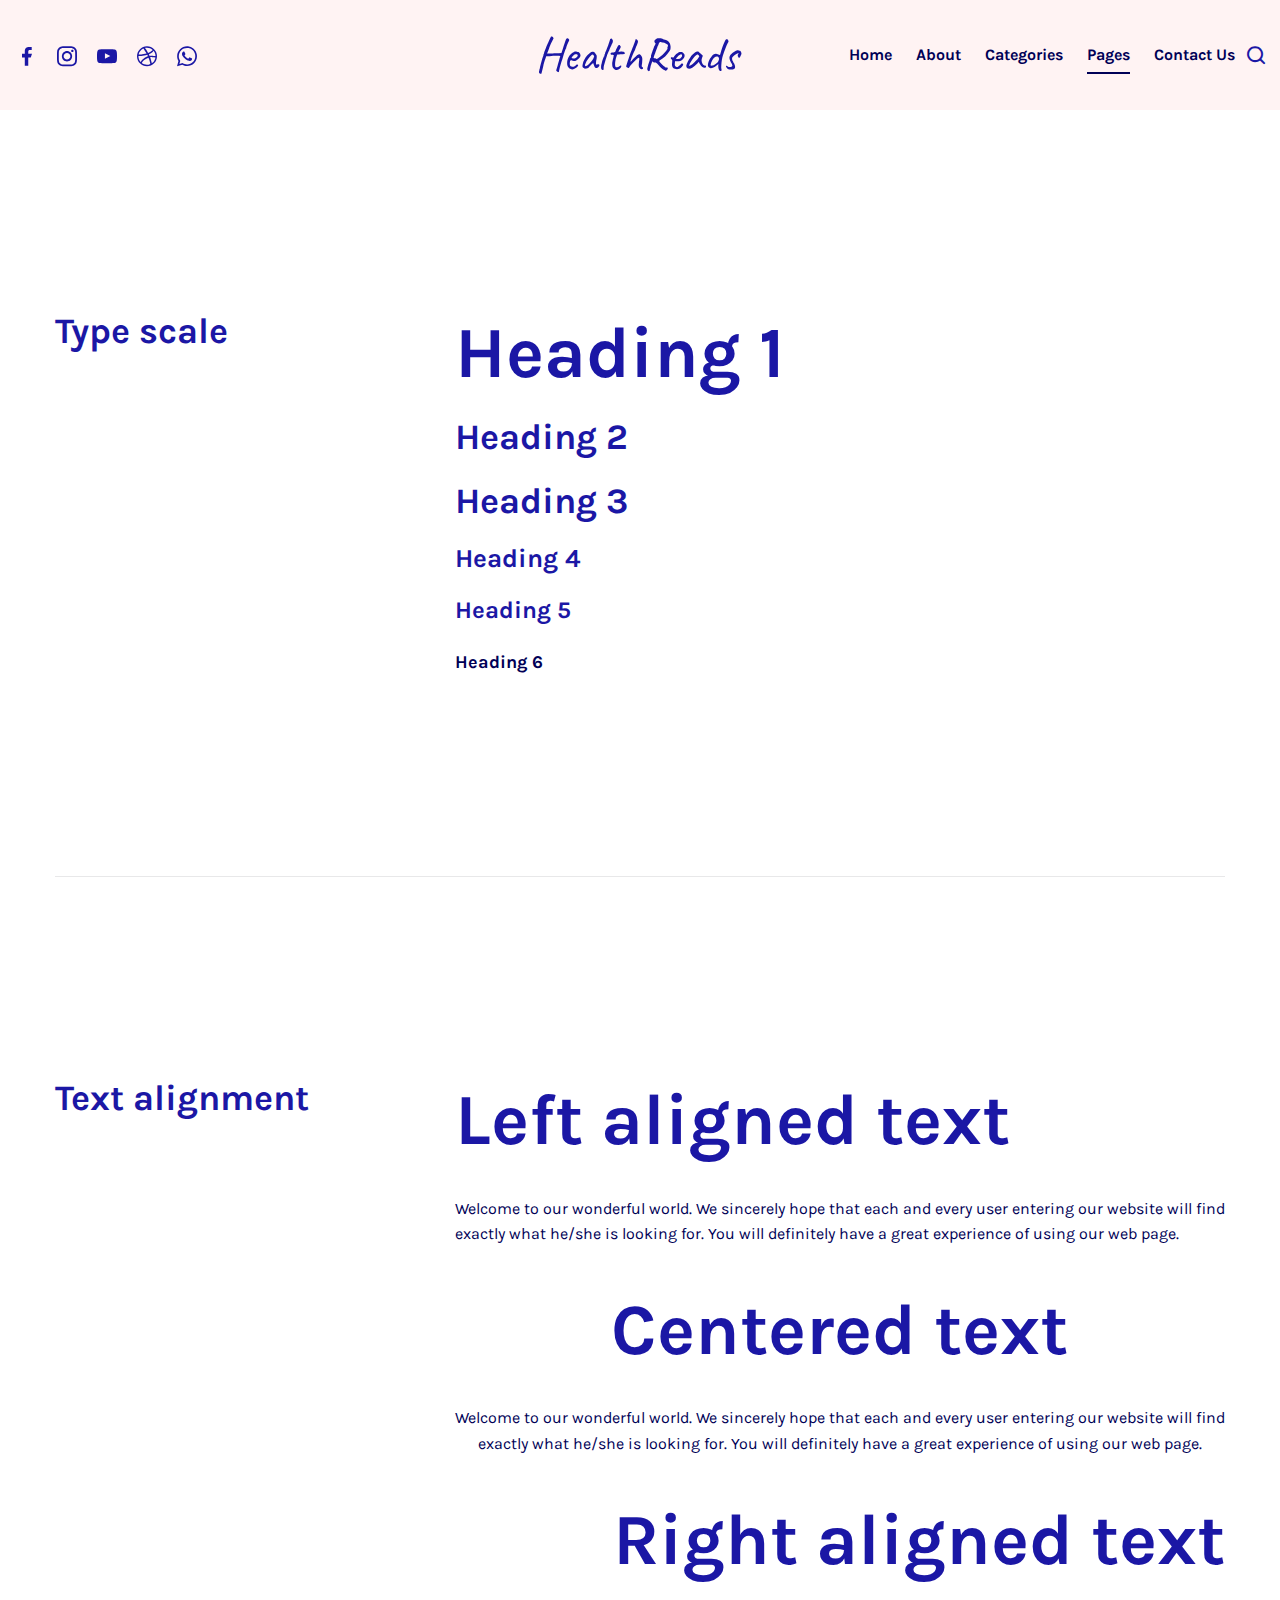
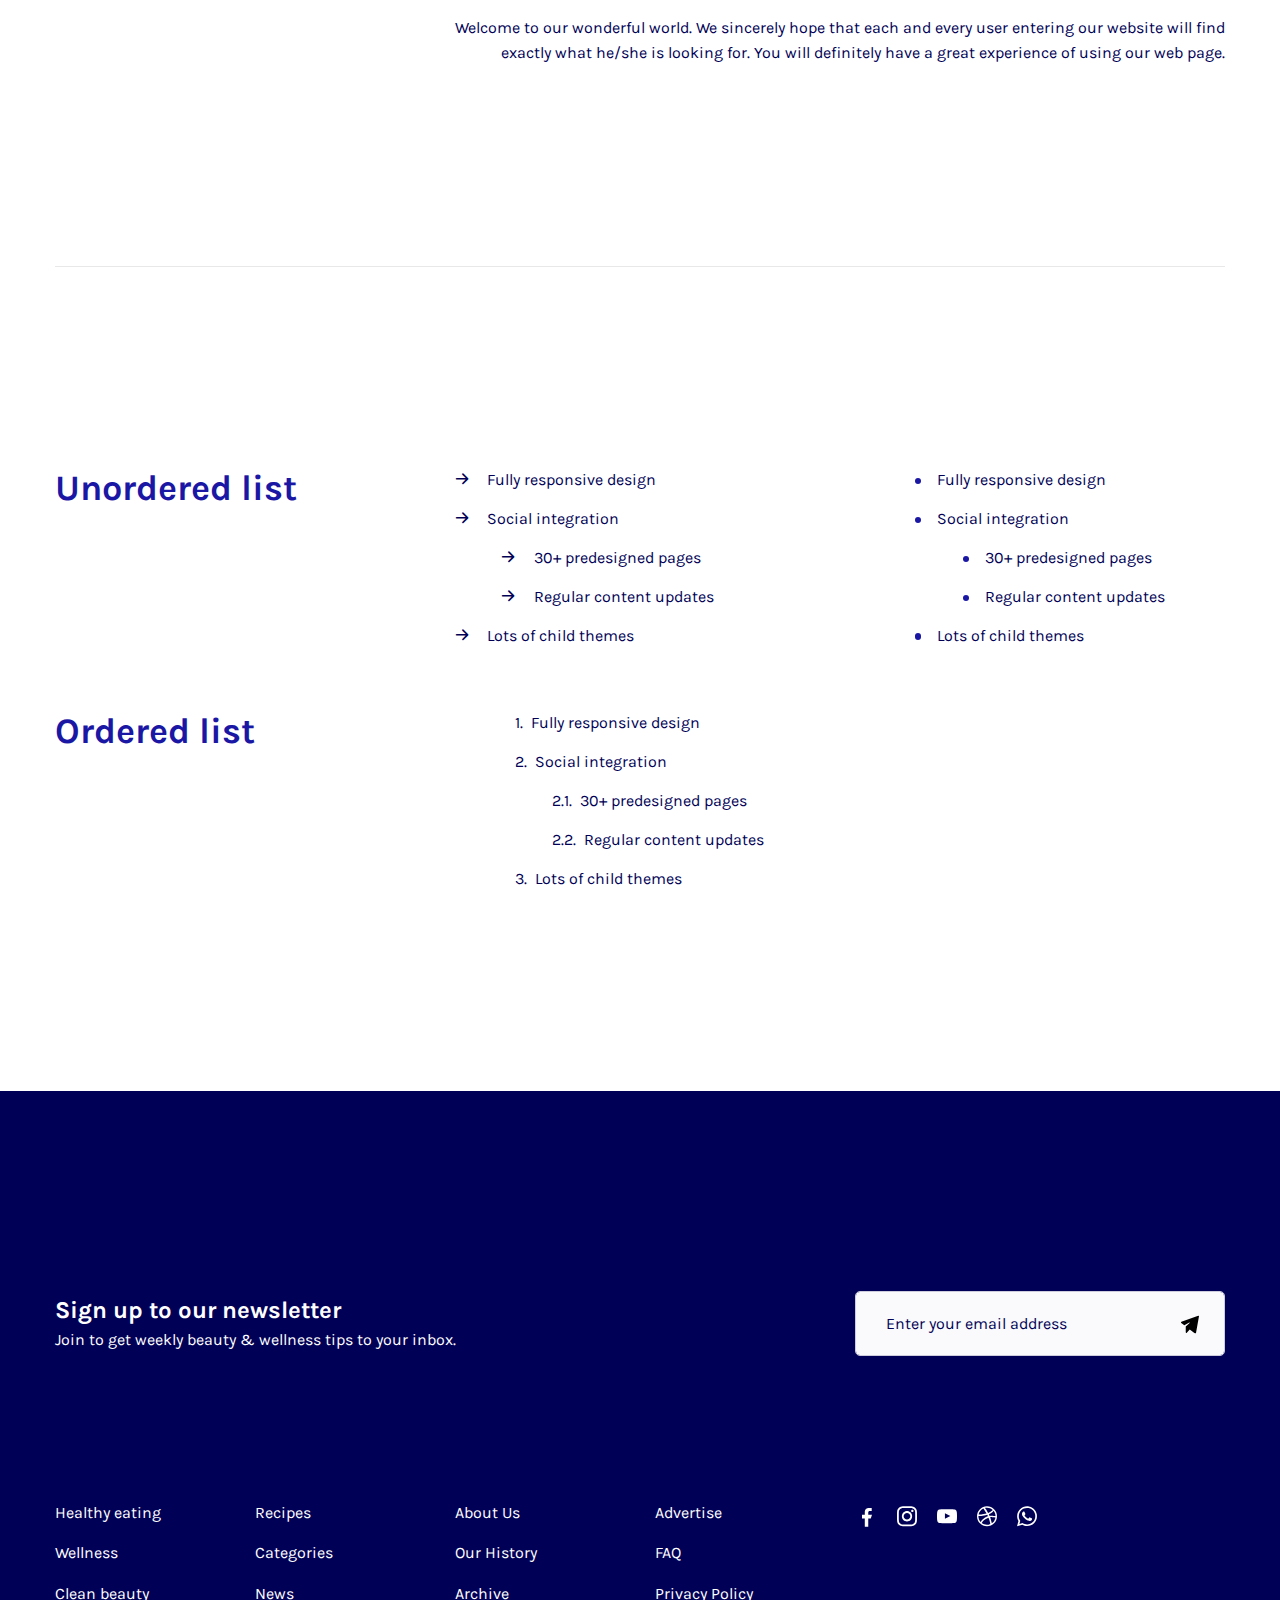
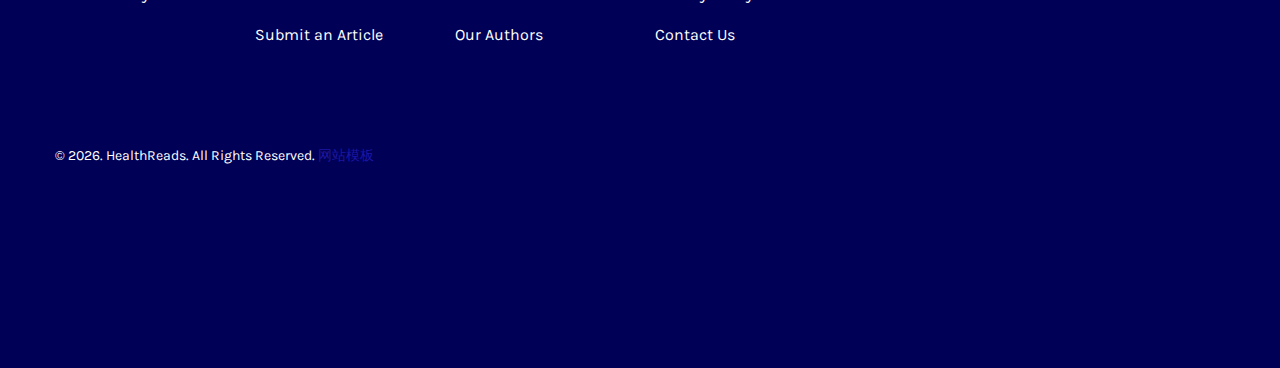
<file: typography.html>
<!DOCTYPE html>
<html lang="en">
  <head>
    <title>Typography</title>
    <meta charset="utf-8">
    <meta name="viewport" content="width=device-width, height=device-height, initial-scale=1.0">
    <meta http-equiv="X-UA-Compatible" content="IE=edge">
    <link rel="icon" href="images/favicon.ico" type="image/x-icon">
    <link rel="stylesheet" href="components/base/base.css">
    <script src="components/base/core.js"></script>
    <script src="components/base/script.js"></script>
  </head>
  <body>
    <div class="page">
      <!--RD Navbar-->
      <header class="section rd-navbar-wrap" data-preset='{"title":"Navbar Consulting","category":"header","reload":true,"id":"navbar-consulting"}'>
        <nav class="rd-navbar navbar-consulting">
          <div class="navbar-container">
            <div class="navbar-cell">
              <div class="navbar-subpanel">
                <div class="navbar-subpanel-item">
                  <button class="navbar-button navbar-info-button mdi-dots-vertical novi-icon" data-multi-switch='{"targets":".rd-navbar","scope":".rd-navbar","class":"navbar-info-active","isolate":"[data-multi-switch]"}'></button>
                  <div class="navbar-info">
                    <div class="group-16 d-flex"><a class="icon-social" href="#">
                        <svg class="svg-icon" width="10" height="20" viewBox="0 0 10 20" fill="none">
                          <path d="M2.79297 19.625V11.5H0V7.75H2.79297V5.13281C2.79297 4.41667 2.89714 3.79167 3.10547 3.25781C3.32682 2.72396 3.6263 2.28125 4.00391 1.92969C4.39453 1.57812 4.85677 1.31771 5.39062 1.14844C5.92448 0.966146 6.51042 0.875 7.14844 0.875C7.7474 0.875 8.28776 0.894531 8.76953 0.933594C9.2513 0.959635 9.5638 0.985677 9.70703 1.01172V3.98047H7.94922C7.25911 3.98047 6.80339 4.13021 6.58203 4.42969C6.36068 4.72917 6.25 5.11979 6.25 5.60156V7.75H10L8.75 11.5H6.25V19.625H2.79297Z"></path>
                        </svg></a><a class="icon-social" href="#">
                        <svg class="svg-icon" width="20" height="21" viewBox="0 0 20 21">
                          <path d="M10 2.04688C11.3411 2.04688 12.2135 2.05339 12.6172 2.06641C13.0339 2.06641 13.5091 2.07943 14.043 2.10547C14.6159 2.13151 15.1562 2.22266 15.6641 2.37891C16.1849 2.52214 16.6471 2.79557 17.0508 3.19922C17.4544 3.60286 17.7279 4.0651 17.8711 4.58594C18.0273 5.09375 18.1185 5.63411 18.1445 6.20703C18.1706 6.74089 18.1836 7.21615 18.1836 7.63281C18.1966 8.03646 18.2031 8.90885 18.2031 10.25C18.2031 11.5911 18.1966 12.4701 18.1836 12.8867C18.1836 13.2904 18.1706 13.7591 18.1445 14.293C18.1185 14.8659 18.0273 15.4128 17.8711 15.9336C17.7279 16.4414 17.4544 16.8971 17.0508 17.3008C16.6471 17.7044 16.1849 17.9844 15.6641 18.1406C15.1562 18.2839 14.6159 18.3685 14.043 18.3945C13.5091 18.4206 13.0339 18.4401 12.6172 18.4531C12.2135 18.4531 11.3411 18.4531 10 18.4531C8.65885 18.4531 7.77995 18.4531 7.36328 18.4531C6.95964 18.4401 6.49089 18.4206 5.95703 18.3945C5.38411 18.3685 4.83724 18.2839 4.31641 18.1406C3.80859 17.9844 3.35286 17.7044 2.94922 17.3008C2.54557 16.8971 2.26562 16.4414 2.10938 15.9336C1.96615 15.4128 1.88151 14.8659 1.85547 14.293C1.82943 13.7591 1.8099 13.2904 1.79688 12.8867C1.79688 12.4701 1.79688 11.5911 1.79688 10.25C1.79688 8.90885 1.79688 8.03646 1.79688 7.63281C1.8099 7.21615 1.82943 6.74089 1.85547 6.20703C1.88151 5.63411 1.96615 5.09375 2.10938 4.58594C2.26562 4.0651 2.54557 3.60286 2.94922 3.19922C3.35286 2.79557 3.80859 2.52214 4.31641 2.37891C4.83724 2.22266 5.38411 2.13151 5.95703 2.10547C6.49089 2.07943 6.95964 2.06641 7.36328 2.06641C7.77995 2.05339 8.65885 2.04688 10 2.04688ZM10 0.25C8.64583 0.25 7.75391 0.25651 7.32422 0.269531C6.89453 0.269531 6.41276 0.282552 5.87891 0.308594C5.05859 0.347656 4.29688 0.484375 3.59375 0.71875C2.89062 0.953125 2.2526 1.35677 1.67969 1.92969C1.10677 2.5026 0.703125 3.14062 0.46875 3.84375C0.234375 4.54688 0.0976562 5.30859 0.0585938 6.12891C0.0325521 6.66276 0.0130208 7.14453 0 7.57422C0 8.00391 0 8.89583 0 10.25C0 11.6042 0 12.4961 0 12.9258C0.0130208 13.3555 0.0325521 13.8372 0.0585938 14.3711C0.0976562 15.1914 0.234375 15.9531 0.46875 16.6562C0.703125 17.3594 1.10677 17.9974 1.67969 18.5703C2.2526 19.1432 2.89062 19.5469 3.59375 19.7812C4.29688 20.0156 5.05859 20.1523 5.87891 20.1914C6.41276 20.2174 6.89453 20.2305 7.32422 20.2305C7.75391 20.2435 8.64583 20.25 10 20.25C11.3542 20.25 12.2461 20.2435 12.6758 20.2305C13.1055 20.2305 13.5872 20.2174 14.1211 20.1914C14.9414 20.1523 15.7031 20.0156 16.4062 19.7812C17.1094 19.5469 17.7474 19.1432 18.3203 18.5703C18.8932 17.9974 19.2969 17.3594 19.5312 16.6562C19.7656 15.9531 19.9023 15.1914 19.9414 14.3711C19.9674 13.8372 19.9805 13.3555 19.9805 12.9258C19.9935 12.4961 20 11.6042 20 10.25C20 8.89583 19.9935 8.00391 19.9805 7.57422C19.9805 7.14453 19.9674 6.66276 19.9414 6.12891C19.9023 5.30859 19.7656 4.54688 19.5312 3.84375C19.2969 3.14062 18.8932 2.5026 18.3203 1.92969C17.7474 1.35677 17.1094 0.953125 16.4062 0.71875C15.7031 0.484375 14.9414 0.347656 14.1211 0.308594C13.5872 0.282552 13.1055 0.269531 12.6758 0.269531C12.2461 0.25651 11.3542 0.25 10 0.25ZM10 5.11328C9.29688 5.11328 8.63281 5.25 8.00781 5.52344C7.38281 5.78385 6.83594 6.14844 6.36719 6.61719C5.89844 7.08594 5.52734 7.63281 5.25391 8.25781C4.99349 8.88281 4.86328 9.54688 4.86328 10.25C4.86328 10.9531 4.99349 11.6172 5.25391 12.2422C5.52734 12.8672 5.89844 13.4141 6.36719 13.8828C6.83594 14.3516 7.38281 14.7227 8.00781 14.9961C8.63281 15.2565 9.29688 15.3867 10 15.3867C10.7031 15.3867 11.3672 15.2565 11.9922 14.9961C12.6172 14.7227 13.1641 14.3516 13.6328 13.8828C14.1016 13.4141 14.4661 12.8672 14.7266 12.2422C15 11.6172 15.1367 10.9531 15.1367 10.25C15.1367 9.54688 15 8.88281 14.7266 8.25781C14.4661 7.63281 14.1016 7.08594 13.6328 6.61719C13.1641 6.14844 12.6172 5.78385 11.9922 5.52344C11.3672 5.25 10.7031 5.11328 10 5.11328ZM10 13.5898C9.07552 13.5898 8.28776 13.2643 7.63672 12.6133C6.98568 11.9622 6.66016 11.1745 6.66016 10.25C6.66016 9.32552 6.98568 8.53776 7.63672 7.88672C8.28776 7.23568 9.07552 6.91016 10 6.91016C10.9245 6.91016 11.7122 7.23568 12.3633 7.88672C13.0143 8.53776 13.3398 9.32552 13.3398 10.25C13.3398 11.1745 13.0143 11.9622 12.3633 12.6133C11.7122 13.2643 10.9245 13.5898 10 13.5898ZM16.543 4.91797C16.543 5.24349 16.4258 5.52344 16.1914 5.75781C15.957 5.99219 15.6706 6.10938 15.332 6.10938C15.0065 6.10938 14.7266 5.99219 14.4922 5.75781C14.2578 5.52344 14.1406 5.24349 14.1406 4.91797C14.1406 4.57943 14.2578 4.29297 14.4922 4.05859C14.7266 3.82422 15.0065 3.70703 15.332 3.70703C15.6706 3.70703 15.957 3.82422 16.1914 4.05859C16.4258 4.29297 16.543 4.57943 16.543 4.91797Z"></path>
                        </svg></a><a class="icon-social" href="#">
                        <svg class="svg-icon" width="20" height="15" viewBox="0 0 20 15">
                          <path d="M19.8047 3.24609C19.8047 3.24609 19.7461 2.99219 19.6289 2.48438C19.5117 1.97656 19.3034 1.57292 19.0039 1.27344C18.6263 0.869792 18.2422 0.635417 17.8516 0.570312C17.474 0.492188 17.1875 0.440104 16.9922 0.414062C16.3021 0.361979 15.5469 0.322917 14.7266 0.296875C13.9062 0.270833 13.1445 0.251302 12.4414 0.238281C11.7513 0.22526 11.1719 0.21875 10.7031 0.21875C10.2344 0.21875 10 0.21875 10 0.21875C10 0.21875 9.76562 0.21875 9.29688 0.21875C8.82812 0.21875 8.24219 0.22526 7.53906 0.238281C6.84896 0.251302 6.09375 0.270833 5.27344 0.296875C4.45312 0.322917 3.69792 0.361979 3.00781 0.414062C2.8125 0.440104 2.51953 0.492188 2.12891 0.570312C1.7513 0.635417 1.3737 0.869792 0.996094 1.27344C0.696615 1.57292 0.488281 1.97656 0.371094 2.48438C0.253906 2.99219 0.195312 3.24609 0.195312 3.24609C0.195312 3.24609 0.16276 3.58464 0.0976562 4.26172C0.0325521 4.9388 0 5.68099 0 6.48828V8.01172C0 8.81901 0.0325521 9.5612 0.0976562 10.2383C0.16276 10.9023 0.195312 11.2344 0.195312 11.2344C0.195312 11.2344 0.253906 11.4948 0.371094 12.0156C0.488281 12.5234 0.696615 12.9271 0.996094 13.2266C1.3737 13.6302 1.77734 13.8646 2.20703 13.9297C2.64974 13.9948 2.98177 14.0469 3.20312 14.0859C3.60677 14.125 4.1862 14.1576 4.94141 14.1836C5.69661 14.2096 6.44531 14.2292 7.1875 14.2422C7.94271 14.2552 8.60026 14.2682 9.16016 14.2812C9.72005 14.2812 10 14.2812 10 14.2812C10 14.2812 10.2344 14.2812 10.7031 14.2812C11.1719 14.2812 11.7513 14.2747 12.4414 14.2617C13.1445 14.2487 13.9062 14.2292 14.7266 14.2031C15.5469 14.1641 16.3021 14.1185 16.9922 14.0664C17.1875 14.0534 17.474 14.0143 17.8516 13.9492C18.2422 13.8711 18.6263 13.6302 19.0039 13.2266C19.3034 12.9271 19.5117 12.5234 19.6289 12.0156C19.7461 11.4948 19.8047 11.2344 19.8047 11.2344C19.8047 11.2344 19.8372 10.9023 19.9023 10.2383C19.9674 9.5612 20 8.81901 20 8.01172V6.48828C20 5.68099 19.9674 4.9388 19.9023 4.26172C19.8372 3.58464 19.8047 3.24609 19.8047 3.24609ZM7.92969 9.84766V4.22266L13.3398 7.03516L7.92969 9.84766Z"></path>
                        </svg></a><a class="icon-social" href="#">
                        <svg class="svg-icon" width="20" height="21" viewBox="0 0 20 21">
                          <path d="M10 20.25C8.61979 20.25 7.32422 19.9831 6.11328 19.4492C4.90234 18.9284 3.84115 18.2188 2.92969 17.3203C2.03125 16.4089 1.3151 15.3477 0.78125 14.1367C0.260417 12.9258 0 11.6302 0 10.25C0 8.86979 0.260417 7.57422 0.78125 6.36328C1.3151 5.15234 2.03125 4.09766 2.92969 3.19922C3.84115 2.28776 4.90234 1.57161 6.11328 1.05078C7.32422 0.516927 8.61979 0.25 10 0.25C11.3802 0.25 12.6758 0.516927 13.8867 1.05078C15.0977 1.57161 16.1523 2.28776 17.0508 3.19922C17.9622 4.09766 18.6784 5.15234 19.1992 6.36328C19.7331 7.57422 20 8.86979 20 10.25C20 11.6302 19.7331 12.9258 19.1992 14.1367C18.6784 15.3477 17.9622 16.4089 17.0508 17.3203C16.1523 18.2188 15.0977 18.9284 13.8867 19.4492C12.6758 19.9831 11.3802 20.25 10 20.25ZM18.4375 11.6172C18.3594 11.5911 18.1641 11.5391 17.8516 11.4609C17.5391 11.3828 17.1419 11.3112 16.6602 11.2461C16.1914 11.181 15.651 11.1419 15.0391 11.1289C14.4271 11.1029 13.7826 11.1419 13.1055 11.2461C13.3919 12.0143 13.6328 12.7435 13.8281 13.4336C14.0234 14.1107 14.1862 14.7161 14.3164 15.25C14.4596 15.7839 14.5638 16.2331 14.6289 16.5977C14.707 16.9622 14.7526 17.2096 14.7656 17.3398C15.2474 17.0143 15.6901 16.6497 16.0938 16.2461C16.4974 15.8294 16.8555 15.3802 17.168 14.8984C17.4935 14.4036 17.7604 13.8828 17.9688 13.3359C18.1771 12.7891 18.3333 12.2161 18.4375 11.6172ZM13.3398 18.1211C13.3008 17.9388 13.2422 17.6458 13.1641 17.2422C13.0859 16.8255 12.9753 16.3372 12.832 15.7773C12.6888 15.2044 12.5065 14.5664 12.2852 13.8633C12.0768 13.1602 11.8229 12.4245 11.5234 11.6562C11.5104 11.6562 11.4974 11.6562 11.4844 11.6562C11.4714 11.6562 11.4648 11.6628 11.4648 11.6758C10.2539 12.0924 9.23177 12.5938 8.39844 13.1797C7.5651 13.7526 6.88151 14.3125 6.34766 14.8594C5.82682 15.3932 5.44271 15.8685 5.19531 16.2852C4.94792 16.6888 4.80469 16.9297 4.76562 17.0078C5.48177 17.5677 6.28255 18.0104 7.16797 18.3359C8.06641 18.6484 9.01042 18.8047 10 18.8047C10.5859 18.8047 11.1589 18.7461 11.7188 18.6289C12.2786 18.5117 12.819 18.3424 13.3398 18.1211ZM3.65234 15.9727C3.70443 15.8945 3.88672 15.6211 4.19922 15.1523C4.51172 14.6836 4.96094 14.1562 5.54688 13.5703C6.13281 12.9714 6.84245 12.3724 7.67578 11.7734C8.52214 11.1745 9.4987 10.6927 10.6055 10.3281C10.6576 10.3151 10.7096 10.3021 10.7617 10.2891C10.8138 10.276 10.8724 10.2565 10.9375 10.2305C10.8333 9.99609 10.7227 9.75521 10.6055 9.50781C10.4883 9.26042 10.3646 9.01953 10.2344 8.78516C9.16667 9.11068 8.125 9.35807 7.10938 9.52734C6.10677 9.68359 5.20182 9.80078 4.39453 9.87891C3.58724 9.94401 2.91667 9.98307 2.38281 9.99609C1.86198 9.99609 1.55599 9.99609 1.46484 9.99609C1.46484 10.0482 1.46484 10.0938 1.46484 10.1328C1.46484 10.1719 1.46484 10.2174 1.46484 10.2695C1.46484 10.8164 1.51042 11.3503 1.60156 11.8711C1.70573 12.3919 1.84896 12.8932 2.03125 13.375C2.22656 13.8568 2.46094 14.319 2.73438 14.7617C3.00781 15.1914 3.3138 15.5951 3.65234 15.9727ZM1.64062 8.51172C1.73177 8.51172 2.00521 8.51172 2.46094 8.51172C2.92969 8.4987 3.51562 8.45964 4.21875 8.39453C4.9349 8.32943 5.7487 8.22526 6.66016 8.08203C7.58464 7.9388 8.54167 7.73698 9.53125 7.47656C9.17969 6.85156 8.82812 6.25911 8.47656 5.69922C8.125 5.1263 7.79948 4.61849 7.5 4.17578C7.21354 3.73307 6.96615 3.36849 6.75781 3.08203C6.54948 2.79557 6.41927 2.61328 6.36719 2.53516C5.76823 2.82161 5.20833 3.16667 4.6875 3.57031C4.17969 3.97396 3.71745 4.4362 3.30078 4.95703C2.89714 5.46484 2.55208 6.01823 2.26562 6.61719C1.99219 7.21615 1.78385 7.84766 1.64062 8.51172ZM8.00781 1.94922C8.0599 2.04036 8.1901 2.22917 8.39844 2.51562C8.60677 2.80208 8.86068 3.16667 9.16016 3.60938C9.45964 4.05208 9.78516 4.5599 10.1367 5.13281C10.4883 5.70573 10.8398 6.31771 11.1914 6.96875C12.7018 6.39583 13.8021 5.76432 14.4922 5.07422C15.1953 4.38411 15.5859 3.98698 15.6641 3.88281C14.9089 3.20573 14.043 2.67839 13.0664 2.30078C12.1029 1.91016 11.0807 1.71484 10 1.71484C9.66146 1.71484 9.32292 1.74089 8.98438 1.79297C8.64583 1.83203 8.32031 1.88411 8.00781 1.94922ZM16.6211 4.85938C16.569 4.92448 16.4388 5.07422 16.2305 5.30859C16.0221 5.54297 15.7227 5.82292 15.332 6.14844C14.9544 6.47396 14.4727 6.82552 13.8867 7.20312C13.3138 7.56771 12.6302 7.91276 11.8359 8.23828C11.9401 8.43359 12.0378 8.63542 12.1289 8.84375C12.2331 9.05208 12.3242 9.26042 12.4023 9.46875C12.4414 9.54688 12.474 9.625 12.5 9.70312C12.526 9.76823 12.5586 9.83333 12.5977 9.89844C13.3008 9.82031 13.9909 9.78776 14.668 9.80078C15.3581 9.80078 15.9766 9.83333 16.5234 9.89844C17.0703 9.95052 17.526 10.0091 17.8906 10.0742C18.2552 10.1263 18.4701 10.1654 18.5352 10.1914C18.5352 9.17578 18.3594 8.21875 18.0078 7.32031C17.6693 6.40885 17.207 5.58854 16.6211 4.85938Z"></path>
                        </svg></a><a class="icon-social" href="#">
                        <svg class="svg-icon" width="20" height="21" viewBox="0 0 20 21">
                          <path d="M0.0390625 20.25L1.44531 15.1133C1.01562 14.3581 0.690104 13.5638 0.46875 12.7305C0.247396 11.8841 0.136719 11.0247 0.136719 10.1523C0.136719 8.78516 0.397135 7.5026 0.917969 6.30469C1.4388 5.10677 2.14193 4.05859 3.02734 3.16016C3.92578 2.26172 4.97396 1.55208 6.17188 1.03125C7.38281 0.510417 8.67188 0.25 10.0391 0.25C10.7031 0.25 11.3542 0.315104 11.9922 0.445312C12.6302 0.575521 13.2422 0.764323 13.8281 1.01172C14.4271 1.24609 14.9935 1.54557 15.5273 1.91016C16.0742 2.27474 16.582 2.69141 17.0508 3.16016C17.5195 3.62891 17.9362 4.13672 18.3008 4.68359C18.6654 5.21745 18.9648 5.78385 19.1992 6.38281C19.4466 6.96875 19.6354 7.58073 19.7656 8.21875C19.8958 8.85677 19.9609 9.50781 19.9609 10.1719C19.9609 11.5391 19.7005 12.8216 19.1797 14.0195C18.6589 15.2174 17.9492 16.2656 17.0508 17.1641C16.1523 18.0625 15.0977 18.7721 13.8867 19.293C12.6888 19.8138 11.4062 20.0742 10.0391 20.0742C9.20573 20.0742 8.38542 19.9701 7.57812 19.7617C6.78385 19.5664 6.02214 19.2669 5.29297 18.8633L0.0390625 20.25ZM5.54688 17.0859L5.83984 17.2617C6.47786 17.6393 7.14844 17.9258 7.85156 18.1211C8.56771 18.3034 9.29688 18.401 10.0391 18.4141C11.1719 18.4141 12.2396 18.1992 13.2422 17.7695C14.2448 17.3268 15.1172 16.7344 15.8594 15.9922C16.6146 15.25 17.207 14.3776 17.6367 13.375C18.0664 12.3724 18.2812 11.3047 18.2812 10.1719C18.2812 9.61198 18.2292 9.07161 18.125 8.55078C18.0208 8.01693 17.8646 7.5026 17.6562 7.00781C17.4479 6.51302 17.194 6.04427 16.8945 5.60156C16.5951 5.14583 16.2565 4.72266 15.8789 4.33203C15.4883 3.94141 15.0651 3.59635 14.6094 3.29688C14.1667 2.9974 13.6979 2.75 13.2031 2.55469C12.7083 2.34635 12.194 2.1901 11.6602 2.08594C11.1393 1.98177 10.599 1.92969 10.0391 1.92969C8.90625 1.92969 7.83854 2.14453 6.83594 2.57422C5.83333 3.00391 4.96094 3.59635 4.21875 4.35156C3.47656 5.09375 2.88411 5.96615 2.44141 6.96875C2.01172 7.95833 1.79688 9.01953 1.79688 10.1523C1.79688 10.9336 1.90104 11.7018 2.10938 12.457C2.33073 13.1992 2.64974 13.8958 3.06641 14.5469L3.26172 14.8594L2.42188 17.8867L5.54688 17.0859ZM7.55859 6.01172C7.46745 5.77734 7.36979 5.65365 7.26562 5.64062C7.17448 5.61458 7.08984 5.60156 7.01172 5.60156C6.93359 5.58854 6.85547 5.58203 6.77734 5.58203C6.69922 5.58203 6.61458 5.58203 6.52344 5.58203C6.44531 5.58203 6.34115 5.60156 6.21094 5.64062C6.09375 5.67969 5.98307 5.76432 5.87891 5.89453C5.76172 6.01172 5.58594 6.23307 5.35156 6.55859C5.11719 6.88411 5 7.35286 5 7.96484C5 8.57682 5.14974 9.13672 5.44922 9.64453C5.76172 10.1523 5.95052 10.4453 6.01562 10.5234C6.04167 10.5625 6.15885 10.7318 6.36719 11.0312C6.58854 11.3177 6.88151 11.6562 7.24609 12.0469C7.61068 12.4375 8.04688 12.8411 8.55469 13.2578C9.0625 13.6615 9.62891 13.9935 10.2539 14.2539C10.5404 14.3841 10.8008 14.4948 11.0352 14.5859C11.2695 14.6641 11.4779 14.7292 11.6602 14.7812C11.9596 14.8724 12.2396 14.918 12.5 14.918C12.7604 14.918 13.0013 14.9049 13.2227 14.8789C13.457 14.8398 13.7695 14.7096 14.1602 14.4883C14.5508 14.2539 14.7917 13.9935 14.8828 13.707C14.987 13.4206 15.0456 13.1667 15.0586 12.9453C15.0716 12.7109 15.0651 12.5677 15.0391 12.5156C15 12.4635 14.9414 12.418 14.8633 12.3789C14.7852 12.3398 14.6875 12.2943 14.5703 12.2422C14.4401 12.1771 14.1536 12.0404 13.7109 11.832C13.2682 11.6107 12.9883 11.474 12.8711 11.4219C12.7539 11.3828 12.6497 11.3633 12.5586 11.3633C12.4805 11.3633 12.3958 11.4284 12.3047 11.5586C12.2266 11.6758 12.0964 11.8451 11.9141 12.0664C11.7318 12.2878 11.6016 12.4375 11.5234 12.5156C11.4583 12.6068 11.3802 12.6589 11.2891 12.6719C11.2109 12.6719 11.1133 12.6458 10.9961 12.5938C10.8659 12.5286 10.6185 12.4115 10.2539 12.2422C9.88932 12.0729 9.47266 11.7799 9.00391 11.3633C8.6263 11.0247 8.32031 10.6862 8.08594 10.3477C7.85156 9.99609 7.69531 9.76172 7.61719 9.64453C7.55208 9.51432 7.53906 9.41667 7.57812 9.35156C7.61719 9.27344 7.66927 9.20182 7.73438 9.13672C7.78646 9.08464 7.84505 9.01953 7.91016 8.94141C7.97526 8.85026 8.04036 8.77214 8.10547 8.70703C8.17057 8.62891 8.21615 8.5638 8.24219 8.51172C8.26823 8.44661 8.30078 8.375 8.33984 8.29688C8.39193 8.20573 8.41146 8.1276 8.39844 8.0625C8.38542 7.98438 8.35938 7.91276 8.32031 7.84766C8.29427 7.79557 8.18359 7.54167 7.98828 7.08594C7.80599 6.61719 7.66276 6.25911 7.55859 6.01172Z"></path>
                        </svg></a></div>
                  </div>
                </div>
              </div>
            </div>
            <div class="navbar-cell">
              <div class="navbar-panel">
                <button class="navbar-switch int-hamburger novi-icon" data-multi-switch='{"targets":".rd-navbar","scope":".rd-navbar","isolate":"[data-multi-switch]"}'></button>
                <div class="navbar-logo">
                  <!-- Logo-->
                  <div class="logo"><a class="logo-link" href="index.html"><img class="logo-image-default" src="images/logo-default-204x38.svg" alt="HealthReads" width="204" height="38"/><img class="logo-image-inverse" src="images/logo-inverse-204x38.svg" alt="HealthReads" width="204" height="38"/></a></div>
                </div>
              </div>
            </div>
            <div class="navbar-cell">
              <ul class="navbar-navigation rd-navbar-nav">
                <li class="navbar-navigation-root-item"><a class="navbar-navigation-root-link" href="index.html">Home</a>
                </li>
                <li class="navbar-navigation-root-item"><a class="navbar-navigation-root-link" href="about.html">About</a>
                </li>
                <li class="navbar-navigation-root-item"><a class="navbar-navigation-root-link" href="#">Categories</a>
                  <ul class="navbar-navigation-dropdown rd-navbar-dropdown">
                    <li class="navbar-navigation-back">
                      <button class="navbar-navigation-back-btn">Back</button>
                    </li>
                    <li class="navbar-navigation-dropdown-item"><a class="navbar-navigation-dropdown-link" href="blog.html">Clean beauty</a>
                    </li>
                    <li class="navbar-navigation-dropdown-item"><a class="navbar-navigation-dropdown-link" href="blog.html">Healthy eating</a>
                    </li>
                    <li class="navbar-navigation-dropdown-item"><a class="navbar-navigation-dropdown-link" href="blog.html">Wellness</a>
                    </li>
                    <li class="navbar-navigation-dropdown-item"><a class="navbar-navigation-dropdown-link" href="single-post.html">Single post</a>
                    </li>
                  </ul>
                </li>
                <li class="navbar-navigation-root-item active"><a class="navbar-navigation-root-link" href="#">Pages</a>
                  <ul class="navbar-navigation-dropdown rd-navbar-dropdown">
                    <li class="navbar-navigation-back">
                      <button class="navbar-navigation-back-btn">Back</button>
                    </li>
                    <li class="navbar-navigation-dropdown-item active"><a class="navbar-navigation-dropdown-link" href="typography.html">Typography</a>
                    </li>
                    <li class="navbar-navigation-dropdown-item"><a class="navbar-navigation-dropdown-link" href="buttons.html">Buttons</a>
                    </li>
                    <li class="navbar-navigation-dropdown-item"><a class="navbar-navigation-dropdown-link" href="grid-system.html">Grid system</a>
                    </li>
                    <li class="navbar-navigation-dropdown-item"><a class="navbar-navigation-dropdown-link" href="search-results.html">Search results</a>
                    </li>
                    <li class="navbar-navigation-dropdown-item"><a class="navbar-navigation-dropdown-link" href="privacy-policy.html">Privacy policy</a>
                    </li>
                  </ul>
                </li>
                <li class="navbar-navigation-root-item"><a class="navbar-navigation-root-link" href="contact-us.html">Contact Us</a>
                </li>
              </ul>
              <div class="navbar-search-box">
                <div class="navbar-search">
                  <div class="navbar-search-container">
                    <form class="navbar-search-form" action="search-results.html" method="GET" data-rd-search='{"output":".navbar-search-results","mode":"live","liveResults":3,"template":"<h5 class=\"search-title\"><a target=\"_top\" href=\"#{href}\" class=\"search-link\">#{title}</a></h5><p>...#{token}...</p>"}'>
                      <button class="navbar-search-btn int-search novi-icon"></button>
                      <input class="navbar-search-input" type="text" placeholder="Looking for something?" autocomplete="off" name="s"/>
                      <button class="navbar-search-close search-switch int-close novi-icon" type="button" data-multi-switch='{"targets":".rd-navbar","scope":".rd-navbar","class":"navbar-search-active","isolate":"[data-multi-switch]:not(.search-switch)"}'></button>
                    </form>
                  </div>
                </div>
                <div class="navbar-search-results">No results</div>
                <button class="navbar-button search-switch int-search novi-icon" data-multi-switch='{"targets":".rd-navbar","scope":".rd-navbar","class":"navbar-search-active","isolate":"[data-multi-switch]:not(.search-switch)"}'></button>
              </div>
            </div>
          </div>
        </nav>
      </header>

      <!-- Typography example-->
      <section class="section section-lg bg-white">
        <div class="container">
          <div class="row row-30">
            <div class="col-lg-4">
              <h2>Type scale</h2>
            </div>
            <div class="col-sm-6 col-lg-4">
              <h1>Heading 1</h1>
              <h2>Heading 2</h2>
              <h3>Heading 3</h3>
              <h4>Heading 4</h4>
              <h5>Heading 5</h5>
              <h6>Heading 6</h6>
            </div>
          </div>
        </div>
      </section>
      <!-- Section divider-->
      <div class="section novi-background">
        <div class="container">
          <hr class="divider divider-sm">
        </div>
      </div>
      <!-- Text Aligment-->
      <section class="section section-lg bg-transparent novi-background">
        <div class="container">
          <div class="row row-30">
            <div class="col-lg-4">
              <h2>Text alignment</h2>
            </div>
            <div class="col-lg-8">
              <h1>Left aligned text</h1>
              <p>Welcome to our wonderful world. We sincerely hope that each and every user entering our website will find exactly what he/she is looking for. You will definitely have a great experience of using our web page.</p>
              <h1 class="text-center">Centered text</h1>
              <p class="text-center">Welcome to our wonderful world. We sincerely hope that each and every user entering our website will find exactly what he/she is looking for. You will definitely have a great experience of using our web page.</p>
              <h1 class="text-right">Right aligned text</h1>
              <p class="text-right">Welcome to our wonderful world. We sincerely hope that each and every user entering our website will find exactly what he/she is looking for. You will definitely have a great experience of using our web page.</p>
            </div>
          </div>
        </div>
      </section>
      <!-- Section divider-->
      <div class="section novi-background">
        <div class="container">
          <hr class="divider divider-sm">
        </div>
      </div>
      <!-- Lists-->
      <section class="section section-lg bg-transparent novi-background">
        <div class="container">
          <div class="row row-15 row-xxl-70">
            <div class="col-lg-4">
              <h2>Unordered list</h2>
            </div>
            <div class="col-sm-6 col-lg-4">
              <ul class="list list-marked-arrow">
                <li class="list-item">Fully responsive design</li>
                <li class="list-item">Social integration
                  <ul class="list list-marked-arrow">
                    <li class="list-item">30+ predesigned pages</li>
                    <li class="list-item">Regular content updates</li>
                  </ul>
                </li>
                <li class="list-item">Lots of child themes</li>
              </ul>
            </div>
            <div class="col-sm-6 col-lg-4">
              <ul class="list list-marked">
                <li class="list-item">Fully responsive design</li>
                <li class="list-item">Social integration
                  <ul class="list list-marked">
                    <li class="list-item">30+ predesigned pages</li>
                    <li class="list-item">Regular content updates</li>
                  </ul>
                </li>
                <li class="list-item">Lots of child themes</li>
              </ul>
            </div>
          </div>
          <div class="row row-15 row-xxl-70 row-offset-lg">
            <div class="col-lg-4">
              <h2>Ordered list</h2>
            </div>
            <div class="col-sm-6 col-lg-4">
              <ol class="list list-ordered">
                <li class="list-item">Fully responsive design</li>
                <li class="list-item">Social integration
                  <ol class="list list-ordered">
                    <li class="list-item">30+ predesigned pages</li>
                    <li class="list-item">Regular content updates</li>
                  </ol>
                </li>
                <li class="list-item">Lots of child themes</li>
              </ol>
            </div>
          </div>
        </div>
      </section>
      <!-- Footer consulting-->
      <footer class="section footer bg-secondary context-dark">
        <div class="container">
          <div class="row row-30 justify-content-xl-between align-items-center">
            <div class="col-lg-8 col-md-7 col-sm-6">
              <h5>Sign up to our newsletter</h5>
              <p class="mt-0">Join to get weekly beauty & wellness tips to your inbox.</p>
            </div>
            <div class="col-lg-4 col-md-5 col-sm-6">
              <form class="rd-mailform input-group" data-form-output="footer-consulting-form-output" data-form-type="subscribe" method="post" action="components/rd-mailform/rd-mailform.php">
                <div class="form-group-icon novi-disabled">
                  <input class="form-control" type="email" name="email" placeholder="Enter your email address" data-constraints="@Email @Required">
                  <button class="form-group-icon-btn">
                    <svg class="svg-icon" width="18" height="18">
                      <path d="M4.74438 10.8398V16.6959C4.74438 16.9803 4.86928 17.1743 5.11908 17.2777C5.38137 17.3811 5.6062 17.3294 5.79355 17.1225L8.73495 13.8066L14.037 17.8788C14.2243 18.0081 14.4179 18.0339 14.6178 17.9564C14.8301 17.8659 14.955 17.7107 14.9925 17.491L17.9901 0.73687C18.0275 0.491247 17.9589 0.297334 17.784 0.155131C17.6091 0 17.4155 -0.0387827 17.2032 0.0387827L0.41658 6.24401C0.179269 6.32157 0.0418784 6.48317 0.00440825 6.72879C-0.0205718 6.97441 0.0606135 7.17479 0.247964 7.32992L3.33925 9.67627L8.30405 6.96149C8.46642 6.87099 8.59756 6.90331 8.69748 7.05844C8.7974 7.21357 8.77867 7.34931 8.64128 7.46566L4.74438 10.8398Z"></path>
                    </svg>
                  </button>
                </div>
              </form>
              <div class="form-output snackbar snackbar-secondary" id="footer-consulting-form-output"></div>
            </div>
          </div>
          <div class="row row-50 justify-content-xl-between novi-disabled">
            <div class="col-lg-8">
              <div class="row row-20">
                <div class="col-md-3 col-6">
                  <ul class="list list-xl">
                    <li class="list-item"><a class="list-link" href="blog.html">Healthy eating</a></li>
                    <li class="list-item"><a class="list-link" href="blog.html">Wellness</a></li>
                    <li class="list-item"><a class="list-link" href="blog.html">Clean beauty</a></li>
                  </ul>
                </div>
                <div class="col-md-3 col-6">
                  <ul class="list list-xl">
                    <li class="list-item"><a class="list-link" href="#">Recipes</a></li>
                    <li class="list-item"><a class="list-link" href="#">Categories</a></li>
                    <li class="list-item"><a class="list-link" href="blog.html">News</a></li>
                    <li class="list-item"><a class="list-link" href="#">Submit an Article</a></li>
                  </ul>
                </div>
                <div class="col-md-3 col-6">
                  <ul class="list list-xl">
                    <li class="list-item"><a class="list-link" href="about.html">About Us</a></li>
                    <li class="list-item"><a class="list-link" href="#">Our History</a></li>
                    <li class="list-item"><a class="list-link" href="#">Archive</a></li>
                    <li class="list-item"><a class="list-link" href="#">Our Authors</a></li>
                  </ul>
                </div>
                <div class="col-md-3 col-6">
                  <ul class="list list-xl">
                    <li class="list-item"><a class="list-link" href="#">Advertise</a></li>
                    <li class="list-item"><a class="list-link" href="#">FAQ</a></li>
                    <li class="list-item"><a class="list-link" href="privacy-policy.html">Privacy Policy</a></li>
                    <li class="list-item"><a class="list-link" href="contact-us.html">Contact Us</a></li>
                  </ul>
                </div>
              </div>
            </div>
            <div class="col-lg-4">
              <div class="group-16 d-flex"><a class="icon icon-social" href="#">
                  <svg class="svg-icon" width="10" height="20" viewBox="0 0 10 20" fill="none">
                    <path d="M2.79297 19.625V11.5H0V7.75H2.79297V5.13281C2.79297 4.41667 2.89714 3.79167 3.10547 3.25781C3.32682 2.72396 3.6263 2.28125 4.00391 1.92969C4.39453 1.57812 4.85677 1.31771 5.39062 1.14844C5.92448 0.966146 6.51042 0.875 7.14844 0.875C7.7474 0.875 8.28776 0.894531 8.76953 0.933594C9.2513 0.959635 9.5638 0.985677 9.70703 1.01172V3.98047H7.94922C7.25911 3.98047 6.80339 4.13021 6.58203 4.42969C6.36068 4.72917 6.25 5.11979 6.25 5.60156V7.75H10L8.75 11.5H6.25V19.625H2.79297Z"></path>
                  </svg></a><a class="icon icon-social" href="#">
                  <svg class="svg-icon" width="20" height="21" viewBox="0 0 20 21">
                    <path d="M10 2.04688C11.3411 2.04688 12.2135 2.05339 12.6172 2.06641C13.0339 2.06641 13.5091 2.07943 14.043 2.10547C14.6159 2.13151 15.1562 2.22266 15.6641 2.37891C16.1849 2.52214 16.6471 2.79557 17.0508 3.19922C17.4544 3.60286 17.7279 4.0651 17.8711 4.58594C18.0273 5.09375 18.1185 5.63411 18.1445 6.20703C18.1706 6.74089 18.1836 7.21615 18.1836 7.63281C18.1966 8.03646 18.2031 8.90885 18.2031 10.25C18.2031 11.5911 18.1966 12.4701 18.1836 12.8867C18.1836 13.2904 18.1706 13.7591 18.1445 14.293C18.1185 14.8659 18.0273 15.4128 17.8711 15.9336C17.7279 16.4414 17.4544 16.8971 17.0508 17.3008C16.6471 17.7044 16.1849 17.9844 15.6641 18.1406C15.1562 18.2839 14.6159 18.3685 14.043 18.3945C13.5091 18.4206 13.0339 18.4401 12.6172 18.4531C12.2135 18.4531 11.3411 18.4531 10 18.4531C8.65885 18.4531 7.77995 18.4531 7.36328 18.4531C6.95964 18.4401 6.49089 18.4206 5.95703 18.3945C5.38411 18.3685 4.83724 18.2839 4.31641 18.1406C3.80859 17.9844 3.35286 17.7044 2.94922 17.3008C2.54557 16.8971 2.26562 16.4414 2.10938 15.9336C1.96615 15.4128 1.88151 14.8659 1.85547 14.293C1.82943 13.7591 1.8099 13.2904 1.79688 12.8867C1.79688 12.4701 1.79688 11.5911 1.79688 10.25C1.79688 8.90885 1.79688 8.03646 1.79688 7.63281C1.8099 7.21615 1.82943 6.74089 1.85547 6.20703C1.88151 5.63411 1.96615 5.09375 2.10938 4.58594C2.26562 4.0651 2.54557 3.60286 2.94922 3.19922C3.35286 2.79557 3.80859 2.52214 4.31641 2.37891C4.83724 2.22266 5.38411 2.13151 5.95703 2.10547C6.49089 2.07943 6.95964 2.06641 7.36328 2.06641C7.77995 2.05339 8.65885 2.04688 10 2.04688ZM10 0.25C8.64583 0.25 7.75391 0.25651 7.32422 0.269531C6.89453 0.269531 6.41276 0.282552 5.87891 0.308594C5.05859 0.347656 4.29688 0.484375 3.59375 0.71875C2.89062 0.953125 2.2526 1.35677 1.67969 1.92969C1.10677 2.5026 0.703125 3.14062 0.46875 3.84375C0.234375 4.54688 0.0976562 5.30859 0.0585938 6.12891C0.0325521 6.66276 0.0130208 7.14453 0 7.57422C0 8.00391 0 8.89583 0 10.25C0 11.6042 0 12.4961 0 12.9258C0.0130208 13.3555 0.0325521 13.8372 0.0585938 14.3711C0.0976562 15.1914 0.234375 15.9531 0.46875 16.6562C0.703125 17.3594 1.10677 17.9974 1.67969 18.5703C2.2526 19.1432 2.89062 19.5469 3.59375 19.7812C4.29688 20.0156 5.05859 20.1523 5.87891 20.1914C6.41276 20.2174 6.89453 20.2305 7.32422 20.2305C7.75391 20.2435 8.64583 20.25 10 20.25C11.3542 20.25 12.2461 20.2435 12.6758 20.2305C13.1055 20.2305 13.5872 20.2174 14.1211 20.1914C14.9414 20.1523 15.7031 20.0156 16.4062 19.7812C17.1094 19.5469 17.7474 19.1432 18.3203 18.5703C18.8932 17.9974 19.2969 17.3594 19.5312 16.6562C19.7656 15.9531 19.9023 15.1914 19.9414 14.3711C19.9674 13.8372 19.9805 13.3555 19.9805 12.9258C19.9935 12.4961 20 11.6042 20 10.25C20 8.89583 19.9935 8.00391 19.9805 7.57422C19.9805 7.14453 19.9674 6.66276 19.9414 6.12891C19.9023 5.30859 19.7656 4.54688 19.5312 3.84375C19.2969 3.14062 18.8932 2.5026 18.3203 1.92969C17.7474 1.35677 17.1094 0.953125 16.4062 0.71875C15.7031 0.484375 14.9414 0.347656 14.1211 0.308594C13.5872 0.282552 13.1055 0.269531 12.6758 0.269531C12.2461 0.25651 11.3542 0.25 10 0.25ZM10 5.11328C9.29688 5.11328 8.63281 5.25 8.00781 5.52344C7.38281 5.78385 6.83594 6.14844 6.36719 6.61719C5.89844 7.08594 5.52734 7.63281 5.25391 8.25781C4.99349 8.88281 4.86328 9.54688 4.86328 10.25C4.86328 10.9531 4.99349 11.6172 5.25391 12.2422C5.52734 12.8672 5.89844 13.4141 6.36719 13.8828C6.83594 14.3516 7.38281 14.7227 8.00781 14.9961C8.63281 15.2565 9.29688 15.3867 10 15.3867C10.7031 15.3867 11.3672 15.2565 11.9922 14.9961C12.6172 14.7227 13.1641 14.3516 13.6328 13.8828C14.1016 13.4141 14.4661 12.8672 14.7266 12.2422C15 11.6172 15.1367 10.9531 15.1367 10.25C15.1367 9.54688 15 8.88281 14.7266 8.25781C14.4661 7.63281 14.1016 7.08594 13.6328 6.61719C13.1641 6.14844 12.6172 5.78385 11.9922 5.52344C11.3672 5.25 10.7031 5.11328 10 5.11328ZM10 13.5898C9.07552 13.5898 8.28776 13.2643 7.63672 12.6133C6.98568 11.9622 6.66016 11.1745 6.66016 10.25C6.66016 9.32552 6.98568 8.53776 7.63672 7.88672C8.28776 7.23568 9.07552 6.91016 10 6.91016C10.9245 6.91016 11.7122 7.23568 12.3633 7.88672C13.0143 8.53776 13.3398 9.32552 13.3398 10.25C13.3398 11.1745 13.0143 11.9622 12.3633 12.6133C11.7122 13.2643 10.9245 13.5898 10 13.5898ZM16.543 4.91797C16.543 5.24349 16.4258 5.52344 16.1914 5.75781C15.957 5.99219 15.6706 6.10938 15.332 6.10938C15.0065 6.10938 14.7266 5.99219 14.4922 5.75781C14.2578 5.52344 14.1406 5.24349 14.1406 4.91797C14.1406 4.57943 14.2578 4.29297 14.4922 4.05859C14.7266 3.82422 15.0065 3.70703 15.332 3.70703C15.6706 3.70703 15.957 3.82422 16.1914 4.05859C16.4258 4.29297 16.543 4.57943 16.543 4.91797Z"></path>
                  </svg></a><a class="icon-social" href="#">
                  <svg class="svg-icon" width="20" height="15" viewBox="0 0 20 15">
                    <path d="M19.8047 3.24609C19.8047 3.24609 19.7461 2.99219 19.6289 2.48438C19.5117 1.97656 19.3034 1.57292 19.0039 1.27344C18.6263 0.869792 18.2422 0.635417 17.8516 0.570312C17.474 0.492188 17.1875 0.440104 16.9922 0.414062C16.3021 0.361979 15.5469 0.322917 14.7266 0.296875C13.9062 0.270833 13.1445 0.251302 12.4414 0.238281C11.7513 0.22526 11.1719 0.21875 10.7031 0.21875C10.2344 0.21875 10 0.21875 10 0.21875C10 0.21875 9.76562 0.21875 9.29688 0.21875C8.82812 0.21875 8.24219 0.22526 7.53906 0.238281C6.84896 0.251302 6.09375 0.270833 5.27344 0.296875C4.45312 0.322917 3.69792 0.361979 3.00781 0.414062C2.8125 0.440104 2.51953 0.492188 2.12891 0.570312C1.7513 0.635417 1.3737 0.869792 0.996094 1.27344C0.696615 1.57292 0.488281 1.97656 0.371094 2.48438C0.253906 2.99219 0.195312 3.24609 0.195312 3.24609C0.195312 3.24609 0.16276 3.58464 0.0976562 4.26172C0.0325521 4.9388 0 5.68099 0 6.48828V8.01172C0 8.81901 0.0325521 9.5612 0.0976562 10.2383C0.16276 10.9023 0.195312 11.2344 0.195312 11.2344C0.195312 11.2344 0.253906 11.4948 0.371094 12.0156C0.488281 12.5234 0.696615 12.9271 0.996094 13.2266C1.3737 13.6302 1.77734 13.8646 2.20703 13.9297C2.64974 13.9948 2.98177 14.0469 3.20312 14.0859C3.60677 14.125 4.1862 14.1576 4.94141 14.1836C5.69661 14.2096 6.44531 14.2292 7.1875 14.2422C7.94271 14.2552 8.60026 14.2682 9.16016 14.2812C9.72005 14.2812 10 14.2812 10 14.2812C10 14.2812 10.2344 14.2812 10.7031 14.2812C11.1719 14.2812 11.7513 14.2747 12.4414 14.2617C13.1445 14.2487 13.9062 14.2292 14.7266 14.2031C15.5469 14.1641 16.3021 14.1185 16.9922 14.0664C17.1875 14.0534 17.474 14.0143 17.8516 13.9492C18.2422 13.8711 18.6263 13.6302 19.0039 13.2266C19.3034 12.9271 19.5117 12.5234 19.6289 12.0156C19.7461 11.4948 19.8047 11.2344 19.8047 11.2344C19.8047 11.2344 19.8372 10.9023 19.9023 10.2383C19.9674 9.5612 20 8.81901 20 8.01172V6.48828C20 5.68099 19.9674 4.9388 19.9023 4.26172C19.8372 3.58464 19.8047 3.24609 19.8047 3.24609ZM7.92969 9.84766V4.22266L13.3398 7.03516L7.92969 9.84766Z"></path>
                  </svg></a><a class="icon icon-social" href="#">
                  <svg class="svg-icon" width="20" height="21" viewBox="0 0 20 21">
                    <path d="M10 20.25C8.61979 20.25 7.32422 19.9831 6.11328 19.4492C4.90234 18.9284 3.84115 18.2188 2.92969 17.3203C2.03125 16.4089 1.3151 15.3477 0.78125 14.1367C0.260417 12.9258 0 11.6302 0 10.25C0 8.86979 0.260417 7.57422 0.78125 6.36328C1.3151 5.15234 2.03125 4.09766 2.92969 3.19922C3.84115 2.28776 4.90234 1.57161 6.11328 1.05078C7.32422 0.516927 8.61979 0.25 10 0.25C11.3802 0.25 12.6758 0.516927 13.8867 1.05078C15.0977 1.57161 16.1523 2.28776 17.0508 3.19922C17.9622 4.09766 18.6784 5.15234 19.1992 6.36328C19.7331 7.57422 20 8.86979 20 10.25C20 11.6302 19.7331 12.9258 19.1992 14.1367C18.6784 15.3477 17.9622 16.4089 17.0508 17.3203C16.1523 18.2188 15.0977 18.9284 13.8867 19.4492C12.6758 19.9831 11.3802 20.25 10 20.25ZM18.4375 11.6172C18.3594 11.5911 18.1641 11.5391 17.8516 11.4609C17.5391 11.3828 17.1419 11.3112 16.6602 11.2461C16.1914 11.181 15.651 11.1419 15.0391 11.1289C14.4271 11.1029 13.7826 11.1419 13.1055 11.2461C13.3919 12.0143 13.6328 12.7435 13.8281 13.4336C14.0234 14.1107 14.1862 14.7161 14.3164 15.25C14.4596 15.7839 14.5638 16.2331 14.6289 16.5977C14.707 16.9622 14.7526 17.2096 14.7656 17.3398C15.2474 17.0143 15.6901 16.6497 16.0938 16.2461C16.4974 15.8294 16.8555 15.3802 17.168 14.8984C17.4935 14.4036 17.7604 13.8828 17.9688 13.3359C18.1771 12.7891 18.3333 12.2161 18.4375 11.6172ZM13.3398 18.1211C13.3008 17.9388 13.2422 17.6458 13.1641 17.2422C13.0859 16.8255 12.9753 16.3372 12.832 15.7773C12.6888 15.2044 12.5065 14.5664 12.2852 13.8633C12.0768 13.1602 11.8229 12.4245 11.5234 11.6562C11.5104 11.6562 11.4974 11.6562 11.4844 11.6562C11.4714 11.6562 11.4648 11.6628 11.4648 11.6758C10.2539 12.0924 9.23177 12.5938 8.39844 13.1797C7.5651 13.7526 6.88151 14.3125 6.34766 14.8594C5.82682 15.3932 5.44271 15.8685 5.19531 16.2852C4.94792 16.6888 4.80469 16.9297 4.76562 17.0078C5.48177 17.5677 6.28255 18.0104 7.16797 18.3359C8.06641 18.6484 9.01042 18.8047 10 18.8047C10.5859 18.8047 11.1589 18.7461 11.7188 18.6289C12.2786 18.5117 12.819 18.3424 13.3398 18.1211ZM3.65234 15.9727C3.70443 15.8945 3.88672 15.6211 4.19922 15.1523C4.51172 14.6836 4.96094 14.1562 5.54688 13.5703C6.13281 12.9714 6.84245 12.3724 7.67578 11.7734C8.52214 11.1745 9.4987 10.6927 10.6055 10.3281C10.6576 10.3151 10.7096 10.3021 10.7617 10.2891C10.8138 10.276 10.8724 10.2565 10.9375 10.2305C10.8333 9.99609 10.7227 9.75521 10.6055 9.50781C10.4883 9.26042 10.3646 9.01953 10.2344 8.78516C9.16667 9.11068 8.125 9.35807 7.10938 9.52734C6.10677 9.68359 5.20182 9.80078 4.39453 9.87891C3.58724 9.94401 2.91667 9.98307 2.38281 9.99609C1.86198 9.99609 1.55599 9.99609 1.46484 9.99609C1.46484 10.0482 1.46484 10.0938 1.46484 10.1328C1.46484 10.1719 1.46484 10.2174 1.46484 10.2695C1.46484 10.8164 1.51042 11.3503 1.60156 11.8711C1.70573 12.3919 1.84896 12.8932 2.03125 13.375C2.22656 13.8568 2.46094 14.319 2.73438 14.7617C3.00781 15.1914 3.3138 15.5951 3.65234 15.9727ZM1.64062 8.51172C1.73177 8.51172 2.00521 8.51172 2.46094 8.51172C2.92969 8.4987 3.51562 8.45964 4.21875 8.39453C4.9349 8.32943 5.7487 8.22526 6.66016 8.08203C7.58464 7.9388 8.54167 7.73698 9.53125 7.47656C9.17969 6.85156 8.82812 6.25911 8.47656 5.69922C8.125 5.1263 7.79948 4.61849 7.5 4.17578C7.21354 3.73307 6.96615 3.36849 6.75781 3.08203C6.54948 2.79557 6.41927 2.61328 6.36719 2.53516C5.76823 2.82161 5.20833 3.16667 4.6875 3.57031C4.17969 3.97396 3.71745 4.4362 3.30078 4.95703C2.89714 5.46484 2.55208 6.01823 2.26562 6.61719C1.99219 7.21615 1.78385 7.84766 1.64062 8.51172ZM8.00781 1.94922C8.0599 2.04036 8.1901 2.22917 8.39844 2.51562C8.60677 2.80208 8.86068 3.16667 9.16016 3.60938C9.45964 4.05208 9.78516 4.5599 10.1367 5.13281C10.4883 5.70573 10.8398 6.31771 11.1914 6.96875C12.7018 6.39583 13.8021 5.76432 14.4922 5.07422C15.1953 4.38411 15.5859 3.98698 15.6641 3.88281C14.9089 3.20573 14.043 2.67839 13.0664 2.30078C12.1029 1.91016 11.0807 1.71484 10 1.71484C9.66146 1.71484 9.32292 1.74089 8.98438 1.79297C8.64583 1.83203 8.32031 1.88411 8.00781 1.94922ZM16.6211 4.85938C16.569 4.92448 16.4388 5.07422 16.2305 5.30859C16.0221 5.54297 15.7227 5.82292 15.332 6.14844C14.9544 6.47396 14.4727 6.82552 13.8867 7.20312C13.3138 7.56771 12.6302 7.91276 11.8359 8.23828C11.9401 8.43359 12.0378 8.63542 12.1289 8.84375C12.2331 9.05208 12.3242 9.26042 12.4023 9.46875C12.4414 9.54688 12.474 9.625 12.5 9.70312C12.526 9.76823 12.5586 9.83333 12.5977 9.89844C13.3008 9.82031 13.9909 9.78776 14.668 9.80078C15.3581 9.80078 15.9766 9.83333 16.5234 9.89844C17.0703 9.95052 17.526 10.0091 17.8906 10.0742C18.2552 10.1263 18.4701 10.1654 18.5352 10.1914C18.5352 9.17578 18.3594 8.21875 18.0078 7.32031C17.6693 6.40885 17.207 5.58854 16.6211 4.85938Z"></path>
                  </svg></a><a class="icon icon-social" href="#">
                  <svg class="svg-icon" width="20" height="21" viewBox="0 0 20 21">
                    <path d="M0.0390625 20.25L1.44531 15.1133C1.01562 14.3581 0.690104 13.5638 0.46875 12.7305C0.247396 11.8841 0.136719 11.0247 0.136719 10.1523C0.136719 8.78516 0.397135 7.5026 0.917969 6.30469C1.4388 5.10677 2.14193 4.05859 3.02734 3.16016C3.92578 2.26172 4.97396 1.55208 6.17188 1.03125C7.38281 0.510417 8.67188 0.25 10.0391 0.25C10.7031 0.25 11.3542 0.315104 11.9922 0.445312C12.6302 0.575521 13.2422 0.764323 13.8281 1.01172C14.4271 1.24609 14.9935 1.54557 15.5273 1.91016C16.0742 2.27474 16.582 2.69141 17.0508 3.16016C17.5195 3.62891 17.9362 4.13672 18.3008 4.68359C18.6654 5.21745 18.9648 5.78385 19.1992 6.38281C19.4466 6.96875 19.6354 7.58073 19.7656 8.21875C19.8958 8.85677 19.9609 9.50781 19.9609 10.1719C19.9609 11.5391 19.7005 12.8216 19.1797 14.0195C18.6589 15.2174 17.9492 16.2656 17.0508 17.1641C16.1523 18.0625 15.0977 18.7721 13.8867 19.293C12.6888 19.8138 11.4062 20.0742 10.0391 20.0742C9.20573 20.0742 8.38542 19.9701 7.57812 19.7617C6.78385 19.5664 6.02214 19.2669 5.29297 18.8633L0.0390625 20.25ZM5.54688 17.0859L5.83984 17.2617C6.47786 17.6393 7.14844 17.9258 7.85156 18.1211C8.56771 18.3034 9.29688 18.401 10.0391 18.4141C11.1719 18.4141 12.2396 18.1992 13.2422 17.7695C14.2448 17.3268 15.1172 16.7344 15.8594 15.9922C16.6146 15.25 17.207 14.3776 17.6367 13.375C18.0664 12.3724 18.2812 11.3047 18.2812 10.1719C18.2812 9.61198 18.2292 9.07161 18.125 8.55078C18.0208 8.01693 17.8646 7.5026 17.6562 7.00781C17.4479 6.51302 17.194 6.04427 16.8945 5.60156C16.5951 5.14583 16.2565 4.72266 15.8789 4.33203C15.4883 3.94141 15.0651 3.59635 14.6094 3.29688C14.1667 2.9974 13.6979 2.75 13.2031 2.55469C12.7083 2.34635 12.194 2.1901 11.6602 2.08594C11.1393 1.98177 10.599 1.92969 10.0391 1.92969C8.90625 1.92969 7.83854 2.14453 6.83594 2.57422C5.83333 3.00391 4.96094 3.59635 4.21875 4.35156C3.47656 5.09375 2.88411 5.96615 2.44141 6.96875C2.01172 7.95833 1.79688 9.01953 1.79688 10.1523C1.79688 10.9336 1.90104 11.7018 2.10938 12.457C2.33073 13.1992 2.64974 13.8958 3.06641 14.5469L3.26172 14.8594L2.42188 17.8867L5.54688 17.0859ZM7.55859 6.01172C7.46745 5.77734 7.36979 5.65365 7.26562 5.64062C7.17448 5.61458 7.08984 5.60156 7.01172 5.60156C6.93359 5.58854 6.85547 5.58203 6.77734 5.58203C6.69922 5.58203 6.61458 5.58203 6.52344 5.58203C6.44531 5.58203 6.34115 5.60156 6.21094 5.64062C6.09375 5.67969 5.98307 5.76432 5.87891 5.89453C5.76172 6.01172 5.58594 6.23307 5.35156 6.55859C5.11719 6.88411 5 7.35286 5 7.96484C5 8.57682 5.14974 9.13672 5.44922 9.64453C5.76172 10.1523 5.95052 10.4453 6.01562 10.5234C6.04167 10.5625 6.15885 10.7318 6.36719 11.0312C6.58854 11.3177 6.88151 11.6562 7.24609 12.0469C7.61068 12.4375 8.04688 12.8411 8.55469 13.2578C9.0625 13.6615 9.62891 13.9935 10.2539 14.2539C10.5404 14.3841 10.8008 14.4948 11.0352 14.5859C11.2695 14.6641 11.4779 14.7292 11.6602 14.7812C11.9596 14.8724 12.2396 14.918 12.5 14.918C12.7604 14.918 13.0013 14.9049 13.2227 14.8789C13.457 14.8398 13.7695 14.7096 14.1602 14.4883C14.5508 14.2539 14.7917 13.9935 14.8828 13.707C14.987 13.4206 15.0456 13.1667 15.0586 12.9453C15.0716 12.7109 15.0651 12.5677 15.0391 12.5156C15 12.4635 14.9414 12.418 14.8633 12.3789C14.7852 12.3398 14.6875 12.2943 14.5703 12.2422C14.4401 12.1771 14.1536 12.0404 13.7109 11.832C13.2682 11.6107 12.9883 11.474 12.8711 11.4219C12.7539 11.3828 12.6497 11.3633 12.5586 11.3633C12.4805 11.3633 12.3958 11.4284 12.3047 11.5586C12.2266 11.6758 12.0964 11.8451 11.9141 12.0664C11.7318 12.2878 11.6016 12.4375 11.5234 12.5156C11.4583 12.6068 11.3802 12.6589 11.2891 12.6719C11.2109 12.6719 11.1133 12.6458 10.9961 12.5938C10.8659 12.5286 10.6185 12.4115 10.2539 12.2422C9.88932 12.0729 9.47266 11.7799 9.00391 11.3633C8.6263 11.0247 8.32031 10.6862 8.08594 10.3477C7.85156 9.99609 7.69531 9.76172 7.61719 9.64453C7.55208 9.51432 7.53906 9.41667 7.57812 9.35156C7.61719 9.27344 7.66927 9.20182 7.73438 9.13672C7.78646 9.08464 7.84505 9.01953 7.91016 8.94141C7.97526 8.85026 8.04036 8.77214 8.10547 8.70703C8.17057 8.62891 8.21615 8.5638 8.24219 8.51172C8.26823 8.44661 8.30078 8.375 8.33984 8.29688C8.39193 8.20573 8.41146 8.1276 8.39844 8.0625C8.38542 7.98438 8.35938 7.91276 8.32031 7.84766C8.29427 7.79557 8.18359 7.54167 7.98828 7.08594C7.80599 6.61719 7.66276 6.25911 7.55859 6.01172Z"></path>
                  </svg></a></div>
            </div>
          </div>
                <!-- Copyright-->
                <p class="rights"><small>&copy; <span class='copyright-year'></span>. HealthReads. All Rights Reserved. <a target="_blank" href="https://www.mobanwang.com/" title="网站模板">网站模板</a></small></p>
        </div>
      </footer>
    </div>
  </body>
</html>
</file>
<file: components/base/base.css>
*,*::before,*::after {	box-sizing: border-box;}html {	font-family: sans-serif;	line-height: 1.15;	-webkit-text-size-adjust: 100%;	-webkit-tap-highlight-color: rgba(0, 0, 0, 0);}article, aside, figcaption, figure, footer, header, hgroup, main, nav, section {	display: block;}body {	margin: 0;	font-family: "Karla", sans-serif;	font-size: 1rem;	font-weight: 400;	line-height: 1.6;	color: #000056;	text-align: left;	background-color: #fff;}[tabindex="-1"]:focus {	outline: 0 !important;}hr {	box-sizing: content-box;	height: 0;	overflow: visible;}h1, h2, h3, h4, h5, h6 {	margin-top: 0;	margin-bottom: 0.5rem;}p {	margin-top: 0;	margin-bottom: 1rem;}abbr[title],abbr[data-original-title] {	text-decoration: underline;	text-decoration: underline dotted;	cursor: help;	border-bottom: 0;	text-decoration-skip-ink: none;}address {	margin-bottom: 1rem;	font-style: normal;	line-height: inherit;}ol,ul,dl {	margin-top: 0;	margin-bottom: 1rem;}ol ol,ul ul,ol ul,ul ol {	margin-bottom: 0;}dt {	font-weight: 700;}dd {	margin-bottom: .5rem;	margin-left: 0;}blockquote {	margin: 0 0 1rem;}b,strong {	font-weight: 500;}small {	font-size: 80%;}sub,sup {	position: relative;	font-size: 75%;	line-height: 0;	vertical-align: baseline;}sub {	bottom: -.25em;}sup {	top: -.5em;}a {	color: #000056;	text-decoration: none;	background-color: transparent;}a:hover {	color: #1B17A5;	text-decoration: underline;}a:not([href]):not([tabindex]) {	color: inherit;	text-decoration: none;}a:not([href]):not([tabindex]):hover, a:not([href]):not([tabindex]):focus {	color: inherit;	text-decoration: none;}a:not([href]):not([tabindex]):focus {	outline: 0;}pre,code,kbd,samp {	font-family: SFMono-Regular, Menlo, Monaco, Consolas, "Liberation Mono", "Courier New", monospace;	font-size: 1em;}pre {	margin-top: 0;	margin-bottom: 1rem;	overflow: auto;}figure {	margin: 0 0 1rem;}img {	vertical-align: middle;	border-style: none;}svg {	overflow: hidden;	vertical-align: middle;}table {	border-collapse: collapse;}caption {	padding-top: 19px 20px;	padding-bottom: 19px 20px;	color: #5d5d66;	text-align: left;	caption-side: bottom;}th {	text-align: inherit;}label {	display: inline-block;	margin-bottom: 0.5rem;}button {	border-radius: 0;}button:focus {	outline: 1px dotted;	outline: 5px auto -webkit-focus-ring-color;}input,button,select,optgroup,textarea {	margin: 0;	font-family: inherit;	font-size: inherit;	line-height: inherit;}button,input {	overflow: visible;}button,select {	text-transform: none;}select {	word-wrap: normal;}button,[type="button"],[type="reset"],[type="submit"] {	-webkit-appearance: button;}button:not(:disabled),[type="button"]:not(:disabled),[type="reset"]:not(:disabled),[type="submit"]:not(:disabled) {	cursor: pointer;}button::-moz-focus-inner,[type="button"]::-moz-focus-inner,[type="reset"]::-moz-focus-inner,[type="submit"]::-moz-focus-inner {	padding: 0;	border-style: none;}input[type="radio"],input[type="checkbox"] {	box-sizing: border-box;	padding: 0;}input[type="date"],input[type="time"],input[type="datetime-local"],input[type="month"] {	-webkit-appearance: listbox;}textarea {	overflow: auto;	resize: vertical;}fieldset {	min-width: 0;	padding: 0;	margin: 0;	border: 0;}legend {	display: block;	width: 100%;	max-width: 100%;	padding: 0;	margin-bottom: .5rem;	font-size: 1.5rem;	line-height: inherit;	color: inherit;	white-space: normal;}progress {	vertical-align: baseline;}[type="number"]::-webkit-inner-spin-button,[type="number"]::-webkit-outer-spin-button {	height: auto;}[type="search"] {	outline-offset: -2px;	-webkit-appearance: none;}[type="search"]::-webkit-search-decoration {	-webkit-appearance: none;}::-webkit-file-upload-button {	font: inherit;	-webkit-appearance: button;}output {	display: inline-block;}summary {	display: list-item;	cursor: pointer;}template {	display: none;}[hidden] {	display: none !important;}h1, h2, h3, h4, h5, h6,.h1, .h2, .h3, .h4, .h5, .h6 {	margin-bottom: 0.5rem;	font-weight: 700;	line-height: 1.2;	color: #1B17A5;}h1, .h1 {	font-size: 4.5rem;}h2, .h2 {	font-size: 2.875rem;}h3, .h3 {	font-size: 2.25rem;}h4, .h4 {	font-size: 1.875rem;}h5, .h5 {	font-size: 1.5rem;}h6, .h6 {	font-size: 1.125rem;}.lead {	font-size: 1.15rem;	font-weight: 300;}.display-1 {	font-size: 6rem;	font-weight: 300;	line-height: 1.2;}.display-2 {	font-size: 5.5rem;	font-weight: 300;	line-height: 1.2;}.display-3 {	font-size: 4.5rem;	font-weight: 300;	line-height: 1.2;}.display-4 {	font-size: 3.5rem;	font-weight: 300;	line-height: 1.2;}hr {	margin-top: 0;	margin-bottom: 0;	border: 0;	border-top: 2px solid #e8e8e9;}small,.small {	font-size: 81%;}mark,.mark {	padding: 0 0.1em;	background-color: #000056;}.list-unstyled {	padding-left: 0;	list-style: none;}.list-inline {	padding-left: 0;	list-style: none;}.list-inline-item {	display: inline-block;}.list-inline-item:not(:last-child) {	margin-right: 0.5rem;}.initialism {	font-size: 90%;	text-transform: uppercase;}.blockquote {	margin-bottom: 1rem;	font-size: 1.25rem;}.blockquote-footer {	display: block;	font-size: 81%;	color: #5d5d66;}.blockquote-footer::before {	content: "\2014\00A0";}.fade {	transition: opacity 0.15s linear;}@media (prefers-reduced-motion: reduce) {	.fade {		transition: none;	}}.fade:not(.show) {	opacity: 0;}.collapse:not(.show) {	display: none;}.collapsing {	position: relative;	height: 0;	overflow: hidden;	transition: height 0.35s ease;}@media (prefers-reduced-motion: reduce) {	.collapsing {		transition: none;	}}.text-monospace {	font-family: SFMono-Regular, Menlo, Monaco, Consolas, "Liberation Mono", "Courier New", monospace !important;}.text-justify {	text-align: justify !important;}.text-wrap {	white-space: normal !important;}.text-nowrap {	white-space: nowrap !important;}.text-truncate {	overflow: hidden;	text-overflow: ellipsis;	white-space: nowrap;}.text-left {	text-align: left !important;}.text-right {	text-align: right !important;}.text-center {	text-align: center !important;}@media (min-width: 480px) {	.text-xs-left {		text-align: left !important;	}	.text-xs-right {		text-align: right !important;	}	.text-xs-center {		text-align: center !important;	}}@media (min-width: 576px) {	.text-sm-left {		text-align: left !important;	}	.text-sm-right {		text-align: right !important;	}	.text-sm-center {		text-align: center !important;	}}@media (min-width: 768px) {	.text-md-left {		text-align: left !important;	}	.text-md-right {		text-align: right !important;	}	.text-md-center {		text-align: center !important;	}}@media (min-width: 992px) {	.text-lg-left {		text-align: left !important;	}	.text-lg-right {		text-align: right !important;	}	.text-lg-center {		text-align: center !important;	}}@media (min-width: 1200px) {	.text-xl-left {		text-align: left !important;	}	.text-xl-right {		text-align: right !important;	}	.text-xl-center {		text-align: center !important;	}}@media (min-width: 1400px) {	.text-xxl-left {		text-align: left !important;	}	.text-xxl-right {		text-align: right !important;	}	.text-xxl-center {		text-align: center !important;	}}.text-lowercase {	text-transform: lowercase !important;}.text-uppercase {	text-transform: uppercase !important;}.text-capitalize {	text-transform: capitalize !important;}.font-weight-light {	font-weight: 300 !important;}.font-weight-lighter {	font-weight: lighter !important;}.font-weight-normal {	font-weight: 400 !important;}.font-weight-medium {	font-weight: 500;}.font-weight-bold {	font-weight: 700 !important;}.font-weight-bolder {	font-weight: 500 !important;}.font-italic {	font-style: italic !important;}.text-white {	color: #fff !important;}.text-primary {	color: #1B17A5 !important;}a.text-primary:hover, a.text-primary:focus {	color: #100e62 !important;}.text-secondary {	color: #000056 !important;}a.text-secondary:hover, a.text-secondary:focus {	color: #00000a !important;}.text-success {	color: #77ba21 !important;}a.text-success:hover, a.text-success:focus {	color: #4d7915 !important;}.text-info {	color: #138ce4 !important;}a.text-info:hover, a.text-info:focus {	color: #0d619d !important;}.text-warning {	color: #f19711 !important;}a.text-warning:hover, a.text-warning:focus {	color: #ab6b0a !important;}.text-danger {	color: #e72660 !important;}a.text-danger:hover, a.text-danger:focus {	color: #ad1341 !important;}.text-light {	color: #f7f7f7 !important;}a.text-light:hover, a.text-light:focus {	color: #d1d1d1 !important;}.text-dark {	color: #171724 !important;}a.text-dark:hover, a.text-dark:focus {	color: black !important;}.text-body {	color: #000056 !important;}.text-muted {	color: #5d5d66 !important;}.text-black-50 {	color: rgba(0, 0, 0, 0.5) !important;}.text-white-50 {	color: rgba(255, 255, 255, 0.5) !important;}.text-hide {	font: 0/0 a;	color: transparent;	text-shadow: none;	background-color: transparent;	border: 0;}.text-decoration-none {	text-decoration: none !important;}.text-break {	word-break: break-word !important;	overflow-wrap: break-word !important;}.text-reset {	color: inherit !important;}.d-none {	display: none !important;}.d-inline {	display: inline !important;}.d-inline-block {	display: inline-block !important;}.d-block {	display: block !important;}.d-table {	display: table !important;}.d-table-row {	display: table-row !important;}.d-table-cell {	display: table-cell !important;}.d-flex {	display: flex !important;}.d-inline-flex {	display: inline-flex !important;}@media (min-width: 480px) {	.d-xs-none {		display: none !important;	}	.d-xs-inline {		display: inline !important;	}	.d-xs-inline-block {		display: inline-block !important;	}	.d-xs-block {		display: block !important;	}	.d-xs-table {		display: table !important;	}	.d-xs-table-row {		display: table-row !important;	}	.d-xs-table-cell {		display: table-cell !important;	}	.d-xs-flex {		display: flex !important;	}	.d-xs-inline-flex {		display: inline-flex !important;	}}@media (min-width: 576px) {	.d-sm-none {		display: none !important;	}	.d-sm-inline {		display: inline !important;	}	.d-sm-inline-block {		display: inline-block !important;	}	.d-sm-block {		display: block !important;	}	.d-sm-table {		display: table !important;	}	.d-sm-table-row {		display: table-row !important;	}	.d-sm-table-cell {		display: table-cell !important;	}	.d-sm-flex {		display: flex !important;	}	.d-sm-inline-flex {		display: inline-flex !important;	}}@media (min-width: 768px) {	.d-md-none {		display: none !important;	}	.d-md-inline {		display: inline !important;	}	.d-md-inline-block {		display: inline-block !important;	}	.d-md-block {		display: block !important;	}	.d-md-table {		display: table !important;	}	.d-md-table-row {		display: table-row !important;	}	.d-md-table-cell {		display: table-cell !important;	}	.d-md-flex {		display: flex !important;	}	.d-md-inline-flex {		display: inline-flex !important;	}}@media (min-width: 992px) {	.d-lg-none {		display: none !important;	}	.d-lg-inline {		display: inline !important;	}	.d-lg-inline-block {		display: inline-block !important;	}	.d-lg-block {		display: block !important;	}	.d-lg-table {		display: table !important;	}	.d-lg-table-row {		display: table-row !important;	}	.d-lg-table-cell {		display: table-cell !important;	}	.d-lg-flex {		display: flex !important;	}	.d-lg-inline-flex {		display: inline-flex !important;	}}@media (min-width: 1200px) {	.d-xl-none {		display: none !important;	}	.d-xl-inline {		display: inline !important;	}	.d-xl-inline-block {		display: inline-block !important;	}	.d-xl-block {		display: block !important;	}	.d-xl-table {		display: table !important;	}	.d-xl-table-row {		display: table-row !important;	}	.d-xl-table-cell {		display: table-cell !important;	}	.d-xl-flex {		display: flex !important;	}	.d-xl-inline-flex {		display: inline-flex !important;	}}@media (min-width: 1400px) {	.d-xxl-none {		display: none !important;	}	.d-xxl-inline {		display: inline !important;	}	.d-xxl-inline-block {		display: inline-block !important;	}	.d-xxl-block {		display: block !important;	}	.d-xxl-table {		display: table !important;	}	.d-xxl-table-row {		display: table-row !important;	}	.d-xxl-table-cell {		display: table-cell !important;	}	.d-xxl-flex {		display: flex !important;	}	.d-xxl-inline-flex {		display: inline-flex !important;	}}@media print {	.d-print-none {		display: none !important;	}	.d-print-inline {		display: inline !important;	}	.d-print-inline-block {		display: inline-block !important;	}	.d-print-block {		display: block !important;	}	.d-print-table {		display: table !important;	}	.d-print-table-row {		display: table-row !important;	}	.d-print-table-cell {		display: table-cell !important;	}	.d-print-flex {		display: flex !important;	}	.d-print-inline-flex {		display: inline-flex !important;	}}.float-left {	float: left !important;}.float-right {	float: right !important;}.float-none {	float: none !important;}@media (min-width: 480px) {	.float-xs-left {		float: left !important;	}	.float-xs-right {		float: right !important;	}	.float-xs-none {		float: none !important;	}}@media (min-width: 576px) {	.float-sm-left {		float: left !important;	}	.float-sm-right {		float: right !important;	}	.float-sm-none {		float: none !important;	}}@media (min-width: 768px) {	.float-md-left {		float: left !important;	}	.float-md-right {		float: right !important;	}	.float-md-none {		float: none !important;	}}@media (min-width: 992px) {	.float-lg-left {		float: left !important;	}	.float-lg-right {		float: right !important;	}	.float-lg-none {		float: none !important;	}}@media (min-width: 1200px) {	.float-xl-left {		float: left !important;	}	.float-xl-right {		float: right !important;	}	.float-xl-none {		float: none !important;	}}@media (min-width: 1400px) {	.float-xxl-left {		float: left !important;	}	.float-xxl-right {		float: right !important;	}	.float-xxl-none {		float: none !important;	}}.clearfix::after {	display: block;	clear: both;	content: "";}.flex-row {	flex-direction: row !important;}.flex-column {	flex-direction: column !important;}.flex-row-reverse {	flex-direction: row-reverse !important;}.flex-column-reverse {	flex-direction: column-reverse !important;}.flex-wrap {	flex-wrap: wrap !important;}.flex-nowrap {	flex-wrap: nowrap !important;}.flex-wrap-reverse {	flex-wrap: wrap-reverse !important;}.flex-fill {	flex: 1 1 auto !important;}.flex-grow-0 {	flex-grow: 0 !important;}.flex-grow-1 {	flex-grow: 1 !important;}.flex-shrink-0 {	flex-shrink: 0 !important;}.flex-shrink-1 {	flex-shrink: 1 !important;}.justify-content-start {	justify-content: flex-start !important;}.justify-content-end {	justify-content: flex-end !important;}.justify-content-center {	justify-content: center !important;}.justify-content-between {	justify-content: space-between !important;}.justify-content-around {	justify-content: space-around !important;}.align-items-start {	align-items: flex-start !important;}.align-items-end {	align-items: flex-end !important;}.align-items-center {	align-items: center !important;}.align-items-baseline {	align-items: baseline !important;}.align-items-stretch {	align-items: stretch !important;}.align-content-start {	align-content: flex-start !important;}.align-content-end {	align-content: flex-end !important;}.align-content-center {	align-content: center !important;}.align-content-between {	align-content: space-between !important;}.align-content-around {	align-content: space-around !important;}.align-content-stretch {	align-content: stretch !important;}.align-self-auto {	align-self: auto !important;}.align-self-start {	align-self: flex-start !important;}.align-self-end {	align-self: flex-end !important;}.align-self-center {	align-self: center !important;}.align-self-baseline {	align-self: baseline !important;}.align-self-stretch {	align-self: stretch !important;}@media (min-width: 480px) {	.flex-xs-row {		flex-direction: row !important;	}	.flex-xs-column {		flex-direction: column !important;	}	.flex-xs-row-reverse {		flex-direction: row-reverse !important;	}	.flex-xs-column-reverse {		flex-direction: column-reverse !important;	}	.flex-xs-wrap {		flex-wrap: wrap !important;	}	.flex-xs-nowrap {		flex-wrap: nowrap !important;	}	.flex-xs-wrap-reverse {		flex-wrap: wrap-reverse !important;	}	.flex-xs-fill {		flex: 1 1 auto !important;	}	.flex-xs-grow-0 {		flex-grow: 0 !important;	}	.flex-xs-grow-1 {		flex-grow: 1 !important;	}	.flex-xs-shrink-0 {		flex-shrink: 0 !important;	}	.flex-xs-shrink-1 {		flex-shrink: 1 !important;	}	.justify-content-xs-start {		justify-content: flex-start !important;	}	.justify-content-xs-end {		justify-content: flex-end !important;	}	.justify-content-xs-center {		justify-content: center !important;	}	.justify-content-xs-between {		justify-content: space-between !important;	}	.justify-content-xs-around {		justify-content: space-around !important;	}	.align-items-xs-start {		align-items: flex-start !important;	}	.align-items-xs-end {		align-items: flex-end !important;	}	.align-items-xs-center {		align-items: center !important;	}	.align-items-xs-baseline {		align-items: baseline !important;	}	.align-items-xs-stretch {		align-items: stretch !important;	}	.align-content-xs-start {		align-content: flex-start !important;	}	.align-content-xs-end {		align-content: flex-end !important;	}	.align-content-xs-center {		align-content: center !important;	}	.align-content-xs-between {		align-content: space-between !important;	}	.align-content-xs-around {		align-content: space-around !important;	}	.align-content-xs-stretch {		align-content: stretch !important;	}	.align-self-xs-auto {		align-self: auto !important;	}	.align-self-xs-start {		align-self: flex-start !important;	}	.align-self-xs-end {		align-self: flex-end !important;	}	.align-self-xs-center {		align-self: center !important;	}	.align-self-xs-baseline {		align-self: baseline !important;	}	.align-self-xs-stretch {		align-self: stretch !important;	}}@media (min-width: 576px) {	.flex-sm-row {		flex-direction: row !important;	}	.flex-sm-column {		flex-direction: column !important;	}	.flex-sm-row-reverse {		flex-direction: row-reverse !important;	}	.flex-sm-column-reverse {		flex-direction: column-reverse !important;	}	.flex-sm-wrap {		flex-wrap: wrap !important;	}	.flex-sm-nowrap {		flex-wrap: nowrap !important;	}	.flex-sm-wrap-reverse {		flex-wrap: wrap-reverse !important;	}	.flex-sm-fill {		flex: 1 1 auto !important;	}	.flex-sm-grow-0 {		flex-grow: 0 !important;	}	.flex-sm-grow-1 {		flex-grow: 1 !important;	}	.flex-sm-shrink-0 {		flex-shrink: 0 !important;	}	.flex-sm-shrink-1 {		flex-shrink: 1 !important;	}	.justify-content-sm-start {		justify-content: flex-start !important;	}	.justify-content-sm-end {		justify-content: flex-end !important;	}	.justify-content-sm-center {		justify-content: center !important;	}	.justify-content-sm-between {		justify-content: space-between !important;	}	.justify-content-sm-around {		justify-content: space-around !important;	}	.align-items-sm-start {		align-items: flex-start !important;	}	.align-items-sm-end {		align-items: flex-end !important;	}	.align-items-sm-center {		align-items: center !important;	}	.align-items-sm-baseline {		align-items: baseline !important;	}	.align-items-sm-stretch {		align-items: stretch !important;	}	.align-content-sm-start {		align-content: flex-start !important;	}	.align-content-sm-end {		align-content: flex-end !important;	}	.align-content-sm-center {		align-content: center !important;	}	.align-content-sm-between {		align-content: space-between !important;	}	.align-content-sm-around {		align-content: space-around !important;	}	.align-content-sm-stretch {		align-content: stretch !important;	}	.align-self-sm-auto {		align-self: auto !important;	}	.align-self-sm-start {		align-self: flex-start !important;	}	.align-self-sm-end {		align-self: flex-end !important;	}	.align-self-sm-center {		align-self: center !important;	}	.align-self-sm-baseline {		align-self: baseline !important;	}	.align-self-sm-stretch {		align-self: stretch !important;	}}@media (min-width: 768px) {	.flex-md-row {		flex-direction: row !important;	}	.flex-md-column {		flex-direction: column !important;	}	.flex-md-row-reverse {		flex-direction: row-reverse !important;	}	.flex-md-column-reverse {		flex-direction: column-reverse !important;	}	.flex-md-wrap {		flex-wrap: wrap !important;	}	.flex-md-nowrap {		flex-wrap: nowrap !important;	}	.flex-md-wrap-reverse {		flex-wrap: wrap-reverse !important;	}	.flex-md-fill {		flex: 1 1 auto !important;	}	.flex-md-grow-0 {		flex-grow: 0 !important;	}	.flex-md-grow-1 {		flex-grow: 1 !important;	}	.flex-md-shrink-0 {		flex-shrink: 0 !important;	}	.flex-md-shrink-1 {		flex-shrink: 1 !important;	}	.justify-content-md-start {		justify-content: flex-start !important;	}	.justify-content-md-end {		justify-content: flex-end !important;	}	.justify-content-md-center {		justify-content: center !important;	}	.justify-content-md-between {		justify-content: space-between !important;	}	.justify-content-md-around {		justify-content: space-around !important;	}	.align-items-md-start {		align-items: flex-start !important;	}	.align-items-md-end {		align-items: flex-end !important;	}	.align-items-md-center {		align-items: center !important;	}	.align-items-md-baseline {		align-items: baseline !important;	}	.align-items-md-stretch {		align-items: stretch !important;	}	.align-content-md-start {		align-content: flex-start !important;	}	.align-content-md-end {		align-content: flex-end !important;	}	.align-content-md-center {		align-content: center !important;	}	.align-content-md-between {		align-content: space-between !important;	}	.align-content-md-around {		align-content: space-around !important;	}	.align-content-md-stretch {		align-content: stretch !important;	}	.align-self-md-auto {		align-self: auto !important;	}	.align-self-md-start {		align-self: flex-start !important;	}	.align-self-md-end {		align-self: flex-end !important;	}	.align-self-md-center {		align-self: center !important;	}	.align-self-md-baseline {		align-self: baseline !important;	}	.align-self-md-stretch {		align-self: stretch !important;	}}@media (min-width: 992px) {	.flex-lg-row {		flex-direction: row !important;	}	.flex-lg-column {		flex-direction: column !important;	}	.flex-lg-row-reverse {		flex-direction: row-reverse !important;	}	.flex-lg-column-reverse {		flex-direction: column-reverse !important;	}	.flex-lg-wrap {		flex-wrap: wrap !important;	}	.flex-lg-nowrap {		flex-wrap: nowrap !important;	}	.flex-lg-wrap-reverse {		flex-wrap: wrap-reverse !important;	}	.flex-lg-fill {		flex: 1 1 auto !important;	}	.flex-lg-grow-0 {		flex-grow: 0 !important;	}	.flex-lg-grow-1 {		flex-grow: 1 !important;	}	.flex-lg-shrink-0 {		flex-shrink: 0 !important;	}	.flex-lg-shrink-1 {		flex-shrink: 1 !important;	}	.justify-content-lg-start {		justify-content: flex-start !important;	}	.justify-content-lg-end {		justify-content: flex-end !important;	}	.justify-content-lg-center {		justify-content: center !important;	}	.justify-content-lg-between {		justify-content: space-between !important;	}	.justify-content-lg-around {		justify-content: space-around !important;	}	.align-items-lg-start {		align-items: flex-start !important;	}	.align-items-lg-end {		align-items: flex-end !important;	}	.align-items-lg-center {		align-items: center !important;	}	.align-items-lg-baseline {		align-items: baseline !important;	}	.align-items-lg-stretch {		align-items: stretch !important;	}	.align-content-lg-start {		align-content: flex-start !important;	}	.align-content-lg-end {		align-content: flex-end !important;	}	.align-content-lg-center {		align-content: center !important;	}	.align-content-lg-between {		align-content: space-between !important;	}	.align-content-lg-around {		align-content: space-around !important;	}	.align-content-lg-stretch {		align-content: stretch !important;	}	.align-self-lg-auto {		align-self: auto !important;	}	.align-self-lg-start {		align-self: flex-start !important;	}	.align-self-lg-end {		align-self: flex-end !important;	}	.align-self-lg-center {		align-self: center !important;	}	.align-self-lg-baseline {		align-self: baseline !important;	}	.align-self-lg-stretch {		align-self: stretch !important;	}}@media (min-width: 1200px) {	.flex-xl-row {		flex-direction: row !important;	}	.flex-xl-column {		flex-direction: column !important;	}	.flex-xl-row-reverse {		flex-direction: row-reverse !important;	}	.flex-xl-column-reverse {		flex-direction: column-reverse !important;	}	.flex-xl-wrap {		flex-wrap: wrap !important;	}	.flex-xl-nowrap {		flex-wrap: nowrap !important;	}	.flex-xl-wrap-reverse {		flex-wrap: wrap-reverse !important;	}	.flex-xl-fill {		flex: 1 1 auto !important;	}	.flex-xl-grow-0 {		flex-grow: 0 !important;	}	.flex-xl-grow-1 {		flex-grow: 1 !important;	}	.flex-xl-shrink-0 {		flex-shrink: 0 !important;	}	.flex-xl-shrink-1 {		flex-shrink: 1 !important;	}	.justify-content-xl-start {		justify-content: flex-start !important;	}	.justify-content-xl-end {		justify-content: flex-end !important;	}	.justify-content-xl-center {		justify-content: center !important;	}	.justify-content-xl-between {		justify-content: space-between !important;	}	.justify-content-xl-around {		justify-content: space-around !important;	}	.align-items-xl-start {		align-items: flex-start !important;	}	.align-items-xl-end {		align-items: flex-end !important;	}	.align-items-xl-center {		align-items: center !important;	}	.align-items-xl-baseline {		align-items: baseline !important;	}	.align-items-xl-stretch {		align-items: stretch !important;	}	.align-content-xl-start {		align-content: flex-start !important;	}	.align-content-xl-end {		align-content: flex-end !important;	}	.align-content-xl-center {		align-content: center !important;	}	.align-content-xl-between {		align-content: space-between !important;	}	.align-content-xl-around {		align-content: space-around !important;	}	.align-content-xl-stretch {		align-content: stretch !important;	}	.align-self-xl-auto {		align-self: auto !important;	}	.align-self-xl-start {		align-self: flex-start !important;	}	.align-self-xl-end {		align-self: flex-end !important;	}	.align-self-xl-center {		align-self: center !important;	}	.align-self-xl-baseline {		align-self: baseline !important;	}	.align-self-xl-stretch {		align-self: stretch !important;	}}@media (min-width: 1400px) {	.flex-xxl-row {		flex-direction: row !important;	}	.flex-xxl-column {		flex-direction: column !important;	}	.flex-xxl-row-reverse {		flex-direction: row-reverse !important;	}	.flex-xxl-column-reverse {		flex-direction: column-reverse !important;	}	.flex-xxl-wrap {		flex-wrap: wrap !important;	}	.flex-xxl-nowrap {		flex-wrap: nowrap !important;	}	.flex-xxl-wrap-reverse {		flex-wrap: wrap-reverse !important;	}	.flex-xxl-fill {		flex: 1 1 auto !important;	}	.flex-xxl-grow-0 {		flex-grow: 0 !important;	}	.flex-xxl-grow-1 {		flex-grow: 1 !important;	}	.flex-xxl-shrink-0 {		flex-shrink: 0 !important;	}	.flex-xxl-shrink-1 {		flex-shrink: 1 !important;	}	.justify-content-xxl-start {		justify-content: flex-start !important;	}	.justify-content-xxl-end {		justify-content: flex-end !important;	}	.justify-content-xxl-center {		justify-content: center !important;	}	.justify-content-xxl-between {		justify-content: space-between !important;	}	.justify-content-xxl-around {		justify-content: space-around !important;	}	.align-items-xxl-start {		align-items: flex-start !important;	}	.align-items-xxl-end {		align-items: flex-end !important;	}	.align-items-xxl-center {		align-items: center !important;	}	.align-items-xxl-baseline {		align-items: baseline !important;	}	.align-items-xxl-stretch {		align-items: stretch !important;	}	.align-content-xxl-start {		align-content: flex-start !important;	}	.align-content-xxl-end {		align-content: flex-end !important;	}	.align-content-xxl-center {		align-content: center !important;	}	.align-content-xxl-between {		align-content: space-between !important;	}	.align-content-xxl-around {		align-content: space-around !important;	}	.align-content-xxl-stretch {		align-content: stretch !important;	}	.align-self-xxl-auto {		align-self: auto !important;	}	.align-self-xxl-start {		align-self: flex-start !important;	}	.align-self-xxl-end {		align-self: flex-end !important;	}	.align-self-xxl-center {		align-self: center !important;	}	.align-self-xxl-baseline {		align-self: baseline !important;	}	.align-self-xxl-stretch {		align-self: stretch !important;	}}.m-0 {	margin: 0 !important;}.mt-0,.my-0 {	margin-top: 0 !important;}.mr-0,.mx-0 {	margin-right: 0 !important;}.mb-0,.my-0 {	margin-bottom: 0 !important;}.ml-0,.mx-0 {	margin-left: 0 !important;}.m-1 {	margin: 0.25rem !important;}.mt-1,.my-1 {	margin-top: 0.25rem !important;}.mr-1,.mx-1 {	margin-right: 0.25rem !important;}.mb-1,.my-1 {	margin-bottom: 0.25rem !important;}.ml-1,.mx-1 {	margin-left: 0.25rem !important;}.m-2 {	margin: 0.5rem !important;}.mt-2,.my-2 {	margin-top: 0.5rem !important;}.mr-2,.mx-2 {	margin-right: 0.5rem !important;}.mb-2,.my-2 {	margin-bottom: 0.5rem !important;}.ml-2,.mx-2 {	margin-left: 0.5rem !important;}.m-3 {	margin: 1rem !important;}.mt-3,.my-3 {	margin-top: 1rem !important;}.mr-3,.mx-3 {	margin-right: 1rem !important;}.mb-3,.my-3 {	margin-bottom: 1rem !important;}.ml-3,.mx-3 {	margin-left: 1rem !important;}.m-4 {	margin: 1.5rem !important;}.mt-4,.my-4 {	margin-top: 1.5rem !important;}.mr-4,.mx-4 {	margin-right: 1.5rem !important;}.mb-4,.my-4 {	margin-bottom: 1.5rem !important;}.ml-4,.mx-4 {	margin-left: 1.5rem !important;}.m-5 {	margin: 3rem !important;}.mt-5,.my-5 {	margin-top: 3rem !important;}.mr-5,.mx-5 {	margin-right: 3rem !important;}.mb-5,.my-5 {	margin-bottom: 3rem !important;}.ml-5,.mx-5 {	margin-left: 3rem !important;}.p-0 {	padding: 0 !important;}.pt-0,.py-0 {	padding-top: 0 !important;}.pr-0,.px-0 {	padding-right: 0 !important;}.pb-0,.py-0 {	padding-bottom: 0 !important;}.pl-0,.px-0 {	padding-left: 0 !important;}.p-1 {	padding: 0.25rem !important;}.pt-1,.py-1 {	padding-top: 0.25rem !important;}.pr-1,.px-1 {	padding-right: 0.25rem !important;}.pb-1,.py-1 {	padding-bottom: 0.25rem !important;}.pl-1,.px-1 {	padding-left: 0.25rem !important;}.p-2 {	padding: 0.5rem !important;}.pt-2,.py-2 {	padding-top: 0.5rem !important;}.pr-2,.px-2 {	padding-right: 0.5rem !important;}.pb-2,.py-2 {	padding-bottom: 0.5rem !important;}.pl-2,.px-2 {	padding-left: 0.5rem !important;}.p-3 {	padding: 1rem !important;}.pt-3,.py-3 {	padding-top: 1rem !important;}.pr-3,.px-3 {	padding-right: 1rem !important;}.pb-3,.py-3 {	padding-bottom: 1rem !important;}.pl-3,.px-3 {	padding-left: 1rem !important;}.p-4 {	padding: 1.5rem !important;}.pt-4,.py-4 {	padding-top: 1.5rem !important;}.pr-4,.px-4 {	padding-right: 1.5rem !important;}.pb-4,.py-4 {	padding-bottom: 1.5rem !important;}.pl-4,.px-4 {	padding-left: 1.5rem !important;}.p-5 {	padding: 3rem !important;}.pt-5,.py-5 {	padding-top: 3rem !important;}.pr-5,.px-5 {	padding-right: 3rem !important;}.pb-5,.py-5 {	padding-bottom: 3rem !important;}.pl-5,.px-5 {	padding-left: 3rem !important;}.m-n1 {	margin: -0.25rem !important;}.mt-n1,.my-n1 {	margin-top: -0.25rem !important;}.mr-n1,.mx-n1 {	margin-right: -0.25rem !important;}.mb-n1,.my-n1 {	margin-bottom: -0.25rem !important;}.ml-n1,.mx-n1 {	margin-left: -0.25rem !important;}.m-n2 {	margin: -0.5rem !important;}.mt-n2,.my-n2 {	margin-top: -0.5rem !important;}.mr-n2,.mx-n2 {	margin-right: -0.5rem !important;}.mb-n2,.my-n2 {	margin-bottom: -0.5rem !important;}.ml-n2,.mx-n2 {	margin-left: -0.5rem !important;}.m-n3 {	margin: -1rem !important;}.mt-n3,.my-n3 {	margin-top: -1rem !important;}.mr-n3,.mx-n3 {	margin-right: -1rem !important;}.mb-n3,.my-n3 {	margin-bottom: -1rem !important;}.ml-n3,.mx-n3 {	margin-left: -1rem !important;}.m-n4 {	margin: -1.5rem !important;}.mt-n4,.my-n4 {	margin-top: -1.5rem !important;}.mr-n4,.mx-n4 {	margin-right: -1.5rem !important;}.mb-n4,.my-n4 {	margin-bottom: -1.5rem !important;}.ml-n4,.mx-n4 {	margin-left: -1.5rem !important;}.m-n5 {	margin: -3rem !important;}.mt-n5,.my-n5 {	margin-top: -3rem !important;}.mr-n5,.mx-n5 {	margin-right: -3rem !important;}.mb-n5,.my-n5 {	margin-bottom: -3rem !important;}.ml-n5,.mx-n5 {	margin-left: -3rem !important;}.m-auto {	margin: auto !important;}.mt-auto,.my-auto {	margin-top: auto !important;}.mr-auto,.mx-auto {	margin-right: auto !important;}.mb-auto,.my-auto {	margin-bottom: auto !important;}.ml-auto,.mx-auto {	margin-left: auto !important;}@media (min-width: 480px) {	.m-xs-0 {		margin: 0 !important;	}	.mt-xs-0,	.my-xs-0 {		margin-top: 0 !important;	}	.mr-xs-0,	.mx-xs-0 {		margin-right: 0 !important;	}	.mb-xs-0,	.my-xs-0 {		margin-bottom: 0 !important;	}	.ml-xs-0,	.mx-xs-0 {		margin-left: 0 !important;	}	.m-xs-1 {		margin: 0.25rem !important;	}	.mt-xs-1,	.my-xs-1 {		margin-top: 0.25rem !important;	}	.mr-xs-1,	.mx-xs-1 {		margin-right: 0.25rem !important;	}	.mb-xs-1,	.my-xs-1 {		margin-bottom: 0.25rem !important;	}	.ml-xs-1,	.mx-xs-1 {		margin-left: 0.25rem !important;	}	.m-xs-2 {		margin: 0.5rem !important;	}	.mt-xs-2,	.my-xs-2 {		margin-top: 0.5rem !important;	}	.mr-xs-2,	.mx-xs-2 {		margin-right: 0.5rem !important;	}	.mb-xs-2,	.my-xs-2 {		margin-bottom: 0.5rem !important;	}	.ml-xs-2,	.mx-xs-2 {		margin-left: 0.5rem !important;	}	.m-xs-3 {		margin: 1rem !important;	}	.mt-xs-3,	.my-xs-3 {		margin-top: 1rem !important;	}	.mr-xs-3,	.mx-xs-3 {		margin-right: 1rem !important;	}	.mb-xs-3,	.my-xs-3 {		margin-bottom: 1rem !important;	}	.ml-xs-3,	.mx-xs-3 {		margin-left: 1rem !important;	}	.m-xs-4 {		margin: 1.5rem !important;	}	.mt-xs-4,	.my-xs-4 {		margin-top: 1.5rem !important;	}	.mr-xs-4,	.mx-xs-4 {		margin-right: 1.5rem !important;	}	.mb-xs-4,	.my-xs-4 {		margin-bottom: 1.5rem !important;	}	.ml-xs-4,	.mx-xs-4 {		margin-left: 1.5rem !important;	}	.m-xs-5 {		margin: 3rem !important;	}	.mt-xs-5,	.my-xs-5 {		margin-top: 3rem !important;	}	.mr-xs-5,	.mx-xs-5 {		margin-right: 3rem !important;	}	.mb-xs-5,	.my-xs-5 {		margin-bottom: 3rem !important;	}	.ml-xs-5,	.mx-xs-5 {		margin-left: 3rem !important;	}	.p-xs-0 {		padding: 0 !important;	}	.pt-xs-0,	.py-xs-0 {		padding-top: 0 !important;	}	.pr-xs-0,	.px-xs-0 {		padding-right: 0 !important;	}	.pb-xs-0,	.py-xs-0 {		padding-bottom: 0 !important;	}	.pl-xs-0,	.px-xs-0 {		padding-left: 0 !important;	}	.p-xs-1 {		padding: 0.25rem !important;	}	.pt-xs-1,	.py-xs-1 {		padding-top: 0.25rem !important;	}	.pr-xs-1,	.px-xs-1 {		padding-right: 0.25rem !important;	}	.pb-xs-1,	.py-xs-1 {		padding-bottom: 0.25rem !important;	}	.pl-xs-1,	.px-xs-1 {		padding-left: 0.25rem !important;	}	.p-xs-2 {		padding: 0.5rem !important;	}	.pt-xs-2,	.py-xs-2 {		padding-top: 0.5rem !important;	}	.pr-xs-2,	.px-xs-2 {		padding-right: 0.5rem !important;	}	.pb-xs-2,	.py-xs-2 {		padding-bottom: 0.5rem !important;	}	.pl-xs-2,	.px-xs-2 {		padding-left: 0.5rem !important;	}	.p-xs-3 {		padding: 1rem !important;	}	.pt-xs-3,	.py-xs-3 {		padding-top: 1rem !important;	}	.pr-xs-3,	.px-xs-3 {		padding-right: 1rem !important;	}	.pb-xs-3,	.py-xs-3 {		padding-bottom: 1rem !important;	}	.pl-xs-3,	.px-xs-3 {		padding-left: 1rem !important;	}	.p-xs-4 {		padding: 1.5rem !important;	}	.pt-xs-4,	.py-xs-4 {		padding-top: 1.5rem !important;	}	.pr-xs-4,	.px-xs-4 {		padding-right: 1.5rem !important;	}	.pb-xs-4,	.py-xs-4 {		padding-bottom: 1.5rem !important;	}	.pl-xs-4,	.px-xs-4 {		padding-left: 1.5rem !important;	}	.p-xs-5 {		padding: 3rem !important;	}	.pt-xs-5,	.py-xs-5 {		padding-top: 3rem !important;	}	.pr-xs-5,	.px-xs-5 {		padding-right: 3rem !important;	}	.pb-xs-5,	.py-xs-5 {		padding-bottom: 3rem !important;	}	.pl-xs-5,	.px-xs-5 {		padding-left: 3rem !important;	}	.m-xs-n1 {		margin: -0.25rem !important;	}	.mt-xs-n1,	.my-xs-n1 {		margin-top: -0.25rem !important;	}	.mr-xs-n1,	.mx-xs-n1 {		margin-right: -0.25rem !important;	}	.mb-xs-n1,	.my-xs-n1 {		margin-bottom: -0.25rem !important;	}	.ml-xs-n1,	.mx-xs-n1 {		margin-left: -0.25rem !important;	}	.m-xs-n2 {		margin: -0.5rem !important;	}	.mt-xs-n2,	.my-xs-n2 {		margin-top: -0.5rem !important;	}	.mr-xs-n2,	.mx-xs-n2 {		margin-right: -0.5rem !important;	}	.mb-xs-n2,	.my-xs-n2 {		margin-bottom: -0.5rem !important;	}	.ml-xs-n2,	.mx-xs-n2 {		margin-left: -0.5rem !important;	}	.m-xs-n3 {		margin: -1rem !important;	}	.mt-xs-n3,	.my-xs-n3 {		margin-top: -1rem !important;	}	.mr-xs-n3,	.mx-xs-n3 {		margin-right: -1rem !important;	}	.mb-xs-n3,	.my-xs-n3 {		margin-bottom: -1rem !important;	}	.ml-xs-n3,	.mx-xs-n3 {		margin-left: -1rem !important;	}	.m-xs-n4 {		margin: -1.5rem !important;	}	.mt-xs-n4,	.my-xs-n4 {		margin-top: -1.5rem !important;	}	.mr-xs-n4,	.mx-xs-n4 {		margin-right: -1.5rem !important;	}	.mb-xs-n4,	.my-xs-n4 {		margin-bottom: -1.5rem !important;	}	.ml-xs-n4,	.mx-xs-n4 {		margin-left: -1.5rem !important;	}	.m-xs-n5 {		margin: -3rem !important;	}	.mt-xs-n5,	.my-xs-n5 {		margin-top: -3rem !important;	}	.mr-xs-n5,	.mx-xs-n5 {		margin-right: -3rem !important;	}	.mb-xs-n5,	.my-xs-n5 {		margin-bottom: -3rem !important;	}	.ml-xs-n5,	.mx-xs-n5 {		margin-left: -3rem !important;	}	.m-xs-auto {		margin: auto !important;	}	.mt-xs-auto,	.my-xs-auto {		margin-top: auto !important;	}	.mr-xs-auto,	.mx-xs-auto {		margin-right: auto !important;	}	.mb-xs-auto,	.my-xs-auto {		margin-bottom: auto !important;	}	.ml-xs-auto,	.mx-xs-auto {		margin-left: auto !important;	}}@media (min-width: 576px) {	.m-sm-0 {		margin: 0 !important;	}	.mt-sm-0,	.my-sm-0 {		margin-top: 0 !important;	}	.mr-sm-0,	.mx-sm-0 {		margin-right: 0 !important;	}	.mb-sm-0,	.my-sm-0 {		margin-bottom: 0 !important;	}	.ml-sm-0,	.mx-sm-0 {		margin-left: 0 !important;	}	.m-sm-1 {		margin: 0.25rem !important;	}	.mt-sm-1,	.my-sm-1 {		margin-top: 0.25rem !important;	}	.mr-sm-1,	.mx-sm-1 {		margin-right: 0.25rem !important;	}	.mb-sm-1,	.my-sm-1 {		margin-bottom: 0.25rem !important;	}	.ml-sm-1,	.mx-sm-1 {		margin-left: 0.25rem !important;	}	.m-sm-2 {		margin: 0.5rem !important;	}	.mt-sm-2,	.my-sm-2 {		margin-top: 0.5rem !important;	}	.mr-sm-2,	.mx-sm-2 {		margin-right: 0.5rem !important;	}	.mb-sm-2,	.my-sm-2 {		margin-bottom: 0.5rem !important;	}	.ml-sm-2,	.mx-sm-2 {		margin-left: 0.5rem !important;	}	.m-sm-3 {		margin: 1rem !important;	}	.mt-sm-3,	.my-sm-3 {		margin-top: 1rem !important;	}	.mr-sm-3,	.mx-sm-3 {		margin-right: 1rem !important;	}	.mb-sm-3,	.my-sm-3 {		margin-bottom: 1rem !important;	}	.ml-sm-3,	.mx-sm-3 {		margin-left: 1rem !important;	}	.m-sm-4 {		margin: 1.5rem !important;	}	.mt-sm-4,	.my-sm-4 {		margin-top: 1.5rem !important;	}	.mr-sm-4,	.mx-sm-4 {		margin-right: 1.5rem !important;	}	.mb-sm-4,	.my-sm-4 {		margin-bottom: 1.5rem !important;	}	.ml-sm-4,	.mx-sm-4 {		margin-left: 1.5rem !important;	}	.m-sm-5 {		margin: 3rem !important;	}	.mt-sm-5,	.my-sm-5 {		margin-top: 3rem !important;	}	.mr-sm-5,	.mx-sm-5 {		margin-right: 3rem !important;	}	.mb-sm-5,	.my-sm-5 {		margin-bottom: 3rem !important;	}	.ml-sm-5,	.mx-sm-5 {		margin-left: 3rem !important;	}	.p-sm-0 {		padding: 0 !important;	}	.pt-sm-0,	.py-sm-0 {		padding-top: 0 !important;	}	.pr-sm-0,	.px-sm-0 {		padding-right: 0 !important;	}	.pb-sm-0,	.py-sm-0 {		padding-bottom: 0 !important;	}	.pl-sm-0,	.px-sm-0 {		padding-left: 0 !important;	}	.p-sm-1 {		padding: 0.25rem !important;	}	.pt-sm-1,	.py-sm-1 {		padding-top: 0.25rem !important;	}	.pr-sm-1,	.px-sm-1 {		padding-right: 0.25rem !important;	}	.pb-sm-1,	.py-sm-1 {		padding-bottom: 0.25rem !important;	}	.pl-sm-1,	.px-sm-1 {		padding-left: 0.25rem !important;	}	.p-sm-2 {		padding: 0.5rem !important;	}	.pt-sm-2,	.py-sm-2 {		padding-top: 0.5rem !important;	}	.pr-sm-2,	.px-sm-2 {		padding-right: 0.5rem !important;	}	.pb-sm-2,	.py-sm-2 {		padding-bottom: 0.5rem !important;	}	.pl-sm-2,	.px-sm-2 {		padding-left: 0.5rem !important;	}	.p-sm-3 {		padding: 1rem !important;	}	.pt-sm-3,	.py-sm-3 {		padding-top: 1rem !important;	}	.pr-sm-3,	.px-sm-3 {		padding-right: 1rem !important;	}	.pb-sm-3,	.py-sm-3 {		padding-bottom: 1rem !important;	}	.pl-sm-3,	.px-sm-3 {		padding-left: 1rem !important;	}	.p-sm-4 {		padding: 1.5rem !important;	}	.pt-sm-4,	.py-sm-4 {		padding-top: 1.5rem !important;	}	.pr-sm-4,	.px-sm-4 {		padding-right: 1.5rem !important;	}	.pb-sm-4,	.py-sm-4 {		padding-bottom: 1.5rem !important;	}	.pl-sm-4,	.px-sm-4 {		padding-left: 1.5rem !important;	}	.p-sm-5 {		padding: 3rem !important;	}	.pt-sm-5,	.py-sm-5 {		padding-top: 3rem !important;	}	.pr-sm-5,	.px-sm-5 {		padding-right: 3rem !important;	}	.pb-sm-5,	.py-sm-5 {		padding-bottom: 3rem !important;	}	.pl-sm-5,	.px-sm-5 {		padding-left: 3rem !important;	}	.m-sm-n1 {		margin: -0.25rem !important;	}	.mt-sm-n1,	.my-sm-n1 {		margin-top: -0.25rem !important;	}	.mr-sm-n1,	.mx-sm-n1 {		margin-right: -0.25rem !important;	}	.mb-sm-n1,	.my-sm-n1 {		margin-bottom: -0.25rem !important;	}	.ml-sm-n1,	.mx-sm-n1 {		margin-left: -0.25rem !important;	}	.m-sm-n2 {		margin: -0.5rem !important;	}	.mt-sm-n2,	.my-sm-n2 {		margin-top: -0.5rem !important;	}	.mr-sm-n2,	.mx-sm-n2 {		margin-right: -0.5rem !important;	}	.mb-sm-n2,	.my-sm-n2 {		margin-bottom: -0.5rem !important;	}	.ml-sm-n2,	.mx-sm-n2 {		margin-left: -0.5rem !important;	}	.m-sm-n3 {		margin: -1rem !important;	}	.mt-sm-n3,	.my-sm-n3 {		margin-top: -1rem !important;	}	.mr-sm-n3,	.mx-sm-n3 {		margin-right: -1rem !important;	}	.mb-sm-n3,	.my-sm-n3 {		margin-bottom: -1rem !important;	}	.ml-sm-n3,	.mx-sm-n3 {		margin-left: -1rem !important;	}	.m-sm-n4 {		margin: -1.5rem !important;	}	.mt-sm-n4,	.my-sm-n4 {		margin-top: -1.5rem !important;	}	.mr-sm-n4,	.mx-sm-n4 {		margin-right: -1.5rem !important;	}	.mb-sm-n4,	.my-sm-n4 {		margin-bottom: -1.5rem !important;	}	.ml-sm-n4,	.mx-sm-n4 {		margin-left: -1.5rem !important;	}	.m-sm-n5 {		margin: -3rem !important;	}	.mt-sm-n5,	.my-sm-n5 {		margin-top: -3rem !important;	}	.mr-sm-n5,	.mx-sm-n5 {		margin-right: -3rem !important;	}	.mb-sm-n5,	.my-sm-n5 {		margin-bottom: -3rem !important;	}	.ml-sm-n5,	.mx-sm-n5 {		margin-left: -3rem !important;	}	.m-sm-auto {		margin: auto !important;	}	.mt-sm-auto,	.my-sm-auto {		margin-top: auto !important;	}	.mr-sm-auto,	.mx-sm-auto {		margin-right: auto !important;	}	.mb-sm-auto,	.my-sm-auto {		margin-bottom: auto !important;	}	.ml-sm-auto,	.mx-sm-auto {		margin-left: auto !important;	}}@media (min-width: 768px) {	.m-md-0 {		margin: 0 !important;	}	.mt-md-0,	.my-md-0 {		margin-top: 0 !important;	}	.mr-md-0,	.mx-md-0 {		margin-right: 0 !important;	}	.mb-md-0,	.my-md-0 {		margin-bottom: 0 !important;	}	.ml-md-0,	.mx-md-0 {		margin-left: 0 !important;	}	.m-md-1 {		margin: 0.25rem !important;	}	.mt-md-1,	.my-md-1 {		margin-top: 0.25rem !important;	}	.mr-md-1,	.mx-md-1 {		margin-right: 0.25rem !important;	}	.mb-md-1,	.my-md-1 {		margin-bottom: 0.25rem !important;	}	.ml-md-1,	.mx-md-1 {		margin-left: 0.25rem !important;	}	.m-md-2 {		margin: 0.5rem !important;	}	.mt-md-2,	.my-md-2 {		margin-top: 0.5rem !important;	}	.mr-md-2,	.mx-md-2 {		margin-right: 0.5rem !important;	}	.mb-md-2,	.my-md-2 {		margin-bottom: 0.5rem !important;	}	.ml-md-2,	.mx-md-2 {		margin-left: 0.5rem !important;	}	.m-md-3 {		margin: 1rem !important;	}	.mt-md-3,	.my-md-3 {		margin-top: 1rem !important;	}	.mr-md-3,	.mx-md-3 {		margin-right: 1rem !important;	}	.mb-md-3,	.my-md-3 {		margin-bottom: 1rem !important;	}	.ml-md-3,	.mx-md-3 {		margin-left: 1rem !important;	}	.m-md-4 {		margin: 1.5rem !important;	}	.mt-md-4,	.my-md-4 {		margin-top: 1.5rem !important;	}	.mr-md-4,	.mx-md-4 {		margin-right: 1.5rem !important;	}	.mb-md-4,	.my-md-4 {		margin-bottom: 1.5rem !important;	}	.ml-md-4,	.mx-md-4 {		margin-left: 1.5rem !important;	}	.m-md-5 {		margin: 3rem !important;	}	.mt-md-5,	.my-md-5 {		margin-top: 3rem !important;	}	.mr-md-5,	.mx-md-5 {		margin-right: 3rem !important;	}	.mb-md-5,	.my-md-5 {		margin-bottom: 3rem !important;	}	.ml-md-5,	.mx-md-5 {		margin-left: 3rem !important;	}	.p-md-0 {		padding: 0 !important;	}	.pt-md-0,	.py-md-0 {		padding-top: 0 !important;	}	.pr-md-0,	.px-md-0 {		padding-right: 0 !important;	}	.pb-md-0,	.py-md-0 {		padding-bottom: 0 !important;	}	.pl-md-0,	.px-md-0 {		padding-left: 0 !important;	}	.p-md-1 {		padding: 0.25rem !important;	}	.pt-md-1,	.py-md-1 {		padding-top: 0.25rem !important;	}	.pr-md-1,	.px-md-1 {		padding-right: 0.25rem !important;	}	.pb-md-1,	.py-md-1 {		padding-bottom: 0.25rem !important;	}	.pl-md-1,	.px-md-1 {		padding-left: 0.25rem !important;	}	.p-md-2 {		padding: 0.5rem !important;	}	.pt-md-2,	.py-md-2 {		padding-top: 0.5rem !important;	}	.pr-md-2,	.px-md-2 {		padding-right: 0.5rem !important;	}	.pb-md-2,	.py-md-2 {		padding-bottom: 0.5rem !important;	}	.pl-md-2,	.px-md-2 {		padding-left: 0.5rem !important;	}	.p-md-3 {		padding: 1rem !important;	}	.pt-md-3,	.py-md-3 {		padding-top: 1rem !important;	}	.pr-md-3,	.px-md-3 {		padding-right: 1rem !important;	}	.pb-md-3,	.py-md-3 {		padding-bottom: 1rem !important;	}	.pl-md-3,	.px-md-3 {		padding-left: 1rem !important;	}	.p-md-4 {		padding: 1.5rem !important;	}	.pt-md-4,	.py-md-4 {		padding-top: 1.5rem !important;	}	.pr-md-4,	.px-md-4 {		padding-right: 1.5rem !important;	}	.pb-md-4,	.py-md-4 {		padding-bottom: 1.5rem !important;	}	.pl-md-4,	.px-md-4 {		padding-left: 1.5rem !important;	}	.p-md-5 {		padding: 3rem !important;	}	.pt-md-5,	.py-md-5 {		padding-top: 3rem !important;	}	.pr-md-5,	.px-md-5 {		padding-right: 3rem !important;	}	.pb-md-5,	.py-md-5 {		padding-bottom: 3rem !important;	}	.pl-md-5,	.px-md-5 {		padding-left: 3rem !important;	}	.m-md-n1 {		margin: -0.25rem !important;	}	.mt-md-n1,	.my-md-n1 {		margin-top: -0.25rem !important;	}	.mr-md-n1,	.mx-md-n1 {		margin-right: -0.25rem !important;	}	.mb-md-n1,	.my-md-n1 {		margin-bottom: -0.25rem !important;	}	.ml-md-n1,	.mx-md-n1 {		margin-left: -0.25rem !important;	}	.m-md-n2 {		margin: -0.5rem !important;	}	.mt-md-n2,	.my-md-n2 {		margin-top: -0.5rem !important;	}	.mr-md-n2,	.mx-md-n2 {		margin-right: -0.5rem !important;	}	.mb-md-n2,	.my-md-n2 {		margin-bottom: -0.5rem !important;	}	.ml-md-n2,	.mx-md-n2 {		margin-left: -0.5rem !important;	}	.m-md-n3 {		margin: -1rem !important;	}	.mt-md-n3,	.my-md-n3 {		margin-top: -1rem !important;	}	.mr-md-n3,	.mx-md-n3 {		margin-right: -1rem !important;	}	.mb-md-n3,	.my-md-n3 {		margin-bottom: -1rem !important;	}	.ml-md-n3,	.mx-md-n3 {		margin-left: -1rem !important;	}	.m-md-n4 {		margin: -1.5rem !important;	}	.mt-md-n4,	.my-md-n4 {		margin-top: -1.5rem !important;	}	.mr-md-n4,	.mx-md-n4 {		margin-right: -1.5rem !important;	}	.mb-md-n4,	.my-md-n4 {		margin-bottom: -1.5rem !important;	}	.ml-md-n4,	.mx-md-n4 {		margin-left: -1.5rem !important;	}	.m-md-n5 {		margin: -3rem !important;	}	.mt-md-n5,	.my-md-n5 {		margin-top: -3rem !important;	}	.mr-md-n5,	.mx-md-n5 {		margin-right: -3rem !important;	}	.mb-md-n5,	.my-md-n5 {		margin-bottom: -3rem !important;	}	.ml-md-n5,	.mx-md-n5 {		margin-left: -3rem !important;	}	.m-md-auto {		margin: auto !important;	}	.mt-md-auto,	.my-md-auto {		margin-top: auto !important;	}	.mr-md-auto,	.mx-md-auto {		margin-right: auto !important;	}	.mb-md-auto,	.my-md-auto {		margin-bottom: auto !important;	}	.ml-md-auto,	.mx-md-auto {		margin-left: auto !important;	}}@media (min-width: 992px) {	.m-lg-0 {		margin: 0 !important;	}	.mt-lg-0,	.my-lg-0 {		margin-top: 0 !important;	}	.mr-lg-0,	.mx-lg-0 {		margin-right: 0 !important;	}	.mb-lg-0,	.my-lg-0 {		margin-bottom: 0 !important;	}	.ml-lg-0,	.mx-lg-0 {		margin-left: 0 !important;	}	.m-lg-1 {		margin: 0.25rem !important;	}	.mt-lg-1,	.my-lg-1 {		margin-top: 0.25rem !important;	}	.mr-lg-1,	.mx-lg-1 {		margin-right: 0.25rem !important;	}	.mb-lg-1,	.my-lg-1 {		margin-bottom: 0.25rem !important;	}	.ml-lg-1,	.mx-lg-1 {		margin-left: 0.25rem !important;	}	.m-lg-2 {		margin: 0.5rem !important;	}	.mt-lg-2,	.my-lg-2 {		margin-top: 0.5rem !important;	}	.mr-lg-2,	.mx-lg-2 {		margin-right: 0.5rem !important;	}	.mb-lg-2,	.my-lg-2 {		margin-bottom: 0.5rem !important;	}	.ml-lg-2,	.mx-lg-2 {		margin-left: 0.5rem !important;	}	.m-lg-3 {		margin: 1rem !important;	}	.mt-lg-3,	.my-lg-3 {		margin-top: 1rem !important;	}	.mr-lg-3,	.mx-lg-3 {		margin-right: 1rem !important;	}	.mb-lg-3,	.my-lg-3 {		margin-bottom: 1rem !important;	}	.ml-lg-3,	.mx-lg-3 {		margin-left: 1rem !important;	}	.m-lg-4 {		margin: 1.5rem !important;	}	.mt-lg-4,	.my-lg-4 {		margin-top: 1.5rem !important;	}	.mr-lg-4,	.mx-lg-4 {		margin-right: 1.5rem !important;	}	.mb-lg-4,	.my-lg-4 {		margin-bottom: 1.5rem !important;	}	.ml-lg-4,	.mx-lg-4 {		margin-left: 1.5rem !important;	}	.m-lg-5 {		margin: 3rem !important;	}	.mt-lg-5,	.my-lg-5 {		margin-top: 3rem !important;	}	.mr-lg-5,	.mx-lg-5 {		margin-right: 3rem !important;	}	.mb-lg-5,	.my-lg-5 {		margin-bottom: 3rem !important;	}	.ml-lg-5,	.mx-lg-5 {		margin-left: 3rem !important;	}	.p-lg-0 {		padding: 0 !important;	}	.pt-lg-0,	.py-lg-0 {		padding-top: 0 !important;	}	.pr-lg-0,	.px-lg-0 {		padding-right: 0 !important;	}	.pb-lg-0,	.py-lg-0 {		padding-bottom: 0 !important;	}	.pl-lg-0,	.px-lg-0 {		padding-left: 0 !important;	}	.p-lg-1 {		padding: 0.25rem !important;	}	.pt-lg-1,	.py-lg-1 {		padding-top: 0.25rem !important;	}	.pr-lg-1,	.px-lg-1 {		padding-right: 0.25rem !important;	}	.pb-lg-1,	.py-lg-1 {		padding-bottom: 0.25rem !important;	}	.pl-lg-1,	.px-lg-1 {		padding-left: 0.25rem !important;	}	.p-lg-2 {		padding: 0.5rem !important;	}	.pt-lg-2,	.py-lg-2 {		padding-top: 0.5rem !important;	}	.pr-lg-2,	.px-lg-2 {		padding-right: 0.5rem !important;	}	.pb-lg-2,	.py-lg-2 {		padding-bottom: 0.5rem !important;	}	.pl-lg-2,	.px-lg-2 {		padding-left: 0.5rem !important;	}	.p-lg-3 {		padding: 1rem !important;	}	.pt-lg-3,	.py-lg-3 {		padding-top: 1rem !important;	}	.pr-lg-3,	.px-lg-3 {		padding-right: 1rem !important;	}	.pb-lg-3,	.py-lg-3 {		padding-bottom: 1rem !important;	}	.pl-lg-3,	.px-lg-3 {		padding-left: 1rem !important;	}	.p-lg-4 {		padding: 1.5rem !important;	}	.pt-lg-4,	.py-lg-4 {		padding-top: 1.5rem !important;	}	.pr-lg-4,	.px-lg-4 {		padding-right: 1.5rem !important;	}	.pb-lg-4,	.py-lg-4 {		padding-bottom: 1.5rem !important;	}	.pl-lg-4,	.px-lg-4 {		padding-left: 1.5rem !important;	}	.p-lg-5 {		padding: 3rem !important;	}	.pt-lg-5,	.py-lg-5 {		padding-top: 3rem !important;	}	.pr-lg-5,	.px-lg-5 {		padding-right: 3rem !important;	}	.pb-lg-5,	.py-lg-5 {		padding-bottom: 3rem !important;	}	.pl-lg-5,	.px-lg-5 {		padding-left: 3rem !important;	}	.m-lg-n1 {		margin: -0.25rem !important;	}	.mt-lg-n1,	.my-lg-n1 {		margin-top: -0.25rem !important;	}	.mr-lg-n1,	.mx-lg-n1 {		margin-right: -0.25rem !important;	}	.mb-lg-n1,	.my-lg-n1 {		margin-bottom: -0.25rem !important;	}	.ml-lg-n1,	.mx-lg-n1 {		margin-left: -0.25rem !important;	}	.m-lg-n2 {		margin: -0.5rem !important;	}	.mt-lg-n2,	.my-lg-n2 {		margin-top: -0.5rem !important;	}	.mr-lg-n2,	.mx-lg-n2 {		margin-right: -0.5rem !important;	}	.mb-lg-n2,	.my-lg-n2 {		margin-bottom: -0.5rem !important;	}	.ml-lg-n2,	.mx-lg-n2 {		margin-left: -0.5rem !important;	}	.m-lg-n3 {		margin: -1rem !important;	}	.mt-lg-n3,	.my-lg-n3 {		margin-top: -1rem !important;	}	.mr-lg-n3,	.mx-lg-n3 {		margin-right: -1rem !important;	}	.mb-lg-n3,	.my-lg-n3 {		margin-bottom: -1rem !important;	}	.ml-lg-n3,	.mx-lg-n3 {		margin-left: -1rem !important;	}	.m-lg-n4 {		margin: -1.5rem !important;	}	.mt-lg-n4,	.my-lg-n4 {		margin-top: -1.5rem !important;	}	.mr-lg-n4,	.mx-lg-n4 {		margin-right: -1.5rem !important;	}	.mb-lg-n4,	.my-lg-n4 {		margin-bottom: -1.5rem !important;	}	.ml-lg-n4,	.mx-lg-n4 {		margin-left: -1.5rem !important;	}	.m-lg-n5 {		margin: -3rem !important;	}	.mt-lg-n5,	.my-lg-n5 {		margin-top: -3rem !important;	}	.mr-lg-n5,	.mx-lg-n5 {		margin-right: -3rem !important;	}	.mb-lg-n5,	.my-lg-n5 {		margin-bottom: -3rem !important;	}	.ml-lg-n5,	.mx-lg-n5 {		margin-left: -3rem !important;	}	.m-lg-auto {		margin: auto !important;	}	.mt-lg-auto,	.my-lg-auto {		margin-top: auto !important;	}	.mr-lg-auto,	.mx-lg-auto {		margin-right: auto !important;	}	.mb-lg-auto,	.my-lg-auto {		margin-bottom: auto !important;	}	.ml-lg-auto,	.mx-lg-auto {		margin-left: auto !important;	}}@media (min-width: 1200px) {	.m-xl-0 {		margin: 0 !important;	}	.mt-xl-0,	.my-xl-0 {		margin-top: 0 !important;	}	.mr-xl-0,	.mx-xl-0 {		margin-right: 0 !important;	}	.mb-xl-0,	.my-xl-0 {		margin-bottom: 0 !important;	}	.ml-xl-0,	.mx-xl-0 {		margin-left: 0 !important;	}	.m-xl-1 {		margin: 0.25rem !important;	}	.mt-xl-1,	.my-xl-1 {		margin-top: 0.25rem !important;	}	.mr-xl-1,	.mx-xl-1 {		margin-right: 0.25rem !important;	}	.mb-xl-1,	.my-xl-1 {		margin-bottom: 0.25rem !important;	}	.ml-xl-1,	.mx-xl-1 {		margin-left: 0.25rem !important;	}	.m-xl-2 {		margin: 0.5rem !important;	}	.mt-xl-2,	.my-xl-2 {		margin-top: 0.5rem !important;	}	.mr-xl-2,	.mx-xl-2 {		margin-right: 0.5rem !important;	}	.mb-xl-2,	.my-xl-2 {		margin-bottom: 0.5rem !important;	}	.ml-xl-2,	.mx-xl-2 {		margin-left: 0.5rem !important;	}	.m-xl-3 {		margin: 1rem !important;	}	.mt-xl-3,	.my-xl-3 {		margin-top: 1rem !important;	}	.mr-xl-3,	.mx-xl-3 {		margin-right: 1rem !important;	}	.mb-xl-3,	.my-xl-3 {		margin-bottom: 1rem !important;	}	.ml-xl-3,	.mx-xl-3 {		margin-left: 1rem !important;	}	.m-xl-4 {		margin: 1.5rem !important;	}	.mt-xl-4,	.my-xl-4 {		margin-top: 1.5rem !important;	}	.mr-xl-4,	.mx-xl-4 {		margin-right: 1.5rem !important;	}	.mb-xl-4,	.my-xl-4 {		margin-bottom: 1.5rem !important;	}	.ml-xl-4,	.mx-xl-4 {		margin-left: 1.5rem !important;	}	.m-xl-5 {		margin: 3rem !important;	}	.mt-xl-5,	.my-xl-5 {		margin-top: 3rem !important;	}	.mr-xl-5,	.mx-xl-5 {		margin-right: 3rem !important;	}	.mb-xl-5,	.my-xl-5 {		margin-bottom: 3rem !important;	}	.ml-xl-5,	.mx-xl-5 {		margin-left: 3rem !important;	}	.p-xl-0 {		padding: 0 !important;	}	.pt-xl-0,	.py-xl-0 {		padding-top: 0 !important;	}	.pr-xl-0,	.px-xl-0 {		padding-right: 0 !important;	}	.pb-xl-0,	.py-xl-0 {		padding-bottom: 0 !important;	}	.pl-xl-0,	.px-xl-0 {		padding-left: 0 !important;	}	.p-xl-1 {		padding: 0.25rem !important;	}	.pt-xl-1,	.py-xl-1 {		padding-top: 0.25rem !important;	}	.pr-xl-1,	.px-xl-1 {		padding-right: 0.25rem !important;	}	.pb-xl-1,	.py-xl-1 {		padding-bottom: 0.25rem !important;	}	.pl-xl-1,	.px-xl-1 {		padding-left: 0.25rem !important;	}	.p-xl-2 {		padding: 0.5rem !important;	}	.pt-xl-2,	.py-xl-2 {		padding-top: 0.5rem !important;	}	.pr-xl-2,	.px-xl-2 {		padding-right: 0.5rem !important;	}	.pb-xl-2,	.py-xl-2 {		padding-bottom: 0.5rem !important;	}	.pl-xl-2,	.px-xl-2 {		padding-left: 0.5rem !important;	}	.p-xl-3 {		padding: 1rem !important;	}	.pt-xl-3,	.py-xl-3 {		padding-top: 1rem !important;	}	.pr-xl-3,	.px-xl-3 {		padding-right: 1rem !important;	}	.pb-xl-3,	.py-xl-3 {		padding-bottom: 1rem !important;	}	.pl-xl-3,	.px-xl-3 {		padding-left: 1rem !important;	}	.p-xl-4 {		padding: 1.5rem !important;	}	.pt-xl-4,	.py-xl-4 {		padding-top: 1.5rem !important;	}	.pr-xl-4,	.px-xl-4 {		padding-right: 1.5rem !important;	}	.pb-xl-4,	.py-xl-4 {		padding-bottom: 1.5rem !important;	}	.pl-xl-4,	.px-xl-4 {		padding-left: 1.5rem !important;	}	.p-xl-5 {		padding: 3rem !important;	}	.pt-xl-5,	.py-xl-5 {		padding-top: 3rem !important;	}	.pr-xl-5,	.px-xl-5 {		padding-right: 3rem !important;	}	.pb-xl-5,	.py-xl-5 {		padding-bottom: 3rem !important;	}	.pl-xl-5,	.px-xl-5 {		padding-left: 3rem !important;	}	.m-xl-n1 {		margin: -0.25rem !important;	}	.mt-xl-n1,	.my-xl-n1 {		margin-top: -0.25rem !important;	}	.mr-xl-n1,	.mx-xl-n1 {		margin-right: -0.25rem !important;	}	.mb-xl-n1,	.my-xl-n1 {		margin-bottom: -0.25rem !important;	}	.ml-xl-n1,	.mx-xl-n1 {		margin-left: -0.25rem !important;	}	.m-xl-n2 {		margin: -0.5rem !important;	}	.mt-xl-n2,	.my-xl-n2 {		margin-top: -0.5rem !important;	}	.mr-xl-n2,	.mx-xl-n2 {		margin-right: -0.5rem !important;	}	.mb-xl-n2,	.my-xl-n2 {		margin-bottom: -0.5rem !important;	}	.ml-xl-n2,	.mx-xl-n2 {		margin-left: -0.5rem !important;	}	.m-xl-n3 {		margin: -1rem !important;	}	.mt-xl-n3,	.my-xl-n3 {		margin-top: -1rem !important;	}	.mr-xl-n3,	.mx-xl-n3 {		margin-right: -1rem !important;	}	.mb-xl-n3,	.my-xl-n3 {		margin-bottom: -1rem !important;	}	.ml-xl-n3,	.mx-xl-n3 {		margin-left: -1rem !important;	}	.m-xl-n4 {		margin: -1.5rem !important;	}	.mt-xl-n4,	.my-xl-n4 {		margin-top: -1.5rem !important;	}	.mr-xl-n4,	.mx-xl-n4 {		margin-right: -1.5rem !important;	}	.mb-xl-n4,	.my-xl-n4 {		margin-bottom: -1.5rem !important;	}	.ml-xl-n4,	.mx-xl-n4 {		margin-left: -1.5rem !important;	}	.m-xl-n5 {		margin: -3rem !important;	}	.mt-xl-n5,	.my-xl-n5 {		margin-top: -3rem !important;	}	.mr-xl-n5,	.mx-xl-n5 {		margin-right: -3rem !important;	}	.mb-xl-n5,	.my-xl-n5 {		margin-bottom: -3rem !important;	}	.ml-xl-n5,	.mx-xl-n5 {		margin-left: -3rem !important;	}	.m-xl-auto {		margin: auto !important;	}	.mt-xl-auto,	.my-xl-auto {		margin-top: auto !important;	}	.mr-xl-auto,	.mx-xl-auto {		margin-right: auto !important;	}	.mb-xl-auto,	.my-xl-auto {		margin-bottom: auto !important;	}	.ml-xl-auto,	.mx-xl-auto {		margin-left: auto !important;	}}@media (min-width: 1400px) {	.m-xxl-0 {		margin: 0 !important;	}	.mt-xxl-0,	.my-xxl-0 {		margin-top: 0 !important;	}	.mr-xxl-0,	.mx-xxl-0 {		margin-right: 0 !important;	}	.mb-xxl-0,	.my-xxl-0 {		margin-bottom: 0 !important;	}	.ml-xxl-0,	.mx-xxl-0 {		margin-left: 0 !important;	}	.m-xxl-1 {		margin: 0.25rem !important;	}	.mt-xxl-1,	.my-xxl-1 {		margin-top: 0.25rem !important;	}	.mr-xxl-1,	.mx-xxl-1 {		margin-right: 0.25rem !important;	}	.mb-xxl-1,	.my-xxl-1 {		margin-bottom: 0.25rem !important;	}	.ml-xxl-1,	.mx-xxl-1 {		margin-left: 0.25rem !important;	}	.m-xxl-2 {		margin: 0.5rem !important;	}	.mt-xxl-2,	.my-xxl-2 {		margin-top: 0.5rem !important;	}	.mr-xxl-2,	.mx-xxl-2 {		margin-right: 0.5rem !important;	}	.mb-xxl-2,	.my-xxl-2 {		margin-bottom: 0.5rem !important;	}	.ml-xxl-2,	.mx-xxl-2 {		margin-left: 0.5rem !important;	}	.m-xxl-3 {		margin: 1rem !important;	}	.mt-xxl-3,	.my-xxl-3 {		margin-top: 1rem !important;	}	.mr-xxl-3,	.mx-xxl-3 {		margin-right: 1rem !important;	}	.mb-xxl-3,	.my-xxl-3 {		margin-bottom: 1rem !important;	}	.ml-xxl-3,	.mx-xxl-3 {		margin-left: 1rem !important;	}	.m-xxl-4 {		margin: 1.5rem !important;	}	.mt-xxl-4,	.my-xxl-4 {		margin-top: 1.5rem !important;	}	.mr-xxl-4,	.mx-xxl-4 {		margin-right: 1.5rem !important;	}	.mb-xxl-4,	.my-xxl-4 {		margin-bottom: 1.5rem !important;	}	.ml-xxl-4,	.mx-xxl-4 {		margin-left: 1.5rem !important;	}	.m-xxl-5 {		margin: 3rem !important;	}	.mt-xxl-5,	.my-xxl-5 {		margin-top: 3rem !important;	}	.mr-xxl-5,	.mx-xxl-5 {		margin-right: 3rem !important;	}	.mb-xxl-5,	.my-xxl-5 {		margin-bottom: 3rem !important;	}	.ml-xxl-5,	.mx-xxl-5 {		margin-left: 3rem !important;	}	.p-xxl-0 {		padding: 0 !important;	}	.pt-xxl-0,	.py-xxl-0 {		padding-top: 0 !important;	}	.pr-xxl-0,	.px-xxl-0 {		padding-right: 0 !important;	}	.pb-xxl-0,	.py-xxl-0 {		padding-bottom: 0 !important;	}	.pl-xxl-0,	.px-xxl-0 {		padding-left: 0 !important;	}	.p-xxl-1 {		padding: 0.25rem !important;	}	.pt-xxl-1,	.py-xxl-1 {		padding-top: 0.25rem !important;	}	.pr-xxl-1,	.px-xxl-1 {		padding-right: 0.25rem !important;	}	.pb-xxl-1,	.py-xxl-1 {		padding-bottom: 0.25rem !important;	}	.pl-xxl-1,	.px-xxl-1 {		padding-left: 0.25rem !important;	}	.p-xxl-2 {		padding: 0.5rem !important;	}	.pt-xxl-2,	.py-xxl-2 {		padding-top: 0.5rem !important;	}	.pr-xxl-2,	.px-xxl-2 {		padding-right: 0.5rem !important;	}	.pb-xxl-2,	.py-xxl-2 {		padding-bottom: 0.5rem !important;	}	.pl-xxl-2,	.px-xxl-2 {		padding-left: 0.5rem !important;	}	.p-xxl-3 {		padding: 1rem !important;	}	.pt-xxl-3,	.py-xxl-3 {		padding-top: 1rem !important;	}	.pr-xxl-3,	.px-xxl-3 {		padding-right: 1rem !important;	}	.pb-xxl-3,	.py-xxl-3 {		padding-bottom: 1rem !important;	}	.pl-xxl-3,	.px-xxl-3 {		padding-left: 1rem !important;	}	.p-xxl-4 {		padding: 1.5rem !important;	}	.pt-xxl-4,	.py-xxl-4 {		padding-top: 1.5rem !important;	}	.pr-xxl-4,	.px-xxl-4 {		padding-right: 1.5rem !important;	}	.pb-xxl-4,	.py-xxl-4 {		padding-bottom: 1.5rem !important;	}	.pl-xxl-4,	.px-xxl-4 {		padding-left: 1.5rem !important;	}	.p-xxl-5 {		padding: 3rem !important;	}	.pt-xxl-5,	.py-xxl-5 {		padding-top: 3rem !important;	}	.pr-xxl-5,	.px-xxl-5 {		padding-right: 3rem !important;	}	.pb-xxl-5,	.py-xxl-5 {		padding-bottom: 3rem !important;	}	.pl-xxl-5,	.px-xxl-5 {		padding-left: 3rem !important;	}	.m-xxl-n1 {		margin: -0.25rem !important;	}	.mt-xxl-n1,	.my-xxl-n1 {		margin-top: -0.25rem !important;	}	.mr-xxl-n1,	.mx-xxl-n1 {		margin-right: -0.25rem !important;	}	.mb-xxl-n1,	.my-xxl-n1 {		margin-bottom: -0.25rem !important;	}	.ml-xxl-n1,	.mx-xxl-n1 {		margin-left: -0.25rem !important;	}	.m-xxl-n2 {		margin: -0.5rem !important;	}	.mt-xxl-n2,	.my-xxl-n2 {		margin-top: -0.5rem !important;	}	.mr-xxl-n2,	.mx-xxl-n2 {		margin-right: -0.5rem !important;	}	.mb-xxl-n2,	.my-xxl-n2 {		margin-bottom: -0.5rem !important;	}	.ml-xxl-n2,	.mx-xxl-n2 {		margin-left: -0.5rem !important;	}	.m-xxl-n3 {		margin: -1rem !important;	}	.mt-xxl-n3,	.my-xxl-n3 {		margin-top: -1rem !important;	}	.mr-xxl-n3,	.mx-xxl-n3 {		margin-right: -1rem !important;	}	.mb-xxl-n3,	.my-xxl-n3 {		margin-bottom: -1rem !important;	}	.ml-xxl-n3,	.mx-xxl-n3 {		margin-left: -1rem !important;	}	.m-xxl-n4 {		margin: -1.5rem !important;	}	.mt-xxl-n4,	.my-xxl-n4 {		margin-top: -1.5rem !important;	}	.mr-xxl-n4,	.mx-xxl-n4 {		margin-right: -1.5rem !important;	}	.mb-xxl-n4,	.my-xxl-n4 {		margin-bottom: -1.5rem !important;	}	.ml-xxl-n4,	.mx-xxl-n4 {		margin-left: -1.5rem !important;	}	.m-xxl-n5 {		margin: -3rem !important;	}	.mt-xxl-n5,	.my-xxl-n5 {		margin-top: -3rem !important;	}	.mr-xxl-n5,	.mx-xxl-n5 {		margin-right: -3rem !important;	}	.mb-xxl-n5,	.my-xxl-n5 {		margin-bottom: -3rem !important;	}	.ml-xxl-n5,	.mx-xxl-n5 {		margin-left: -3rem !important;	}	.m-xxl-auto {		margin: auto !important;	}	.mt-xxl-auto,	.my-xxl-auto {		margin-top: auto !important;	}	.mr-xxl-auto,	.mx-xxl-auto {		margin-right: auto !important;	}	.mb-xxl-auto,	.my-xxl-auto {		margin-bottom: auto !important;	}	.ml-xxl-auto,	.mx-xxl-auto {		margin-left: auto !important;	}}.border-top {	border-top: 1px solid #CCCCDD !important;}.border-left {	border-left: 1px solid #CCCCDD !important;}.border-right {	border-right: 1px solid #CCCCDD !important;}.border-bottom {	border-bottom: 1px solid #CCCCDD !important;}@media (min-width: 480px) {	.border-xs-top {		border-top: 1px solid #CCCCDD !important;	}	.border-xs-left {		border-left: 1px solid #CCCCDD !important;	}	.border-xs-right {		border-right: 1px solid #CCCCDD !important;	}	.border-xs-bottom {		border-bottom: 1px solid #CCCCDD !important;	}}@media (min-width: 576px) {	.border-sm-top {		border-top: 1px solid #CCCCDD !important;	}	.border-sm-left {		border-left: 1px solid #CCCCDD !important;	}	.border-sm-right {		border-right: 1px solid #CCCCDD !important;	}	.border-sm-bottom {		border-bottom: 1px solid #CCCCDD !important;	}}@media (min-width: 768px) {	.border-md-top {		border-top: 1px solid #CCCCDD !important;	}	.border-md-left {		border-left: 1px solid #CCCCDD !important;	}	.border-md-right {		border-right: 1px solid #CCCCDD !important;	}	.border-md-bottom {		border-bottom: 1px solid #CCCCDD !important;	}}@media (min-width: 992px) {	.border-lg-top {		border-top: 1px solid #CCCCDD !important;	}	.border-lg-left {		border-left: 1px solid #CCCCDD !important;	}	.border-lg-right {		border-right: 1px solid #CCCCDD !important;	}	.border-lg-bottom {		border-bottom: 1px solid #CCCCDD !important;	}}@media (min-width: 1200px) {	.border-xl-top {		border-top: 1px solid #CCCCDD !important;	}	.border-xl-left {		border-left: 1px solid #CCCCDD !important;	}	.border-xl-right {		border-right: 1px solid #CCCCDD !important;	}	.border-xl-bottom {		border-bottom: 1px solid #CCCCDD !important;	}}@media (min-width: 1400px) {	.border-xxl-top {		border-top: 1px solid #CCCCDD !important;	}	.border-xxl-left {		border-left: 1px solid #CCCCDD !important;	}	.border-xxl-right {		border-right: 1px solid #CCCCDD !important;	}	.border-xxl-bottom {		border-bottom: 1px solid #CCCCDD !important;	}}.border {	border: 1px solid #CCCCDD !important;}.border-top {	border-top: 1px solid #CCCCDD !important;}.border-right {	border-right: 1px solid #CCCCDD !important;}.border-bottom {	border-bottom: 1px solid #CCCCDD !important;}.border-left {	border-left: 1px solid #CCCCDD !important;}.border-0 {	border: 0 !important;}.border-top-0 {	border-top: 0 !important;}.border-right-0 {	border-right: 0 !important;}.border-bottom-0 {	border-bottom: 0 !important;}.border-left-0 {	border-left: 0 !important;}.border-primary {	border-color: #1B17A5 !important;}.border-secondary {	border-color: #000056 !important;}.border-success {	border-color: #77ba21 !important;}.border-info {	border-color: #138ce4 !important;}.border-warning {	border-color: #f19711 !important;}.border-danger {	border-color: #e72660 !important;}.border-light {	border-color: #f7f7f7 !important;}.border-dark {	border-color: #171724 !important;}.border-white {	border-color: #fff !important;}.rounded-sm {	border-radius: 0.2rem !important;}.rounded {	border-radius: 0.3125rem !important;}.rounded-top {	border-top-left-radius: 0.3125rem !important;	border-top-right-radius: 0.3125rem !important;}.rounded-right {	border-top-right-radius: 0.3125rem !important;	border-bottom-right-radius: 0.3125rem !important;}.rounded-bottom {	border-bottom-right-radius: 0.3125rem !important;	border-bottom-left-radius: 0.3125rem !important;}.rounded-left {	border-top-left-radius: 0.3125rem !important;	border-bottom-left-radius: 0.3125rem !important;}.rounded-lg {	border-radius: 0.875rem !important;}.rounded-circle {	border-radius: 50% !important;}.rounded-pill {	border-radius: 50rem !important;}.rounded-0 {	border-radius: 0 !important;}.sr-only {	position: absolute;	width: 1px;	height: 1px;	padding: 0;	overflow: hidden;	clip: rect(0, 0, 0, 0);	white-space: nowrap;	border: 0;}.sr-only-focusable:active, .sr-only-focusable:focus {	position: static;	width: auto;	height: auto;	overflow: visible;	clip: auto;	white-space: normal;}.align-baseline {	vertical-align: baseline !important;}.align-top {	vertical-align: top !important;}.align-middle {	vertical-align: middle !important;}.align-bottom {	vertical-align: bottom !important;}.align-text-bottom {	vertical-align: text-bottom !important;}.align-text-top {	vertical-align: text-top !important;}.embed-responsive {	position: relative;	display: block;	width: 100%;	padding: 0;	overflow: hidden;}.embed-responsive::before {	display: block;	content: "";}.embed-responsive .embed-responsive-item,.embed-responsive iframe,.embed-responsive embed,.embed-responsive object,.embed-responsive video {	position: absolute;	top: 0;	bottom: 0;	left: 0;	width: 100%;	height: 100%;	border: 0;}.embed-responsive-21by9::before {	padding-top: 42.85714%;}.embed-responsive-16by9::before {	padding-top: 56.25%;}.embed-responsive-4by3::before {	padding-top: 75%;}.embed-responsive-1by1::before {	padding-top: 100%;}.w-25 {	width: 25% !important;}.w-50 {	width: 50% !important;}.w-75 {	width: 75% !important;}.w-100 {	width: 100% !important;}.w-auto {	width: auto !important;}.h-25 {	height: 25% !important;}.h-50 {	height: 50% !important;}.h-75 {	height: 75% !important;}.h-100 {	height: 100% !important;}.h-auto {	height: auto !important;}.mw-100 {	max-width: 100% !important;}.mh-100 {	max-height: 100% !important;}.min-vw-100 {	min-width: 100vw !important;}.min-vh-100 {	min-height: 100vh !important;}.vw-100 {	width: 100vw !important;}.vh-100 {	height: 100vh !important;}.overflow-auto {	overflow: auto !important;}.overflow-hidden {	overflow: hidden !important;}.filter-shadow {	filter: drop-shadow(40px 44px 44px rgba(23, 23, 36, 0.36));}.shadow-sm {	box-shadow: 5px 8px 28px rgba(23, 23, 36, 0.1) !important;}.shadow {	box-shadow: 10px 15px 18px rgba(23, 23, 36, 0.15) !important;}.shadow-lg {	box-shadow: 5px 18px 48px rgba(23, 23, 36, 0.1) !important;}.shadow-none {	box-shadow: none !important;}*:focus,button:focus {	outline: none;}h1, h2, h3, h4, h5, h6, p, button, dl, blockquote, figure, label {	padding: 0;	margin: 0;}ul, ol {	padding: 0;	margin: 0;	list-style: none;}dd {	margin-bottom: 0;}a:hover {	text-decoration: none;}img {	display: inline-block;	max-width: 100%;	height: auto;}blockquote {	margin-bottom: 0;}blockquote q:before, blockquote q:after {	content: none;}blockquote cite {	font-style: normal;}pre {	margin-bottom: 0;}address {	margin-bottom: 0;}button {	background-color: transparent;	border: none;}html {	font-size: 16px;}@media (min-width: 1400px) {	body {		font-size: 18px;	}}h1, h2, h3, h4, h5, h6, .h1, .h2, .h3, .h4, .h5, .h6 {	margin: 0;}h1 a, h2 a, h3 a, h4 a, h5 a, h6 a, .h1 a, .h2 a, .h3 a, .h4 a, .h5 a, .h6 a {	color: inherit;}h1 a:hover, h2 a:hover, h3 a:hover, h4 a:hover, h5 a:hover, h6 a:hover, .h1 a:hover, .h2 a:hover, .h3 a:hover, .h4 a:hover, .h5 a:hover, .h6 a:hover {	color: #b0aef4;}h1, .h1 {	font-size: 32px;	line-height: 1.2;}@media (min-width: 768px) {	h1, .h1 {		font-size: 42px;	}}@media (min-width: 992px) {	h1, .h1 {		font-size: 58px;	}}@media (min-width: 1200px) {	h1, .h1 {		font-size: 4.5rem;	}}h2, .h2 {	font-size: 24px;	line-height: 1.2;}@media (min-width: 768px) {	h2, .h2 {		font-size: 26px;	}}@media (min-width: 992px) {	h2, .h2 {		font-size: 36px;		line-height: 1.2;	}}@media (min-width: 1400px) {	h2, .h2 {		font-size: 2.875rem;	}}h3, .h3 {	font-size: 22px;	line-height: 1.2;}@media (min-width: 768px) {	h3, .h3 {		font-size: 24px;	}}@media (min-width: 992px) {	h3, .h3 {		font-size: 30px;	}}@media (min-width: 1200px) {	h3, .h3 {		font-size: 2.25rem;	}}h4, .h4 {	font-size: 20px;	line-height: 1.2;}@media (min-width: 768px) {	h4, .h4 {		font-size: 21px;	}}@media (min-width: 992px) {	h4, .h4 {		font-size: 26px;	}}@media (min-width: 1400px) {	h4, .h4 {		font-size: 1.875rem;	}}h5, .h5 {	font-size: 18px;	line-height: 1.4;}@media (min-width: 992px) {	h5, .h5 {		font-size: 1.5rem;	}}h6, .h6 {	font-size: 1.125rem;	line-height: 1.6;	color: #000056;}a {	transition: all 0.2s ease-in-out;}.link-inherit {	color: inherit;}.link-inherit:hover {	color: #000056;}mark,.mark {	color: #fff;}u {	text-decoration: none;	border-bottom: 2px solid rgba(0, 0, 86, 0.4);}strong {	font-weight: 700;}time {	font-size: 14px;	color: #66669A;}small,.small {	font-size: 0.875rem;}.context-dark a:not([class]) {	color: #1B17A5;}.context-dark a:not([class]):hover {	color: #141178;}.context-dark,.context-dark h1, .context-dark h2, .context-dark h3, .context-dark h4, .context-dark h5, .context-dark h6, .context-dark .h1, .context-dark .h2, .context-dark .h3, .context-dark .h4, .context-dark .h5, .context-dark .h6 {	color: #fff;}* + p {	margin-top: 1.25rem;}@media (min-width: 1400px) {	p + p {		margin-top: 32px;	}}p + h3 {	margin-top: 40px;}@media (min-width: 1200px) {	p + h3 {		margin-top: 92px;	}}* + h1,* + h2,* + h3,* + h4,* + h5,* + h6 {	margin-top: 1.25rem;}* + img,* + figure {	margin-top: 1.875rem;}* + form {	margin-top: 1.875rem;}h1 + p {	margin-top: 1.25rem;}@media (min-width: 1200px) {	h1 + .row {		margin-top: 87px;	}}h2 + p {	margin-top: 1.25rem;}h2.h6 + * {	margin-top: 2.5rem;}@media (min-width: 1200px) {	h2.h6 + * {		margin-top: 62px;	}}h2.h6 + p {	margin-top: 20px;}h3 + p {	margin-top: 1.25rem;}@media (min-width: 1200px) {	h3 + p {		margin-top: 30px;	}}h4 + p {	margin-top: 1.25rem;}h5 + p {	margin-top: 0.9375rem;}h6 + p {	margin-top: 0.9375rem;}h1 + h5 {	margin-top: 1.25rem;}h2 + h3 {	margin-top: 1.25rem;}h6 + h1 {	margin-top: 2.1875rem;}h6 + h2 {	margin-top: 0.9375rem;}h1 + img {	margin-top: 1.875rem;}h2 + img {	margin-top: 1.5625rem;}h4 + ul {	margin-top: 20px;}label + * {	margin-top: 12px;}dl + dl {	margin-top: 8px;}* + dl {	margin-top: 30px;}@media (min-width: 1200px) {	* + dl {		margin-top: 60px;	}}.page * + dt,* + dt {	margin-top: 20px;}@media (min-width: 1200px) {	.page * + dt,	* + dt {		margin-top: 40px;	}}* + dd {	margin-top: 15px;}@media (min-width: 1200px) {	* + dd {		margin-top: 20px;	}}* + address {	margin-top: 16px;}.breadcrumb + h1 {	margin-top: 1.875rem;}.breadcrumb + h4 {	margin-top: 1.25rem;}.form-group + .btn-block {	margin-top: 16px;}@media (min-width: 768px) {	h6 + h1 {		margin-top: 3.75rem;	}	h1 + img {		margin-top: 2.8125rem;	}	.breadcrumb + h1 {		margin-top: 3.125rem;	}}@media (min-width: 992px) {	h1 + p {		margin-top: 2rem;	}	h2 + p {		margin-top: 2.25rem;	}	h4 + p {		margin-top: 2.5rem;	}	h6 + p {		margin-top: 1.875rem;	}	h1 + h5 {		margin-top: 2.1875rem;	}	h2 + h4 {		margin-top: 2.125rem;	}	h6 + h2 {		margin-top: 1.5625rem;	}	h1 + img {		margin-top: 3.75rem;	}	p + h1 {		margin-top: 40px;	}	p + form {		margin-top: 3.125rem;	}	p + .form-inline {		margin-top: 3.75rem;	}	.breadcrumb + h4 {		margin-top: 1.75rem;	}	.breadcrumb + h1 {		margin-top: 4.375rem;	}}@media (min-width: 1400px) {	* + h1,	* + h2 {		margin-top: 30px;	}	* + h3 {		margin-top: 25px;	}	h6 + h1 {		margin-top: 5.3125rem;	}	h1 + img {		margin-top: 4.6875rem;	}	p + h1 {		margin-top: 60px;	}	.breadcrumb + h1 {		margin-top: 5.375rem;	}}.offset-xxs {	margin-top: 1.25rem;}.offset-xs,.offset-sm,.offset-md,.offset-lg,.offset-xl,.offset-xxl {	margin-top: 1.875rem;}@media (min-width: 576px) {	.offset-sm,	.offset-md,	.offset-lg,	.offset-xl,	.offset-xxl {		margin-top: 2.5rem;	}}@media (min-width: 768px) {	.offset-md {		margin-top: 3.125rem;	}	.offset-lg {		margin-top: 3.4375rem;	}	.offset-xl,	.offset-xxl {		margin-top: 4.0625rem;	}}@media (min-width: 1200px) {	.offset-lg {		margin-top: 4.375rem;	}	.offset-xl,	.offset-xxl {		margin-top: 5.3125rem;	}}@media (min-width: 1400px) {	.offset-xxl {		margin-top: 6.25rem;	}}html .group-5 {	margin-bottom: -0.3125rem;	margin-left: -0.3125rem;}html .group-5:empty {	margin-bottom: 0;	margin-left: 0;}html .group-5 > * {	margin-top: 0;	margin-bottom: 0.3125rem;	margin-left: 0.3125rem;}html .group-10 {	margin-bottom: -0.625rem;	margin-left: -0.625rem;}html .group-10:empty {	margin-bottom: 0;	margin-left: 0;}html .group-10 > * {	margin-top: 0;	margin-bottom: 0.625rem;	margin-left: 0.625rem;}html .group-15 {	margin-bottom: -0.9375rem;	margin-left: -0.9375rem;}html .group-15:empty {	margin-bottom: 0;	margin-left: 0;}html .group-15 > * {	margin-top: 0;	margin-bottom: 0.9375rem;	margin-left: 0.9375rem;}html .group-16 {	margin-bottom: -1rem;	margin-left: -1rem;}html .group-16:empty {	margin-bottom: 0;	margin-left: 0;}html .group-16 > * {	margin-top: 0;	margin-bottom: 1rem;	margin-left: 1rem;}html .group-20 {	margin-bottom: -1.25rem;	margin-left: -1.25rem;}html .group-20:empty {	margin-bottom: 0;	margin-left: 0;}html .group-20 > * {	margin-top: 0;	margin-bottom: 1.25rem;	margin-left: 1.25rem;}html .group-30 {	margin-bottom: -1.875rem;	margin-left: -1.875rem;}html .group-30:empty {	margin-bottom: 0;	margin-left: 0;}html .group-30 > * {	margin-top: 0;	margin-bottom: 1.875rem;	margin-left: 1.875rem;}html .group-x-30 {	margin-left: -1.875rem;}html .group-x-30 > * {	margin-left: 1.875rem;}html .group-40 {	margin-bottom: -2.5rem;	margin-left: -2.5rem;}html .group-40:empty {	margin-bottom: 0;	margin-left: 0;}html .group-40 > * {	margin-top: 0;	margin-bottom: 2.5rem;	margin-left: 2.5rem;}body {	overflow-x: hidden;}html:not(.components-ready) * {	transition: 0s;}.page {	position: relative;	min-height: 100vh;	opacity: 0;}.page.page-revealed {	opacity: 1;}html .page {	transition: opacity .25s;}html.components-ready .page {	transition: opacity .25s, padding .2s ease-in-out;}.page-bg {	position: relative;	z-index: 0;}.page-image {	position: absolute;	top: 0;	right: 0;	left: 0;	z-index: -1;}.page-image > * {	opacity: .15;	width: 100%;}.page-image::after {	position: absolute;	content: '';	top: 0;	right: 0;	bottom: 0;	left: 0;	background-image: linear-gradient(180deg, transparent 0%, #fff 100%);}.bg-primary .page-image::after {	background-image: linear-gradient(180deg, transparent 0%, #1B17A5 100%);}.bg-secondary .page-image::after {	background-image: linear-gradient(180deg, transparent 0%, #000056 100%);}.bg-success .page-image::after {	background-image: linear-gradient(180deg, transparent 0%, #77ba21 100%);}.bg-info .page-image::after {	background-image: linear-gradient(180deg, transparent 0%, #138ce4 100%);}.bg-warning .page-image::after {	background-image: linear-gradient(180deg, transparent 0%, #f19711 100%);}.bg-danger .page-image::after {	background-image: linear-gradient(180deg, transparent 0%, #e72660 100%);}.bg-light .page-image::after {	background-image: linear-gradient(180deg, transparent 0%, #f7f7f7 100%);}.bg-dark .page-image::after {	background-image: linear-gradient(180deg, transparent 0%, #171724 100%);}.bg-100 .page-image::after {	background-image: linear-gradient(180deg, transparent 0%, #FAFAFC 100%);}.bg-200 .page-image::after {	background-image: linear-gradient(180deg, transparent 0%, #f7f7f7 100%);}.bg-300 .page-image::after {	background-image: linear-gradient(180deg, transparent 0%, #e8e8e9 100%);}.bg-400 .page-image::after {	background-image: linear-gradient(180deg, transparent 0%, #CCCCDD 100%);}.bg-500 .page-image::after {	background-image: linear-gradient(180deg, transparent 0%, #adb5bd 100%);}.bg-600 .page-image::after {	background-image: linear-gradient(180deg, transparent 0%, #5d5d66 100%);}.bg-700 .page-image::after {	background-image: linear-gradient(180deg, transparent 0%, #393944 100%);}.bg-800 .page-image::after {	background-image: linear-gradient(180deg, transparent 0%, #23232f 100%);}.bg-900 .page-image::after {	background-image: linear-gradient(180deg, transparent 0%, #171724 100%);}.bg-primary {	background-color: #1B17A5;}a.bg-primary:hover, a.bg-primary:focus,button.bg-primary:hover,button.bg-primary:focus {	background-color: #141178;}.bg-secondary {	background-color: #000056;}a.bg-secondary:hover, a.bg-secondary:focus,button.bg-secondary:hover,button.bg-secondary:focus {	background-color: #000023;}.bg-success {	background-color: #77ba21;}a.bg-success:hover, a.bg-success:focus,button.bg-success:hover,button.bg-success:focus {	background-color: #5b8f19;}.bg-info {	background-color: #138ce4;}a.bg-info:hover, a.bg-info:focus,button.bg-info:hover,button.bg-info:focus {	background-color: #0f6fb5;}.bg-warning {	background-color: #f19711;}a.bg-warning:hover, a.bg-warning:focus,button.bg-warning:hover,button.bg-warning:focus {	background-color: #c47a0c;}.bg-danger {	background-color: #e72660;}a.bg-danger:hover, a.bg-danger:focus,button.bg-danger:hover,button.bg-danger:focus {	background-color: #c4164a;}.bg-light {	background-color: #f7f7f7;}a.bg-light:hover, a.bg-light:focus,button.bg-light:hover,button.bg-light:focus {	background-color: #dedede;}.bg-dark {	background-color: #171724;}a.bg-dark:hover, a.bg-dark:focus,button.bg-dark:hover,button.bg-dark:focus {	background-color: #030305;}.bg-white {	background-color: #fff;}.bg-white:not([style*='background-']) + .bg-white:not([style*='background-']) {	padding-top: 0;}.bg-transparent {	background-color: transparent;}.bg-transparent:not([style*='background-']) + .bg-transparent:not([style*='background-']) {	padding-top: 0;}.bg-secondary {	background-color: #000056;}.bg-secondary:not([style*='background-']) + .bg-secondary:not([style*='background-']) {	padding-top: 0;}.bg-secondary-2 {	background-color: #FFF3F3;}.bg-secondary-2:not([style*='background-']) + .bg-secondary-2:not([style*='background-']) {	padding-top: 0;}.bg-secondary-3 {	background-color: #EDF9F7;}.bg-secondary-3:not([style*='background-']) + .bg-secondary-3:not([style*='background-']) {	padding-top: 0;}.bg-secondary-2-white {	position: relative;}.bg-secondary-2-white::before {	content: '';	position: absolute;	top: 0;	left: 0;	right: 0;	bottom: 50%;	background-color: #FFF3F3;	z-index: -1;}.bg-secondary-2-white + .bg-white {	padding-top: 0;}@media (min-width: 1200px) {	.section-md.bg-secondary-2-white {		padding-bottom: 100px;	}}.bg-primary-light {	background: #a7a3ff;}.bg-primary:not([style*='background-']) + .bg-primary:not([style*='background-']) {	padding-top: 0;}.bg-secondary-light {	background: #403dff;}.bg-secondary:not([style*='background-']) + .bg-secondary:not([style*='background-']) {	padding-top: 0;}.bg-success-light {	background: #e3ffc2;}.bg-success:not([style*='background-']) + .bg-success:not([style*='background-']) {	padding-top: 0;}.bg-info-light {	background: #def0ff;}.bg-info:not([style*='background-']) + .bg-info:not([style*='background-']) {	padding-top: 0;}.bg-warning-light {	background: #fff6e9;}.bg-warning:not([style*='background-']) + .bg-warning:not([style*='background-']) {	padding-top: 0;}.bg-danger-light {	background: #fff4f7;}.bg-danger:not([style*='background-']) + .bg-danger:not([style*='background-']) {	padding-top: 0;}.bg-light-light {	background: white;}.bg-light:not([style*='background-']) + .bg-light:not([style*='background-']) {	padding-top: 0;}.bg-dark-light {	background: #4f4dd4;}.bg-dark:not([style*='background-']) + .bg-dark:not([style*='background-']) {	padding-top: 0;}.bg-100 {	background-color: #FAFAFC;}a.bg-100:hover, a.bg-100:focus,button.bg-100:hover,button.bg-100:focus {	background-color: #dadae9;}.bg-100:not([style*='background-']) + .bg-100:not([style*='background-']) {	padding-top: 0;}.bg-200 {	background-color: #f7f7f7;}a.bg-200:hover, a.bg-200:focus,button.bg-200:hover,button.bg-200:focus {	background-color: #dedede;}.bg-200:not([style*='background-']) + .bg-200:not([style*='background-']) {	padding-top: 0;}.bg-300 {	background-color: #e8e8e9;}a.bg-300:hover, a.bg-300:focus,button.bg-300:hover,button.bg-300:focus {	background-color: #ceced0;}.bg-300:not([style*='background-']) + .bg-300:not([style*='background-']) {	padding-top: 0;}.bg-400 {	background-color: #CCCCDD;}a.bg-400:hover, a.bg-400:focus,button.bg-400:hover,button.bg-400:focus {	background-color: #adadc9;}.bg-400:not([style*='background-']) + .bg-400:not([style*='background-']) {	padding-top: 0;}.bg-500 {	background-color: #adb5bd;}a.bg-500:hover, a.bg-500:focus,button.bg-500:hover,button.bg-500:focus {	background-color: #919ca6;}.bg-500:not([style*='background-']) + .bg-500:not([style*='background-']) {	padding-top: 0;}.bg-600 {	background-color: #5d5d66;}a.bg-600:hover, a.bg-600:focus,button.bg-600:hover,button.bg-600:focus {	background-color: #45454b;}.bg-600:not([style*='background-']) + .bg-600:not([style*='background-']) {	padding-top: 0;}.bg-700 {	background-color: #393944;}a.bg-700:hover, a.bg-700:focus,button.bg-700:hover,button.bg-700:focus {	background-color: #222228;}.bg-700:not([style*='background-']) + .bg-700:not([style*='background-']) {	padding-top: 0;}.bg-800 {	background-color: #23232f;}a.bg-800:hover, a.bg-800:focus,button.bg-800:hover,button.bg-800:focus {	background-color: #0d0d12;}.bg-800:not([style*='background-']) + .bg-800:not([style*='background-']) {	padding-top: 0;}.bg-900 {	background-color: #171724;}a.bg-900:hover, a.bg-900:focus,button.bg-900:hover,button.bg-900:focus {	background-color: #030305;}.bg-900:not([style*='background-']) + .bg-900:not([style*='background-']) {	padding-top: 0;}.bg-transparent:not([style*='background-']) + .bg-transparent:not([style*='background-']) {	padding-top: 0;}.bg-image {	background-position: center center;	background-size: cover;}[class*='overlay-primary'] {	position: relative;}[class*='overlay-primary']::before {	content: '';	position: absolute;	top: 0;	bottom: 0;	left: 0;	right: 0;	background-color: #1B17A5;	pointer-events: none;	opacity: .5;}[class*='overlay-primary'] .container {	position: relative;}.overlay-primary-02::before {	opacity: .2;}.overlay-primary-03::before {	opacity: .3;}.overlay-primary-06::before {	opacity: .6;}.overlay-primary-07::before {	opacity: .7;}.overlay-primary-08::before {	opacity: .8;}[class*='overlay-secondary'] {	position: relative;}[class*='overlay-secondary']::before {	content: '';	position: absolute;	top: 0;	bottom: 0;	left: 0;	right: 0;	background-color: #000056;	pointer-events: none;	opacity: .5;}[class*='overlay-secondary'] .container {	position: relative;}.overlay-secondary-02::before {	opacity: .2;}.overlay-secondary-03::before {	opacity: .3;}.overlay-secondary-06::before {	opacity: .6;}.overlay-secondary-07::before {	opacity: .7;}.overlay-secondary-08::before {	opacity: .8;}[class*='overlay-success'] {	position: relative;}[class*='overlay-success']::before {	content: '';	position: absolute;	top: 0;	bottom: 0;	left: 0;	right: 0;	background-color: #77ba21;	pointer-events: none;	opacity: .5;}[class*='overlay-success'] .container {	position: relative;}.overlay-success-02::before {	opacity: .2;}.overlay-success-03::before {	opacity: .3;}.overlay-success-06::before {	opacity: .6;}.overlay-success-07::before {	opacity: .7;}.overlay-success-08::before {	opacity: .8;}[class*='overlay-info'] {	position: relative;}[class*='overlay-info']::before {	content: '';	position: absolute;	top: 0;	bottom: 0;	left: 0;	right: 0;	background-color: #138ce4;	pointer-events: none;	opacity: .5;}[class*='overlay-info'] .container {	position: relative;}.overlay-info-02::before {	opacity: .2;}.overlay-info-03::before {	opacity: .3;}.overlay-info-06::before {	opacity: .6;}.overlay-info-07::before {	opacity: .7;}.overlay-info-08::before {	opacity: .8;}[class*='overlay-warning'] {	position: relative;}[class*='overlay-warning']::before {	content: '';	position: absolute;	top: 0;	bottom: 0;	left: 0;	right: 0;	background-color: #f19711;	pointer-events: none;	opacity: .5;}[class*='overlay-warning'] .container {	position: relative;}.overlay-warning-02::before {	opacity: .2;}.overlay-warning-03::before {	opacity: .3;}.overlay-warning-06::before {	opacity: .6;}.overlay-warning-07::before {	opacity: .7;}.overlay-warning-08::before {	opacity: .8;}[class*='overlay-danger'] {	position: relative;}[class*='overlay-danger']::before {	content: '';	position: absolute;	top: 0;	bottom: 0;	left: 0;	right: 0;	background-color: #e72660;	pointer-events: none;	opacity: .5;}[class*='overlay-danger'] .container {	position: relative;}.overlay-danger-02::before {	opacity: .2;}.overlay-danger-03::before {	opacity: .3;}.overlay-danger-06::before {	opacity: .6;}.overlay-danger-07::before {	opacity: .7;}.overlay-danger-08::before {	opacity: .8;}[class*='overlay-light'] {	position: relative;}[class*='overlay-light']::before {	content: '';	position: absolute;	top: 0;	bottom: 0;	left: 0;	right: 0;	background-color: #f7f7f7;	pointer-events: none;	opacity: .5;}[class*='overlay-light'] .container {	position: relative;}.overlay-light-02::before {	opacity: .2;}.overlay-light-03::before {	opacity: .3;}.overlay-light-06::before {	opacity: .6;}.overlay-light-07::before {	opacity: .7;}.overlay-light-08::before {	opacity: .8;}[class*='overlay-dark'] {	position: relative;}[class*='overlay-dark']::before {	content: '';	position: absolute;	top: 0;	bottom: 0;	left: 0;	right: 0;	background-color: #171724;	pointer-events: none;	opacity: .5;}[class*='overlay-dark'] .container {	position: relative;}.overlay-dark-02::before {	opacity: .2;}.overlay-dark-03::before {	opacity: .3;}.overlay-dark-06::before {	opacity: .6;}.overlay-dark-07::before {	opacity: .7;}.overlay-dark-08::before {	opacity: .8;}.section-layer,.section-layer .container {	position: relative;}.bg-layer {	position: absolute;	content: '';	top: 0;	right: 0;	bottom: 0;	left: 0;}.bg-gradient-animated {	background-size: 400% auto;	background-position: 100% 50%;	background-image: linear-gradient(90deg, #b2edff 0%, #e9dbff 25%, #c1ffe1 50%, #b2edff 75%, #e9dbff 100%);	animation: gradientMotion 20s infinite linear;}.bg-gradient-shamrock-blue {	background-image: linear-gradient(45deg, #43DD93 0%, #28A8FF 100%);}.bg-gradient-blue-violet {	background-image: linear-gradient(46.03deg, #28A8FF -1.86%, #7D2EFF 100%);}.bg-gradient-electric-violet {	background-image: linear-gradient(225deg, #C728FF 0%, #7D2EFF 100%);}.bg-gradient-dark-violet {	background-image: linear-gradient(-8.15deg, #000056 4.67%, #171724 49.99%);}@keyframes gradientMotion {	0% {		background-position-x: 100%;	}	100% {		background-position-x: 0;	}}.text-100 {	color: #FAFAFC !important;}a.text-100:hover, a.text-100:focus {	color: #cacadf !important;}.text-200 {	color: #f7f7f7 !important;}a.text-200:hover, a.text-200:focus {	color: #d1d1d1 !important;}.text-300 {	color: #e8e8e9 !important;}a.text-300:hover, a.text-300:focus {	color: #c1c1c4 !important;}.text-400 {	color: #CCCCDD !important;}a.text-400:hover, a.text-400:focus {	color: #9e9ebe !important;}.text-500 {	color: #adb5bd !important;}a.text-500:hover, a.text-500:focus {	color: #838f9b !important;}.text-600 {	color: #5d5d66 !important;}a.text-600:hover, a.text-600:focus {	color: #39393e !important;}.text-700 {	color: #393944 !important;}a.text-700:hover, a.text-700:focus {	color: #16161a !important;}.text-800 {	color: #23232f !important;}a.text-800:hover, a.text-800:focus {	color: #020203 !important;}.text-900 {	color: #171724 !important;}a.text-900:hover, a.text-900:focus {	color: black !important;}.context-dark .text-contrast {	color: #CCCCDD;}
/*# sourceMappingURL=base.css.map */
</file>
